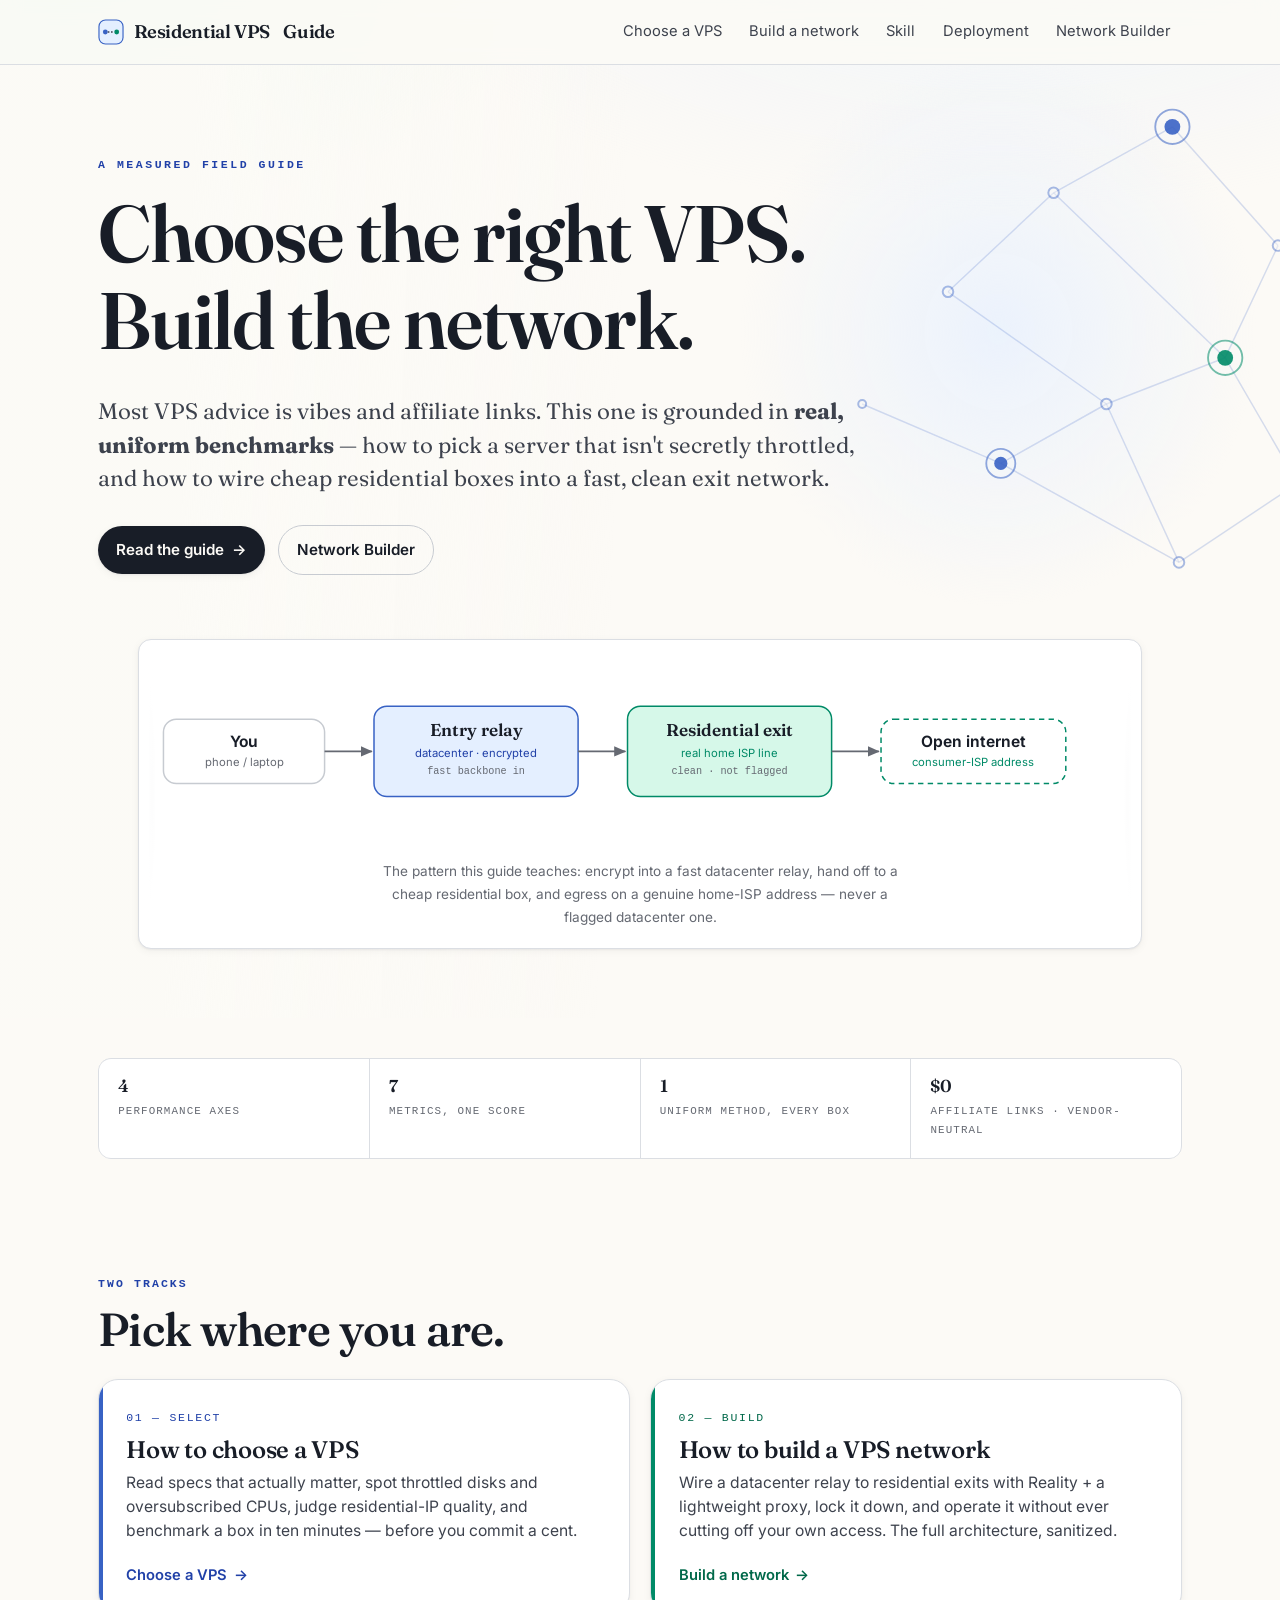
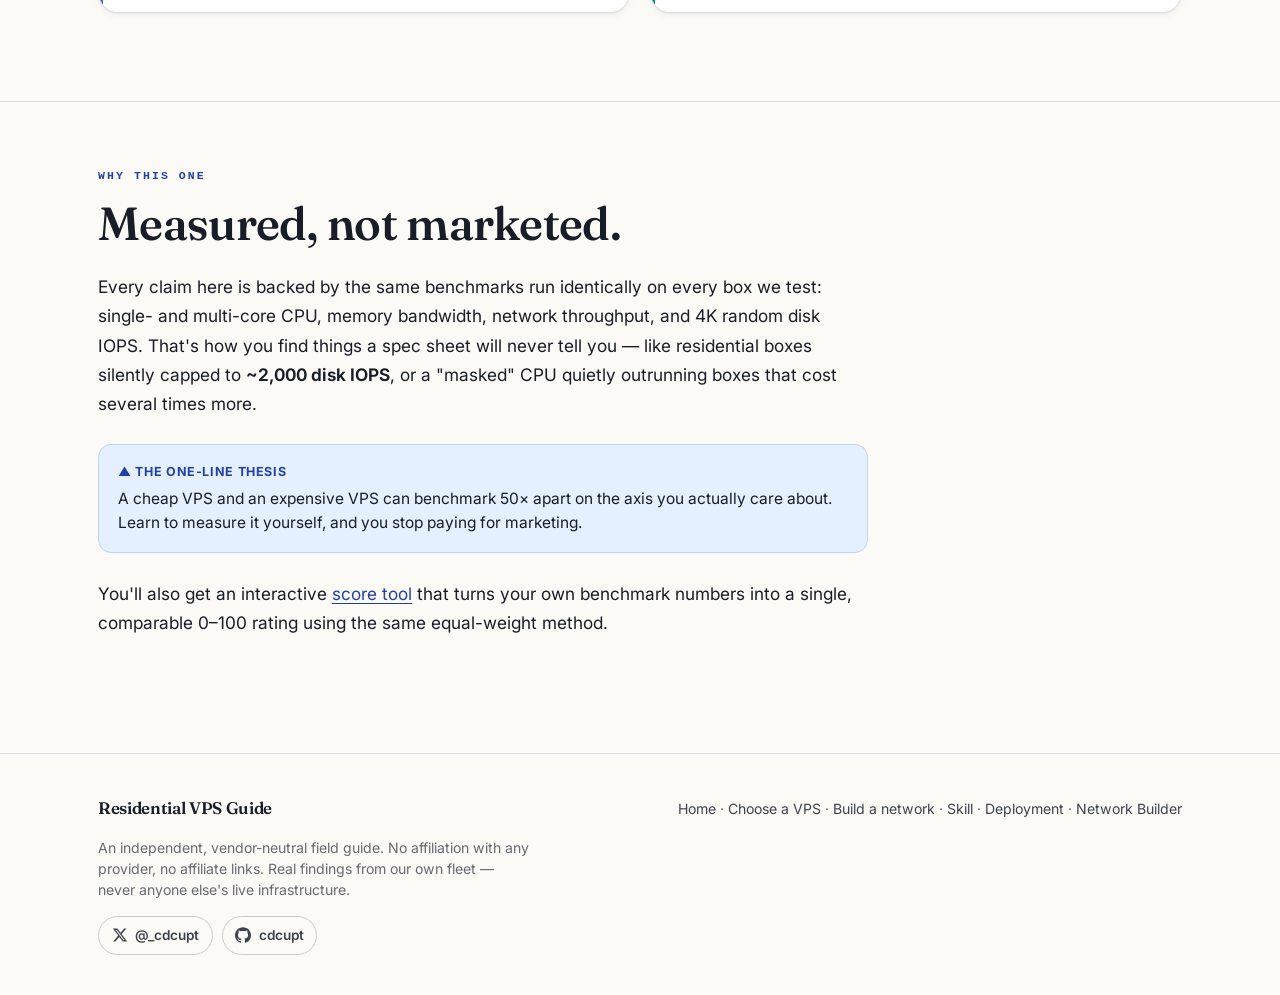
<file: index.html>
<!doctype html>
<html lang="en">
<head>
<meta charset="utf-8">
<meta name="viewport" content="width=device-width, initial-scale=1">
<title>Residential VPS Guide — choose a VPS, build a residential-exit network</title>
<meta name="description" content="A measured, data-driven field guide to choosing a VPS and building residential-exit VPN networks — grounded in real, uniform benchmarks.">
<link rel="preconnect" href="https://fonts.googleapis.com">
<link rel="preconnect" href="https://fonts.gstatic.com" crossorigin>
<link href="https://fonts.googleapis.com/css2?family=Fraunces:opsz,wght@9..144,380..600&family=Inter:wght@400..700&display=swap" rel="stylesheet">
<link rel="stylesheet" href="style.css">
</head>
<body>

<!-- ============ NAV ============ -->
<nav class="nav">
  <div class="wrap">
    <a class="brand" href="index.html">
      <svg class="mk" viewBox="0 0 32 32" fill="none" aria-hidden="true">
        <rect x="1.2" y="1.2" width="29.6" height="29.6" rx="8" fill="var(--accent-bg)" stroke="var(--accent)" stroke-width="1.4"/>
        <circle cx="9" cy="16" r="3" fill="var(--accent)"/>
        <circle cx="23" cy="16" r="3" fill="var(--exit)"/>
        <path d="M12 16 H20" stroke="var(--ink-2)" stroke-width="1.6" stroke-dasharray="2 2"/>
      </svg>
      Residential VPS<span class="g">&nbsp;Guide</span>
    </a>
    <div class="nav-links">
      <a href="choose.html"><span class="nl-full">Choose a VPS</span><span class="nl-short">Choose</span></a>
      <a href="build.html"><span class="nl-full">Build a network</span><span class="nl-short">Build</span></a>
      <a href="setup.html"><span class="nl-full">Skill</span><span class="nl-short">Skill</span></a>
      <a href="deployment.html"><span class="nl-full">Deployment</span><span class="nl-short">Deploy</span></a>
      <a href="tool.html"><span class="nl-full">Network Builder</span><span class="nl-short">Builder</span></a>
    </div>
  </div>
</nav>

<!-- ============ HERO ============ -->
<header class="hero">
  <div class="hero-bg" aria-hidden="true">
    <svg viewBox="0 0 640 480" fill="none">
      <g class="edges">
        <line class="edge" x1="520" y1="90" x2="430" y2="140"/>
        <line class="edge" x1="520" y1="90" x2="600" y2="180"/>
        <line class="edge" x1="430" y1="140" x2="350" y2="215"/>
        <line class="edge" x1="600" y1="180" x2="560" y2="265"/>
        <line class="edge" x1="560" y1="265" x2="470" y2="300"/>
        <line class="edge" x1="350" y1="215" x2="470" y2="300"/>
        <line class="edge" x1="470" y1="300" x2="390" y2="345"/>
        <line class="edge" x1="560" y1="265" x2="615" y2="360"/>
        <line class="edge" x1="390" y1="345" x2="285" y2="300"/>
        <line class="edge" x1="470" y1="300" x2="525" y2="420"/>
        <line class="edge" x1="390" y1="345" x2="525" y2="420"/>
        <line class="edge" x1="615" y1="360" x2="525" y2="420"/>
        <line class="edge" x1="430" y1="140" x2="560" y2="265"/>
      </g>
      <circle class="halo a pulse"    cx="520" cy="90"  r="13"/>
      <circle class="halo e pulse d2" cx="560" cy="265" r="13"/>
      <circle class="halo a pulse d3" cx="390" cy="345" r="11"/>
      <circle class="node"   cx="600" cy="180" r="4"/>
      <circle class="node"   cx="430" cy="140" r="4"/>
      <circle class="node"   cx="350" cy="215" r="4"/>
      <circle class="node"   cx="470" cy="300" r="4"/>
      <circle class="node"   cx="615" cy="360" r="4"/>
      <circle class="node"   cx="285" cy="300" r="3"/>
      <circle class="node"   cx="525" cy="420" r="4"/>
      <circle class="node a" cx="520" cy="90"  r="6"/>
      <circle class="node e" cx="560" cy="265" r="6"/>
      <circle class="node a" cx="390" cy="345" r="5"/>
    </svg>
  </div>
  <div class="wrap">
    <p class="eyebrow">A measured field guide</p>
    <h1>Choose the right VPS. Build the network.</h1>
    <p class="lede">Most VPS advice is vibes and affiliate links. This one is grounded in <strong>real, uniform benchmarks</strong> — how to pick a server that isn't secretly throttled, and how to wire cheap residential boxes into a fast, clean exit network.</p>
    <div class="hero-cta">
      <a class="btn btn-primary" href="choose.html">Read the guide <span class="arr">→</span></a>
      <a class="btn btn-ghost" href="tool.html">Network Builder</a>
    </div>

    <figure class="hero-figure">
      <svg viewBox="0 0 900 172" role="img" aria-label="Traffic flows from you, through an entry relay, to a residential exit, then out to the open internet on a real consumer-ISP address." style="width:100%;min-width:520px;height:auto">
        <defs>
          <marker id="a" markerWidth="9" markerHeight="9" refX="6.5" refY="3" orient="auto">
            <path d="M0,0 L7,3 L0,6 Z" fill="oklch(52% .015 265)"/>
          </marker>
        </defs>
        <rect x="6" y="56" width="150" height="60" rx="12" fill="var(--card)" stroke="var(--line-2)" stroke-width="1.4"/>
        <text x="81" y="82" text-anchor="middle" font-family="Inter,sans-serif" font-size="14.5" font-weight="650" fill="var(--ink)">You</text>
        <text x="81" y="100" text-anchor="middle" font-family="Inter,sans-serif" font-size="10.5" fill="var(--ink-soft)">phone / laptop</text>
        <line x1="156" y1="86" x2="200" y2="86" stroke="oklch(52% .015 265)" stroke-width="1.6" marker-end="url(#a)"/>

        <rect x="202" y="44" width="190" height="84" rx="12" fill="var(--accent-bg)" stroke="var(--accent)" stroke-width="1.4"/>
        <text x="297" y="72" text-anchor="middle" font-family="Fraunces,serif" font-size="16" font-weight="600" fill="var(--ink)">Entry relay</text>
        <text x="297" y="91" text-anchor="middle" font-family="Inter,sans-serif" font-size="10.5" fill="var(--accent-ink)">datacenter · encrypted</text>
        <text x="297" y="107" text-anchor="middle" font-family="ui-monospace,monospace" font-size="9.5" fill="var(--ink-soft)">fast backbone in</text>
        <line x1="392" y1="86" x2="436" y2="86" stroke="oklch(52% .015 265)" stroke-width="1.6" marker-end="url(#a)"/>

        <rect x="438" y="44" width="190" height="84" rx="12" fill="var(--exit-bg)" stroke="var(--exit)" stroke-width="1.4"/>
        <text x="533" y="72" text-anchor="middle" font-family="Fraunces,serif" font-size="16" font-weight="600" fill="var(--ink)">Residential exit</text>
        <text x="533" y="91" text-anchor="middle" font-family="Inter,sans-serif" font-size="10.5" fill="var(--exit)">real home ISP line</text>
        <text x="533" y="107" text-anchor="middle" font-family="ui-monospace,monospace" font-size="9.5" fill="var(--ink-soft)">clean · not flagged</text>
        <line x1="628" y1="86" x2="672" y2="86" stroke="oklch(52% .015 265)" stroke-width="1.6" marker-end="url(#a)"/>

        <rect x="674" y="56" width="172" height="60" rx="12" fill="var(--card)" stroke="var(--exit)" stroke-width="1.4" stroke-dasharray="5 4"/>
        <text x="760" y="82" text-anchor="middle" font-family="Inter,sans-serif" font-size="14.5" font-weight="650" fill="var(--ink)">Open internet</text>
        <text x="760" y="100" text-anchor="middle" font-family="Inter,sans-serif" font-size="10.5" fill="var(--exit)">consumer-ISP address</text>
      </svg>
      <figcaption class="prose" style="margin:1rem auto 0;text-align:center;color:var(--ink-soft);font-size:.85rem;max-width:60ch">The pattern this guide teaches: encrypt into a fast datacenter relay, hand off to a cheap residential box, and egress on a genuine home-ISP address — never a flagged datacenter one.</figcaption>
    </figure>
  </div>
</header>

<!-- ============ STAT STRIP ============ -->
<div class="wrap">
  <div class="stats">
    <div class="s"><div class="v">4</div><div class="k">performance axes</div></div>
    <div class="s"><div class="v">7</div><div class="k">metrics, one score</div></div>
    <div class="s"><div class="v">1</div><div class="k">uniform method, every box</div></div>
    <div class="s"><div class="v">$0</div><div class="k">affiliate links · vendor-neutral</div></div>
  </div>
</div>

<!-- ============ TRACKS ============ -->
<section class="section">
  <div class="wrap">
    <p class="kicker">Two tracks</p>
    <h2 class="narrow">Pick where you are.</h2>
    <div class="tracks">
      <a class="track" href="choose.html">
        <span class="edge" aria-hidden="true"></span>
        <span class="num">01 — SELECT</span>
        <h3>How to choose a VPS</h3>
        <p>Read specs that actually matter, spot throttled disks and oversubscribed CPUs, judge residential-IP quality, and benchmark a box in ten minutes — before you commit a cent.</p>
        <span class="go">Choose a VPS <span class="arr">→</span></span>
      </a>
      <a class="track exit" href="build.html">
        <span class="edge" aria-hidden="true"></span>
        <span class="num">02 — BUILD</span>
        <h3>How to build a VPS network</h3>
        <p>Wire a datacenter relay to residential exits with Reality + a lightweight proxy, lock it down, and operate it without ever cutting off your own access. The full architecture, sanitized.</p>
        <span class="go">Build a network <span class="arr">→</span></span>
      </a>
    </div>
  </div>
</section>

<!-- ============ WHY DIFFERENT ============ -->
<section class="section">
  <div class="wrap">
    <div class="prose">
    <p class="kicker">Why this one</p>
    <h2>Measured, not marketed.</h2>
    <p>Every claim here is backed by the same benchmarks run identically on every box we test: single- and multi-core CPU, memory bandwidth, network throughput, and 4K random disk IOPS. That's how you find things a spec sheet will never tell you — like residential boxes silently capped to <strong>~2,000 disk IOPS</strong>, or a "masked" CPU quietly outrunning boxes that cost several times more.</p>
    <div class="callout tip">
      <div class="ct">▲ The one-line thesis</div>
      A cheap VPS and an expensive VPS can benchmark 50× apart on the axis you actually care about. Learn to measure it yourself, and you stop paying for marketing.
    </div>
    <p>You'll also get an interactive <a href="tool.html">score tool</a> that turns your own benchmark numbers into a single, comparable 0–100 rating using the same equal-weight method.</p>
    </div>
  </div>
</section>

<!-- ============ FOOTER ============ -->
<footer class="footer">
  <div class="wrap">
    <div>
      <div class="brand" style="font-size:1.05rem;margin-bottom:.5rem">Residential VPS Guide</div>
      <p class="disc">An independent, vendor-neutral field guide. No affiliation with any provider, no affiliate links. Real findings from our own fleet — never anyone else's live infrastructure.</p>
      <div class="social">
        <a href="https://x.com/_cdcupt" target="_blank" rel="noopener me" aria-label="X — @_cdcupt"><svg viewBox="0 0 24 24" aria-hidden="true"><path d="M18.244 2.25h3.308l-7.227 8.26 8.502 11.24H16.17l-5.214-6.817L4.99 21.75H1.68l7.73-8.835L1.254 2.25H8.08l4.713 6.231zm-1.161 17.52h1.833L7.084 4.126H5.117z"/></svg>@_cdcupt</a>
        <a href="https://github.com/cdcupt" target="_blank" rel="noopener me" aria-label="GitHub — cdcupt"><svg viewBox="0 0 24 24" aria-hidden="true"><path d="M12 .297c-6.63 0-12 5.373-12 12 0 5.303 3.438 9.8 8.205 11.385.6.113.82-.258.82-.577 0-.285-.01-1.04-.015-2.04-3.338.724-4.042-1.61-4.042-1.61C4.422 18.07 3.633 17.7 3.633 17.7c-1.087-.744.084-.729.084-.729 1.205.084 1.838 1.236 1.838 1.236 1.07 1.835 2.809 1.305 3.495.998.108-.776.417-1.305.76-1.605-2.665-.3-5.466-1.332-5.466-5.93 0-1.31.465-2.38 1.235-3.22-.135-.303-.54-1.523.105-3.176 0 0 1.005-.322 3.3 1.23.96-.267 1.98-.399 3-.405 1.02.006 2.04.138 3 .405 2.28-1.552 3.285-1.23 3.285-1.23.645 1.653.24 2.873.12 3.176.765.84 1.23 1.91 1.23 3.22 0 4.61-2.805 5.625-5.475 5.92.42.36.81 1.096.81 2.22 0 1.606-.015 2.896-.015 3.286 0 .315.21.69.825.57C20.565 22.092 24 17.592 24 12.297c0-6.627-5.373-12-12-12"/></svg>cdcupt</a>
      </div>
    </div>
    <nav aria-label="Footer">
      <a href="index.html">Home</a> · <a href="choose.html">Choose a VPS</a> · <a href="build.html">Build a network</a> · <a href="setup.html">Skill</a> · <a href="deployment.html">Deployment</a> · <a href="tool.html">Network Builder</a>
    </nav>
  </div>
</footer>

</body>
</html>
</file>
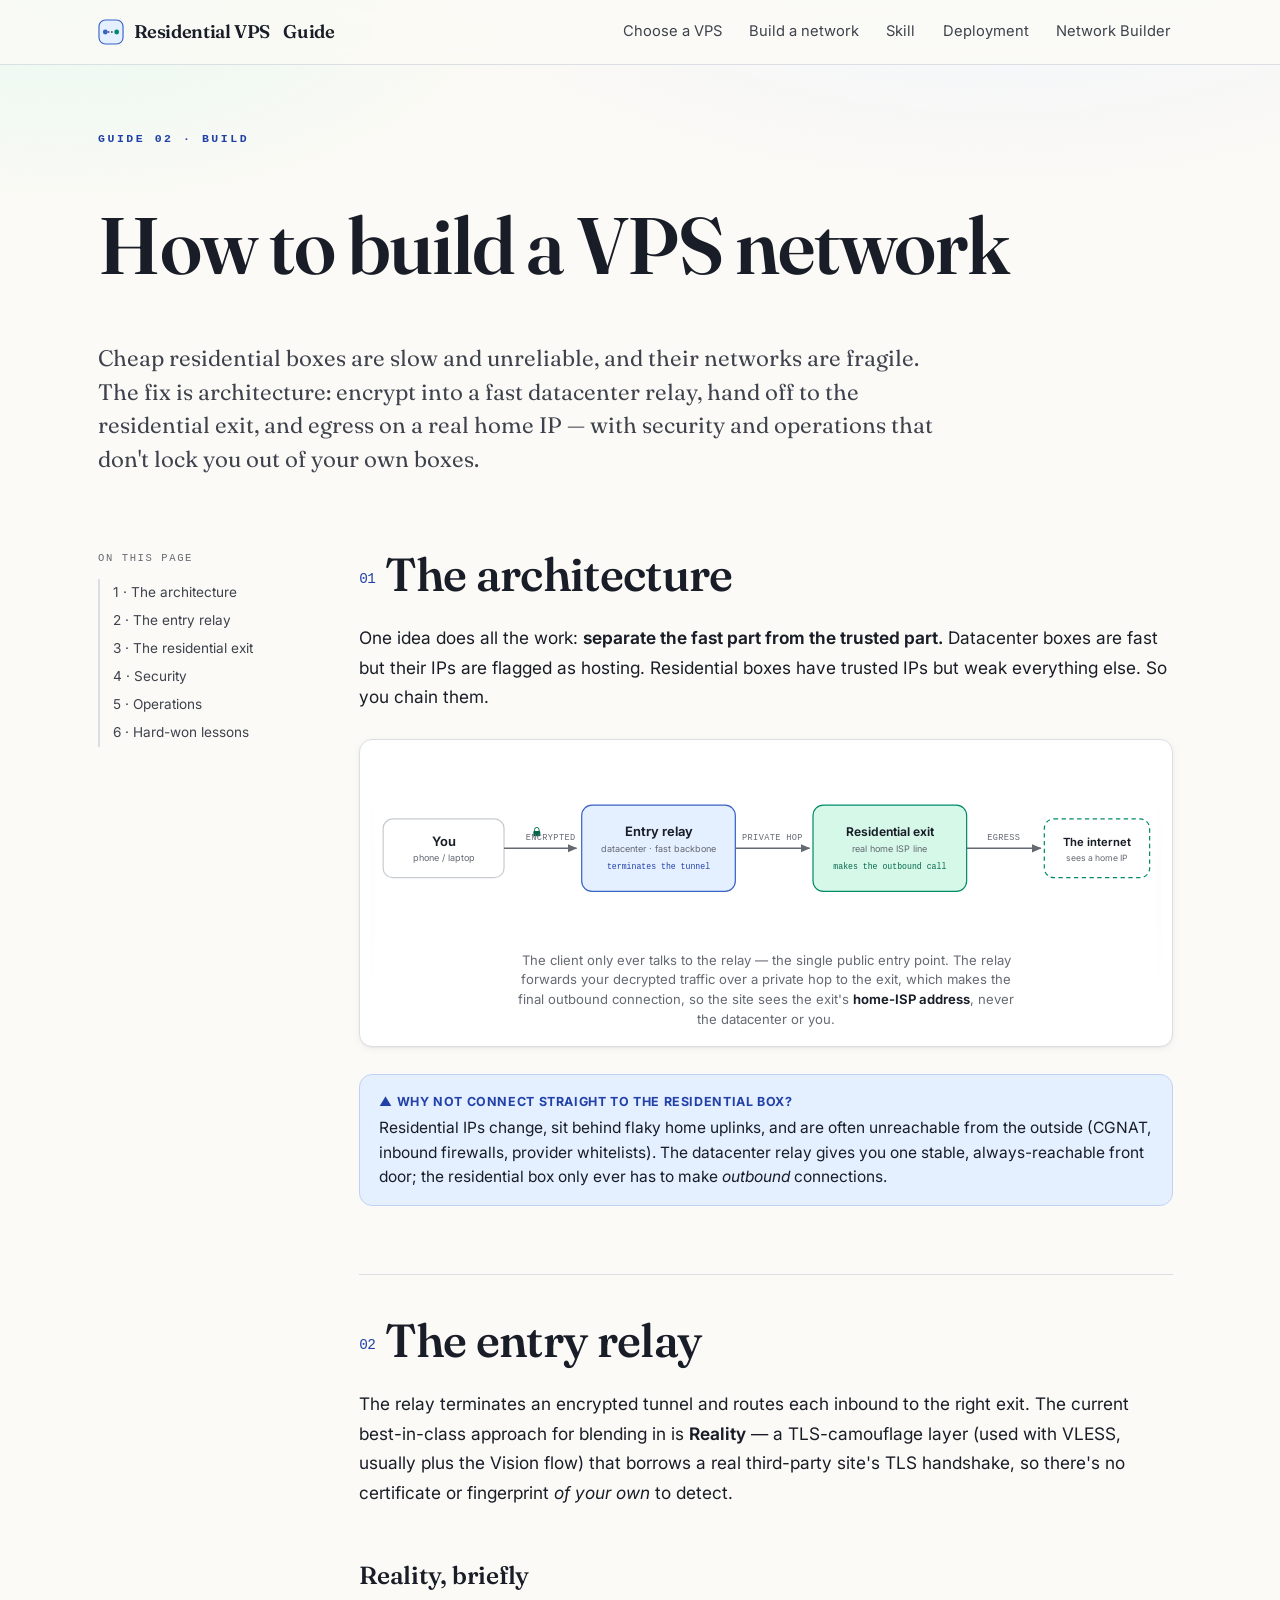
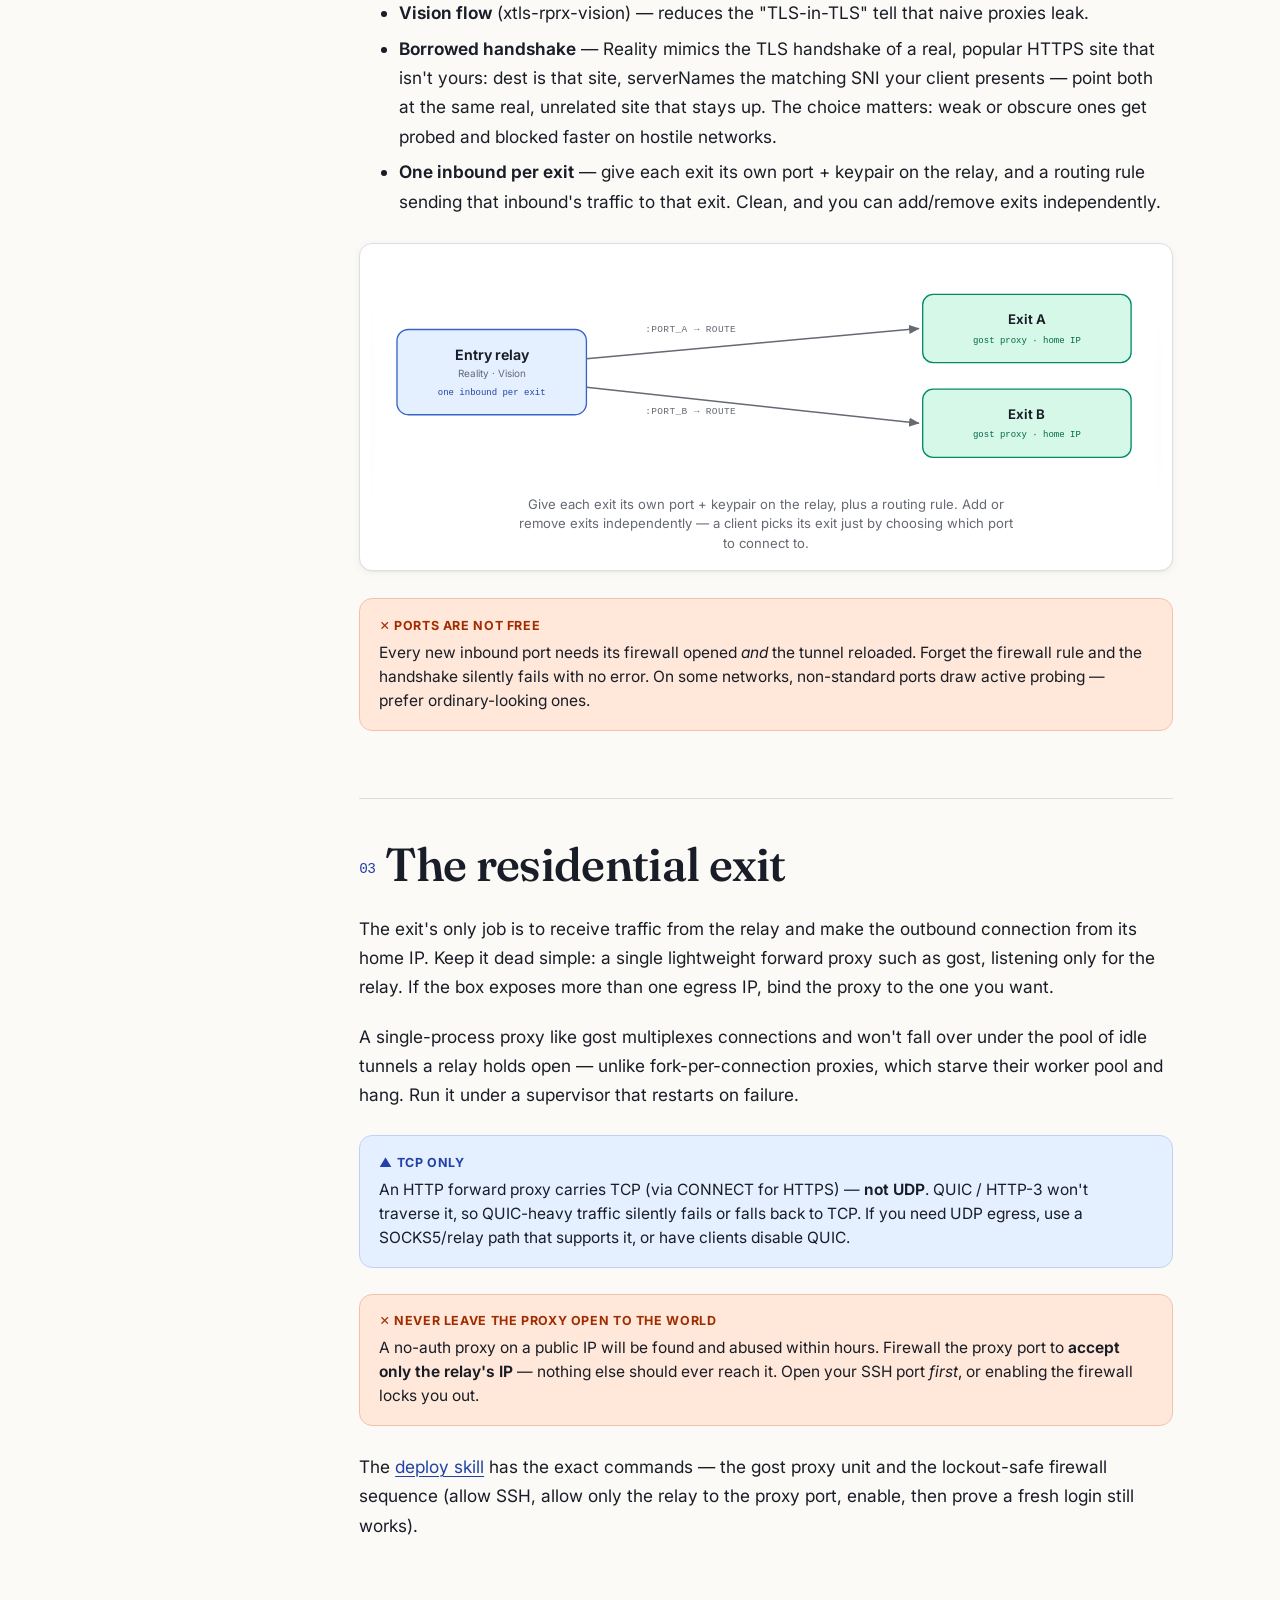
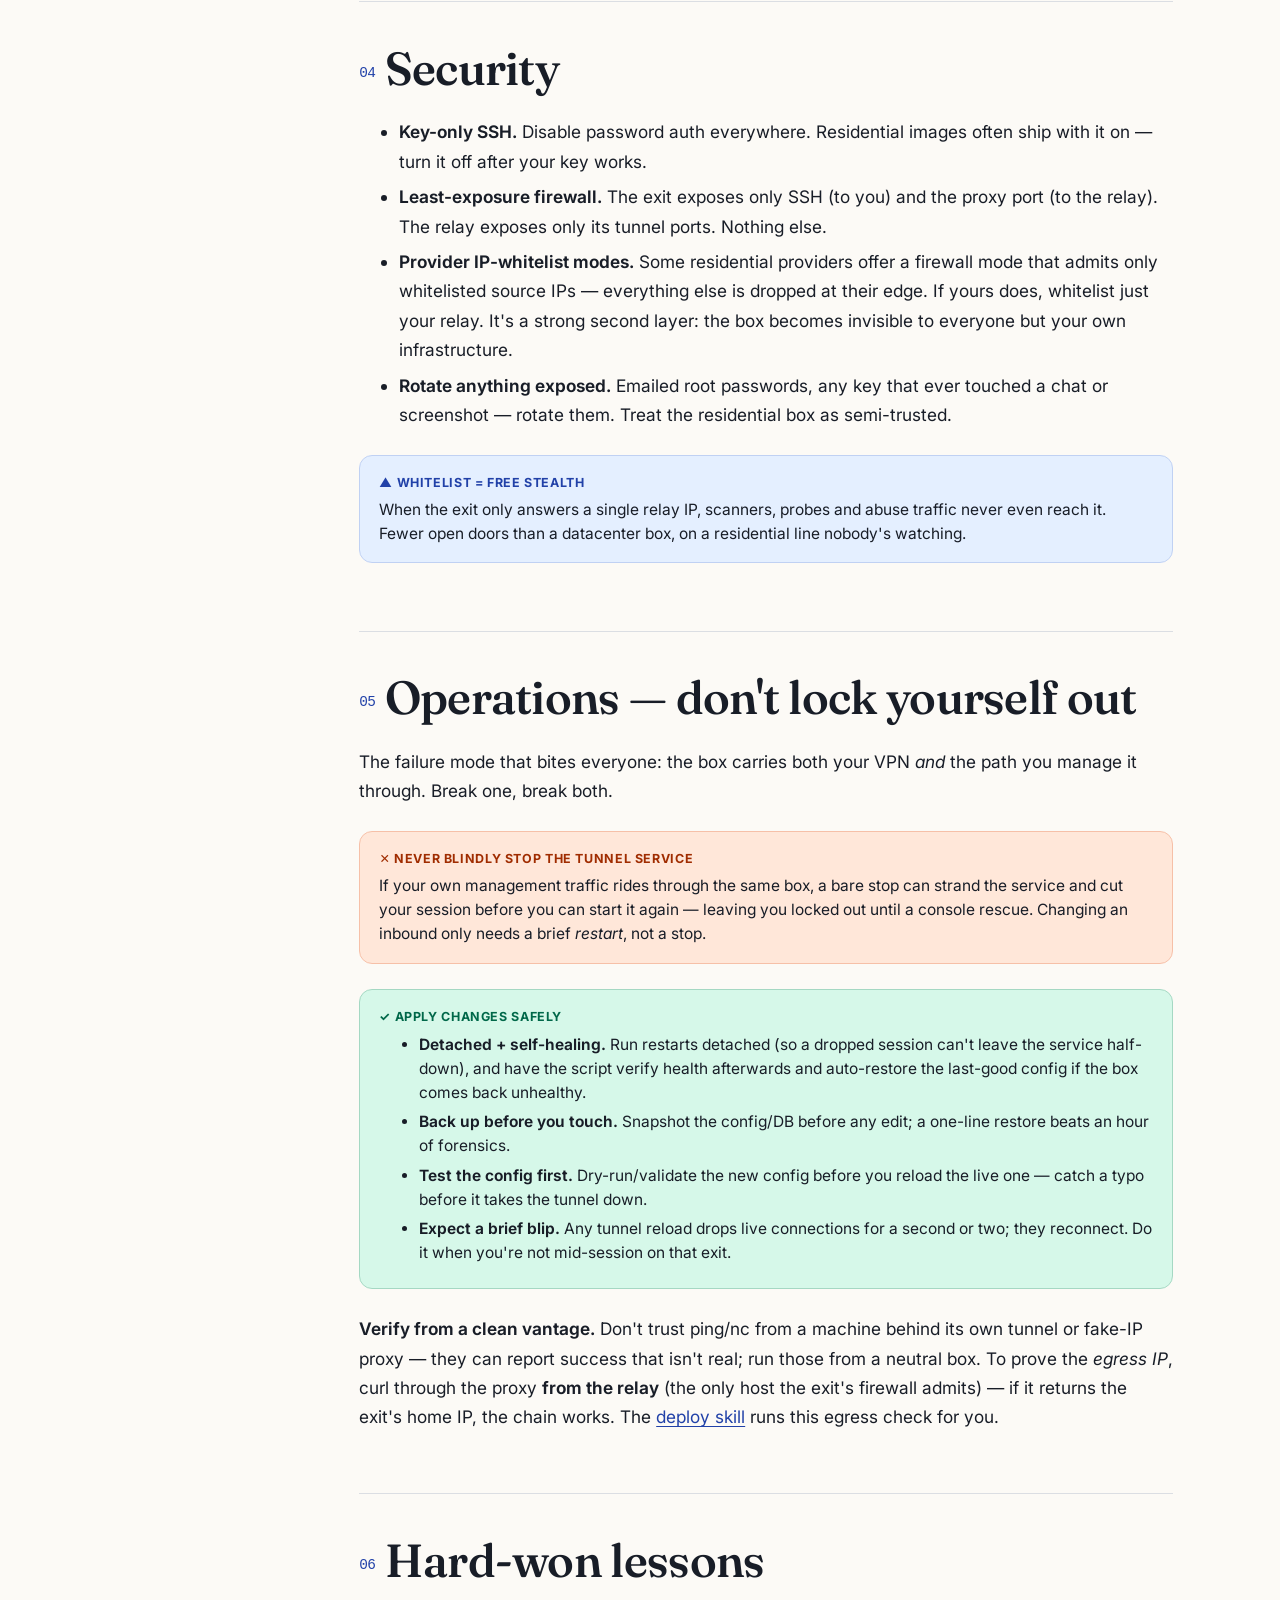
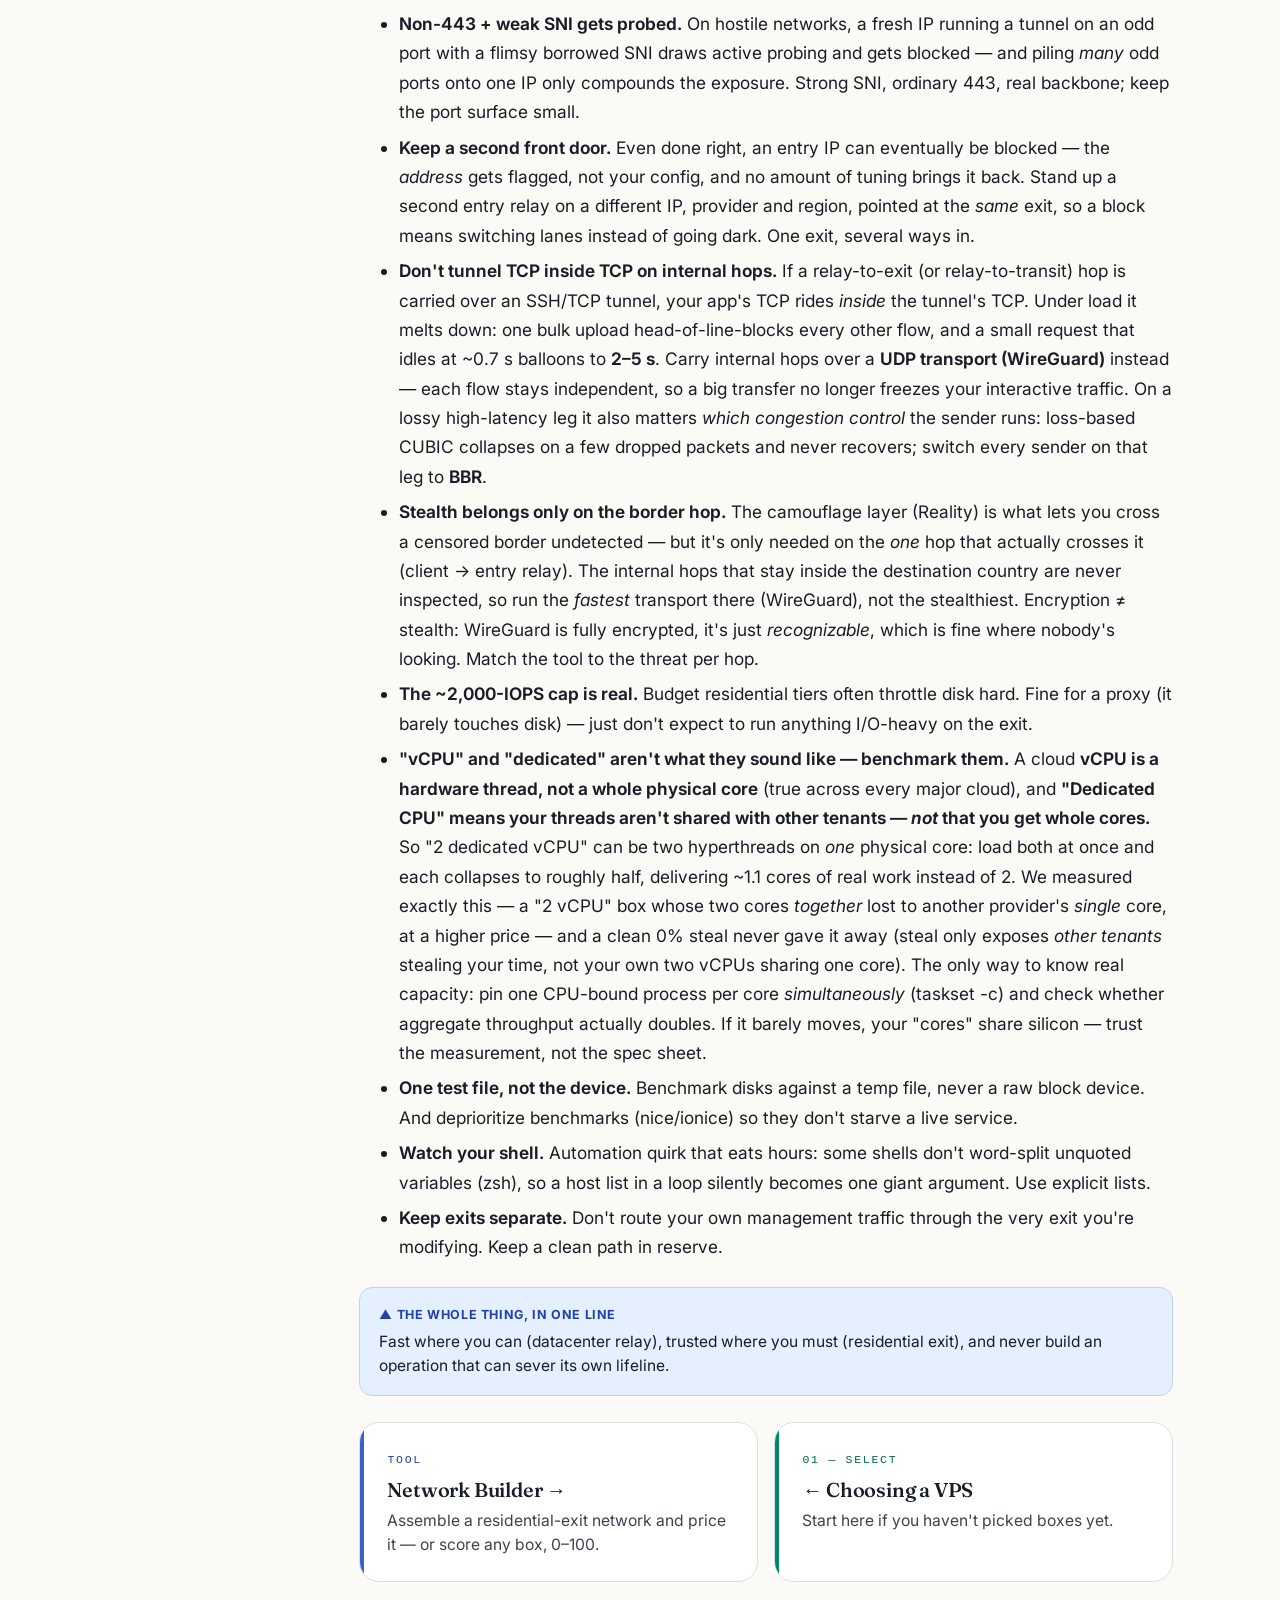
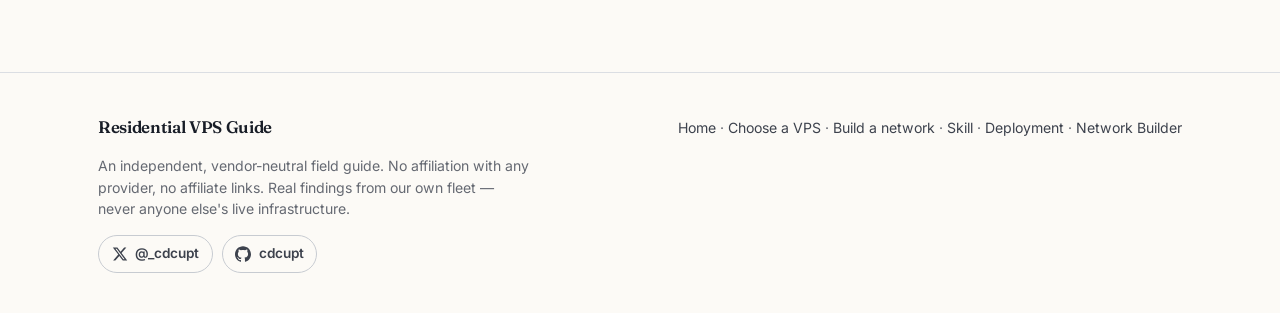
<file: build.html>
<!doctype html>
<html lang="en">
<head>
<meta charset="utf-8">
<meta name="viewport" content="width=device-width, initial-scale=1">
<title>How to build a VPS network — Residential VPS Guide</title>
<meta name="description" content="Chain a fast datacenter relay to cheap residential exits with an encrypted tunnel, lock it down, and operate it without ever cutting off your own access.">
<link rel="preconnect" href="https://fonts.googleapis.com">
<link rel="preconnect" href="https://fonts.gstatic.com" crossorigin>
<link href="https://fonts.googleapis.com/css2?family=Fraunces:opsz,wght@9..144,380..600&family=Inter:wght@400..700&display=swap" rel="stylesheet">
<link rel="stylesheet" href="style.css">
</head>
<body>

<nav class="nav">
  <div class="wrap">
    <a class="brand" href="index.html">
      <svg class="mk" viewBox="0 0 32 32" fill="none" aria-hidden="true">
        <rect x="1.2" y="1.2" width="29.6" height="29.6" rx="8" fill="var(--accent-bg)" stroke="var(--accent)" stroke-width="1.4"/>
        <circle cx="9" cy="16" r="3" fill="var(--accent)"/><circle cx="23" cy="16" r="3" fill="var(--exit)"/>
        <path d="M12 16 H20" stroke="var(--ink-2)" stroke-width="1.6" stroke-dasharray="2 2"/>
      </svg>
      Residential VPS<span class="g">&nbsp;Guide</span>
    </a>
    <div class="nav-links">
      <a href="choose.html"><span class="nl-full">Choose a VPS</span><span class="nl-short">Choose</span></a>
      <a href="build.html" aria-current="page"><span class="nl-full">Build a network</span><span class="nl-short">Build</span></a>
      <a href="setup.html"><span class="nl-full">Skill</span><span class="nl-short">Skill</span></a>
      <a href="deployment.html"><span class="nl-full">Deployment</span><span class="nl-short">Deploy</span></a>
      <a href="tool.html"><span class="nl-full">Network Builder</span><span class="nl-short">Builder</span></a>
    </div>
  </div>
</nav>

<header class="guide-hero">
  <div class="wrap">
    <p class="eyebrow">Guide 02 · Build</p>
    <h1>How to build a VPS network</h1>
    <p class="lede">Cheap residential boxes are slow and unreliable, and their networks are fragile. The fix is architecture: encrypt into a fast datacenter relay, hand off to the residential exit, and egress on a real home IP — with security and operations that don't lock you out of your own boxes.</p>
  </div>
</header>

<div class="wrap">
  <div class="guide">
    <aside class="toc" aria-label="On this page">
      <div class="tt">On this page</div>
      <a href="#arch">1 · The architecture</a>
      <a href="#relay">2 · The entry relay</a>
      <a href="#exit">3 · The residential exit</a>
      <a href="#security">4 · Security</a>
      <a href="#ops">5 · Operations</a>
      <a href="#lessons">6 · Hard-won lessons</a>
    </aside>

    <div class="gbody prose">

      <section id="arch">
        <h2><span class="n">01</span>The architecture</h2>
        <p>One idea does all the work: <strong>separate the fast part from the trusted part.</strong> Datacenter boxes are fast but their IPs are flagged as hosting. Residential boxes have trusted IPs but weak everything else. So you chain them.</p>
        <figure class="fig">
          <svg viewBox="0 0 900 200" style="width:100%;min-width:660px" role="img" aria-label="Your client encrypts into a datacenter entry relay, which forwards over a private hop to a residential exit, which egresses on a real home-ISP IP.">
            <defs><marker id="ah" markerWidth="9" markerHeight="9" refX="6.5" refY="3" orient="auto"><path d="M0,0 L7,3 L0,6 Z" fill="var(--ink-soft)"/></marker></defs>
            <rect class="dg-box"      x="6"   y="66" width="140" height="68"  rx="11"/>
            <rect class="dg-box a"    x="236" y="50" width="178" height="100" rx="12"/>
            <rect class="dg-box e"    x="504" y="50" width="178" height="100" rx="12"/>
            <rect class="dg-box dash" x="772" y="66" width="122" height="68"  rx="11"/>
            <line class="dg-arw" x1="146" y1="100" x2="230" y2="100" marker-end="url(#ah)"/>
            <line class="dg-arw" x1="414" y1="100" x2="500" y2="100" marker-end="url(#ah)"/>
            <line class="dg-arw" x1="682" y1="100" x2="768" y2="100" marker-end="url(#ah)"/>
            <g transform="translate(180,80)"><rect x="0" y="0" width="8" height="6" rx="1" fill="var(--exit-ink)"/><path d="M1.4 0 v-1.6 a2.6 2.6 0 0 1 5.2 0 V0" fill="none" stroke="var(--exit-ink)" stroke-width="1.1"/></g>
            <text class="dg-lbl" x="200" y="90" text-anchor="middle">encrypted</text>
            <text class="dg-lbl" x="457" y="90" text-anchor="middle">private hop</text>
            <text class="dg-lbl" x="725" y="90" text-anchor="middle">egress</text>
            <text class="dg-t"  x="76"  y="97"  text-anchor="middle" font-size="15">You</text>
            <text class="dg-s"  x="76"  y="115" text-anchor="middle" font-size="10.5">phone / laptop</text>
            <text class="dg-t"  x="325" y="86"  text-anchor="middle" font-size="15">Entry relay</text>
            <text class="dg-s"  x="325" y="104" text-anchor="middle" font-size="10.5">datacenter · fast backbone</text>
            <text class="dg-m"  x="325" y="124" text-anchor="middle" font-size="9.5">terminates the tunnel</text>
            <text class="dg-t"  x="593" y="86"  text-anchor="middle" font-size="14">Residential exit</text>
            <text class="dg-s"  x="593" y="104" text-anchor="middle" font-size="10.5">real home ISP line</text>
            <text class="dg-me" x="593" y="124" text-anchor="middle" font-size="9.5">makes the outbound call</text>
            <text class="dg-t"  x="833" y="97"  text-anchor="middle" font-size="13">The internet</text>
            <text class="dg-s"  x="833" y="115" text-anchor="middle" font-size="10">sees a home IP</text>
          </svg>
          <figcaption>The client only ever talks to the relay — the single public entry point. The relay forwards your decrypted traffic over a private hop to the exit, which makes the final outbound connection, so the site sees the exit's <strong>home-ISP address</strong>, never the datacenter or you.</figcaption>
        </figure>
        <div class="callout tip">
          <div class="ct">▲ Why not connect straight to the residential box?</div>
          Residential IPs change, sit behind flaky home uplinks, and are often unreachable from the outside (CGNAT, inbound firewalls, provider whitelists). The datacenter relay gives you one stable, always-reachable front door; the residential box only ever has to make <em>outbound</em> connections.
        </div>
      </section>

      <section id="relay">
        <h2><span class="n">02</span>The entry relay</h2>
        <p>The relay terminates an encrypted tunnel and routes each inbound to the right exit. The current best-in-class approach for blending in is <strong>Reality</strong> — a TLS-camouflage layer (used with VLESS, usually plus the Vision flow) that borrows a real third-party site's TLS handshake, so there's no certificate or fingerprint <em>of your own</em> to detect.</p>
        <h3>Reality, briefly</h3>
        <ul>
          <li><strong>Vision flow</strong> (<span class="mono">xtls-rprx-vision</span>) — reduces the "TLS-in-TLS" tell that naive proxies leak.</li>
          <li><strong>Borrowed handshake</strong> — Reality mimics the TLS handshake of a real, popular HTTPS site that isn't yours: <span class="mono">dest</span> is that site, <span class="mono">serverNames</span> the matching SNI your client presents — point both at the same real, unrelated site that stays up. The choice matters: weak or obscure ones get probed and blocked faster on hostile networks.</li>
          <li><strong>One inbound per exit</strong> — give each exit its own port + keypair on the relay, and a routing rule sending that inbound's traffic to that exit. Clean, and you can add/remove exits independently.</li>
        </ul>
        <figure class="fig">
          <svg viewBox="0 0 820 224" style="width:100%;min-width:560px" role="img" aria-label="One Reality inbound per exit: the relay routes each port to its own residential exit proxy.">
            <defs><marker id="ah2" markerWidth="9" markerHeight="9" refX="6.5" refY="3" orient="auto"><path d="M0,0 L7,3 L0,6 Z" fill="var(--ink-soft)"/></marker></defs>
            <rect class="dg-box a" x="20" y="67" width="200" height="90" rx="12"/>
            <text class="dg-t" x="120" y="99"  text-anchor="middle" font-size="15">Entry relay</text>
            <text class="dg-s" x="120" y="117" text-anchor="middle" font-size="10.5">Reality · Vision</text>
            <text class="dg-m" x="120" y="136" text-anchor="middle" font-size="9.5">one inbound per exit</text>
            <line class="dg-arw" x1="220" y1="98"  x2="571" y2="66"  marker-end="url(#ah2)"/>
            <line class="dg-arw" x1="220" y1="128" x2="571" y2="166" marker-end="url(#ah2)"/>
            <text class="dg-lbl" x="330" y="70"  text-anchor="middle">:PORT_A → route</text>
            <text class="dg-lbl" x="330" y="156" text-anchor="middle">:PORT_B → route</text>
            <rect class="dg-box e" x="575" y="30"  width="220" height="72" rx="11"/>
            <text class="dg-t"  x="685" y="61" text-anchor="middle" font-size="14">Exit A</text>
            <text class="dg-me" x="685" y="81" text-anchor="middle" font-size="9.5">gost proxy · home IP</text>
            <rect class="dg-box e" x="575" y="130" width="220" height="72" rx="11"/>
            <text class="dg-t"  x="685" y="161" text-anchor="middle" font-size="14">Exit B</text>
            <text class="dg-me" x="685" y="181" text-anchor="middle" font-size="9.5">gost proxy · home IP</text>
          </svg>
          <figcaption>Give each exit its own port + keypair on the relay, plus a routing rule. Add or remove exits independently — a client picks its exit just by choosing which port to connect to.</figcaption>
        </figure>
        <div class="callout dont">
          <div class="ct">✕ Ports are not free</div>
          Every new inbound port needs its firewall opened <em>and</em> the tunnel reloaded. Forget the firewall rule and the handshake silently fails with no error. On some networks, non-standard ports draw active probing — prefer ordinary-looking ones.
        </div>
      </section>

      <section id="exit">
        <h2><span class="n">03</span>The residential exit</h2>
        <p>The exit's only job is to receive traffic from the relay and make the outbound connection from its home IP. Keep it dead simple: a single lightweight forward proxy such as <span class="mono">gost</span>, listening only for the relay. If the box exposes more than one egress IP, bind the proxy to the one you want.</p>
        <p>A single-process proxy like <span class="mono">gost</span> multiplexes connections and won't fall over under the pool of idle tunnels a relay holds open — unlike fork-per-connection proxies, which starve their worker pool and hang. Run it under a supervisor that restarts on failure.</p>
        <div class="callout tip">
          <div class="ct">▲ TCP only</div>
          An HTTP forward proxy carries TCP (via <span class="mono">CONNECT</span> for HTTPS) — <strong>not UDP</strong>. QUIC / HTTP-3 won't traverse it, so QUIC-heavy traffic silently fails or falls back to TCP. If you need UDP egress, use a SOCKS5/relay path that supports it, or have clients disable QUIC.
        </div>
        <div class="callout dont">
          <div class="ct">✕ Never leave the proxy open to the world</div>
          A no-auth proxy on a public IP will be found and abused within hours. Firewall the proxy port to <strong>accept only the relay's IP</strong> — nothing else should ever reach it. Open your SSH port <em>first</em>, or enabling the firewall locks you out.
        </div>
        <p>The <a href="setup.html">deploy skill</a> has the exact commands — the <span class="mono">gost</span> proxy unit and the lockout-safe firewall sequence (allow SSH, allow only the relay to the proxy port, enable, then prove a fresh login still works).</p>
      </section>

      <section id="security">
        <h2><span class="n">04</span>Security</h2>
        <ul>
          <li><strong>Key-only SSH.</strong> Disable password auth everywhere. Residential images often ship with it on — turn it off after your key works.</li>
          <li><strong>Least-exposure firewall.</strong> The exit exposes only SSH (to you) and the proxy port (to the relay). The relay exposes only its tunnel ports. Nothing else.</li>
          <li><strong>Provider IP-whitelist modes.</strong> Some residential providers offer a firewall mode that admits only whitelisted source IPs — everything else is dropped at their edge. If yours does, whitelist just your relay. It's a strong second layer: the box becomes invisible to everyone but your own infrastructure.</li>
          <li><strong>Rotate anything exposed.</strong> Emailed root passwords, any key that ever touched a chat or screenshot — rotate them. Treat the residential box as semi-trusted.</li>
        </ul>
        <div class="callout tip">
          <div class="ct">▲ Whitelist = free stealth</div>
          When the exit only answers a single relay IP, scanners, probes and abuse traffic never even reach it. Fewer open doors than a datacenter box, on a residential line nobody's watching.
        </div>
      </section>

      <section id="ops">
        <h2><span class="n">05</span>Operations — don't lock yourself out</h2>
        <p>The failure mode that bites everyone: the box carries both your VPN <em>and</em> the path you manage it through. Break one, break both.</p>
        <div class="callout dont">
          <div class="ct">✕ Never blindly stop the tunnel service</div>
          If your own management traffic rides through the same box, a bare <span class="mono">stop</span> can strand the service and cut your session before you can start it again — leaving you locked out until a console rescue. Changing an inbound only needs a brief <em>restart</em>, not a stop.
        </div>
        <div class="callout do">
          <div class="ct">✓ Apply changes safely</div>
          <ul style="margin:.4rem 0 0">
            <li><strong>Detached + self-healing.</strong> Run restarts detached (so a dropped session can't leave the service half-down), and have the script verify health afterwards and auto-restore the last-good config if the box comes back unhealthy.</li>
            <li><strong>Back up before you touch.</strong> Snapshot the config/DB before any edit; a one-line restore beats an hour of forensics.</li>
            <li><strong>Test the config first.</strong> Dry-run/validate the new config before you reload the live one — catch a typo before it takes the tunnel down.</li>
            <li><strong>Expect a brief blip.</strong> Any tunnel reload drops live connections for a second or two; they reconnect. Do it when you're not mid-session on that exit.</li>
          </ul>
        </div>
        <p><strong>Verify from a clean vantage.</strong> Don't trust <span class="mono">ping</span>/<span class="mono">nc</span> from a machine behind its own tunnel or fake-IP proxy — they can report success that isn't real; run those from a neutral box. To prove the <em>egress IP</em>, curl through the proxy <strong>from the relay</strong> (the only host the exit's firewall admits) — if it returns the exit's home IP, the chain works. The <a href="setup.html">deploy skill</a> runs this egress check for you.</p>
      </section>

      <section id="lessons">
        <h2><span class="n">06</span>Hard-won lessons</h2>
        <ul>
          <li><strong>Non-443 + weak SNI gets probed.</strong> On hostile networks, a fresh IP running a tunnel on an odd port with a flimsy borrowed SNI draws active probing and gets blocked — and piling <em>many</em> odd ports onto one IP only compounds the exposure. Strong SNI, ordinary 443, real backbone; keep the port surface small.</li>
          <li><strong>Keep a second front door.</strong> Even done right, an entry IP can eventually be blocked — the <em>address</em> gets flagged, not your config, and no amount of tuning brings it back. Stand up a second entry relay on a different IP, provider and region, pointed at the <em>same</em> exit, so a block means switching lanes instead of going dark. One exit, several ways in.</li>
          <li><strong>Don't tunnel TCP inside TCP on internal hops.</strong> If a relay-to-exit (or relay-to-transit) hop is carried over an <span class="mono">SSH</span>/TCP tunnel, your app's TCP rides <em>inside</em> the tunnel's TCP. Under load it melts down: one bulk upload head-of-line-blocks every other flow, and a small request that idles at ~0.7&nbsp;s balloons to <strong>2–5&nbsp;s</strong>. Carry internal hops over a <strong>UDP transport (WireGuard)</strong> instead — each flow stays independent, so a big transfer no longer freezes your interactive traffic. On a lossy high-latency leg it also matters <em>which congestion control</em> the sender runs: loss-based <span class="mono">CUBIC</span> collapses on a few dropped packets and never recovers; switch every sender on that leg to <strong>BBR</strong>.</li>
          <li><strong>Stealth belongs only on the border hop.</strong> The camouflage layer (Reality) is what lets you cross a censored border undetected — but it's only needed on the <em>one</em> hop that actually crosses it (client → entry relay). The internal hops that stay inside the destination country are never inspected, so run the <em>fastest</em> transport there (WireGuard), not the stealthiest. Encryption ≠ stealth: WireGuard is fully encrypted, it's just <em>recognizable</em>, which is fine where nobody's looking. Match the tool to the threat per hop.</li>
          <li><strong>The ~2,000-IOPS cap is real.</strong> Budget residential tiers often throttle disk hard. Fine for a proxy (it barely touches disk) — just don't expect to run anything I/O-heavy on the exit.</li>
          <li><strong>"vCPU" and "dedicated" aren't what they sound like — benchmark them.</strong> A cloud <strong>vCPU is a hardware thread, not a whole physical core</strong> (true across every major cloud), and <strong>"Dedicated CPU" means your threads aren't shared with other tenants — <em>not</em> that you get whole cores.</strong> So "2 dedicated vCPU" can be two hyperthreads on <em>one</em> physical core: load both at once and each collapses to roughly half, delivering ~1.1 cores of real work instead of 2. We measured exactly this — a "2 vCPU" box whose two cores <em>together</em> lost to another provider's <em>single</em> core, at a higher price — and a clean <span class="mono">0% steal</span> never gave it away (steal only exposes <em>other tenants</em> stealing your time, not your own two vCPUs sharing one core). The only way to know real capacity: pin one CPU-bound process per core <em>simultaneously</em> (<span class="mono">taskset -c</span>) and check whether aggregate throughput actually doubles. If it barely moves, your "cores" share silicon — trust the measurement, not the spec sheet.</li>
          <li><strong>One test file, not the device.</strong> Benchmark disks against a temp file, never a raw block device. And deprioritize benchmarks (<span class="mono">nice</span>/<span class="mono">ionice</span>) so they don't starve a live service.</li>
          <li><strong>Watch your shell.</strong> Automation quirk that eats hours: some shells don't word-split unquoted variables (zsh), so a host list in a loop silently becomes one giant argument. Use explicit lists.</li>
          <li><strong>Keep exits separate.</strong> Don't route your own management traffic through the very exit you're modifying. Keep a clean path in reserve.</li>
        </ul>
        <div class="callout tip">
          <div class="ct">▲ The whole thing, in one line</div>
          Fast where you can (datacenter relay), trusted where you must (residential exit), and never build an operation that can sever its own lifeline.
        </div>
        <div class="next-cards">
          <a class="track" href="tool.html" style="box-shadow:none">
            <span class="edge" aria-hidden="true"></span>
            <span class="num">TOOL</span>
            <h3 style="font-size:1.25rem">Network Builder →</h3>
            <p style="margin:0">Assemble a residential-exit network and price it — or score any box, 0–100.</p>
          </a>
          <a class="track exit" href="choose.html" style="box-shadow:none">
            <span class="edge" aria-hidden="true"></span>
            <span class="num">01 — SELECT</span>
            <h3 style="font-size:1.25rem">← Choosing a VPS</h3>
            <p style="margin:0">Start here if you haven't picked boxes yet.</p>
          </a>
        </div>
      </section>

    </div>
  </div>
</div>

<footer class="footer">
  <div class="wrap">
    <div>
      <div class="brand" style="font-size:1.05rem;margin-bottom:.5rem">Residential VPS Guide</div>
      <p class="disc">An independent, vendor-neutral field guide. No affiliation with any provider, no affiliate links. Real findings from our own fleet — never anyone else's live infrastructure.</p>
      <div class="social">
        <a href="https://x.com/_cdcupt" target="_blank" rel="noopener me" aria-label="X — @_cdcupt"><svg viewBox="0 0 24 24" aria-hidden="true"><path d="M18.244 2.25h3.308l-7.227 8.26 8.502 11.24H16.17l-5.214-6.817L4.99 21.75H1.68l7.73-8.835L1.254 2.25H8.08l4.713 6.231zm-1.161 17.52h1.833L7.084 4.126H5.117z"/></svg>@_cdcupt</a>
        <a href="https://github.com/cdcupt" target="_blank" rel="noopener me" aria-label="GitHub — cdcupt"><svg viewBox="0 0 24 24" aria-hidden="true"><path d="M12 .297c-6.63 0-12 5.373-12 12 0 5.303 3.438 9.8 8.205 11.385.6.113.82-.258.82-.577 0-.285-.01-1.04-.015-2.04-3.338.724-4.042-1.61-4.042-1.61C4.422 18.07 3.633 17.7 3.633 17.7c-1.087-.744.084-.729.084-.729 1.205.084 1.838 1.236 1.838 1.236 1.07 1.835 2.809 1.305 3.495.998.108-.776.417-1.305.76-1.605-2.665-.3-5.466-1.332-5.466-5.93 0-1.31.465-2.38 1.235-3.22-.135-.303-.54-1.523.105-3.176 0 0 1.005-.322 3.3 1.23.96-.267 1.98-.399 3-.405 1.02.006 2.04.138 3 .405 2.28-1.552 3.285-1.23 3.285-1.23.645 1.653.24 2.873.12 3.176.765.84 1.23 1.91 1.23 3.22 0 4.61-2.805 5.625-5.475 5.92.42.36.81 1.096.81 2.22 0 1.606-.015 2.896-.015 3.286 0 .315.21.69.825.57C20.565 22.092 24 17.592 24 12.297c0-6.627-5.373-12-12-12"/></svg>cdcupt</a>
      </div>
    </div>
    <nav aria-label="Footer">
      <a href="index.html">Home</a> · <a href="choose.html">Choose a VPS</a> · <a href="build.html">Build a network</a> · <a href="setup.html">Skill</a> · <a href="deployment.html">Deployment</a> · <a href="tool.html">Network Builder</a>
    </nav>
  </div>
</footer>

</body>
</html>
</file>
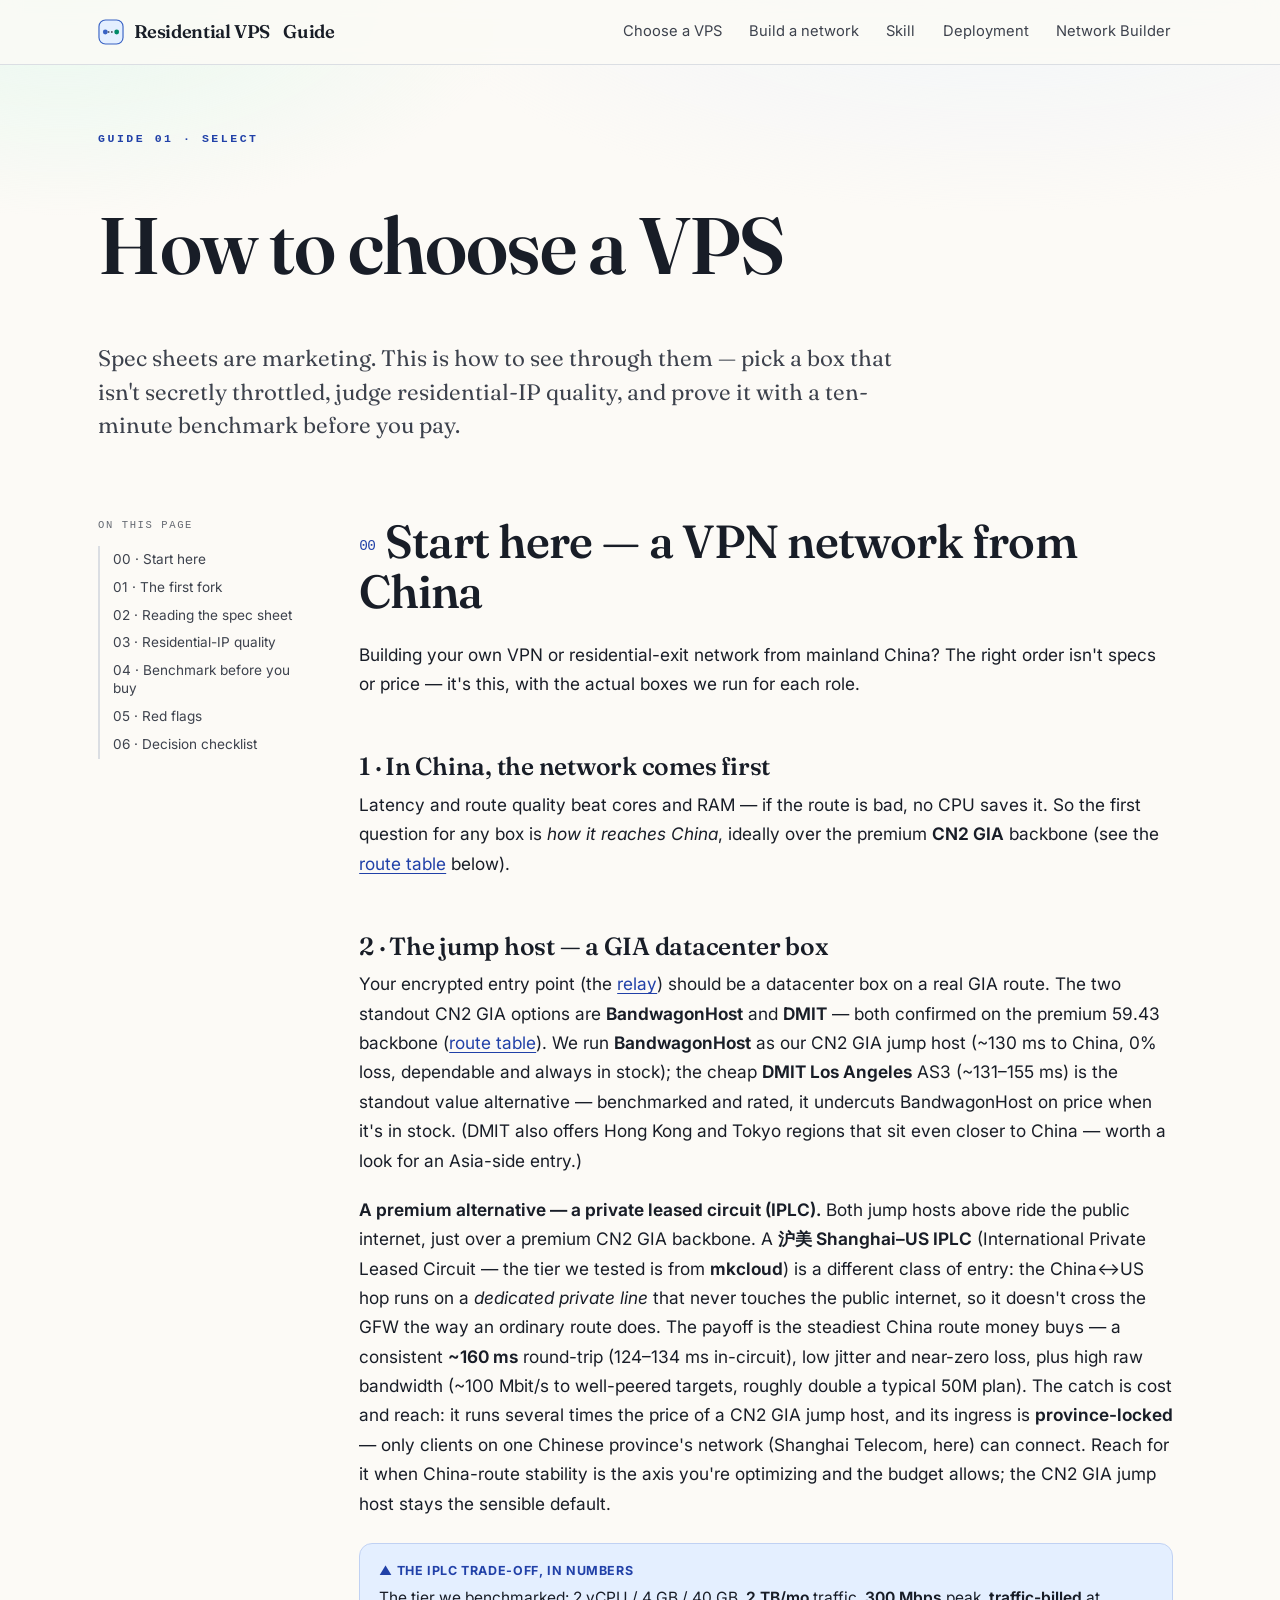
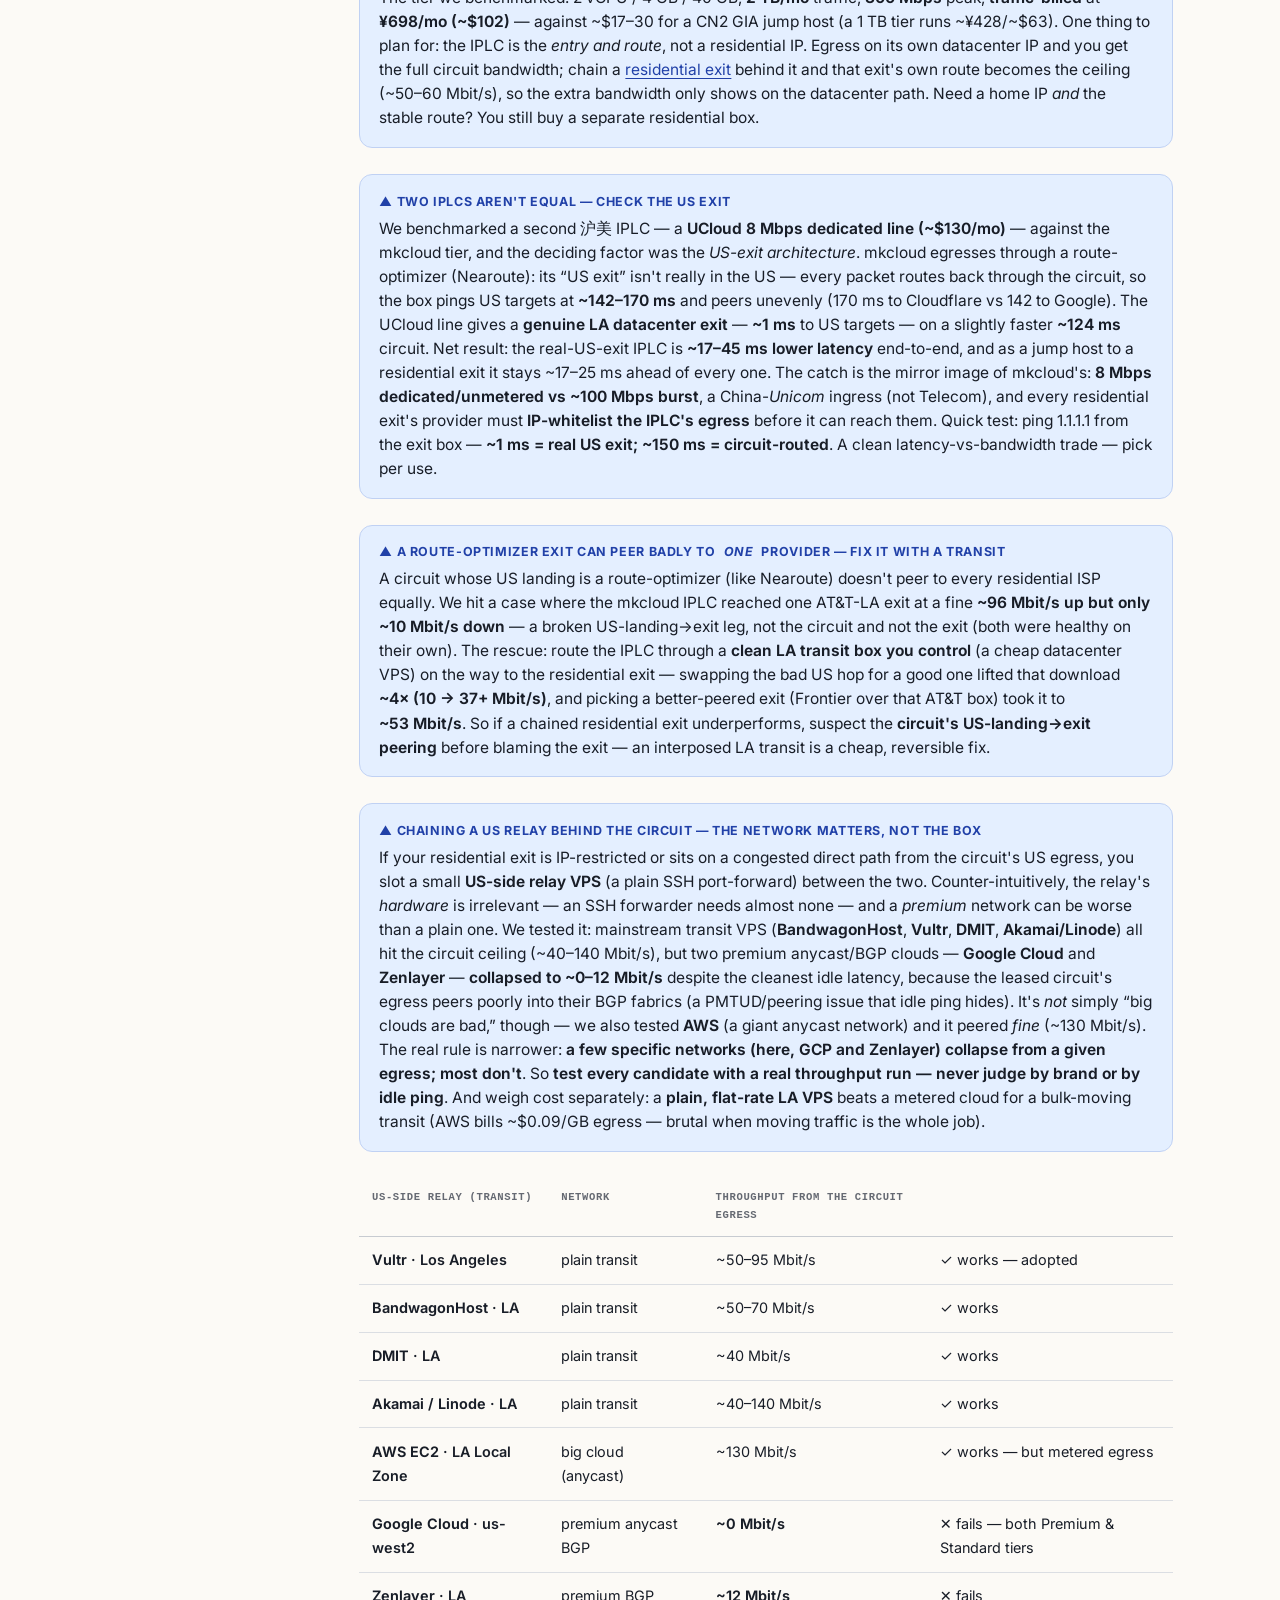
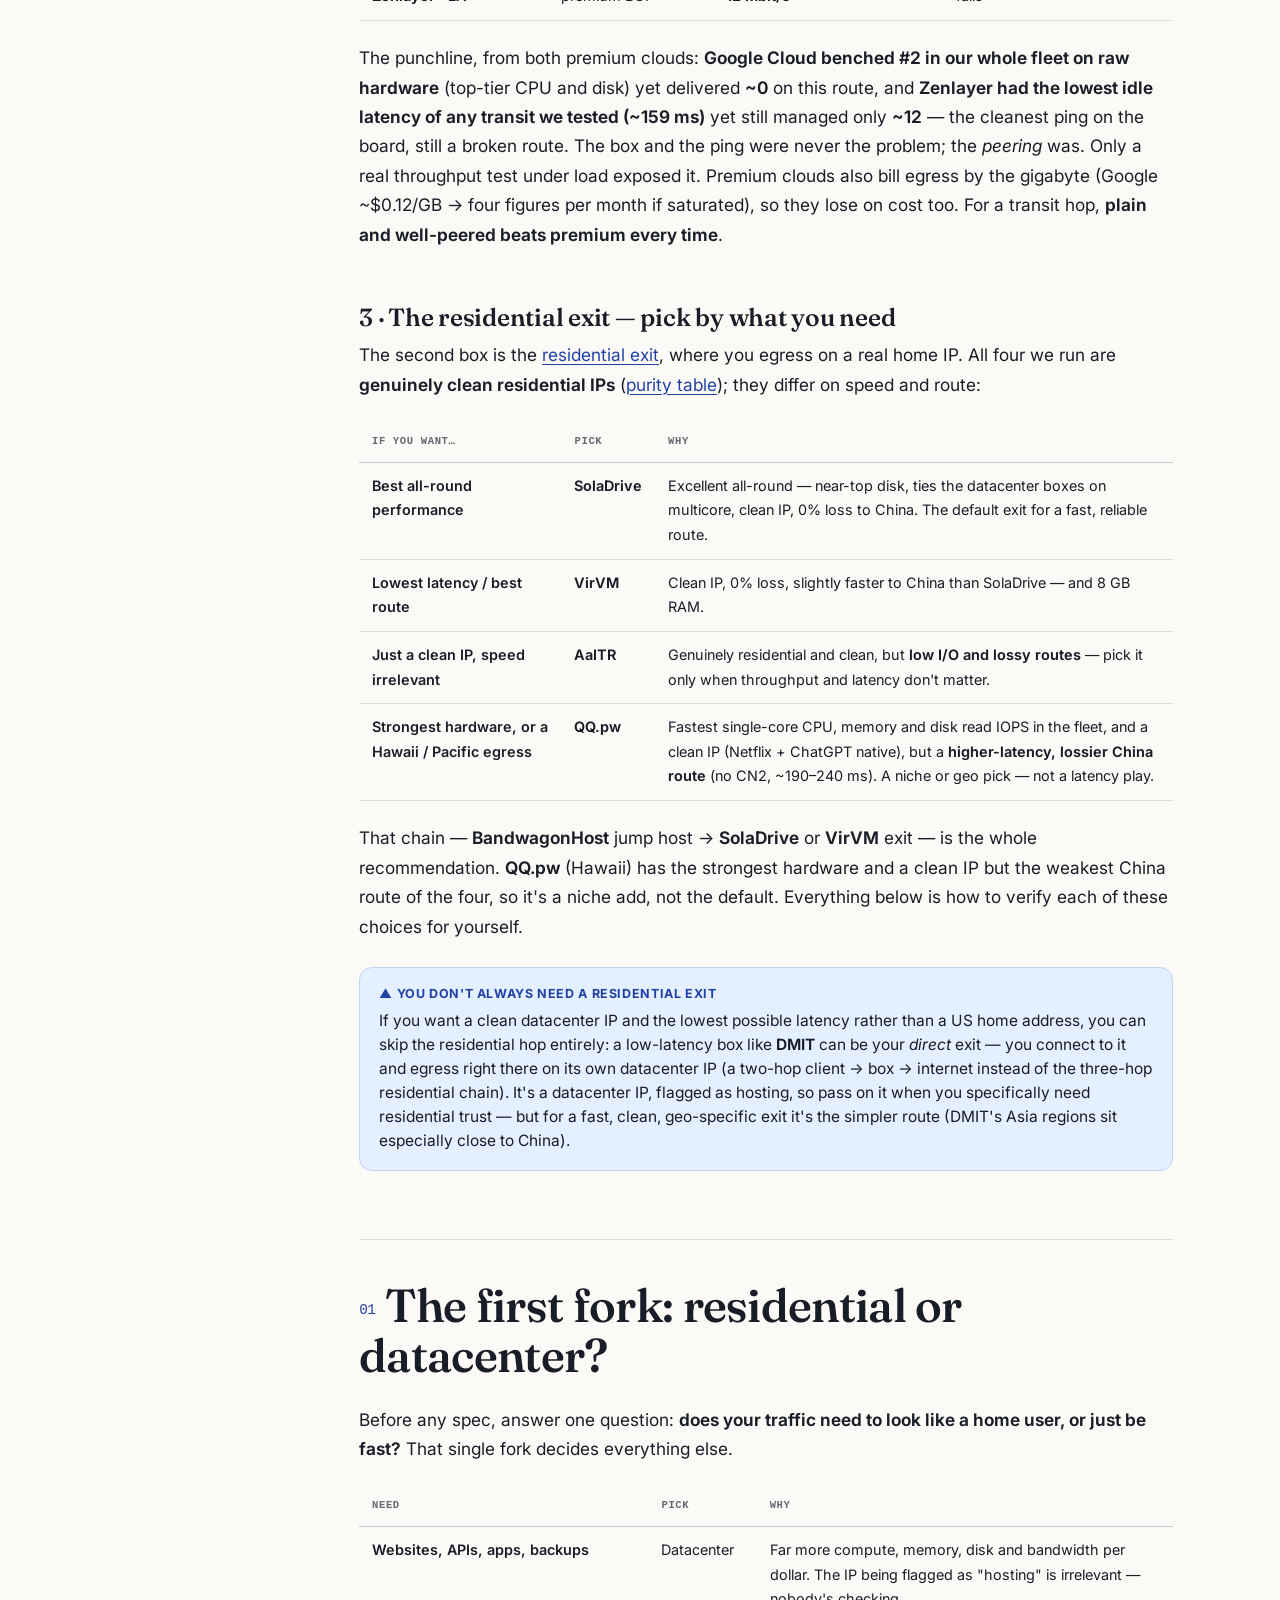
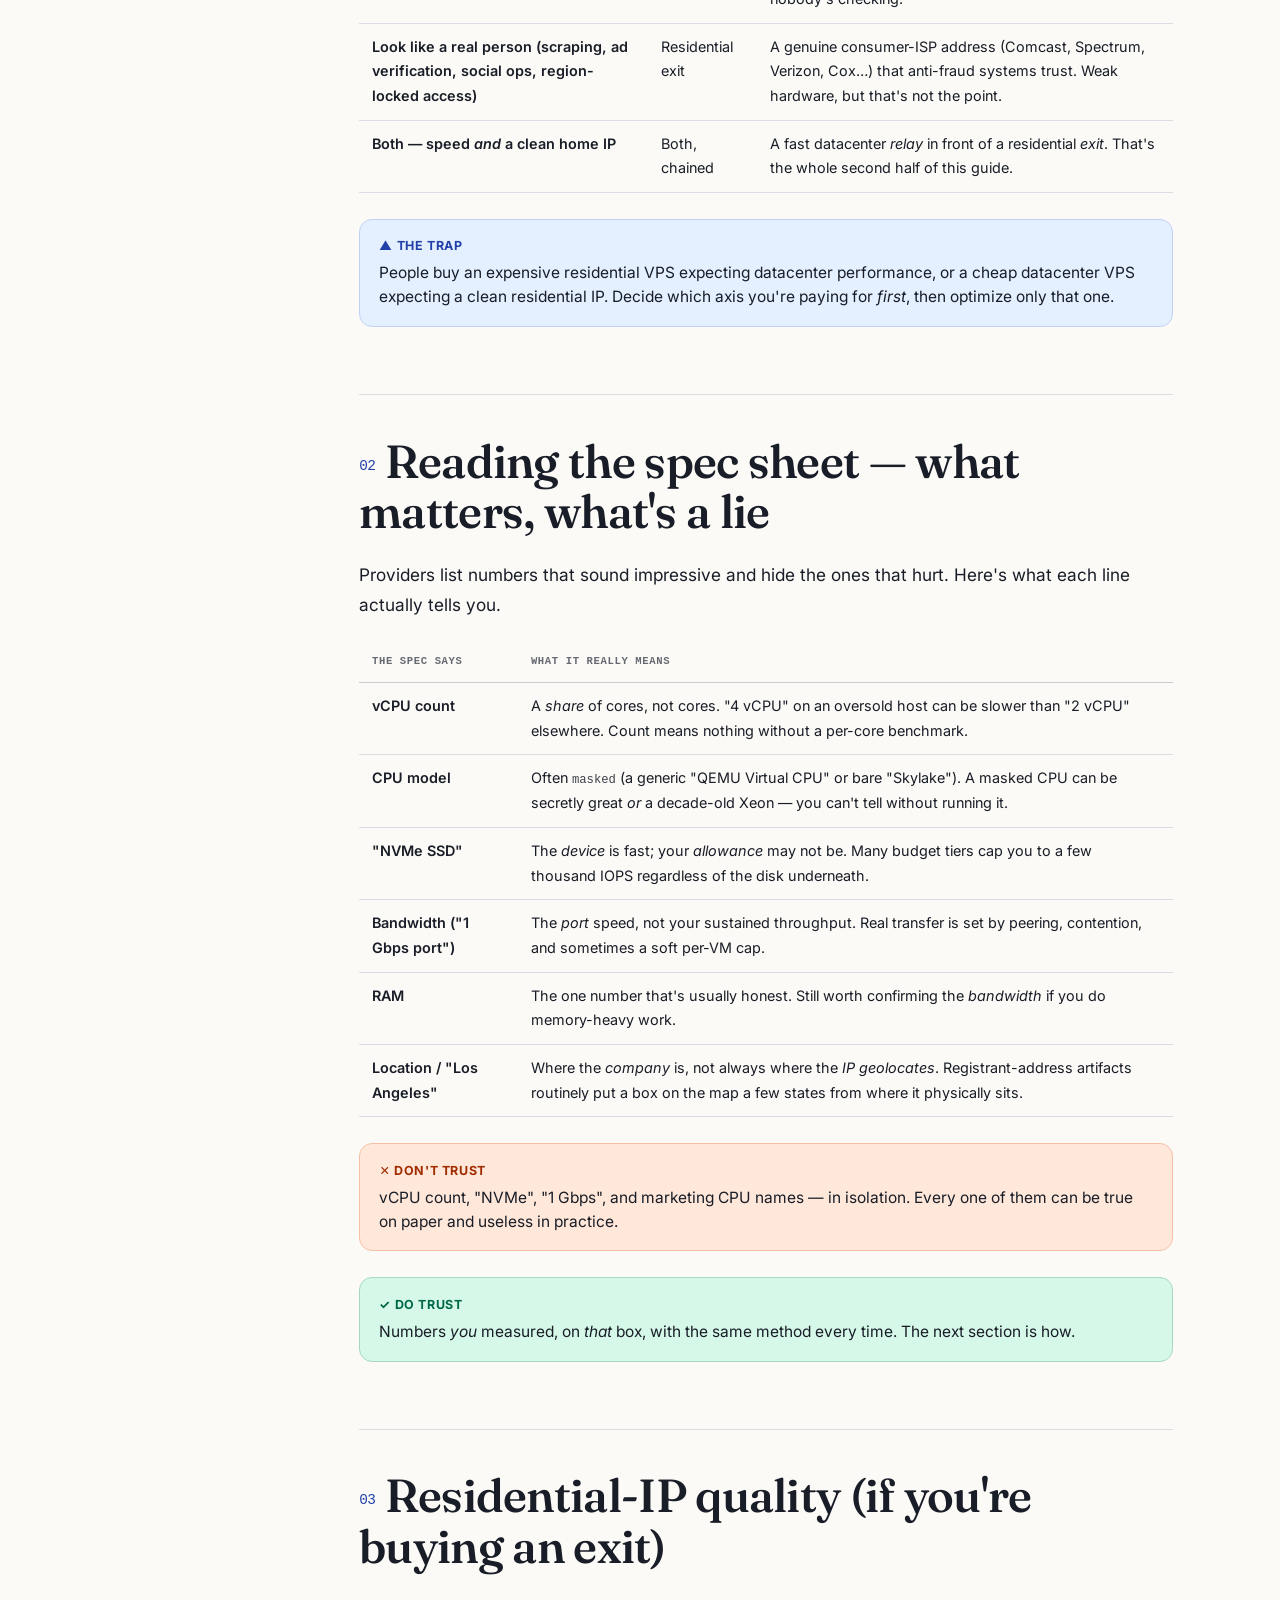
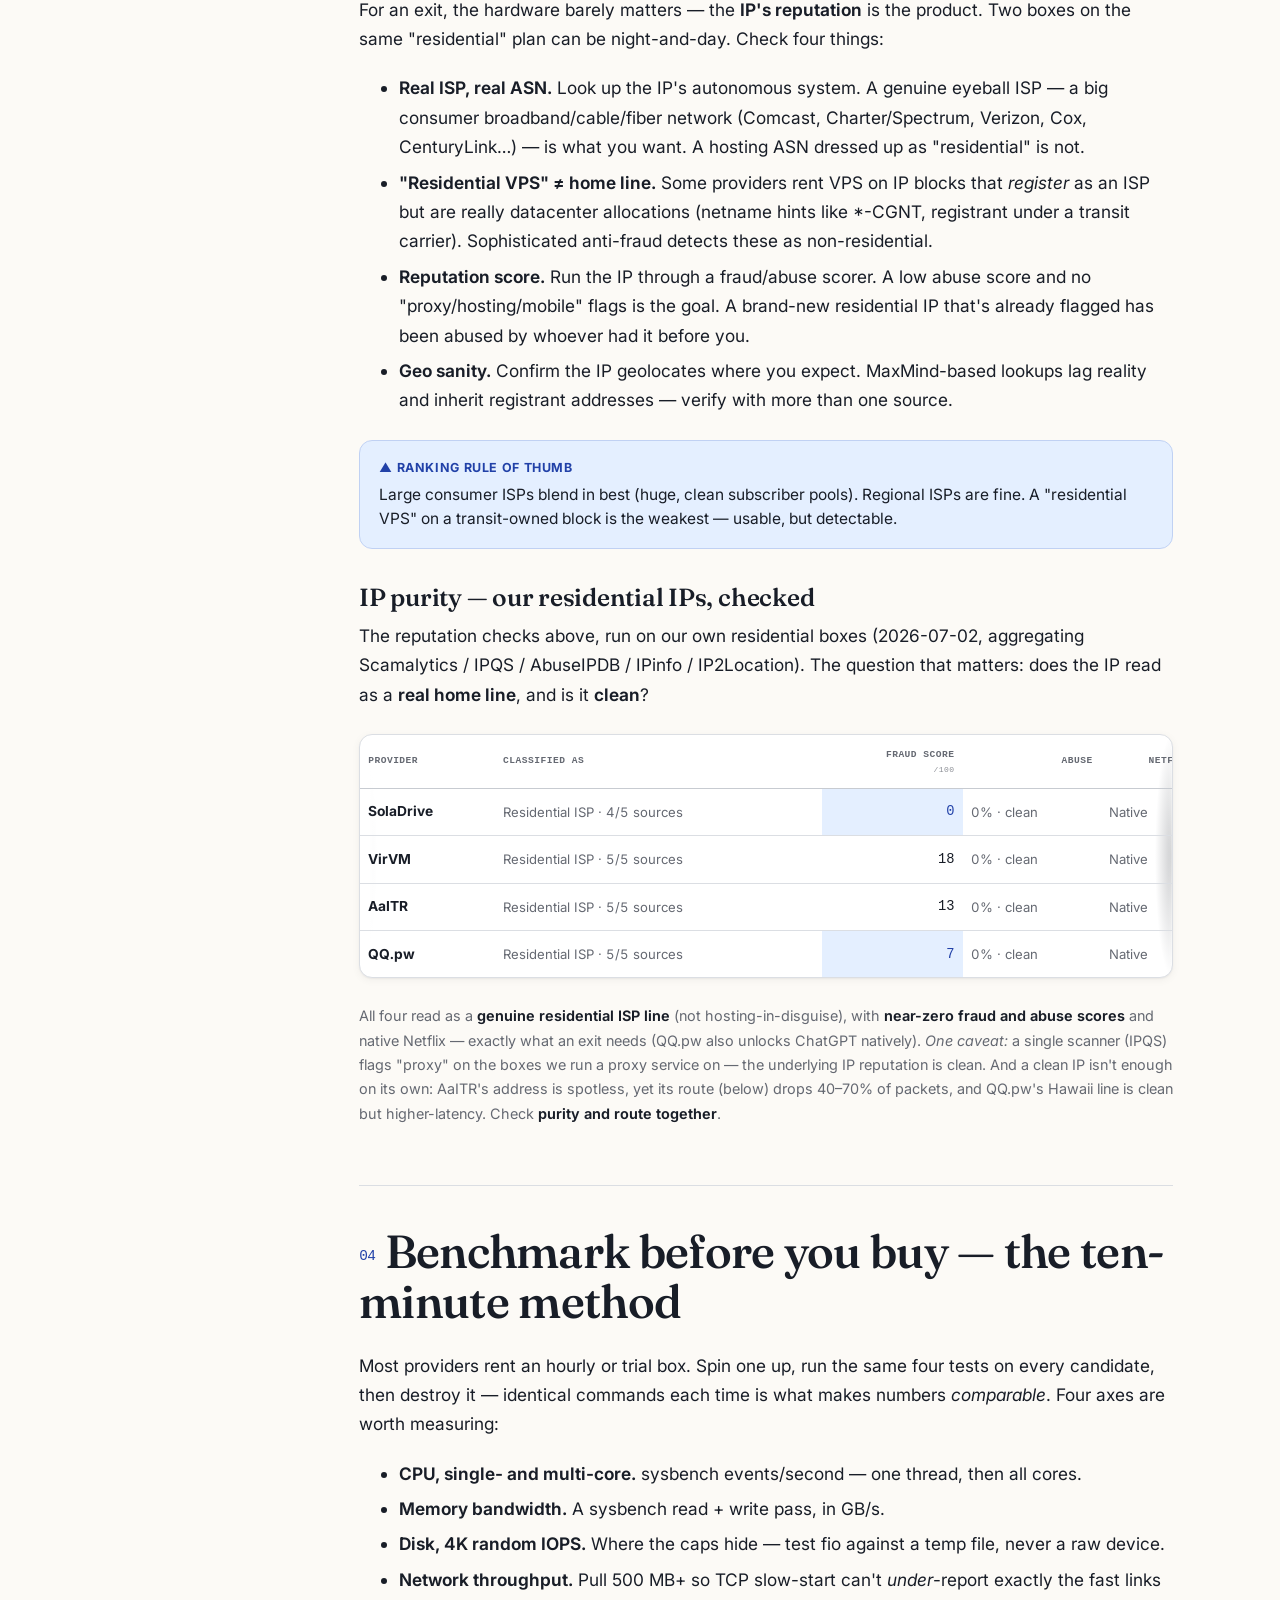
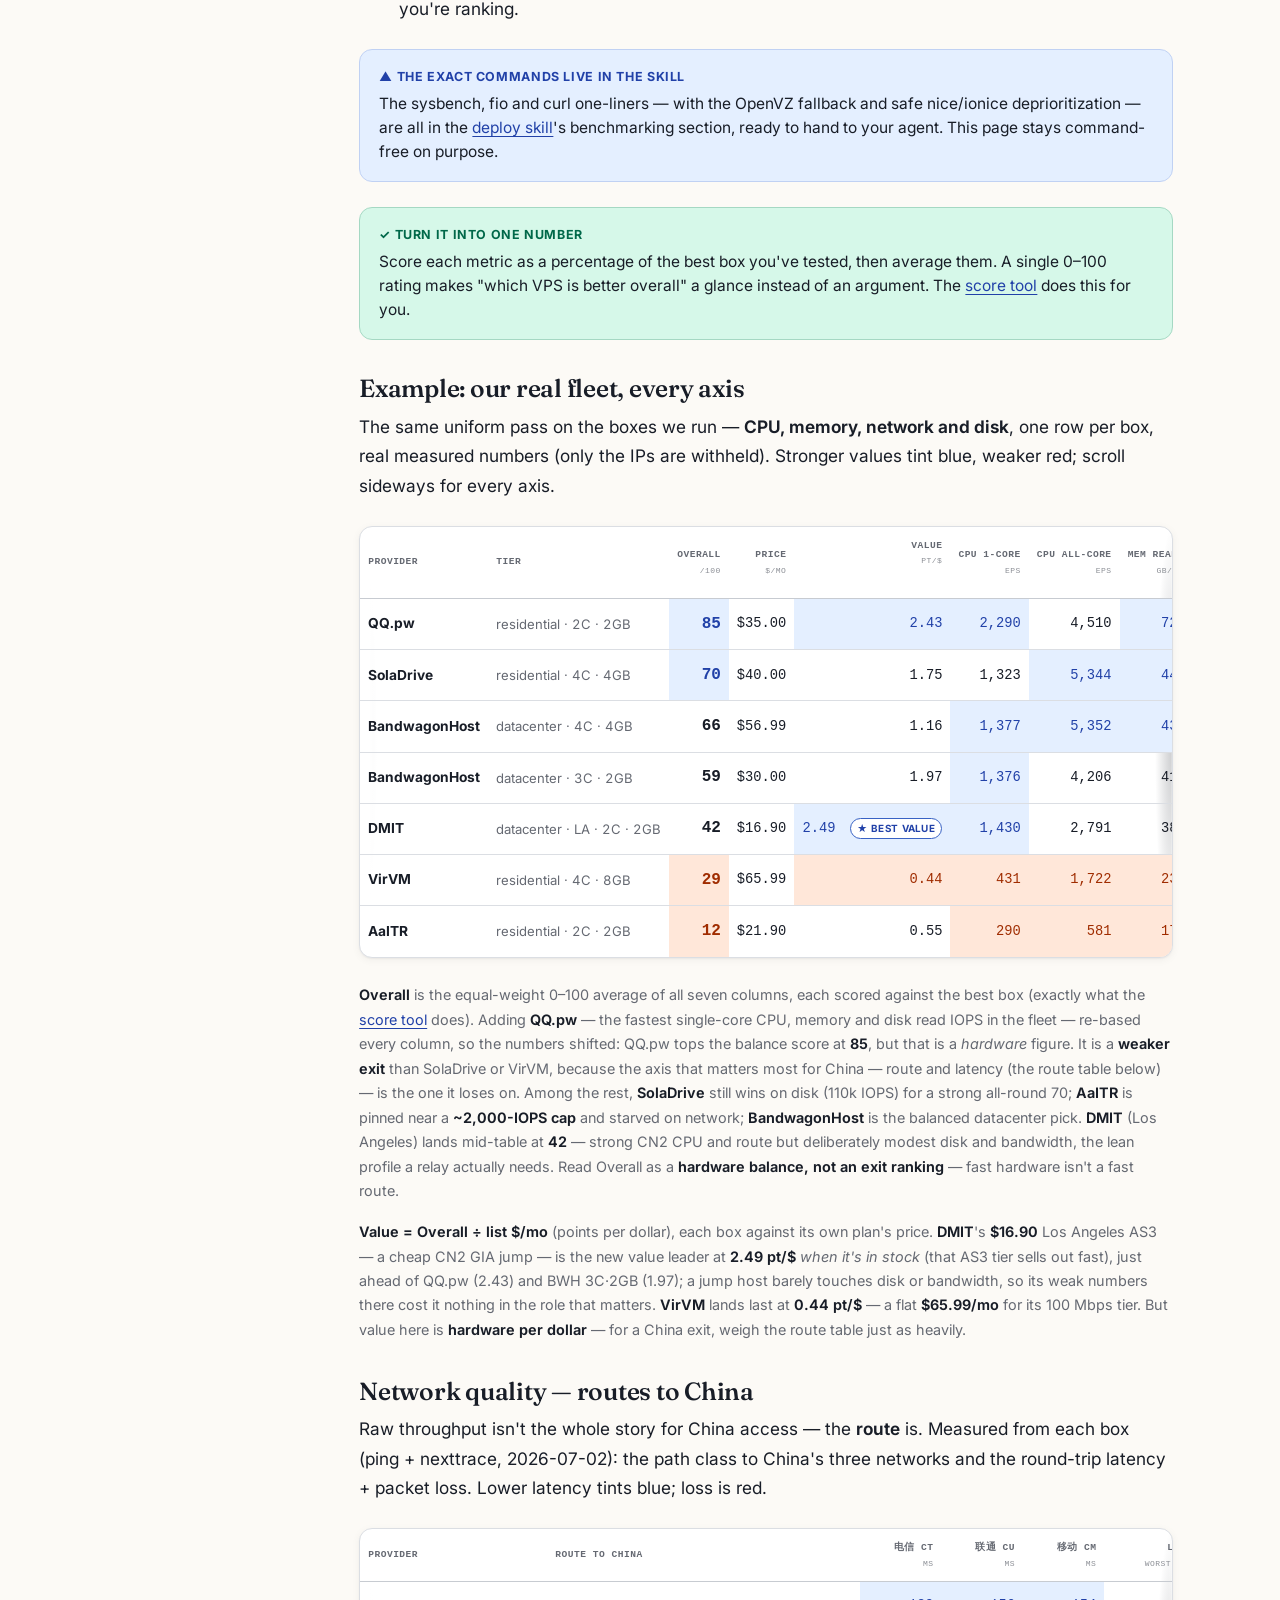
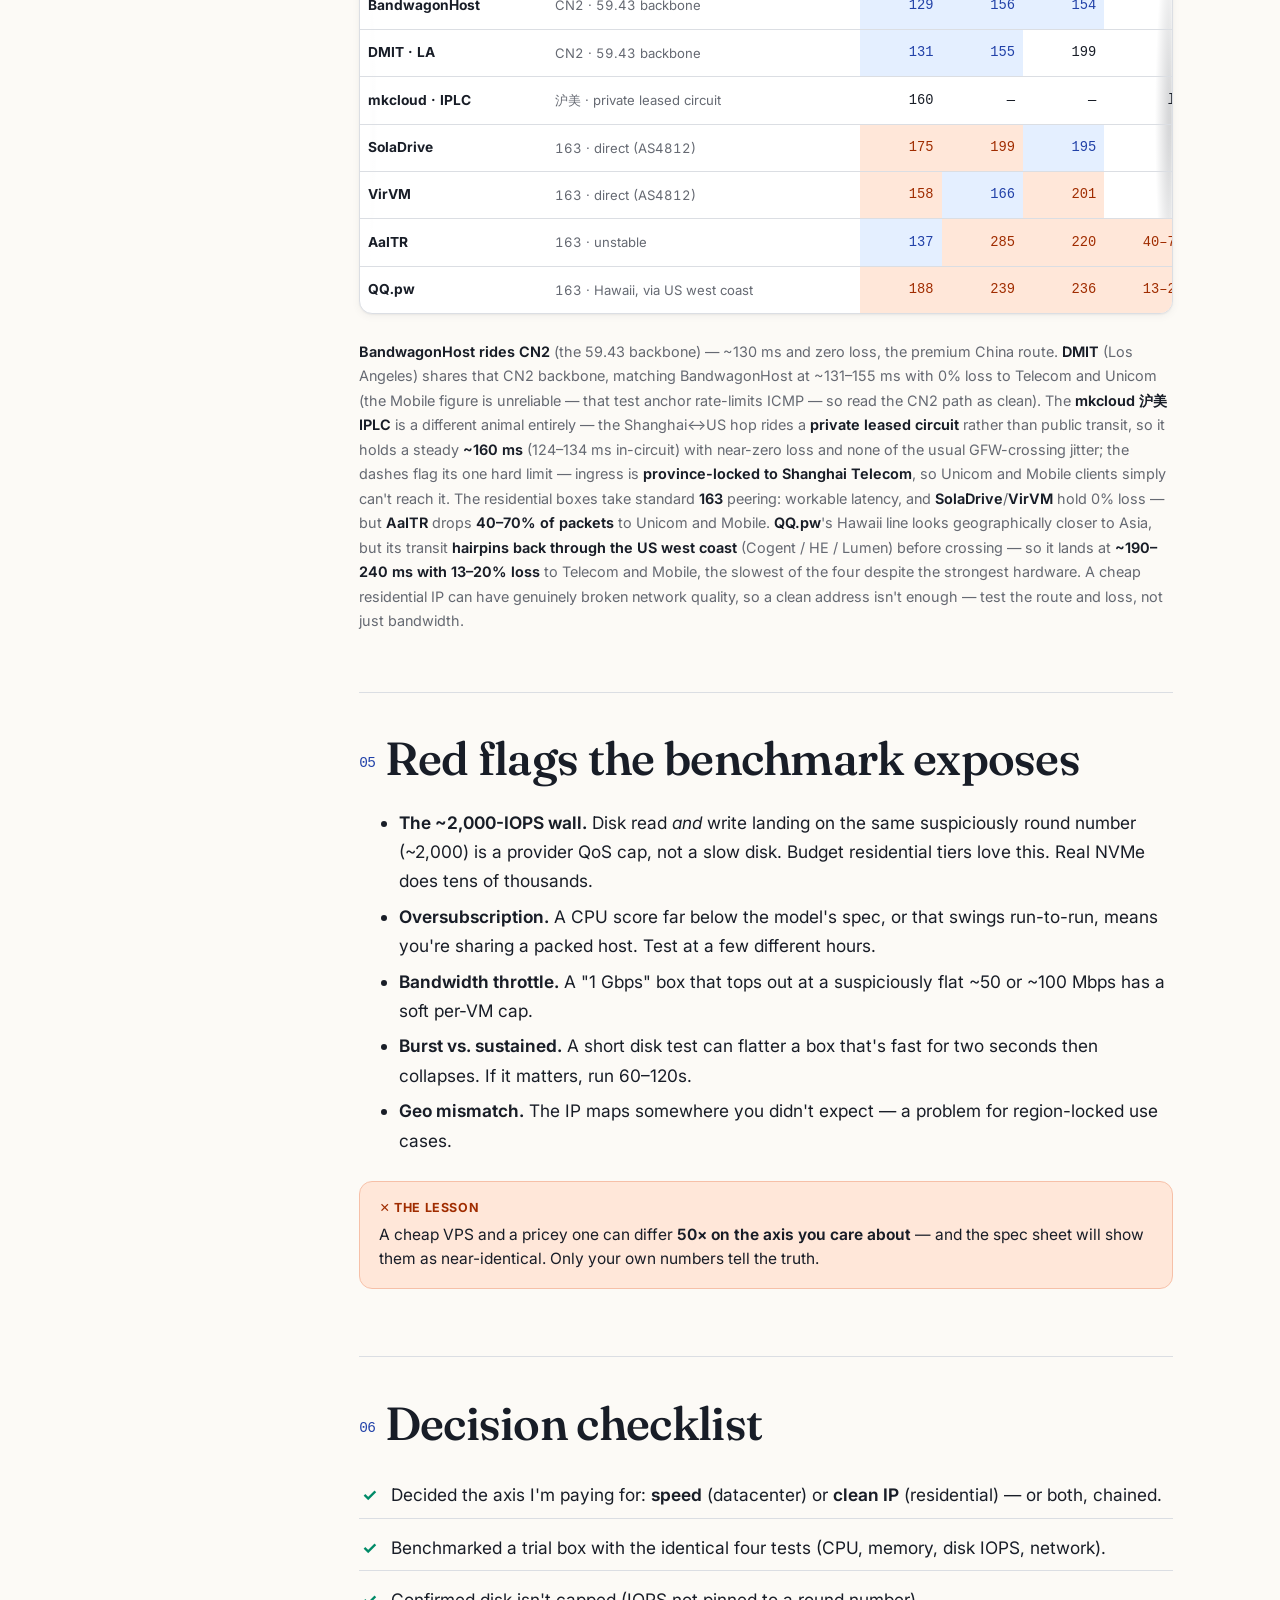
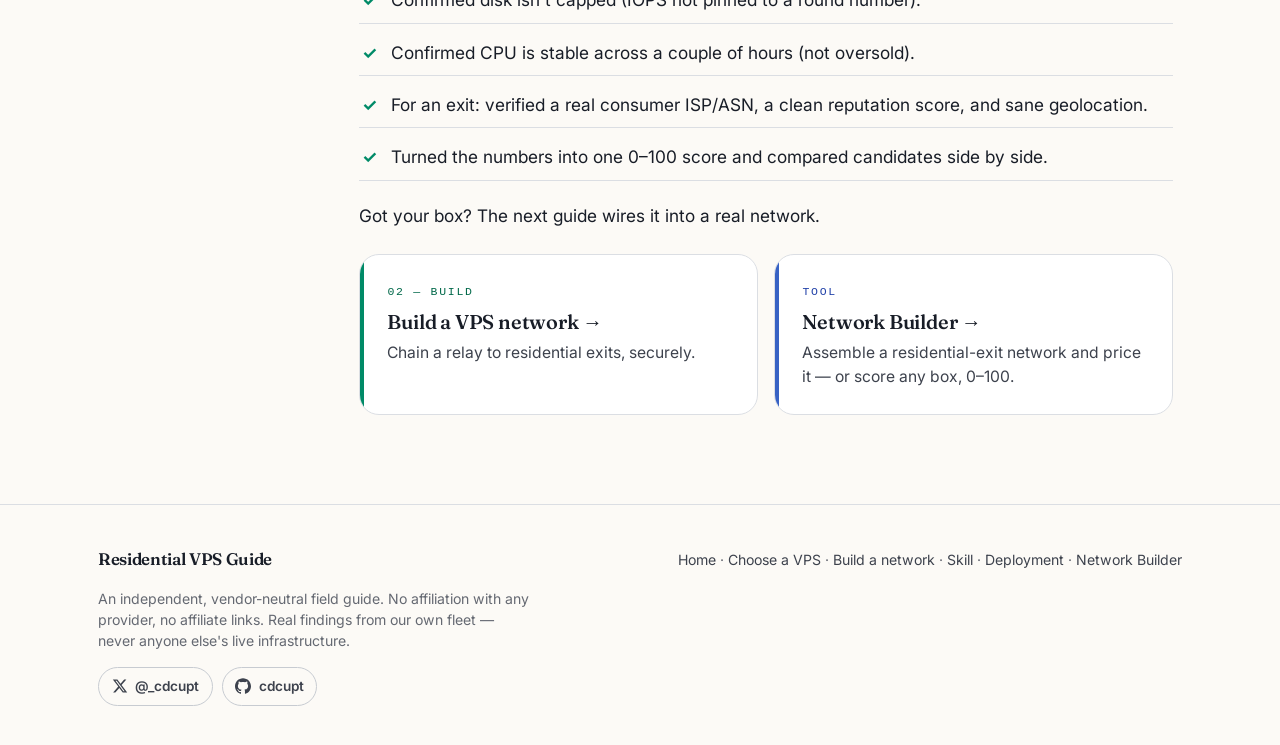
<file: choose.html>
<!doctype html>
<html lang="en">
<head>
<meta charset="utf-8">
<meta name="viewport" content="width=device-width, initial-scale=1">
<title>How to choose a VPS — Residential VPS Guide</title>
<meta name="description" content="Read the specs that matter, spot throttled disks and oversubscribed CPUs, judge residential-IP quality, and benchmark any VPS in ten minutes before you buy.">
<link rel="preconnect" href="https://fonts.googleapis.com">
<link rel="preconnect" href="https://fonts.gstatic.com" crossorigin>
<link href="https://fonts.googleapis.com/css2?family=Fraunces:opsz,wght@9..144,380..600&family=Inter:wght@400..700&display=swap" rel="stylesheet">
<link rel="stylesheet" href="style.css">
<style>
  /* choose.html — Value column (cost-performance) additions, scoped to the fleet table */
  #fleet-table td.best{position:relative}
  #fleet-table .best-badge{display:inline-block; margin-left:.4rem; font-family:var(--sans);
    font-size:.62rem; font-weight:700; letter-spacing:.03em; text-transform:uppercase;
    color:var(--accent-ink); background:var(--card); border:1px solid var(--accent);
    border-radius:99px; padding:.05rem .4rem; vertical-align:middle; white-space:nowrap}
  #fleet-table th.val-th.sortable{cursor:pointer; user-select:none}
  #fleet-table th.val-th.sortable:hover{color:var(--accent-ink)}
  #fleet-table th.val-th .sort-ind{font-size:.7rem; opacity:.65; margin-left:.15rem}
</style>
</head>
<body>

<nav class="nav">
  <div class="wrap">
    <a class="brand" href="index.html">
      <svg class="mk" viewBox="0 0 32 32" fill="none" aria-hidden="true">
        <rect x="1.2" y="1.2" width="29.6" height="29.6" rx="8" fill="var(--accent-bg)" stroke="var(--accent)" stroke-width="1.4"/>
        <circle cx="9" cy="16" r="3" fill="var(--accent)"/><circle cx="23" cy="16" r="3" fill="var(--exit)"/>
        <path d="M12 16 H20" stroke="var(--ink-2)" stroke-width="1.6" stroke-dasharray="2 2"/>
      </svg>
      Residential VPS<span class="g">&nbsp;Guide</span>
    </a>
    <div class="nav-links">
      <a href="choose.html" aria-current="page"><span class="nl-full">Choose a VPS</span><span class="nl-short">Choose</span></a>
      <a href="build.html"><span class="nl-full">Build a network</span><span class="nl-short">Build</span></a>
      <a href="setup.html"><span class="nl-full">Skill</span><span class="nl-short">Skill</span></a>
      <a href="deployment.html"><span class="nl-full">Deployment</span><span class="nl-short">Deploy</span></a>
      <a href="tool.html"><span class="nl-full">Network Builder</span><span class="nl-short">Builder</span></a>
    </div>
  </div>
</nav>

<header class="guide-hero">
  <div class="wrap">
    <p class="eyebrow">Guide 01 · Select</p>
    <h1>How to choose a VPS</h1>
    <p class="lede">Spec sheets are marketing. This is how to see through them — pick a box that isn't secretly throttled, judge residential-IP quality, and prove it with a ten-minute benchmark before you pay.</p>
  </div>
</header>

<div class="wrap">
  <div class="guide">
    <aside class="toc" aria-label="On this page">
      <div class="tt">On this page</div>
      <a href="#start">00 · Start here</a>
      <a href="#fork">01 · The first fork</a>
      <a href="#specs">02 · Reading the spec sheet</a>
      <a href="#ip">03 · Residential-IP quality</a>
      <a href="#bench">04 · Benchmark before you buy</a>
      <a href="#flags">05 · Red flags</a>
      <a href="#checklist">06 · Decision checklist</a>
    </aside>

    <div class="gbody prose">

      <section id="start">
        <h2><span class="n">00</span>Start here — a VPN network from China</h2>
        <p>Building your own VPN or residential-exit network from mainland China? The right order isn't specs or price — it's this, with the actual boxes we run for each role.</p>

        <h3>1 · In China, the network comes first</h3>
        <p>Latency and route quality beat cores and RAM — if the route is bad, no CPU saves it. So the first question for any box is <em>how it reaches China</em>, ideally over the premium <strong>CN2 GIA</strong> backbone (see the <a href="#bench">route table</a> below).</p>

        <h3>2 · The jump host — a GIA datacenter box</h3>
        <p>Your encrypted entry point (the <a href="build.html">relay</a>) should be a datacenter box on a real GIA route. The two standout CN2 GIA options are <strong>BandwagonHost</strong> and <strong>DMIT</strong> — both confirmed on the premium <span class="mono">59.43</span> backbone (<a href="#bench">route table</a>). We run <strong>BandwagonHost</strong> as our CN2 GIA jump host (~130&nbsp;ms to China, 0% loss, dependable and always in stock); the cheap <strong>DMIT Los Angeles</strong> AS3 (~131–155&nbsp;ms) is the standout value alternative — benchmarked and rated, it undercuts BandwagonHost on price when it's in stock. (DMIT also offers Hong Kong and Tokyo regions that sit even closer to China — worth a look for an Asia-side entry.)</p>

        <p><strong>A premium alternative — a private leased circuit (IPLC).</strong> Both jump hosts above ride the public internet, just over a premium CN2 GIA backbone. A <strong>沪美 Shanghai–US IPLC</strong> (International Private Leased Circuit — the tier we tested is from <strong>mkcloud</strong>) is a different class of entry: the China↔US hop runs on a <em>dedicated private line</em> that never touches the public internet, so it doesn&#x27;t cross the GFW the way an ordinary route does. The payoff is the steadiest China route money buys — a consistent <strong>~160&nbsp;ms</strong> round-trip (124–134&nbsp;ms in-circuit), low jitter and near-zero loss, plus high raw bandwidth (~100&nbsp;Mbit/s to well-peered targets, roughly double a typical 50M plan). The catch is cost and reach: it runs several times the price of a CN2 GIA jump host, and its ingress is <strong>province-locked</strong> — only clients on one Chinese province&#x27;s network (Shanghai Telecom, here) can connect. Reach for it when China-route stability is the axis you&#x27;re optimizing and the budget allows; the CN2 GIA jump host stays the sensible default.</p>
        <div class="callout tip">
          <div class="ct">▲ The IPLC trade-off, in numbers</div>
          The tier we benchmarked: 2&nbsp;vCPU&nbsp;/&nbsp;4&nbsp;GB&nbsp;/&nbsp;40&nbsp;GB, <strong>2&nbsp;TB/mo</strong> traffic, <strong>300&nbsp;Mbps</strong> peak, <strong>traffic-billed</strong> at <strong>¥698/mo (~$102)</strong> — against ~$17–30 for a CN2 GIA jump host (a 1&nbsp;TB tier runs ~¥428/~$63). One thing to plan for: the IPLC is the <em>entry and route</em>, not a residential IP. Egress on its own datacenter IP and you get the full circuit bandwidth; chain a <a href="build.html">residential exit</a> behind it and that exit&#x27;s own route becomes the ceiling (~50–60&nbsp;Mbit/s), so the extra bandwidth only shows on the datacenter path. Need a home IP <em>and</em> the stable route? You still buy a separate residential box.
        </div>
        <div class="callout tip">
          <div class="ct">▲ Two IPLCs aren&#x27;t equal — check the US exit</div>
          We benchmarked a second 沪美 IPLC — a <strong>UCloud 8&nbsp;Mbps dedicated line (~$130/mo)</strong> — against the mkcloud tier, and the deciding factor was the <em>US-exit architecture</em>. mkcloud egresses through a route-optimizer (Nearoute): its &ldquo;US exit&rdquo; isn&#x27;t really in the US — every packet routes back through the circuit, so the box pings US targets at <strong>~142–170&nbsp;ms</strong> and peers unevenly (170&nbsp;ms to Cloudflare vs 142 to Google). The UCloud line gives a <strong>genuine LA datacenter exit</strong> — <strong>~1&nbsp;ms</strong> to US targets — on a slightly faster <strong>~124&nbsp;ms</strong> circuit. Net result: the real-US-exit IPLC is <strong>~17–45&nbsp;ms lower latency</strong> end-to-end, and as a jump host to a residential exit it stays ~17–25&nbsp;ms ahead of every one. The catch is the mirror image of mkcloud&#x27;s: <strong>8&nbsp;Mbps dedicated/unmetered vs ~100&nbsp;Mbps burst</strong>, a China-<em>Unicom</em> ingress (not Telecom), and every residential exit&#x27;s provider must <strong>IP-whitelist the IPLC&#x27;s egress</strong> before it can reach them. Quick test: ping <span class="mono">1.1.1.1</span> from the exit box — <strong>~1&nbsp;ms = real US exit; ~150&nbsp;ms = circuit-routed</strong>. A clean latency-vs-bandwidth trade — pick per use.
        </div>
        <div class="callout tip">
          <div class="ct">▲ A route-optimizer exit can peer badly to <em>one</em> provider — fix it with a transit</div>
          A circuit whose US landing is a route-optimizer (like Nearoute) doesn&#x27;t peer to every residential ISP equally. We hit a case where the mkcloud IPLC reached one AT&amp;T-LA exit at a fine <strong>~96&nbsp;Mbit/s up but only ~10&nbsp;Mbit/s down</strong> — a broken US-landing&#8594;exit leg, not the circuit and not the exit (both were healthy on their own). The rescue: route the IPLC through a <strong>clean LA transit box you control</strong> (a cheap datacenter VPS) on the way to the residential exit — swapping the bad US hop for a good one lifted that download <strong>~4&times; (10 &#8594; 37+&nbsp;Mbit/s)</strong>, and picking a better-peered exit (Frontier over that AT&amp;T box) took it to <strong>~53&nbsp;Mbit/s</strong>. So if a chained residential exit underperforms, suspect the <strong>circuit&#x27;s US-landing&#8594;exit peering</strong> before blaming the exit — an interposed LA transit is a cheap, reversible fix.
        </div>
        <div class="callout tip">
          <div class="ct">▲ Chaining a US relay behind the circuit — the network matters, not the box</div>
          If your residential exit is IP-restricted or sits on a congested direct path from the circuit&#x27;s US egress, you slot a small <strong>US-side relay VPS</strong> (a plain SSH port-forward) between the two. Counter-intuitively, the relay&#x27;s <em>hardware</em> is irrelevant — an SSH forwarder needs almost none — and a <em>premium</em> network can be worse than a plain one. We tested it: mainstream transit VPS (<strong>BandwagonHost</strong>, <strong>Vultr</strong>, <strong>DMIT</strong>, <strong>Akamai/Linode</strong>) all hit the circuit ceiling (~40–140&nbsp;Mbit/s), but two premium anycast/BGP clouds — <strong>Google Cloud</strong> and <strong>Zenlayer</strong> — <strong>collapsed to ~0–12&nbsp;Mbit/s</strong> despite the cleanest idle latency, because the leased circuit&#x27;s egress peers poorly into their BGP fabrics (a PMTUD/peering issue that idle ping hides). It&#x27;s <em>not</em> simply &ldquo;big clouds are bad,&rdquo; though — we also tested <strong>AWS</strong> (a giant anycast network) and it peered <em>fine</em> (~130&nbsp;Mbit/s). The real rule is narrower: <strong>a few specific networks (here, GCP and Zenlayer) collapse from a given egress; most don&#x27;t</strong>. So <strong>test every candidate with a real throughput run — never judge by brand or by idle ping</strong>. And weigh cost separately: a <strong>plain, flat-rate LA VPS</strong> beats a metered cloud for a bulk-moving transit (AWS bills ~$0.09/GB egress — brutal when moving traffic is the whole job).
        </div>
        <table class="mtable">
          <thead><tr><th>US-side relay (transit)</th><th>Network</th><th>Throughput from the circuit egress</th><th></th></tr></thead>
          <tbody>
            <tr><td><strong>Vultr</strong> · Los Angeles</td><td>plain transit</td><td>~50–95&nbsp;Mbit/s</td><td>✓ works — adopted</td></tr>
            <tr><td><strong>BandwagonHost</strong> · LA</td><td>plain transit</td><td>~50–70&nbsp;Mbit/s</td><td>✓ works</td></tr>
            <tr><td><strong>DMIT</strong> · LA</td><td>plain transit</td><td>~40&nbsp;Mbit/s</td><td>✓ works</td></tr>
            <tr><td><strong>Akamai / Linode</strong> · LA</td><td>plain transit</td><td>~40–140&nbsp;Mbit/s</td><td>✓ works</td></tr>
            <tr><td><strong>AWS EC2</strong> · LA Local Zone</td><td>big cloud (anycast)</td><td>~130&nbsp;Mbit/s</td><td>✓ works — but metered egress</td></tr>
            <tr><td><strong>Google Cloud</strong> · us-west2</td><td>premium anycast BGP</td><td><strong>~0&nbsp;Mbit/s</strong></td><td>✕ fails — both Premium &amp; Standard tiers</td></tr>
            <tr><td><strong>Zenlayer</strong> · LA</td><td>premium BGP</td><td><strong>~12&nbsp;Mbit/s</strong></td><td>✕ fails</td></tr>
          </tbody>
        </table>
        <p class="small">The punchline, from both premium clouds: <strong>Google Cloud benched #2 in our whole fleet on raw hardware</strong> (top-tier CPU and disk) yet delivered <strong>~0</strong> on this route, and <strong>Zenlayer had the lowest idle latency of any transit we tested (~159&nbsp;ms)</strong> yet still managed only <strong>~12</strong> — the cleanest ping on the board, still a broken route. The box and the ping were never the problem; the <em>peering</em> was. Only a real throughput test under load exposed it. Premium clouds also bill egress by the gigabyte (Google ~$0.12/GB → four figures per month if saturated), so they lose on cost too. For a transit hop, <strong>plain and well-peered beats premium every time</strong>.</p>

        <h3>3 · The residential exit — pick by what you need</h3>
        <p>The second box is the <a href="build.html">residential exit</a>, where you egress on a real home IP. All four we run are <strong>genuinely clean residential IPs</strong> (<a href="#ip">purity table</a>); they differ on speed and route:</p>
        <table class="mtable">
          <thead><tr><th>If you want…</th><th>Pick</th><th>Why</th></tr></thead>
          <tbody>
            <tr><td>Best all-round performance</td><td><strong>SolaDrive</strong></td><td>Excellent all-round — near-top disk, ties the datacenter boxes on multicore, clean IP, 0% loss to China. The default exit for a fast, reliable route.</td></tr>
            <tr><td>Lowest latency / best route</td><td><strong>VirVM</strong></td><td>Clean IP, 0% loss, slightly faster to China than SolaDrive — and 8&nbsp;GB RAM.</td></tr>
            <tr><td>Just a clean IP, speed irrelevant</td><td><strong>AaITR</strong></td><td>Genuinely residential and clean, but <strong>low I/O and lossy routes</strong> — pick it only when throughput and latency don't matter.</td></tr>
            <tr><td>Strongest hardware, or a Hawaii&nbsp;/&nbsp;Pacific egress</td><td><strong>QQ.pw</strong></td><td>Fastest single-core CPU, memory and disk read IOPS in the fleet, and a clean IP (Netflix + ChatGPT native), but a <strong>higher-latency, lossier China route</strong> (no CN2, ~190–240&nbsp;ms). A niche or geo pick — not a latency play.</td></tr>
          </tbody>
        </table>
        <p>That chain — <strong>BandwagonHost</strong> jump host → <strong>SolaDrive</strong> or <strong>VirVM</strong> exit — is the whole recommendation. <strong>QQ.pw</strong> (Hawaii) has the strongest hardware and a clean IP but the weakest China route of the four, so it's a niche add, not the default. Everything below is how to verify each of these choices for yourself.</p>
        <div class="callout tip">
          <div class="ct">▲ You don't always need a residential exit</div>
          If you want a clean datacenter IP and the lowest possible latency rather than a US home address, you can skip the residential hop entirely: a low-latency box like <strong>DMIT</strong> can be your <em>direct</em> exit — you connect to it and egress right there on its own datacenter IP (a two-hop <span class="mono">client → box → internet</span> instead of the three-hop residential chain). It's a datacenter IP, flagged as hosting, so pass on it when you specifically need residential trust — but for a fast, clean, geo-specific exit it's the simpler route (DMIT's Asia regions sit especially close to China).
        </div>
      </section>

      <section id="fork">
        <h2><span class="n">01</span>The first fork: residential or datacenter?</h2>
        <p>Before any spec, answer one question: <strong>does your traffic need to look like a home user, or just be fast?</strong> That single fork decides everything else.</p>
        <table class="mtable">
          <thead><tr><th>Need</th><th>Pick</th><th>Why</th></tr></thead>
          <tbody>
            <tr><td>Websites, APIs, apps, backups</td><td>Datacenter</td><td>Far more compute, memory, disk and bandwidth per dollar. The IP being flagged as "hosting" is irrelevant — nobody's checking.</td></tr>
            <tr><td>Look like a real person (scraping, ad verification, social ops, region-locked access)</td><td>Residential exit</td><td>A genuine consumer-ISP address (Comcast, Spectrum, Verizon, Cox…) that anti-fraud systems trust. Weak hardware, but that's not the point.</td></tr>
            <tr><td>Both — speed <em>and</em> a clean home IP</td><td>Both, chained</td><td>A fast datacenter <em>relay</em> in front of a residential <em>exit</em>. That's the whole second half of this guide.</td></tr>
          </tbody>
        </table>
        <div class="callout tip">
          <div class="ct">▲ The trap</div>
          People buy an expensive residential VPS expecting datacenter performance, or a cheap datacenter VPS expecting a clean residential IP. Decide which axis you're paying for <em>first</em>, then optimize only that one.
        </div>
      </section>

      <section id="specs">
        <h2><span class="n">02</span>Reading the spec sheet — what matters, what's a lie</h2>
        <p>Providers list numbers that sound impressive and hide the ones that hurt. Here's what each line actually tells you.</p>
        <table class="mtable">
          <thead><tr><th>The spec says</th><th>What it really means</th></tr></thead>
          <tbody>
            <tr><td>vCPU count</td><td>A <em>share</em> of cores, not cores. "4 vCPU" on an oversold host can be slower than "2 vCPU" elsewhere. Count means nothing without a per-core benchmark.</td></tr>
            <tr><td>CPU model</td><td>Often <span class="mono">masked</span> (a generic "QEMU Virtual CPU" or bare "Skylake"). A masked CPU can be secretly great <em>or</em> a decade-old Xeon — you can't tell without running it.</td></tr>
            <tr><td>"NVMe SSD"</td><td>The <em>device</em> is fast; your <em>allowance</em> may not be. Many budget tiers cap you to a few thousand IOPS regardless of the disk underneath.</td></tr>
            <tr><td>Bandwidth ("1 Gbps port")</td><td>The <em>port</em> speed, not your sustained throughput. Real transfer is set by peering, contention, and sometimes a soft per-VM cap.</td></tr>
            <tr><td>RAM</td><td>The one number that's usually honest. Still worth confirming the <em>bandwidth</em> if you do memory-heavy work.</td></tr>
            <tr><td>Location / "Los Angeles"</td><td>Where the <em>company</em> is, not always where the <em>IP geolocates</em>. Registrant-address artifacts routinely put a box on the map a few states from where it physically sits.</td></tr>
          </tbody>
        </table>
        <div class="callout dont">
          <div class="ct">✕ Don't trust</div>
          vCPU count, "NVMe", "1 Gbps", and marketing CPU names — in isolation. Every one of them can be true on paper and useless in practice.
        </div>
        <div class="callout do">
          <div class="ct">✓ Do trust</div>
          Numbers <em>you</em> measured, on <em>that</em> box, with the same method every time. The next section is how.
        </div>
      </section>

      <section id="ip">
        <h2><span class="n">03</span>Residential-IP quality (if you're buying an exit)</h2>
        <p>For an exit, the hardware barely matters — the <strong>IP's reputation</strong> is the product. Two boxes on the same "residential" plan can be night-and-day. Check four things:</p>
        <ul>
          <li><strong>Real ISP, real ASN.</strong> Look up the IP's autonomous system. A genuine eyeball ISP — a big consumer broadband/cable/fiber network (Comcast, Charter/Spectrum, Verizon, Cox, CenturyLink…) — is what you want. A hosting ASN dressed up as "residential" is not.</li>
          <li><strong>"Residential VPS" ≠ home line.</strong> Some providers rent VPS on IP blocks that <em>register</em> as an ISP but are really datacenter allocations (netname hints like <span class="mono">*-CGNT</span>, registrant under a transit carrier). Sophisticated anti-fraud detects these as non-residential.</li>
            <li><strong>Reputation score.</strong> Run the IP through a fraud/abuse scorer. A low abuse score and no "proxy/hosting/mobile" flags is the goal. A brand-new residential IP that's already flagged has been abused by whoever had it before you.</li>
          <li><strong>Geo sanity.</strong> Confirm the IP geolocates where you expect. MaxMind-based lookups lag reality and inherit registrant addresses — verify with more than one source.</li>
        </ul>
        <div class="callout tip">
          <div class="ct">▲ Ranking rule of thumb</div>
          Large consumer ISPs blend in best (huge, clean subscriber pools). Regional ISPs are fine. A "residential VPS" on a transit-owned block is the weakest — usable, but detectable.
        </div>

        <h3 style="margin-top:2.2rem">IP purity — our residential IPs, checked</h3>
        <p>The reputation checks above, run on our own residential boxes (2026-07-02, aggregating Scamalytics / IPQS / AbuseIPDB / IPinfo / IP2Location). The question that matters: does the IP read as a <strong>real home line</strong>, and is it <strong>clean</strong>?</p>
        <div class="tool-wrap">
          <table class="perf-ref">
            <thead><tr>
              <th>Provider</th><th>Classified as</th>
              <th>Fraud score<small>/100</small></th>
              <th>Abuse</th><th>Netflix</th>
            </tr></thead>
            <tbody>
          <tr><td class="box">SolaDrive</td><td class="type">Residential ISP · 4/5 sources</td><td class="hi">0</td><td class="type">0% · clean</td><td class="type">Native</td></tr>
          <tr><td class="box">VirVM</td><td class="type">Residential ISP · 5/5 sources</td><td class="">18</td><td class="type">0% · clean</td><td class="type">Native</td></tr>
          <tr><td class="box">AaITR</td><td class="type">Residential ISP · 5/5 sources</td><td class="">13</td><td class="type">0% · clean</td><td class="type">Native</td></tr>
          <tr><td class="box">QQ.pw</td><td class="type">Residential ISP · 5/5 sources</td><td class="hi">7</td><td class="type">0% · clean</td><td class="type">Native</td></tr>
            </tbody>
          </table>
        </div>
        <p style="font-size:.9rem;color:var(--ink-soft)">All four read as a <strong>genuine residential ISP line</strong> (not hosting-in-disguise), with <strong>near-zero fraud and abuse scores</strong> and native Netflix — exactly what an exit needs (QQ.pw also unlocks ChatGPT natively). <em>One caveat:</em> a single scanner (IPQS) flags "proxy" on the boxes we run a proxy service on — the underlying IP reputation is clean. And a clean IP isn&#x27;t enough on its own: AaITR&#x27;s address is spotless, yet its route (below) drops 40–70% of packets, and QQ.pw&#x27;s Hawaii line is clean but higher-latency. Check <strong>purity and route together</strong>.</p>
      </section>

      <section id="bench">
        <h2><span class="n">04</span>Benchmark before you buy — the ten-minute method</h2>
        <p>Most providers rent an hourly or trial box. Spin one up, run the same four tests on every candidate, then destroy it — identical commands each time is what makes numbers <em>comparable</em>. Four axes are worth measuring:</p>
        <ul>
          <li><strong>CPU, single- and multi-core.</strong> <span class="mono">sysbench</span> events/second — one thread, then all cores.</li>
          <li><strong>Memory bandwidth.</strong> A <span class="mono">sysbench</span> read + write pass, in GB/s.</li>
          <li><strong>Disk, 4K random IOPS.</strong> Where the caps hide — test <span class="mono">fio</span> against a temp file, never a raw device.</li>
          <li><strong>Network throughput.</strong> Pull 500&nbsp;MB+ so TCP slow-start can't <em>under</em>-report exactly the fast links you're ranking.</li>
        </ul>
        <div class="callout tip">
          <div class="ct">▲ The exact commands live in the skill</div>
          The <span class="mono">sysbench</span>, <span class="mono">fio</span> and <span class="mono">curl</span> one-liners — with the OpenVZ fallback and safe <span class="mono">nice</span>/<span class="mono">ionice</span> deprioritization — are all in the <a href="setup.html">deploy skill</a>'s benchmarking section, ready to hand to your agent. This page stays command-free on purpose.
        </div>

        <div class="callout do">
          <div class="ct">✓ Turn it into one number</div>
          Score each metric as a percentage of the best box you've tested, then average them. A single 0–100 rating makes "which VPS is better overall" a glance instead of an argument. The <a href="tool.html">score tool</a> does this for you.
        </div>

        <h3 style="margin-top:2.2rem">Example: our real fleet, every axis</h3>
        <p>The same uniform pass on the boxes we run — <strong>CPU, memory, network and disk</strong>, one row per box, real measured numbers (only the IPs are withheld). Stronger values tint blue, weaker red; scroll sideways for every axis.</p>
        <div class="tool-wrap">
          <table class="perf-ref" id="fleet-table">
            <thead><tr>
              <th>Provider</th><th>Tier</th>
              <th>Overall<small>/100</small></th>
              <th>Price<small>$/mo</small></th>
              <th id="value-th" class="val-th">Value<small>pt/$</small></th>
              <th>CPU 1-core<small>eps</small></th>
              <th>CPU all-core<small>eps</small></th>
              <th>Mem read<small>GB/s</small></th>
              <th>Mem write<small>GB/s</small></th>
              <th>Net &darr;<small>Mbps</small></th>
              <th>Disk read<small>IOPS</small></th>
              <th>Disk write<small>IOPS</small></th>
            </tr></thead>
            <tbody>
          <tr><td class="box">QQ.pw</td><td class="type">residential · 2C · 2GB</td><td class="sc hi">85</td><td>$35.00</td><td class="hi" data-value="2.43">2.43</td><td class="hi">2,290</td><td class="">4,510</td><td class="hi">72</td><td class="hi">41</td><td class="">300</td><td class="hi">130,000</td><td class="hi">108,000</td></tr>
          <tr><td class="box">SolaDrive</td><td class="type">residential · 4C · 4GB</td><td class="sc hi">70</td><td>$40.00</td><td data-value="1.75">1.75</td><td class="">1,323</td><td class="hi">5,344</td><td class="hi">44</td><td class="hi">26</td><td class="">569</td><td class="hi">109,775</td><td class="hi">113,304</td></tr>
          <tr><td class="box">BandwagonHost</td><td class="type">datacenter · 4C · 4GB</td><td class="sc ">66</td><td>$56.99</td><td data-value="1.16">1.16</td><td class="hi">1,377</td><td class="hi">5,352</td><td class="hi">43</td><td class="hi">24</td><td class="hi">2,280</td><td class="hi">57,318</td><td class="">48,246</td></tr>
          <tr><td class="box">BandwagonHost</td><td class="type">datacenter · 3C · 2GB</td><td class="sc ">59</td><td>$30.00</td><td data-value="1.97">1.97</td><td class="hi">1,376</td><td class="">4,206</td><td class="">41</td><td class="">22</td><td class="hi">1,774</td><td class="">55,499</td><td class="hi">51,469</td></tr>
          <tr><td class="box">DMIT</td><td class="type">datacenter · LA · 2C · 2GB</td><td class="sc ">42</td><td>$16.90</td><td class="hi best" data-value="2.49">2.49 <span class="best-badge">★ best value</span></td><td class="hi">1,430</td><td class="">2,791</td><td class="">38</td><td class="">20</td><td class="">964</td><td class="">23,000</td><td class="">17,000</td></tr>          <tr><td class="box">VirVM</td><td class="type">residential · 4C · 8GB</td><td class="sc lo">29</td><td>$65.99</td><td class="lo" data-value="0.44">0.44</td><td class="lo">431</td><td class="lo">1,722</td><td class="lo">23</td><td class="lo">19</td><td class="lo">94</td><td class="lo">38,813</td><td class="lo">46,692</td></tr>
          <tr><td class="box">AaITR</td><td class="type">residential · 2C · 2GB</td><td class="sc lo">12</td><td>$21.90</td><td data-value="0.55">0.55</td><td class="lo">290</td><td class="lo">581</td><td class="lo">17</td><td class="lo">13</td><td class="lo">102</td><td class="lo">2,018</td><td class="lo">2,018</td></tr>
            </tbody>
          </table>
        </div>
        <p style="font-size:.9rem;color:var(--ink-soft)"><strong>Overall</strong> is the equal-weight 0&ndash;100 average of all seven columns, each scored against the best box (exactly what the <a href="tool.html">score tool</a> does). Adding <strong>QQ.pw</strong> — the fastest single-core CPU, memory and disk read IOPS in the fleet — re-based every column, so the numbers shifted: QQ.pw tops the balance score at <strong>85</strong>, but that is a <em>hardware</em> figure. It is a <strong>weaker exit</strong> than SolaDrive or VirVM, because the axis that matters most for China — route and latency (the route table below) — is the one it loses on. Among the rest, <strong>SolaDrive</strong> still wins on disk (110k IOPS) for a strong all-round 70; <strong>AaITR</strong> is pinned near a <strong>~2,000-IOPS cap</strong> and starved on network; <strong>BandwagonHost</strong> is the balanced datacenter pick. <strong>DMIT</strong> (Los Angeles) lands mid-table at <strong>42</strong> — strong CN2 CPU and route but deliberately modest disk and bandwidth, the lean profile a relay actually needs. Read Overall as a <strong>hardware balance, not an exit ranking</strong> — fast hardware isn&#x27;t a fast route.</p>
        <p style="font-size:.9rem;color:var(--ink-soft)"><strong>Value = Overall &divide; list $/mo</strong> (points per dollar), each box against its own plan&#x27;s price. <strong>DMIT</strong>&#x27;s <strong>$16.90</strong> Los Angeles AS3 — a cheap CN2 GIA jump — is the new value leader at <strong>2.49 pt/$</strong> <em>when it&#x27;s in stock</em> (that AS3 tier sells out fast), just ahead of QQ.pw (2.43) and BWH&nbsp;3C&middot;2GB (1.97); a jump host barely touches disk or bandwidth, so its weak numbers there cost it nothing in the role that matters. <strong>VirVM</strong> lands last at <strong>0.44 pt/$</strong> — a flat <strong>$65.99/mo</strong> for its 100 Mbps tier. But value here is <strong>hardware per dollar</strong> — for a China exit, weigh the route table just as heavily.</p>

        <h3 style="margin-top:2.2rem">Network quality — routes to China</h3>
        <p>Raw throughput isn&#x27;t the whole story for China access — the <strong>route</strong> is. Measured from each box (ping + <span class="mono">nexttrace</span>, 2026-07-02): the path class to China&#x27;s three networks and the round-trip latency + packet loss. Lower latency tints blue; loss is red.</p>
        <div class="tool-wrap">
          <table class="perf-ref">
            <thead><tr>
              <th>Provider</th><th>Route to China</th>
              <th>电信 CT<small>ms</small></th>
              <th>联通 CU<small>ms</small></th>
              <th>移动 CM<small>ms</small></th>
              <th>Loss<small>worst net</small></th>
            </tr></thead>
            <tbody>
          <tr><td class="box">BandwagonHost</td><td class="type">CN2 · 59.43 backbone</td><td class="hi">129</td><td class="hi">156</td><td class="hi">154</td><td class="">0%</td></tr>
          <tr><td class="box">DMIT · LA</td><td class="type">CN2 · 59.43 backbone</td><td class="hi">131</td><td class="hi">155</td><td class="">199</td><td class="">0%</td></tr>
          <tr><td class="box">mkcloud · IPLC</td><td class="type">沪美 · private leased circuit</td><td class="">160</td><td class="">—</td><td class="">—</td><td class="">low</td></tr>
          <tr><td class="box">SolaDrive</td><td class="type">163 · direct (AS4812)</td><td class="lo">175</td><td class="lo">199</td><td class="hi">195</td><td class="">0%</td></tr>
          <tr><td class="box">VirVM</td><td class="type">163 · direct (AS4812)</td><td class="lo">158</td><td class="hi">166</td><td class="lo">201</td><td class="">0%</td></tr>
          <tr><td class="box">AaITR</td><td class="type">163 · unstable</td><td class="hi">137</td><td class="lo">285</td><td class="lo">220</td><td class="lo">40–70%</td></tr>
          <tr><td class="box">QQ.pw</td><td class="type">163 · Hawaii, via US west coast</td><td class="lo">188</td><td class="lo">239</td><td class="lo">236</td><td class="lo">13–20%</td></tr>
            </tbody>
          </table>
        </div>
        <p style="font-size:.9rem;color:var(--ink-soft)"><strong>BandwagonHost rides CN2</strong> (the <span class="mono">59.43</span> backbone) — ~130&nbsp;ms and zero loss, the premium China route. <strong>DMIT</strong> (Los Angeles) shares that CN2 backbone, matching BandwagonHost at ~131–155&nbsp;ms with 0% loss to Telecom and Unicom (the Mobile figure is unreliable — that test anchor rate-limits ICMP — so read the CN2 path as clean). The <strong>mkcloud 沪美 IPLC</strong> is a different animal entirely — the Shanghai↔US hop rides a <strong>private leased circuit</strong> rather than public transit, so it holds a steady <strong>~160&nbsp;ms</strong> (124–134&nbsp;ms in-circuit) with near-zero loss and none of the usual GFW-crossing jitter; the dashes flag its one hard limit — ingress is <strong>province-locked to Shanghai Telecom</strong>, so Unicom and Mobile clients simply can&#x27;t reach it. The residential boxes take standard <strong>163</strong> peering: workable latency, and <strong>SolaDrive</strong>/<strong>VirVM</strong> hold 0% loss — but <strong>AaITR</strong> drops <strong>40–70% of packets</strong> to Unicom and Mobile. <strong>QQ.pw</strong>&#x27;s Hawaii line looks geographically closer to Asia, but its transit <strong>hairpins back through the US west coast</strong> (Cogent / HE / Lumen) before crossing — so it lands at <strong>~190–240&nbsp;ms with 13–20% loss</strong> to Telecom and Mobile, the slowest of the four despite the strongest hardware. A cheap residential IP can have genuinely broken network quality, so a clean address isn&#x27;t enough — test the route and loss, not just bandwidth.</p>
      </section>

      <section id="flags">
        <h2><span class="n">05</span>Red flags the benchmark exposes</h2>
        <ul>
          <li><strong>The ~2,000-IOPS wall.</strong> Disk read <em>and</em> write landing on the same suspiciously round number (~2,000) is a provider QoS cap, not a slow disk. Budget residential tiers love this. Real NVMe does tens of thousands.</li>
          <li><strong>Oversubscription.</strong> A CPU score far below the model's spec, or that swings run-to-run, means you're sharing a packed host. Test at a few different hours.</li>
          <li><strong>Bandwidth throttle.</strong> A "1 Gbps" box that tops out at a suspiciously flat ~50 or ~100 Mbps has a soft per-VM cap.</li>
          <li><strong>Burst vs. sustained.</strong> A short disk test can flatter a box that's fast for two seconds then collapses. If it matters, run 60–120s.</li>
          <li><strong>Geo mismatch.</strong> The IP maps somewhere you didn't expect — a problem for region-locked use cases.</li>
        </ul>
        <div class="callout dont">
          <div class="ct">✕ The lesson</div>
          A cheap VPS and a pricey one can differ <strong>50× on the axis you care about</strong> — and the spec sheet will show them as near-identical. Only your own numbers tell the truth.
        </div>
      </section>

      <section id="checklist">
        <h2><span class="n">06</span>Decision checklist</h2>
        <ul class="check">
          <li>Decided the axis I'm paying for: <strong>speed</strong> (datacenter) or <strong>clean IP</strong> (residential) — or both, chained.</li>
          <li>Benchmarked a trial box with the identical four tests (CPU, memory, disk IOPS, network).</li>
          <li>Confirmed disk isn't capped (IOPS not pinned to a round number).</li>
          <li>Confirmed CPU is stable across a couple of hours (not oversold).</li>
          <li>For an exit: verified a real consumer ISP/ASN, a clean reputation score, and sane geolocation.</li>
          <li>Turned the numbers into one 0–100 score and compared candidates side by side.</li>
        </ul>
        <p>Got your box? The next guide wires it into a real network.</p>
        <div class="next-cards">
          <a class="track exit" href="build.html" style="box-shadow:none">
            <span class="edge" aria-hidden="true"></span>
            <span class="num">02 — BUILD</span>
            <h3 style="font-size:1.25rem">Build a VPS network →</h3>
            <p style="margin:0">Chain a relay to residential exits, securely.</p>
          </a>
          <a class="track" href="tool.html" style="box-shadow:none">
            <span class="edge" aria-hidden="true"></span>
            <span class="num">TOOL</span>
            <h3 style="font-size:1.25rem">Network Builder →</h3>
            <p style="margin:0">Assemble a residential-exit network and price it — or score any box, 0–100.</p>
          </a>
        </div>
      </section>

    </div>
  </div>
</div>

<footer class="footer">
  <div class="wrap">
    <div>
      <div class="brand" style="font-size:1.05rem;margin-bottom:.5rem">Residential VPS Guide</div>
      <p class="disc">An independent, vendor-neutral field guide. No affiliation with any provider, no affiliate links. Real findings from our own fleet — never anyone else's live infrastructure.</p>
      <div class="social">
        <a href="https://x.com/_cdcupt" target="_blank" rel="noopener me" aria-label="X — @_cdcupt"><svg viewBox="0 0 24 24" aria-hidden="true"><path d="M18.244 2.25h3.308l-7.227 8.26 8.502 11.24H16.17l-5.214-6.817L4.99 21.75H1.68l7.73-8.835L1.254 2.25H8.08l4.713 6.231zm-1.161 17.52h1.833L7.084 4.126H5.117z"/></svg>@_cdcupt</a>
        <a href="https://github.com/cdcupt" target="_blank" rel="noopener me" aria-label="GitHub — cdcupt"><svg viewBox="0 0 24 24" aria-hidden="true"><path d="M12 .297c-6.63 0-12 5.373-12 12 0 5.303 3.438 9.8 8.205 11.385.6.113.82-.258.82-.577 0-.285-.01-1.04-.015-2.04-3.338.724-4.042-1.61-4.042-1.61C4.422 18.07 3.633 17.7 3.633 17.7c-1.087-.744.084-.729.084-.729 1.205.084 1.838 1.236 1.838 1.236 1.07 1.835 2.809 1.305 3.495.998.108-.776.417-1.305.76-1.605-2.665-.3-5.466-1.332-5.466-5.93 0-1.31.465-2.38 1.235-3.22-.135-.303-.54-1.523.105-3.176 0 0 1.005-.322 3.3 1.23.96-.267 1.98-.399 3-.405 1.02.006 2.04.138 3 .405 2.28-1.552 3.285-1.23 3.285-1.23.645 1.653.24 2.873.12 3.176.765.84 1.23 1.91 1.23 3.22 0 4.61-2.805 5.625-5.475 5.92.42.36.81 1.096.81 2.22 0 1.606-.015 2.896-.015 3.286 0 .315.21.69.825.57C20.565 22.092 24 17.592 24 12.297c0-6.627-5.373-12-12-12"/></svg>cdcupt</a>
      </div>
    </div>
    <nav aria-label="Footer">
      <a href="index.html">Home</a> · <a href="choose.html">Choose a VPS</a> · <a href="build.html">Build a network</a> · <a href="setup.html">Skill</a> · <a href="deployment.html">Deployment</a> · <a href="tool.html">Network Builder</a>
    </nav>
  </div>
</footer>

<script>
/* Progressive enhancement: click/Enter the Value header to sort the fleet table by
   cost-performance. Fully optional — with JS off the column is static and complete. */
(function(){
  var table = document.getElementById('fleet-table');
  if(!table || !table.tBodies.length) return;
  var th = document.getElementById('value-th');
  var tbody = table.tBodies[0];
  if(!th) return;
  var VAL_COL = 4; /* Provider0 · Tier1 · Overall2 · Price3 · Value4 */
  th.classList.add('sortable');
  th.setAttribute('tabindex','0');
  th.setAttribute('role','columnheader');
  th.setAttribute('aria-sort','none');
  var ind = document.createElement('span');
  ind.className = 'sort-ind';
  ind.setAttribute('aria-hidden','true');
  th.appendChild(ind);
  var dir = 0; /* 0 = none · 1 = descending · 2 = ascending */
  function valOf(row){
    var cell = row.cells[VAL_COL];
    if(!cell) return null;
    var n = parseFloat(cell.getAttribute('data-value'));
    return isNaN(n) ? null : n;
  }
  function apply(){
    if(dir === 0){ th.setAttribute('aria-sort','none'); ind.textContent = ''; return; }
    var desc = dir === 1;
    var rows = Array.prototype.slice.call(tbody.rows);
    rows.sort(function(a, b){
      var av = valOf(a), bv = valOf(b);
      if(av === null && bv === null) return 0;
      if(av === null) return 1;   /* any null value always sinks to the bottom */
      if(bv === null) return -1;
      return desc ? bv - av : av - bv;
    });
    rows.forEach(function(r){ tbody.appendChild(r); });
    th.setAttribute('aria-sort', desc ? 'descending' : 'ascending');
    ind.textContent = desc ? ' ▼' : ' ▲';
  }
  function toggle(){ dir = (dir === 1) ? 2 : 1; apply(); }
  th.addEventListener('click', toggle);
  th.addEventListener('keydown', function(e){
    if(e.key === 'Enter' || e.key === ' ' || e.key === 'Spacebar'){ e.preventDefault(); toggle(); }
  });
})();
</script>

</body>
</html>
</file>
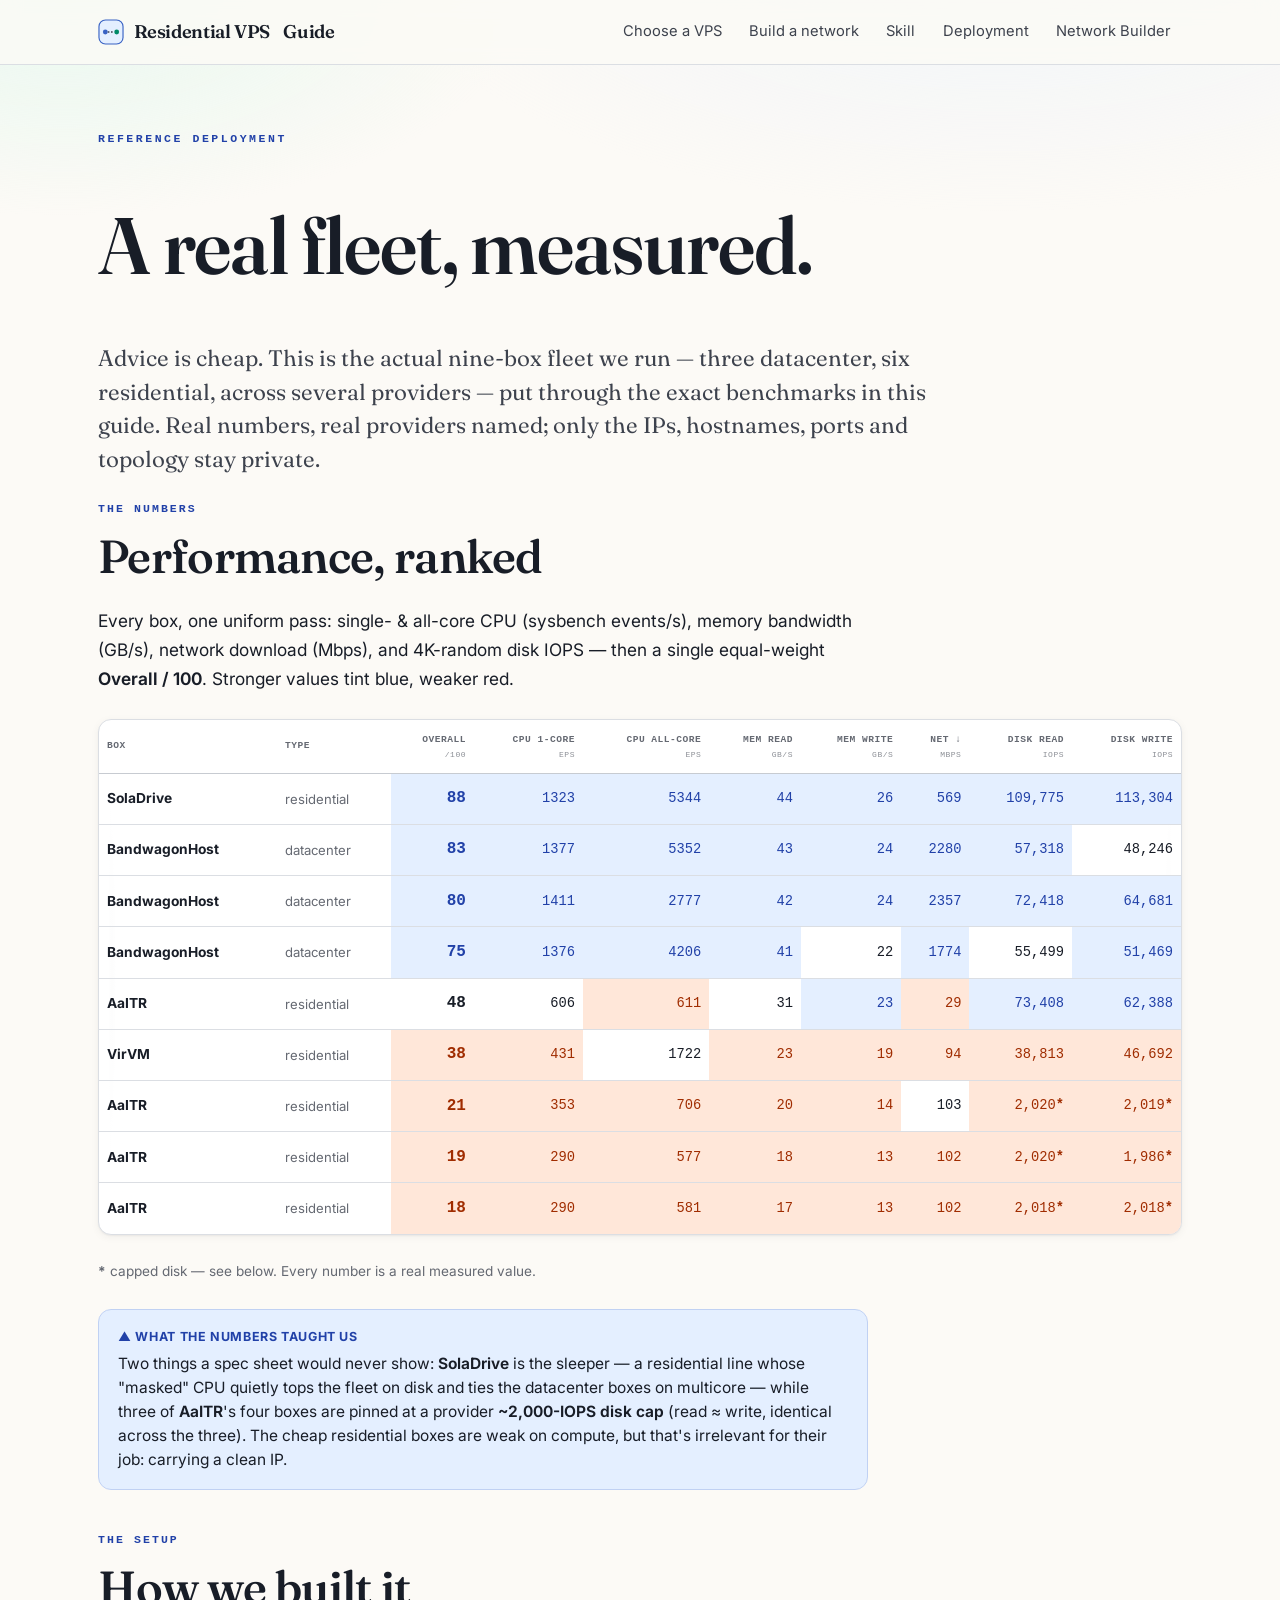
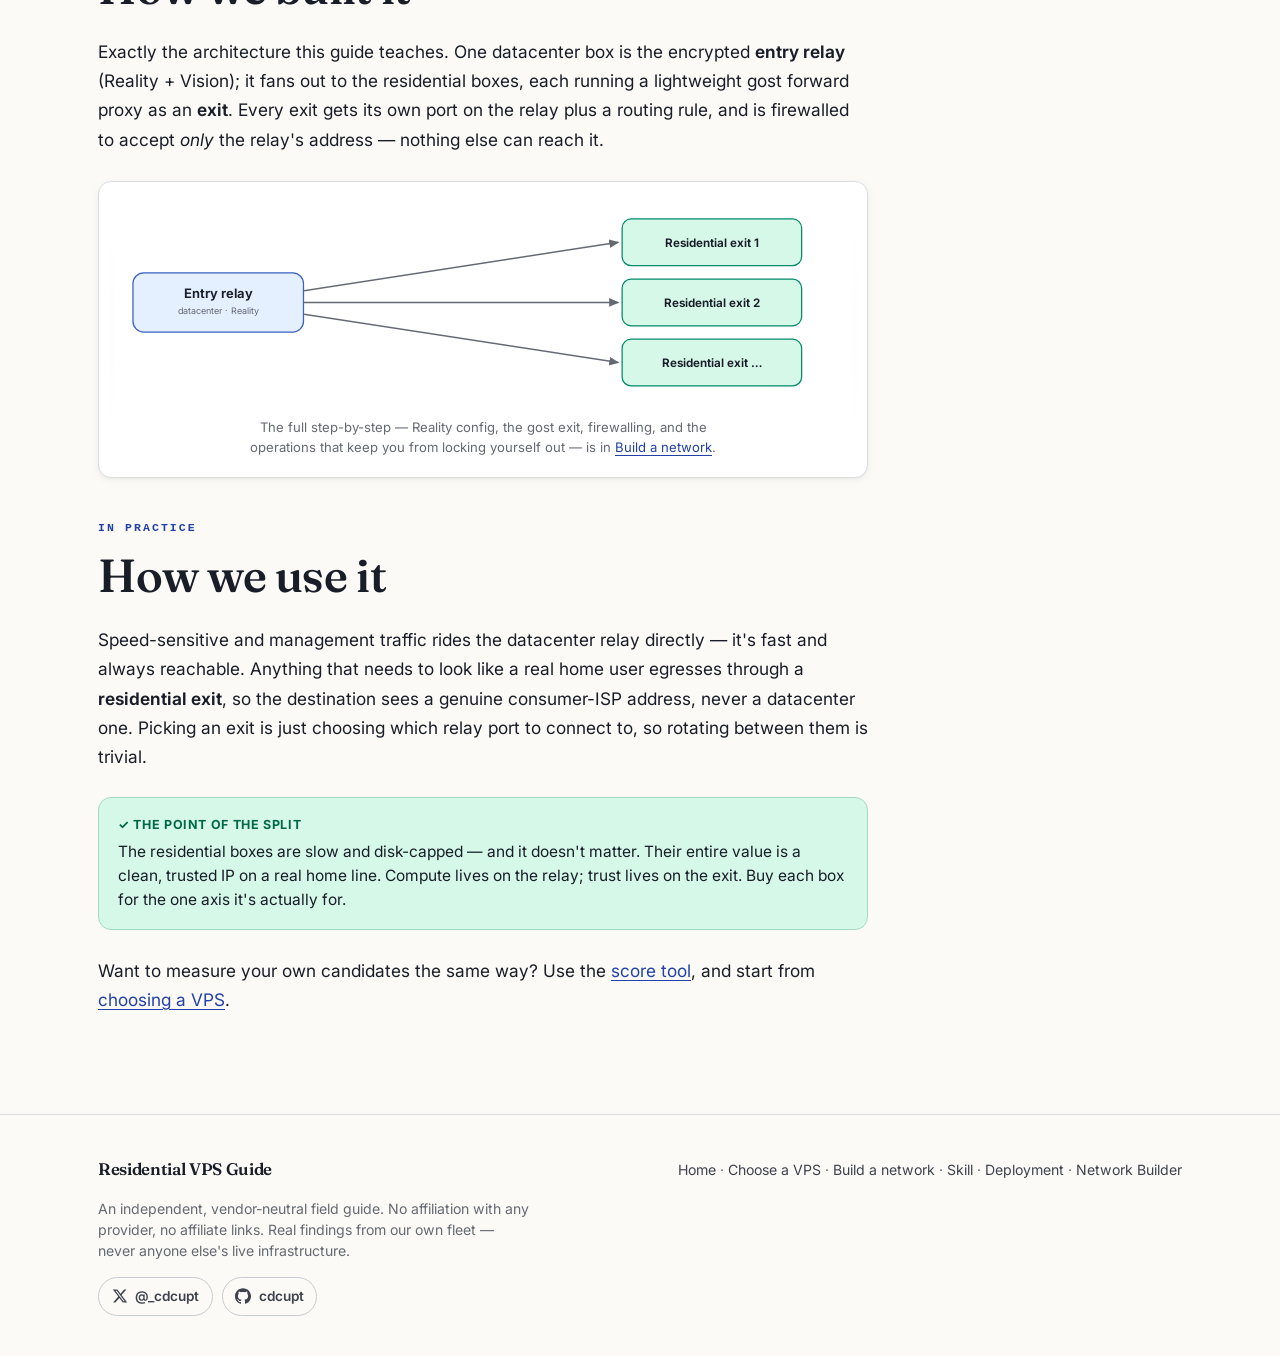
<file: deployment.html>
<!doctype html>
<html lang="en">
<head>
<meta charset="utf-8">
<meta name="viewport" content="width=device-width, initial-scale=1">
<title>Reference deployment — Residential VPS Guide</title>
<meta name="description" content="A real nine-box VPS fleet we run, measured with the same uniform benchmarks — providers named. See the real numbers, how it's built, and how it's used.">
<link rel="preconnect" href="https://fonts.googleapis.com">
<link rel="preconnect" href="https://fonts.gstatic.com" crossorigin>
<link href="https://fonts.googleapis.com/css2?family=Fraunces:opsz,wght@9..144,380..600&family=Inter:wght@400..700&display=swap" rel="stylesheet">
<link rel="stylesheet" href="style.css">
</head>
<body>

<nav class="nav">
  <div class="wrap">
    <a class="brand" href="index.html">
      <svg class="mk" viewBox="0 0 32 32" fill="none" aria-hidden="true">
        <rect x="1.2" y="1.2" width="29.6" height="29.6" rx="8" fill="var(--accent-bg)" stroke="var(--accent)" stroke-width="1.4"/>
        <circle cx="9" cy="16" r="3" fill="var(--accent)"/><circle cx="23" cy="16" r="3" fill="var(--exit)"/>
        <path d="M12 16 H20" stroke="var(--ink-2)" stroke-width="1.6" stroke-dasharray="2 2"/>
      </svg>
      Residential VPS<span class="g">&nbsp;Guide</span>
    </a>
    <div class="nav-links">
      <a href="choose.html"><span class="nl-full">Choose a VPS</span><span class="nl-short">Choose</span></a>
      <a href="build.html"><span class="nl-full">Build a network</span><span class="nl-short">Build</span></a>
      <a href="setup.html"><span class="nl-full">Skill</span><span class="nl-short">Skill</span></a>
      <a href="deployment.html" aria-current="page"><span class="nl-full">Deployment</span><span class="nl-short">Deploy</span></a>
      <a href="tool.html"><span class="nl-full">Network Builder</span><span class="nl-short">Builder</span></a>
    </div>
  </div>
</nav>

<header class="guide-hero">
  <div class="wrap">
    <p class="eyebrow">Reference deployment</p>
    <h1>A real fleet, measured.</h1>
    <p class="lede">Advice is cheap. This is the actual nine-box fleet we run — three datacenter, six residential, across several providers — put through the exact benchmarks in this guide. Real numbers, real providers named; only the IPs, hostnames, ports and topology stay private.</p>
  </div>
</header>

<main class="wrap" style="padding-bottom:3rem">

  <div class="prose">
    <p class="kicker">The numbers</p>
    <h2 style="margin-top:.3em">Performance, ranked</h2>
    <p>Every box, one uniform pass: single- &amp; all-core CPU (sysbench events/s), memory bandwidth (GB/s), network download (Mbps), and 4K-random disk IOPS — then a single equal-weight <strong>Overall / 100</strong>. Stronger values tint blue, weaker red.</p>
  </div>

  <div class="tool-wrap">
    <table class="perf-ref">
      <thead>
        <tr>
          <th>Box</th><th>Type</th>
          <th>Overall<small>/100</small></th>
          <th>CPU 1-core<small>eps</small></th>
          <th>CPU all-core<small>eps</small></th>
          <th>Mem read<small>GB/s</small></th>
          <th>Mem write<small>GB/s</small></th>
          <th>Net &darr;<small>Mbps</small></th>
          <th>Disk read<small>IOPS</small></th>
          <th>Disk write<small>IOPS</small></th>
        </tr>
      </thead>
      <tbody>
          <tr><td class="box">SolaDrive</td><td class="type">residential</td><td class="sc hi">88</td><td class="hi">1323</td><td class="hi">5344</td><td class="hi">44</td><td class="hi">26</td><td class="hi">569</td><td class="hi">109,775</td><td class="hi">113,304</td></tr>
          <tr><td class="box">BandwagonHost</td><td class="type">datacenter</td><td class="sc hi">83</td><td class="hi">1377</td><td class="hi">5352</td><td class="hi">43</td><td class="hi">24</td><td class="hi">2280</td><td class="hi">57,318</td><td class="">48,246</td></tr>
          <tr><td class="box">BandwagonHost</td><td class="type">datacenter</td><td class="sc hi">80</td><td class="hi">1411</td><td class="hi">2777</td><td class="hi">42</td><td class="hi">24</td><td class="hi">2357</td><td class="hi">72,418</td><td class="hi">64,681</td></tr>
          <tr><td class="box">BandwagonHost</td><td class="type">datacenter</td><td class="sc hi">75</td><td class="hi">1376</td><td class="hi">4206</td><td class="hi">41</td><td class="">22</td><td class="hi">1774</td><td class="">55,499</td><td class="hi">51,469</td></tr>
          <tr><td class="box">AaITR</td><td class="type">residential</td><td class="sc">48</td><td class="">606</td><td class="lo">611</td><td class="">31</td><td class="hi">23</td><td class="lo">29</td><td class="hi">73,408</td><td class="hi">62,388</td></tr>
          <tr><td class="box">VirVM</td><td class="type">residential</td><td class="sc lo">38</td><td class="lo">431</td><td class="">1722</td><td class="lo">23</td><td class="lo">19</td><td class="lo">94</td><td class="lo">38,813</td><td class="lo">46,692</td></tr>
          <tr><td class="box">AaITR</td><td class="type">residential</td><td class="sc lo">21</td><td class="lo">353</td><td class="lo">706</td><td class="lo">20</td><td class="lo">14</td><td class="">103</td><td class="lo">2,020<b>*</b></td><td class="lo">2,019<b>*</b></td></tr>
          <tr><td class="box">AaITR</td><td class="type">residential</td><td class="sc lo">19</td><td class="lo">290</td><td class="lo">577</td><td class="lo">18</td><td class="lo">13</td><td class="lo">102</td><td class="lo">2,020<b>*</b></td><td class="lo">1,986<b>*</b></td></tr>
          <tr><td class="box">AaITR</td><td class="type">residential</td><td class="sc lo">18</td><td class="lo">290</td><td class="lo">581</td><td class="lo">17</td><td class="lo">13</td><td class="lo">102</td><td class="lo">2,018<b>*</b></td><td class="lo">2,018<b>*</b></td></tr>
      </tbody>
    </table>
  </div>

  <div class="prose">
    <p style="font-size:.85rem;color:var(--ink-soft)"><b>*</b> capped disk — see below. Every number is a real measured value.</p>
    <div class="callout tip">
      <div class="ct">▲ What the numbers taught us</div>
      Two things a spec sheet would never show: <strong>SolaDrive</strong> is the sleeper — a residential line whose "masked" CPU quietly tops the fleet on disk and ties the datacenter boxes on multicore — while three of <strong>AaITR</strong>'s four boxes are pinned at a provider <strong>~2,000-IOPS disk cap</strong> (read ≈ write, identical across the three). The cheap residential boxes are weak on compute, but that's irrelevant for their job: carrying a clean IP.
    </div>

    <p class="kicker" style="margin-top:2.5rem">The setup</p>
    <h2 style="margin-top:.3em">How we built it</h2>
    <p>Exactly the architecture this guide teaches. One datacenter box is the encrypted <strong>entry relay</strong> (Reality + Vision); it fans out to the residential boxes, each running a lightweight <span class="mono">gost</span> forward proxy as an <strong>exit</strong>. Every exit gets its own port on the relay plus a routing rule, and is firewalled to accept <em>only</em> the relay's address — nothing else can reach it.</p>
    <div class="fig" style="padding:1.2rem 1rem">
      <svg viewBox="0 0 820 224" style="width:100%;min-width:520px" role="img" aria-label="One datacenter relay fans out to several residential exits.">
        <defs><marker id="ah3" markerWidth="9" markerHeight="9" refX="6.5" refY="3" orient="auto"><path d="M0,0 L7,3 L0,6 Z" fill="var(--ink-soft)"/></marker></defs>
        <rect class="dg-box a" x="20" y="80" width="190" height="66" rx="12"/>
        <text class="dg-t" x="115" y="108" text-anchor="middle" font-size="14.5">Entry relay</text>
        <text class="dg-s" x="115" y="126" text-anchor="middle" font-size="10">datacenter · Reality</text>
        <line class="dg-arw" x1="210" y1="100" x2="561" y2="46"  marker-end="url(#ah3)"/>
        <line class="dg-arw" x1="210" y1="113" x2="561" y2="113" marker-end="url(#ah3)"/>
        <line class="dg-arw" x1="210" y1="126" x2="561" y2="180" marker-end="url(#ah3)"/>
        <rect class="dg-box e" x="565" y="20"  width="200" height="52" rx="10"/><text class="dg-t" x="665" y="51" text-anchor="middle" font-size="13">Residential exit 1</text>
        <rect class="dg-box e" x="565" y="87"  width="200" height="52" rx="10"/><text class="dg-t" x="665" y="118" text-anchor="middle" font-size="13">Residential exit 2</text>
        <rect class="dg-box e" x="565" y="154" width="200" height="52" rx="10"/><text class="dg-t" x="665" y="185" text-anchor="middle" font-size="13">Residential exit …</text>
      </svg>
      <figcaption>The full step-by-step — Reality config, the gost exit, firewalling, and the operations that keep you from locking yourself out — is in <a href="build.html">Build a network</a>.</figcaption>
    </div>

    <p class="kicker" style="margin-top:2.5rem">In practice</p>
    <h2 style="margin-top:.3em">How we use it</h2>
    <p>Speed-sensitive and management traffic rides the datacenter relay directly — it's fast and always reachable. Anything that needs to look like a real home user egresses through a <strong>residential exit</strong>, so the destination sees a genuine consumer-ISP address, never a datacenter one. Picking an exit is just choosing which relay port to connect to, so rotating between them is trivial.</p>
    <div class="callout do">
      <div class="ct">✓ The point of the split</div>
      The residential boxes are slow and disk-capped — and it doesn't matter. Their entire value is a clean, trusted IP on a real home line. Compute lives on the relay; trust lives on the exit. Buy each box for the one axis it's actually for.
    </div>
    <p>Want to measure your own candidates the same way? Use the <a href="tool.html">score tool</a>, and start from <a href="choose.html">choosing a VPS</a>.</p>
  </div>

</main>

<footer class="footer">
  <div class="wrap">
    <div>
      <div class="brand" style="font-size:1.05rem;margin-bottom:.5rem">Residential VPS Guide</div>
      <p class="disc">An independent, vendor-neutral field guide. No affiliation with any provider, no affiliate links. Real findings from our own fleet — never anyone else's live infrastructure.</p>
      <div class="social">
        <a href="https://x.com/_cdcupt" target="_blank" rel="noopener me" aria-label="X — @_cdcupt"><svg viewBox="0 0 24 24" aria-hidden="true"><path d="M18.244 2.25h3.308l-7.227 8.26 8.502 11.24H16.17l-5.214-6.817L4.99 21.75H1.68l7.73-8.835L1.254 2.25H8.08l4.713 6.231zm-1.161 17.52h1.833L7.084 4.126H5.117z"/></svg>@_cdcupt</a>
        <a href="https://github.com/cdcupt" target="_blank" rel="noopener me" aria-label="GitHub — cdcupt"><svg viewBox="0 0 24 24" aria-hidden="true"><path d="M12 .297c-6.63 0-12 5.373-12 12 0 5.303 3.438 9.8 8.205 11.385.6.113.82-.258.82-.577 0-.285-.01-1.04-.015-2.04-3.338.724-4.042-1.61-4.042-1.61C4.422 18.07 3.633 17.7 3.633 17.7c-1.087-.744.084-.729.084-.729 1.205.084 1.838 1.236 1.838 1.236 1.07 1.835 2.809 1.305 3.495.998.108-.776.417-1.305.76-1.605-2.665-.3-5.466-1.332-5.466-5.93 0-1.31.465-2.38 1.235-3.22-.135-.303-.54-1.523.105-3.176 0 0 1.005-.322 3.3 1.23.96-.267 1.98-.399 3-.405 1.02.006 2.04.138 3 .405 2.28-1.552 3.285-1.23 3.285-1.23.645 1.653.24 2.873.12 3.176.765.84 1.23 1.91 1.23 3.22 0 4.61-2.805 5.625-5.475 5.92.42.36.81 1.096.81 2.22 0 1.606-.015 2.896-.015 3.286 0 .315.21.69.825.57C20.565 22.092 24 17.592 24 12.297c0-6.627-5.373-12-12-12"/></svg>cdcupt</a>
      </div>
    </div>
    <nav aria-label="Footer">
      <a href="index.html">Home</a> · <a href="choose.html">Choose a VPS</a> · <a href="build.html">Build a network</a> · <a href="setup.html">Skill</a> · <a href="deployment.html">Deployment</a> · <a href="tool.html">Network Builder</a>
    </nav>
  </div>
</footer>

</body>
</html>
</file>
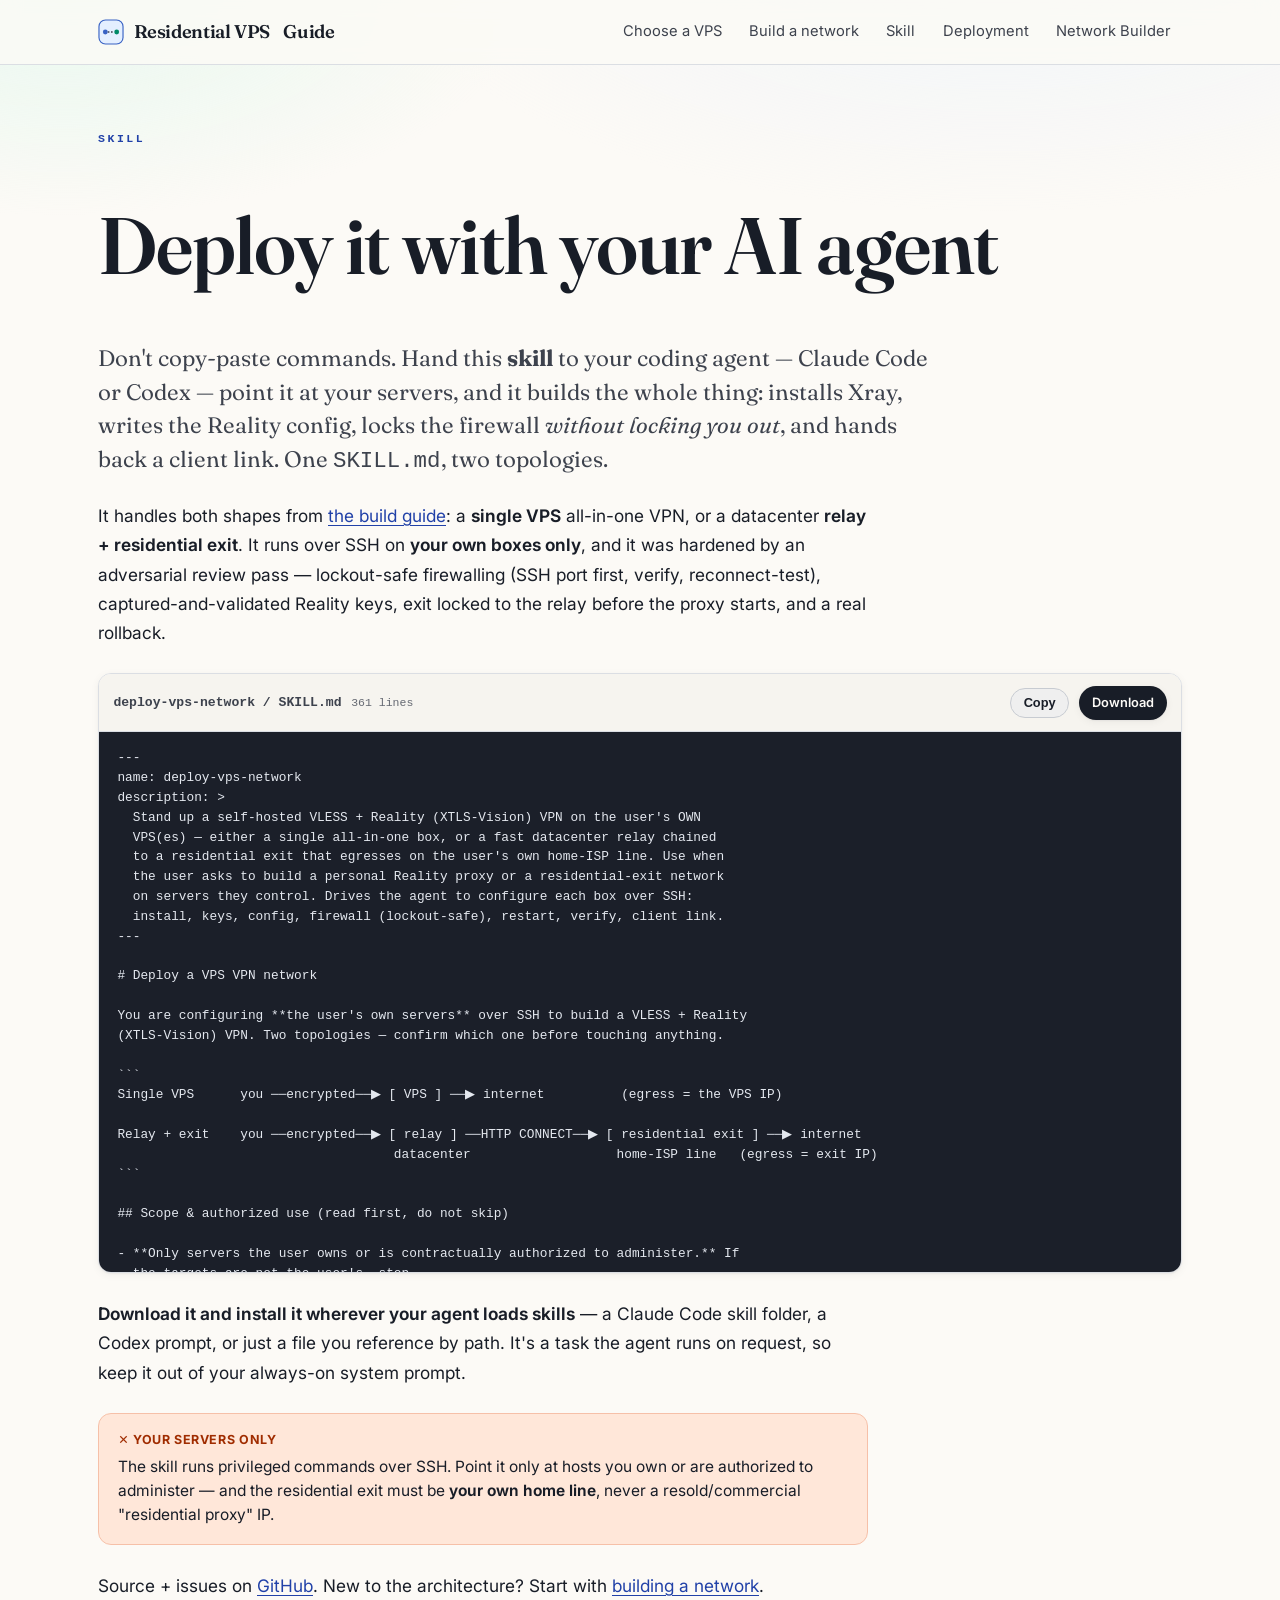
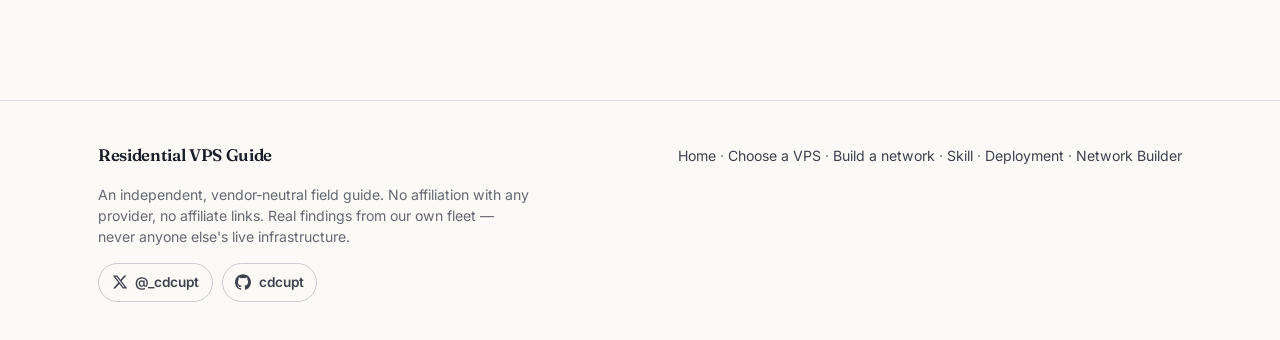
<file: setup.html>
<!doctype html>
<html lang="en">
<head>
<meta charset="utf-8">
<meta name="viewport" content="width=device-width, initial-scale=1">
<title>Deploy skill — Residential VPS Guide</title>
<meta name="description" content="An agent skill (SKILL.md) you drop into Claude Code or Codex to build your VPS VPN network for you — single-VPS or relay+residential-exit. Reviewed for lockout-safety and correctness.">
<link rel="preconnect" href="https://fonts.googleapis.com">
<link rel="preconnect" href="https://fonts.gstatic.com" crossorigin>
<link href="https://fonts.googleapis.com/css2?family=Fraunces:opsz,wght@9..144,380..600&family=Inter:wght@400..700&display=swap" rel="stylesheet">
<link rel="stylesheet" href="style.css">
<style>
  .skill-card{border:1px solid var(--line); border-radius:var(--r-md); background:var(--card); box-shadow:var(--shadow-sm); overflow:hidden; margin:1.6rem 0}
  .skill-head{display:flex; flex-wrap:wrap; align-items:center; gap:.6rem; padding:.7rem .9rem; border-bottom:1px solid var(--line); background:var(--paper-2)}
  .skill-head .fn{font-family:var(--mono); font-size:.82rem; color:var(--ink-2); font-weight:600}
  .skill-head .meta{font-family:var(--mono); font-size:.72rem; color:var(--ink-soft)}
  .skill-head .sp{flex:1}
  .skill-head .btn{padding:.4rem .8rem; font-size:.8rem}
  .skill-body{max-height:60vh; overflow:auto; margin:0}
  .skill-body pre{margin:0; border:none; border-radius:0; box-shadow:none; font-size:.8rem; line-height:1.55}
  .copybtn.done{background:var(--exit); border-color:var(--exit); color:#fff}
</style>
</head>
<body>

<nav class="nav">
  <div class="wrap">
    <a class="brand" href="index.html">
      <svg class="mk" viewBox="0 0 32 32" fill="none" aria-hidden="true">
        <rect x="1.2" y="1.2" width="29.6" height="29.6" rx="8" fill="var(--accent-bg)" stroke="var(--accent)" stroke-width="1.4"/>
        <circle cx="9" cy="16" r="3" fill="var(--accent)"/><circle cx="23" cy="16" r="3" fill="var(--exit)"/>
        <path d="M12 16 H20" stroke="var(--ink-2)" stroke-width="1.6" stroke-dasharray="2 2"/>
      </svg>
      Residential VPS<span class="g">&nbsp;Guide</span>
    </a>
    <div class="nav-links">
      <a href="choose.html"><span class="nl-full">Choose a VPS</span><span class="nl-short">Choose</span></a>
      <a href="build.html"><span class="nl-full">Build a network</span><span class="nl-short">Build</span></a>
      <a href="setup.html" aria-current="page"><span class="nl-full">Skill</span><span class="nl-short">Skill</span></a>
      <a href="deployment.html"><span class="nl-full">Deployment</span><span class="nl-short">Deploy</span></a>
      <a href="tool.html"><span class="nl-full">Network Builder</span><span class="nl-short">Builder</span></a>
    </div>
  </div>
</nav>

<header class="guide-hero">
  <div class="wrap">
    <p class="eyebrow">Skill</p>
    <h1>Deploy it with your AI agent</h1>
    <p class="lede">Don't copy-paste commands. Hand this <strong>skill</strong> to your coding agent — Claude Code or Codex — point it at your servers, and it builds the whole thing: installs Xray, writes the Reality config, locks the firewall <em>without locking you out</em>, and hands back a client link. One <code>SKILL.md</code>, two topologies.</p>
  </div>
</header>

<main class="wrap" style="padding-bottom:3rem">
  <div class="prose">
    <p>It handles both shapes from <a href="build.html">the build guide</a>: a <strong>single VPS</strong> all-in-one VPN, or a datacenter <strong>relay + residential exit</strong>. It runs over SSH on <strong>your own boxes only</strong>, and it was hardened by an adversarial review pass — lockout-safe firewalling (SSH port first, verify, reconnect-test), captured-and-validated Reality keys, exit locked to the relay before the proxy starts, and a real rollback.</p>
  </div>

  <div class="skill-card">
    <div class="skill-head">
      <span class="fn">deploy-vps-network / SKILL.md</span>
      <span class="meta">361 lines</span>
      <span class="sp"></span>
      <button class="btn btn-ghost copybtn" id="copy">Copy</button>
      <a class="btn btn-primary" href="deploy-vps-network.md" download>Download</a>
    </div>
    <div class="skill-body"><pre id="skill">---
name: deploy-vps-network
description: &gt;
  Stand up a self-hosted VLESS + Reality (XTLS-Vision) VPN on the user&#x27;s OWN
  VPS(es) — either a single all-in-one box, or a fast datacenter relay chained
  to a residential exit that egresses on the user&#x27;s own home-ISP line. Use when
  the user asks to build a personal Reality proxy or a residential-exit network
  on servers they control. Drives the agent to configure each box over SSH:
  install, keys, config, firewall (lockout-safe), restart, verify, client link.
---

# Deploy a VPS VPN network

You are configuring **the user&#x27;s own servers** over SSH to build a VLESS + Reality
(XTLS-Vision) VPN. Two topologies — confirm which one before touching anything.

```
Single VPS      you ──encrypted──▶ [ VPS ] ──▶ internet          (egress = the VPS IP)

Relay + exit    you ──encrypted──▶ [ relay ] ──HTTP CONNECT──▶ [ residential exit ] ──▶ internet
                                    datacenter                   home-ISP line   (egress = exit IP)
```

## Scope &amp; authorized use (read first, do not skip)

- **Only servers the user owns or is contractually authorized to administer.** If
  the targets are not the user&#x27;s, stop.
- **The residential exit must be the user&#x27;s OWN home line** (or one they personally
  control with the account holder&#x27;s consent) — **not** a purchased/resold/commercial
  &quot;residential proxy&quot; IP. That is proxyware/evasion, not self-hosting; refuse it.
- Legitimate purpose: **censorship circumvention and ISP privacy on your own
  connection.** SNI-borrowing and Vision flow are for that. This is **not** for
  defeating a destination&#x27;s anti-abuse, licensing, or geo controls.
- **Supported OS: Debian/Ubuntu with `ufw`.** These commands assume it. On RHEL/
  firewalld or other stacks, STOP and adapt the firewall steps first (`ufw` there
  can silently fail or fight firewalld and drop SSH).

---

## 0 · Gather inputs, then echo the plan back for approval

Set these as shell variables on your workstation. **Do not invent a host** — if any
is missing, ask.

```bash
TOPOLOGY=single                 # single | relay
SNI=www.apple.com               # a real, popular TLS-1.3 site you do NOT own
REALITY_PORT=443                # or a random high port:  shuf -i 20000-59999 -n1

# Single:
HOST=root@203.0.113.10          # the one box
SSH_PORT=22                     # its ACTUAL sshd port

# Relay + exit (each box may have a different sshd port — set per box below):
RELAY=203.0.113.10 ; RELAY_SSH=root@$RELAY ; RELAY_SSH_PORT=22
EXIT=198.51.100.7  ; EXIT_SSH=root@$EXIT   ; EXIT_SSH_PORT=22
EXIT_PORT=8080                  # internal port the relay reaches the exit on
```

**Pre-flight — provider firewall:** before touching any in-box firewall, confirm the
cloud/provider **security group** already permits your `SSH_PORT` and `REALITY_PORT`
inbound (and does not restrict them to an IP you&#x27;re not on). Never edit provider SG
SSH rules in the same pass as the in-box `ufw` changes.

Echo the full plan (topology, hosts, ports, SNI) back to the user and get a yes.

---

## 1 · CRITICAL safety rules

1. **Never lock yourself out.** Every firewall change opens **your real SSH port**
   first, **verifies it is in `ufw status`** (hard gate), enables, and then **proves a
   fresh SSH login still works** before anything else runs. Use the §-firewall snippet
   verbatim; never hand-roll `ufw --force enable` without the gate + reconnect test.
2. **Back up before overwrite.** The config-write recipe copies any existing
   `config.json` to a timestamped `.bak` first, and **aborts if the box already has a
   different multi-inbound config** — ask the user before clobbering it.
3. **Verify each hop before the next.** Exit up and reachable before you touch the
   relay; egress verified before you hand out a client link.
4. **Least privilege on the exit.** The exit&#x27;s proxy port accepts **only the relay&#x27;s
   IP** — never `0.0.0.0/0` — and the firewall is locked **before** the proxy starts.
5. **Fail closed.** Any error or failed check → STOP and report the exact output.
   Never blind-retry a destructive step.
6. Keys/UUIDs are secrets. Print the client link once; don&#x27;t scatter private keys.

---

## 2 · Canonical order (top-to-bottom runnable, per box)

`install xray → generate keys/uuid on the box → write config (+backup) → validate
config → lock firewall (SSH-safe) → restart → verify`. Do the **exit fully first** in
relay+exit mode.

### Reusable snippet — SAFE firewall enable
Run as ONE remote script so the gate and enable can&#x27;t be separated. Order is
allow-SSH → allow-services → **enable** → gate (rules are only visible once ufw is
active) → capture the remote exit code → prove a fresh login. Extra args are literal
`ufw` rule strings, e.g. `&quot;allow 443/tcp&quot;`:

```bash
safe_ufw () {  # usage: safe_ufw &lt;ssh_target&gt; &lt;ssh_port&gt; &quot;allow 443/tcp&quot; [&quot;allow from X to any port Y proto tcp&quot; ...]
  local T=$1 P=$2; shift 2
  ssh -p &quot;$P&quot; &quot;$T&quot; &quot;bash -s&quot; &lt;&lt;EOF
set -e
ufw allow ${P}/tcp
$(for r in &quot;$@&quot;; do echo &quot;ufw $r&quot;; done)
ufw --force enable
ufw status verbose | grep -qw &quot;${P}/tcp&quot; || { echo &quot;ABORT: ssh port not active after enable&quot;; exit 1; }
EOF
  local rc=$?
  [ &quot;$rc&quot; -eq 0 ] || { echo &quot;safe_ufw FAILED on $T (rc=$rc) — firewall NOT trusted, aborting&quot;; return 1; }
  ssh -p &quot;$P&quot; &quot;$T&quot; true || { echo &quot;LOCKED OUT on $T — use provider console&quot;; return 1; }
  echo &quot;FIREWALL ACTIVE + RECONNECT OK ($T)&quot;
}
```
**Every caller gates on its success with `&amp;&amp;`** — if `safe_ufw` returns non-zero, do
NOT start any service (a half-configured firewall must never leave a port world-open).

---

## 3 · Topology: SINGLE VPS

```bash
# 3.1 install xray (official installer; sets up the `xray` systemd service)
ssh -p $SSH_PORT $HOST &#x27;bash -c &quot;$(curl -fsSL https://github.com/XTLS/Xray-install/raw/main/install-release.sh)&quot; @ install&#x27;
ssh -p $SSH_PORT $HOST &#x27;command -v xray &amp;&amp; systemctl cat xray &gt;/dev/null&#x27; || { echo &quot;xray install failed&quot;; exit 1; }

# 3.2 generate identifiers ON the box; capture into LOCAL vars
UUID=$(ssh -p $SSH_PORT $HOST &#x27;xray uuid&#x27;)
SID=$(openssl rand -hex 8)                       # even-length hex, &lt;=16 chars; client sid must equal this
KEYS=$(ssh -p $SSH_PORT $HOST &#x27;xray x25519&#x27;)
PRIVATE_KEY=$(awk &#x27;/[Pp]rivate/{print $NF}&#x27; &lt;&lt;&lt;&quot;$KEYS&quot;)
PUBLIC_KEY=$(awk &#x27;/[Pp]ublic|Password/{print $NF}&#x27; &lt;&lt;&lt;&quot;$KEYS&quot;)
[ ${#PRIVATE_KEY} -ge 43 ] &amp;&amp; [ ${#PUBLIC_KEY} -ge 43 ] || { echo &quot;keypair parse failed&quot;; exit 1; }

# 3.3 GUARD: abort LOCALLY if a different (non-reality) config already exists
ssh -p $SSH_PORT $HOST &#x27;f=/usr/local/etc/xray/config.json; [ -s &quot;$f&quot; ] &amp;&amp; grep -q &quot;\&quot;inbounds\&quot;&quot; &quot;$f&quot; &amp;&amp; ! grep -q reality &quot;$f&quot; &amp;&amp; exit 3; exit 0&#x27; \
  || { echo &quot;STOP: existing non-reality config on this box — ask the user before overwriting&quot;; exit 1; }
# 3.3 backup any existing config, then write (unquoted heredoc → vars expand locally, then piped to the box)
ssh -p $SSH_PORT $HOST &#x27;f=/usr/local/etc/xray/config.json; [ -s &quot;$f&quot; ] &amp;&amp; cp &quot;$f&quot; &quot;$f.bak.$(date +%s)&quot;; :&#x27;
ssh -p $SSH_PORT $HOST &#x27;cat &gt; /usr/local/etc/xray/config.json&#x27; &lt;&lt;EOF
{
  &quot;inbounds&quot;: [{
    &quot;listen&quot;: &quot;0.0.0.0&quot;,
    &quot;port&quot;: ${REALITY_PORT},
    &quot;protocol&quot;: &quot;vless&quot;,
    &quot;settings&quot;: { &quot;clients&quot;: [{ &quot;id&quot;: &quot;${UUID}&quot;, &quot;flow&quot;: &quot;xtls-rprx-vision&quot; }], &quot;decryption&quot;: &quot;none&quot; },
    &quot;streamSettings&quot;: {
      &quot;network&quot;: &quot;tcp&quot;,
      &quot;security&quot;: &quot;reality&quot;,
      &quot;realitySettings&quot;: {
        &quot;show&quot;: false,
        &quot;dest&quot;: &quot;${SNI}:443&quot;,
        &quot;xver&quot;: 0,
        &quot;serverNames&quot;: [&quot;${SNI}&quot;],
        &quot;privateKey&quot;: &quot;${PRIVATE_KEY}&quot;,
        &quot;shortIds&quot;: [&quot;${SID}&quot;]
      }
    }
  }],
  &quot;outbounds&quot;: [{ &quot;protocol&quot;: &quot;freedom&quot; }]
}
EOF

# 3.4 validate config BEFORE restart (hard stop on non-zero)
ssh -p $SSH_PORT $HOST &#x27;xray run -test -c /usr/local/etc/xray/config.json&#x27; || { echo &quot;config invalid&quot;; exit 1; }

# 3.5 lock firewall (SSH-safe); ONLY restart xray if the firewall is confirmed
safe_ufw &quot;$HOST&quot; &quot;$SSH_PORT&quot; &quot;allow ${REALITY_PORT}/tcp&quot; \
  &amp;&amp; ssh -p $SSH_PORT $HOST &#x27;systemctl restart xray &amp;&amp; systemctl enable xray&#x27; \
  || { echo &quot;firewall not confirmed — xray NOT restarted&quot;; exit 1; }

# 3.6 verify
ssh -p $SSH_PORT $HOST &quot;ss -tlnp | grep -q :${REALITY_PORT} &amp;&amp; echo LISTENING || echo NOT-LISTENING&quot;
ssh -p $SSH_PORT $HOST &#x27;journalctl -u xray -n20 --no-pager | grep -qiE &quot;err|fail&quot; &amp;&amp; echo CHECK-LOG || echo CLEAN&#x27;
```
`HOST_IP` for the client link = the VPS public IP. Go to §5.

---

## 4 · Topology: RELAY + RESIDENTIAL EXIT

### 4A · The EXIT first (residential box)

```bash
# install gost v3, capture its absolute path
ssh -p $EXIT_SSH_PORT $EXIT_SSH &#x27;curl -fsSL https://github.com/go-gost/gost/raw/master/install.sh | bash&#x27;
GOST=$(ssh -p $EXIT_SSH_PORT $EXIT_SSH &#x27;command -v gost&#x27;) ; [ -n &quot;$GOST&quot; ] || { echo &quot;gost missing&quot;; exit 1; }

# write a REAL systemd unit (absolute path; binds 0.0.0.0 — the firewall is the control)
ssh -p $EXIT_SSH_PORT $EXIT_SSH &quot;cat &gt; /etc/systemd/system/gost.service&quot; &lt;&lt;EOF
[Unit]
Description=gost exit proxy
After=network-online.target
Wants=network-online.target
[Service]
ExecStart=${GOST} -L &quot;http://0.0.0.0:${EXIT_PORT}&quot;
Restart=on-failure
RestartSec=3
[Install]
WantedBy=multi-user.target
EOF

# If the exit box has MULTIPLE egress IPs/interfaces, pin the one you want by editing
# the ExecStart above to:  ${GOST} -L &quot;http://0.0.0.0:${EXIT_PORT}?interface=EGRESS_IP&quot;
# (EGRESS_IP = the home-ISP address you want the outbound call to leave from).

# LOCK THE FIREWALL BEFORE STARTING THE PROXY — and ONLY start gost if the lock is confirmed
# (a failed/inactive firewall must never leave a 0.0.0.0 proxy world-open)
safe_ufw &quot;$EXIT_SSH&quot; &quot;$EXIT_SSH_PORT&quot; &quot;allow from ${RELAY} to any port ${EXIT_PORT} proto tcp&quot; \
  &amp;&amp; ssh -p $EXIT_SSH_PORT $EXIT_SSH &#x27;systemctl daemon-reload &amp;&amp; systemctl enable --now gost &amp;&amp; systemctl is-active --quiet gost &amp;&amp; echo GOST-UP&#x27; \
  || { echo &quot;exit firewall not confirmed — gost NOT started (would be world-open)&quot;; exit 1; }
```

**Verify the exit — this test MUST be run FROM THE RELAY** (its source IP is the one
allow-listed; your workstation is not):
```bash
ssh -p $RELAY_SSH_PORT $RELAY_SSH &quot;curl -s --max-time 15 -x http://${EXIT}:${EXIT_PORT} https://api.ipify.org&quot;   # → the EXIT&#x27;s IP
ssh -p $RELAY_SSH_PORT $RELAY_SSH &quot;curl -s --max-time 15 -x http://${EXIT}:${EXIT_PORT} https://ipinfo.io/org&quot;   # → the exit&#x27;s ISP/ASN
```
Connection-refused here almost always means gost isn&#x27;t `0.0.0.0`-bound or the
allow-from-relay rule is missing. **Do not continue until the exit returns its own IP.**

### 4B · The RELAY (datacenter box)

Install xray and generate keys exactly as §3.1–3.2, but over `$RELAY_SSH` /
`$RELAY_SSH_PORT`. Then write the relay config (Reality in → routed out to the exit):

```bash
# GUARD (same as §3.3): abort locally if the relay already has a different config
ssh -p $RELAY_SSH_PORT $RELAY_SSH &#x27;f=/usr/local/etc/xray/config.json; [ -s &quot;$f&quot; ] &amp;&amp; grep -q &quot;\&quot;inbounds\&quot;&quot; &quot;$f&quot; &amp;&amp; ! grep -q reality &quot;$f&quot; &amp;&amp; exit 3; exit 0&#x27; \
  || { echo &quot;STOP: existing non-reality config on the relay — ask the user before overwriting&quot;; exit 1; }
ssh -p $RELAY_SSH_PORT $RELAY_SSH &#x27;f=/usr/local/etc/xray/config.json; [ -s &quot;$f&quot; ] &amp;&amp; cp &quot;$f&quot; &quot;$f.bak.$(date +%s)&quot;; :&#x27;
ssh -p $RELAY_SSH_PORT $RELAY_SSH &#x27;cat &gt; /usr/local/etc/xray/config.json&#x27; &lt;&lt;EOF
{
  &quot;inbounds&quot;: [{
    &quot;listen&quot;: &quot;0.0.0.0&quot;, &quot;port&quot;: ${REALITY_PORT}, &quot;protocol&quot;: &quot;vless&quot;, &quot;tag&quot;: &quot;in&quot;,
    &quot;settings&quot;: { &quot;clients&quot;: [{ &quot;id&quot;: &quot;${UUID}&quot;, &quot;flow&quot;: &quot;xtls-rprx-vision&quot; }], &quot;decryption&quot;: &quot;none&quot; },
    &quot;streamSettings&quot;: { &quot;network&quot;: &quot;tcp&quot;, &quot;security&quot;: &quot;reality&quot;,
      &quot;realitySettings&quot;: { &quot;show&quot;: false, &quot;dest&quot;: &quot;${SNI}:443&quot;, &quot;xver&quot;: 0,
        &quot;serverNames&quot;: [&quot;${SNI}&quot;], &quot;privateKey&quot;: &quot;${PRIVATE_KEY}&quot;, &quot;shortIds&quot;: [&quot;${SID}&quot;] } }
  }],
  &quot;outbounds&quot;: [
    { &quot;tag&quot;: &quot;exit&quot;, &quot;protocol&quot;: &quot;http&quot;, &quot;settings&quot;: { &quot;servers&quot;: [{ &quot;address&quot;: &quot;${EXIT}&quot;, &quot;port&quot;: ${EXIT_PORT} }] } },
    { &quot;tag&quot;: &quot;direct&quot;, &quot;protocol&quot;: &quot;freedom&quot; }
  ],
  &quot;routing&quot;: { &quot;rules&quot;: [{ &quot;type&quot;: &quot;field&quot;, &quot;inboundTag&quot;: [&quot;in&quot;], &quot;outboundTag&quot;: &quot;exit&quot; }] }
}
EOF
ssh -p $RELAY_SSH_PORT $RELAY_SSH &#x27;xray run -test -c /usr/local/etc/xray/config.json&#x27; || { echo &quot;relay config invalid&quot;; exit 1; }
safe_ufw &quot;$RELAY_SSH&quot; &quot;$RELAY_SSH_PORT&quot; &quot;allow ${REALITY_PORT}/tcp&quot; \
  &amp;&amp; ssh -p $RELAY_SSH_PORT $RELAY_SSH &#x27;systemctl restart xray &amp;&amp; systemctl enable xray&#x27; \
  || { echo &quot;relay firewall not confirmed — xray NOT restarted&quot;; exit 1; }
```
`HOST_IP` for the client link = the **relay** IP.

&gt; Optional hardening for the relay→exit hop (plaintext HTTP CONNECT, ufw is the primary
&gt; control): add proxy creds — listener `${GOST} -L &quot;http://user:pass@0.0.0.0:${EXIT_PORT}&quot;`
&gt; and relay outbound `&quot;users&quot;:[{&quot;user&quot;:&quot;user&quot;,&quot;pass&quot;:&quot;pass&quot;}]` inside the `exit` server.

---

## 5 · Client link

```bash
LINK=&quot;vless://${UUID}@HOST_IP:${REALITY_PORT}?security=reality&amp;encryption=none&amp;flow=xtls-rprx-vision&amp;type=tcp&amp;sni=${SNI}&amp;fp=chrome&amp;pbk=${PUBLIC_KEY}&amp;sid=${SID}&amp;spx=%2F#my-vpn&quot;
echo &quot;$LINK&quot;
```
Replace `HOST_IP` with the single-VPS IP or the **relay** IP. Import into Shadowrocket /
v2rayN / Nekoray / sing-box. `sid` must exactly equal the server&#x27;s `shortIds` entry.

---

## 6 · Verify end-to-end

1. **Listening:** `ss -tlnp | grep :${REALITY_PORT}` on each xray box.
2. **Connect** a client with the link.
3. **Egress (from the client, tunnel on):** `curl https://api.ipify.org`
   - single → the VPS IP.
   - relay+exit → the **exit&#x27;s** IP (a consumer-ISP address), **not** the relay&#x27;s. If it
     returns the relay IP, the routing rule isn&#x27;t matching — recheck inbound `tag:&quot;in&quot;`
     and the rule&#x27;s `inboundTag`.
4. **Handshake:** `journalctl -u xray -n50 --no-pager` shows no Reality/TLS errors.

---

## 7 · Troubleshooting &amp; rollback

- **No connect:** port open end-to-end? (`ufw status`, provider SG). `dest` host and
  `serverNames` must match: **`dest` is `host:443`, `serverNames` is the bare host, no
  port.** The SNI must serve TLS 1.3 (`www.apple.com` is a safe default).
- **Egress = relay IP:** routing rule not matching (see §6.3).
- **Exit refused from relay:** exit firewall must `allow from $RELAY`; `systemctl
  is-active gost` must be true; gost must bind `0.0.0.0`.
- **Rollback a box (by spec, never by index):**
  ```bash
  ssh -p $SSH_PORT $HOST &#x27;systemctl stop xray 2&gt;/dev/null; f=/usr/local/etc/xray/config.json; ls -t $f.bak.* 2&gt;/dev/null | head -1 | xargs -r -I{} cp {} $f&#x27;
  ssh -p $SSH_PORT $HOST &quot;ufw delete allow ${REALITY_PORT}/tcp&quot;      # NEVER delete the ssh allow rule
  # exit:  ssh ... &quot;systemctl disable --now gost; ufw delete allow from ${RELAY} to any port ${EXIT_PORT} proto tcp&quot;
  ```
  If ever locked out, use the provider console/VNC to fix `ufw`.

---

## 8 · Benchmark a candidate VPS (run BEFORE you commit to a box)

Spin up an hourly/trial box, run the **identical** four tests on every candidate, then
destroy it — same params each time is what makes numbers comparable. Prefix the heavy
tests with `nice`/`ionice` so a benchmark can&#x27;t starve a live service, and **benchmark
disks against a temp file, never a raw block device.**

```bash
# CPU — single- then all-core; &quot;events per second&quot; is the score
sudo apt install -y sysbench
nice -n19 sysbench cpu --cpu-max-prime=20000 --threads=1        --time=10 run
nice -n19 sysbench cpu --cpu-max-prime=20000 --threads=$(nproc) --time=10 run

# Memory bandwidth — read then write
sysbench memory --memory-block-size=1M --memory-total-size=10G --memory-oper=read  run
sysbench memory --memory-block-size=1M --memory-total-size=10G --memory-oper=write run

# Disk — 4K random IOPS against a TEMP FILE (where budget tiers hide a ~2000-IOPS cap)
sudo apt install -y fio
nice -n19 ionice -c3 fio --name=r --filename=./t --size=256M --direct=1 --ioengine=libaio \
    --iodepth=16 --bs=4k --rw=randread  --runtime=10 --time_based --group_reporting
nice -n19 ionice -c3 fio --name=w --filename=./t --size=256M --direct=1 --ioengine=libaio \
    --iodepth=16 --bs=4k --rw=randwrite --runtime=10 --time_based --group_reporting
rm -f ./t
# OpenVZ/LXC (no libaio/O_DIRECT): swap `--ioengine=psync` and drop `--direct=1`
# (page cache flatters the result — read it as a ceiling, not real speed).

# Network — real download throughput (bytes/sec ×8 ÷ 1e6 = Mbps); big payload, run 2–3×
curl -o /dev/null -w &#x27;%{speed_download}\n&#x27; --max-time 30 \
     &#x27;https://speed.cloudflare.com/__down?bytes=524288000&#x27;

# Route quality — latency + loss, then the path class (which backbone it rides).
# Target = the network you care about (e.g. a China CT/CU/CM endpoint); 203.0.113.1 is a placeholder.
ping -c 20 203.0.113.1                          # round-trip latency + packet loss %
curl nexttrace.io/nt -Lo nt &amp;&amp; sudo bash nt     # install nexttrace once
nexttrace -M 203.0.113.1                        # traced hops → premium (e.g. CN2) vs standard route
```

Score each metric as a **% of the best box you&#x27;ve tested**, then average for one 0–100
rating (`value ÷ column-best × 100`). Disk read AND write both pinned near a flat
~2,000 IOPS is a provider QoS cap, not real speed — a genuine NVMe allowance does tens
of thousands. Re-run CPU at a few different hours to catch an oversubscribed host.

---

## Notes

- **SNI choice matters.** A weak/edge SNI can get a fresh IP&#x27;s Reality handshake
  throttled or blocked. Prefer a strong, ubiquitous TLS-1.3 site; keep `dest` host and
  `serverNames` identical.
- **Vision scope.** `xtls-rprx-vision` hardens the **client↔relay** hop only; the
  relay→exit leg is plain HTTP CONNECT (ufw-gated) and doesn&#x27;t get Vision&#x27;s zero-copy path.
- **shortId:** even-length hex, ≤16 chars (`openssl rand -hex 8` = 16 = the max).
- **More exits:** give each its own relay port + `shortId` + `exit` outbound + routing
  rule; a client picks an exit by which relay port it connects to.
- **Ports:** if a port behaves badly on a fresh IP, try another high port before blaming
  the backend.
</pre></div>
  </div>

  <div class="prose" style="margin-top:1.6rem">
    <p><strong>Download it and install it wherever your agent loads skills</strong> — a Claude Code skill folder, a Codex prompt, or just a file you reference by path. It's a task the agent runs on request, so keep it out of your always-on system prompt.</p>
    <div class="callout dont">
      <div class="ct">✕ Your servers only</div>
      The skill runs privileged commands over SSH. Point it only at hosts you own or are authorized to administer — and the residential exit must be <strong>your own home line</strong>, never a resold/commercial "residential proxy" IP.
    </div>
    <p>Source + issues on <a href="https://github.com/cdcupt/residential-vps-guide" target="_blank" rel="noopener">GitHub</a>. New to the architecture? Start with <a href="build.html">building a network</a>.</p>
  </div>
</main>

<footer class="footer">
  <div class="wrap">
    <div>
      <div class="brand" style="font-size:1.05rem;margin-bottom:.5rem">Residential VPS Guide</div>
      <p class="disc">An independent, vendor-neutral field guide. No affiliation with any provider, no affiliate links. Real findings from our own fleet — never anyone else's live infrastructure.</p>
      <div class="social">
        <a href="https://x.com/_cdcupt" target="_blank" rel="noopener me" aria-label="X — @_cdcupt"><svg viewBox="0 0 24 24" aria-hidden="true"><path d="M18.244 2.25h3.308l-7.227 8.26 8.502 11.24H16.17l-5.214-6.817L4.99 21.75H1.68l7.73-8.835L1.254 2.25H8.08l4.713 6.231zm-1.161 17.52h1.833L7.084 4.126H5.117z"/></svg>@_cdcupt</a>
        <a href="https://github.com/cdcupt" target="_blank" rel="noopener me" aria-label="GitHub — cdcupt"><svg viewBox="0 0 24 24" aria-hidden="true"><path d="M12 .297c-6.63 0-12 5.373-12 12 0 5.303 3.438 9.8 8.205 11.385.6.113.82-.258.82-.577 0-.285-.01-1.04-.015-2.04-3.338.724-4.042-1.61-4.042-1.61C4.422 18.07 3.633 17.7 3.633 17.7c-1.087-.744.084-.729.084-.729 1.205.084 1.838 1.236 1.838 1.236 1.07 1.835 2.809 1.305 3.495.998.108-.776.417-1.305.76-1.605-2.665-.3-5.466-1.332-5.466-5.93 0-1.31.465-2.38 1.235-3.22-.135-.303-.54-1.523.105-3.176 0 0 1.005-.322 3.3 1.23.96-.267 1.98-.399 3-.405 1.02.006 2.04.138 3 .405 2.28-1.552 3.285-1.23 3.285-1.23.645 1.653.24 2.873.12 3.176.765.84 1.23 1.91 1.23 3.22 0 4.61-2.805 5.625-5.475 5.92.42.36.81 1.096.81 2.22 0 1.606-.015 2.896-.015 3.286 0 .315.21.69.825.57C20.565 22.092 24 17.592 24 12.297c0-6.627-5.373-12-12-12"/></svg>cdcupt</a>
      </div>
    </div>
    <nav aria-label="Footer">
      <a href="index.html">Home</a> · <a href="choose.html">Choose a VPS</a> · <a href="build.html">Build a network</a> · <a href="setup.html">Skill</a> · <a href="deployment.html">Deployment</a> · <a href="tool.html">Network Builder</a>
    </nav>
  </div>
</footer>

<script>
  document.getElementById('copy').addEventListener('click', function(){
    var b=this; navigator.clipboard.writeText(document.getElementById('skill').textContent).then(function(){
      b.textContent='Copied'; b.classList.add('done'); setTimeout(function(){ b.textContent='Copy'; b.classList.remove('done'); },1500);
    });
  });
</script>
</body>
</html>
</file>
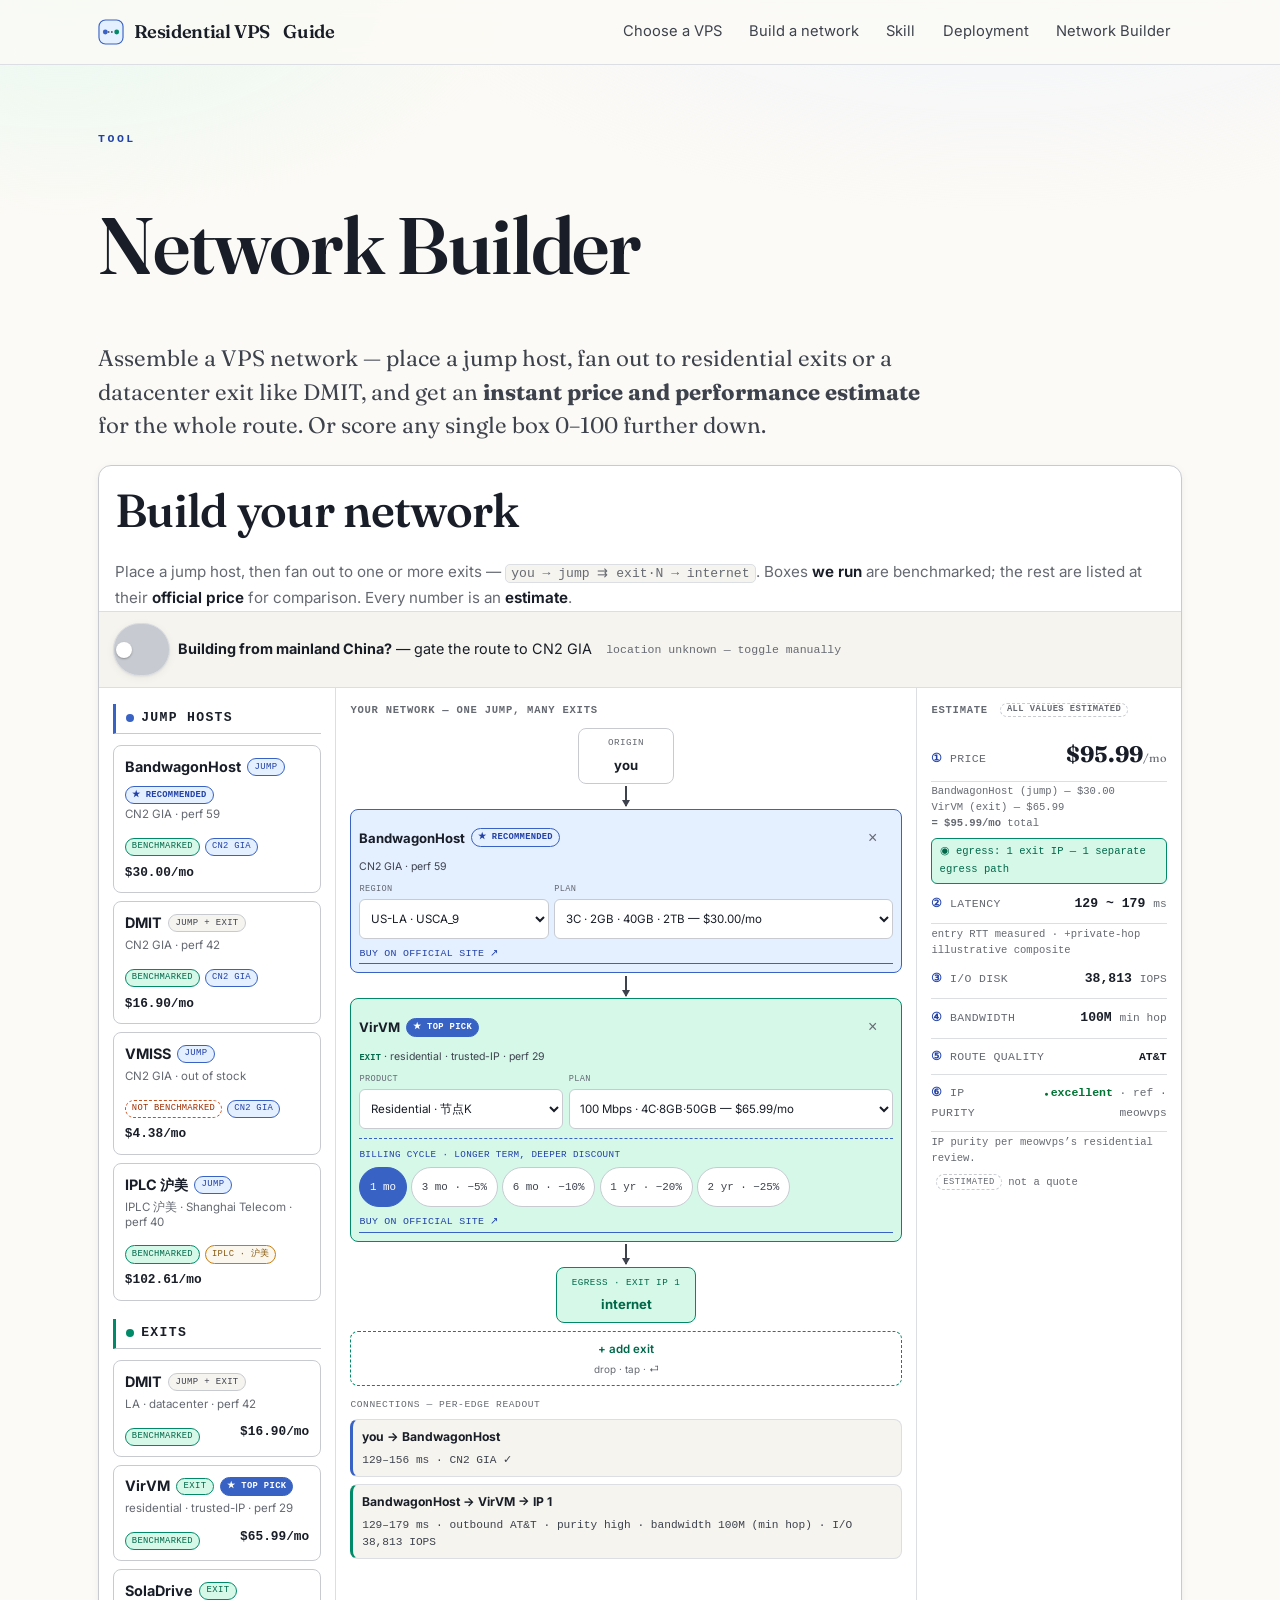
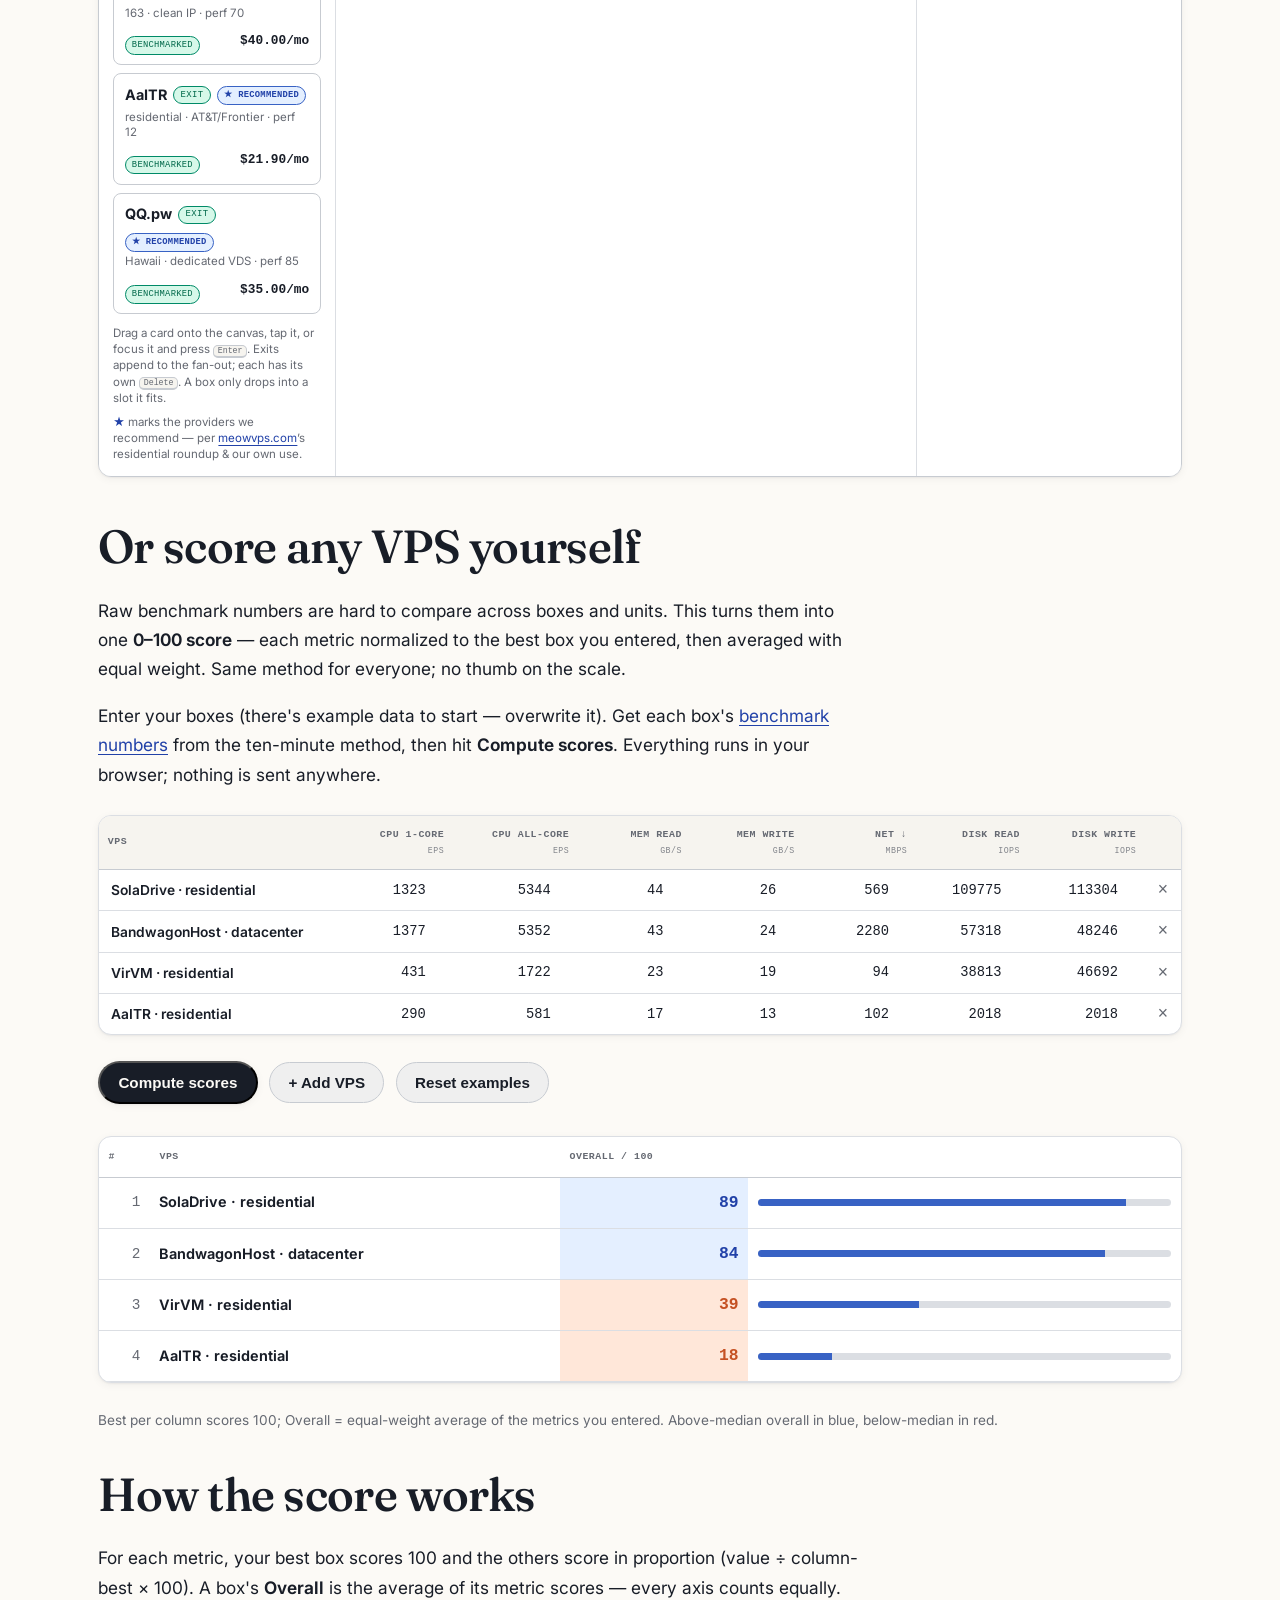
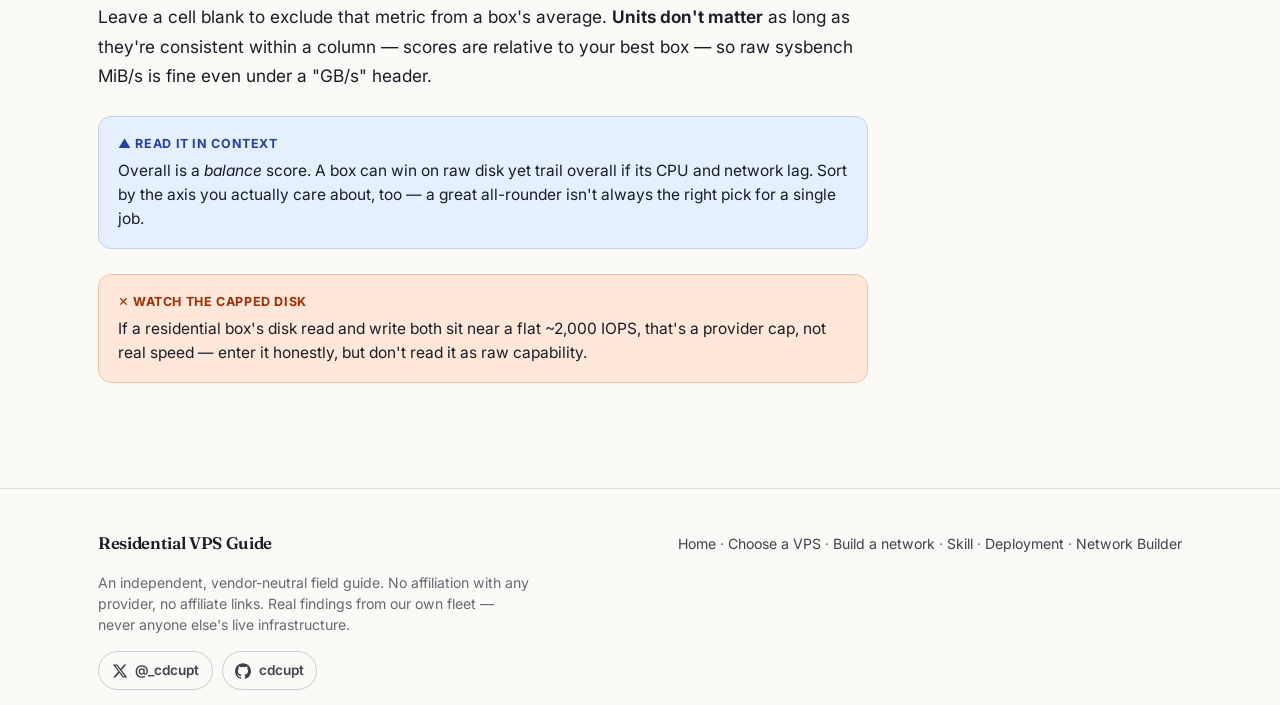
<file: tool.html>
<!doctype html>
<html lang="en">
<head>
<meta charset="utf-8">
<meta name="viewport" content="width=device-width, initial-scale=1">
<title>Network Builder — Residential VPS Guide</title>
<meta name="description" content="Turn raw VPS benchmark numbers into one comparable 0–100 score. Enter your boxes, get an instant ranking using an equal-weight normalized method.">
<link rel="preconnect" href="https://fonts.googleapis.com">
<link rel="preconnect" href="https://fonts.gstatic.com" crossorigin>
<link href="https://fonts.googleapis.com/css2?family=Fraunces:opsz,wght@9..144,380..600&family=Inter:wght@400..700&display=swap" rel="stylesheet">
<link rel="stylesheet" href="style.css">
<style>
  .tool-wrap{overflow-x:auto; border:1px solid var(--line); border-radius:var(--r-md); background:var(--card); box-shadow:var(--shadow-sm); margin:1.6rem 0}
  table.io{width:100%; border-collapse:collapse; font-size:.86rem; min-width:880px}
  table.io th{font-family:var(--mono); font-size:.62rem; letter-spacing:.05em; text-transform:uppercase; color:var(--ink-soft);
    text-align:right; padding:.7rem .55rem; border-bottom:1px solid var(--line-2); white-space:nowrap; background:var(--paper-2)}
  table.io th:first-child,table.io th.lbl{text-align:left}
  table.io th:first-child,table.io td:first-child{min-width:236px}
  table.io th small{display:block; font-weight:400; color:var(--ink-soft); opacity:.8}
  table.io td{padding:.35rem .4rem; border-bottom:1px solid var(--line)}
  table.io tr:last-child td{border-bottom:none}
  table.io input{width:100%; border:1px solid transparent; background:transparent; font-family:var(--mono); font-size:.86rem;
    text-align:right; padding:.35rem .3rem; border-radius:6px; color:var(--ink)}
  table.io input[type=number]{min-width:4rem}
  table.io input.name{text-align:left; font-family:var(--sans); font-weight:600; min-width:220px}
  table.io input:hover{border-color:var(--line-2)}
  table.io input:focus{outline:none; box-shadow:0 0 0 3px var(--accent-bg); border-color:var(--accent); background:var(--paper)}
  .rm{border:none; background:transparent; color:var(--ink-soft); cursor:pointer; font-size:1.1rem; line-height:1; padding:.2rem .4rem; border-radius:6px}
  .rm:hover{color:var(--warn); background:var(--warn-bg)}
  .tool-actions{display:flex; flex-wrap:wrap; gap:.7rem; align-items:center; margin:.4rem 0 0}
  .res-table{width:100%; border-collapse:collapse; font-size:.9rem; min-width:640px}
  .res-table th{font-family:var(--mono); font-size:.62rem; letter-spacing:.05em; text-transform:uppercase; color:var(--ink-soft); text-align:right; padding:.7rem .6rem; border-bottom:1px solid var(--line-2)}
  .res-table th:nth-child(-n+2){text-align:left}
  .res-table td{padding:.7rem .6rem; border-bottom:1px solid var(--line); text-align:right; font-family:var(--mono); font-variant-numeric:tabular-nums}
  .res-table th:nth-child(2),.res-table td:nth-child(2){min-width:12rem}
  .res-table td:nth-child(2){text-align:left; font-family:var(--sans); font-weight:650; white-space:nowrap}
  .res-table td.sc{font-weight:800; font-size:1.02rem}
  .res-table td.sc.hi{background:var(--accent-bg); color:var(--accent-ink)}
  .res-table td.sc.lo{background:var(--warn-bg); color:var(--warn)}
  .res-table td.rk{color:var(--ink-soft)}
  .bar{height:7px; border-radius:99px; background:var(--line); overflow:hidden; min-width:60px}
  .bar>i{display:block; height:100%; background:var(--accent)}
  #results:empty{display:none}
  /* ============ network builder board ============ */
  .nbx{border:1px solid var(--line-2); border-radius:var(--r-md); background:var(--card); box-shadow:var(--shadow-sm); margin:1.2rem 0 0; overflow:hidden}
  .nbx-guard{display:flex; flex-wrap:wrap; gap:.5rem .9rem; align-items:center; padding:.7rem .9rem; border-top:1px solid var(--line); border-bottom:1px solid var(--line); font-size:.9rem; background:var(--paper-2)}
  .nbx .switch{position:relative; display:inline-flex; align-items:center; gap:.5rem; cursor:pointer; user-select:none; min-height:40px}
  .nbx .switch input{position:absolute; opacity:0; width:0; height:0}
  .nbx .track{width:40px; height:22px; border-radius:99px; background:var(--line-2); transition:.15s; flex:none}
  .nbx .knob{position:absolute; left:3px; width:16px; height:16px; border-radius:50%; background:#fff; box-shadow:0 1px 2px rgba(0,0,0,.3); transition:.15s}
  .nbx .switch input:checked + .track{background:var(--warn)}
  .nbx .switch input:checked + .track + .knob{transform:translateX(18px)}
  .nbx .switch input:focus-visible + .track{outline:2px solid var(--accent); outline-offset:2px}
  .nbx-geo{font-family:var(--mono); font-size:.72rem; color:var(--ink-soft)}
  .nbx-body{display:grid; grid-template-columns:236px minmax(0,1fr) 264px; gap:1px; background:var(--line)}
  @media(max-width:900px){ .nbx-body{grid-template-columns:1fr} }
  .nbx-col{background:var(--card); padding:.9rem; min-width:0}
  .nbx-col h3{margin:.1rem 0 .6rem; font-family:var(--mono); font-size:.66rem; text-transform:uppercase; letter-spacing:.07em; color:var(--ink-soft); font-weight:700; line-height:1.3}
  /* palette lane headers — two prominent, distinct lanes (jump=indigo, exit=teal) */
  .nbx-col h3.pal-h{display:flex; align-items:center; gap:.45rem; margin:.1rem 0 .7rem;
    padding:.3rem 0 .42rem .6rem; font-size:.82rem; font-weight:800; letter-spacing:.1em;
    color:var(--ink); border-left:3px solid var(--accent); border-bottom:1px solid var(--line-2)}
  .nbx-col h3.pal-h::before{content:""; width:.5rem; height:.5rem; border-radius:50%; background:var(--accent); flex:none}
  .nbx-col h3.pal-h.exit{margin-top:1.15rem; border-left-color:var(--exit)}
  .nbx-col h3.pal-h.exit::before{background:var(--exit)}
  .nbx-hint{font-size:.72rem; color:var(--ink-soft); margin:.7rem 0 0; line-height:1.4}
  .nbx kbd{font-family:var(--mono); font-size:.72em; background:var(--paper-2); border:1px solid var(--line-2); border-bottom-width:2px; border-radius:5px; padding:.05em .4em}
  /* palette cards */
  .nbx .pcard{display:block; width:100%; text-align:left; border:1px solid var(--line-2); border-radius:var(--r-sm); background:var(--card); padding:.55rem .65rem; margin-bottom:.5rem; cursor:grab; transition:.12s; font:inherit; color:inherit; min-height:40px}
  .nbx .pcard:hover{border-color:var(--accent); box-shadow:0 2px 8px oklch(52% 0.16 264 / .12)}
  .nbx .pcard:focus-visible{outline:2px solid var(--accent); outline-offset:2px}
  .nbx .pcard.dragging{opacity:.45}
  .nbx .pc-top{display:flex; align-items:center; gap:.4rem; flex-wrap:wrap}
  .nbx .pcard .nm{font-weight:700; font-size:.9rem}
  .nbx .role{font-family:var(--mono); font-size:.56rem; text-transform:uppercase; letter-spacing:.04em; color:var(--accent-ink); border:1px solid var(--accent); border-radius:99px; padding:.02rem .4rem; background:var(--accent-bg); white-space:nowrap}
  .nbx .role.ex{color:var(--exit-ink); border-color:var(--exit); background:var(--exit-bg)}
  .nbx .role.both{color:var(--ink-2); border-color:var(--line-2); background:var(--paper-2)}
  .nbx .pcard .sp{color:var(--ink-soft); font-size:.72rem; margin-top:.15rem; line-height:1.3; display:block; overflow-wrap:anywhere}
  .nbx .pc-foot{display:flex; justify-content:space-between; align-items:center; margin-top:.35rem; gap:.3rem; flex-wrap:wrap}
  .nbx .pcard .pr{font-family:var(--mono); font-weight:700; font-size:.8rem}
  .nbx .badge{font-family:var(--mono); font-size:.55rem; text-transform:uppercase; letter-spacing:.03em; padding:.05rem .38rem; border-radius:99px; white-space:nowrap; display:inline-block}
  .nbx .badge.bench{background:var(--exit-bg); color:var(--exit-ink); border:1px solid var(--exit)}
  .nbx .badge.notbench{background:var(--card); color:var(--warn-ink); border:1px dashed var(--warn)}
  .nbx .badge.gia{background:var(--accent-bg); color:var(--accent-ink); border:1px solid var(--accent)}
  .nbx .badge.i163{background:var(--paper-2); color:var(--ink-2); border:1px solid var(--line-2)}
  .nbx .badge.iplc{background:#fbf7ee; color:#8a5a10; border:1px solid #c47d12}
  .nbx .badge.out{background:var(--warn-bg); color:var(--warn-ink); border:1px solid var(--warn)}
  /* recommendation badges — ★ Top pick (accent-filled standout) + ★ Recommended (accent-tinted) */
  .nbx .badge.rec{background:var(--accent-bg); color:var(--accent-ink); border:1px solid var(--accent); font-weight:700}
  .nbx .badge.toppick{background:var(--accent); color:#fff; border:1px solid var(--accent); font-weight:800; letter-spacing:.04em}
  /* official order-page link on a placed box */
  .nbx .buylink{display:inline-block; margin-top:.45rem; font-family:var(--mono); font-size:.62rem; text-transform:uppercase; letter-spacing:.03em; color:var(--accent-ink); text-decoration:none; border-bottom:1px solid var(--accent); padding-bottom:.04rem}
  .nbx .buylink:hover{color:var(--accent)}
  .nbx .buylink:focus-visible{outline:2px solid var(--accent); outline-offset:2px; border-radius:3px}
  /* ============ canvas — vertical top-down flow (you down jump down exit down egress) ============ */
  .nbx .canvas{min-height:150px; position:relative}
  /* the whole route reads top -> bottom as a centered vertical spine */
  .nbx .fan{display:flex; flex-direction:column; align-items:center; gap:.14rem}
  /* wide cards span the canvas column; compact chips (you / internet) stay centered */
  .nbx .fan > .slot{flex:none; width:100%}
  .nbx .fan > .addexit{flex:none; width:100%; margin-top:.4rem}
  .nbx .fan > .branches{width:100%; margin-top:.85rem}
  .nbx .fan > .branches::before{top:-.85rem; height:calc(.85rem + 2px)}
  /* node chips */
  .nbx .node{border:1.4px solid var(--line-2); border-radius:var(--r-sm); background:var(--paper-2); padding:.5rem; text-align:center; display:flex; flex-direction:column; justify-content:center}
  .nbx .fan > .node{flex:none; width:auto; min-width:6rem; min-height:0; padding:.42rem .95rem; align-self:center; background:var(--card); color:var(--ink-soft)}
  .nbx .node .nlab{font-family:var(--mono); font-size:.58rem; text-transform:uppercase; letter-spacing:.05em; color:var(--ink-soft)}
  .nbx .node .nnm{font-weight:700; font-size:.82rem; margin-top:.15rem; color:var(--ink)}
  .nbx .node.net .nnm{color:var(--ink-soft)}
  /* single-exit egress chip is exit-tinted — internet reached over the residential IP */
  .nbx .fan > .node.egress{border-color:var(--exit); background:var(--exit-bg)}
  .nbx .node.egress .nlab,.nbx .node.egress .nnm{color:var(--exit-ink)}
  /* vertical connector — the main downward flow; entry edge recolors on gating */
  .nbx .connv{flex:none; align-self:center; width:2px; height:20px; background:var(--ink-2); position:relative; margin:.02rem 0}
  .nbx .connv::after{content:""; position:absolute; left:-3px; bottom:-1px; border-top:7px solid var(--ink-2); border-left:4px solid transparent; border-right:4px solid transparent}
  .nbx .connv.red{background:var(--warn); width:3px} .nbx .connv.red::after{border-top-color:var(--warn); left:-2.5px}
  .nbx .connv.ok{background:var(--exit)} .nbx .connv.ok::after{border-top-color:var(--exit)}
  /* horizontal connector — used only inside a fan branch (exit -> its egress IP) */
  .nbx .conn{align-self:center; flex:0 0 22px; height:2px; background:var(--ink-2); position:relative; min-width:18px}
  .nbx .conn::after{content:""; position:absolute; right:-1px; top:-3px; border-left:7px solid var(--ink-2); border-top:4px solid transparent; border-bottom:4px solid transparent}
  /* fan-out (2+ exits): a dashed rail drops from the jump host and every exit tees off
     it, stacked vertically, each -> its own egress IP. Reads as a fan FROM THE JUMP. */
  .nbx .branches{width:100%; min-width:0; position:relative; border-left:2px dashed var(--exit); padding-left:.7rem; display:flex; flex-direction:column; gap:.6rem}
  /* vertical drop from the jump host's underside into the head of the fan-out bus */
  .nbx .branches::before{content:""; position:absolute; left:-2px; top:calc(-.6rem - 2px); width:2px; height:calc(.6rem + 4px); background:var(--exit)}
  .nbx .branch{display:flex; align-items:stretch; flex-wrap:wrap; position:relative; gap:.15rem}
  .nbx .branch::before{content:""; position:absolute; left:-0.72rem; top:50%; width:.6rem; height:2px; background:var(--exit)}
  .nbx .ipnode{align-self:center; border:1.2px solid var(--line-2); border-radius:var(--r-sm); background:var(--card); padding:.35rem .45rem; text-align:center; min-width:74px; flex:0 0 auto}
  .nbx .ipnode .il{font-family:var(--mono); font-size:.52rem; text-transform:uppercase; letter-spacing:.03em; color:var(--ink-soft); display:block}
  .nbx .ipnode .iv{font-weight:700; font-size:.72rem; color:var(--exit-ink)}
  .nbx .addexit{border:1.6px dashed var(--exit); border-radius:var(--r-sm); background:var(--card); padding:.45rem .5rem; text-align:center; color:var(--exit-ink); font-size:.72rem; font-weight:600; flex:1 1 120px; min-width:120px; min-height:40px; align-self:stretch; display:flex; flex-direction:column; justify-content:center; gap:.1rem; cursor:pointer; transition:.12s}
  .nbx .addexit:hover{background:var(--exit-bg)}
  .nbx .addexit span{color:var(--ink-soft); font-weight:400; font-size:.62rem}
  .nbx .addexit.over{background:var(--exit-bg); border-style:solid}
  .nbx .addexit.reject{background:var(--warn-bg); border-color:var(--warn)}
  .nbx .addexit:focus-visible{outline:2px solid var(--accent); outline-offset:2px}
  /* slots */
  .nbx .slot{border:1.6px dashed var(--line-2); border-radius:var(--r-sm); background:var(--card); padding:.5rem; min-height:74px; display:flex; flex-direction:column; justify-content:center; align-items:center; text-align:center; flex:1 1 96px; min-width:96px; transition:.12s}
  .nbx .slot .stitle{font-family:var(--mono); font-size:.58rem; text-transform:uppercase; letter-spacing:.05em; color:var(--ink-soft)}
  .nbx .slot .shint{font-size:.68rem; color:var(--ink-soft); margin-top:.2rem}
  .nbx .slot.jump{border-color:var(--accent)} .nbx .slot.exit{border-color:var(--exit)}
  .nbx .slot.over{background:var(--accent-bg); border-style:solid}
  .nbx .slot.reject{background:var(--warn-bg); border-color:var(--warn); border-style:solid}
  .nbx .slot.filled{border-style:solid; background:var(--paper-2); text-align:left; align-items:stretch}
  .nbx .slot.filled.jump{background:var(--accent-bg); border-color:var(--accent)}
  .nbx .slot.filled.exit{background:var(--exit-bg); border-color:var(--exit)}
  .nbx .slot .fnm{font-weight:700; font-size:.82rem; display:flex; justify-content:space-between; align-items:center; gap:.3rem}
  .nbx .slot .fnm .fnm-l{display:inline-flex; align-items:center; gap:.35rem; flex-wrap:wrap; min-width:0}
  .nbx .slot .ftag{font-family:var(--mono); font-size:.54rem; text-transform:uppercase; letter-spacing:.03em; color:var(--exit-ink); font-weight:600}
  .nbx .slot .fsub{font-size:.66rem; color:var(--ink-2); margin-top:.15rem; line-height:1.35; overflow-wrap:anywhere}
  .nbx .slot .x{border:1px solid transparent; background:none; color:var(--ink-soft); cursor:pointer; font-size:1rem; line-height:1; min-width:40px; min-height:40px; border-radius:6px; flex:none}
  .nbx .slot .x:hover{color:var(--warn); background:var(--warn-bg)}
  .nbx .slot .x:focus-visible{outline:2px solid var(--accent); outline-offset:1px}
  .nbx .slot:focus-visible{outline:2px solid var(--accent); outline-offset:2px}
  /* configurator */
  .nbx .cfg{display:flex; flex-wrap:wrap; gap:.35rem; margin-top:.45rem}
  .nbx .cfg-l{display:flex; flex-direction:column; gap:.15rem; font-family:var(--mono); font-size:.54rem; text-transform:uppercase; letter-spacing:.04em; color:var(--ink-soft); flex:1 1 auto; min-width:0}
  .nbx .cfg-s{font-family:var(--sans); font-size:.72rem; padding:.35rem .4rem; min-height:40px; border:1px solid var(--line-2); border-radius:6px; background:var(--card); color:var(--ink); max-width:100%; width:100%}
  /* notice */
  .nbx .notice{margin-top:.5rem; background:var(--warn-bg); border:1px solid var(--warn); color:var(--warn-ink); border-radius:var(--r-sm); padding:.5rem .6rem; font-size:.74rem; line-height:1.4}
  .nbx .notice.info{background:var(--accent-bg); border-color:var(--accent); color:var(--accent-ink)}
  .nbx .notice.ok{background:var(--exit-bg); border-color:var(--exit); color:var(--exit-ink)}
  .nbx .notice b{color:inherit}
  /* per-edge readouts */
  .nbx .edges{margin-top:.7rem}
  .nbx .edges .eh{font-family:var(--mono); font-size:.6rem; text-transform:uppercase; letter-spacing:.06em; color:var(--ink-soft); margin-bottom:.35rem}
  .nbx .edgerow{border:1px solid var(--line); border-left:3px solid var(--line-2); border-radius:var(--r-sm); background:var(--paper-2); padding:.45rem .55rem; margin-bottom:.4rem}
  .nbx .edgerow .ehead{font-weight:700; font-size:.76rem; display:flex; align-items:center; gap:.35rem; flex-wrap:wrap}
  .nbx .edgerow .emetrics{font-family:var(--mono); font-size:.7rem; color:var(--ink-2); margin-top:.25rem; line-height:1.55; overflow-wrap:anywhere}
  .nbx .edgerow.entry{border-left-color:var(--accent)} .nbx .edgerow.entry.red{border-left-color:var(--warn); background:var(--warn-bg)}
  .nbx .edgerow.link{border-left-color:var(--exit)}
  /* billing-cycle selector (VirVM — flat price × cycle discount) */
  .nbx .bwsel{margin-top:.55rem; border-top:1px dashed var(--accent); padding-top:.5rem}
  .nbx .bwsel .tl{font-family:var(--mono); font-size:.58rem; text-transform:uppercase; letter-spacing:.04em; color:var(--accent-ink); margin-bottom:.3rem; display:flex; flex-wrap:wrap; gap:.3rem; align-items:center}
  .nbx .chips{display:flex; flex-wrap:wrap; gap:.28rem}
  .nbx .chip{font-family:var(--mono); font-size:.68rem; border:1px solid var(--line-2); background:var(--card); color:var(--ink-2); border-radius:99px; padding:.18rem .6rem; min-height:40px; cursor:pointer; transition:.1s}
  .nbx .chip:hover{border-color:var(--accent)}
  .nbx .chip.on{background:var(--accent); color:#fff; border-color:var(--accent)}
  .nbx .chip:focus-visible{outline:2px solid var(--accent); outline-offset:1px}
  /* estimate panel */
  .nbx .est h3{margin-top:0}
  .nbx .est .row{display:flex; justify-content:space-between; align-items:baseline; gap:.5rem; padding:.5rem 0; border-bottom:1px solid var(--line)}
  .nbx .est .row:last-of-type{border-bottom:none}
  .nbx .est .k{font-size:.72rem; color:var(--ink-soft); font-family:var(--mono); text-transform:uppercase; letter-spacing:.03em}
  .nbx .est .k .i{color:var(--accent-ink); font-weight:700}
  .nbx .est .v{font-family:var(--mono); font-weight:700; text-align:right; font-size:.82rem}
  .nbx .est .v.big{font-size:1.4rem; font-family:var(--serif)}
  .nbx .est .v .u{font-weight:400; font-size:.7rem; color:var(--ink-soft)}
  /* ⑥ IP-purity traffic light: colored dot + rating text by level (tag stays muted via .u) */
  .nbx .est .pdot{font-size:.6em; margin-right:.35em; vertical-align:baseline; line-height:1}
  .nbx .est .pdot-high,.nbx .est .ptext-high{color:var(--purity-high)}
  .nbx .est .pdot-mid,.nbx .est .ptext-mid{color:var(--purity-mid)}
  .nbx .est .pdot-low,.nbx .est .ptext-low{color:var(--purity-low)}
  .nbx .est .breakdown{font-family:var(--mono); font-size:.66rem; color:var(--ink-soft); margin:.15rem 0 .1rem; line-height:1.5; overflow-wrap:anywhere}
  .nbx .est .egress{font-family:var(--mono); font-size:.66rem; color:var(--exit-ink); background:var(--exit-bg); border:1px solid var(--exit); border-radius:6px; padding:.25rem .45rem; margin:.35rem 0 .1rem}
  .nbx .estlabel{display:inline-block; font-family:var(--mono); font-size:.55rem; text-transform:uppercase; letter-spacing:.05em; color:var(--ink-soft); border:1px dashed var(--line-2); border-radius:99px; padding:.02rem .38rem; margin-left:.3rem; vertical-align:middle}
  .nbx-sr{position:absolute; width:1px; height:1px; overflow:hidden; clip:rect(0 0 0 0); white-space:nowrap}
</style>
</head>
<body>

<nav class="nav">
  <div class="wrap">
    <a class="brand" href="index.html">
      <svg class="mk" viewBox="0 0 32 32" fill="none" aria-hidden="true">
        <rect x="1.2" y="1.2" width="29.6" height="29.6" rx="8" fill="var(--accent-bg)" stroke="var(--accent)" stroke-width="1.4"/>
        <circle cx="9" cy="16" r="3" fill="var(--accent)"/><circle cx="23" cy="16" r="3" fill="var(--exit)"/>
        <path d="M12 16 H20" stroke="var(--ink-2)" stroke-width="1.6" stroke-dasharray="2 2"/>
      </svg>
      Residential VPS<span class="g">&nbsp;Guide</span>
    </a>
    <div class="nav-links">
      <a href="choose.html"><span class="nl-full">Choose a VPS</span><span class="nl-short">Choose</span></a>
      <a href="build.html"><span class="nl-full">Build a network</span><span class="nl-short">Build</span></a>
      <a href="setup.html"><span class="nl-full">Skill</span><span class="nl-short">Skill</span></a>
      <a href="deployment.html"><span class="nl-full">Deployment</span><span class="nl-short">Deploy</span></a>
      <a href="tool.html" aria-current="page"><span class="nl-full">Network Builder</span><span class="nl-short">Builder</span></a>
    </div>
  </div>
</nav>

<header class="guide-hero">
  <div class="wrap">
    <p class="eyebrow">Tool</p>
    <h1>Network Builder</h1>
    <p class="lede">Assemble a VPS network — place a jump host, fan out to residential exits or a datacenter exit like DMIT, and get an <strong>instant price and performance estimate</strong> for the whole route. Or score any single box 0–100 further down.</p>
  </div>
</header>

<main class="wrap" style="padding-bottom:3rem">

  <section class="nbx" id="nbx-board" aria-label="Network builder">
    <div class="prose" style="max-width:none; padding:1rem 1rem 0">
      <h2 style="margin-top:.2rem">Build your network</h2>
      <p style="margin:.3rem 0 0; color:var(--ink-soft); font-size:.95rem">Place a jump host, then fan out to one or more exits — <code>you &rarr; jump &#8649; exit&middot;N &rarr; internet</code>. Boxes <strong>we run</strong> are benchmarked; the rest are listed at their <strong>official price</strong> for comparison. Every number is an <strong>estimate</strong>.</p>
    </div>
    <div class="nbx-guard" id="nbx-guardrail">
      <label class="switch">
        <input type="checkbox" id="nbx-toggle" aria-describedby="nbx-geo">
        <span class="track" aria-hidden="true"></span><span class="knob" aria-hidden="true"></span>
        <span><b>Building from mainland China?</b> &mdash; gate the route to CN2 GIA</span>
      </label>
      <span class="nbx-geo" id="nbx-geo">detecting location&hellip;</span>
    </div>
    <div class="nbx-body">
      <div class="nbx-col">
        <h3 class="pal-h jump">Jump hosts</h3>
        <div id="nbx-palette-jump" aria-label="Jump host providers"></div>
        <h3 class="pal-h exit">Exits</h3>
        <div id="nbx-palette-exit" aria-label="Exit providers"></div>
        <p class="nbx-hint">Drag a card onto the canvas, tap it, or focus it and press <kbd>Enter</kbd>. Exits append to the fan-out; each has its own <kbd>Delete</kbd>. A box only drops into a slot it fits.</p>
        <p class="nbx-hint" style="margin-top:.5rem"><span style="color:var(--accent-ink);font-weight:700">★</span> marks the providers we recommend — per <a href="https://meowvps.com/blog/resrec/" target="_blank" rel="noopener">meowvps.com</a>&rsquo;s residential roundup &amp; our own use.</p>
      </div>
      <div class="nbx-col">
        <h3>Your network &mdash; one jump, many exits</h3>
        <div class="canvas" id="nbx-canvas"></div>
        <div id="nbx-notice"></div>
        <div class="edges" id="nbx-edges"></div>
      </div>
      <div class="nbx-col est">
        <h3>Estimate <span class="estlabel">all values estimated</span></h3>
        <div id="nbx-estimate"></div>
      </div>
    </div>
    <div class="nbx-sr" id="nbx-live" aria-live="polite"></div>
  </section>

  <div class="prose"><h2 style="margin-top:2.8rem">Or score any VPS yourself</h2></div>
  <p class="prose">Raw benchmark numbers are hard to compare across boxes and units. This turns them into one <strong>0–100 score</strong> — each metric normalized to the best box you entered, then averaged with equal weight. Same method for everyone; no thumb on the scale.</p>
  <p class="prose">Enter your boxes (there's example data to start — overwrite it). Get each box's <a href="choose.html#bench">benchmark numbers</a> from the ten-minute method, then hit <strong>Compute scores</strong>. Everything runs in your browser; nothing is sent anywhere.</p>

  <div class="tool-wrap">
    <table class="io">
      <thead>
        <tr>
          <th class="lbl" scope="col">VPS</th>
          <th scope="col">CPU 1-core<small>eps</small></th>
          <th scope="col">CPU all-core<small>eps</small></th>
          <th scope="col">Mem read<small>GB/s</small></th>
          <th scope="col">Mem write<small>GB/s</small></th>
          <th scope="col">Net &darr;<small>Mbps</small></th>
          <th scope="col">Disk read<small>IOPS</small></th>
          <th scope="col">Disk write<small>IOPS</small></th>
          <th></th>
        </tr>
      </thead>
      <tbody id="rows"></tbody>
    </table>
  </div>

  <div class="tool-actions">
    <button class="btn btn-primary" id="compute">Compute scores</button>
    <button class="btn btn-ghost" id="addrow">+ Add VPS</button>
    <button class="btn btn-ghost" id="reset">Reset examples</button>
  </div>

  <div id="results" style="margin-top:2rem"></div>

  <div class="prose">
  <h2 style="margin-top:2.4rem">How the score works</h2>
  <p>For each metric, your best box scores 100 and the others score in proportion (<span class="mono">value ÷ column-best × 100</span>). A box's <strong>Overall</strong> is the average of its metric scores — every axis counts equally. Leave a cell blank to exclude that metric from a box's average. <strong>Units don't matter</strong> as long as they're consistent within a column — scores are relative to your best box — so raw sysbench <span class="mono">MiB/s</span> is fine even under a "GB/s" header.</p>
  <div class="callout tip">
    <div class="ct">▲ Read it in context</div>
    Overall is a <em>balance</em> score. A box can win on raw disk yet trail overall if its CPU and network lag. Sort by the axis you actually care about, too — a great all-rounder isn't always the right pick for a single job.
  </div>
  <div class="callout dont">
    <div class="ct">✕ Watch the capped disk</div>
    If a residential box's disk read and write both sit near a flat ~2,000 IOPS, that's a provider cap, not real speed — enter it honestly, but don't read it as raw capability.
  </div>
  </div>
</main>

<footer class="footer">
  <div class="wrap">
    <div>
      <div class="brand" style="font-size:1.05rem;margin-bottom:.5rem">Residential VPS Guide</div>
      <p class="disc">An independent, vendor-neutral field guide. No affiliation with any provider, no affiliate links. Real findings from our own fleet — never anyone else's live infrastructure.</p>
      <div class="social">
        <a href="https://x.com/_cdcupt" target="_blank" rel="noopener me" aria-label="X — @_cdcupt"><svg viewBox="0 0 24 24" aria-hidden="true"><path d="M18.244 2.25h3.308l-7.227 8.26 8.502 11.24H16.17l-5.214-6.817L4.99 21.75H1.68l7.73-8.835L1.254 2.25H8.08l4.713 6.231zm-1.161 17.52h1.833L7.084 4.126H5.117z"/></svg>@_cdcupt</a>
        <a href="https://github.com/cdcupt" target="_blank" rel="noopener me" aria-label="GitHub — cdcupt"><svg viewBox="0 0 24 24" aria-hidden="true"><path d="M12 .297c-6.63 0-12 5.373-12 12 0 5.303 3.438 9.8 8.205 11.385.6.113.82-.258.82-.577 0-.285-.01-1.04-.015-2.04-3.338.724-4.042-1.61-4.042-1.61C4.422 18.07 3.633 17.7 3.633 17.7c-1.087-.744.084-.729.084-.729 1.205.084 1.838 1.236 1.838 1.236 1.07 1.835 2.809 1.305 3.495.998.108-.776.417-1.305.76-1.605-2.665-.3-5.466-1.332-5.466-5.93 0-1.31.465-2.38 1.235-3.22-.135-.303-.54-1.523.105-3.176 0 0 1.005-.322 3.3 1.23.96-.267 1.98-.399 3-.405 1.02.006 2.04.138 3 .405 2.28-1.552 3.285-1.23 3.285-1.23.645 1.653.24 2.873.12 3.176.765.84 1.23 1.91 1.23 3.22 0 4.61-2.805 5.625-5.475 5.92.42.36.81 1.096.81 2.22 0 1.606-.015 2.896-.015 3.286 0 .315.21.69.825.57C20.565 22.092 24 17.592 24 12.297c0-6.627-5.373-12-12-12"/></svg>cdcupt</a>
      </div>
    </div>
    <nav aria-label="Footer">
      <a href="index.html">Home</a> · <a href="choose.html">Choose a VPS</a> · <a href="build.html">Build a network</a> · <a href="setup.html">Skill</a> · <a href="deployment.html">Deployment</a> · <a href="tool.html">Network Builder</a>
    </nav>
  </div>
</footer>

<script>
(function(){
  var METRICS = [
    {k:'st',l:'CPU single-core'}, {k:'mt',l:'CPU all-core'}, {k:'memr',l:'memory read'}, {k:'memw',l:'memory write'},
    {k:'net',l:'network download'}, {k:'dr',l:'disk read'}, {k:'dw',l:'disk write'}
  ];
  // starter data = our own measured fleet (overwrite with your own boxes)
  var EXAMPLES = [
    {name:'SolaDrive · residential',    v:[1323, 5344, 44, 26, 569,  109775, 113304]},
    {name:'BandwagonHost · datacenter', v:[1377, 5352, 43, 24, 2280, 57318,  48246]},
    {name:'VirVM · residential',        v:[431,  1722, 23, 19, 94,   38813,  46692]},
    {name:'AaITR · residential',        v:[290,  581,  17, 13, 102,  2018,   2018]}
  ];
  var rowsEl = document.getElementById('rows');

  function makeRow(name, vals){
    var tr = document.createElement('tr');
    var cells = '<td><input class="name" type="text" aria-label="VPS name" value="'+ (name||'') +'" placeholder="name"></td>';
    for (var i=0;i<7;i++){
      var val = (vals && vals[i]!=null) ? vals[i] : '';
      cells += '<td><input type="number" min="0" step="any" aria-label="'+METRICS[i].l+'" data-m="'+METRICS[i].k+'" value="'+val+'"></td>';
    }
    cells += '<td><button class="rm" title="Remove" aria-label="Remove row">×</button></td>';
    tr.innerHTML = cells;
    tr.querySelector('.rm').addEventListener('click', function(){ tr.remove(); });
    return tr;
  }
  function load(data){
    rowsEl.innerHTML = '';
    data.forEach(function(r){ rowsEl.appendChild(makeRow(r.name, r.v)); });
  }

  function compute(scroll){
    var rows = [].slice.call(rowsEl.querySelectorAll('tr')).map(function(tr){
      var name = (tr.querySelector('.name').value || 'unnamed').trim();
      var v = {};
      tr.querySelectorAll('input[type=number]').forEach(function(inp){
        var n = parseFloat(inp.value);
        v[inp.dataset.m] = (isFinite(n) && n>0) ? n : null;
      });
      return {name:name, v:v};
    }).filter(function(r){ return METRICS.some(function(m){ return r.v[m.k]!=null; }); });

    if (rows.length < 1){ document.getElementById('results').innerHTML =
      '<p style="color:var(--ink-soft)">Enter at least one box with a number.</p>'; return; }

    var max = {};
    METRICS.forEach(function(m){
      max[m.k] = Math.max.apply(null, rows.map(function(r){ return r.v[m.k]||0; }));
    });
    rows.forEach(function(r){
      var parts = METRICS.filter(function(m){ return r.v[m.k]!=null && max[m.k]>0; })
        .map(function(m){ return r.v[m.k]/max[m.k]*100; });
      r.overall = parts.length ? Math.round(parts.reduce(function(a,b){return a+b;},0)/parts.length) : 0;
    });
    rows.sort(function(a,b){ return b.overall - a.overall; });

    // median of overall for hi/lo tint
    var ov = rows.map(function(r){return r.overall;}).sort(function(a,b){return a-b;});
    var med = ov.length%2 ? ov[(ov.length-1)/2] : (ov[ov.length/2-1]+ov[ov.length/2])/2;
    var html = '<div class="tool-wrap"><table class="res-table"><thead><tr>'+
      '<th scope="col">#</th><th scope="col">VPS</th><th scope="col" style="text-align:left">Overall / 100</th><th scope="col"></th></tr></thead><tbody>';
    rows.forEach(function(r, i){
      var cls = r.overall>med ? ' hi' : (r.overall<med ? ' lo' : '');
      html += '<tr><td class="rk">'+(i+1)+'</td><td>'+esc(r.name)+'</td>'+
        '<td class="sc'+cls+'">'+r.overall+'</td>'+
        '<td style="width:40%"><div class="bar"><i style="width:'+Math.max(4,r.overall)+'%"></i></div></td></tr>';
    });
    html += '</tbody></table></div><p style="color:var(--ink-soft);font-size:.85rem">Best per column scores 100; Overall = equal-weight average of the metrics you entered. Above-median overall in blue, below-median in red.</p>';
    document.getElementById('results').innerHTML = html;
    if (scroll) document.getElementById('results').scrollIntoView({behavior:'smooth', block:'nearest'});
  }
  function esc(s){ return String(s).replace(/[&<>"]/g, function(c){ return ({'&':'&amp;','<':'&lt;','>':'&gt;','"':'&quot;'})[c]; }); }

  document.getElementById('addrow').addEventListener('click', function(){ rowsEl.appendChild(makeRow('', null)); });
  document.getElementById('reset').addEventListener('click', function(){ load(EXAMPLES); document.getElementById('results').innerHTML=''; });
  document.getElementById('compute').addEventListener('click', function(){ compute(true); });
  load(EXAMPLES);
  compute(false);
})();
</script>

<script>
/* ===================================================================
   Network builder — roster (PROVIDERS) + pure estimate() engine +
   detectGeo() guardrail + vanilla view. Self-contained IIFE.
   =================================================================== */
(function(){
  'use strict';

  /* ---------- module constants ---------- */
  var FX = { USD:1, CAD:0.73, CNY:0.147 };
  var CURSYM = { USD:'$', CAD:'CA$', CNY:'¥' };
  // Billing-cycle discounts — VirVM offers these on BOTH product lines. Longer term, deeper discount.
  var CYCLES = [
    { mo:1,  disc:0,    label:'1 mo' },
    { mo:3,  disc:0.05, label:'3 mo · −5%' },
    { mo:6,  disc:0.10, label:'6 mo · −10%' },
    { mo:12, disc:0.20, label:'1 yr · −20%' },
    { mo:24, disc:0.25, label:'2 yr · −25%' }
  ];
  function cycleObj(mo){ for(var i=0;i<CYCLES.length;i++){ if(CYCLES[i].mo===mo) return CYCLES[i]; } return CYCLES[0]; }

  /* ---------- PROVIDERS dataset (provider -> region/product -> plan) ----------
     FULL official catalog — every provider's real plan list, transcribed from
     PROVIDERS.md (no fabrication). The mid level is a generic group: for BWH/DMIT/
     VMISS it is a REGION; for VirVM/QQ.pw/AaITR it is a PRODUCT (groupLabel switches
     the configurator's label). Facts (metrics) live on the plan we actually ran, so
     only our fleet rows carry metrics; every other plan is priced-only (metrics:null).
     Pricing is flat $/mo per selected variant; VirVM adds a billing-cycle discount. */
  var PROVIDERS = [
    /* ============ JUMP HOSTS — datacenter CN2 GIA ============ */
    { id:'bwh', name:'BandwagonHost', roles:['jump'], recommend:'rec', recNote:'Recommended — our go-to CN2 GIA jump host', buyUrl:'https://bandwagonhost.com/order/ecommerce/Los%20Angeles', regions:[
      { id:'us-la', name:'US-LA · USCA_9', network:'CN2 GIA', hopOrigin:true, jumpGia:true, plans:[
        { id:'bwh-la-20',   label:'2C · 1GB · 20GB · 1TB (·$49.99/3mo)', bench:false, stock:'in', pricing:{ type:'flat', amount:16.66,  currency:'USD' }, linkMbps:2500, metrics:null },
        { id:'bwh-la-40',   label:'3C · 2GB · 40GB · 2TB',                bench:true,  stock:'in', pricing:{ type:'flat', amount:30,     currency:'USD' },
          metrics:{ perf:59, latencyMs:{lo:129,hi:156}, iops:57318, iopsCapped:false, bandwidthMbps:2280, hopAddMs:0, route:null } },
        { id:'bwh-la-80',   label:'4C · 4GB · 80GB · 3TB',                bench:true,  stock:'in', pricing:{ type:'flat', amount:56.99,  currency:'USD' },
          metrics:{ perf:66, latencyMs:{lo:129,hi:156}, iops:57318, iopsCapped:false, bandwidthMbps:2280, hopAddMs:0, route:null } },
        { id:'bwh-la-160',  label:'6C · 8GB · 160GB · 5TB',   bench:false, stock:'in', pricing:{ type:'flat', amount:86.99,  currency:'USD' }, linkMbps:5000, metrics:null },
        { id:'bwh-la-320',  label:'8C · 16GB · 320GB · 8TB',  bench:false, stock:'in', pricing:{ type:'flat', amount:159.99, currency:'USD' }, linkMbps:5000, metrics:null },
        { id:'bwh-la-640',  label:'10C · 32GB · 640GB · 10TB', bench:false, stock:'in', pricing:{ type:'flat', amount:289.99, currency:'USD' }, linkMbps:10000, metrics:null },
        { id:'bwh-la-1t12', label:'12C · 64GB · 1TB · 12TB',  bench:false, stock:'in', pricing:{ type:'flat', amount:549.99, currency:'USD' }, linkMbps:10000, metrics:null },
        { id:'bwh-la-1t15', label:'12C · 64GB · 1TB · 15TB',  bench:false, stock:'in', pricing:{ type:'flat', amount:679,    currency:'USD' }, linkMbps:10000, metrics:null },
        { id:'bwh-la-1t20', label:'12C · 64GB · 1TB · 20TB',  bench:false, stock:'in', pricing:{ type:'flat', amount:899,    currency:'USD' }, linkMbps:10000, metrics:null }
      ]},
      { id:'hk', name:'Hong Kong · HKHK_8', network:'CN2 GIA', jumpGia:true, plans:[
        { id:'bwh-hk-40',  label:'2C · 2GB · 40GB · 500GB',  bench:false, stock:'in', pricing:{ type:'flat', amount:89.99,   currency:'USD' }, linkMbps:1000, metrics:null },
        { id:'bwh-hk-80',  label:'4C · 4GB · 80GB · 1TB',    bench:false, stock:'in', pricing:{ type:'flat', amount:155.99,  currency:'USD' }, linkMbps:1000, metrics:null },
        { id:'bwh-hk-160', label:'6C · 8GB · 160GB · 2TB',   bench:false, stock:'in', pricing:{ type:'flat', amount:299.99,  currency:'USD' }, linkMbps:1000, metrics:null },
        { id:'bwh-hk-320', label:'8C · 16GB · 320GB · 4TB',  bench:false, stock:'in', pricing:{ type:'flat', amount:589.99,  currency:'USD' }, linkMbps:1000, metrics:null },
        { id:'bwh-hk-640', label:'10C · 32GB · 640GB · 6TB', bench:false, stock:'in', pricing:{ type:'flat', amount:989.99,  currency:'USD' }, linkMbps:1000, metrics:null },
        { id:'bwh-hk-1t',  label:'12C · 64GB · 1TB · 8TB',   bench:false, stock:'in', pricing:{ type:'flat', amount:1889.99, currency:'USD' }, linkMbps:1000, metrics:null }
      ]},
      { id:'jp', name:'Japan-Osaka · JPOS_6', network:'CN2 GIA', jumpGia:true, plans:[
        { id:'bwh-jp-40',  label:'2C · 2GB · 40GB · 500GB',  bench:false, stock:'in', pricing:{ type:'flat', amount:49.99,   currency:'USD' }, linkMbps:1500, metrics:null },
        { id:'bwh-jp-80',  label:'4C · 4GB · 80GB · 1TB',    bench:false, stock:'in', pricing:{ type:'flat', amount:86.99,   currency:'USD' }, linkMbps:1500, metrics:null },
        { id:'bwh-jp-160', label:'6C · 8GB · 160GB · 2TB',   bench:false, stock:'in', pricing:{ type:'flat', amount:165.99,  currency:'USD' }, linkMbps:1500, metrics:null },
        { id:'bwh-jp-320', label:'8C · 16GB · 320GB · 4TB',  bench:false, stock:'in', pricing:{ type:'flat', amount:329.99,  currency:'USD' }, linkMbps:1500, metrics:null },
        { id:'bwh-jp-640', label:'10C · 32GB · 640GB · 6TB', bench:false, stock:'in', pricing:{ type:'flat', amount:549.99,  currency:'USD' }, linkMbps:1500, metrics:null },
        { id:'bwh-jp-1t',  label:'12C · 64GB · 1TB · 8TB',   bench:false, stock:'in', pricing:{ type:'flat', amount:1059.99, currency:'USD' }, linkMbps:1500, metrics:null }
      ]},
      { id:'sg', name:'Singapore · SG_8', network:'CN2 GIA', jumpGia:true, plans:[
        { id:'bwh-sg-40',  label:'2C · 2GB · 40GB · 500GB',  bench:false, stock:'in', pricing:{ type:'flat', amount:49.99,   currency:'USD' }, linkMbps:1500, metrics:null },
        { id:'bwh-sg-80',  label:'4C · 4GB · 80GB · 1TB',    bench:false, stock:'in', pricing:{ type:'flat', amount:86.99,   currency:'USD' }, linkMbps:1500, metrics:null },
        { id:'bwh-sg-160', label:'6C · 8GB · 160GB · 2TB',   bench:false, stock:'in', pricing:{ type:'flat', amount:165.99,  currency:'USD' }, linkMbps:2500, metrics:null },
        { id:'bwh-sg-320', label:'8C · 16GB · 320GB · 4TB',  bench:false, stock:'in', pricing:{ type:'flat', amount:329.99,  currency:'USD' }, linkMbps:2500, metrics:null },
        { id:'bwh-sg-640', label:'10C · 32GB · 640GB · 6TB', bench:false, stock:'in', pricing:{ type:'flat', amount:549.99,  currency:'USD' }, linkMbps:5000, metrics:null },
        { id:'bwh-sg-1t',  label:'12C · 64GB · 1TB · 8TB',   bench:false, stock:'in', pricing:{ type:'flat', amount:1059.99, currency:'USD' }, linkMbps:5000, metrics:null }
      ]}
    ]},
    // DMIT — CN2 GIA "Pro". Stock is PER-PLAN (checked against a live stock panel + the DMIT site).
    // LA AS3 Pocket + HK AS3 TINY are our two benchmarked relays (2026-07-12); LA is currently out of stock.
    { id:'dmit', name:'DMIT', roles:['jump','exit'], purity:{ datacenter:true }, buyUrl:'https://www.dmit.io/cart.php?network=premium&language=english', regions:[
      { id:'us-la', name:'US-LA · AS3/AN4/AN5 Pro', network:'CN2 GIA', exitNetwork:'LA · datacenter', hopOrigin:true, jumpGia:true, plans:[
        { id:'dmit-la-as3-tiny',    label:'AS3 · TINY · 1C/1GB', bench:false, stock:'out', pricing:{ type:'flat', amount:10.90,   currency:'USD' }, linkMbps:1000, metrics:null },
        { id:'dmit-la-as3-pocket',  label:'AS3 · POCKET · 2C/2GB', bench:true, stock:'out', pricing:{ type:'flat', amount:16.90,   currency:'USD' },
          metrics:{ perf:42, latencyMs:{lo:131,hi:199}, iops:23000, iopsCapped:false, bandwidthMbps:964, hopAddMs:1, route:{ isp:'DMIT · datacenter', purity:'datacenter' } } },
        { id:'dmit-la-as3-starter', label:'AS3 · STARTER',       bench:false, stock:'out', pricing:{ type:'flat', amount:34.90,   currency:'USD' }, linkMbps:1000, metrics:null },
        { id:'dmit-la-as3-mini',    label:'AS3 · MINI',          bench:false, stock:'out', pricing:{ type:'flat', amount:62.90,   currency:'USD' }, linkMbps:1000, metrics:null },
        { id:'dmit-la-as3-micro',   label:'AS3 · MICRO',         bench:false, stock:'out', pricing:{ type:'flat', amount:87.90,   currency:'USD' }, linkMbps:1000, metrics:null },
        { id:'dmit-la-as3-medium',  label:'AS3 · MEDIUM',        bench:false, stock:'out', pricing:{ type:'flat', amount:199.90,  currency:'USD' }, linkMbps:1000, metrics:null },
        { id:'dmit-la-an4-mini',    label:'AN4 · MINI',          bench:false, stock:'out', pricing:{ type:'flat', amount:72.90,   currency:'USD' }, linkMbps:1000, metrics:null },
        { id:'dmit-la-an4-micro',   label:'AN4 · MICRO',         bench:false, stock:'out', pricing:{ type:'flat', amount:102.90,  currency:'USD' }, linkMbps:1000, metrics:null },
        { id:'dmit-la-an4-medium',  label:'AN4 · MEDIUM',        bench:false, stock:'out', pricing:{ type:'flat', amount:239.90,  currency:'USD' }, linkMbps:1000, metrics:null },
        { id:'dmit-la-an4-large',   label:'AN4 · LARGE',         bench:false, stock:'out', pricing:{ type:'flat', amount:459.90,  currency:'USD' }, linkMbps:1000, metrics:null },
        { id:'dmit-la-an4-giant',   label:'AN4 · GIANT',         bench:false, stock:'out', pricing:{ type:'flat', amount:929.90,  currency:'USD' }, linkMbps:1000, metrics:null },
        { id:'dmit-la-an5-mini',    label:'AN5 · MINI',          bench:false, stock:'out', pricing:{ type:'flat', amount:79.90,   currency:'USD' }, linkMbps:1000, metrics:null },
        { id:'dmit-la-an5-micro',   label:'AN5 · MICRO',         bench:false, stock:'out', pricing:{ type:'flat', amount:110.90,  currency:'USD' }, linkMbps:1000, metrics:null },
        { id:'dmit-la-an5-medium',  label:'AN5 · MEDIUM',        bench:false, stock:'out', pricing:{ type:'flat', amount:289.90,  currency:'USD' }, linkMbps:1000, metrics:null },
        { id:'dmit-la-an5-large',   label:'AN5 · LARGE',         bench:false, stock:'out', pricing:{ type:'flat', amount:499.90,  currency:'USD' }, linkMbps:1000, metrics:null },
        { id:'dmit-la-an5-giant',   label:'AN5 · GIANT',         bench:false, stock:'out', pricing:{ type:'flat', amount:1009.90, currency:'USD' }, linkMbps:1000, metrics:null }
      ]},
      { id:'hk', name:'Hong Kong · AS3/AN5 Pro', network:'CN2 GIA', jumpGia:true, plans:[
        { id:'dmit-hk-as3-tiny',    label:'AS3 · TINY · 1C/1GB',      bench:false, stock:'in', pricing:{ type:'flat', amount:39.90,  currency:'USD' }, linkMbps:1000, metrics:null },
        { id:'dmit-hk-as3-starter', label:'AS3 · STARTER',           bench:false, stock:'in', pricing:{ type:'flat', amount:79.90,  currency:'USD' }, linkMbps:1000, metrics:null },
        { id:'dmit-hk-as3-mini',    label:'AS3 · MINI',              bench:false, stock:'in', pricing:{ type:'flat', amount:126.90, currency:'USD' }, linkMbps:1000, metrics:null },
        { id:'dmit-hk-as3-micro',   label:'AS3 · MICRO',             bench:false, stock:'in', pricing:{ type:'flat', amount:179.90, currency:'USD' }, linkMbps:1000, metrics:null },
        { id:'dmit-hk-as3-medium',  label:'AS3 · MEDIUM',            bench:false, stock:'in', pricing:{ type:'flat', amount:239.90, currency:'USD' }, linkMbps:1000, metrics:null },
        { id:'dmit-hk-an5-mini',    label:'AN5 · MINI · 4C·4GB·80GB',  bench:false, stock:'in', pricing:{ type:'flat', amount:149.90, currency:'USD' }, linkMbps:1000, metrics:null },
        { id:'dmit-hk-an5-micro',   label:'AN5 · MICRO · 4C·4GB·160GB',bench:false, stock:'in', pricing:{ type:'flat', amount:199.90, currency:'USD' }, linkMbps:1000, metrics:null },
        { id:'dmit-hk-an5-medium',  label:'AN5 · MEDIUM · 6C·8GB·160GB',bench:false, stock:'in', pricing:{ type:'flat', amount:279.90, currency:'USD' }, linkMbps:1000, metrics:null },
        { id:'dmit-hk-an5-large',   label:'AN5 · LARGE · 8C·16GB·320GB',bench:false, stock:'in', pricing:{ type:'flat', amount:359.90, currency:'USD' }, linkMbps:1000, metrics:null },
        { id:'dmit-hk-an5-giant',   label:'AN5 · GIANT · 8C·24GB·640GB',bench:false, stock:'in', pricing:{ type:'flat', amount:759.90, currency:'USD' }, linkMbps:1000, metrics:null }
      ]},
      { id:'jp', name:'Japan-Tokyo · AS3 Pro', network:'CN2 GIA', jumpGia:true, plans:[
        { id:'dmit-jp-as3-tiny',    label:'AS3 · TINY · 1C/1GB', bench:false, stock:'in',  pricing:{ type:'flat', amount:21.90,  currency:'USD' }, linkMbps:1000, metrics:null },
        { id:'dmit-jp-as3-starter', label:'AS3 · STARTER',       bench:false, stock:'in',  pricing:{ type:'flat', amount:45.90,  currency:'USD' }, linkMbps:1000, metrics:null },
        { id:'dmit-jp-as3-mini',    label:'AS3 · MINI',          bench:false, stock:'in',  pricing:{ type:'flat', amount:89.90,  currency:'USD' }, linkMbps:1000, metrics:null },
        { id:'dmit-jp-as3-micro',   label:'AS3 · MICRO',         bench:false, stock:'in',  pricing:{ type:'flat', amount:189.90, currency:'USD' }, linkMbps:1000, metrics:null },
        { id:'dmit-jp-as3-medium',  label:'AS3 · MEDIUM',        bench:false, stock:'in',  pricing:{ type:'flat', amount:320.90, currency:'USD' }, linkMbps:1000, metrics:null },
        { id:'dmit-jp-as3-large',   label:'AS3 · LARGE',         bench:false, stock:'out', pricing:{ type:'flat', amount:429.90, currency:'USD' }, linkMbps:1000, metrics:null },
        { id:'dmit-jp-as3-giant',   label:'AS3 · GIANT',         bench:false, stock:'out', pricing:{ type:'flat', amount:829.90, currency:'USD' }, linkMbps:1000, metrics:null }
      ]}
    ]},
    { id:'vmiss', name:'VMISS', roles:['jump'], stockNote:'out of stock', buyUrl:'https://app.vmiss.com/store/us-los-angeles-cn2', regions:[
      { id:'us-la', name:'US-LA · CN2 GIA', network:'CN2 GIA', jumpGia:true, plans:[
        { id:'vmiss-basic', label:'Basic · 1C/1GB · 10GB · 300GB',  bench:false, stock:'out', pricing:{ type:'flat', amount:6,  currency:'CAD' }, linkMbps:200, metrics:null },
        { id:'vmiss-core',  label:'Core · 1C/1GB · 15GB · 600GB',   bench:false, stock:'out', pricing:{ type:'flat', amount:12, currency:'CAD' }, linkMbps:200, metrics:null },
        { id:'vmiss-pro',   label:'Pro · 1C/2GB · 20GB · 1000GB',   bench:false, stock:'out', pricing:{ type:'flat', amount:20, currency:'CAD' }, linkMbps:500, metrics:null },
        { id:'vmiss-elite', label:'Elite · 2C/4GB · 40GB · 1600GB', bench:false, stock:'out', pricing:{ type:'flat', amount:38, currency:'CAD' }, linkMbps:500, metrics:null },
        { id:'vmiss-ultra', label:'Ultra · 4C/8GB · 80GB · 2800GB', bench:false, stock:'out', pricing:{ type:'flat', amount:75, currency:'CAD' }, linkMbps:1000, metrics:null }
      ]}
    ]},
    /* ============ JUMP HOST — 沪美 IPLC (private leased circuit) ============ */
    { id:'iplc', name:'IPLC 沪美', roles:['jump'], recNote:'A private Shanghai↔US leased circuit — the steadiest China route (a dedicated line that bypasses the GFW), but province-locked & premium-priced. Niche direct-purchase (no public order page).', groupLabel:'Line', regions:[
      { id:'mkcloud', name:'mkcloud · Shanghai-Telecom in / US-BGP out (Nearoute)', network:'IPLC 沪美 · Shanghai Telecom', iplc:true, hopOrigin:true, plans:[
        { id:'iplc-mk-100g', label:'1C·2GB·20GB · 100GB/mo · 150M peak', bench:false, stock:'out', pricing:{ type:'flat', amount:198, currency:'CNY' }, linkMbps:150, metrics:null },
        { id:'iplc-mk-500g', label:'1C·2GB·20GB · 500GB/mo · 150M peak', bench:false, stock:'out', pricing:{ type:'flat', amount:258, currency:'CNY' }, linkMbps:150, metrics:null },
        { id:'iplc-mk-1t', label:'1C·2GB·20GB · 1TB/mo · 200M peak', bench:false, stock:'in', pricing:{ type:'flat', amount:428, currency:'CNY' }, linkMbps:200, metrics:null },
        { id:'iplc-mk-2t', label:'2C·4GB·40GB · 2TB/mo · 300M peak (benchmarked)', bench:true, stock:'in', pricing:{ type:'flat', amount:698, currency:'CNY' },
          metrics:{ perf:40, latencyMs:{lo:141,hi:170}, iops:79200, iopsCapped:false, bandwidthMbps:100, hopAddMs:0, route:null } },
        { id:'iplc-mk-4t', label:'2C·4GB·40GB · 4TB/mo · 300M peak', bench:false, stock:'in', pricing:{ type:'flat', amount:1258, currency:'CNY' }, linkMbps:300, metrics:null },
        { id:'iplc-mk-6t', label:'4C·8GB·60GB · 6TB/mo · 500M peak', bench:false, stock:'in', pricing:{ type:'flat', amount:1758, currency:'CNY' }, linkMbps:500, metrics:null },
        { id:'iplc-mk-10t', label:'4C·8GB·60GB · 10TB/mo · 500M peak', bench:false, stock:'in', pricing:{ type:'flat', amount:2888, currency:'CNY' }, linkMbps:500, metrics:null }
      ]},
      { id:'heptasky', name:'heptasky · UCloud SH-BGP in / UCloud LA-BGP out (real LA exit · 99.9% SLA)', network:'IPLC 沪美 · UCloud BGP', iplc:true, hopOrigin:true, plans:[
        { id:'iplc-hep-8m',   label:'8Mbps 特惠款 · 2C·2GB VDS · dedicated/unmetered · real LA exit (benchmarked)', bench:true, stock:'in', pricing:{ type:'flat', amount:130, currency:'USD' },
          metrics:{ perf:25, latencyMs:{lo:124,hi:134}, iops:2900, iopsCapped:false, bandwidthMbps:8, hopAddMs:0, route:null } },
        { id:'iplc-hep-5m',   label:'5Mbps · 2C·2GB VDS · dedicated/unmetered',   bench:false, stock:'in', pricing:{ type:'flat', amount:130,  currency:'USD' }, linkMbps:5,   metrics:null },
        { id:'iplc-hep-10m',  label:'10Mbps · 2C·2GB VDS · dedicated/unmetered',  bench:false, stock:'in', pricing:{ type:'flat', amount:260,  currency:'USD' }, linkMbps:10,  metrics:null },
        { id:'iplc-hep-20m',  label:'20Mbps · 2C·2GB VDS · dedicated/unmetered',  bench:false, stock:'in', pricing:{ type:'flat', amount:520,  currency:'USD' }, linkMbps:20,  metrics:null },
        { id:'iplc-hep-50m',  label:'50Mbps · 2C·2GB VDS · dedicated/unmetered',  bench:false, stock:'in', pricing:{ type:'flat', amount:1250, currency:'USD' }, linkMbps:50,  metrics:null },
        { id:'iplc-hep-100m', label:'100Mbps · 2C·2GB VDS · dedicated/unmetered', bench:false, stock:'in', pricing:{ type:'flat', amount:2430, currency:'USD' }, linkMbps:100, metrics:null }
      ]}
    ]},
    /* ============ RESIDENTIAL EXITS ============ */
    { id:'virvm', name:'VirVM', roles:['exit'], recommend:'top', recNote:'Top pick — our #1 US-West residential provider; 5/5 in meowvps.com’s residential roundup', groupLabel:'Product', cycles:true, purity:{ rating:'excellent', source:'meowvps' }, buyUrl:'https://www.vircs.com/products/2', regions:[
      { id:'res', name:'Residential · 节点K', network:'residential', exitNetwork:'residential · trusted-IP', jumpGia:false, plans:[
        { id:'virvm-res-50',  label:'50 Mbps · 4C·8GB·50GB',  bench:false, stock:'in', pricing:{ type:'flat', amount:35.99,  currency:'USD' }, linkMbps:50, metrics:null },
        { id:'virvm-res-100', label:'100 Mbps · 4C·8GB·50GB', bench:true,  stock:'in', pricing:{ type:'flat', amount:65.99,  currency:'USD' },
          metrics:{ perf:29, latencyMs:{lo:158,hi:201}, iops:38813, iopsCapped:false, bandwidthMbps:100, hopAddMs:50, route:{ isp:'AT&T', purity:'high' } } },
        { id:'virvm-res-200', label:'200 Mbps · 4C·8GB·50GB', bench:false, stock:'in', pricing:{ type:'flat', amount:115.99, currency:'USD' }, linkMbps:200, metrics:null },
        { id:'virvm-res-300', label:'300 Mbps · 4C·8GB·50GB', bench:false, stock:'in', pricing:{ type:'flat', amount:160.99, currency:'USD' }, linkMbps:300, metrics:null }
      ]},
      { id:'gia', name:'GIA · 专线隧道B', network:'专线GIA', exitNetwork:'专线GIA · relay-ready', jumpGia:false, plans:[
        { id:'virvm-gia-100',  label:'100 GB · 300M dedicated',  bench:false, stock:'in', pricing:{ type:'flat', amount:59.98,  currency:'USD' }, linkMbps:300, metrics:null },
        { id:'virvm-gia-300',  label:'300 GB · 300M dedicated',  bench:false, stock:'in', pricing:{ type:'flat', amount:99.98,  currency:'USD' }, linkMbps:300, metrics:null },
        { id:'virvm-gia-500',  label:'500 GB · 300M dedicated',  bench:false, stock:'in', pricing:{ type:'flat', amount:139.98, currency:'USD' }, linkMbps:300, metrics:null },
        { id:'virvm-gia-1000', label:'1000 GB · 300M dedicated', bench:false, stock:'in', pricing:{ type:'flat', amount:239.98, currency:'USD' }, linkMbps:300, metrics:null }
      ]}
    ]},
    // SolaDrive "Residential IP" line (US-LA, 163 · clean IP, 1Gbps port). FOUR official
    // options; only SD-4 is our fleet box (benchmarked, perf 70) so it carries metrics and
    // stays the default placement (bench:true). The other three are priced-only with linkMbps
    // set so the min-hop bandwidth still resolves (no "pending"). meowvps rates SolaDrive
    // 2nd-tier: recycles IP ranges, some IPs hit Google captcha → variable · degrading.
    { id:'sola', name:'SolaDrive', roles:['exit'], purity:{ rating:'variable', degrading:true, source:'meowvps' }, buyUrl:'https://www.soladrive.com/support/store/residential-ip', regions:[
      { id:'us-la', name:'US-LA', network:'163 · clean IP', exitNetwork:'163 · clean IP', jumpGia:false, plans:[
        { id:'sola-sd2', label:'SD-2 · 2C·2GB·25GB · 2TB · 1 res-IP',   bench:false, stock:'in', pricing:{ type:'flat', amount:25,  currency:'USD' }, linkMbps:1000, metrics:null },
        { id:'sola-1',   label:'SD-4 · 4C·4GB·50GB · 4TB · 2 res-IP',   bench:true,  stock:'in', pricing:{ type:'flat', amount:40,  currency:'USD' },
          metrics:{ perf:70, latencyMs:{lo:175,hi:199}, iops:109775, iopsCapped:false, bandwidthMbps:569, hopAddMs:46, route:{ isp:'consumer ISP', purity:'high' } } },
        { id:'sola-10',  label:'10 VPS · 10×(2GB·25GB) · 10 res-IP · 15TB', bench:false, stock:'in', pricing:{ type:'flat', amount:195, currency:'USD' }, linkMbps:1000, metrics:null },
        { id:'sola-250', label:'250 VPS Node · 24C/48T·512GB·2×8TB · 254 res-IP · 30TB', bench:false, stock:'in', pricing:{ type:'flat', amount:795, currency:'USD' }, linkMbps:1000, metrics:null }
      ]}
    ]},
    { id:'aaitr', name:'AaITR', roles:['exit'], recommend:'rec', recNote:'Recommended — 5/5 in meowvps.com’s residential roundup', groupLabel:'Product', purity:{ rating:'excellent', source:'meowvps' }, buyUrl:'https://www.aaitr.com/store/srv', regions:[
      { id:'static', name:'Static residential · 独享', network:'residential', exitNetwork:'residential · AT&T/Frontier', jumpGia:false, plans:[
        { id:'aaitr-att',      label:'US AT&T static · 2C·2GB·25GB · 100M · 2TB', bench:true,  stock:'out', pricing:{ type:'flat', amount:149, currency:'CNY' },
          metrics:{ perf:12, latencyMs:{lo:137,hi:285}, iops:2018, iopsCapped:true, bandwidthMbps:102, hopAddMs:81, route:{ isp:'AT&T', purity:'high' } } },
        { id:'aaitr-frontier', label:'US Frontier static · 2C·2GB·25GB · 100M · 2TB', bench:false, stock:'out', pricing:{ type:'flat', amount:149, currency:'CNY' }, linkMbps:100, metrics:null }
      ]},
      { id:'nat', name:'Residential NAT · 共享', network:'residential NAT', exitNetwork:'residential NAT · port-forward ×10', jumpGia:false, plans:[
        { id:'aaitr-nat-frontier', label:'US Frontier NAT · 1C·512MB · 100M · daily rotate', bench:false, stock:'in', pricing:{ type:'flat', amount:149, currency:'CNY' }, linkMbps:100, metrics:null },
        { id:'aaitr-nat-sb',       label:'JP SoftBank NAT · 1C·512MB · Tokyo · 50M',          bench:false, stock:'in', pricing:{ type:'flat', amount:149, currency:'CNY' }, linkMbps:50, metrics:null }
      ]}
    ]},
    { id:'qqpw', name:'QQ.pw', roles:['exit'], recommend:'rec', recNote:'Strongest hardware + clean IP (Netflix &amp; ChatGPT native), but the slowest China route of our exits (~190–240 ms, some loss, no CN2) — a niche / Hawaii-geo pick', groupLabel:'Product', purity:{ rating:'excellent', source:'meowvps' }, buyUrl:'https://qq.pw/store/residential-vds-with-dedicated-ip', regions:[
      { id:'dedicated', name:'Hawaii · Dedicated VDS', network:'residential VDS', exitNetwork:'Hawaii · dedicated VDS', jumpGia:false, plans:[
        { id:'qqpw-ded-intern',   label:'VDS Intern · 2C·2GB·20GB · 1TB@400M',   bench:true,  stock:'in',  pricing:{ type:'flat', amount:35, currency:'USD' }, linkMbps:400,
          metrics:{ perf:85, latencyMs:{lo:188,hi:239}, iops:130000, iopsCapped:false, bandwidthMbps:300, hopAddMs:56, route:{ isp:'Hawaiian Telcom', purity:'high' } } },
        { id:'qqpw-ded-reliable', label:'VDS Reliable · 3C·4GB·30GB · 2TB@400M', bench:false, stock:'out', pricing:{ type:'flat', amount:35, currency:'USD' }, linkMbps:400, metrics:null },
        { id:'qqpw-ded-hardcore', label:'VDS Hardcore · 4C·4GB·40GB · 4TB@400M', bench:false, stock:'out', pricing:{ type:'flat', amount:45, currency:'USD' }, linkMbps:400, metrics:null },
        { id:'qqpw-ded-elite',    label:'VDS Elite · 5C·8GB·50GB · $165/qtr',    bench:false, stock:'out', pricing:{ type:'flat', amount:55, currency:'USD' }, linkMbps:400, metrics:null }
      ]},
      { id:'nat', name:'Hawaii · NAT VPS', network:'residential NAT', exitNetwork:'Hawaii · residential NAT', jumpGia:false, plans:[
        { id:'qqpw-nat-tiny',     label:'NAT Tiny · 1C·238MB · 1GB/mo · 10M · $12/yr', bench:false, stock:'in', pricing:{ type:'flat', amount:1,   currency:'USD' }, linkMbps:10, metrics:null },
        { id:'qqpw-nat-lite',     label:'NAT Lite · 1C·256MB · 6GB · 50M',      bench:false, stock:'in', pricing:{ type:'flat', amount:2,   currency:'USD' }, linkMbps:50, metrics:null },
        { id:'qqpw-nat-basic',    label:'NAT Basic · 1C·512MB · 20GB · 100M',   bench:false, stock:'in', pricing:{ type:'flat', amount:4,   currency:'USD' }, linkMbps:100, metrics:null },
        { id:'qqpw-nat-basic2',   label:'NAT Basic2 · 1C·512MB · 50GB · 150M',  bench:false, stock:'in', pricing:{ type:'flat', amount:6,   currency:'USD' }, linkMbps:150, metrics:null },
        { id:'qqpw-nat-basic3',   label:'NAT Basic3 · 1C·512MB · 100GB · 200M', bench:false, stock:'in', pricing:{ type:'flat', amount:8,   currency:'USD' }, linkMbps:200, metrics:null },
        { id:'qqpw-nat-standard', label:'NAT Standard · 1C·512MB · 200GB · 250M', bench:false, stock:'in', pricing:{ type:'flat', amount:10, currency:'USD' }, linkMbps:250, metrics:null },
        { id:'qqpw-nat-booster',  label:'NAT Booster · 1C·1GB · 512GB · 300M',  bench:false, stock:'in', pricing:{ type:'flat', amount:16,  currency:'USD' }, linkMbps:300, metrics:null },
        { id:'qqpw-nat-plus',     label:'NAT Plus · 2C·1.5GB · 1TB · 350M',     bench:false, stock:'in', pricing:{ type:'flat', amount:22,  currency:'USD' }, linkMbps:350, metrics:null },
        { id:'qqpw-nat-premium',  label:'NAT Premium · 2C·2GB · 2TB · 400M · from $28', bench:false, stock:'in', pricing:{ type:'flat', amount:28, currency:'USD' }, linkMbps:400, metrics:null },
        { id:'qqpw-nat-extreme',  label:'NAT Extreme · 8C·8GB · 40TB · 1Gbps',  bench:false, stock:'in', pricing:{ type:'flat', amount:690, currency:'USD' }, linkMbps:1000, metrics:null }
      ]}
    ]}
  ];

  /* ---------- pure helpers ---------- */
  function esc(s){ return String(s).replace(/[&<>"]/g,function(c){return {'&':'&amp;','<':'&lt;','>':'&gt;','"':'&quot;'}[c];}); }
  function money(n){ return '$'+Number(n).toFixed(2); }
  function commas(n){ return String(n).replace(/\B(?=(\d{3})+(?!\d))/g, ','); }
  function findProvider(id){ for(var i=0;i<PROVIDERS.length;i++){ if(PROVIDERS[i].id===id) return PROVIDERS[i]; } return null; }
  function toUSD(amount, currency){ return amount * (FX[currency]!=null?FX[currency]:1); }
  function nativeStr(pr){
    if(pr.native) return CURSYM[pr.native.currency]+commas(pr.native.amount);
    if(pr.currency && pr.currency!=='USD') return CURSYM[pr.currency]+pr.amount;
    return null;
  }
  function priceShort(pr){
    if(pr.type==='flat') return money(toUSD(pr.amount,pr.currency))+'/mo';
    return 'from '+money(toUSD(pr.from,pr.currency))+'/mo';
  }
  function benchPlan(region){ for(var i=0;i<region.plans.length;i++){ if(region.plans[i].bench) return region.plans[i]; } return region.plans[0]; }
  function providerBench(p){ return p.regions.some(function(r){ return r.plans.some(function(x){ return x.bench; }); }); }
  // Recommendation badge — ★ Top pick (standout) or ★ Recommended, per the provider's
  // `recommend` field. Basis: meowvps.com's residential roundup (5/5) + our own use.
  function recBadge(p){
    if(!p || !p.recommend) return '';
    var top = p.recommend==='top';
    var note = p.recNote || (top ? 'Top pick' : 'Recommended');
    return '<span class="badge '+(top?'toppick':'rec')+'" title="'+esc(note)+'">★ '+(top?'Top pick':'Recommended')+'</span>';
  }
  function planUSD(pl){ var pr=pl.pricing; return toUSD(pr.amount!=null?pr.amount:pr.from, pr.currency); }
  // Headline plan for the palette card + default placement: the benchmarked plan of the
  // first region normally; but when that lead plan is out-of-stock AND not benchmarked
  // (DMIT — LA sold out), fall back to the cheapest IN-STOCK plan across the provider so
  // the card reads "from $x/mo" and a placed node defaults to something buildable.
  function headlinePlan(p){
    var reg = p.regions[0], pl = benchPlan(reg), from = false;
    if(pl.stock==='out' && !pl.bench){
      var best=null, bestU=Infinity, breg=reg;
      p.regions.forEach(function(r){ r.plans.forEach(function(x){
        if(x.stock==='out') return; var u=planUSD(x);
        if(u<bestU){ bestU=u; best=x; breg=r; }
      }); });
      if(best){ reg=breg; pl=best; from=true; }
    }
    return { region:reg, plan:pl, from:from };
  }
  // Cycle discount applies only to providers that offer billing cycles (VirVM).
  function cycleDiscOf(node){ return (node.provider.cycles && node.cycle) ? cycleObj(node.cycle).disc : 0; }
  // Effective monthly USD for a placed node: flat price → USD, then the cycle discount.
  function effUSD(node){ var pr=node.plan.pricing; var u=toUSD(pr.amount!=null?pr.amount:pr.from, pr.currency); return u*(1-cycleDiscOf(node)); }
  // Bandwidth for the min-hop bottleneck: prefer the box's MEASURED throughput
  // (benchmarked boxes), else fall back to the plan's official port/link speed
  // (linkMbps) so every hop always contributes a number to the min-hop calc.
  function bwOf(node){ var m=node.plan.metrics; if(m && m.bandwidthMbps!=null) return m.bandwidthMbps; return (node.plan.linkMbps!=null) ? node.plan.linkMbps : null; }
  function resolveNode(ref){
    if(!ref) return null;
    var p = findProvider(ref.provider); if(!p) return null;
    var reg = null, i;
    for(i=0;i<p.regions.length;i++){ if(p.regions[i].id===ref.region){ reg=p.regions[i]; break; } }
    if(!reg) reg = p.regions[0];
    var pl = null;
    for(i=0;i<reg.plans.length;i++){ if(reg.plans[i].id===ref.plan){ pl=reg.plans[i]; break; } }
    if(!pl) pl = benchPlan(reg);
    return { provider:p, region:reg, plan:pl, cycle:(ref.cycle!=null?ref.cycle:(p.cycles?1:null)) };
  }
  function netOf(node, role){ var r=node.region; return role==='exit' ? (r.exitNetwork||r.network) : r.network; }
  function giaOf(node){ return !!(node.region.jumpGia || node.region.iplc); }

  /* ---------- price fold-in ---------- */
  // Cycle suffix for a price line label (only when a non-default cycle is selected).
  function cycleSuffix(node){ return (node.provider.cycles && node.cycle && node.cycle!==1) ? ' · '+cycleObj(node.cycle).label : ''; }
  // Fold one node into the running total. EVERY placed box counts toward the total,
  // regardless of stock — out-of-stock is an availability note (the OUT OF STOCK
  // badge), never a price exclusion. Each plan sums its effective monthly price
  // (base × billing-cycle discount where offered); the `out` flag only drives the
  // informational badge on that line.
  function foldNode(node, label, acc){
    var pr = node.plan.pricing, u = effUSD(node);
    acc.total += u;
    acc.lines.push({ label:label+cycleSuffix(node), usd:u, native:nativeStr(pr), out:node.plan.stock==='out' });
  }
  function computePrice(jump, exits){
    var acc = { total:0, lines:[] };
    if(jump) foldNode(jump, jump.provider.name+(exits.length>1?' (shared jump)':' (jump)'), acc);
    exits.forEach(function(ex, i){
      foldNode(ex, ex.provider.name+(exits.length>1 ? ' (exit '+(i+1)+')' : ' (exit)'), acc);
    });
    return { monthlyUSD: acc.total, lines: acc.lines };
  }

  /* ---------- estimate(state) -> EstimateResult (pure, synchronous) ---------- */
  function estimate(state){
    var jump = resolveNode(state.jump);
    var exits = (state.exits||[]).map(resolveNode).filter(Boolean);

    // HIGH-1: the jump host is required (you → jump ⇉ exits → internet). With no
    // jump the network is incomplete — no price total, no billed exits, no entry
    // edge. Everything reads blank so canvas / notice / estimate / edges agree.
    if(!jump){
      return {
        incomplete: true,
        price: { monthlyUSD: null, lines: [] },
        latency: null, io: null, bandwidth: null, route: null, purity: null, edges: [],
        gating: { active: !!state.gatingOn, entryBlocked: false, reason: null },
        estimated: true
      };
    }

    var gia = jump ? giaOf(jump) : false;
    var gatingActive = !!state.gatingOn;
    var gated = !!(gatingActive && jump && !gia);

    /* edges: pre-ordered [entry, link x N] OR [entry, tail] */
    var edges = [];
    if(jump){
      var jm = jump.plan.metrics;
      edges.push({ kind:'entry', from:'you', to:jump.provider.name, gia:gia, iplc:!!(jump.region&&jump.region.iplc), gated:gated,
        latency: jm ? { lo:jm.latencyMs.lo, hi:jm.latencyMs.hi } : null,
        bandwidthMbps: jm ? bwOf(jump) : null,
        io: jm ? { iops:jm.iops, capped:!!jm.iopsCapped } : null,
        route: null, benchmarked: !!jm, exitIndex:-1 });
    }
    if(jump && exits.length===0){
      var jm2 = jump.plan.metrics;
      edges.push({ kind:'tail', from:jump.provider.name, to:'internet',
        latency: jm2 ? { lo:jm2.latencyMs.lo, hi:jm2.latencyMs.hi } : null,
        bandwidthMbps: jm2 ? bwOf(jump) : null,
        io: jm2 ? { iops:jm2.iops, capped:!!jm2.iopsCapped } : null,
        route: null, benchmarked: !!jm2, exitIndex:-1 });
    } else {
      exits.forEach(function(ex, i){
        var jmm = jump && jump.plan.metrics, em = ex.plan.metrics;
        var lat = (jmm && em && jump.region.hopOrigin) ? { lo:jmm.latencyMs.lo, hi:jmm.latencyMs.lo + (em.hopAddMs||0) }
                : (em ? { lo:em.latencyMs.lo, hi:em.latencyMs.hi } : null);
        edges.push({ kind:'link', from: jump?jump.provider.name:'—', to: ex.provider.name,
          latency: lat,
          bandwidthMbps: em ? bwOf(ex) : null,
          io: em ? { iops:em.iops, capped:!!em.iopsCapped } : null,
          route: (em && em.route) ? { isp:em.route.isp, purity:em.route.purity } : null,
          benchmarked: !!em, exitIndex:i });
      });
    }

    var price = computePrice(jump, exits);

    /* latency: [min lo .. max hi] across link edges; single-host = jump range */
    var latency = null;
    var linkEdges = edges.filter(function(e){ return e.kind==='link' && e.latency; });
    if(linkEdges.length){
      var los = linkEdges.map(function(e){ return e.latency.lo; }), his = linkEdges.map(function(e){ return e.latency.hi; });
      latency = { lo: Math.min.apply(null,los), hi: Math.max.apply(null,his), illustrative:true };
    } else if(jump && exits.length===0 && jump.plan.metrics){
      latency = { lo: jump.plan.metrics.latencyMs.lo, hi: jump.plan.metrics.latencyMs.hi, illustrative:false };
    }

    /* io: min across link edges (bottleneck); single-host = jump */
    var io = null;
    var ioEdges = edges.filter(function(e){ return e.kind==='link' && e.io; });
    if(ioEdges.length){
      var iv = ioEdges.map(function(e){ return e.io.iops; });
      io = { iops: Math.min.apply(null,iv), capped: ioEdges.some(function(e){ return e.io.capped; }) };
    } else if(jump && exits.length===0 && jump.plan.metrics){
      io = { iops: jump.plan.metrics.iops, capped: !!jump.plan.metrics.iopsCapped };
    }

    /* bandwidth: min across ALL hops (jump + every exit). The min-hop value is a
       valid estimate even when some hops are unmeasured — the slowest measured tier
       is the bottleneck regardless of an unbenchmarked hop's throughput. */
    var bandwidth = null, bwVals = [];
    if(jump){ var jbw = bwOf(jump); if(jbw!=null) bwVals.push(jbw); }
    exits.forEach(function(ex){ var ebw = bwOf(ex); if(ebw!=null) bwVals.push(ebw); });
    if(bwVals.length) bandwidth = { mbps: Math.min.apply(null,bwVals) };
    else if(jump || exits.length) bandwidth = { mbps:null };

    /* route: collapse identical exits; N egress IPs */
    var route = null;
    if(jump){
      if(exits.length===0){
        route = { label:'datacenter IP', exitIPs:0, benchmarked: !!jump.plan.metrics };
      } else {
        var lr = edges.filter(function(e){ return e.kind==='link'; });
        var labels = lr.map(function(e){ return e.route ? e.route.isp : 'not benchmarked'; });
        var allSame = labels.every(function(v){ return v===labels[0]; });
        var label = allSame ? (lr.length>1 ? lr.length+'× '+labels[0] : labels[0]) : labels.join(', ');
        route = { label:label, exitIPs:exits.length,
          benchmarked: lr.every(function(e){ return e.benchmarked; }) };
      }
    }

    /* purity: qualitative IP-quality read of the EGRESS IP — which is the EXIT's,
       never the jump's. Sourced entirely from meowvps's residential review
       (https://meowvps.com/blog/resrec/): a per-provider rating, no scorer number.
       Ranking (worst→best): variable · degrading < good < excellent. Rated exit →
       its rating. Unrated exit (no blog read) → `— · unrated`. Multiple exits →
       the WORST (lowest-ranked) rating; SolaDrive's `variable · degrading` ranks
       lowest, so any SolaDrive present surfaces that caveat. Zero exits
       (single-host) → egress is the jump's datacenter IP, so `datacenter`. */
    var ipPurity = null;
    if(jump){
      if(exits.length===0){
        ipPurity = { datacenter:true };
      } else {
        var PURITY_RANK = { variable:0, good:1, excellent:2 };
        var pus = exits.map(function(ex){ return ex.provider.purity || {}; });
        var worst = null, degrading = false, unrated = false, hasDatacenter = false, ratedCount = 0;
        pus.forEach(function(q){
          if(q.datacenter){ hasDatacenter = true; }         // datacenter exit (e.g. DMIT) — egress is a hosting IP, not residential
          else if(q.rating){
            ratedCount++;
            if(worst===null || PURITY_RANK[q.rating] < PURITY_RANK[worst]) worst = q.rating;
            if(q.degrading) degrading = true;
          } else { unrated = true; }
        });
        if(hasDatacenter && ratedCount===0 && !unrated){
          // every exit egresses a datacenter IP → the whole path lands on hosting IPs
          ipPurity = { datacenter:true, count: exits.length };
        } else {
          ipPurity = {
            rating: worst,
            degrading: degrading && worst==='variable',
            hasUnrated: unrated,
            hasDatacenter: hasDatacenter,
            count: exits.length
          };
        }
      }
    }

    return {
      price: price, latency: latency, io: io, bandwidth: bandwidth, route: route, purity: ipPurity, edges: edges,
      gating: { active: gatingActive, entryBlocked: gated,
        reason: gated ? (jump.provider.name+' reaches China over '+netOf(jump,'jump')+', not CN2 GIA') : null },
      estimated: true
    };
  }

  /* ---------- detectGeo({timeoutMs}) — keyless, graceful ---------- */
  function detectGeo(opts){
    opts = opts || {}; var timeoutMs = opts.timeoutMs!=null ? opts.timeoutMs : 1500;
    var sources = [
      { url:'https://ipapi.co/json/', pick:function(j){ return j.country_code; } },
      { url:'https://ipwho.is/',      pick:function(j){ return j.country_code; } }
    ];
    return sources.reduce(function(chain, src){
      return chain.then(function(acc){
        if(acc) return acc;
        var ctl = new AbortController();
        var t = setTimeout(function(){ ctl.abort(); }, timeoutMs);
        return fetch(src.url, { signal: ctl.signal }).then(function(res){
          clearTimeout(t); if(!res.ok) return null;
          return res.json().then(function(j){ var code = src.pick(j); return code ? { country:code, source:src.url } : null; });
        }).catch(function(){ clearTimeout(t); return null; });
      });
    }, Promise.resolve(null)).then(function(acc){ return acc || { country:null, source:null }; });
  }

  /* ================= VIEW ================= */
  var state = {
    geo: null, gatingOn: false,
    jump: { provider:'bwh', region:'us-la', plan:'bwh-la-40' },
    exits: [ { provider:'virvm', region:'res', plan:'virvm-res-100', cycle:1 } ]
  };
  var els = {};
  var pendingFocus = null;

  function announce(t){ els.live.textContent = t; }
  function estText(est){
    if(est.incomplete || est.price.monthlyUSD==null) return 'Incomplete network — add a jump host to start.';
    var p = 'Estimated '+money(est.price.monthlyUSD)+' per month';
    if(est.route && est.route.exitIPs) p += ', '+est.route.exitIPs+' exit IP'+(est.route.exitIPs>1?'s':'');
    if(est.latency) p += ', latency '+est.latency.lo+' to '+est.latency.hi+' ms';
    return p+'.';
  }
  function compatible(providerId, role){ var p=findProvider(providerId); return !!(p && p.roles.indexOf(role)>=0); }
  // tier scope: 'jump' for the jump host, or an exit index number.
  function scopeVal(s){ return s==='jump' ? 'jump' : parseInt(s,10); }
  function defaultRef(providerId){
    var p = findProvider(providerId), hp = headlinePlan(p);
    var ref = { provider:providerId, region:hp.region.id, plan:hp.plan.id };
    if(p.cycles) ref.cycle = 1;
    return ref;
  }

  /* ---- palette (data-driven, built once) ---- */
  function pcard(p, role){
    var hp = headlinePlan(p), reg = hp.region, pl = hp.plan;
    var net = role==='jump' ? reg.network : (reg.exitNetwork||reg.network);
    var sub = net + (pl.metrics ? ' · perf '+pl.metrics.perf : (p.stockNote?' · '+p.stockNote:''));
    var both = p.roles.length>1;
    var roleTag = '<span class="role '+(both?'both':(role==='exit'?'ex':''))+'">'+(both?'JUMP + EXIT':(role==='jump'?'JUMP':'EXIT'))+'</span>';
    var badge = providerBench(p) ? '<span class="badge bench">benchmarked</span>' : '<span class="badge notbench">not benchmarked</span>';
    if(role==='jump') badge += reg.iplc ? ' <span class="badge iplc">IPLC · 沪美</span>' : (reg.jumpGia ? ' <span class="badge gia">CN2 GIA</span>' : ' <span class="badge i163">163 · non-GIA</span>');
    return '<button class="pcard" type="button" draggable="true" data-id="'+p.id+'" data-role="'+role+'" '+
      'aria-label="Add '+esc(p.name)+' as '+(role==='jump'?'jump host':'exit')+(both?' (fits both roles)':'')+'">'+
      '<span class="pc-top"><span class="nm">'+esc(p.name)+'</span>'+roleTag+recBadge(p)+'</span>'+
      '<span class="sp">'+esc(sub)+'</span>'+
      '<span class="pc-foot"><span>'+badge+'</span><span class="pr">'+(hp.from?'from ':'')+priceShort(pl.pricing)+'</span></span>'+
      '</button>';
  }
  function buildPalette(){
    els.palJump.innerHTML = PROVIDERS.filter(function(p){ return p.roles.indexOf('jump')>=0; }).map(function(p){ return pcard(p,'jump'); }).join('');
    els.palExit.innerHTML = PROVIDERS.filter(function(p){ return p.roles.indexOf('exit')>=0; }).map(function(p){ return pcard(p,'exit'); }).join('');
  }

  /* ---- canvas pieces ---- */
  function nodeYou(){ return '<div class="node you"><span class="nlab">origin</span><span class="nnm">you</span></div>'; }
  function nodeNet(){ return '<div class="node net"><span class="nlab">egress &middot; datacenter</span><span class="nnm">internet</span></div>'; }
  function conn(k){ return '<div class="conn '+(k||'')+'" aria-hidden="true"></div>'; }
  function connV(k){ return '<div class="connv '+(k||'')+'" aria-hidden="true"></div>'; }
  function ipNode(i){ return '<div class="ipnode" aria-hidden="true"><span class="il">egress</span><span class="iv">exit IP '+(i+1)+'</span></div>'; }
  function egressNode(i){ return '<div class="node net egress" aria-hidden="true"><span class="nlab">egress &middot; exit IP '+(i+1)+'</span><span class="nnm">internet</span></div>'; }
  function stockBadge(pl){ return pl.stock==='out' ? ' · <span class="badge out">out of stock</span>' : ''; }
  function benchTag(pl){ return pl.bench ? '' : ' · <span class="badge notbench">not benchmarked</span>'; }
  // Official order-page link for a placed box. Every provider now carries a buyUrl;
  // an empty buyUrl still renders no link (safe guard for any future data edit).
  function buyLink(node){
    var url = node.provider.buyUrl;
    if(!url) return '';
    return '<a class="buylink" href="'+esc(url)+'" target="_blank" rel="noopener" aria-label="Buy '+esc(node.provider.name)+' on its official site (opens in a new tab)">Buy on official site ↗</a>';
  }

  // Generalized product/region + plan selector. `scope` is 'jump' or an exit index.
  // The mid dimension is labelled by the provider's groupLabel ('Product' for VirVM/
  // QQ.pw/AaITR, 'Region' otherwise). Reaches every official plan in the catalog.
  function configurator(node, scope){
    var p = node.provider, multiGroup = p.regions.length>1, multiPlan = node.region.plans.length>1;
    if(!multiGroup && !multiPlan) return '';
    var glabel = p.groupLabel || 'Region', role = scope==='jump' ? 'jump host' : 'exit';
    var h = '<div class="cfg">';
    if(multiGroup){
      h += '<label class="cfg-l">'+esc(glabel)+'<select class="cfg-s" data-cfg="region" data-scope="'+scope+'" aria-label="'+esc(glabel)+' for '+esc(p.name)+' '+role+'">'+
        p.regions.map(function(r){ return '<option value="'+r.id+'"'+(r.id===node.region.id?' selected':'')+'>'+esc(r.name)+'</option>'; }).join('')+
        '</select></label>';
    }
    if(multiPlan){
      h += '<label class="cfg-l">Plan<select class="cfg-s" data-cfg="plan" data-scope="'+scope+'" aria-label="Plan for '+esc(p.name)+' '+role+'">'+
        node.region.plans.map(function(pl){ return '<option value="'+pl.id+'"'+(pl.id===node.plan.id?' selected':'')+'>'+esc(pl.label)+' — '+esc(priceShort(pl.pricing))+'</option>'; }).join('')+
        '</select></label>';
    }
    return h+'</div>';
  }
  function jumpSlot(node){
    if(!node) return '<div class="slot jump" data-drop="jump" role="button" tabindex="0" aria-label="Jump host slot, empty. Activate a jump provider in the palette, or drop one here."><span class="stitle">Jump host</span><span class="shint">required · drop · tap · ⏎</span></div>';
    var p=node.provider, pl=node.plan;
    var h = '<div class="slot filled jump" data-node="jump" role="group" tabindex="0" aria-label="Jump host: '+esc(p.name)+' '+esc(pl.label)+'. Press Delete to remove.">'+
      '<span class="fnm"><span class="fnm-l">'+esc(p.name)+recBadge(p)+'</span><button class="x" type="button" data-remove="jump" aria-label="Remove '+esc(p.name)+'">×</button></span>'+
      '<span class="fsub">'+esc(netOf(node,'jump'))+(pl.metrics?' · perf '+pl.metrics.perf:'')+benchTag(pl)+stockBadge(pl)+'</span>';
    if(state.gatingOn && !giaOf(node)) h += '<span class="badge i163" style="margin-top:.3rem">'+esc(netOf(node,'jump'))+' · non-GIA entry</span>';
    else if(node.region.iplc) h += '<span class="badge iplc" style="margin-top:.3rem">沪美 IPLC · Shanghai-province-locked</span>';
    h += configurator(node,'jump');
    if(p.cycles) h += cycleUI('jump');   // a cycle-billed provider as jump gets the cycle selector
    h += buyLink(node);
    return h+'</div>';
  }
  // Billing-cycle selector for VirVM (both product lines). Picking a longer cycle
  // multiplies the flat monthly price by (1 − discount). Default = 1 mo (no discount).
  function cycleUI(scope){
    var ref = scope==='jump' ? state.jump : state.exits[scope];
    var node = resolveNode(ref); if(!node || !node.provider.cycles) return '';
    var sel = (ref && ref.cycle!=null) ? ref.cycle : 1;
    var chips = CYCLES.map(function(c){
      return '<button type="button" class="chip'+(sel===c.mo?' on':'')+'" data-cycle="'+c.mo+'" data-scope="'+scope+'" aria-pressed="'+(sel===c.mo)+'">'+esc(c.label)+'</button>';
    }).join('');
    return '<div class="bwsel"><div class="tl">Billing cycle · longer term, deeper discount</div>'+
      '<div class="chips">'+chips+'</div></div>';
  }
  function exitSlot(node, i, total){
    var p=node.provider, pl=node.plan, tag = total>1 ? 'exit '+(i+1) : 'exit';
    var h = '<div class="slot filled exit" data-node="exit" data-idx="'+i+'" role="group" tabindex="0" aria-label="Exit '+(i+1)+': '+esc(p.name)+'. Press Delete to remove.">'+
      '<span class="fnm"><span class="fnm-l">'+esc(p.name)+recBadge(p)+'</span><button class="x" type="button" data-remove="exit" data-idx="'+i+'" aria-label="Remove '+esc(p.name)+' (exit '+(i+1)+')">×</button></span>'+
      '<span class="fsub"><span class="ftag">'+tag+'</span> · '+esc(netOf(node,'exit'))+(pl.metrics?' · perf '+pl.metrics.perf:'')+benchTag(pl)+stockBadge(pl)+'</span>';
    h += configurator(node, i);
    if(p.cycles) h += cycleUI(i);
    h += buyLink(node);
    return h+'</div>';
  }
  function addExitTarget(){
    return '<div class="addexit" data-drop="exit" role="button" tabindex="0" aria-label="Add an exit to the fan-out. Drop or activate a compatible provider.">+ add exit<span>drop · tap · ⏎</span></div>';
  }

  function paintCanvas(est){
    var jump = resolveNode(state.jump);
    var exits = state.exits.map(resolveNode).filter(Boolean);
    var entryKind = !jump ? '' : (est.gating.entryBlocked ? 'red' : (state.gatingOn ? 'ok' : ''));
    // Vertical top-down flow: you down jump down (exit down egress | internet | fan-out).
    // The entry connector (you -> jump) carries the gating red-state.
    var html = '<div class="fan">'+ nodeYou() + connV(entryKind) + jumpSlot(jump);
    if(jump){
      if(exits.length===0){
        // single-host — the jump egresses on its own datacenter IP, then invite a fan-out
        html += connV('') + nodeNet() + addExitTarget();
      } else if(exits.length===1){
        // clean vertical chain — you down jump down exit down egress (the default, primary case)
        html += connV('') + exitSlot(exits[0],0,1) + connV('') + egressNode(0) + addExitTarget();
      } else {
        // 2+ exits — the jump fans out: a dashed rail drops from the jump and each exit
        // tees off it, stacked vertically, each -> its own egress IP. Never a single chain.
        var rows = '';
        exits.forEach(function(ex, i){ rows += '<div class="branch">'+exitSlot(ex,i,exits.length)+conn('')+ipNode(i)+'</div>'; });
        rows += '<div class="branch">'+addExitTarget()+'</div>';
        html += '<div class="branches" aria-label="Exits — fan-out from the jump host">'+rows+'</div>';
      }
    }
    els.canvas.innerHTML = html+'</div>';
  }
  function paintNotice(est){
    var jump = resolveNode(state.jump), n='';
    if(!jump) n = '<div class="notice info">Start by connecting a <b>jump host</b> — the required entry box. Then fan out to one or more exits.</div>';
    else if(est.gating.entryBlocked) n = '<div class="notice">⚠ <b>'+esc(jump.provider.name)+'</b> reaches China over <b>'+esc(netOf(jump,'jump'))+'</b>, not CN2 GIA. From the mainland this route is slow or blocked — <b>pick a CN2 GIA box</b> (BandwagonHost / DMIT / VMISS).</div>';
    else if(state.exits.length===0) n = '<div class="notice ok">Single-host network — egress on the jump host’s datacenter IP. Add exits to fan out, or keep it to run a service here.</div>';
    els.notice.innerHTML = n;
  }
  function paintEdges(est){
    if(!est.edges.length){ els.edges.innerHTML=''; return; }
    var jn = resolveNode(state.jump), entryNet = jn ? netOf(jn,'jump') : '';
    var h = '<div class="eh">Connections — per-edge readout</div>';
    est.edges.forEach(function(e){
      if(e.kind==='entry'){
        var line = (e.latency ? e.latency.lo+'–'+e.latency.hi+' ms · ' : '') +
          (e.iplc ? esc(entryNet)+' ✓ (private circuit)' : (e.gia ? 'CN2 GIA ✓' : (esc(entryNet)+' · non-GIA'+(e.gated?' — gated':'')))) +
          (e.benchmarked ? '' : ' · not benchmarked');
        h += '<div class="edgerow entry'+(e.gated?' red':'')+'"><div class="ehead">'+esc(e.from)+' → '+esc(e.to)+'</div><div class="emetrics">'+line+'</div></div>';
      } else if(e.kind==='tail'){
        h += '<div class="edgerow link"><div class="ehead">'+esc(e.from)+' → internet</div><div class="emetrics">egress on datacenter IP · no residential exit'+(e.latency?' · '+e.latency.lo+'–'+e.latency.hi+' ms':'')+'</div></div>';
      } else {
        var lat = e.latency ? e.latency.lo+'–'+e.latency.hi+' ms' : '—';
        var rq = e.route ? esc(e.route.isp) : (e.benchmarked?'—':'not benchmarked');
        var bw = e.bandwidthMbps!=null ? e.bandwidthMbps+'M (min hop)' : (e.benchmarked?'—':'not benchmarked');
        var io = e.io ? commas(e.io.iops)+(e.io.capped?' IOPS capped':' IOPS') : (e.benchmarked?'—':'not benchmarked');
        var pur = e.route && e.route.purity ? ' · purity '+esc(e.route.purity) : '';
        h += '<div class="edgerow link"><div class="ehead">'+esc(e.from)+' → '+esc(e.to)+' → IP '+(e.exitIndex+1)+'</div>'+
          '<div class="emetrics">'+lat+' · outbound '+rq+pur+' · bandwidth '+bw+' · I/O '+io+'</div></div>';
      }
    });
    els.edges.innerHTML = h;
  }
  // ⑥ IP-purity traffic light: map a rating (aggregate/worst) to a level bucket.
  // HIGH→green, MEDIUM→amber, LOW→red. Unknown/unrated → null (neutral, no color).
  function purityLevel(rating){
    if(!rating) return null;
    switch(String(rating).toLowerCase()){
      case 'excellent': return 'high';
      case 'poor': case 'low': return 'low';
      case 'variable': case 'degrading': case 'good': case 'average': return 'mid';
      default: return null;
    }
  }
  function paintEstimate(est){
    var jump = resolveNode(state.jump);
    if(est.incomplete){   // HIGH-1: no jump => no phantom dollar total, everything blank
      els.estimate.innerHTML =
        '<div class="row"><span class="k"><span class="i">①</span> Price</span><span class="v big">—<span class="u">/mo</span></span></div>'+
        '<div class="breakdown">add a jump host to start — the required entry box</div>'+
        '<div class="egress">◉ egress: —</div>'+
        '<div class="row"><span class="k"><span class="i">②</span> Latency</span><span class="v">—</span></div>'+
        '<div class="row"><span class="k"><span class="i">③</span> I/O disk</span><span class="v">—</span></div>'+
        '<div class="row"><span class="k"><span class="i">④</span> Bandwidth</span><span class="v">—</span></div>'+
        '<div class="row"><span class="k"><span class="i">⑤</span> Route quality</span><span class="v">—</span></div>'+
        '<div class="row"><span class="k"><span class="i">⑥</span> IP purity</span><span class="v">—</span></div>'+
        '<div class="breakdown" style="margin-top:.5rem"><span class="estlabel">incomplete</span> jump host required — nothing billed yet</div>';
      return;
    }
    var p = est.price;
    var lineHtml = p.lines.map(function(l){
      return esc(l.label)+' — '+money(l.usd)+(l.native?' <span class="u">('+esc(l.native)+')</span>':'')+(l.out?' <span class="badge out">out of stock</span>':'');
    }).join('<br>');
    var multi = p.lines.length>1;

    var latHtml = est.latency ? (est.latency.lo+' ~ '+est.latency.hi+' <span class="u">ms</span>') : '—';
    var ioHtml = est.io ? commas(est.io.iops)+(est.io.capped?' <span class="u">capped</span>':'')+' <span class="u">IOPS</span>'
      : ((jump||est.edges.length)?'not benchmarked':'—');
    var bwHtml = est.bandwidth ? (est.bandwidth.mbps!=null ? est.bandwidth.mbps+'M <span class="u">min hop</span>' : 'not benchmarked') : '—';
    var routeHtml;
    if(!est.route) routeHtml = '—';
    else if(est.route.exitIPs===0) routeHtml = 'datacenter IP <span class="u">no residential</span>';
    else if(!est.route.benchmarked) routeHtml = 'not benchmarked';
    else routeHtml = esc(est.route.label);
    var nIP = est.route ? est.route.exitIPs : 0;
    var egress = nIP ? nIP+' exit IP'+(nIP>1?'s':'')+' — '+nIP+' separate egress path'+(nIP>1?'s':'') : (jump?'single host · datacenter egress':'—');

    // ⑥ IP purity — qualitative IP-quality read of the EXIT egress IP, sourced
    // entirely from meowvps's residential review. No number, no /100, no scorer:
    // a rating (excellent / good / variable) + a uniform `ref · meowvps` tag.
    // SolaDrive is `variable · degrading`; an unrated exit shows `— · unrated`.
    var pu = est.purity, puHtml;
    if(!pu) puHtml = '—';
    else if(pu.datacenter) puHtml = 'datacenter IP<span class="u"> · no residential exit</span>';
    else if(!pu.rating) puHtml = '—<span class="u"> · unrated'+(pu.hasDatacenter?' · +datacenter':'')+'</span>';
    else {
      // colour by aggregate (worst) rating — matches the worst-of value ⑥ shows.
      var puLvl = purityLevel(pu.rating);
      if(pu.hasDatacenter) puLvl = 'mid';   // a datacenter egress in the mix pulls the light down to amber — not every IP is residential
      var puText = esc(pu.rating)+(pu.rating==='variable' && pu.degrading ? ' · degrading' : '');
      var puTag = '<span class="u"> · ref · meowvps'+(pu.hasUnrated?' · +unrated':'')+(pu.hasDatacenter?' · +datacenter':'')+'</span>';
      puHtml = puLvl
        ? '<span class="pdot pdot-'+puLvl+'" aria-hidden="true">●</span>'+
          '<span class="ptext ptext-'+puLvl+'">'+puText+'</span>'+puTag
        : puText+puTag;   // unknown rating → neutral, no traffic-light colour
    }

    els.estimate.innerHTML =
      '<div class="row"><span class="k"><span class="i">①</span> Price</span><span class="v big">'+money(p.monthlyUSD)+'<span class="u">/mo</span></span></div>'+
      '<div class="breakdown">'+(lineHtml||'connect a box')+(multi?'<br><b>= '+money(p.monthlyUSD)+'/mo</b> total':'')+'</div>'+
      '<div class="egress">◉ egress: '+egress+'</div>'+
      '<div class="row"><span class="k"><span class="i">②</span> Latency'+(nIP>1?' <span class="u">(across exits)</span>':'')+'</span><span class="v">'+latHtml+'</span></div>'+
      (est.latency && est.latency.illustrative ? '<div class="breakdown">entry RTT measured · +private-hop illustrative composite</div>' : '')+
      '<div class="row"><span class="k"><span class="i">③</span> I/O disk'+(nIP>1?' <span class="u">(min)</span>':'')+'</span><span class="v">'+ioHtml+'</span></div>'+
      '<div class="row"><span class="k"><span class="i">④</span> Bandwidth</span><span class="v">'+bwHtml+'</span></div>'+
      '<div class="row"><span class="k"><span class="i">⑤</span> Route quality</span><span class="v" style="font-size:.72rem">'+routeHtml+'</span></div>'+
      '<div class="row"><span class="k"><span class="i">⑥</span> IP purity</span><span class="v" style="font-size:.72rem">'+puHtml+'</span></div>'+
      (pu && pu.rating ? '<div class="breakdown">IP purity per meowvps’s residential review.</div>' : '')+
      '<div class="breakdown" style="margin-top:.5rem"><span class="estlabel">estimated</span> not a quote</div>';
  }
  function syncGuardrail(){
    els.toggle.checked = !!state.gatingOn;
    els.geo.textContent = state.geo==='CN' ? 'geo: CN (auto-detected · you can override)'
      : state.geo==='ROW' ? 'geo: outside CN (auto-detected · you can override)'
      : 'location unknown — toggle manually';
  }
  function render(){
    var est = estimate(state);
    paintCanvas(est); paintNotice(est); paintEdges(est); paintEstimate(est); syncGuardrail();
    if(pendingFocus){ var f = els.board.querySelector(pendingFocus); if(f) f.focus(); pendingFocus = null; }
  }

  /* ---- actions (the only mutators) ---- */
  function place(providerId, role){
    var p = findProvider(providerId); if(!p) return;
    if(p.roles.indexOf(role)<0){ announce(p.name+' can’t be a '+(role==='jump'?'jump host':'exit')+'.'); return; }
    if(role==='jump'){ state.jump = defaultRef(providerId); pendingFocus = '[data-node="jump"]'; render(); announce('Connected '+p.name+' as jump host. '+estText(estimate(state))); }
    else {
      if(!state.jump){ announce('Add a jump host first — it’s the required entry box. Then fan out to exits.'); return; }  // HIGH-1: no exits without a jump
      state.exits.push(defaultRef(providerId)); var idx = state.exits.length-1; pendingFocus = '[data-node="exit"][data-idx="'+idx+'"]'; render(); announce('Added '+p.name+' as exit '+state.exits.length+'. '+estText(estimate(state)));
    }
  }
  function remove(role, idx){
    if(role==='jump'){ state.jump = null; pendingFocus = '[data-drop="jump"]'; announce('Removed jump host.'); }
    else {
      var g = resolveNode(state.exits[idx]); state.exits.splice(idx,1);
      pendingFocus = state.exits.length ? '[data-node="exit"][data-idx="'+Math.min(idx,state.exits.length-1)+'"]' : '.addexit';
      announce('Removed exit '+(g?g.provider.name:'')+'. '+(state.exits.length?state.exits.length+' exit(s) left.':'Single-host network.'));
    }
    render();
  }
  // Product/region + plan changes on ANY placed node (jump or exit index).
  function setRegionPlan(scope, kind, value){
    var ref = scope==='jump' ? state.jump : state.exits[scope]; if(!ref) return;
    var p = findProvider(ref.provider), glabel = (p.groupLabel||'Region');
    if(kind==='region'){
      var reg=null,i; for(i=0;i<p.regions.length;i++){ if(p.regions[i].id===value){ reg=p.regions[i]; break; } } if(!reg) reg=p.regions[0];
      ref.region = reg.id; ref.plan = benchPlan(reg).id;   // reset to that group's default plan
      pendingFocus = 'select[data-cfg="region"][data-scope="'+scope+'"]';
      announce(glabel+' set to '+reg.name+'. '+estText(estimate(state)));
    } else {
      ref.plan = value; pendingFocus = 'select[data-cfg="plan"][data-scope="'+scope+'"]';
      announce('Plan updated. '+estText(estimate(state)));
    }
    render();
  }
  function setCycle(scope, mo){
    var e = scope==='jump' ? state.jump : state.exits[scope]; if(!e) return;
    e.cycle = mo; pendingFocus = '.chip[data-cycle="'+mo+'"][data-scope="'+scope+'"]';
    render(); announce((scope==='jump'?'Jump host':'Exit '+(scope+1))+' billing cycle set to '+cycleObj(mo).label+'. '+estText(estimate(state)));
  }

  /* ---- delegated wiring (bind once on the stable board) ---- */
  function wire(){
    els.board.addEventListener('click', function(ev){
      var t = ev.target; if(!t.closest) return;
      var rm = t.closest('[data-remove]'); if(rm){ ev.stopPropagation(); remove(rm.getAttribute('data-remove'), rm.dataset.idx?parseInt(rm.dataset.idx,10):0); return; }
      var chip = t.closest('.chip[data-cycle]'); if(chip){ setCycle(scopeVal(chip.dataset.scope), parseInt(chip.dataset.cycle,10)); return; }
      var card = t.closest('.pcard'); if(card){ place(card.dataset.id, card.dataset.role); return; }
    });
    els.board.addEventListener('change', function(ev){
      var s = ev.target.closest && ev.target.closest('select[data-cfg]'); if(!s) return;
      var scope = scopeVal(s.getAttribute('data-scope')), cfg = s.getAttribute('data-cfg');
      if(cfg==='region') setRegionPlan(scope, 'region', s.value);
      else if(cfg==='plan') setRegionPlan(scope, 'plan', s.value);
    });
    els.board.addEventListener('keydown', function(ev){
      var t = ev.target; if(!t.closest) return;
      var card = t.closest('.pcard');
      if(card && (ev.key==='Enter'||ev.key===' ')){ ev.preventDefault(); place(card.dataset.id, card.dataset.role); return; }
      var filled = t.closest('.slot.filled');
      if(filled && (ev.key==='Delete'||ev.key==='Backspace')){ ev.preventDefault(); remove(filled.getAttribute('data-node')==='jump'?'jump':'exit', filled.dataset.idx?parseInt(filled.dataset.idx,10):0); return; }
      var drop = t.closest('.slot[data-drop], .addexit');
      if(drop && (ev.key==='Enter'||ev.key===' ')){ ev.preventDefault(); announce(drop.getAttribute('data-drop')==='jump'?'To add a jump host, activate a jump-host card in the palette.':'To add an exit, activate an exit card in the palette; it appends here.'); return; }
    });
    els.board.addEventListener('dragstart', function(ev){ var card = ev.target.closest && ev.target.closest('.pcard'); if(!card) return; card.classList.add('dragging'); ev.dataTransfer.setData('text/plain', card.dataset.id+'|'+card.dataset.role); ev.dataTransfer.effectAllowed='copy'; });
    els.board.addEventListener('dragend', function(ev){ var card = ev.target.closest && ev.target.closest('.pcard'); if(card) card.classList.remove('dragging'); });
    els.board.addEventListener('dragover', function(ev){ var z = ev.target.closest && ev.target.closest('[data-drop]'); if(!z) return; ev.preventDefault();
      var id = (ev.dataTransfer.getData('text/plain')||'').split('|')[0], role = z.getAttribute('data-drop');
      z.classList.remove('over','reject'); z.classList.add(id && !compatible(id,role) ? 'reject' : 'over'); ev.dataTransfer.dropEffect='copy'; });
    els.board.addEventListener('dragleave', function(ev){ var z = ev.target.closest && ev.target.closest('[data-drop]'); if(z) z.classList.remove('over','reject'); });
    els.board.addEventListener('drop', function(ev){ var z = ev.target.closest && ev.target.closest('[data-drop]'); if(!z) return; ev.preventDefault();
      z.classList.remove('over');
      var id = (ev.dataTransfer.getData('text/plain')||'').split('|')[0], role = z.getAttribute('data-drop'); if(!id) return;
      if(compatible(id,role)){ z.classList.remove('reject'); place(id,role); }
      else { z.classList.add('reject'); setTimeout(function(){ z.classList.remove('reject'); }, 450); var pp=findProvider(id); announce((pp?pp.name:'That box')+' can’t be a '+(role==='jump'?'jump host':'exit')+'.'); } });
    els.toggle.addEventListener('change', function(ev){ state.gatingOn = ev.target.checked; render(); announce(state.gatingOn?'China gating on. Entry must be CN2 GIA.':'China gating off.'); });
  }

  /* ---- init ---- */
  function init(){
    els.board = document.getElementById('nbx-board');
    els.palJump = document.getElementById('nbx-palette-jump');
    els.palExit = document.getElementById('nbx-palette-exit');
    els.canvas = document.getElementById('nbx-canvas');
    els.notice = document.getElementById('nbx-notice');
    els.edges = document.getElementById('nbx-edges');
    els.estimate = document.getElementById('nbx-estimate');
    els.toggle = document.getElementById('nbx-toggle');
    els.geo = document.getElementById('nbx-geo');
    els.live = document.getElementById('nbx-live');
    buildPalette(); wire(); render();
    detectGeo({ timeoutMs:1500 }).then(function(res){
      var c = res.country;
      state.geo = c==='CN' ? 'CN' : (c ? 'ROW' : null);
      state.gatingOn = state.geo==='CN';
      render();
    });
  }
  if(document.readyState==='loading') document.addEventListener('DOMContentLoaded', init); else init();
})();
</script>
</body>
</html>
</file>
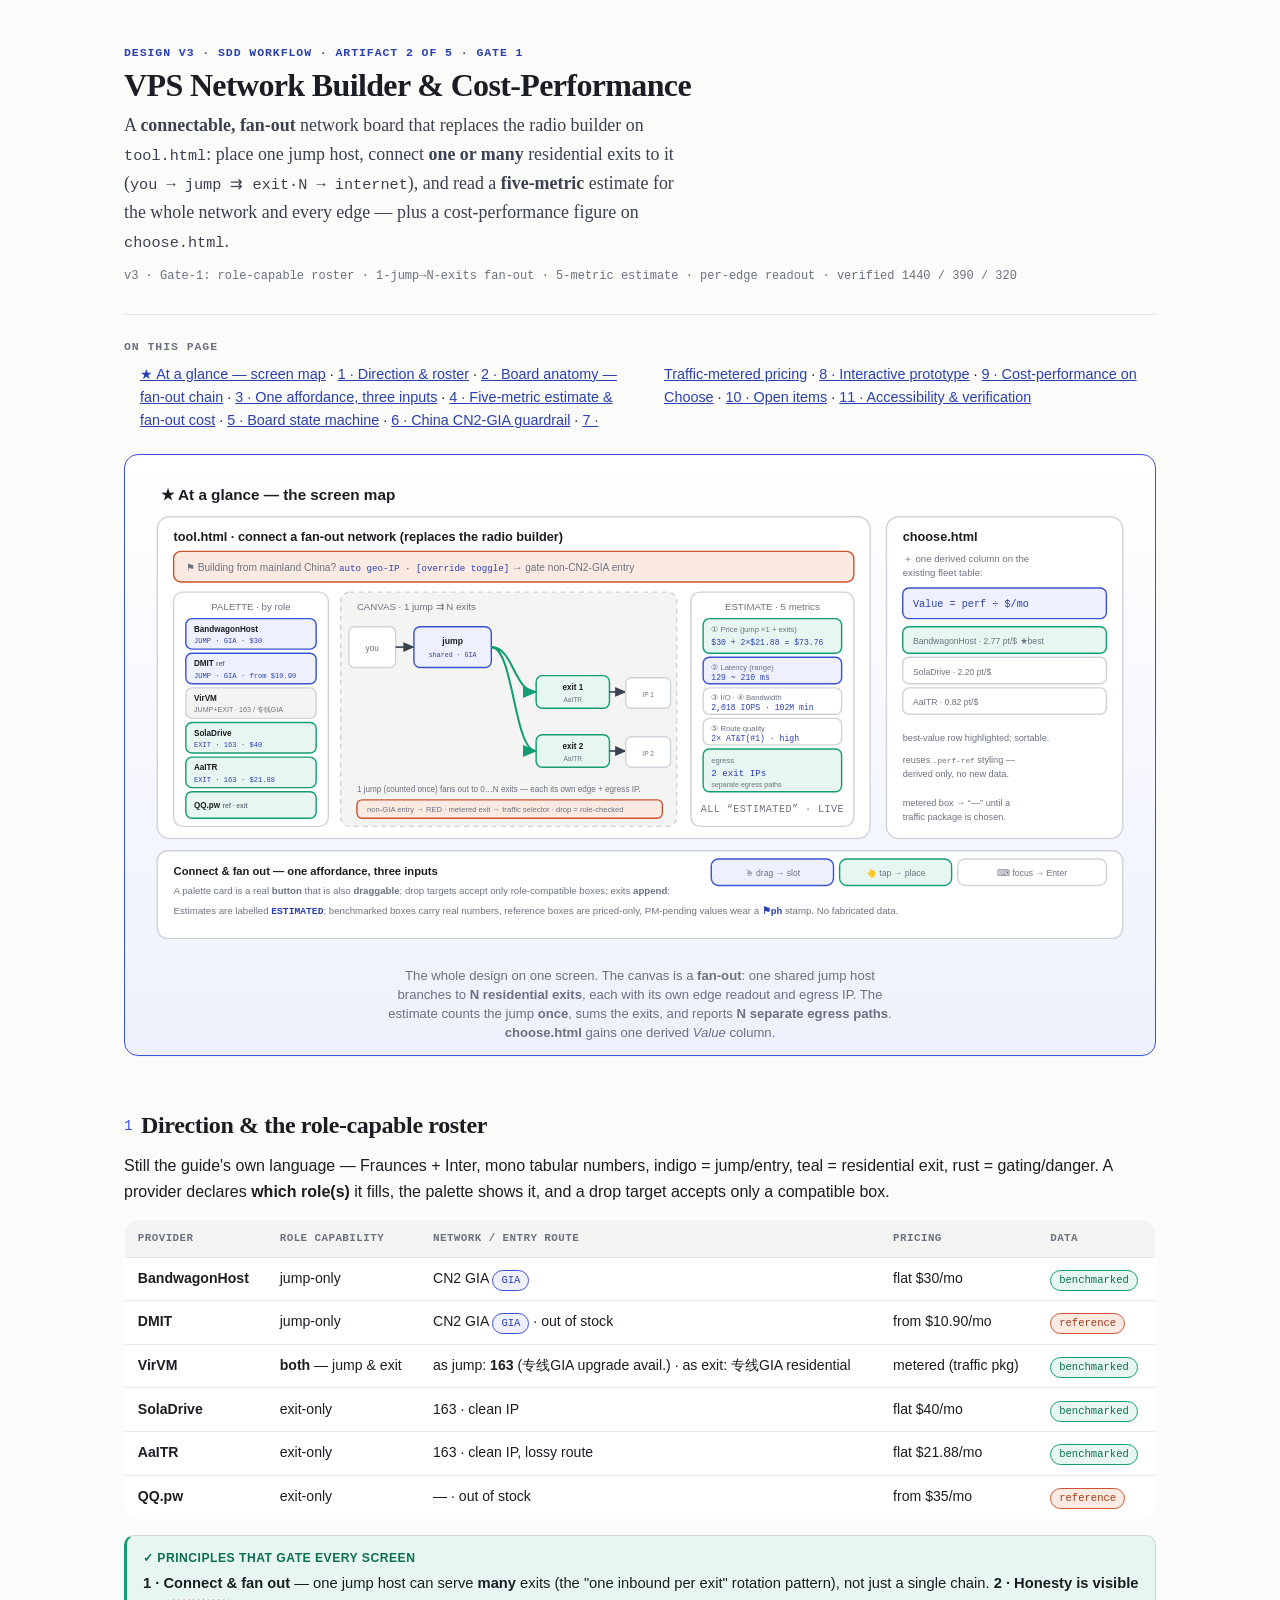
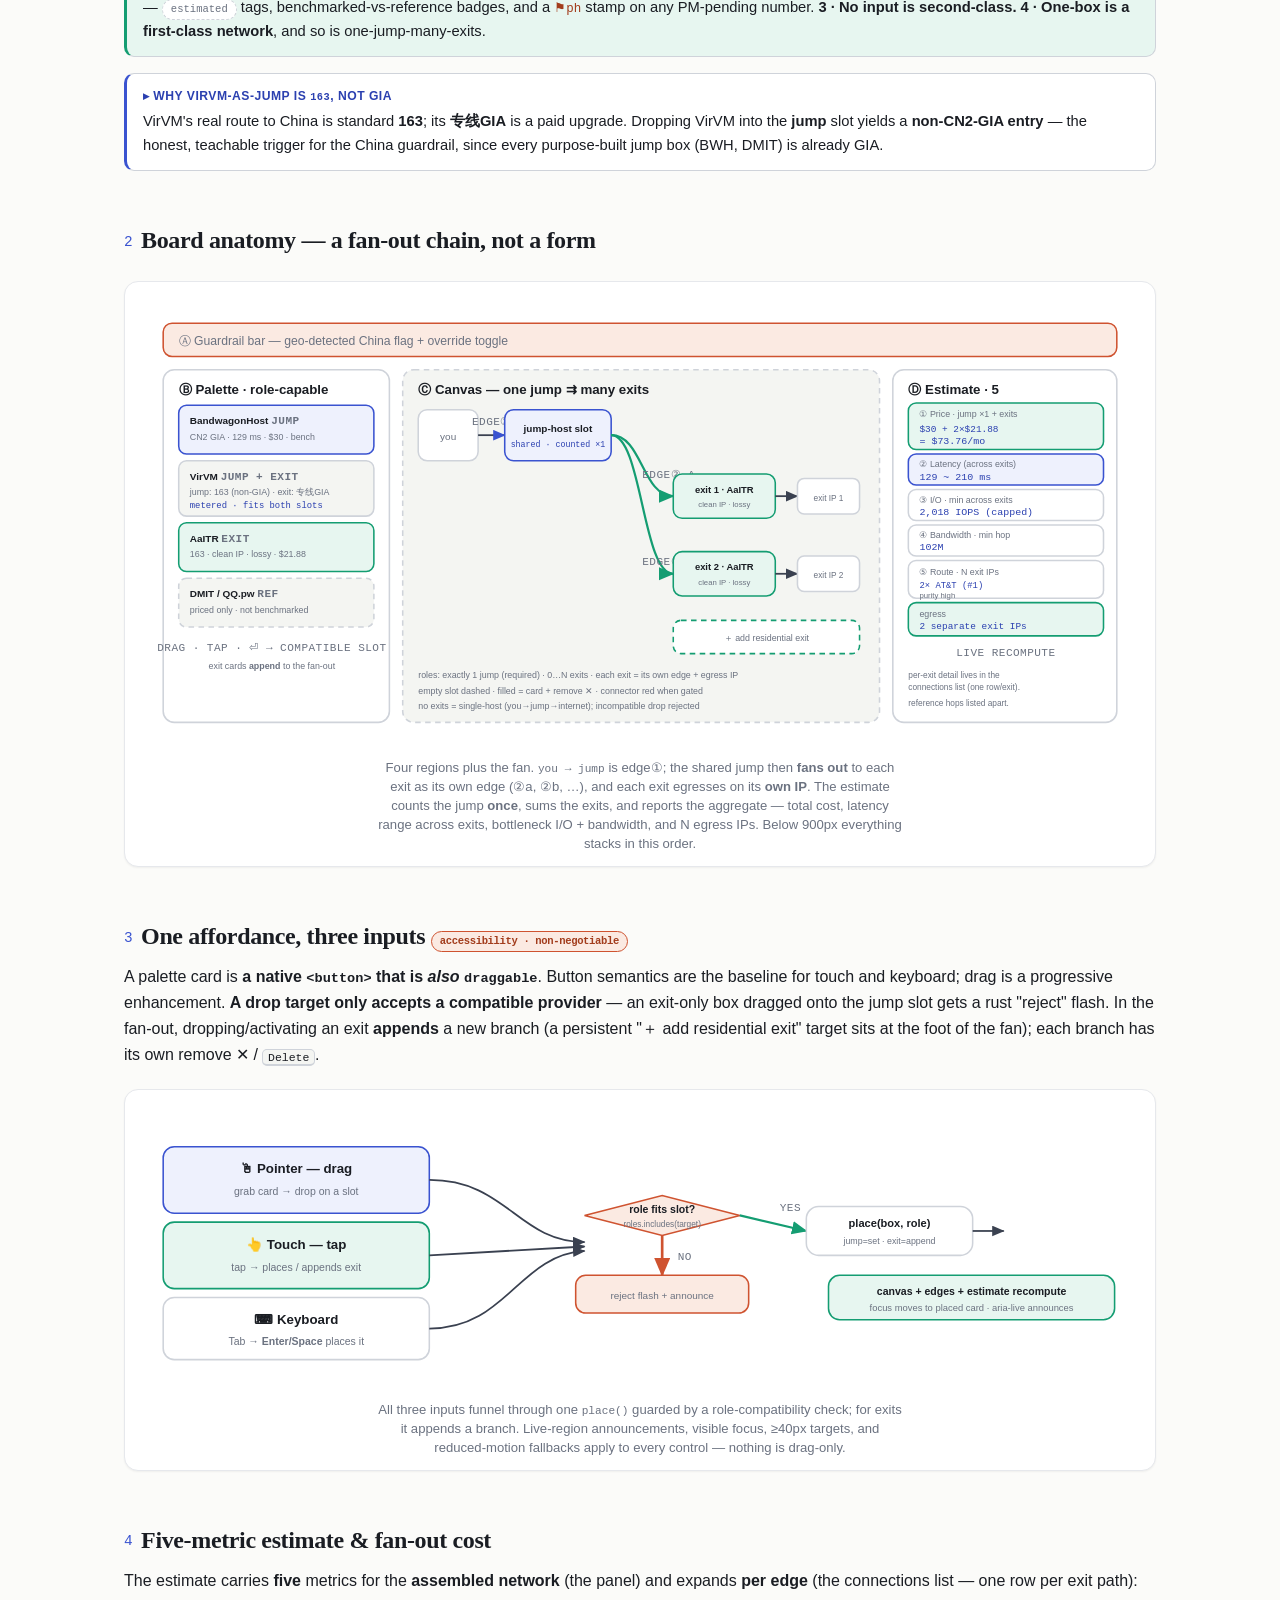
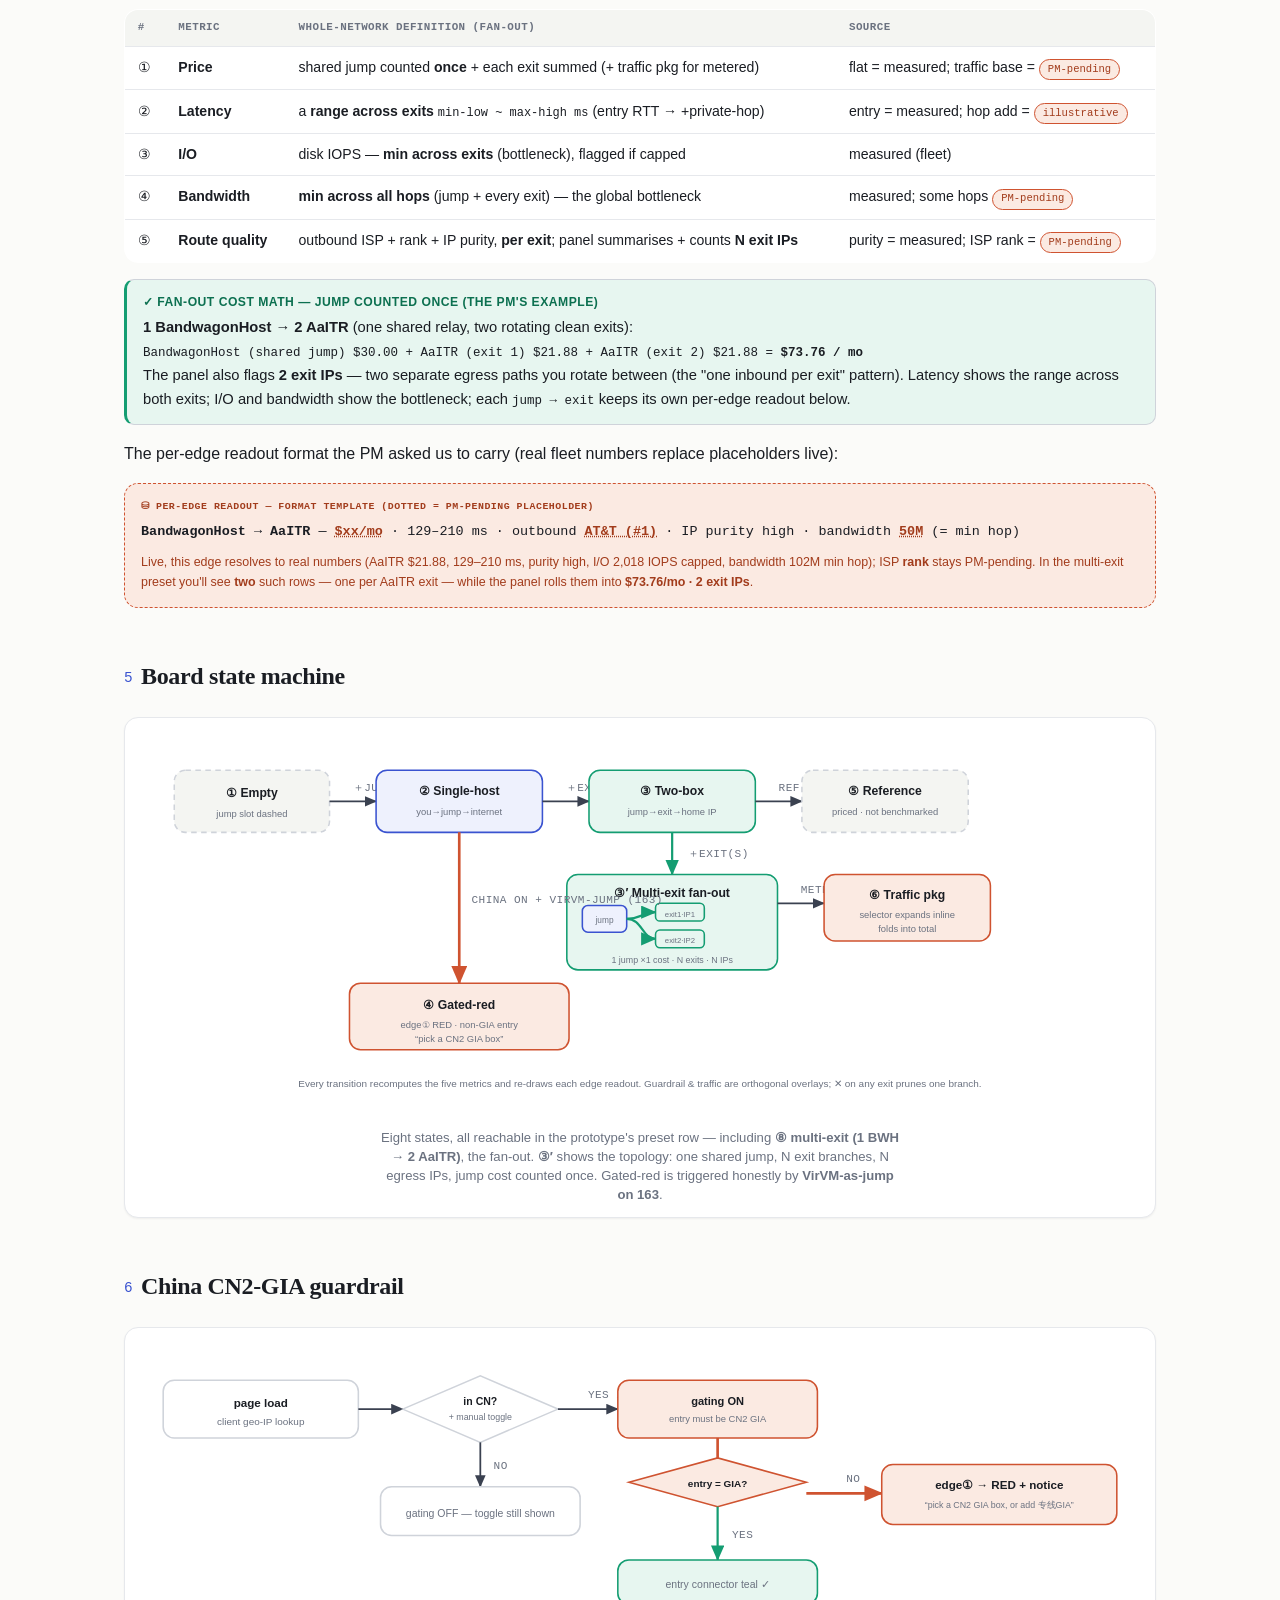
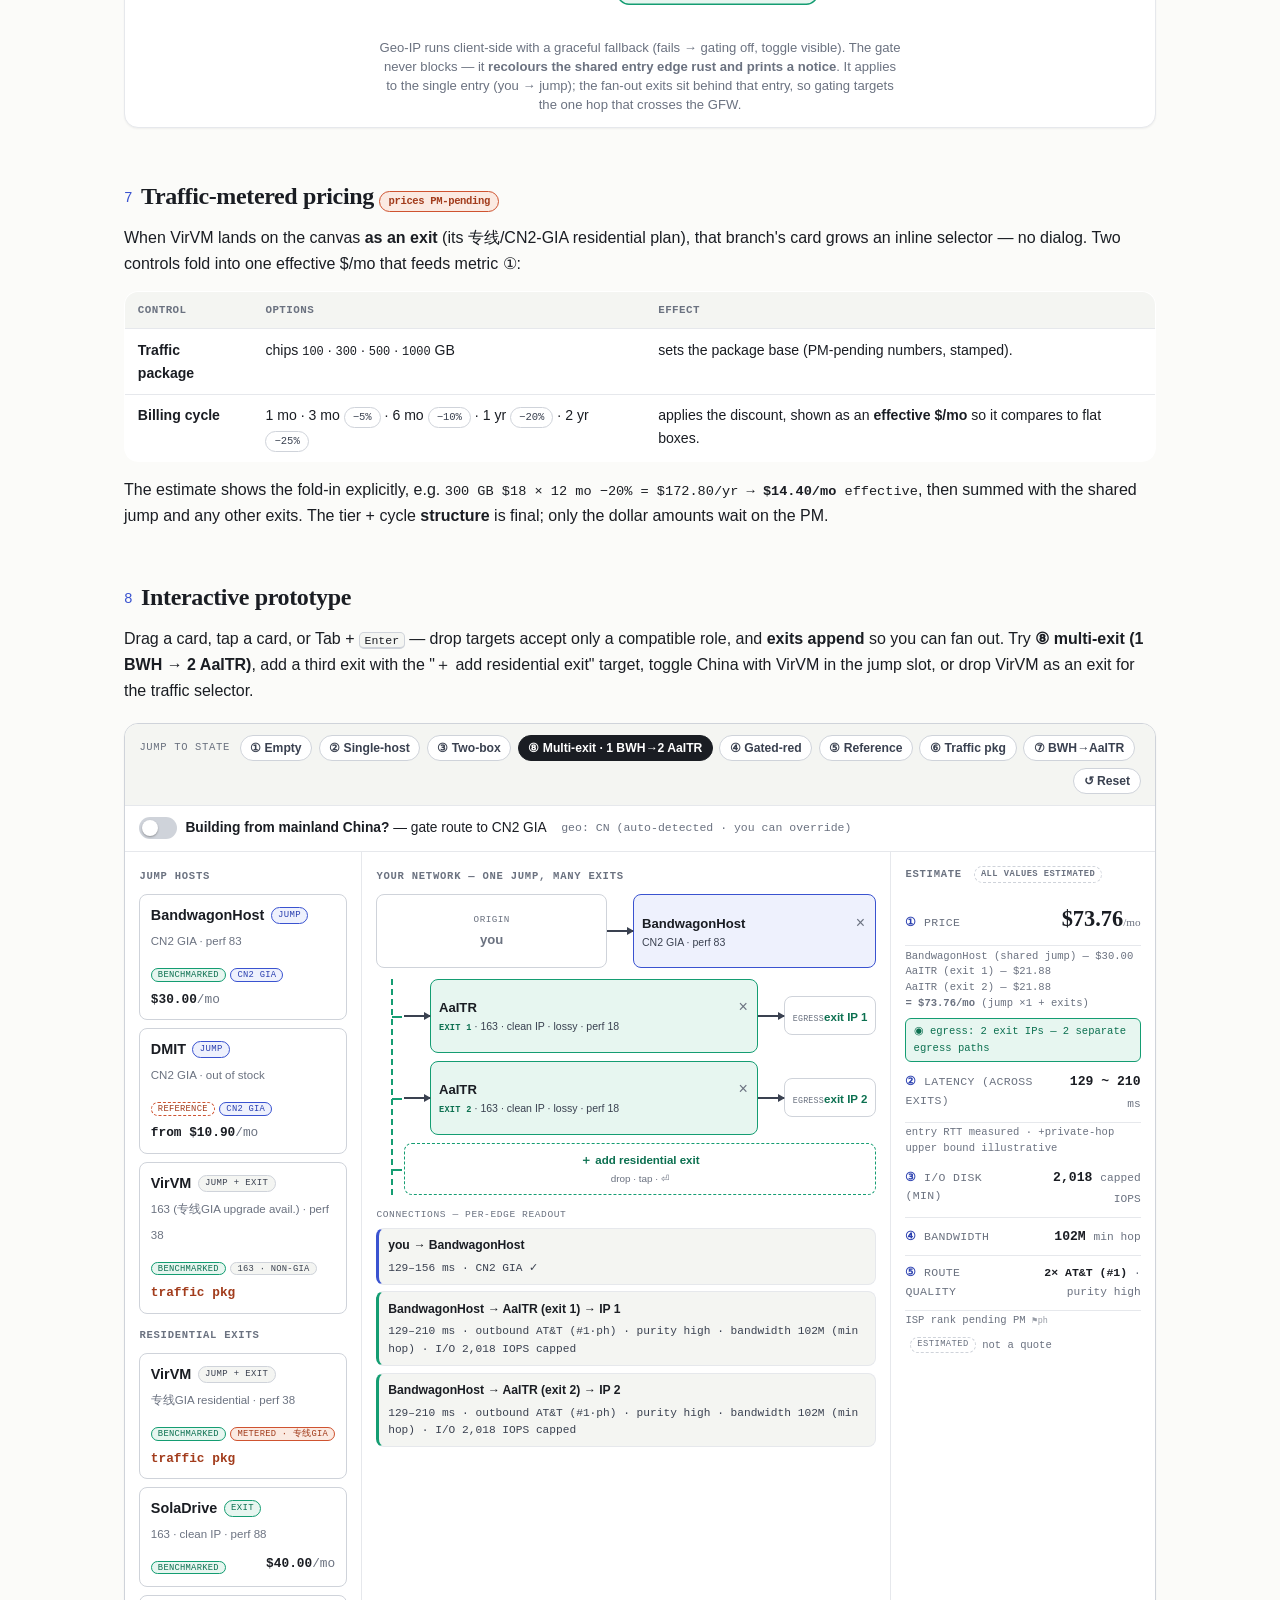
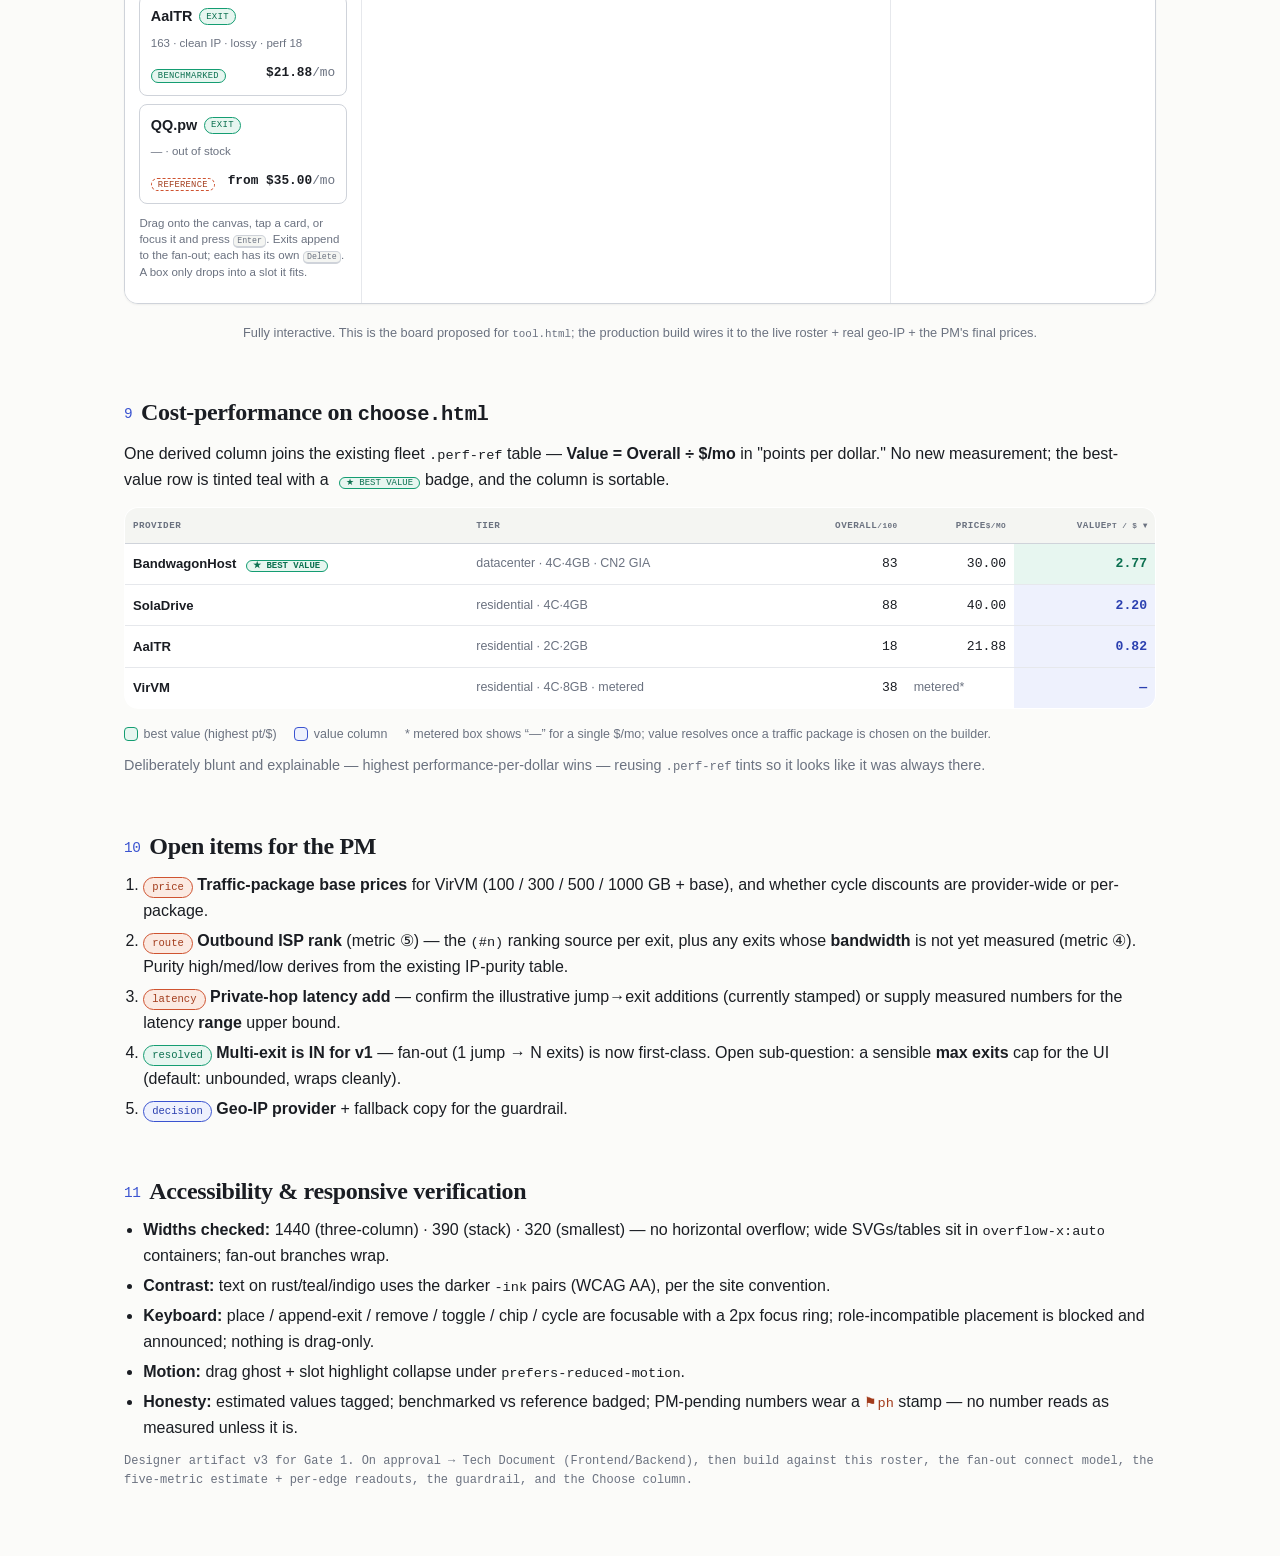
<file: docs/workflow/network-builder/DESIGN.html>
<!doctype html>
<html lang="en">
<head>
<meta charset="utf-8">
<meta name="viewport" content="width=device-width, initial-scale=1">
<title>Design v3 — VPS Network Builder &amp; Cost-Performance</title>
<style>
  :root{
    --ink:#1a1d23; --ink-2:#3a4150; --muted:#6b7280; --line:#e6e8ec; --line-2:#cfd3da;
    --paper:#fbfbf9; --paper-2:#f4f5f2; --card:#fff;
    --accent:#3a53d0; --accent-bg:#eef1fd; --accent-ink:#2b40b0;
    --exit:#149d72; --exit-bg:#e7f6f0; --exit-ink:#0c7050;
    --warn:#cf5330; --warn-bg:#fbeae2; --warn-ink:#a23c1c;
    --r:14px; --r-sm:8px;
    --serif:'Fraunces','Iowan Old Style',Georgia,serif;
    --mono:ui-monospace,"SF Mono",Menlo,Consolas,monospace;
    --sans:'Inter',-apple-system,"Segoe UI",Roboto,sans-serif;
  }
  *{box-sizing:border-box}
  body{margin:0;background:var(--paper);color:var(--ink);font-family:var(--sans);line-height:1.62;
    font-size:16px;-webkit-font-smoothing:antialiased}
  .wrap{max-width:1120px;margin:0 auto;padding:clamp(1.1rem,3.5vw,2.75rem)}
  a{color:var(--accent-ink)}
  header.doc{border-bottom:1px solid var(--line);padding-bottom:1.2rem;margin-bottom:1.4rem}
  .tag{font-family:var(--mono);font-size:.72rem;letter-spacing:.08em;text-transform:uppercase;color:var(--accent-ink);font-weight:700}
  h1{font-family:var(--serif);font-weight:600;font-size:clamp(1.8rem,1.3rem+2vw,2.7rem);line-height:1.05;letter-spacing:-.02em;margin:.4rem 0 .5rem}
  .sub{color:var(--ink-2);max-width:66ch;margin:0}
  .meta{font-family:var(--mono);font-size:.75rem;color:var(--muted);margin-top:.7rem}
  h2{font-family:var(--serif);font-weight:560;font-size:clamp(1.4rem,1.15rem+1vw,1.9rem);letter-spacing:-.015em;margin:2.6rem 0 .3rem;padding-top:.5rem}
  h2 .n{font-family:var(--mono);color:var(--accent);font-size:.6em;margin-right:.55rem;font-weight:400;vertical-align:middle}
  h3{font-family:var(--serif);font-weight:560;font-size:1.12rem;margin:1.5rem 0 .3rem}
  p{margin:.55rem 0} ul,ol{margin:.4rem 0;padding-left:1.2rem} li{margin:.25rem 0}
  strong{font-weight:650}
  code,.mono{font-family:var(--mono);font-size:.85em}
  .lede{font-family:var(--serif);font-weight:380;font-size:1.12rem;color:var(--ink-2);max-width:64ch}
  .fig{margin:1.3rem 0;background:var(--card);border:1px solid var(--line);border-radius:var(--r);
    box-shadow:0 1px 2px rgba(20,23,28,.05);padding:1.2rem 1rem .8rem;overflow-x:auto}
  .fig svg{display:block;margin:0 auto;height:auto;max-width:100%;min-width:0}
  .fig figcaption{margin:.85rem auto 0;max-width:72ch;text-align:center;color:var(--muted);font-size:.82rem;line-height:1.45}
  .glance{border:1.5px solid var(--accent);background:linear-gradient(180deg,#fff,var(--accent-bg))}
  table{width:100%;border-collapse:collapse;font-size:.88rem;margin:.9rem 0;background:var(--card);
    border:1px solid var(--line);border-radius:var(--r);overflow:hidden}
  th,td{text-align:left;padding:.58rem .8rem;border-bottom:1px solid var(--line);vertical-align:top}
  th{background:var(--paper-2);font-size:.68rem;text-transform:uppercase;letter-spacing:.04em;color:var(--muted);font-family:var(--mono)}
  tr:last-child td{border-bottom:none}
  .tw{overflow-x:auto;margin:.9rem 0;-webkit-overflow-scrolling:touch;border-radius:var(--r)} .tw table{margin:0}
  .pill{display:inline-block;font-family:var(--mono);font-size:.66rem;padding:.06rem .5rem;border-radius:99px;border:1px solid var(--line-2);color:var(--ink-2);white-space:nowrap}
  .pill.in{background:var(--exit-bg);border-color:var(--exit);color:var(--exit-ink)}
  .pill.out{background:var(--accent-bg);border-color:var(--accent);color:var(--accent-ink)}
  .pill.data{background:var(--warn-bg);border-color:var(--warn);color:var(--warn-ink)}
  .pill.est{background:#fff;border-style:dashed;color:var(--muted)}
  .callout{border:1px solid var(--line-2);border-left:3px solid var(--accent);background:var(--card);
    border-radius:10px;padding:.8rem 1rem;margin:1rem 0;font-size:.92rem}
  .callout.data{border-left-color:var(--warn);background:var(--warn-bg)}
  .callout.ok{border-left-color:var(--exit);background:var(--exit-bg)}
  .callout .ct{font-weight:700;font-size:.76rem;text-transform:uppercase;letter-spacing:.04em;color:var(--accent-ink);margin-bottom:.2rem}
  .callout.data .ct{color:var(--warn-ink)} .callout.ok .ct{color:var(--exit-ink)}
  .toc{font-size:.9rem;columns:2;column-gap:2rem;margin:.4rem 0 0;padding-left:1rem}
  @media(max-width:560px){ .toc{columns:1} }
  /* diagram primitives (mirror site tokens) */
  .b{fill:var(--card);stroke:var(--line-2);stroke-width:1.4}
  .b.a{fill:var(--accent-bg);stroke:var(--accent)} .b.e{fill:var(--exit-bg);stroke:var(--exit)}
  .b.w{fill:var(--warn-bg);stroke:var(--warn)} .b.d{fill:var(--paper-2);stroke:var(--line-2);stroke-dasharray:5 4}
  .t{font-family:var(--sans);font-weight:650;fill:var(--ink)} .s{font-family:var(--sans);fill:var(--muted)}
  .m{font-family:var(--mono);fill:var(--accent-ink)} .arw{stroke:var(--ink-2);stroke-width:1.6;fill:none}
  .arw.w{stroke:var(--warn);stroke-width:2.4} .arw.e{stroke:var(--exit);stroke-width:2}
  .lbl{font-family:var(--mono);font-size:10px;fill:var(--muted);text-transform:uppercase;letter-spacing:.04em}
  /* ============ interactive prototype ============ */
  .proto{border:1px solid var(--line-2);border-radius:var(--r);background:var(--card);box-shadow:0 1px 2px rgba(20,23,28,.05);padding:0;margin:1.2rem 0;overflow:hidden}
  .proto .bar{display:flex;flex-wrap:wrap;gap:.4rem;align-items:center;padding:.7rem .9rem;background:var(--paper-2);border-bottom:1px solid var(--line)}
  .proto .bar .lab{font-family:var(--mono);font-size:.66rem;text-transform:uppercase;letter-spacing:.06em;color:var(--muted);margin-right:.2rem}
  .preset{font-family:var(--sans);font-size:.76rem;font-weight:600;border:1px solid var(--line-2);background:#fff;color:var(--ink-2);
    padding:.32rem .6rem;border-radius:99px;cursor:pointer;transition:.12s}
  .preset:hover{border-color:var(--accent);color:var(--accent-ink)}
  .preset.on{background:var(--ink);color:#fff;border-color:var(--ink)}
  /* china bar */
  .china{display:flex;flex-wrap:wrap;gap:.5rem .9rem;align-items:center;padding:.7rem .9rem;border-bottom:1px solid var(--line);font-size:.86rem}
  .china .geo{font-family:var(--mono);font-size:.72rem;color:var(--muted)}
  .switch{position:relative;display:inline-flex;align-items:center;gap:.5rem;cursor:pointer;user-select:none}
  .switch input{position:absolute;opacity:0;width:0;height:0}
  .track{width:38px;height:22px;border-radius:99px;background:var(--line-2);transition:.15s;flex:none}
  .knob{position:absolute;left:3px;top:3px;width:16px;height:16px;border-radius:50%;background:#fff;box-shadow:0 1px 2px rgba(0,0,0,.3);transition:.15s}
  .switch input:checked + .track{background:var(--warn)}
  .switch input:checked + .track + .knob{transform:translateX(16px)}
  .switch input:focus-visible + .track{outline:2px solid var(--accent);outline-offset:2px}
  /* body grid */
  .pbody{display:grid;grid-template-columns:236px minmax(0,1fr) 264px;gap:1px;background:var(--line)}
  @media(max-width:900px){ .pbody{grid-template-columns:1fr} }
  .col{background:var(--card);padding:.9rem}
  .col h4{margin:.1rem 0 .6rem;font-family:var(--mono);font-size:.66rem;text-transform:uppercase;letter-spacing:.07em;color:var(--muted);font-weight:700}
  /* palette card */
  .pcard{display:block;width:100%;text-align:left;border:1px solid var(--line-2);border-radius:var(--r-sm);background:var(--card);
    padding:.55rem .65rem;margin-bottom:.5rem;cursor:grab;transition:.12s;font:inherit;color:inherit}
  .pcard:hover{border-color:var(--accent);box-shadow:0 2px 8px rgba(58,83,208,.1)}
  .pcard:focus-visible{outline:2px solid var(--accent);outline-offset:2px}
  .pcard.dragging{opacity:.45}
  .pcard .pc-top{display:flex;align-items:center;gap:.4rem;flex-wrap:wrap}
  .pcard .nm{font-weight:700;font-size:.9rem}
  .pcard .role{font-family:var(--mono);font-size:.56rem;text-transform:uppercase;letter-spacing:.04em;color:var(--accent-ink);
    border:1px solid var(--accent);border-radius:99px;padding:.02rem .4rem;background:var(--accent-bg);white-space:nowrap}
  .pcard .role.ex{color:var(--exit-ink);border-color:var(--exit);background:var(--exit-bg)}
  .pcard .role.both{color:var(--ink-2);border-color:var(--line-2);background:var(--paper-2)}
  .pcard .sp{color:var(--muted);font-size:.72rem;margin-top:.15rem;line-height:1.3}
  .pcard .pc-foot{display:flex;justify-content:space-between;align-items:center;margin-top:.35rem;gap:.3rem;flex-wrap:wrap}
  .pcard .pr{font-family:var(--mono);font-weight:700;font-size:.8rem}
  .badge{font-family:var(--mono);font-size:.55rem;text-transform:uppercase;letter-spacing:.03em;padding:.05rem .38rem;border-radius:99px;white-space:nowrap}
  .badge.bench{background:var(--exit-bg);color:var(--exit-ink);border:1px solid var(--exit)}
  .badge.ref{background:#fff;color:var(--warn-ink);border:1px dashed var(--warn)}
  .badge.gia{background:var(--accent-bg);color:var(--accent-ink);border:1px solid var(--accent)}
  .badge.mtr{background:var(--warn-bg);color:var(--warn-ink);border:1px solid var(--warn)}
  .badge.i163{background:var(--paper-2);color:var(--ink-2);border:1px solid var(--line-2)}
  /* canvas + fan-out */
  .canvas{min-height:150px;position:relative}
  .fan{display:flex;flex-direction:column;gap:.5rem}
  .entryrow{display:flex;align-items:stretch;flex-wrap:wrap}
  .node{flex:1 1 84px;min-width:84px;border:1.4px solid var(--line-2);border-radius:var(--r-sm);background:var(--paper-2);
    padding:.5rem;text-align:center;display:flex;flex-direction:column;justify-content:center;min-height:74px}
  .node.you,.node.net{background:#fff;color:var(--muted)}
  .node .nlab{font-family:var(--mono);font-size:.58rem;text-transform:uppercase;letter-spacing:.05em;color:var(--muted)}
  .node .nnm{font-weight:700;font-size:.82rem;margin-top:.15rem}
  .conn{align-self:center;flex:0 0 26px;height:2px;background:var(--ink-2);position:relative;min-width:20px}
  .conn::after{content:"";position:absolute;right:-1px;top:-3px;border-left:7px solid var(--ink-2);border-top:4px solid transparent;border-bottom:4px solid transparent}
  .conn.red{background:var(--warn);height:3px} .conn.red::after{border-left-color:var(--warn)}
  .conn.ok{background:var(--exit)} .conn.ok::after{border-left-color:var(--exit)}
  /* fan-out branches: 1 jump → N exits */
  .branches{margin:.15rem 0 0 .9rem;border-left:2px dashed var(--exit);padding-left:.7rem;display:flex;flex-direction:column;gap:.5rem}
  .branch{display:flex;align-items:stretch;flex-wrap:wrap;position:relative}
  .branch::before{content:"";position:absolute;left:-0.72rem;top:50%;width:.6rem;height:2px;background:var(--exit)}
  .ipnode{align-self:center;border:1.2px solid var(--line-2);border-radius:var(--r-sm);background:#fff;padding:.35rem .45rem;
    text-align:center;min-width:74px;flex:0 0 auto}
  .ipnode .il{font-family:var(--mono);font-size:.52rem;text-transform:uppercase;letter-spacing:.03em;color:var(--muted)}
  .ipnode .iv{font-weight:700;font-size:.72rem;color:var(--exit-ink)}
  .addexit{border:1.6px dashed var(--exit);border-radius:var(--r-sm);background:var(--card);padding:.45rem .5rem;text-align:center;
    color:var(--exit-ink);font-size:.72rem;font-weight:600;flex:1 1 120px;min-width:120px;align-self:stretch;
    display:flex;flex-direction:column;justify-content:center;gap:.1rem;cursor:pointer;transition:.12s}
  .addexit:hover{background:var(--exit-bg)}
  .addexit span{color:var(--muted);font-weight:400;font-size:.62rem}
  .addexit.over{background:var(--exit-bg);border-style:solid}
  .addexit.reject{background:var(--warn-bg);border-color:var(--warn)}
  .addexit:focus-visible{outline:2px solid var(--accent);outline-offset:2px}
  /* drop slot */
  .slot{border:1.6px dashed var(--line-2);border-radius:var(--r-sm);background:var(--card);padding:.5rem;min-height:74px;
    display:flex;flex-direction:column;justify-content:center;align-items:center;text-align:center;flex:1 1 96px;min-width:96px;transition:.12s}
  .slot .stitle{font-family:var(--mono);font-size:.58rem;text-transform:uppercase;letter-spacing:.05em;color:var(--muted)}
  .slot .shint{font-size:.68rem;color:var(--muted);margin-top:.2rem}
  .slot.jump{border-color:var(--accent)} .slot.exit{border-color:var(--exit)}
  .slot.over{background:var(--accent-bg);border-style:solid}
  .slot.reject{background:var(--warn-bg);border-color:var(--warn);border-style:solid}
  .slot.filled{border-style:solid;background:var(--paper-2);text-align:left;align-items:stretch}
  .slot.filled.jump{background:var(--accent-bg);border-color:var(--accent)}
  .slot.filled.exit{background:var(--exit-bg);border-color:var(--exit)}
  .slot .fnm{font-weight:700;font-size:.82rem;display:flex;justify-content:space-between;align-items:center;gap:.3rem}
  .slot .ftag{font-family:var(--mono);font-size:.54rem;text-transform:uppercase;letter-spacing:.03em;color:var(--exit-ink);font-weight:600}
  .slot .fsub{font-size:.66rem;color:var(--ink-2);margin-top:.15rem;line-height:1.3}
  .slot .x{border:none;background:none;color:var(--muted);cursor:pointer;font-size:1rem;line-height:1;padding:0 .1rem}
  .slot .x:hover{color:var(--warn)}
  .notice{margin-top:.5rem;background:var(--warn-bg);border:1px solid var(--warn);color:var(--warn-ink);
    border-radius:var(--r-sm);padding:.4rem .55rem;font-size:.72rem;line-height:1.35}
  .notice b{color:var(--warn-ink)}
  /* per-edge readouts (connections are first-class) */
  .edges{margin-top:.7rem}
  .edges .eh{font-family:var(--mono);font-size:.6rem;text-transform:uppercase;letter-spacing:.06em;color:var(--muted);margin-bottom:.35rem}
  .edgerow{border:1px solid var(--line);border-left:3px solid var(--line-2);border-radius:var(--r-sm);background:var(--paper-2);
    padding:.45rem .55rem;margin-bottom:.4rem}
  .edgerow .ehead{font-weight:700;font-size:.76rem;display:flex;align-items:center;gap:.35rem;flex-wrap:wrap}
  .edgerow .emetrics{font-family:var(--mono);font-size:.7rem;color:var(--ink-2);margin-top:.25rem;line-height:1.55}
  .edgerow.entry{border-left-color:var(--accent)} .edgerow.entry.red{border-left-color:var(--warn);background:var(--warn-bg)}
  .edgerow.link{border-left-color:var(--exit)}
  /* traffic selector */
  .traffic{margin-top:.55rem;border-top:1px dashed var(--warn);padding-top:.5rem}
  .traffic .tl{font-family:var(--mono);font-size:.58rem;text-transform:uppercase;letter-spacing:.04em;color:var(--warn-ink);margin-bottom:.3rem}
  .chips{display:flex;flex-wrap:wrap;gap:.28rem}
  .chip{font-family:var(--mono);font-size:.68rem;border:1px solid var(--line-2);background:#fff;color:var(--ink-2);
    border-radius:99px;padding:.18rem .5rem;cursor:pointer;transition:.1s}
  .chip:hover{border-color:var(--warn)}
  .chip.on{background:var(--warn);color:#fff;border-color:var(--warn)}
  .chip:focus-visible{outline:2px solid var(--accent);outline-offset:1px}
  .cyc{margin-top:.35rem;width:100%;font-family:var(--mono);font-size:.72rem;padding:.28rem .4rem;border:1px solid var(--line-2);border-radius:6px;background:#fff}
  /* estimate panel (5 metrics) */
  .est h4{margin-top:0}
  .est .row{display:flex;justify-content:space-between;align-items:baseline;gap:.5rem;padding:.5rem 0;border-bottom:1px solid var(--line)}
  .est .row:last-of-type{border-bottom:none}
  .est .k{font-size:.72rem;color:var(--muted);font-family:var(--mono);text-transform:uppercase;letter-spacing:.03em}
  .est .k .i{color:var(--accent-ink);font-weight:700}
  .est .v{font-family:var(--mono);font-weight:700;text-align:right;font-size:.82rem}
  .est .v.big{font-size:1.4rem;font-family:var(--serif)}
  .est .v .u{font-weight:400;font-size:.7rem;color:var(--muted)}
  .est .breakdown{font-family:var(--mono);font-size:.66rem;color:var(--muted);margin:.15rem 0 .1rem;line-height:1.5}
  .est .egress{font-family:var(--mono);font-size:.66rem;color:var(--exit-ink);background:var(--exit-bg);border:1px solid var(--exit);
    border-radius:6px;padding:.25rem .45rem;margin:.35rem 0 .1rem}
  .est .estlabel{display:inline-block;font-family:var(--mono);font-size:.55rem;text-transform:uppercase;letter-spacing:.05em;
    color:var(--muted);border:1px dashed var(--line-2);border-radius:99px;padding:.02rem .38rem;margin-left:.3rem;vertical-align:middle}
  .ph{color:var(--warn-ink)} .ph::after{content:" ⚑ph";font-size:.8em;opacity:.7}
  .kbdhint{font-size:.72rem;color:var(--muted);margin-top:.7rem;line-height:1.4}
  kbd{font-family:var(--mono);font-size:.72em;background:var(--paper-2);border:1px solid var(--line-2);border-bottom-width:2px;border-radius:5px;padding:.05em .4em}
  .sr{position:absolute;width:1px;height:1px;overflow:hidden;clip:rect(0 0 0 0)}
  /* example template block */
  .tmpl{border:1.4px dashed var(--warn);background:var(--warn-bg);border-radius:var(--r);padding:.9rem 1rem;margin:1rem 0;font-size:.86rem}
  .tmpl .tt{font-family:var(--mono);font-size:.62rem;text-transform:uppercase;letter-spacing:.05em;color:var(--warn-ink);font-weight:700;margin-bottom:.4rem}
  .tmpl .line{font-family:var(--mono);font-size:.84rem;color:var(--ink);line-height:1.7;word-break:break-word}
  .tmpl .ph2{font-weight:700;color:var(--warn-ink);text-decoration:underline dotted}
  /* choose.html mock table */
  .perf-ref{width:100%;border-collapse:collapse;font-size:.82rem;min-width:640px;margin:0}
  .perf-ref thead th{font-family:var(--mono);font-size:.58rem;letter-spacing:.05em;text-transform:uppercase;color:var(--muted);
    text-align:right;padding:.6rem .5rem;border-bottom:1px solid var(--line-2);white-space:nowrap;background:var(--paper-2)}
  .perf-ref thead th:nth-child(-n+2){text-align:left}
  .perf-ref tbody td{padding:.6rem .5rem;border-bottom:1px solid var(--line);text-align:right;font-family:var(--mono);
    font-variant-numeric:tabular-nums;white-space:nowrap}
  .perf-ref tbody td.box{text-align:left;font-family:var(--sans);font-weight:700}
  .perf-ref tbody td.type{text-align:left;font-family:var(--sans);color:var(--muted);font-size:.78rem}
  .perf-ref td.val{font-weight:800;background:var(--accent-bg);color:var(--accent-ink)}
  .perf-ref td.best{background:var(--exit-bg);color:var(--exit-ink);font-weight:800}
  .bestbadge{font-family:var(--mono);font-size:.56rem;text-transform:uppercase;background:var(--exit-bg);color:var(--exit-ink);
    border:1px solid var(--exit);border-radius:99px;padding:.02rem .4rem;margin-left:.35rem}
  .legend{display:flex;flex-wrap:wrap;gap:.5rem 1.1rem;font-size:.78rem;color:var(--muted);margin:.6rem 0}
  .legend span{display:inline-flex;align-items:center;gap:.35rem}
  .sw{width:14px;height:14px;border-radius:4px;display:inline-block;border:1px solid var(--line-2)}
</style>
</head>
<body>
<div class="wrap">

<header class="doc">
  <div class="tag">DESIGN v3 · SDD Workflow · Artifact 2 of 5 · Gate 1</div>
  <h1>VPS Network Builder &amp; Cost-Performance</h1>
  <p class="sub lede">A <b>connectable, fan-out</b> network board that replaces the radio builder on <code>tool.html</code>: place one jump host, connect <b>one or many</b> residential exits to it (<code>you → jump ⇉ exit·N → internet</code>), and read a <b>five-metric</b> estimate for the whole network and every edge — plus a cost-performance figure on <code>choose.html</code>.</p>
  <p class="meta">v3 · Gate-1: role-capable roster · 1-jump→N-exits fan-out · 5-metric estimate · per-edge readout · verified 1440 / 390 / 320</p>
</header>

<nav aria-label="Contents">
  <div class="tag" style="color:var(--muted)">On this page</div>
  <div class="toc">
    <a href="#glance">★ At a glance — screen map</a> ·
    <a href="#direction">1 · Direction &amp; roster</a> ·
    <a href="#anatomy">2 · Board anatomy — fan-out chain</a> ·
    <a href="#inputs">3 · One affordance, three inputs</a> ·
    <a href="#metrics">4 · Five-metric estimate &amp; fan-out cost</a> ·
    <a href="#states">5 · Board state machine</a> ·
    <a href="#guardrail">6 · China CN2-GIA guardrail</a> ·
    <a href="#traffic">7 · Traffic-metered pricing</a> ·
    <a href="#proto">8 · Interactive prototype</a> ·
    <a href="#choose">9 · Cost-performance on Choose</a> ·
    <a href="#open">10 · Open items</a> ·
    <a href="#verify">11 · Accessibility &amp; verification</a>
  </div>
</nav>

<!-- ============================ AT A GLANCE ============================ -->
<div class="fig glance" id="glance">
  <svg viewBox="0 0 980 470" role="img" aria-label="Screen map: role-capable palette, a fan-out canvas (one jump to many exits), a five-metric estimate, the guardrail bar, and the choose.html value column.">
    <text x="20" y="26" class="t" font-size="15">★ At a glance — the screen map</text>

    <rect class="b" x="16" y="42" width="700" height="316" rx="12"/>
    <text x="32" y="66" class="t" font-size="12.5">tool.html · connect a fan-out network (replaces the radio builder)</text>

    <rect class="b w" x="32" y="76" width="668" height="30" rx="7"/>
    <text x="44" y="95" class="s" font-size="10">⚑ Building from mainland China?  <tspan class="m" font-size="9">auto geo-IP · [override toggle]</tspan>  → gate non-CN2-GIA entry</text>

    <!-- palette -->
    <rect class="b" x="32" y="116" width="152" height="230" rx="9"/>
    <text x="108" y="134" class="s" font-size="9.5" text-anchor="middle">PALETTE · by role</text>
    <rect class="b a" x="44" y="142" width="128" height="30" rx="6"/><text x="52" y="155" class="t" font-size="8">BandwagonHost</text><text x="52" y="166" class="m" font-size="7">JUMP · GIA · $30</text>
    <rect class="b a" x="44" y="176" width="128" height="30" rx="6"/><text x="52" y="189" class="t" font-size="8">DMIT <tspan class="s" font-size="6.5">ref</tspan></text><text x="52" y="200" class="m" font-size="7">JUMP · GIA · from $10.90</text>
    <rect class="b" x="44" y="210" width="128" height="30" rx="6" style="fill:var(--paper-2)"/><text x="52" y="223" class="t" font-size="8">VirVM</text><text x="52" y="234" class="s" font-size="7">JUMP+EXIT · 163 / 专线GIA</text>
    <rect class="b e" x="44" y="244" width="128" height="30" rx="6"/><text x="52" y="257" class="t" font-size="8">SolaDrive</text><text x="52" y="268" class="m" font-size="7" fill="var(--exit-ink)">EXIT · 163 · $40</text>
    <rect class="b e" x="44" y="278" width="128" height="30" rx="6"/><text x="52" y="291" class="t" font-size="8">AaITR</text><text x="52" y="302" class="m" font-size="7" fill="var(--exit-ink)">EXIT · 163 · $21.88</text>
    <rect class="b e" x="44" y="312" width="128" height="26" rx="6"/><text x="52" y="328" class="t" font-size="8">QQ.pw <tspan class="s" font-size="6.5">ref · exit</tspan></text>

    <!-- canvas: fan-out 1 jump -> 2 exits -->
    <rect class="b d" x="196" y="116" width="330" height="230" rx="9"/>
    <text x="212" y="134" class="s" font-size="9.5">CANVAS · 1 jump ⇉ N exits</text>
    <rect class="b" x="204" y="150" width="46" height="40" rx="6"/><text x="227" y="174" class="s" font-size="8" text-anchor="middle">you</text>
    <line class="arw" x1="250" y1="170" x2="268" y2="170" marker-end="url(#a)"/>
    <rect class="b a" x="268" y="150" width="76" height="40" rx="6"/><text x="306" y="167" class="t" font-size="8.5" text-anchor="middle">jump</text><text x="306" y="180" class="m" font-size="6.5" text-anchor="middle">shared · GIA</text>
    <!-- fan lines -->
    <path class="arw e" d="M344 170 C 366 170, 366 214, 388 214" marker-end="url(#ae)"/>
    <path class="arw e" d="M344 170 C 366 170, 366 272, 388 272" marker-end="url(#ae)"/>
    <rect class="b e" x="388" y="198" width="72" height="32" rx="6"/><text x="424" y="212" class="t" font-size="8" text-anchor="middle">exit 1</text><text x="424" y="224" class="s" font-size="6.5" text-anchor="middle">AaITR</text>
    <line class="arw" x1="460" y1="214" x2="476" y2="214" marker-end="url(#a)"/><rect class="b" x="476" y="200" width="44" height="30" rx="5"/><text x="498" y="219" class="s" font-size="6.5" text-anchor="middle">IP 1</text>
    <rect class="b e" x="388" y="256" width="72" height="32" rx="6"/><text x="424" y="270" class="t" font-size="8" text-anchor="middle">exit 2</text><text x="424" y="282" class="s" font-size="6.5" text-anchor="middle">AaITR</text>
    <line class="arw" x1="460" y1="272" x2="476" y2="272" marker-end="url(#a)"/><rect class="b" x="476" y="258" width="44" height="30" rx="5"/><text x="498" y="277" class="s" font-size="6.5" text-anchor="middle">IP 2</text>
    <text x="212" y="312" class="s" font-size="8">1 jump (counted once) fans out to 0…N exits — each its own edge + egress IP.</text>
    <rect class="b w" x="212" y="320" width="300" height="18" rx="5"/><text x="222" y="332" class="s" font-size="7.5">non-GIA entry → RED · metered exit → traffic selector · drop = role-checked</text>

    <!-- estimate: 5 metrics + fan aggregate -->
    <rect class="b" x="540" y="116" width="160" height="230" rx="9"/>
    <text x="620" y="134" class="s" font-size="9.5" text-anchor="middle">ESTIMATE · 5 metrics</text>
    <rect class="b e" x="552" y="142" width="136" height="34" rx="6"/><text x="560" y="155" class="s" font-size="7.5">① Price (jump ×1 + exits)</text><text x="560" y="168" class="m" font-size="8">$30 + 2×$21.88 = $73.76</text>
    <rect class="b a" x="552" y="180" width="136" height="26" rx="6"/><text x="560" y="192" class="s" font-size="7.5">② Latency (range)</text><text x="560" y="202" class="m" font-size="8">129 ~ 210 ms</text>
    <rect class="b" x="552" y="210" width="136" height="26" rx="6"/><text x="560" y="222" class="s" font-size="7.5">③ I/O · ④ Bandwidth</text><text x="560" y="232" class="m" font-size="8">2,018 IOPS · 102M min</text>
    <rect class="b" x="552" y="240" width="136" height="26" rx="6"/><text x="560" y="252" class="s" font-size="7.5">⑤ Route quality</text><text x="560" y="262" class="m" font-size="8">2× AT&amp;T(#1) · high</text>
    <rect class="b e" x="552" y="270" width="136" height="42" rx="6"/><text x="560" y="284" class="s" font-size="7.5" fill="var(--exit-ink)">egress</text><text x="560" y="297" class="m" font-size="9" fill="var(--exit-ink)">2 exit IPs</text><text x="560" y="307" class="s" font-size="7">separate egress paths</text>
    <text x="620" y="332" class="lbl" font-size="8" text-anchor="middle">all “estimated” · live</text>

    <!-- choose.html -->
    <rect class="b" x="732" y="42" width="232" height="316" rx="12"/>
    <text x="748" y="66" class="t" font-size="12.5">choose.html</text>
    <text x="748" y="86" class="s" font-size="9.5">＋ one derived column on the</text>
    <text x="748" y="100" class="s" font-size="9.5">existing fleet table:</text>
    <rect class="b a" x="748" y="112" width="200" height="30" rx="6"/><text x="758" y="131" class="m" font-size="10">Value = perf ÷ $/mo</text>
    <rect class="b e" x="748" y="150" width="200" height="26" rx="6"/><text x="758" y="167" class="s" font-size="8.5">BandwagonHost · 2.77 pt/$  ★best</text>
    <rect class="b" x="748" y="180" width="200" height="26" rx="6"/><text x="758" y="197" class="s" font-size="8.5">SolaDrive · 2.20 pt/$</text>
    <rect class="b" x="748" y="210" width="200" height="26" rx="6"/><text x="758" y="227" class="s" font-size="8.5">AaITR · 0.82 pt/$</text>
    <text x="748" y="262" class="s" font-size="9">best-value row highlighted; sortable.</text>
    <text x="748" y="284" class="s" font-size="9">reuses <tspan class="mono" font-size="8">.perf-ref</tspan> styling —</text>
    <text x="748" y="298" class="s" font-size="9">derived only, no new data.</text>
    <text x="748" y="326" class="s" font-size="9">metered box → “—” until a</text>
    <text x="748" y="340" class="s" font-size="9">traffic package is chosen.</text>

    <rect class="b" x="16" y="370" width="948" height="86" rx="10"/>
    <text x="32" y="394" class="t" font-size="11">Connect &amp; fan out — one affordance, three inputs</text>
    <text x="32" y="412" class="s" font-size="9.5">A palette card is a real <tspan font-weight="700">button</tspan> that is also <tspan font-weight="700">draggable</tspan>; drop targets accept only role-compatible boxes; exits <tspan font-weight="700">append</tspan>:</text>
    <rect class="b a" x="560" y="378" width="120" height="26" rx="7"/><text x="620" y="395" class="s" font-size="8.5" text-anchor="middle">🖱 drag → slot</text>
    <rect class="b e" x="686" y="378" width="110" height="26" rx="7"/><text x="741" y="395" class="s" font-size="8.5" text-anchor="middle">👆 tap → place</text>
    <rect class="b" x="802" y="378" width="146" height="26" rx="7"/><text x="875" y="395" class="s" font-size="8.5" text-anchor="middle">⌨ focus → Enter</text>
    <text x="32" y="432" class="s" font-size="9.5">Estimates are labelled <tspan class="m" font-weight="700">ESTIMATED</tspan>; benchmarked boxes carry real numbers, reference boxes are priced-only, PM-pending values wear a <tspan class="m" font-weight="700">⚑ph</tspan> stamp. No fabricated data.</text>

    <defs>
      <marker id="a" markerWidth="9" markerHeight="9" refX="6.5" refY="3" orient="auto"><path d="M0,0 L7,3 L0,6 Z" fill="var(--ink-2)"/></marker>
      <marker id="ae" markerWidth="9" markerHeight="9" refX="6.5" refY="3" orient="auto"><path d="M0,0 L7,3 L0,6 Z" fill="var(--exit)"/></marker>
    </defs>
  </svg>
  <figcaption>The whole design on one screen. The canvas is a <b>fan-out</b>: one shared jump host branches to <b>N residential exits</b>, each with its own edge readout and egress IP. The estimate counts the jump <b>once</b>, sums the exits, and reports <b>N separate egress paths</b>. <b>choose.html</b> gains one derived <i>Value</i> column.</figcaption>
</div>

<!-- ============================ 1 DIRECTION + ROSTER ============================ -->
<h2 id="direction"><span class="n">1</span>Direction &amp; the role-capable roster</h2>
<p>Still the guide's own language — Fraunces + Inter, mono tabular numbers, indigo = jump/entry, teal = residential exit, rust = gating/danger. A provider declares <b>which role(s)</b> it fills, the palette shows it, and a drop target accepts only a compatible box.</p>
<div class="tw"><table>
  <tr><th>Provider</th><th>Role capability</th><th>Network / entry route</th><th>Pricing</th><th>Data</th></tr>
  <tr><td><b>BandwagonHost</b></td><td>jump-only</td><td>CN2 GIA <span class="pill out">GIA</span></td><td>flat $30/mo</td><td><span class="pill in">benchmarked</span></td></tr>
  <tr><td><b>DMIT</b></td><td>jump-only</td><td>CN2 GIA <span class="pill out">GIA</span> · out of stock</td><td>from $10.90/mo</td><td><span class="pill data">reference</span></td></tr>
  <tr><td><b>VirVM</b></td><td><b>both</b> — jump &amp; exit</td><td>as jump: <b>163</b> (专线GIA upgrade avail.) · as exit: 专线GIA residential</td><td>metered (traffic pkg)</td><td><span class="pill in">benchmarked</span></td></tr>
  <tr><td><b>SolaDrive</b></td><td>exit-only</td><td>163 · clean IP</td><td>flat $40/mo</td><td><span class="pill in">benchmarked</span></td></tr>
  <tr><td><b>AaITR</b></td><td>exit-only</td><td>163 · clean IP, lossy route</td><td>flat $21.88/mo</td><td><span class="pill in">benchmarked</span></td></tr>
  <tr><td><b>QQ.pw</b></td><td>exit-only</td><td>— · out of stock</td><td>from $35/mo</td><td><span class="pill data">reference</span></td></tr>
</table></div>
<div class="callout ok"><div class="ct">✓ Principles that gate every screen</div>
  <b>1 · Connect &amp; fan out</b> — one jump host can serve <b>many</b> exits (the "one inbound per exit" rotation pattern), not just a single chain. <b>2 · Honesty is visible</b> — <span class="pill est">estimated</span> tags, benchmarked-vs-reference badges, and a <span class="mono" style="color:var(--warn-ink)">⚑ph</span> stamp on any PM-pending number. <b>3 · No input is second-class.</b> <b>4 · One-box is a first-class network</b>, and so is one-jump-many-exits.</div>
<div class="callout"><div class="ct">▸ Why VirVM-as-jump is <span class="mono">163</span>, not GIA</div>
  VirVM's real route to China is standard <b>163</b>; its <b>专线GIA</b> is a paid upgrade. Dropping VirVM into the <b>jump</b> slot yields a <b>non-CN2-GIA entry</b> — the honest, teachable trigger for the China guardrail, since every purpose-built jump box (BWH, DMIT) is already GIA.</div>

<!-- ============================ 2 ANATOMY ============================ -->
<h2 id="anatomy"><span class="n">2</span>Board anatomy — a fan-out chain, not a form</h2>
<div class="fig">
  <svg viewBox="0 0 900 400" role="img" aria-label="Board anatomy: guardrail bar, role-capable palette, a fan-out canvas where one jump host branches to two exits each with its own edge and egress IP, and a five-metric estimate that counts the jump once.">
    <rect class="b w" x="20" y="20" width="860" height="30" rx="8"/>
    <text x="34" y="40" class="s" font-size="11">Ⓐ Guardrail bar — geo-detected China flag + override toggle</text>

    <!-- palette -->
    <rect class="b" x="20" y="62" width="204" height="318" rx="10"/>
    <text x="34" y="84" class="t" font-size="12">Ⓑ Palette · role-capable</text>
    <rect class="b a" x="34" y="94" width="176" height="44" rx="7"/>
    <text x="44" y="111" class="t" font-size="9">BandwagonHost <tspan class="lbl" font-size="7">JUMP</tspan></text>
    <text x="44" y="125" class="s" font-size="8">CN2 GIA · 129 ms · $30 · bench</text>
    <rect class="b" x="34" y="144" width="176" height="50" rx="7" style="fill:var(--paper-2)"/>
    <text x="44" y="161" class="t" font-size="9">VirVM <tspan class="lbl" font-size="7">JUMP + EXIT</tspan></text>
    <text x="44" y="175" class="s" font-size="8">jump: 163 (non-GIA) · exit: 专线GIA</text>
    <text x="44" y="187" class="m" font-size="8">metered · fits both slots</text>
    <rect class="b e" x="34" y="200" width="176" height="44" rx="7"/>
    <text x="44" y="217" class="t" font-size="9">AaITR <tspan class="lbl" font-size="7">EXIT</tspan></text>
    <text x="44" y="231" class="s" font-size="8">163 · clean IP · lossy · $21.88</text>
    <rect class="b d" x="34" y="250" width="176" height="44" rx="7"/>
    <text x="44" y="267" class="t" font-size="9">DMIT / QQ.pw <tspan class="lbl" font-size="7">REF</tspan></text>
    <text x="44" y="281" class="s" font-size="8">priced only · not benchmarked</text>
    <text x="118" y="316" class="lbl" font-size="8" text-anchor="middle">drag · tap · ⏎ → compatible slot</text>
    <text x="118" y="332" class="s" font-size="8" text-anchor="middle">exit cards <tspan font-weight="700">append</tspan> to the fan-out</text>

    <!-- canvas fan-out -->
    <rect class="b d" x="236" y="62" width="430" height="318" rx="10"/>
    <text x="250" y="84" class="t" font-size="12">Ⓒ Canvas — one jump ⇉ many exits</text>
    <rect class="b" x="250" y="98" width="54" height="46" rx="8"/><text x="277" y="125" class="s" font-size="9" text-anchor="middle">you</text>
    <line class="arw a" x1="304" y1="121" x2="328" y2="121" marker-end="url(#a2a)"/><text x="316" y="112" class="lbl" font-size="7" text-anchor="middle">edge①</text>
    <rect class="b a" x="328" y="98" width="96" height="46" rx="8"/><text x="376" y="118" class="t" font-size="9" text-anchor="middle">jump-host slot</text><text x="376" y="132" class="m" font-size="7.5" text-anchor="middle">shared · counted ×1</text>
    <!-- fan branches -->
    <path class="arw e" d="M424 121 C 452 121, 452 176, 480 176" marker-end="url(#a2e)"/><text x="452" y="160" class="lbl" font-size="7">edge② a</text>
    <path class="arw e" d="M424 121 C 452 121, 452 246, 480 246" marker-end="url(#a2e)"/><text x="452" y="238" class="lbl" font-size="7">edge② b</text>
    <rect class="b e" x="480" y="156" width="92" height="40" rx="8"/><text x="526" y="173" class="t" font-size="8.5" text-anchor="middle">exit 1 · AaITR</text><text x="526" y="186" class="s" font-size="7" text-anchor="middle">clean IP · lossy</text>
    <line class="arw" x1="572" y1="176" x2="592" y2="176" marker-end="url(#a2)"/><rect class="b" x="592" y="160" width="56" height="32" rx="6"/><text x="620" y="180" class="s" font-size="7.5" text-anchor="middle">exit IP 1</text>
    <rect class="b e" x="480" y="226" width="92" height="40" rx="8"/><text x="526" y="243" class="t" font-size="8.5" text-anchor="middle">exit 2 · AaITR</text><text x="526" y="256" class="s" font-size="7" text-anchor="middle">clean IP · lossy</text>
    <line class="arw" x1="572" y1="246" x2="592" y2="246" marker-end="url(#a2)"/><rect class="b" x="592" y="230" width="56" height="32" rx="6"/><text x="620" y="250" class="s" font-size="7.5" text-anchor="middle">exit IP 2</text>
    <rect class="b" x="480" y="288" width="168" height="30" rx="7" style="fill:var(--card);stroke-dasharray:5 4;stroke:var(--exit)"/><text x="564" y="307" class="s" font-size="8" text-anchor="middle" fill="var(--exit-ink)">＋ add residential exit</text>
    <text x="250" y="340" class="s" font-size="8">roles: exactly 1 jump (required) · 0…N exits · each exit = its own edge + egress IP</text>
    <text x="250" y="354" class="s" font-size="8">empty slot dashed · filled = card + remove ✕ · connector red when gated</text>
    <text x="250" y="368" class="s" font-size="8">no exits = single-host (you→jump→internet); incompatible drop rejected</text>

    <!-- estimate 5-metric + fan aggregate -->
    <rect class="b" x="678" y="62" width="202" height="318" rx="10"/>
    <text x="692" y="84" class="t" font-size="12">Ⓓ Estimate · 5</text>
    <rect class="b e" x="692" y="92" width="176" height="42" rx="7"/><text x="702" y="105" class="s" font-size="8">① Price · jump ×1 + exits</text><text x="702" y="118" class="m" font-size="8.5">$30 + 2×$21.88</text><text x="702" y="129" class="m" font-size="9">= $73.76/mo</text>
    <rect class="b a" x="692" y="138" width="176" height="28" rx="7"/><text x="702" y="150" class="s" font-size="8">② Latency (across exits)</text><text x="702" y="161" class="m" font-size="9">129 ~ 210 ms</text>
    <rect class="b" x="692" y="170" width="176" height="28" rx="7"/><text x="702" y="182" class="s" font-size="8">③ I/O · min across exits</text><text x="702" y="193" class="m" font-size="9">2,018 IOPS (capped)</text>
    <rect class="b" x="692" y="202" width="176" height="28" rx="7"/><text x="702" y="214" class="s" font-size="8">④ Bandwidth · min hop</text><text x="702" y="225" class="m" font-size="9">102M</text>
    <rect class="b" x="692" y="234" width="176" height="34" rx="7"/><text x="702" y="247" class="s" font-size="8">⑤ Route · N exit IPs</text><text x="702" y="259" class="m" font-size="8">2× AT&amp;T (#1)</text><text x="702" y="268" class="s" font-size="7">purity high</text>
    <rect class="b e" x="692" y="272" width="176" height="30" rx="7"/><text x="702" y="285" class="s" font-size="8" fill="var(--exit-ink)">egress</text><text x="702" y="296" class="m" font-size="8.5" fill="var(--exit-ink)">2 separate exit IPs</text>
    <text x="780" y="320" class="lbl" font-size="8" text-anchor="middle">live recompute</text>
    <text x="692" y="340" class="s" font-size="7.5">per-exit detail lives in the</text>
    <text x="692" y="351" class="s" font-size="7.5">connections list (one row/exit).</text>
    <text x="692" y="365" class="s" font-size="7.5">reference hops listed apart.</text>

    <defs>
      <marker id="a2" markerWidth="9" markerHeight="9" refX="6.5" refY="3" orient="auto"><path d="M0,0 L7,3 L0,6 Z" fill="var(--ink-2)"/></marker>
      <marker id="a2a" markerWidth="9" markerHeight="9" refX="6.5" refY="3" orient="auto"><path d="M0,0 L7,3 L0,6 Z" fill="var(--accent)"/></marker>
      <marker id="a2e" markerWidth="9" markerHeight="9" refX="6.5" refY="3" orient="auto"><path d="M0,0 L7,3 L0,6 Z" fill="var(--exit)"/></marker>
    </defs>
  </svg>
  <figcaption>Four regions plus the fan. <code>you → jump</code> is edge①; the shared jump then <b>fans out</b> to each exit as its own edge (②a, ②b, …), and each exit egresses on its <b>own IP</b>. The estimate counts the jump <b>once</b>, sums the exits, and reports the aggregate — total cost, latency range across exits, bottleneck I/O + bandwidth, and N egress IPs. Below 900px everything stacks in this order.</figcaption>
</div>

<!-- ============================ 3 INPUTS ============================ -->
<h2 id="inputs"><span class="n">3</span>One affordance, three inputs <span class="pill data">accessibility · non-negotiable</span></h2>
<p>A palette card is <b>a native <code>&lt;button&gt;</code> that is <em>also</em> <code>draggable</code></b>. Button semantics are the baseline for touch and keyboard; drag is a progressive enhancement. <b>A drop target only accepts a compatible provider</b> — an exit-only box dragged onto the jump slot gets a rust "reject" flash. In the fan-out, dropping/activating an exit <b>appends</b> a new branch (a persistent "＋ add residential exit" target sits at the foot of the fan); each branch has its own remove ✕ / <kbd>Delete</kbd>.</p>
<div class="fig">
  <svg viewBox="0 0 900 250" role="img" aria-label="Three input paths converge on one place action, gated by role compatibility; exits append.">
    <rect class="b a" x="20" y="34" width="240" height="60" rx="10"/>
    <text x="140" y="58" class="t" font-size="12" text-anchor="middle">🖱 Pointer — drag</text>
    <text x="140" y="78" class="s" font-size="9.5" text-anchor="middle">grab card → drop on a slot</text>
    <rect class="b e" x="20" y="102" width="240" height="60" rx="10"/>
    <text x="140" y="126" class="t" font-size="12" text-anchor="middle">👆 Touch — tap</text>
    <text x="140" y="146" class="s" font-size="9.5" text-anchor="middle">tap → places / appends exit</text>
    <rect class="b" x="20" y="170" width="240" height="56" rx="10"/>
    <text x="140" y="194" class="t" font-size="12" text-anchor="middle">⌨ Keyboard</text>
    <text x="140" y="213" class="s" font-size="9.5" text-anchor="middle">Tab → <tspan font-weight="700">Enter/Space</tspan> places it</text>

    <path class="arw" d="M260 64 C 330 64, 340 120, 400 120" marker-end="url(#a3)"/>
    <path class="arw" d="M260 132 L 400 124" marker-end="url(#a3)"/>
    <path class="arw" d="M260 198 C 330 198, 340 132, 400 128" marker-end="url(#a3)"/>

    <path class="b w" d="M400 96 L470 78 L540 96 L470 114 Z"/>
    <text x="470" y="94" class="t" font-size="9.5" text-anchor="middle">role fits slot?</text>
    <text x="470" y="106" class="s" font-size="7.5" text-anchor="middle">roles.includes(target)</text>
    <line class="arw w" x1="470" y1="114" x2="470" y2="150" marker-end="url(#a3w)"/><text x="484" y="136" class="lbl" font-size="8">no</text>
    <rect class="b w" x="392" y="150" width="156" height="34" rx="9"/><text x="470" y="171" class="s" font-size="9" text-anchor="middle" fill="var(--warn-ink)">reject flash + announce</text>
    <line class="arw e" x1="540" y1="96" x2="600" y2="110" marker-end="url(#a3e)"/><text x="576" y="92" class="lbl" font-size="8">yes</text>
    <rect class="b" x="600" y="88" width="150" height="44" rx="11"/><text x="675" y="106" class="t" font-size="10" text-anchor="middle">place(box, role)</text><text x="675" y="122" class="s" font-size="8" text-anchor="middle">jump=set · exit=append</text>
    <line class="arw" x1="750" y1="110" x2="778" y2="110" marker-end="url(#a3)"/>
    <rect class="b e" x="620" y="150" width="258" height="40" rx="10"/><text x="749" y="168" class="t" font-size="9.5" text-anchor="middle">canvas + edges + estimate recompute</text><text x="749" y="182" class="s" font-size="8.5" text-anchor="middle">focus moves to placed card · aria-live announces</text>
    <defs>
      <marker id="a3" markerWidth="9" markerHeight="9" refX="6.5" refY="3" orient="auto"><path d="M0,0 L7,3 L0,6 Z" fill="var(--ink-2)"/></marker>
      <marker id="a3w" markerWidth="9" markerHeight="9" refX="6.5" refY="3" orient="auto"><path d="M0,0 L7,3 L0,6 Z" fill="var(--warn)"/></marker>
      <marker id="a3e" markerWidth="9" markerHeight="9" refX="6.5" refY="3" orient="auto"><path d="M0,0 L7,3 L0,6 Z" fill="var(--exit)"/></marker>
    </defs>
  </svg>
  <figcaption>All three inputs funnel through one <code>place()</code> guarded by a role-compatibility check; for exits it appends a branch. Live-region announcements, visible focus, ≥40px targets, and reduced-motion fallbacks apply to every control — nothing is drag-only.</figcaption>
</div>

<!-- ============================ 4 METRICS ============================ -->
<h2 id="metrics"><span class="n">4</span>Five-metric estimate &amp; fan-out cost</h2>
<p>The estimate carries <b>five</b> metrics for the <b>assembled network</b> (the panel) and expands <b>per edge</b> (the connections list — one row per exit path):</p>
<div class="tw"><table>
  <tr><th>#</th><th>Metric</th><th>Whole-network definition (fan-out)</th><th>Source</th></tr>
  <tr><td>①</td><td><b>Price</b></td><td>shared jump counted <b>once</b> + each exit summed (+ traffic pkg for metered)</td><td>flat = measured; traffic base = <span class="pill data">PM-pending</span></td></tr>
  <tr><td>②</td><td><b>Latency</b></td><td>a <b>range across exits</b> <code>min-low ~ max-high ms</code> (entry RTT → +private-hop)</td><td>entry = measured; hop add = <span class="pill data">illustrative</span></td></tr>
  <tr><td>③</td><td><b>I/O</b></td><td>disk IOPS — <b>min across exits</b> (bottleneck), flagged if capped</td><td>measured (fleet)</td></tr>
  <tr><td>④</td><td><b>Bandwidth</b></td><td><b>min across all hops</b> (jump + every exit) — the global bottleneck</td><td>measured; some hops <span class="pill data">PM-pending</span></td></tr>
  <tr><td>⑤</td><td><b>Route quality</b></td><td>outbound ISP + rank + IP purity, <b>per exit</b>; panel summarises + counts <b>N exit IPs</b></td><td>purity = measured; ISP rank = <span class="pill data">PM-pending</span></td></tr>
</table></div>
<div class="callout ok"><div class="ct">✓ Fan-out cost math — jump counted once (the PM's example)</div>
  <b>1 BandwagonHost → 2 AaITR</b> (one shared relay, two rotating clean exits):<br>
  <span class="mono">BandwagonHost (shared jump) $30.00 + AaITR (exit 1) $21.88 + AaITR (exit 2) $21.88 = <b>$73.76 / mo</b></span><br>
  The panel also flags <b>2 exit IPs</b> — two separate egress paths you rotate between (the "one inbound per exit" pattern). Latency shows the range across both exits; I/O and bandwidth show the bottleneck; each <code>jump → exit</code> keeps its own per-edge readout below.</div>
<p>The per-edge readout format the PM asked us to carry (real fleet numbers replace placeholders live):</p>
<div class="tmpl">
  <div class="tt">⛁ Per-edge readout — format template (dotted = PM-pending placeholder)</div>
  <div class="line"><b>BandwagonHost → AaITR</b> — <span class="ph2">$xx/mo</span> · 129–210 ms · outbound <span class="ph2">AT&amp;T (#1)</span> · IP purity high · bandwidth <span class="ph2">50M</span> (= min hop)</div>
  <p style="margin:.5rem 0 0;font-size:.78rem;color:var(--warn-ink)">Live, this edge resolves to real numbers (AaITR $21.88, 129–210 ms, purity high, I/O 2,018 IOPS capped, bandwidth 102M min hop); ISP <b>rank</b> stays PM-pending. In the multi-exit preset you'll see <b>two</b> such rows — one per AaITR exit — while the panel rolls them into <b>$73.76/mo · 2 exit IPs</b>.</p>
</div>

<!-- ============================ 5 STATES ============================ -->
<h2 id="states"><span class="n">5</span>Board state machine</h2>
<div class="fig">
  <svg viewBox="0 0 900 340" role="img" aria-label="State machine from empty through single-host, two-box, multi-exit fan-out, gated, reference and traffic states.">
    <rect class="b d" x="30" y="30" width="140" height="56" rx="10"/><text x="100" y="54" class="t" font-size="11" text-anchor="middle">① Empty</text><text x="100" y="72" class="s" font-size="8.5" text-anchor="middle">jump slot dashed</text>
    <line class="arw" x1="170" y1="58" x2="212" y2="58" marker-end="url(#a4)"/><text x="191" y="49" class="lbl" font-size="7.5">＋jump</text>
    <rect class="b a" x="212" y="30" width="150" height="56" rx="10"/><text x="287" y="52" class="t" font-size="11" text-anchor="middle">② Single-host</text><text x="287" y="70" class="s" font-size="8.5" text-anchor="middle">you→jump→internet</text>
    <line class="arw" x1="362" y1="58" x2="404" y2="58" marker-end="url(#a4)"/><text x="383" y="49" class="lbl" font-size="7.5">＋exit</text>
    <rect class="b e" x="404" y="30" width="150" height="56" rx="10"/><text x="479" y="52" class="t" font-size="11" text-anchor="middle">③ Two-box</text><text x="479" y="70" class="s" font-size="8.5" text-anchor="middle">jump→exit→home IP</text>
    <line class="arw e" x1="479" y1="86" x2="479" y2="124" marker-end="url(#a4e)"/><text x="493" y="108" class="lbl" font-size="7.5">＋exit(s)</text>

    <!-- fan-out node -->
    <rect class="b e" x="384" y="124" width="190" height="86" rx="10"/><text x="479" y="144" class="t" font-size="11" text-anchor="middle">③′ Multi-exit fan-out</text>
    <rect class="b a" x="398" y="152" width="40" height="24" rx="5"/><text x="418" y="168" class="s" font-size="7.5" text-anchor="middle">jump</text>
    <path class="arw e" d="M438 164 C 452 164, 452 158, 464 158" marker-end="url(#a4e)"/><rect class="b e" x="464" y="150" width="44" height="16" rx="4"/><text x="486" y="162" class="s" font-size="7" text-anchor="middle">exit1·IP1</text>
    <path class="arw e" d="M438 164 C 452 164, 452 182, 464 182" marker-end="url(#a4e)"/><rect class="b e" x="464" y="174" width="44" height="16" rx="4"/><text x="486" y="186" class="s" font-size="7" text-anchor="middle">exit2·IP2</text>
    <text x="479" y="204" class="s" font-size="8" text-anchor="middle">1 jump ×1 cost · N exits · N IPs</text>

    <line class="arw w" x1="287" y1="86" x2="287" y2="222" marker-end="url(#a4w)"/><text x="298" y="150" class="lbl" font-size="8" fill="var(--warn-ink)">China ON + VirVM-jump (163)</text>
    <rect class="b w" x="188" y="222" width="198" height="60" rx="10"/><text x="287" y="245" class="t" font-size="11" text-anchor="middle" fill="var(--warn-ink)">④ Gated-red</text><text x="287" y="262" class="s" font-size="8.5" text-anchor="middle">edge① RED · non-GIA entry</text><text x="287" y="275" class="s" font-size="8.5" text-anchor="middle">“pick a CN2 GIA box”</text>

    <line class="arw" x1="554" y1="58" x2="596" y2="58" marker-end="url(#a4)"/><text x="575" y="49" class="lbl" font-size="7.5">ref</text>
    <rect class="b d" x="596" y="30" width="150" height="56" rx="10"/><text x="671" y="52" class="t" font-size="11" text-anchor="middle">⑤ Reference</text><text x="671" y="70" class="s" font-size="8.5" text-anchor="middle">priced · not benchmarked</text>

    <line class="arw" x1="574" y1="150" x2="616" y2="150" marker-end="url(#a4)"/><text x="595" y="141" class="lbl" font-size="7.5">metered</text>
    <rect class="b w" x="616" y="124" width="150" height="60" rx="10"/><text x="691" y="146" class="t" font-size="11" text-anchor="middle">⑥ Traffic pkg</text><text x="691" y="163" class="s" font-size="8.5" text-anchor="middle">selector expands inline</text><text x="691" y="176" class="s" font-size="8.5" text-anchor="middle">folds into total</text>

    <text x="450" y="316" class="s" font-size="9" text-anchor="middle">Every transition recomputes the five metrics and re-draws each edge readout. Guardrail &amp; traffic are orthogonal overlays; ✕ on any exit prunes one branch.</text>
    <defs>
      <marker id="a4" markerWidth="9" markerHeight="9" refX="6.5" refY="3" orient="auto"><path d="M0,0 L7,3 L0,6 Z" fill="var(--ink-2)"/></marker>
      <marker id="a4e" markerWidth="9" markerHeight="9" refX="6.5" refY="3" orient="auto"><path d="M0,0 L7,3 L0,6 Z" fill="var(--exit)"/></marker>
      <marker id="a4w" markerWidth="9" markerHeight="9" refX="6.5" refY="3" orient="auto"><path d="M0,0 L7,3 L0,6 Z" fill="var(--warn)"/></marker>
    </defs>
  </svg>
  <figcaption>Eight states, all reachable in the prototype's preset row — including <b>⑧ multi-exit (1 BWH → 2 AaITR)</b>, the fan-out. <b>③′</b> shows the topology: one shared jump, N exit branches, N egress IPs, jump cost counted once. Gated-red is triggered honestly by <b>VirVM-as-jump on 163</b>.</figcaption>
</div>

<!-- ============================ 6 GUARDRAIL ============================ -->
<h2 id="guardrail"><span class="n">6</span>China CN2-GIA guardrail</h2>
<div class="fig">
  <svg viewBox="0 0 900 250" role="img" aria-label="Guardrail flow from geo-IP detection to a red entry connector.">
    <rect class="b" x="20" y="30" width="176" height="52" rx="10"/><text x="108" y="54" class="t" font-size="10.5" text-anchor="middle">page load</text><text x="108" y="70" class="s" font-size="9" text-anchor="middle">client geo-IP lookup</text>
    <line class="arw" x1="196" y1="56" x2="236" y2="56" marker-end="url(#a5)"/>
    <path class="b" d="M236 56 L306 26 L376 56 L306 86 Z"/><text x="306" y="52" class="t" font-size="9.5" text-anchor="middle">in CN?</text><text x="306" y="66" class="s" font-size="8" text-anchor="middle">+ manual toggle</text>
    <line class="arw" x1="376" y1="56" x2="430" y2="56" marker-end="url(#a5)"/><text x="403" y="46" class="lbl" font-size="8">yes / on</text>
    <rect class="b w" x="430" y="30" width="180" height="52" rx="10"/><text x="520" y="52" class="t" font-size="10" text-anchor="middle">gating ON</text><text x="520" y="68" class="s" font-size="8.5" text-anchor="middle">entry must be CN2 GIA</text>
    <line class="arw" x1="306" y1="86" x2="306" y2="126" marker-end="url(#a5)"/><text x="318" y="110" class="lbl" font-size="8">no</text>
    <rect class="b" x="216" y="126" width="180" height="44" rx="10"/><text x="306" y="153" class="s" font-size="9.5" text-anchor="middle">gating OFF — toggle still shown</text>

    <line class="arw w" x1="520" y1="82" x2="520" y2="122" marker-end="url(#a5w)"/>
    <path class="b w" d="M440 122 L520 100 L600 122 L520 144 Z"/><text x="520" y="126" class="t" font-size="9" text-anchor="middle">entry = GIA?</text>
    <line class="arw w" x1="600" y1="132" x2="668" y2="132" marker-end="url(#a5w)"/><text x="636" y="122" class="lbl" font-size="8">no</text>
    <rect class="b w" x="668" y="106" width="212" height="54" rx="10"/><text x="774" y="128" class="t" font-size="10.5" text-anchor="middle" fill="var(--warn-ink)">edge① → RED + notice</text><text x="774" y="145" class="s" font-size="8" text-anchor="middle">“pick a CN2 GIA box, or add 专线GIA”</text>
    <line class="arw e" x1="520" y1="144" x2="520" y2="192" marker-end="url(#a5e)"/><text x="533" y="172" class="lbl" font-size="8">yes</text>
    <rect class="b e" x="430" y="192" width="180" height="40" rx="10"/><text x="520" y="217" class="s" font-size="9.5" text-anchor="middle">entry connector teal ✓</text>
    <defs>
      <marker id="a5" markerWidth="9" markerHeight="9" refX="6.5" refY="3" orient="auto"><path d="M0,0 L7,3 L0,6 Z" fill="var(--ink-2)"/></marker>
      <marker id="a5w" markerWidth="9" markerHeight="9" refX="6.5" refY="3" orient="auto"><path d="M0,0 L7,3 L0,6 Z" fill="var(--warn)"/></marker>
      <marker id="a5e" markerWidth="9" markerHeight="9" refX="6.5" refY="3" orient="auto"><path d="M0,0 L7,3 L0,6 Z" fill="var(--exit)"/></marker>
    </defs>
  </svg>
  <figcaption>Geo-IP runs client-side with a graceful fallback (fails → gating off, toggle visible). The gate never blocks — it <b>recolours the shared entry edge rust and prints a notice</b>. It applies to the single entry (you → jump); the fan-out exits sit behind that entry, so gating targets the one hop that crosses the GFW.</figcaption>
</div>

<!-- ============================ 7 TRAFFIC ============================ -->
<h2 id="traffic"><span class="n">7</span>Traffic-metered pricing <span class="pill data">prices PM-pending</span></h2>
<p>When VirVM lands on the canvas <b>as an exit</b> (its 专线/CN2-GIA residential plan), that branch's card grows an inline selector — no dialog. Two controls fold into one effective $/mo that feeds metric ①:</p>
<div class="tw"><table>
  <tr><th>Control</th><th>Options</th><th>Effect</th></tr>
  <tr><td><b>Traffic package</b></td><td>chips <code>100</code> · <code>300</code> · <code>500</code> · <code>1000</code> GB</td><td>sets the package base (PM-pending numbers, stamped).</td></tr>
  <tr><td><b>Billing cycle</b></td><td>1 mo · 3 mo <span class="pill">−5%</span> · 6 mo <span class="pill">−10%</span> · 1 yr <span class="pill">−20%</span> · 2 yr <span class="pill">−25%</span></td><td>applies the discount, shown as an <b>effective $/mo</b> so it compares to flat boxes.</td></tr>
</table></div>
<p>The estimate shows the fold-in explicitly, e.g. <span class="mono">300 GB $18 × 12 mo −20% = $172.80/yr → <b>$14.40/mo</b> effective</span>, then summed with the shared jump and any other exits. The tier + cycle <b>structure</b> is final; only the dollar amounts wait on the PM.</p>

<!-- ============================ 8 PROTOTYPE ============================ -->
<h2 id="proto"><span class="n">8</span>Interactive prototype</h2>
<p>Drag a card, tap a card, or Tab + <kbd>Enter</kbd> — drop targets accept only a compatible role, and <b>exits append</b> so you can fan out. Try <b>⑧ multi-exit (1 BWH → 2 AaITR)</b>, add a third exit with the "＋ add residential exit" target, toggle China with VirVM in the jump slot, or drop VirVM as an exit for the traffic selector.</p>

<div class="proto" id="board">
  <div class="bar">
    <span class="lab">Jump to state</span>
    <button class="preset" data-preset="empty">① Empty</button>
    <button class="preset" data-preset="single">② Single-host</button>
    <button class="preset" data-preset="two">③ Two-box</button>
    <button class="preset on" data-preset="multi">⑧ Multi-exit · 1 BWH→2 AaITR</button>
    <button class="preset" data-preset="gated">④ Gated-red</button>
    <button class="preset" data-preset="ref">⑤ Reference</button>
    <button class="preset" data-preset="traffic">⑥ Traffic pkg</button>
    <button class="preset" data-preset="example">⑦ BWH→AaITR</button>
    <button class="preset" data-preset="reset" style="margin-left:auto">↺ Reset</button>
  </div>

  <div class="china">
    <label class="switch">
      <input type="checkbox" id="chinaToggle" aria-describedby="geoStamp">
      <span class="track" aria-hidden="true"></span><span class="knob" aria-hidden="true"></span>
      <span><b>Building from mainland China?</b> — gate route to CN2 GIA</span>
    </label>
    <span class="geo" id="geoStamp">geo: CN (auto-detected · you can override)</span>
  </div>

  <div class="pbody">
    <div class="col">
      <h4>Jump hosts</h4>
      <div id="paletteJump" aria-label="Jump host providers"></div>
      <h4 style="margin-top:.8rem">Residential exits</h4>
      <div id="paletteExit" aria-label="Residential exit providers"></div>
      <p class="kbdhint">Drag onto the canvas, tap a card, or focus it and press <kbd>Enter</kbd>. Exits append to the fan-out; each has its own <kbd>Delete</kbd>. A box only drops into a slot it fits.</p>
    </div>

    <div class="col">
      <h4>Your network — one jump, many exits</h4>
      <div class="canvas">
        <div id="path"></div>
        <div id="canvasNotice"></div>
        <div class="edges" id="edges"></div>
      </div>
    </div>

    <div class="col est">
      <h4>Estimate <span class="estlabel">all values estimated</span></h4>
      <div id="estimate"></div>
    </div>
  </div>
  <div class="sr" id="live" aria-live="polite"></div>
</div>
<p style="text-align:center;color:var(--muted);font-size:.8rem">Fully interactive. This is the board proposed for <code>tool.html</code>; the production build wires it to the live roster + real geo-IP + the PM's final prices.</p>

<!-- ============================ 9 CHOOSE ============================ -->
<h2 id="choose"><span class="n">9</span>Cost-performance on <code>choose.html</code></h2>
<p>One derived column joins the existing fleet <code>.perf-ref</code> table — <b>Value = Overall ÷ $/mo</b> in "points per dollar." No new measurement; the best-value row is tinted teal with a <span class="bestbadge">★ best value</span> badge, and the column is sortable.</p>
<div class="tw">
  <table class="perf-ref">
    <thead><tr>
      <th>Provider</th><th>Tier</th><th>Overall<small>/100</small></th><th>Price<small>$/mo</small></th>
      <th>Value<small>pt / $ ▾</small></th>
    </tr></thead>
    <tbody>
      <tr><td class="box">BandwagonHost <span class="bestbadge">★ best value</span></td><td class="type">datacenter · 4C·4GB · CN2 GIA</td><td>83</td><td>30.00</td><td class="best">2.77</td></tr>
      <tr><td class="box">SolaDrive</td><td class="type">residential · 4C·4GB</td><td>88</td><td>40.00</td><td class="val">2.20</td></tr>
      <tr><td class="box">AaITR</td><td class="type">residential · 2C·2GB</td><td>18</td><td>21.88</td><td class="val">0.82</td></tr>
      <tr><td class="box">VirVM</td><td class="type">residential · 4C·8GB · metered</td><td>38</td><td class="type">metered*</td><td class="val">—</td></tr>
    </tbody>
  </table>
</div>
<div class="legend">
  <span><span class="sw" style="background:var(--exit-bg);border-color:var(--exit)"></span> best value (highest pt/$)</span>
  <span><span class="sw" style="background:var(--accent-bg);border-color:var(--accent)"></span> value column</span>
  <span>* metered box shows “—” for a single $/mo; value resolves once a traffic package is chosen on the builder.</span>
</div>
<p style="font-size:.9rem;color:var(--muted)">Deliberately blunt and explainable — highest performance-per-dollar wins — reusing <code>.perf-ref</code> tints so it looks like it was always there.</p>

<!-- ============================ 10 OPEN ============================ -->
<h2 id="open"><span class="n">10</span>Open items for the PM</h2>
<ol>
  <li><span class="pill data">price</span> <b>Traffic-package base prices</b> for VirVM (100 / 300 / 500 / 1000 GB + base), and whether cycle discounts are provider-wide or per-package.</li>
  <li><span class="pill data">route</span> <b>Outbound ISP rank</b> (metric ⑤) — the <code>(#n)</code> ranking source per exit, plus any exits whose <b>bandwidth</b> is not yet measured (metric ④). Purity high/med/low derives from the existing IP-purity table.</li>
  <li><span class="pill data">latency</span> <b>Private-hop latency add</b> — confirm the illustrative jump→exit additions (currently stamped) or supply measured numbers for the latency <b>range</b> upper bound.</li>
  <li><span class="pill in">resolved</span> <b>Multi-exit is IN for v1</b> — fan-out (1 jump → N exits) is now first-class. Open sub-question: a sensible <b>max exits</b> cap for the UI (default: unbounded, wraps cleanly).</li>
  <li><span class="pill out">decision</span> <b>Geo-IP provider</b> + fallback copy for the guardrail.</li>
</ol>

<!-- ============================ 11 VERIFY ============================ -->
<h2 id="verify"><span class="n">11</span>Accessibility &amp; responsive verification</h2>
<ul>
  <li><b>Widths checked:</b> 1440 (three-column) · 390 (stack) · 320 (smallest) — no horizontal overflow; wide SVGs/tables sit in <code>overflow-x:auto</code> containers; fan-out branches wrap.</li>
  <li><b>Contrast:</b> text on rust/teal/indigo uses the darker <code>-ink</code> pairs (WCAG AA), per the site convention.</li>
  <li><b>Keyboard:</b> place / append-exit / remove / toggle / chip / cycle are focusable with a 2px focus ring; role-incompatible placement is blocked and announced; nothing is drag-only.</li>
  <li><b>Motion:</b> drag ghost + slot highlight collapse under <code>prefers-reduced-motion</code>.</li>
  <li><b>Honesty:</b> estimated values tagged; benchmarked vs reference badged; PM-pending numbers wear a <span class="mono" style="color:var(--warn-ink)">⚑ph</span> stamp — no number reads as measured unless it is.</li>
</ul>
<p class="meta">Designer artifact v3 for Gate 1. On approval → Tech Document (Frontend/Backend), then build against this roster, the fan-out connect model, the five-metric estimate + per-edge readouts, the guardrail, and the Choose column.</p>

</div><!-- /wrap -->

<script>
(function(){
  /* ---------- roster (role-capable) ---------- */
  var R = {
    bwh:   {id:'bwh',   nm:'BandwagonHost', roles:['jump'], jumpGia:true,
            net:'CN2 GIA', perf:83, lat:{lo:129,hi:156}, iops:57318, bw:2280,
            price:{type:'flat',mo:30}, bench:true},
    dmit:  {id:'dmit',  nm:'DMIT',          roles:['jump'], jumpGia:true,
            net:'CN2 GIA', perf:null, lat:null, iops:null, bw:null,
            price:{type:'ref',from:10.90}, bench:false, note:'out of stock'},
    virvm: {id:'virvm', nm:'VirVM',         roles:['jump','exit'], jumpGia:false,
            jumpNet:'163 (专线GIA upgrade avail.)', exitNet:'专线GIA residential',
            perf:38, lat:{lo:158,hi:201}, iops:38813, bw:94, hopAdd:50,
            route:{isp:'AT&T',rank:2,purity:'high',phRank:true},
            price:{type:'metered', pkgs:{100:8,300:18,500:28,1000:48}}, bench:true},
    sola:  {id:'sola',  nm:'SolaDrive',     roles:['exit'],
            exitNet:'163 · clean IP', perf:88, lat:{lo:175,hi:199}, iops:109775, bw:569, hopAdd:46,
            route:{isp:'consumer ISP',rank:2,purity:'high',phRank:true},
            price:{type:'flat',mo:40}, bench:true},
    aaitr: {id:'aaitr', nm:'AaITR',         roles:['exit'],
            exitNet:'163 · clean IP · lossy', perf:18, lat:{lo:137,hi:285}, iops:2018, iopsCapped:true, bw:102, hopAdd:81,
            route:{isp:'AT&T',rank:1,purity:'high',phRank:true}, lossy:true,
            price:{type:'flat',mo:21.88}, bench:true},
    qqpw:  {id:'qqpw',  nm:'QQ.pw',         roles:['exit'],
            exitNet:'—', perf:null, lat:null, iops:null, bw:null,
            price:{type:'ref',from:35}, bench:false, note:'out of stock'}
  };
  var CYCLES = [ {mo:1,d:0,l:'1 month'}, {mo:3,d:.05,l:'3 months −5%'}, {mo:6,d:.10,l:'6 months −10%'},
                 {mo:12,d:.20,l:'1 year −20%'}, {mo:24,d:.25,l:'2 years −25%'} ];

  /* state: exits is now an ARRAY (fan-out; duplicates allowed) */
  var S = { jump:'bwh', exits:['aaitr','aaitr'], china:false, pkg:300, cycle:12 };
  function esc(s){ return String(s).replace(/[&<>"]/g,function(c){return {'&':'&amp;','<':'&lt;','>':'&gt;','"':'&quot;'}[c];}); }
  function money(n){ return '$'+n.toFixed(2); }
  function commas(n){ return String(n).replace(/\B(?=(\d{3})+(?!\d))/g, ','); }
  function netOf(o,role){ return role==='jump' ? (o.jumpNet||o.net||'—') : (o.exitNet||o.net||'—'); }
  function giaOfJump(o){ return !!o.jumpGia; }
  function exitObjs(){ return S.exits.map(function(id){return R[id];}).filter(Boolean); }

  /* ---------- palette ---------- */
  function badges(o, role){
    var b = o.bench ? '<span class="badge bench">benchmarked</span>' : '<span class="badge ref">reference</span>';
    if(role==='jump' && giaOfJump(o)) b += ' <span class="badge gia">CN2 GIA</span>';
    if(role==='jump' && !giaOfJump(o)) b += ' <span class="badge i163">163 · non-GIA</span>';
    if(role==='exit' && o.price.type==='metered') b += ' <span class="badge mtr">metered · 专线GIA</span>';
    return b;
  }
  function priceLabel(o){
    if(o.price.type==='flat') return money(o.price.mo)+'<span style="font-weight:400;color:var(--muted)">/mo</span>';
    if(o.price.type==='metered') return '<span style="color:var(--warn-ink)">traffic pkg</span>';
    return 'from '+money(o.price.from)+'<span style="font-weight:400;color:var(--muted)">/mo</span>';
  }
  function roleTag(o, role){
    var both=o.roles.length>1, cls=both?'both':(role==='exit'?'ex':''), lbl=both?'JUMP + EXIT':(role==='jump'?'JUMP':'EXIT');
    return '<span class="role '+cls+'">'+lbl+'</span>';
  }
  function pcard(o, role){
    var sp=netOf(o,role); if(o.perf!=null) sp+=' · perf '+o.perf; else if(o.note) sp+=' · '+o.note;
    return '<button class="pcard" draggable="true" data-id="'+o.id+'" data-role="'+role+'" '+
      'aria-label="Add '+esc(o.nm)+' as '+(role==='jump'?'jump host':'residential exit')+(o.roles.length>1?' (fits both roles)':'')+'">'+
      '<span class="pc-top"><span class="nm">'+esc(o.nm)+'</span>'+roleTag(o,role)+'</span>'+
      '<span class="sp">'+esc(sp)+'</span>'+
      '<span class="pc-foot"><span>'+badges(o,role)+'</span><span class="pr">'+priceLabel(o)+'</span></span>'+
      '</button>';
  }
  function buildPalette(){
    document.getElementById('paletteJump').innerHTML =
      Object.keys(R).filter(function(k){return R[k].roles.indexOf('jump')>=0;}).map(function(k){return pcard(R[k],'jump');}).join('');
    document.getElementById('paletteExit').innerHTML =
      Object.keys(R).filter(function(k){return R[k].roles.indexOf('exit')>=0;}).map(function(k){return pcard(R[k],'exit');}).join('');
    wireCards();
  }

  /* ---------- place / remove (fan-out: exits append) ---------- */
  function place(id, role){
    var o=R[id]; if(!o) return;
    if(o.roles.indexOf(role)<0){ announce(o.nm+' can’t be a '+(role==='jump'?'jump host':'residential exit')+'.'); return; }
    if(role==='jump'){ S.jump=id; announce('Connected '+o.nm+' as jump host. '+estText()); }
    else { S.exits.push(id); announce('Added '+o.nm+' as exit '+S.exits.length+'. '+estText()); }
    render();
  }
  function remove(role, idx){
    if(role==='jump'){ S.jump=null; announce('Removed jump host.'); }
    else { var g=S.exits.splice(idx,1)[0]; announce('Removed exit '+((R[g]&&R[g].nm)||'')+'. '+(S.exits.length?S.exits.length+' exit(s) left.':'Single-host network.')); }
    render();
  }
  function announce(t){ document.getElementById('live').textContent=t; }

  /* ---------- estimate math (5 metrics, fan-out) ---------- */
  function meteredFor(o){ if(!o||o.price.type!=='metered') return null;
    var base=o.price.pkgs[S.pkg], cyc=CYCLES.filter(function(c){return c.mo===S.cycle;})[0]||CYCLES[0];
    return {base:base, cyc:cyc, eff:base*(1-cyc.d)}; }
  function priceOf(o){
    if(!o) return {mo:0,ref:null};
    if(o.price.type==='flat') return {mo:o.price.mo,ref:null};
    if(o.price.type==='ref') return {mo:0,ref:true};
    var m=meteredFor(o); return {mo:m?m.eff:0,ref:null};
  }
  function metrics(){
    var j=S.jump?R[S.jump]:null, exits=exitObjs();
    /* ① price — jump counted once, each exit summed */
    var flat=0, refs=[], lines=[], meteredLines=[];
    if(j){ var pj=priceOf(j);
      if(pj.ref){ refs.push(j.nm+' (from '+money(j.price.from)+')'); lines.push(j.nm+' (jump) — from '+money(j.price.from)); }
      else if(j.price.type==='metered'){ refs.push(j.nm+' (metered — priced as exit)'); lines.push(j.nm+' (jump) — 专线GIA metered'); }
      else { flat+=pj.mo; lines.push(j.nm+(exits.length>1?' (shared jump)':' (jump)')+' — '+money(pj.mo)); }
    }
    exits.forEach(function(e,i){ var p=priceOf(e), tag=exits.length>1?' (exit '+(i+1)+')':' (exit)';
      if(p.ref){ refs.push(e.nm+' (from '+money(e.price.from)+')'); lines.push(e.nm+tag+' — from '+money(e.price.from)); }
      else if(e.price.type==='metered'){ var m=meteredFor(e); flat+=p.mo; lines.push(e.nm+tag+' · '+S.pkg+'GB '+m.cyc.l+' — '+money(p.mo)+' eff');
        meteredLines.push(e.nm+tag+': '+S.pkg+'GB base '+money(m.base)+' × '+m.cyc.mo+'mo −'+(m.cyc.d*100)+'% = '+money(m.eff)+'/mo eff'); }
      else { flat+=p.mo; lines.push(e.nm+tag+' — '+money(p.mo)); }
    });
    /* per-exit paths */
    var paths = exits.map(function(e,i){
      var lat = (j&&j.lat&&e.lat) ? {lo:j.lat.lo, hi:j.lat.lo+(e.hopAdd||0)} : (e.lat?{lo:e.lat.lo,hi:e.lat.hi}:null);
      var bws=[]; if(j&&j.bw!=null)bws.push(j.bw); if(e.bw!=null)bws.push(e.bw);
      return { e:e, idx:i, lat:lat, bw:bws.length?Math.min.apply(null,bws):null, bwRef:e.bw==null,
        io: e.iops!=null?{v:e.iops,cap:!!e.iopsCapped}:null, ioRef:e.iops==null,
        route: e.route?{isp:e.route.isp,rank:e.route.rank,purity:e.route.purity,ph:!!e.route.phRank}:{ref:true} };
    });
    /* ② latency range across exits */
    var aggLat=null;
    if(paths.length){ var los=[],his=[]; paths.forEach(function(x){ if(x.lat){los.push(x.lat.lo);his.push(x.lat.hi);} });
      if(los.length) aggLat={lo:Math.min.apply(null,los),hi:Math.max.apply(null,his)}; }
    else if(j&&j.lat) aggLat={lo:j.lat.lo,hi:j.lat.hi};
    var latPh = paths.length>0;
    /* ③ I/O min across exits (bottleneck) */
    var aggIo=null, aggIoRef=false, ioVals=[], ioCap=false;
    paths.forEach(function(x){ if(x.io){ioVals.push(x.io.v); if(x.io.cap)ioCap=true;} });
    if(ioVals.length) aggIo={v:Math.min.apply(null,ioVals),cap:ioCap};
    else if(!exits.length && j && j.iops!=null) aggIo={v:j.iops,cap:!!j.iopsCapped};
    else if(exits.length) aggIoRef=true;
    /* ④ bandwidth min across ALL hops */
    var allbw=[]; if(j&&j.bw!=null)allbw.push(j.bw); exits.forEach(function(e){ if(e.bw!=null)allbw.push(e.bw); });
    var aggBw=allbw.length?Math.min.apply(null,allbw):null;
    var aggBwRef = exits.some(function(e){return e.bw==null;}) || (!exits.length && j && j.bw==null);
    /* ⑤ route summary + N IPs */
    var isps = paths.map(function(x){ return x.route.isp ? x.route.isp+' (#'+x.route.rank+')' : 'ref'; });
    var routeSummary;
    if(!exits.length){ routeSummary = j ? {dc:true} : null; }
    else {
      var allSame = isps.every(function(v){return v===isps[0];});
      var purs = paths.map(function(x){return x.route.purity||'—';});
      var purAll = purs.every(function(v){return v===purs[0];}) ? purs[0] : 'mixed';
      var anyPh = paths.some(function(x){return x.route.ph;});
      routeSummary = { n:exits.length, label: allSame ? (exits.length>1?exits.length+'× ':'')+isps[0] : isps.join(', '), purity:purAll, ph:anyPh, ref:paths.every(function(x){return x.route.ref;}) };
    }
    return { j:j, exits:exits, flat:flat, refs:refs, lines:lines, meteredLines:meteredLines,
      paths:paths, lat:aggLat, latPh:latPh, io:aggIo, ioRef:aggIoRef, bw:aggBw, bwRef:aggBwRef,
      route:routeSummary, nIP:exits.length };
  }
  function estText(){ var d=metrics(); return 'Estimated '+money(d.flat)+' per month'+(d.nIP?', '+d.nIP+' exit IP'+(d.nIP>1?'s':''):'')+(d.lat?', latency '+d.lat.lo+' to '+d.lat.hi+' ms':'')+'.'; }

  /* ---------- render ---------- */
  function nodeYou(){ return '<div class="node you"><span class="nlab">origin</span><span class="nnm">you</span></div>'; }
  function nodeNet(){ return '<div class="node net"><span class="nlab">→</span><span class="nnm">internet</span></div>'; }
  function connEl(k){ return '<div class="conn '+(k||'')+'" aria-hidden="true"></div>'; }
  function ipNode(i){ return '<div class="ipnode" aria-hidden="true"><span class="il">egress</span><span class="iv">exit IP '+(i+1)+'</span></div>'; }
  function trafficUI(idx){
    var chips=[100,300,500,1000].map(function(g){ return '<button class="chip'+(S.pkg===g?' on':'')+'" data-pkg="'+g+'" aria-pressed="'+(S.pkg===g)+'">'+g+' GB</button>'; }).join('');
    var opts=CYCLES.map(function(c){ return '<option value="'+c.mo+'"'+(S.cycle===c.mo?' selected':'')+'>'+c.l+'</option>'; }).join('');
    return '<div class="traffic"><div class="tl">Traffic package <span class="badge ref">placeholder $ · PM-pending</span></div>'+
      '<div class="chips">'+chips+'</div><select class="cyc cycsel" aria-label="Billing cycle for exit '+(idx+1)+'">'+opts+'</select></div>';
  }
  function jumpSlot(o){
    if(!o) return '<div class="slot jump" data-slot="jump" role="group" tabindex="0" aria-label="Jump host, empty. Drop or activate a compatible provider."><span class="stitle">Jump host</span><span class="shint">required · drop or tap</span></div>';
    var html='<div class="slot filled jump" role="group" tabindex="0" data-role="jump" aria-label="Jump host: '+esc(o.nm)+'. Press Delete to remove.">'+
      '<span class="fnm">'+esc(o.nm)+' <button class="x" data-remove="jump" aria-label="Remove '+esc(o.nm)+'">×</button></span>'+
      '<span class="fsub">'+esc(netOf(o,'jump'))+(o.perf!=null?' · perf '+o.perf:'')+'</span>';
    if(S.china && !giaOfJump(o)) html+='<span class="badge i163" style="margin-top:.3rem">163 · non-GIA entry</span>';
    return html+'</div>';
  }
  function exitSlot(o, idx, total){
    var tag = total>1 ? '<span class="ftag">exit '+(idx+1)+'</span>' : '<span class="ftag">exit</span>';
    var html='<div class="slot filled exit" role="group" tabindex="0" data-role="exit" data-idx="'+idx+'" aria-label="Exit '+(idx+1)+': '+esc(o.nm)+'. Press Delete to remove.">'+
      '<span class="fnm">'+esc(o.nm)+' <button class="x" data-remove="exit" data-idx="'+idx+'" aria-label="Remove '+esc(o.nm)+' (exit '+(idx+1)+')">×</button></span>'+
      '<span class="fsub">'+tag+' · '+esc(netOf(o,'exit'))+(o.perf!=null?' · perf '+o.perf:'')+'</span>';
    if(o.price.type==='metered') html+=trafficUI(idx);
    return html+'</div>';
  }
  function addExit(){
    return '<div class="addexit" data-slot="exit" role="button" tabindex="0" aria-label="Add a residential exit to the fan-out. Drop or activate a compatible provider.">＋ add residential exit<span>drop · tap · ⏎</span></div>';
  }

  function edgeRows(d){
    if(!d.j) return '';
    var rows='<div class="eh">Connections — per-edge readout</div>';
    var gia=giaOfJump(d.j), e1cls=(S.china&&!gia)?'entry red':'entry';
    var e1=(d.j.lat?(d.j.lat.lo+'–'+d.j.lat.hi+' ms · '):'')+(gia?'CN2 GIA ✓':('163 · non-GIA'+(S.china?' — gated':'')));
    rows+='<div class="edgerow '+e1cls+'"><div class="ehead">you → '+esc(d.j.nm)+'</div><div class="emetrics">'+e1+'</div></div>';
    if(d.paths.length){
      d.paths.forEach(function(x){
        var lat=x.lat?(x.lat.lo+'–'+x.lat.hi+' ms'):'—';
        var rq=x.route.isp?esc(x.route.isp)+' (#'+x.route.rank+(x.route.ph?'·ph':'')+')':(x.route.ref?'not benchmarked':'—');
        var bw=x.bw!=null?x.bw+'M (min hop)':'—';
        var io=x.io?(commas(x.io.v)+(x.io.cap?' IOPS capped':' IOPS')):(x.ioRef?'not benchmarked':'—');
        var pur=x.route.purity?' · purity '+x.route.purity:'';
        var name=d.exits.length>1?esc(x.e.nm)+' (exit '+(x.idx+1)+')':esc(x.e.nm);
        rows+='<div class="edgerow link"><div class="ehead">'+esc(d.j.nm)+' → '+name+' → IP '+(x.idx+1)+'</div>'+
          '<div class="emetrics">'+lat+' · outbound '+rq+pur+' · bandwidth '+bw+' · I/O '+io+'</div></div>';
      });
    } else {
      rows+='<div class="edgerow link"><div class="ehead">'+esc(d.j.nm)+' → internet</div><div class="emetrics">egress on datacenter IP · no residential exit</div></div>';
    }
    return rows;
  }

  function render(){
    var j=S.jump?R[S.jump]:null, exits=exitObjs();
    var entryKind = !j ? '' : (S.china ? (giaOfJump(j)?'ok':'red') : '');
    var entry = nodeYou()+connEl(entryKind)+jumpSlot(j);
    if(j && exits.length===0) entry += connEl('')+nodeNet(); /* single-host tail */
    var branches='';
    if(j){
      var rows='';
      exits.forEach(function(e,i){ rows+='<div class="branch">'+connEl('')+exitSlot(e,i,exits.length)+connEl('')+ipNode(i)+'</div>'; });
      rows+='<div class="branch">'+addExit()+'</div>';
      branches='<div class="branches" aria-label="Residential exits — fan-out from the jump host">'+rows+'</div>';
    }
    document.getElementById('path').innerHTML='<div class="fan"><div class="entryrow">'+entry+'</div>'+branches+'</div>';

    var notice='';
    if(!j) notice='<div class="notice" style="background:var(--accent-bg);border-color:var(--accent);color:var(--accent-ink)">Start by connecting a <b>jump host</b> — the required entry box. Then fan out to one or more exits.</div>';
    else if(S.china && !giaOfJump(j)) notice='<div class="notice">⚑ <b>'+esc(j.nm)+'</b> reaches China over <b>'+esc(netOf(j,'jump'))+'</b>, not CN2 GIA. From the mainland this route is slow/blocked — <b>pick a CN2 GIA box</b> (BandwagonHost / DMIT)'+(j.id==='virvm'?', or add VirVM’s 专线GIA upgrade':'')+'.</div>';
    else if(exits.length===0) notice='<div class="notice" style="background:var(--exit-bg);border-color:var(--exit);color:var(--exit-ink)">Single-host network — egress on the jump host’s datacenter IP. Add one or more residential exits to fan out, or keep it to run a service here.</div>';
    document.getElementById('canvasNotice').innerHTML=notice;

    var d=metrics();
    document.getElementById('edges').innerHTML=edgeRows(d);

    /* estimate panel — 5 metrics + fan aggregate */
    var priceHtml='<span class="big">'+money(d.flat)+'</span><span class="u">/mo'+(d.refs.length?' + ref':'')+'</span>';
    var latHtml=d.lat?(d.lat.lo+' ~ '+d.lat.hi+' <span class="u">ms</span>'):'—';
    var ioHtml=d.ioRef?'not benchmarked':(d.io?commas(d.io.v)+(d.io.cap?' <span class="u">capped</span>':'')+' <span class="u">IOPS</span>':'—');
    var bwHtml=d.bwRef?'<span class="ph">pending</span>':(d.bw!=null?d.bw+'M <span class="u">min hop</span>':'—');
    var routeHtml;
    if(!d.route) routeHtml='—';
    else if(d.route.dc) routeHtml='datacenter IP <span class="u">no residential</span>';
    else if(d.route.ref) routeHtml='not benchmarked';
    else routeHtml=esc(d.route.label)+'<span class="u"> · purity '+d.route.purity+'</span>';
    var egress = d.nIP ? d.nIP+' exit IP'+(d.nIP>1?'s':'')+' — '+d.nIP+' separate egress path'+(d.nIP>1?'s':'') : (j?'single host · datacenter egress':'—');

    document.getElementById('estimate').innerHTML =
      '<div class="row"><span class="k"><span class="i">①</span> Price</span><span class="v big">'+priceHtml+'</span></div>'+
      '<div class="breakdown">'+(d.lines.join('<br>')||'connect a box')+(d.exits.length>1||(d.j&&d.exits.length)?'<br><b>= '+money(d.flat)+'/mo</b> (jump ×1 + exits)':'')+'</div>'+
      (d.meteredLines.length?'<div class="breakdown ph">'+d.meteredLines.join('<br>')+'</div>':'')+
      '<div class="egress">◉ egress: '+egress+'</div>'+
      '<div class="row"><span class="k"><span class="i">②</span> Latency'+(d.nIP>1?' <span class="u">(across exits)</span>':'')+'</span><span class="v">'+latHtml+'</span></div>'+
      (d.latPh?'<div class="breakdown">entry RTT measured · +private-hop upper bound illustrative</div>':'')+
      '<div class="row"><span class="k"><span class="i">③</span> I/O disk'+(d.nIP>1?' <span class="u">(min)</span>':'')+'</span><span class="v">'+ioHtml+'</span></div>'+
      '<div class="row"><span class="k"><span class="i">④</span> Bandwidth</span><span class="v">'+bwHtml+'</span></div>'+
      '<div class="row"><span class="k"><span class="i">⑤</span> Route quality</span><span class="v" style="font-size:.72rem">'+routeHtml+'</span></div>'+
      (d.route&&d.route.ph?'<div class="breakdown ph">ISP rank pending PM</div>':'')+
      (d.refs.length?'<div class="breakdown">reference (not summed): '+d.refs.map(esc).join(', ')+'</div>':'')+
      '<div class="breakdown" style="margin-top:.5rem"><span class="estlabel">estimated</span> not a quote</div>';

    document.getElementById('chinaToggle').checked=S.china;
    wireSlots(); wireTraffic();
  }

  /* ---------- wiring ---------- */
  function wireCards(){
    document.querySelectorAll('.pcard').forEach(function(el){
      var id=el.dataset.id, role=el.dataset.role;
      el.addEventListener('click', function(){ place(id,role); });
      el.addEventListener('keydown', function(ev){ if(ev.key==='Enter'||ev.key===' '){ ev.preventDefault(); place(id,role); } });
      el.addEventListener('dragstart', function(ev){ el.classList.add('dragging'); ev.dataTransfer.setData('text/plain', id); ev.dataTransfer.effectAllowed='copy'; });
      el.addEventListener('dragend', function(){ el.classList.remove('dragging'); });
    });
  }
  function compatible(id, role){ var o=R[id]; return o && o.roles.indexOf(role)>=0; }
  function wireSlots(){
    document.querySelectorAll('.slot[data-slot], .addexit[data-slot]').forEach(function(el){
      var role=el.dataset.slot;
      el.addEventListener('dragover', function(ev){ ev.preventDefault();
        var id=ev.dataTransfer.getData('text/plain')||''; el.classList.remove('over','reject');
        el.classList.add(id&&!compatible(id,role)?'reject':'over'); ev.dataTransfer.dropEffect='copy'; });
      el.addEventListener('dragleave', function(){ el.classList.remove('over','reject'); });
      el.addEventListener('drop', function(ev){ ev.preventDefault(); el.classList.remove('over','reject');
        var id=ev.dataTransfer.getData('text/plain')||''; if(!id) return;
        if(compatible(id,role)) place(id,role); else announce(R[id].nm+' can’t be a '+(role==='jump'?'jump host':'residential exit')+'.'); });
    });
    // keyboard activate the add-exit target: focus an exit palette card guidance (Enter on addexit does nothing itself; announce)
    document.querySelectorAll('.addexit[data-slot]').forEach(function(el){
      el.addEventListener('keydown', function(ev){ if(ev.key==='Enter'||ev.key===' '){ ev.preventDefault(); announce('To add an exit, activate a residential-exit card in the palette; it appends here.'); } });
    });
    document.querySelectorAll('.slot.filled').forEach(function(el){
      el.addEventListener('keydown', function(ev){ if(ev.key==='Delete'||ev.key==='Backspace'){ ev.preventDefault(); remove(el.dataset.role, el.dataset.idx?parseInt(el.dataset.idx,10):0); } });
    });
    document.querySelectorAll('[data-remove]').forEach(function(b){
      b.addEventListener('click', function(ev){ ev.stopPropagation(); remove(b.dataset.remove, b.dataset.idx?parseInt(b.dataset.idx,10):0); });
    });
  }
  function wireTraffic(){
    document.querySelectorAll('.chip[data-pkg]').forEach(function(b){
      b.addEventListener('click', function(){ S.pkg=parseInt(b.dataset.pkg,10); render(); announce(S.pkg+' GB package. '+estText()); });
    });
    document.querySelectorAll('.cycsel').forEach(function(sel){
      sel.addEventListener('change', function(){ S.cycle=parseInt(sel.value,10); render(); announce('Billing cycle changed. '+estText()); });
    });
  }

  /* ---------- presets ---------- */
  var PRESETS = {
    empty:   function(){ S.jump=null;    S.exits=[];              S.china=false; },
    single:  function(){ S.jump='bwh';   S.exits=[];              S.china=false; },
    two:     function(){ S.jump='bwh';   S.exits=['sola'];        S.china=false; },
    multi:   function(){ S.jump='bwh';   S.exits=['aaitr','aaitr']; S.china=false; }, /* PM: 1 BWH → 2 AaITR */
    gated:   function(){ S.jump='virvm'; S.exits=[];              S.china=true;  },
    ref:     function(){ S.jump='dmit';  S.exits=['qqpw'];        S.china=false; },
    traffic: function(){ S.jump='bwh';   S.exits=['virvm'];       S.china=false; S.pkg=300; S.cycle=12; },
    example: function(){ S.jump='bwh';   S.exits=['aaitr'];       S.china=false; }
  };
  document.querySelectorAll('.preset').forEach(function(b){
    b.addEventListener('click', function(){
      var p=b.dataset.preset;
      if(p==='reset'){ S={jump:'bwh',exits:['aaitr','aaitr'],china:false,pkg:300,cycle:12}; p='multi'; }
      else if(PRESETS[p]) PRESETS[p]();
      document.querySelectorAll('.preset').forEach(function(x){ x.classList.toggle('on', x.dataset.preset===p); });
      render(); announce('Preset: '+b.textContent.trim()+'. '+estText());
    });
  });
  document.getElementById('chinaToggle').addEventListener('change', function(e){
    S.china=e.target.checked; render();
    announce(S.china?'China gating on. Entry must be CN2 GIA.':'China gating off.');
  });

  buildPalette(); render();
})();
</script>
</body>
</html>
</file>
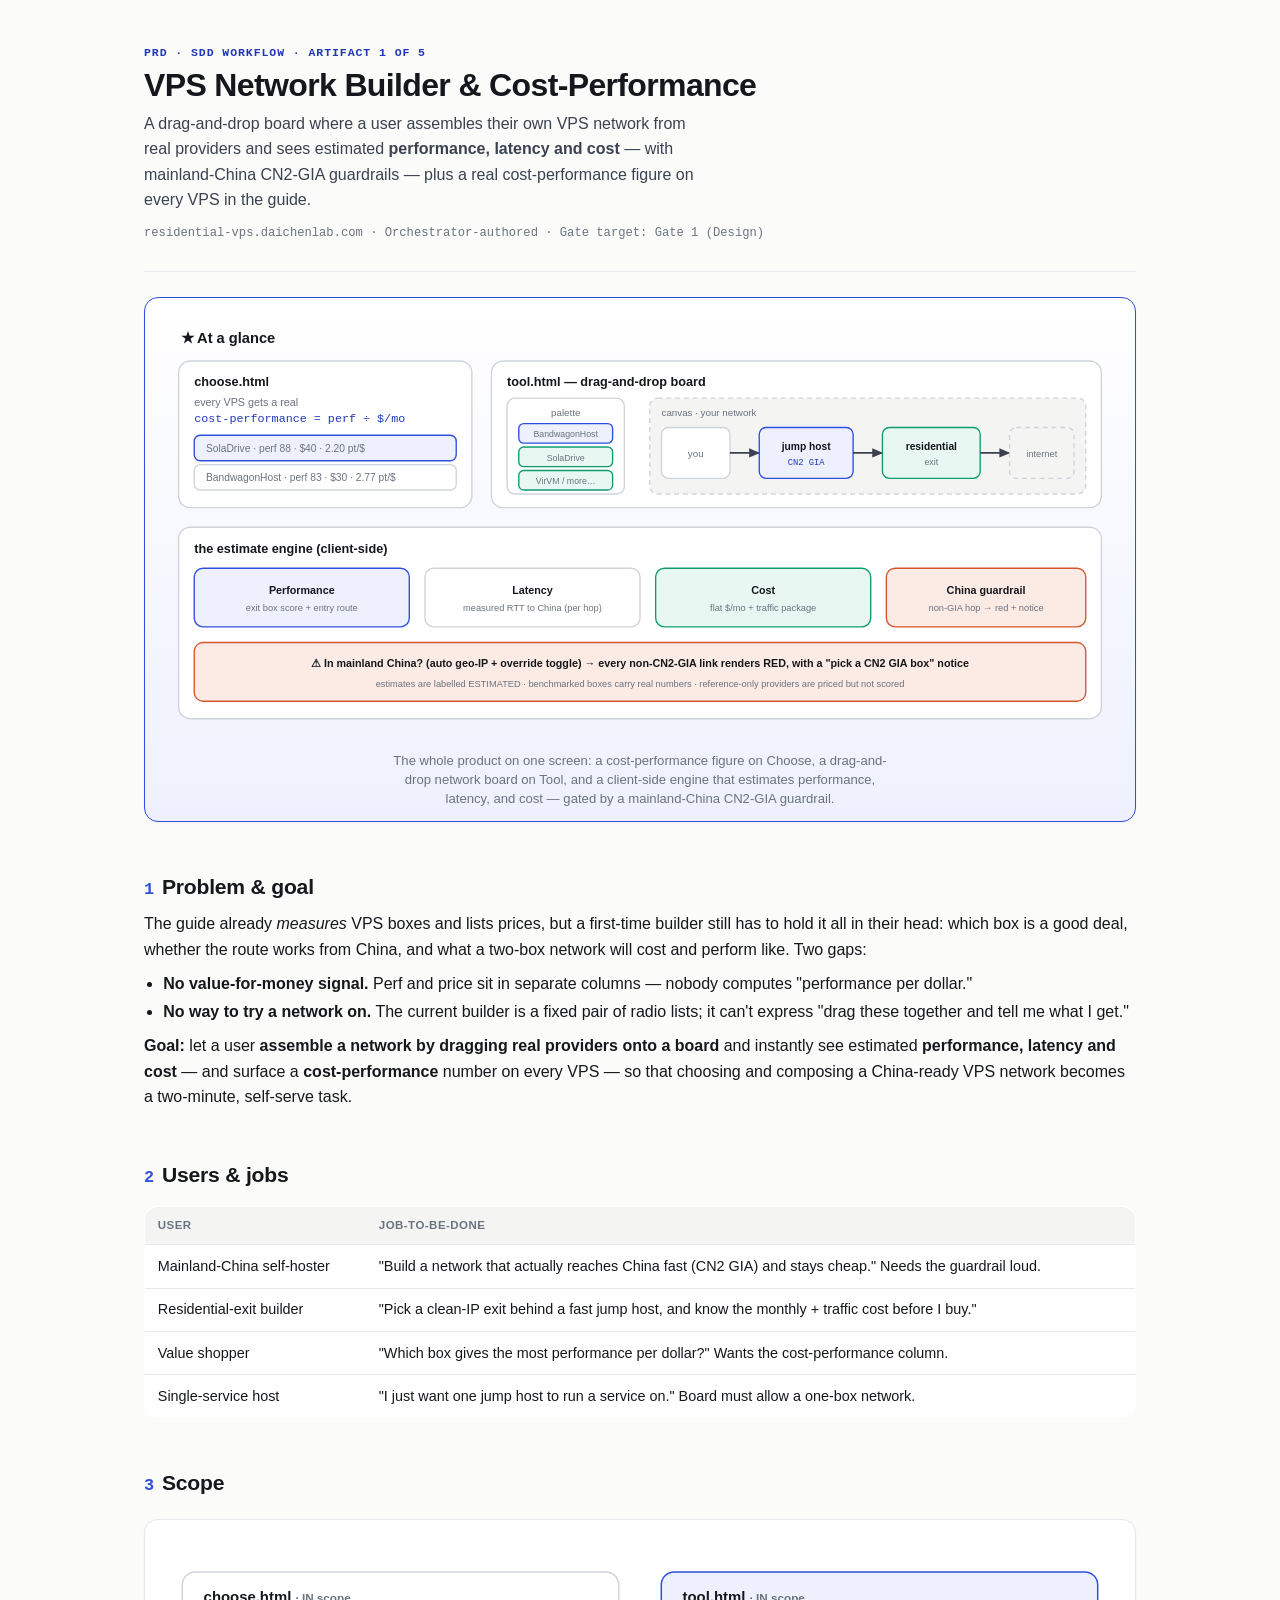
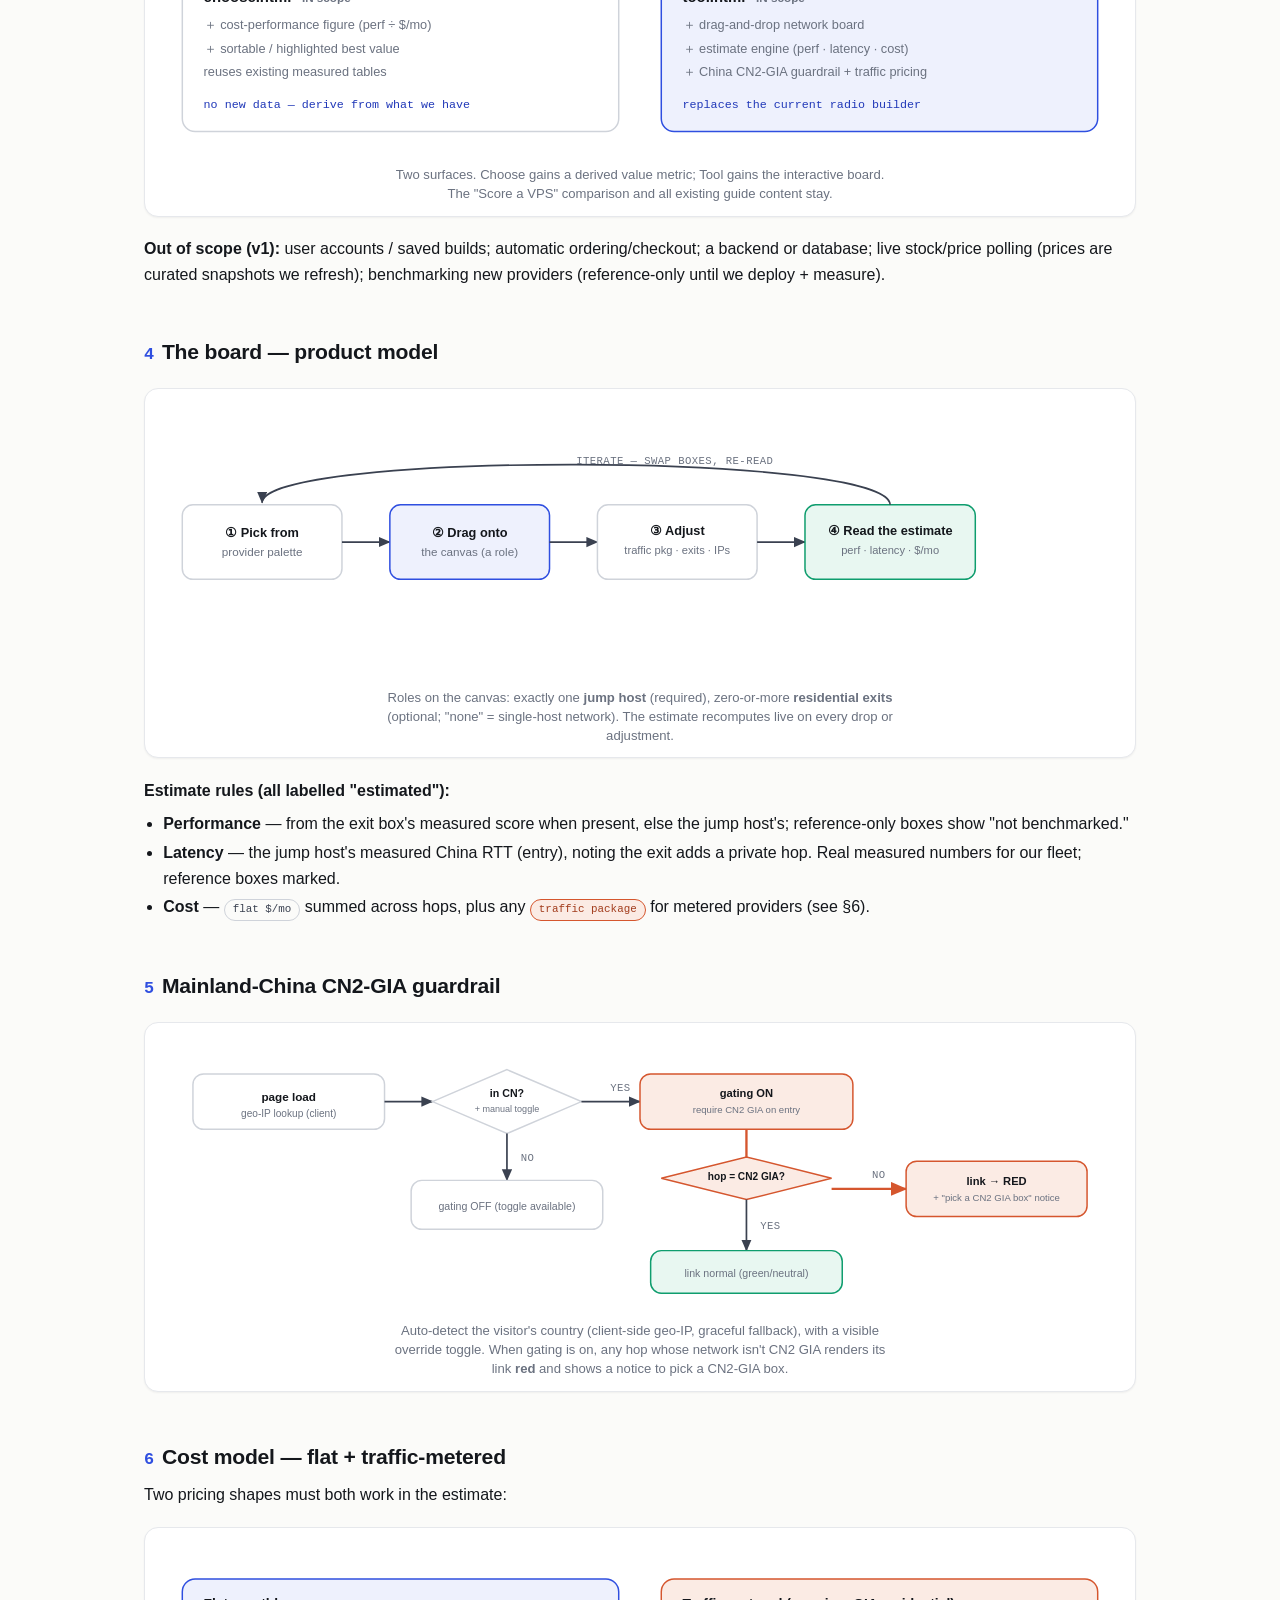
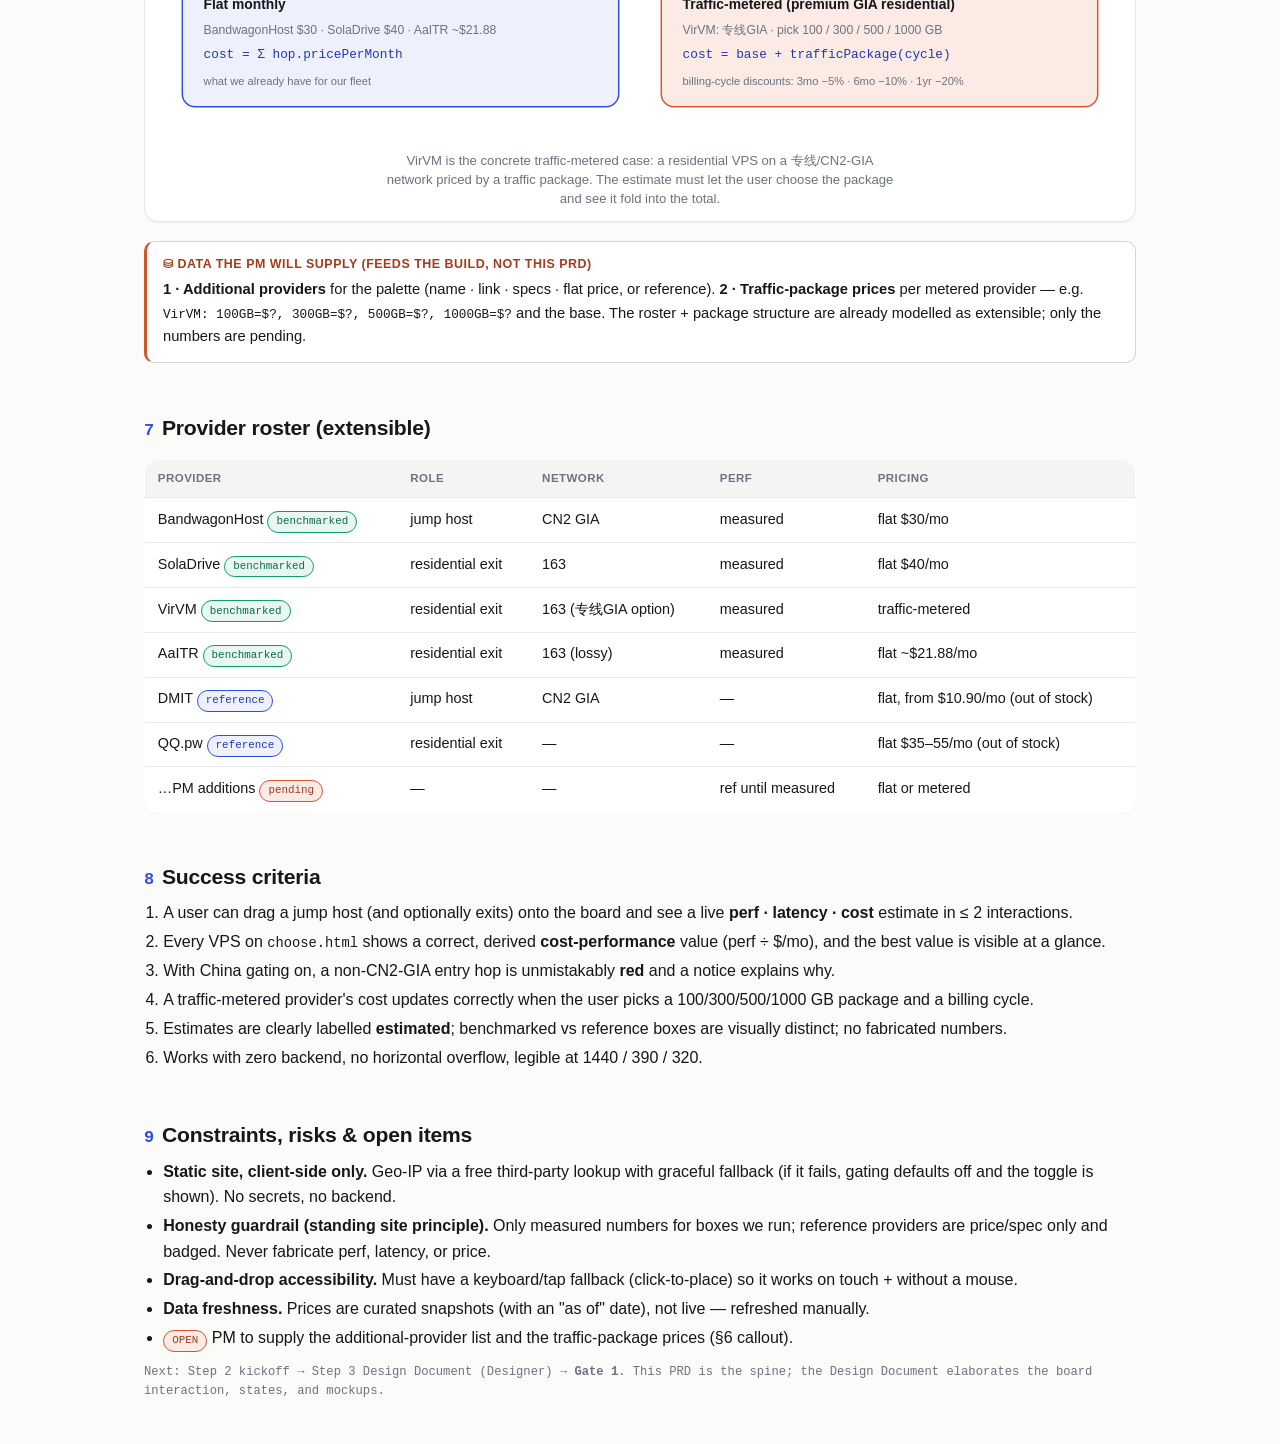
<file: docs/workflow/network-builder/PRD.html>
<!doctype html>
<html lang="en">
<head>
<meta charset="utf-8">
<meta name="viewport" content="width=device-width, initial-scale=1">
<title>PRD — VPS Network Builder & Cost-Performance</title>
<style>
  :root{
    --ink:#14171c; --ink-2:#3a4150; --muted:#6b7280; --line:#e6e8ec; --line-2:#cfd3da;
    --paper:#fbfbf9; --card:#fff; --accent:#2f4fe0; --accent-bg:#eef1fd; --accent-ink:#2038b8;
    --exit:#0f9d6e; --exit-bg:#e8f7f1; --warn:#d5562e; --warn-bg:#fbebe4; --warn-ink:#a23c1c;
    --r:14px; --mono:ui-monospace,"SF Mono",Menlo,monospace; --sans:-apple-system,"Segoe UI",Inter,sans-serif;
  }
  *{box-sizing:border-box}
  body{margin:0;background:var(--paper);color:var(--ink);font-family:var(--sans);line-height:1.6;
    font-size:16px;-webkit-font-smoothing:antialiased}
  .wrap{max-width:1080px;margin:0 auto;padding:clamp(1.1rem,3.5vw,2.75rem)}
  header.doc{border-bottom:1px solid var(--line);padding-bottom:1.2rem;margin-bottom:1.6rem}
  .tag{font-family:var(--mono);font-size:.72rem;letter-spacing:.08em;text-transform:uppercase;color:var(--accent-ink);font-weight:700}
  h1{font-size:clamp(1.7rem,1.3rem+1.8vw,2.5rem);line-height:1.08;letter-spacing:-.02em;margin:.35rem 0 .5rem}
  .sub{color:var(--ink-2);max-width:64ch;margin:0}
  .meta{font-family:var(--mono);font-size:.76rem;color:var(--muted);margin-top:.7rem}
  h2{font-size:1.32rem;letter-spacing:-.01em;margin:2.4rem 0 .3rem;padding-top:.6rem}
  h2 .n{font-family:var(--mono);color:var(--accent);font-size:.8em;margin-right:.5rem}
  h3{font-size:1.02rem;margin:1.3rem 0 .3rem}
  p{margin:.5rem 0}
  ul,ol{margin:.4rem 0;padding-left:1.2rem} li{margin:.2rem 0}
  .fig{margin:1.2rem 0;background:var(--card);border:1px solid var(--line);border-radius:var(--r);
    box-shadow:0 1px 2px rgba(20,23,28,.05);padding:1.2rem 1rem .8rem;overflow-x:auto}
  .fig svg{display:block;margin:0 auto;height:auto;max-width:100%}
  .fig figcaption{margin:.8rem auto 0;max-width:70ch;text-align:center;color:var(--muted);font-size:.82rem;line-height:1.45}
  .glance{border:1.5px solid var(--accent);background:linear-gradient(180deg,#fff,var(--accent-bg))}
  table{width:100%;border-collapse:collapse;font-size:.9rem;margin:.9rem 0;background:var(--card);
    border:1px solid var(--line);border-radius:var(--r);overflow:hidden}
  th,td{text-align:left;padding:.6rem .8rem;border-bottom:1px solid var(--line);vertical-align:top}
  th{background:#f4f5f3;font-size:.72rem;text-transform:uppercase;letter-spacing:.04em;color:var(--muted)}
  tr:last-child td{border-bottom:none}
  .tw{overflow-x:auto;margin:.9rem 0;-webkit-overflow-scrolling:touch} .tw table{margin:0}
  code,.mono{font-family:var(--mono);font-size:.86em}
  .pill{display:inline-block;font-family:var(--mono);font-size:.68rem;padding:.08rem .5rem;border-radius:99px;border:1px solid var(--line-2);color:var(--ink-2)}
  .pill.in{background:var(--exit-bg);border-color:var(--exit);color:#0a6b4c}
  .pill.out{background:var(--accent-bg);border-color:var(--accent);color:var(--accent-ink)}
  .pill.data{background:var(--warn-bg);border-color:var(--warn);color:var(--warn-ink)}
  .callout{border:1px solid var(--line-2);border-left:3px solid var(--accent);background:var(--card);
    border-radius:10px;padding:.8rem 1rem;margin:1rem 0;font-size:.92rem}
  .callout.data{border-left-color:var(--warn)}
  .callout .ct{font-weight:700;font-size:.78rem;text-transform:uppercase;letter-spacing:.04em;color:var(--accent-ink);margin-bottom:.2rem}
  .callout.data .ct{color:var(--warn-ink)}
  .toc{font-size:.9rem;columns:2;column-gap:2rem;margin:.6rem 0 0}
  @media(max-width:560px){ .toc{columns:1} }
  /* diagram primitives */
  .b{fill:var(--card);stroke:var(--line-2);stroke-width:1.4}
  .b.a{fill:var(--accent-bg);stroke:var(--accent)} .b.e{fill:var(--exit-bg);stroke:var(--exit)}
  .b.w{fill:var(--warn-bg);stroke:var(--warn)} .b.d{fill:#f4f5f3;stroke:var(--line-2);stroke-dasharray:5 4}
  .t{font-family:var(--sans);font-weight:650;fill:var(--ink)} .s{font-family:var(--sans);fill:var(--muted)}
  .m{font-family:var(--mono);fill:var(--accent-ink)} .arw{stroke:var(--ink-2);stroke-width:1.6;fill:none}
  .arw.w{stroke:var(--warn);stroke-width:2.2} .lbl{font-family:var(--mono);font-size:10px;fill:var(--muted);text-transform:uppercase;letter-spacing:.04em}
</style>
</head>
<body>
<div class="wrap">
<header class="doc">
  <div class="tag">PRD · SDD Workflow · Artifact 1 of 5</div>
  <h1>VPS Network Builder &amp; Cost-Performance</h1>
  <p class="sub">A drag-and-drop board where a user assembles their own VPS network from real providers and sees estimated <b>performance, latency and cost</b> — with mainland-China CN2-GIA guardrails — plus a real cost-performance figure on every VPS in the guide.</p>
  <p class="meta">residential-vps.daichenlab.com · Orchestrator-authored · Gate target: Gate 1 (Design)</p>
</header>

<div class="fig glance">
  <svg viewBox="0 0 980 430" role="img" aria-label="At-a-glance: the two surfaces, the drag-drop loop, the cost/latency/gating engine.">
    <text x="20" y="26" class="t" font-size="15">★ At a glance</text>
    <!-- surface 1: choose -->
    <rect class="b" x="18" y="44" width="300" height="150" rx="12"/>
    <text x="34" y="70" class="t" font-size="13">choose.html</text>
    <text x="34" y="90" class="s" font-size="11">every VPS gets a real</text>
    <text x="34" y="106" class="m" font-size="12">cost-performance = perf ÷ $/mo</text>
    <rect class="b a" x="34" y="120" width="268" height="26" rx="6"/><text x="46" y="137" class="s" font-size="10.5">SolaDrive · perf 88 · $40 · 2.20 pt/$</text>
    <rect class="b" x="34" y="150" width="268" height="26" rx="6"/><text x="46" y="167" class="s" font-size="10.5">BandwagonHost · perf 83 · $30 · 2.77 pt/$</text>
    <!-- surface 2: tool board -->
    <rect class="b" x="338" y="44" width="624" height="150" rx="12"/>
    <text x="354" y="70" class="t" font-size="13">tool.html — drag-and-drop board</text>
    <rect class="b" x="354" y="82" width="120" height="98" rx="8"/><text x="414" y="100" class="s" font-size="10" text-anchor="middle">palette</text>
    <rect class="b a" x="366" y="108" width="96" height="20" rx="5"/><text x="414" y="122" class="s" font-size="9" text-anchor="middle">BandwagonHost</text>
    <rect class="b e" x="366" y="132" width="96" height="20" rx="5"/><text x="414" y="146" class="s" font-size="9" text-anchor="middle">SolaDrive</text>
    <rect class="b e" x="366" y="156" width="96" height="20" rx="5"/><text x="414" y="170" class="s" font-size="9" text-anchor="middle">VirVM / more…</text>
    <text x="500" y="132" class="lbl">drag →</text>
    <rect class="b d" x="500" y="82" width="446" height="98" rx="8"/><text x="512" y="100" class="s" font-size="10">canvas · your network</text>
    <rect class="b" x="512" y="112" width="70" height="52" rx="7"/><text x="547" y="142" class="s" font-size="10" text-anchor="middle">you</text>
    <line class="arw" x1="582" y1="138" x2="612" y2="138" marker-end="url(#a)"/>
    <rect class="b a" x="612" y="112" width="96" height="52" rx="7"/><text x="660" y="135" class="t" font-size="10.5" text-anchor="middle">jump host</text><text x="660" y="150" class="m" font-size="9" text-anchor="middle">CN2 GIA</text>
    <line class="arw" x1="708" y1="138" x2="738" y2="138" marker-end="url(#a)"/>
    <rect class="b e" x="738" y="112" width="100" height="52" rx="7"/><text x="788" y="135" class="t" font-size="10.5" text-anchor="middle">residential</text><text x="788" y="150" class="s" font-size="9" text-anchor="middle">exit</text>
    <line class="arw" x1="838" y1="138" x2="868" y2="138" marker-end="url(#a)"/>
    <rect class="b d" x="868" y="112" width="66" height="52" rx="7"/><text x="901" y="142" class="s" font-size="9.5" text-anchor="middle">internet</text>
    <!-- engine -->
    <rect class="b" x="18" y="214" width="944" height="196" rx="12"/>
    <text x="34" y="240" class="t" font-size="13">the estimate engine (client-side)</text>
    <rect class="b a" x="34" y="256" width="220" height="60" rx="9"/><text x="144" y="282" class="t" font-size="11" text-anchor="middle">Performance</text><text x="144" y="300" class="s" font-size="9.5" text-anchor="middle">exit box score + entry route</text>
    <rect class="b" x="270" y="256" width="220" height="60" rx="9"/><text x="380" y="282" class="t" font-size="11" text-anchor="middle">Latency</text><text x="380" y="300" class="s" font-size="9.5" text-anchor="middle">measured RTT to China (per hop)</text>
    <rect class="b e" x="506" y="256" width="220" height="60" rx="9"/><text x="616" y="282" class="t" font-size="11" text-anchor="middle">Cost</text><text x="616" y="300" class="s" font-size="9.5" text-anchor="middle">flat $/mo + traffic package</text>
    <rect class="b w" x="742" y="256" width="204" height="60" rx="9"/><text x="844" y="282" class="t" font-size="11" text-anchor="middle">China guardrail</text><text x="844" y="300" class="s" font-size="9.5" text-anchor="middle">non-GIA hop → red + notice</text>
    <rect class="b w" x="34" y="332" width="912" height="60" rx="9"/>
    <text x="490" y="357" class="t" font-size="11" text-anchor="middle">⚠ In mainland China? (auto geo-IP + override toggle) → every non-CN2-GIA link renders RED, with a "pick a CN2 GIA box" notice</text>
    <text x="490" y="378" class="s" font-size="9.5" text-anchor="middle">estimates are labelled ESTIMATED · benchmarked boxes carry real numbers · reference-only providers are priced but not scored</text>
    <defs><marker id="a" markerWidth="9" markerHeight="9" refX="6.5" refY="3" orient="auto"><path d="M0,0 L7,3 L0,6 Z" fill="var(--ink-2)"/></marker></defs>
  </svg>
  <figcaption>The whole product on one screen: a cost-performance figure on Choose, a drag-and-drop network board on Tool, and a client-side engine that estimates performance, latency, and cost — gated by a mainland-China CN2-GIA guardrail.</figcaption>
</div>

<h2><span class="n">1</span>Problem &amp; goal</h2>
<p>The guide already <em>measures</em> VPS boxes and lists prices, but a first-time builder still has to hold it all in their head: which box is a good deal, whether the route works from China, and what a two-box network will cost and perform like. Two gaps:</p>
<ul>
  <li><b>No value-for-money signal.</b> Perf and price sit in separate columns — nobody computes "performance per dollar."</li>
  <li><b>No way to try a network on.</b> The current builder is a fixed pair of radio lists; it can't express "drag these together and tell me what I get."</li>
</ul>
<p><b>Goal:</b> let a user <b>assemble a network by dragging real providers onto a board</b> and instantly see estimated <b>performance, latency and cost</b> — and surface a <b>cost-performance</b> number on every VPS — so that choosing and composing a China-ready VPS network becomes a two-minute, self-serve task.</p>

<h2><span class="n">2</span>Users &amp; jobs</h2>
<div class="tw"><table>
  <tr><th>User</th><th>Job-to-be-done</th></tr>
  <tr><td>Mainland-China self-hoster</td><td>"Build a network that actually reaches China fast (CN2 GIA) and stays cheap." Needs the guardrail loud.</td></tr>
  <tr><td>Residential-exit builder</td><td>"Pick a clean-IP exit behind a fast jump host, and know the monthly + traffic cost before I buy."</td></tr>
  <tr><td>Value shopper</td><td>"Which box gives the most performance per dollar?" Wants the cost-performance column.</td></tr>
  <tr><td>Single-service host</td><td>"I just want one jump host to run a service on." Board must allow a one-box network.</td></tr>
</table></div>

<h2><span class="n">3</span>Scope</h2>
<div class="fig">
  <svg viewBox="0 0 900 200" role="img" aria-label="Scope across two pages.">
    <rect class="b" x="20" y="30" width="410" height="150" rx="12"/>
    <text x="40" y="58" class="t" font-size="14">choose.html <tspan class="s" font-size="11">· IN scope</tspan></text>
    <text x="40" y="84" class="s" font-size="12">＋ cost-performance figure (perf ÷ $/mo)</text>
    <text x="40" y="106" class="s" font-size="12">＋ sortable / highlighted best value</text>
    <text x="40" y="128" class="s" font-size="12">reuses existing measured tables</text>
    <text x="40" y="158" class="m" font-size="11">no new data — derive from what we have</text>
    <rect class="b a" x="470" y="30" width="410" height="150" rx="12"/>
    <text x="490" y="58" class="t" font-size="14">tool.html <tspan class="s" font-size="11">· IN scope</tspan></text>
    <text x="490" y="84" class="s" font-size="12">＋ drag-and-drop network board</text>
    <text x="490" y="106" class="s" font-size="12">＋ estimate engine (perf · latency · cost)</text>
    <text x="490" y="128" class="s" font-size="12">＋ China CN2-GIA guardrail + traffic pricing</text>
    <text x="490" y="158" class="m" font-size="11">replaces the current radio builder</text>
  </svg>
  <figcaption>Two surfaces. Choose gains a derived value metric; Tool gains the interactive board. The "Score a VPS" comparison and all existing guide content stay.</figcaption>
</div>
<p><b>Out of scope (v1):</b> user accounts / saved builds; automatic ordering/checkout; a backend or database; live stock/price polling (prices are curated snapshots we refresh); benchmarking new providers (reference-only until we deploy + measure).</p>

<h2><span class="n">4</span>The board — product model</h2>
<div class="fig">
  <svg viewBox="0 0 900 250" role="img" aria-label="Drag-drop loop.">
    <rect class="b" x="20" y="90" width="150" height="70" rx="10"/><text x="95" y="120" class="t" font-size="12" text-anchor="middle">① Pick from</text><text x="95" y="138" class="s" font-size="11" text-anchor="middle">provider palette</text>
    <line class="arw" x1="170" y1="125" x2="215" y2="125" marker-end="url(#a2)"/>
    <rect class="b a" x="215" y="90" width="150" height="70" rx="10"/><text x="290" y="120" class="t" font-size="12" text-anchor="middle">② Drag onto</text><text x="290" y="138" class="s" font-size="11" text-anchor="middle">the canvas (a role)</text>
    <line class="arw" x1="365" y1="125" x2="410" y2="125" marker-end="url(#a2)"/>
    <rect class="b" x="410" y="90" width="150" height="70" rx="10"/><text x="485" y="118" class="t" font-size="12" text-anchor="middle">③ Adjust</text><text x="485" y="136" class="s" font-size="10.5" text-anchor="middle">traffic pkg · exits · IPs</text>
    <line class="arw" x1="560" y1="125" x2="605" y2="125" marker-end="url(#a2)"/>
    <rect class="b e" x="605" y="90" width="160" height="70" rx="10"/><text x="685" y="118" class="t" font-size="12" text-anchor="middle">④ Read the estimate</text><text x="685" y="136" class="s" font-size="10.5" text-anchor="middle">perf · latency · $/mo</text>
    <path class="arw" d="M685 90 C 685 40, 95 40, 95 88" marker-end="url(#a2)"/>
    <text x="390" y="52" class="lbl">iterate — swap boxes, re-read</text>
    <defs><marker id="a2" markerWidth="9" markerHeight="9" refX="6.5" refY="3" orient="auto"><path d="M0,0 L7,3 L0,6 Z" fill="var(--ink-2)"/></marker></defs>
  </svg>
  <figcaption>Roles on the canvas: exactly one <b>jump host</b> (required), zero-or-more <b>residential exits</b> (optional; "none" = single-host network). The estimate recomputes live on every drop or adjustment.</figcaption>
</div>
<p><b>Estimate rules (all labelled "estimated"):</b></p>
<ul>
  <li><b>Performance</b> — from the exit box's measured score when present, else the jump host's; reference-only boxes show "not benchmarked."</li>
  <li><b>Latency</b> — the jump host's measured China RTT (entry), noting the exit adds a private hop. Real measured numbers for our fleet; reference boxes marked.</li>
  <li><b>Cost</b> — <span class="pill">flat $/mo</span> summed across hops, plus any <span class="pill data">traffic package</span> for metered providers (see §6).</li>
</ul>

<h2><span class="n">5</span>Mainland-China CN2-GIA guardrail</h2>
<div class="fig">
  <svg viewBox="0 0 900 250" role="img" aria-label="China guardrail flowchart.">
    <rect class="b" x="30" y="30" width="180" height="52" rx="10"/><text x="120" y="55" class="t" font-size="11" text-anchor="middle">page load</text><text x="120" y="70" class="s" font-size="9.5" text-anchor="middle">geo-IP lookup (client)</text>
    <line class="arw" x1="210" y1="56" x2="255" y2="56" marker-end="url(#a3)"/>
    <path class="b" d="M255 56 L325 26 L395 56 L325 86 Z"/><text x="325" y="52" class="t" font-size="10" text-anchor="middle">in CN?</text><text x="325" y="66" class="s" font-size="8.5" text-anchor="middle">+ manual toggle</text>
    <line class="arw" x1="395" y1="56" x2="450" y2="56" marker-end="url(#a3)"/><text x="422" y="46" class="lbl">yes</text>
    <rect class="b w" x="450" y="30" width="200" height="52" rx="10"/><text x="550" y="52" class="t" font-size="10.5" text-anchor="middle">gating ON</text><text x="550" y="67" class="s" font-size="9" text-anchor="middle">require CN2 GIA on entry</text>
    <line class="arw" x1="325" y1="86" x2="325" y2="130" marker-end="url(#a3)"/><text x="338" y="112" class="lbl">no</text>
    <rect class="b" x="235" y="130" width="180" height="46" rx="10"/><text x="325" y="158" class="s" font-size="10" text-anchor="middle">gating OFF (toggle available)</text>
    <line class="arw w" x1="550" y1="82" x2="550" y2="128" marker-end="url(#a3w)"/>
    <path class="b w" d="M470 128 L550 108 L630 128 L550 148 Z"/><text x="550" y="130" class="t" font-size="9.5" text-anchor="middle">hop = CN2 GIA?</text>
    <line class="arw w" x1="630" y1="138" x2="700" y2="138" marker-end="url(#a3w)"/><text x="668" y="128" class="lbl">no</text>
    <rect class="b w" x="700" y="112" width="170" height="52" rx="10"/><text x="785" y="134" class="t" font-size="10.5" text-anchor="middle" fill="var(--warn-ink)">link → RED</text><text x="785" y="149" class="s" font-size="9" text-anchor="middle">+ "pick a CN2 GIA box" notice</text>
    <line class="arw" x1="550" y1="148" x2="550" y2="196" marker-end="url(#a3)"/><text x="563" y="176" class="lbl">yes</text>
    <rect class="b e" x="460" y="196" width="180" height="40" rx="10"/><text x="550" y="221" class="s" font-size="10" text-anchor="middle">link normal (green/neutral)</text>
    <defs>
      <marker id="a3" markerWidth="9" markerHeight="9" refX="6.5" refY="3" orient="auto"><path d="M0,0 L7,3 L0,6 Z" fill="var(--ink-2)"/></marker>
      <marker id="a3w" markerWidth="9" markerHeight="9" refX="6.5" refY="3" orient="auto"><path d="M0,0 L7,3 L0,6 Z" fill="var(--warn)"/></marker>
    </defs>
  </svg>
  <figcaption>Auto-detect the visitor's country (client-side geo-IP, graceful fallback), with a visible override toggle. When gating is on, any hop whose network isn't CN2 GIA renders its link <b>red</b> and shows a notice to pick a CN2-GIA box.</figcaption>
</div>

<h2><span class="n">6</span>Cost model — flat + traffic-metered</h2>
<p>Two pricing shapes must both work in the estimate:</p>
<div class="fig">
  <svg viewBox="0 0 900 180" role="img" aria-label="Two cost models.">
    <rect class="b a" x="20" y="30" width="410" height="120" rx="12"/>
    <text x="40" y="58" class="t" font-size="13">Flat monthly</text>
    <text x="40" y="82" class="s" font-size="11.5">BandwagonHost $30 · SolaDrive $40 · AaITR ~$21.88</text>
    <text x="40" y="104" class="m" font-size="12">cost = Σ hop.pricePerMonth</text>
    <text x="40" y="130" class="s" font-size="10.5">what we already have for our fleet</text>
    <rect class="b w" x="470" y="30" width="410" height="120" rx="12"/>
    <text x="490" y="58" class="t" font-size="13">Traffic-metered (premium GIA residential)</text>
    <text x="490" y="82" class="s" font-size="11.5">VirVM: 专线GIA · pick 100 / 300 / 500 / 1000 GB</text>
    <text x="490" y="104" class="m" font-size="12">cost = base + trafficPackage(cycle)</text>
    <text x="490" y="130" class="s" font-size="10.5">billing-cycle discounts: 3mo −5% · 6mo −10% · 1yr −20%</text>
  </svg>
  <figcaption>VirVM is the concrete traffic-metered case: a residential VPS on a 专线/CN2-GIA network priced by a traffic package. The estimate must let the user choose the package and see it fold into the total.</figcaption>
</div>
<div class="callout data"><div class="ct">⛁ Data the PM will supply (feeds the build, not this PRD)</div>
  <b>1 · Additional providers</b> for the palette (name · link · specs · flat price, or reference). <b>2 · Traffic-package prices</b> per metered provider — e.g. <code>VirVM: 100GB=$?, 300GB=$?, 500GB=$?, 1000GB=$?</code> and the base. The roster + package structure are already modelled as extensible; only the numbers are pending.</div>

<h2><span class="n">7</span>Provider roster (extensible)</h2>
<div class="tw"><table>
  <tr><th>Provider</th><th>Role</th><th>Network</th><th>Perf</th><th>Pricing</th></tr>
  <tr><td>BandwagonHost <span class="pill in">benchmarked</span></td><td>jump host</td><td>CN2 GIA</td><td>measured</td><td>flat $30/mo</td></tr>
  <tr><td>SolaDrive <span class="pill in">benchmarked</span></td><td>residential exit</td><td>163</td><td>measured</td><td>flat $40/mo</td></tr>
  <tr><td>VirVM <span class="pill in">benchmarked</span></td><td>residential exit</td><td>163 (专线GIA option)</td><td>measured</td><td>traffic-metered</td></tr>
  <tr><td>AaITR <span class="pill in">benchmarked</span></td><td>residential exit</td><td>163 (lossy)</td><td>measured</td><td>flat ~$21.88/mo</td></tr>
  <tr><td>DMIT <span class="pill out">reference</span></td><td>jump host</td><td>CN2 GIA</td><td>—</td><td>flat, from $10.90/mo (out of stock)</td></tr>
  <tr><td>QQ.pw <span class="pill out">reference</span></td><td>residential exit</td><td>—</td><td>—</td><td>flat $35–55/mo (out of stock)</td></tr>
  <tr><td>…PM additions <span class="pill data">pending</span></td><td>—</td><td>—</td><td>ref until measured</td><td>flat or metered</td></tr>
</table></div>

<h2><span class="n">8</span>Success criteria</h2>
<ol>
  <li>A user can drag a jump host (and optionally exits) onto the board and see a live <b>perf · latency · cost</b> estimate in ≤ 2 interactions.</li>
  <li>Every VPS on <code>choose.html</code> shows a correct, derived <b>cost-performance</b> value (perf ÷ $/mo), and the best value is visible at a glance.</li>
  <li>With China gating on, a non-CN2-GIA entry hop is unmistakably <b>red</b> and a notice explains why.</li>
  <li>A traffic-metered provider's cost updates correctly when the user picks a 100/300/500/1000 GB package and a billing cycle.</li>
  <li>Estimates are clearly labelled <b>estimated</b>; benchmarked vs reference boxes are visually distinct; no fabricated numbers.</li>
  <li>Works with zero backend, no horizontal overflow, legible at 1440 / 390 / 320.</li>
</ol>

<h2><span class="n">9</span>Constraints, risks &amp; open items</h2>
<ul>
  <li><b>Static site, client-side only.</b> Geo-IP via a free third-party lookup with graceful fallback (if it fails, gating defaults off and the toggle is shown). No secrets, no backend.</li>
  <li><b>Honesty guardrail (standing site principle).</b> Only measured numbers for boxes we run; reference providers are price/spec only and badged. Never fabricate perf, latency, or price.</li>
  <li><b>Drag-and-drop accessibility.</b> Must have a keyboard/tap fallback (click-to-place) so it works on touch + without a mouse.</li>
  <li><b>Data freshness.</b> Prices are curated snapshots (with an "as of" date), not live — refreshed manually.</li>
  <li><span class="pill data">OPEN</span> PM to supply the additional-provider list and the traffic-package prices (§6 callout).</li>
</ul>

<p class="meta">Next: Step 2 kickoff → Step 3 Design Document (Designer) → <b>Gate 1</b>. This PRD is the spine; the Design Document elaborates the board interaction, states, and mockups.</p>
</div>
</body>
</html>
</file>
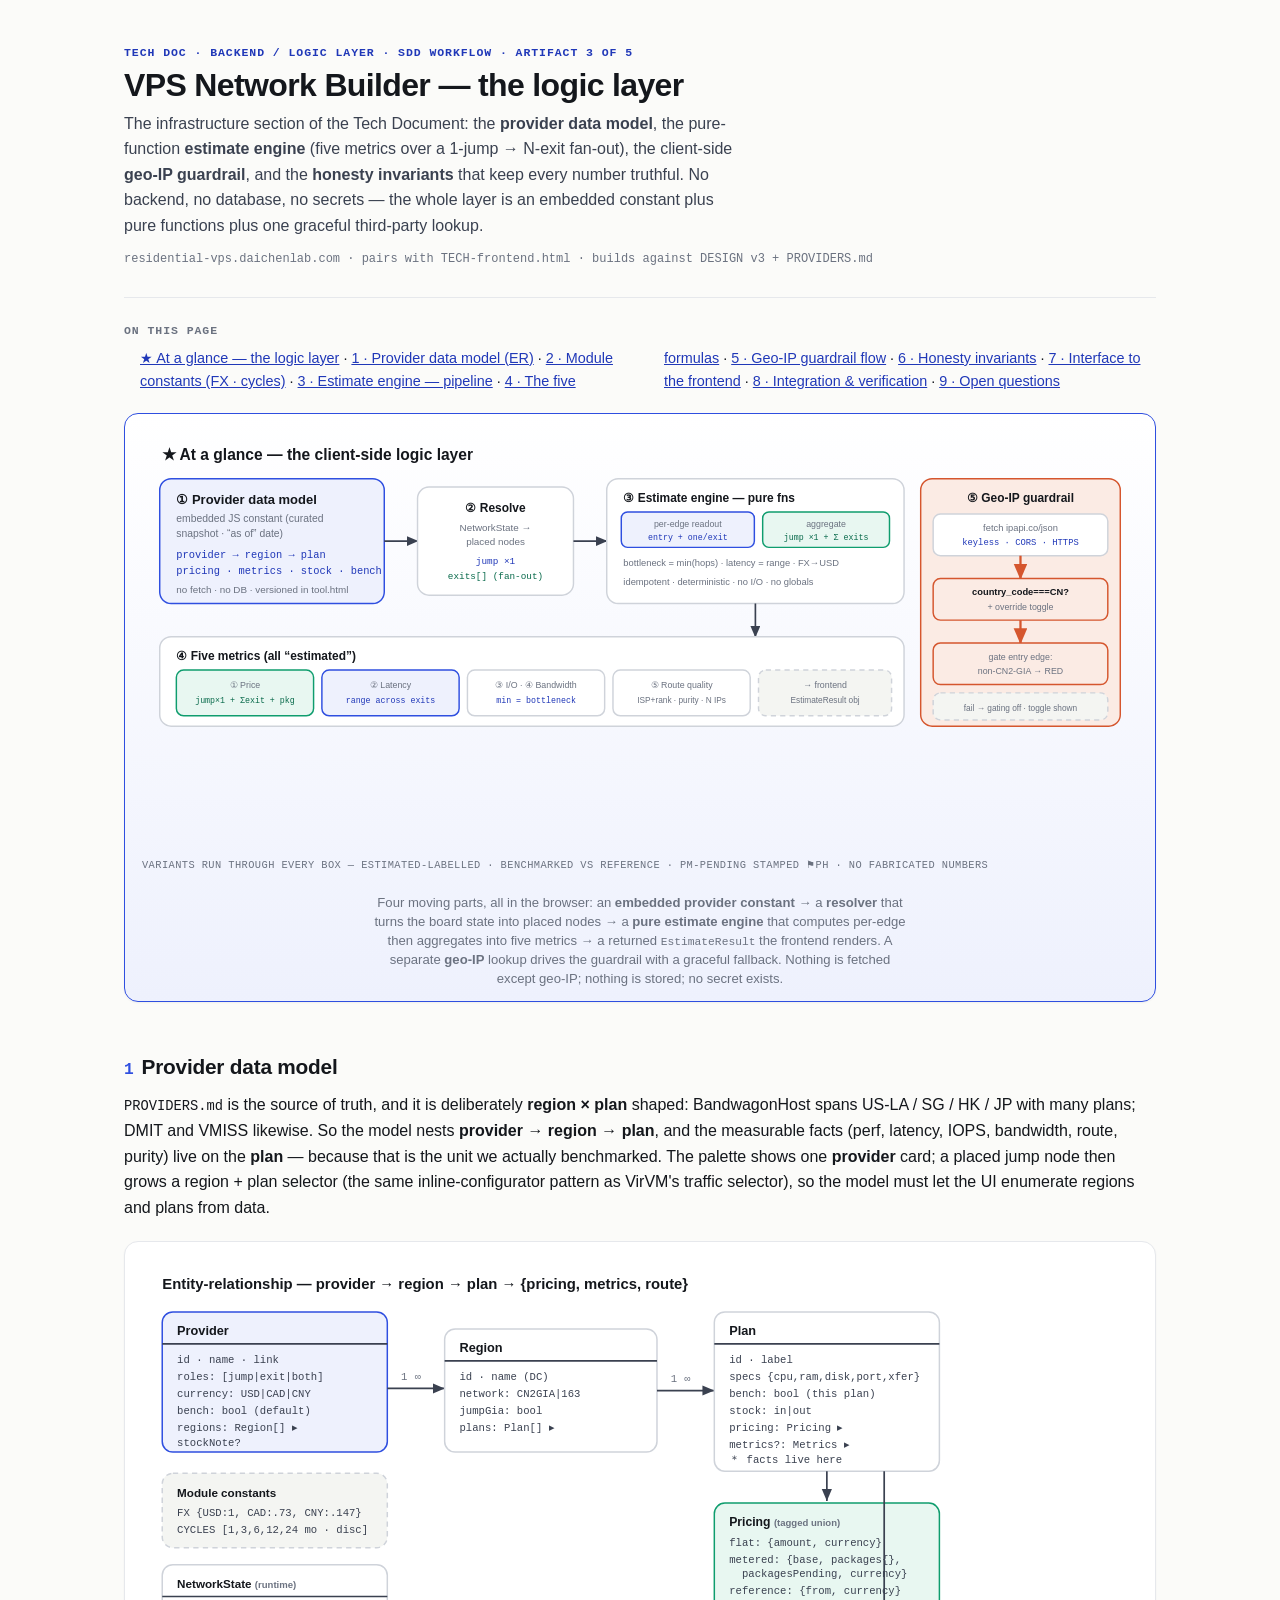
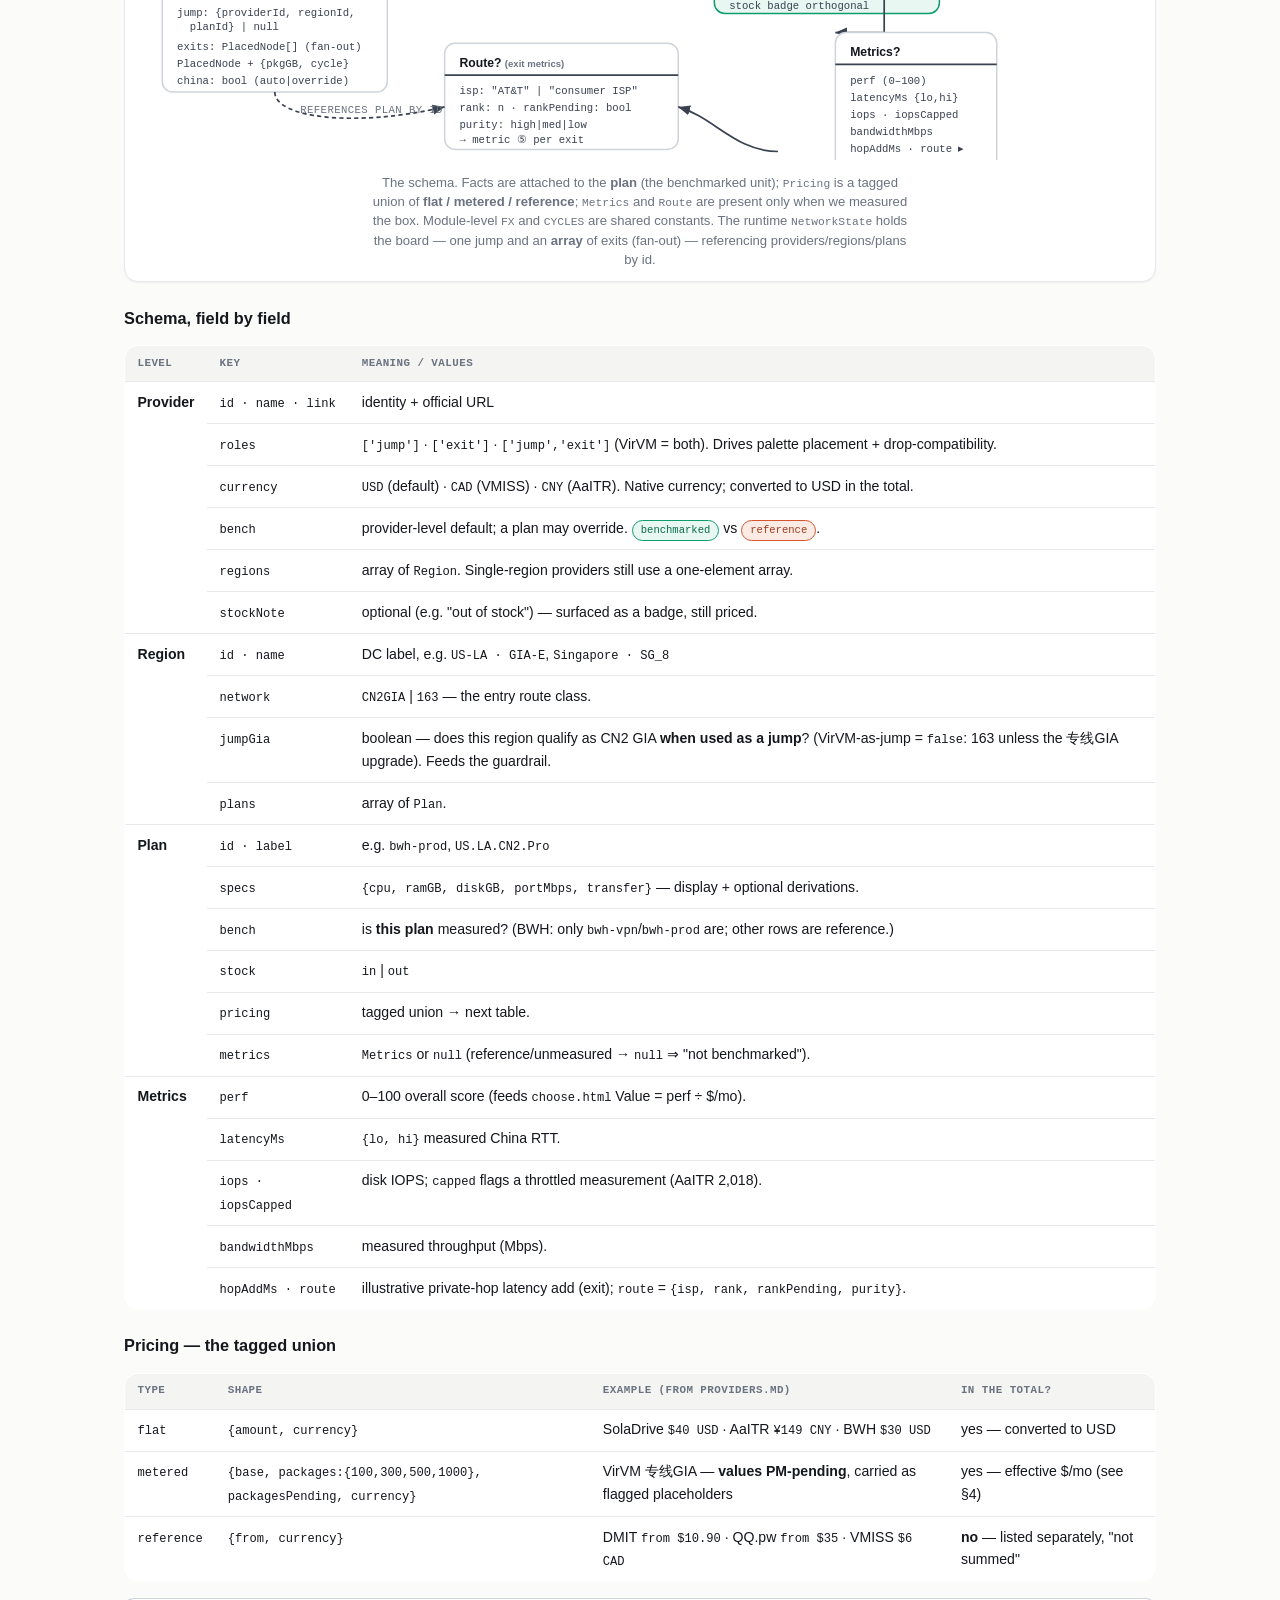
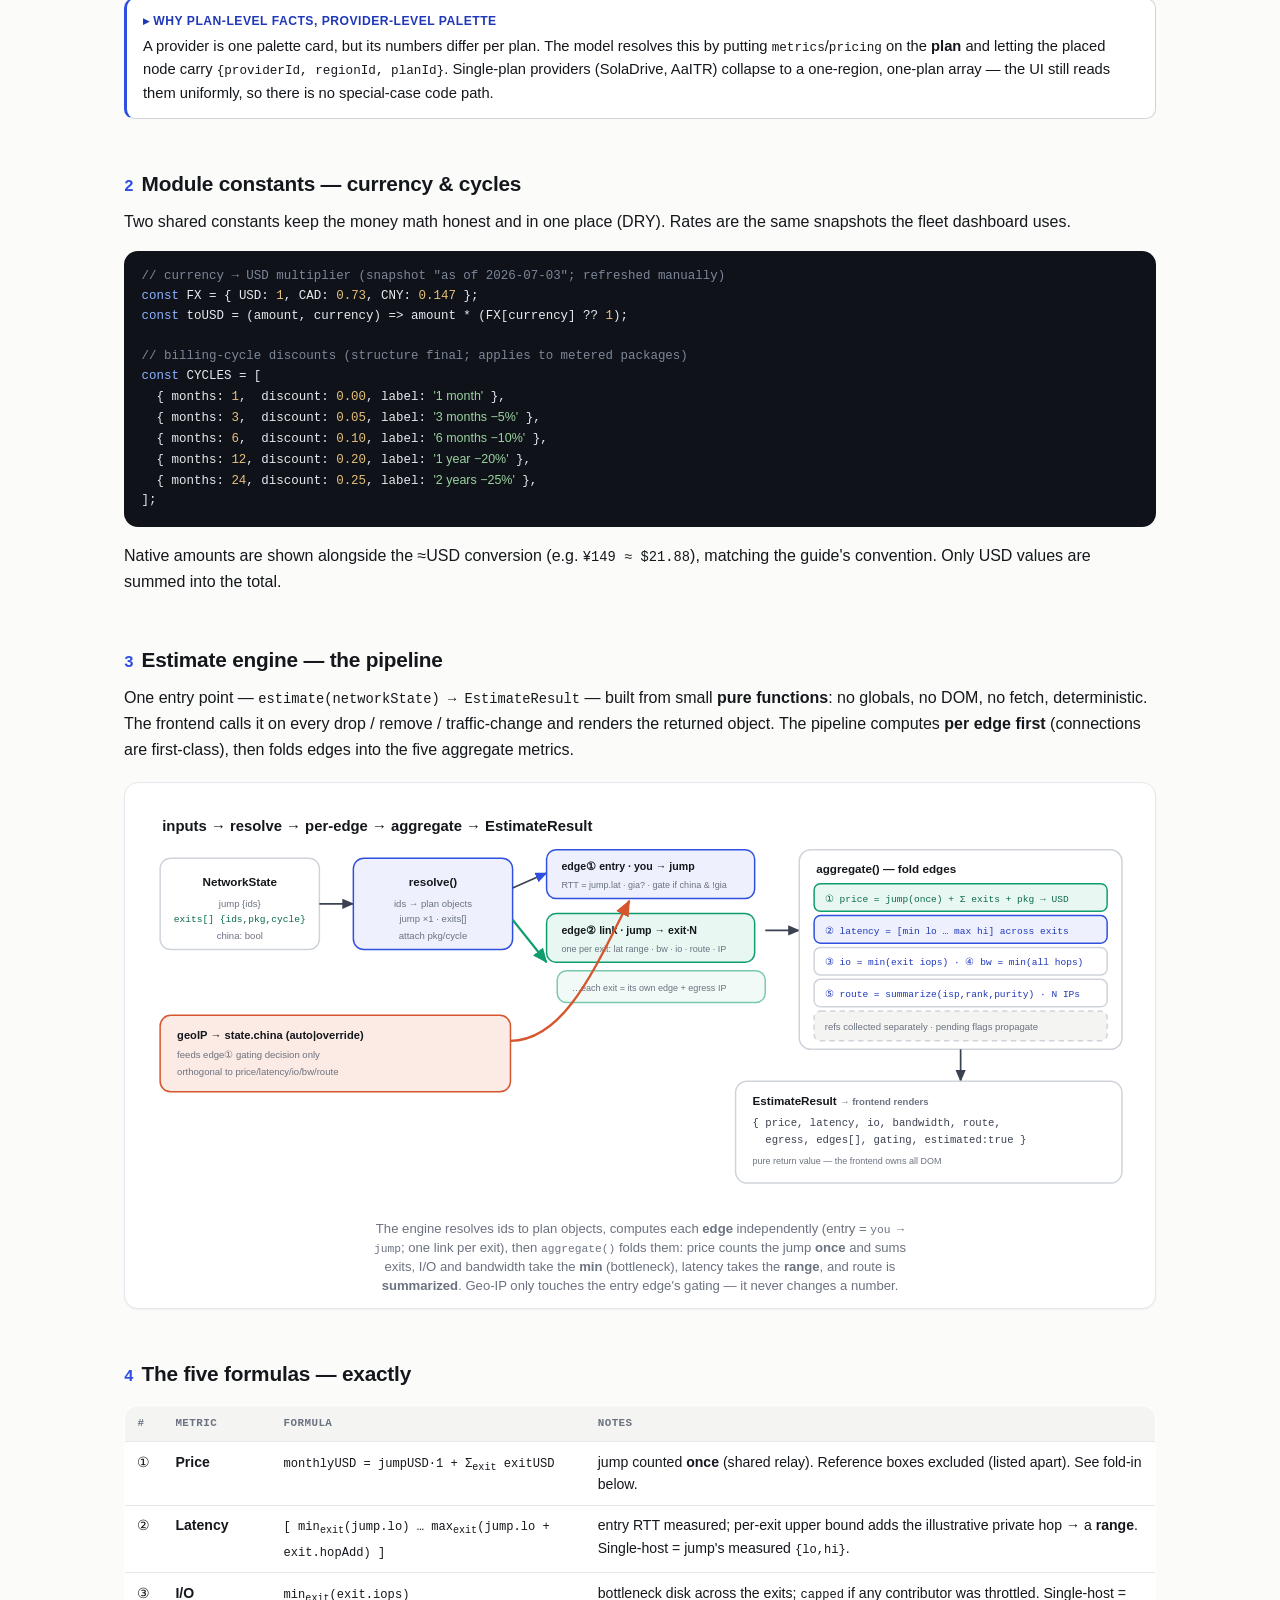
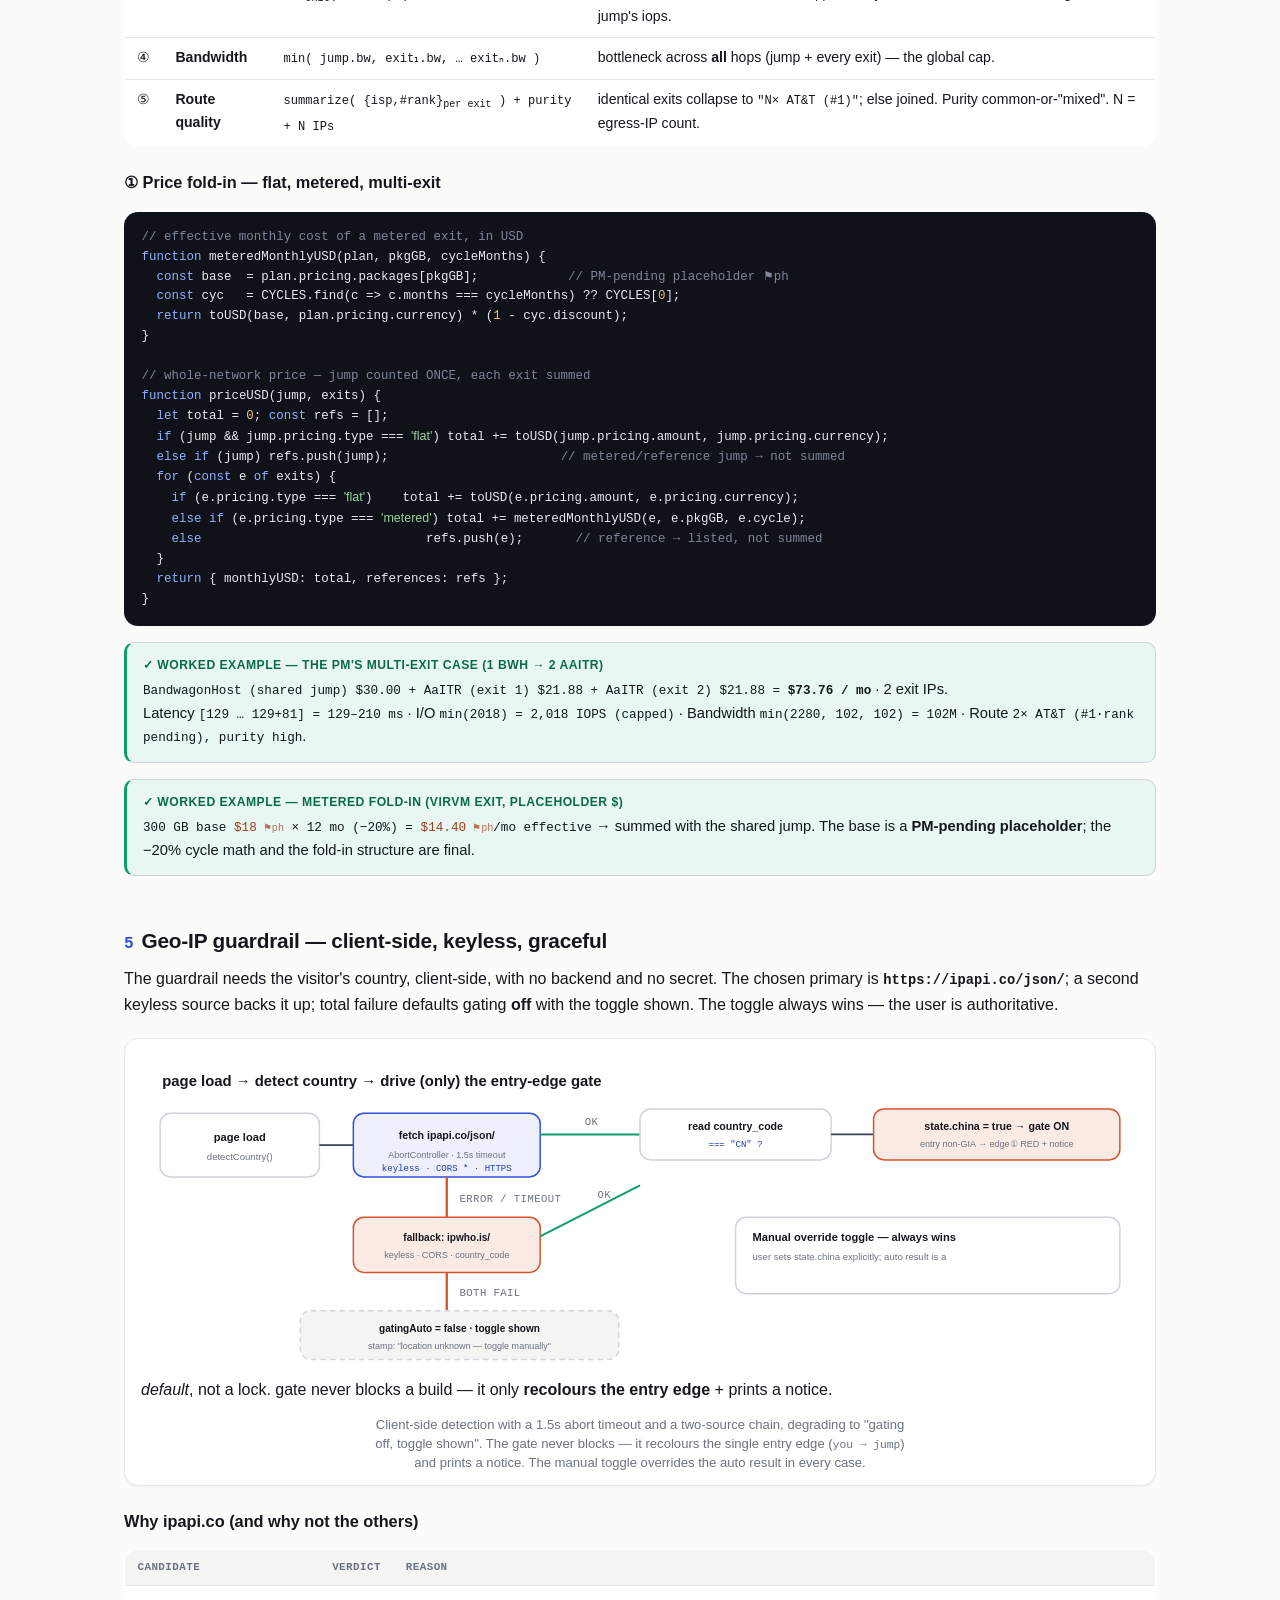
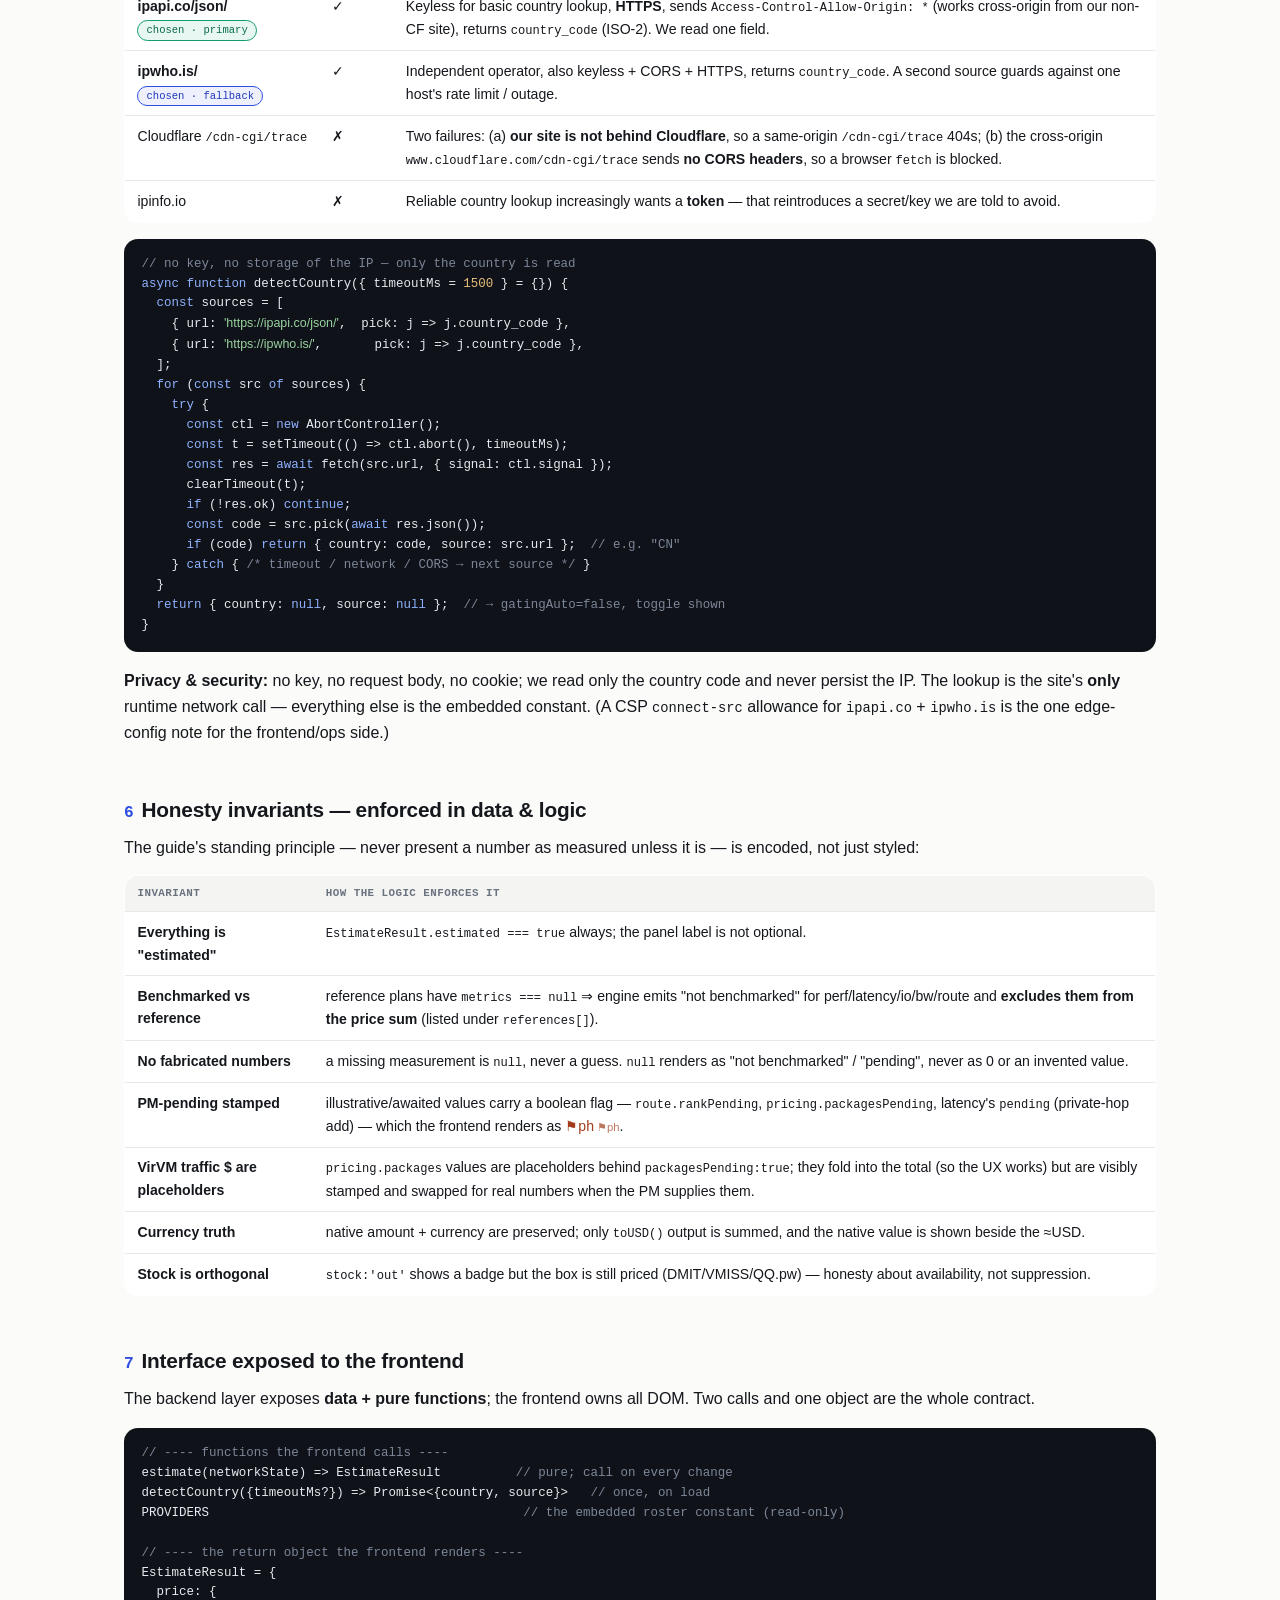
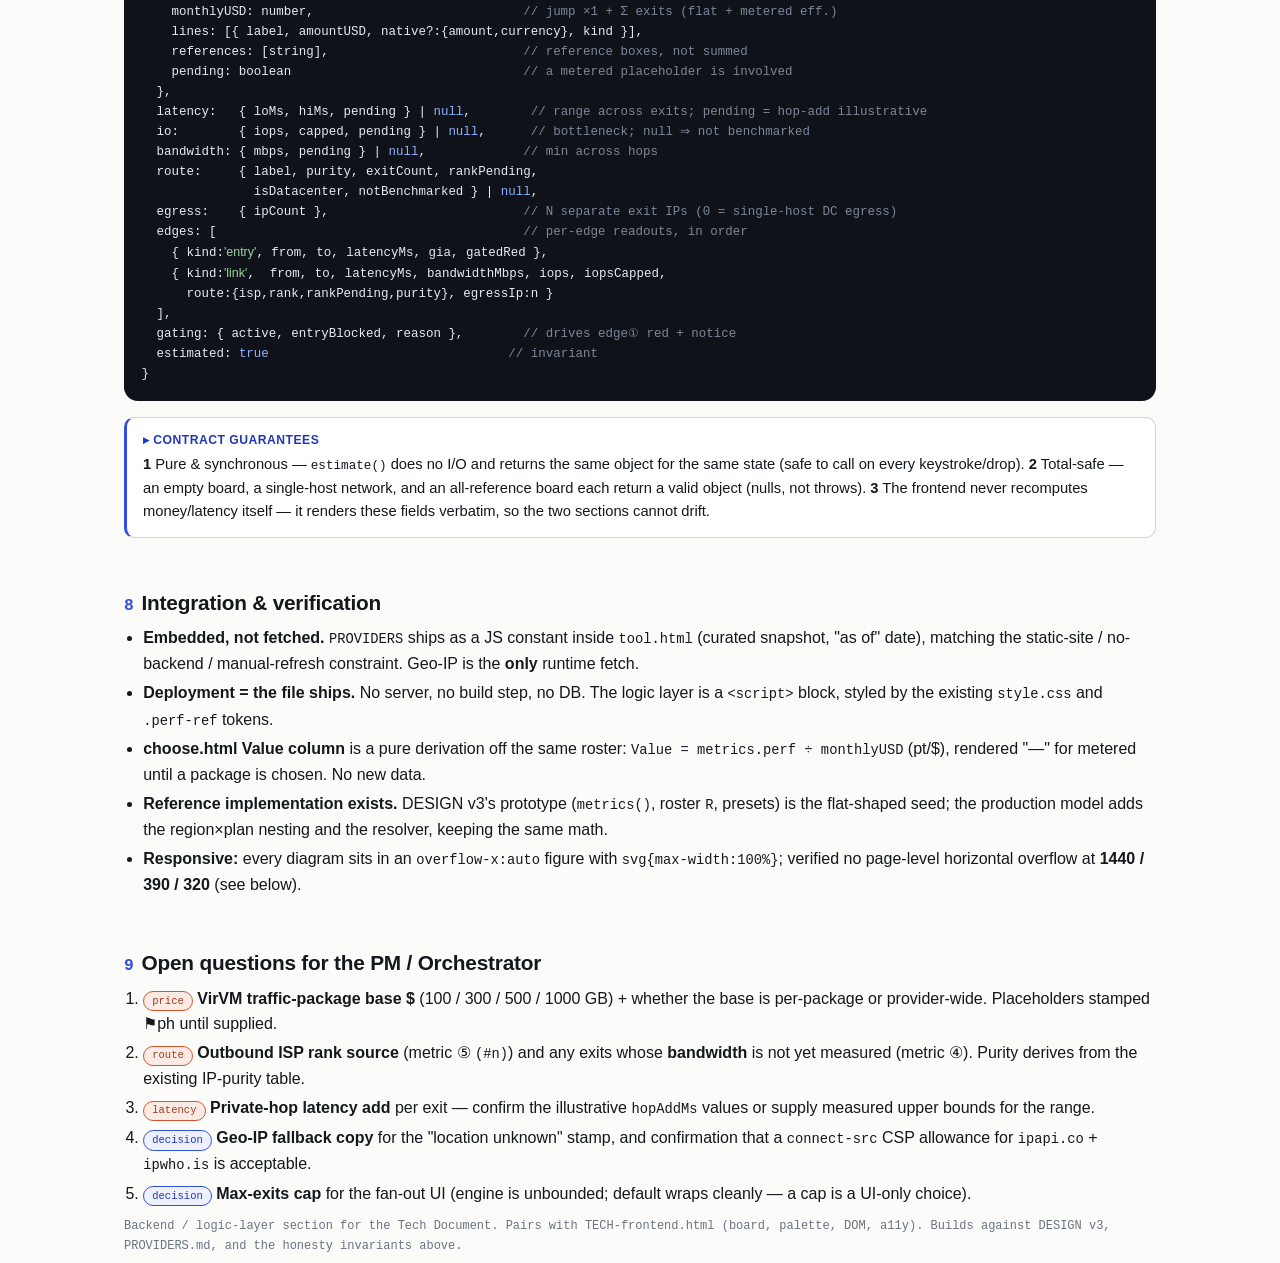
<file: docs/workflow/network-builder/TECH-backend.html>
<!doctype html>
<html lang="en">
<head>
<meta charset="utf-8">
<meta name="viewport" content="width=device-width, initial-scale=1">
<title>Tech Doc — Backend / Logic Layer — VPS Network Builder</title>
<style>
  :root{
    --ink:#14171c; --ink-2:#3a4150; --muted:#6b7280; --line:#e6e8ec; --line-2:#cfd3da;
    --paper:#fbfbf9; --paper-2:#f4f5f2; --card:#fff;
    --accent:#2f4fe0; --accent-bg:#eef1fd; --accent-ink:#2038b8;
    --exit:#0f9d6e; --exit-bg:#e8f7f1; --exit-ink:#0a6b4c;
    --warn:#d5562e; --warn-bg:#fbebe4; --warn-ink:#a23c1c;
    --r:14px; --r-sm:8px;
    --mono:ui-monospace,"SF Mono",Menlo,Consolas,monospace;
    --sans:-apple-system,"Segoe UI",Inter,Roboto,sans-serif;
  }
  *{box-sizing:border-box}
  body{margin:0;background:var(--paper);color:var(--ink);font-family:var(--sans);line-height:1.6;
    font-size:16px;-webkit-font-smoothing:antialiased}
  .wrap{max-width:1120px;margin:0 auto;padding:clamp(1.1rem,3.5vw,2.75rem)}
  a{color:var(--accent-ink)}
  header.doc{border-bottom:1px solid var(--line);padding-bottom:1.2rem;margin-bottom:1.5rem}
  .tag{font-family:var(--mono);font-size:.72rem;letter-spacing:.08em;text-transform:uppercase;color:var(--accent-ink);font-weight:700}
  h1{font-size:clamp(1.7rem,1.3rem+1.8vw,2.4rem);line-height:1.08;letter-spacing:-.02em;margin:.35rem 0 .5rem}
  .sub{color:var(--ink-2);max-width:70ch;margin:0}
  .meta{font-family:var(--mono);font-size:.75rem;color:var(--muted);margin-top:.7rem}
  h2{font-size:1.3rem;letter-spacing:-.01em;margin:2.5rem 0 .3rem;padding-top:.5rem}
  h2 .n{font-family:var(--mono);color:var(--accent);font-size:.78em;margin-right:.5rem}
  h3{font-size:1.02rem;margin:1.4rem 0 .3rem}
  p{margin:.55rem 0} ul,ol{margin:.4rem 0;padding-left:1.2rem} li{margin:.22rem 0}
  strong{font-weight:650}
  code,.mono{font-family:var(--mono);font-size:.86em}
  .fig{margin:1.25rem 0;background:var(--card);border:1px solid var(--line);border-radius:var(--r);
    box-shadow:0 1px 2px rgba(20,23,28,.05);padding:1.2rem 1rem .8rem;overflow-x:auto}
  .fig svg{display:block;margin:0 auto;height:auto;max-width:100%;min-width:0}
  .fig figcaption{margin:.8rem auto 0;max-width:74ch;text-align:center;color:var(--muted);font-size:.82rem;line-height:1.45}
  .glance{border:1.5px solid var(--accent);background:linear-gradient(180deg,#fff,var(--accent-bg))}
  table{width:100%;border-collapse:collapse;font-size:.88rem;margin:.9rem 0;background:var(--card);
    border:1px solid var(--line);border-radius:var(--r);overflow:hidden}
  th,td{text-align:left;padding:.55rem .78rem;border-bottom:1px solid var(--line);vertical-align:top}
  th{background:var(--paper-2);font-size:.68rem;text-transform:uppercase;letter-spacing:.04em;color:var(--muted);font-family:var(--mono)}
  tr:last-child td{border-bottom:none}
  .tw{overflow-x:auto;margin:.9rem 0;-webkit-overflow-scrolling:touch;border-radius:var(--r)} .tw table{margin:0}
  .pill{display:inline-block;font-family:var(--mono);font-size:.66rem;padding:.05rem .5rem;border-radius:99px;border:1px solid var(--line-2);color:var(--ink-2);white-space:nowrap}
  .pill.in{background:var(--exit-bg);border-color:var(--exit);color:var(--exit-ink)}
  .pill.out{background:var(--accent-bg);border-color:var(--accent);color:var(--accent-ink)}
  .pill.data{background:var(--warn-bg);border-color:var(--warn);color:var(--warn-ink)}
  .pill.est{background:#fff;border-style:dashed;color:var(--muted)}
  .callout{border:1px solid var(--line-2);border-left:3px solid var(--accent);background:var(--card);
    border-radius:10px;padding:.8rem 1rem;margin:1rem 0;font-size:.92rem}
  .callout.data{border-left-color:var(--warn);background:var(--warn-bg)}
  .callout.ok{border-left-color:var(--exit);background:var(--exit-bg)}
  .callout .ct{font-weight:700;font-size:.76rem;text-transform:uppercase;letter-spacing:.04em;color:var(--accent-ink);margin-bottom:.2rem}
  .callout.data .ct{color:var(--warn-ink)} .callout.ok .ct{color:var(--exit-ink)}
  .toc{font-size:.9rem;columns:2;column-gap:2rem;margin:.4rem 0 0;padding-left:1rem}
  @media(max-width:560px){ .toc{columns:1} }
  pre.code{font-family:var(--mono);font-size:.78rem;line-height:1.6;background:#0f1218;color:#e7eaf0;
    border-radius:var(--r);padding:1rem 1.1rem;overflow-x:auto;margin:1rem 0;-webkit-overflow-scrolling:touch}
  pre.code .c{color:#7d8799} pre.code .k{color:#8fb2ff} pre.code .s{color:#9ad3a0} pre.code .n{color:#e6c07b} pre.code .w{color:#e79a7a}
  .ph{color:var(--warn-ink)} .ph::after{content:" ⚑ph";font-size:.8em;opacity:.7}
  /* diagram primitives (mirror site tokens) */
  .b{fill:var(--card);stroke:var(--line-2);stroke-width:1.4}
  .b.a{fill:var(--accent-bg);stroke:var(--accent)} .b.e{fill:var(--exit-bg);stroke:var(--exit)}
  .b.w{fill:var(--warn-bg);stroke:var(--warn)} .b.d{fill:var(--paper-2);stroke:var(--line-2);stroke-dasharray:5 4}
  .t{font-family:var(--sans);font-weight:650;fill:var(--ink)} .s{font-family:var(--sans);fill:var(--muted)}
  .m{font-family:var(--mono);fill:var(--accent-ink)} .me{font-family:var(--mono);fill:var(--exit-ink)}
  .arw{stroke:var(--ink-2);stroke-width:1.6;fill:none} .arw.w{stroke:var(--warn);stroke-width:2.2} .arw.e{stroke:var(--exit);stroke-width:2}
  .lbl{font-family:var(--mono);font-size:10px;fill:var(--muted);text-transform:uppercase;letter-spacing:.04em}
  .fld{font-family:var(--mono);font-size:10px;fill:var(--ink-2)}
</style>
</head>
<body>
<div class="wrap">

<header class="doc">
  <div class="tag">TECH DOC · Backend / Logic Layer · SDD Workflow · Artifact 3 of 5</div>
  <h1>VPS Network Builder — the logic layer</h1>
  <p class="sub">The infrastructure section of the Tech Document: the <b>provider data model</b>, the pure-function
  <b>estimate engine</b> (five metrics over a 1-jump → N-exit fan-out), the client-side <b>geo-IP guardrail</b>,
  and the <b>honesty invariants</b> that keep every number truthful. No backend, no database, no secrets —
  the whole layer is an embedded constant plus pure functions plus one graceful third-party lookup.</p>
  <p class="meta">residential-vps.daichenlab.com · pairs with TECH-frontend.html · builds against DESIGN v3 + PROVIDERS.md</p>
</header>

<nav aria-label="Contents">
  <div class="tag" style="color:var(--muted)">On this page</div>
  <div class="toc">
    <a href="#glance">★ At a glance — the logic layer</a> ·
    <a href="#model">1 · Provider data model (ER)</a> ·
    <a href="#constants">2 · Module constants (FX · cycles)</a> ·
    <a href="#engine">3 · Estimate engine — pipeline</a> ·
    <a href="#formulas">4 · The five formulas</a> ·
    <a href="#geo">5 · Geo-IP guardrail flow</a> ·
    <a href="#honesty">6 · Honesty invariants</a> ·
    <a href="#contract">7 · Interface to the frontend</a> ·
    <a href="#integration">8 · Integration &amp; verification</a> ·
    <a href="#open">9 · Open questions</a>
  </div>
</nav>

<!-- ============================ AT A GLANCE ============================ -->
<div class="fig glance" id="glance">
  <svg viewBox="0 0 960 430" role="img" aria-label="The logic layer on one screen: an embedded provider constant feeds a resolver, a pure estimate engine computes five metrics per-edge then aggregates, and a client-side geo-IP lookup drives the guardrail — all client-side.">
    <text x="20" y="26" class="t" font-size="15">★ At a glance — the client-side logic layer</text>

    <!-- data source -->
    <rect class="b a" x="18" y="44" width="216" height="120" rx="11"/>
    <text x="34" y="68" class="t" font-size="12.5">① Provider data model</text>
    <text x="34" y="86" class="s" font-size="10">embedded JS constant (curated</text>
    <text x="34" y="100" class="s" font-size="10">snapshot · “as of” date)</text>
    <text x="34" y="120" class="m" font-size="10">provider → region → plan</text>
    <text x="34" y="136" class="m" font-size="10">pricing · metrics · stock · bench</text>
    <text x="34" y="154" class="s" font-size="9.5">no fetch · no DB · versioned in tool.html</text>

    <!-- resolver -->
    <line class="arw" x1="234" y1="104" x2="266" y2="104" marker-end="url(#a)"/>
    <rect class="b" x="266" y="52" width="150" height="104" rx="11"/>
    <text x="341" y="76" class="t" font-size="11.5" text-anchor="middle">② Resolve</text>
    <text x="341" y="94" class="s" font-size="9.5" text-anchor="middle">NetworkState →</text>
    <text x="341" y="108" class="s" font-size="9.5" text-anchor="middle">placed nodes</text>
    <text x="341" y="126" class="m" font-size="9" text-anchor="middle">jump ×1</text>
    <text x="341" y="140" class="me" font-size="9" text-anchor="middle">exits[] (fan-out)</text>

    <!-- engine -->
    <line class="arw" x1="416" y1="104" x2="448" y2="104" marker-end="url(#a)"/>
    <rect class="b" x="448" y="44" width="286" height="120" rx="11"/>
    <text x="464" y="66" class="t" font-size="11.5">③ Estimate engine — pure fns</text>
    <rect class="b a" x="462" y="76" width="128" height="34" rx="6"/><text x="526" y="90" class="s" font-size="8.5" text-anchor="middle">per-edge readout</text><text x="526" y="103" class="m" font-size="8" text-anchor="middle">entry + one/exit</text>
    <rect class="b e" x="598" y="76" width="122" height="34" rx="6"/><text x="659" y="90" class="s" font-size="8.5" text-anchor="middle">aggregate</text><text x="659" y="103" class="me" font-size="8" text-anchor="middle">jump ×1 + Σ exits</text>
    <text x="464" y="128" class="s" font-size="9">bottleneck = min(hops) · latency = range · FX→USD</text>
    <text x="464" y="146" class="s" font-size="9">idempotent · deterministic · no I/O · no globals</text>

    <!-- five metrics -->
    <line class="arw" x1="591" y1="164" x2="591" y2="196" marker-end="url(#a)"/>
    <rect class="b" x="18" y="196" width="716" height="86" rx="11"/>
    <text x="34" y="218" class="t" font-size="11.5">④ Five metrics (all “estimated”)</text>
    <rect class="b e" x="34" y="228" width="132" height="44" rx="7"/><text x="100" y="245" class="s" font-size="8.5" text-anchor="middle">① Price</text><text x="100" y="260" class="me" font-size="8" text-anchor="middle">jump×1 + Σexit + pkg</text>
    <rect class="b a" x="174" y="228" width="132" height="44" rx="7"/><text x="240" y="245" class="s" font-size="8.5" text-anchor="middle">② Latency</text><text x="240" y="260" class="m" font-size="8" text-anchor="middle">range across exits</text>
    <rect class="b" x="314" y="228" width="132" height="44" rx="7"/><text x="380" y="245" class="s" font-size="8.5" text-anchor="middle">③ I/O · ④ Bandwidth</text><text x="380" y="260" class="m" font-size="8" text-anchor="middle">min = bottleneck</text>
    <rect class="b" x="454" y="228" width="132" height="44" rx="7"/><text x="520" y="245" class="s" font-size="8.5" text-anchor="middle">⑤ Route quality</text><text x="520" y="260" class="s" font-size="8" text-anchor="middle">ISP+rank · purity · N IPs</text>
    <rect class="b d" x="594" y="228" width="128" height="44" rx="7"/><text x="658" y="245" class="s" font-size="8.5" text-anchor="middle">→ frontend</text><text x="658" y="260" class="s" font-size="8" text-anchor="middle">EstimateResult obj</text>

    <!-- guardrail column -->
    <rect class="b w" x="750" y="44" width="192" height="238" rx="11"/>
    <text x="846" y="66" class="t" font-size="11.5" text-anchor="middle">⑤ Geo-IP guardrail</text>
    <rect class="b" x="762" y="78" width="168" height="40" rx="7"/><text x="846" y="94" class="s" font-size="9" text-anchor="middle">fetch ipapi.co/json</text><text x="846" y="108" class="m" font-size="8.5" text-anchor="middle">keyless · CORS · HTTPS</text>
    <line class="arw w" x1="846" y1="118" x2="846" y2="140" marker-end="url(#aw)"/>
    <rect class="b w" x="762" y="140" width="168" height="40" rx="7"/><text x="846" y="156" class="t" font-size="9" text-anchor="middle" fill="var(--warn-ink)">country_code===CN?</text><text x="846" y="170" class="s" font-size="8.5" text-anchor="middle">+ override toggle</text>
    <line class="arw w" x1="846" y1="180" x2="846" y2="202" marker-end="url(#aw)"/>
    <rect class="b w" x="762" y="202" width="168" height="40" rx="7"/><text x="846" y="218" class="s" font-size="8.5" text-anchor="middle">gate entry edge:</text><text x="846" y="232" class="s" font-size="8.5" text-anchor="middle">non-CN2-GIA → RED</text>
    <rect class="b d" x="762" y="250" width="168" height="26" rx="7"/><text x="846" y="267" class="s" font-size="8" text-anchor="middle">fail → gating off · toggle shown</text>

    <text x="376" y="418" class="lbl" text-anchor="middle" font-size="10">honesty invariants run through every box — estimated-labelled · benchmarked vs reference · PM-pending stamped ⚑ph · no fabricated numbers</text>
    <defs>
      <marker id="a" markerWidth="9" markerHeight="9" refX="6.5" refY="3" orient="auto"><path d="M0,0 L7,3 L0,6 Z" fill="var(--ink-2)"/></marker>
      <marker id="aw" markerWidth="9" markerHeight="9" refX="6.5" refY="3" orient="auto"><path d="M0,0 L7,3 L0,6 Z" fill="var(--warn)"/></marker>
    </defs>
  </svg>
  <figcaption>Four moving parts, all in the browser: an <b>embedded provider constant</b> → a <b>resolver</b> that turns the
  board state into placed nodes → a <b>pure estimate engine</b> that computes per-edge then aggregates into five metrics →
  a returned <code>EstimateResult</code> the frontend renders. A separate <b>geo-IP</b> lookup drives the guardrail with a
  graceful fallback. Nothing is fetched except geo-IP; nothing is stored; no secret exists.</figcaption>
</div>

<!-- ============================ 1 DATA MODEL ============================ -->
<h2 id="model"><span class="n">1</span>Provider data model</h2>
<p><code>PROVIDERS.md</code> is the source of truth, and it is deliberately <b>region × plan</b> shaped: BandwagonHost spans
US-LA / SG / HK / JP with many plans; DMIT and VMISS likewise. So the model nests <b>provider → region → plan</b>, and the
measurable facts (perf, latency, IOPS, bandwidth, route, purity) live on the <b>plan</b> — because that is the unit we actually
benchmarked. The palette shows one <b>provider</b> card; a placed jump node then grows a region + plan selector (the same
inline-configurator pattern as VirVM's traffic selector), so the model must let the UI enumerate regions and plans from data.</p>

<div class="fig">
  <svg viewBox="0 0 940 470" role="img" aria-label="Entity-relationship diagram: Provider has many Regions, a Region has many Plans, a Plan has one Pricing (flat/metered/reference), an optional Metrics, and an optional Route; module constants FX and CYCLES sit alongside; a runtime NetworkState references placed provider/region/plan.">
    <text x="20" y="26" class="t" font-size="14">Entity-relationship — provider → region → plan → {pricing, metrics, route}</text>

    <!-- Provider -->
    <rect class="b a" x="20" y="48" width="212" height="132" rx="10"/>
    <text x="34" y="70" class="t" font-size="12">Provider</text><line x1="20" y1="78" x2="232" y2="78" class="arw" stroke-width="1"/>
    <text x="34" y="96" class="fld">id · name · link</text>
    <text x="34" y="112" class="fld">roles: [jump|exit|both]</text>
    <text x="34" y="128" class="fld">currency: USD|CAD|CNY</text>
    <text x="34" y="144" class="fld">bench: bool (default)</text>
    <text x="34" y="160" class="fld">regions: Region[]  ▸</text>
    <text x="34" y="174" class="fld ">stockNote?</text>

    <!-- Region -->
    <path class="arw" d="M232 120 L286 120" marker-end="url(#er)"/><text x="245" y="112" class="lbl" font-size="9">1 ∞</text>
    <rect class="b" x="286" y="64" width="200" height="116" rx="10"/>
    <text x="300" y="86" class="t" font-size="12">Region</text><line x1="286" y1="94" x2="486" y2="94" class="arw" stroke-width="1"/>
    <text x="300" y="112" class="fld">id · name (DC)</text>
    <text x="300" y="128" class="fld">network: CN2GIA|163</text>
    <text x="300" y="144" class="fld">jumpGia: bool</text>
    <text x="300" y="160" class="fld">plans: Plan[]  ▸</text>

    <!-- Plan -->
    <path class="arw" d="M486 122 L540 122" marker-end="url(#er)"/><text x="499" y="114" class="lbl" font-size="9">1 ∞</text>
    <rect class="b" x="540" y="48" width="212" height="150" rx="10"/>
    <text x="554" y="70" class="t" font-size="12">Plan</text><line x1="540" y1="78" x2="752" y2="78" class="arw" stroke-width="1"/>
    <text x="554" y="96" class="fld">id · label</text>
    <text x="554" y="112" class="fld">specs {cpu,ram,disk,port,xfer}</text>
    <text x="554" y="128" class="fld">bench: bool (this plan)</text>
    <text x="554" y="144" class="fld">stock: in|out</text>
    <text x="554" y="160" class="fld">pricing: Pricing  ▸</text>
    <text x="554" y="176" class="fld">metrics?: Metrics  ▸</text>
    <text x="554" y="190" class="fld ">＊ facts live here</text>

    <!-- Pricing union -->
    <path class="arw" d="M646 198 L646 226" marker-end="url(#er)"/>
    <rect class="b e" x="540" y="228" width="212" height="104" rx="10"/>
    <text x="554" y="250" class="t" font-size="11.5">Pricing <tspan class="s" font-size="9">(tagged union)</tspan></text>
    <text x="554" y="268" class="fld">flat:  {amount, currency}</text>
    <text x="554" y="284" class="fld">metered: {base, packages{},</text>
    <text x="566" y="298" class="fld">   packagesPending, currency}</text>
    <text x="554" y="314" class="fld">reference: {from, currency}</text>
    <text x="554" y="328" class="fld ">stock badge orthogonal</text>

    <!-- Metrics -->
    <path class="arw" d="M700 198 L700 350 L654 350" marker-end="url(#er)"/>
    <rect class="b" x="768" y="228" width="152" height="150" rx="10" transform="translate(-114,122)"/>
    <text x="668" y="372" class="t" font-size="11.5">Metrics?</text><line x1="654" y1="380" x2="806" y2="380" class="arw" stroke-width="1"/>
    <text x="668" y="398" class="fld">perf (0–100)</text>
    <text x="668" y="414" class="fld">latencyMs {lo,hi}</text>
    <text x="668" y="430" class="fld">iops · iopsCapped</text>
    <text x="668" y="446" class="fld">bandwidthMbps</text>
    <text x="668" y="462" class="fld">hopAddMs · route ▸</text>

    <!-- Route -->
    <rect class="b" x="286" y="360" width="220" height="100" rx="10"/>
    <text x="300" y="382" class="t" font-size="11.5">Route? <tspan class="s" font-size="9">(exit metrics)</tspan></text><line x1="286" y1="390" x2="506" y2="390" class="arw" stroke-width="1"/>
    <text x="300" y="408" class="fld">isp: "AT&amp;T" | "consumer ISP"</text>
    <text x="300" y="424" class="fld">rank: n · rankPending: bool</text>
    <text x="300" y="440" class="fld">purity: high|med|low</text>
    <text x="300" y="454" class="fld ">→ metric ⑤ per exit</text>
    <path class="arw" d="M600 462 C 560 462, 540 430, 506 420" marker-end="url(#er)"/>

    <!-- constants + runtime -->
    <rect class="b d" x="20" y="200" width="212" height="70" rx="10"/>
    <text x="34" y="222" class="t" font-size="11">Module constants</text>
    <text x="34" y="240" class="fld">FX {USD:1, CAD:.73, CNY:.147}</text>
    <text x="34" y="256" class="fld">CYCLES [1,3,6,12,24 mo · disc]</text>

    <rect class="b" x="20" y="286" width="212" height="120" rx="10"/>
    <text x="34" y="308" class="t" font-size="11">NetworkState <tspan class="s" font-size="9">(runtime)</tspan></text>
    <line x1="20" y1="316" x2="232" y2="316" class="arw" stroke-width="1"/>
    <text x="34" y="334" class="fld">jump: {providerId, regionId,</text>
    <text x="46" y="348" class="fld">  planId} | null</text>
    <text x="34" y="366" class="fld">exits: PlacedNode[]  (fan-out)</text>
    <text x="34" y="382" class="fld">  PlacedNode + {pkgGB, cycle}</text>
    <text x="34" y="398" class="fld">china: bool (auto|override)</text>
    <path class="arw" d="M126 406 C 126 430, 200 440, 286 420" marker-end="url(#er)" stroke-dasharray="4 3"/>
    <text x="150" y="426" class="lbl" font-size="8.5">references plan by id</text>

    <defs>
      <marker id="er" markerWidth="10" markerHeight="10" refX="7" refY="3" orient="auto"><path d="M0,0 L7,3 L0,6 Z" fill="var(--ink-2)"/></marker>
    </defs>
  </svg>
  <figcaption>The schema. Facts are attached to the <b>plan</b> (the benchmarked unit); <code>Pricing</code> is a tagged union of
  <b>flat / metered / reference</b>; <code>Metrics</code> and <code>Route</code> are present only when we measured the box.
  Module-level <code>FX</code> and <code>CYCLES</code> are shared constants. The runtime <code>NetworkState</code> holds the board —
  one jump and an <b>array</b> of exits (fan-out) — referencing providers/regions/plans by id.</figcaption>
</div>

<h3>Schema, field by field</h3>
<div class="tw"><table>
  <tr><th>Level</th><th>Key</th><th>Meaning / values</th></tr>
  <tr><td rowspan="6"><b>Provider</b></td><td><code>id · name · link</code></td><td>identity + official URL</td></tr>
  <tr><td><code>roles</code></td><td><code>['jump']</code> · <code>['exit']</code> · <code>['jump','exit']</code> (VirVM = both). Drives palette placement + drop-compatibility.</td></tr>
  <tr><td><code>currency</code></td><td><code>USD</code> (default) · <code>CAD</code> (VMISS) · <code>CNY</code> (AaITR). Native currency; converted to USD in the total.</td></tr>
  <tr><td><code>bench</code></td><td>provider-level default; a plan may override. <span class="pill in">benchmarked</span> vs <span class="pill data">reference</span>.</td></tr>
  <tr><td><code>regions</code></td><td>array of <code>Region</code>. Single-region providers still use a one-element array.</td></tr>
  <tr><td><code>stockNote</code></td><td>optional (e.g. "out of stock") — surfaced as a badge, still priced.</td></tr>
  <tr><td rowspan="4"><b>Region</b></td><td><code>id · name</code></td><td>DC label, e.g. <code>US-LA · GIA-E</code>, <code>Singapore · SG_8</code></td></tr>
  <tr><td><code>network</code></td><td><code>CN2GIA</code> | <code>163</code> — the entry route class.</td></tr>
  <tr><td><code>jumpGia</code></td><td>boolean — does this region qualify as CN2 GIA <b>when used as a jump</b>? (VirVM-as-jump = <code>false</code>: 163 unless the 专线GIA upgrade). Feeds the guardrail.</td></tr>
  <tr><td><code>plans</code></td><td>array of <code>Plan</code>.</td></tr>
  <tr><td rowspan="6"><b>Plan</b></td><td><code>id · label</code></td><td>e.g. <code>bwh-prod</code>, <code>US.LA.CN2.Pro</code></td></tr>
  <tr><td><code>specs</code></td><td><code>{cpu, ramGB, diskGB, portMbps, transfer}</code> — display + optional derivations.</td></tr>
  <tr><td><code>bench</code></td><td>is <b>this plan</b> measured? (BWH: only <code>bwh-vpn</code>/<code>bwh-prod</code> are; other rows are reference.)</td></tr>
  <tr><td><code>stock</code></td><td><code>in</code> | <code>out</code></td></tr>
  <tr><td><code>pricing</code></td><td>tagged union → next table.</td></tr>
  <tr><td><code>metrics</code></td><td><code>Metrics</code> or <code>null</code> (reference/unmeasured → <code>null</code> ⇒ "not benchmarked").</td></tr>
  <tr><td rowspan="5"><b>Metrics</b></td><td><code>perf</code></td><td>0–100 overall score (feeds <code>choose.html</code> Value = perf ÷ $/mo).</td></tr>
  <tr><td><code>latencyMs</code></td><td><code>{lo, hi}</code> measured China RTT.</td></tr>
  <tr><td><code>iops · iopsCapped</code></td><td>disk IOPS; <code>capped</code> flags a throttled measurement (AaITR 2,018).</td></tr>
  <tr><td><code>bandwidthMbps</code></td><td>measured throughput (Mbps).</td></tr>
  <tr><td><code>hopAddMs · route</code></td><td>illustrative private-hop latency add (exit); <code>route</code> = <code>{isp, rank, rankPending, purity}</code>.</td></tr>
</table></div>

<h3>Pricing — the tagged union</h3>
<div class="tw"><table>
  <tr><th>type</th><th>shape</th><th>example (from PROVIDERS.md)</th><th>in the total?</th></tr>
  <tr><td><code>flat</code></td><td><code>{amount, currency}</code></td><td>SolaDrive <code>$40 USD</code> · AaITR <code>¥149 CNY</code> · BWH <code>$30 USD</code></td><td>yes — converted to USD</td></tr>
  <tr><td><code>metered</code></td><td><code>{base, packages:{100,300,500,1000}, packagesPending, currency}</code></td><td>VirVM 专线GIA — <b>values PM-pending</b>, carried as flagged placeholders</td><td>yes — effective $/mo (see §4)</td></tr>
  <tr><td><code>reference</code></td><td><code>{from, currency}</code></td><td>DMIT <code>from $10.90</code> · QQ.pw <code>from $35</code> · VMISS <code>$6 CAD</code></td><td><b>no</b> — listed separately, "not summed"</td></tr>
</table></div>

<div class="callout"><div class="ct">▸ Why plan-level facts, provider-level palette</div>
  A provider is one palette card, but its numbers differ per plan. The model resolves this by putting <code>metrics</code>/<code>pricing</code>
  on the <b>plan</b> and letting the placed node carry <code>{providerId, regionId, planId}</code>. Single-plan providers (SolaDrive, AaITR)
  collapse to a one-region, one-plan array — the UI still reads them uniformly, so there is no special-case code path.</div>

<!-- ============================ 2 CONSTANTS ============================ -->
<h2 id="constants"><span class="n">2</span>Module constants — currency &amp; cycles</h2>
<p>Two shared constants keep the money math honest and in one place (DRY). Rates are the same snapshots the fleet dashboard uses.</p>
<pre class="code"><span class="c">// currency → USD multiplier (snapshot "as of 2026-07-03"; refreshed manually)</span>
<span class="k">const</span> FX = { USD: <span class="n">1</span>, CAD: <span class="n">0.73</span>, CNY: <span class="n">0.147</span> };
<span class="k">const</span> toUSD = (amount, currency) => amount * (FX[currency] ?? <span class="n">1</span>);

<span class="c">// billing-cycle discounts (structure final; applies to metered packages)</span>
<span class="k">const</span> CYCLES = [
  { months: <span class="n">1</span>,  discount: <span class="n">0.00</span>, label: <span class="s">'1 month'</span> },
  { months: <span class="n">3</span>,  discount: <span class="n">0.05</span>, label: <span class="s">'3 months −5%'</span> },
  { months: <span class="n">6</span>,  discount: <span class="n">0.10</span>, label: <span class="s">'6 months −10%'</span> },
  { months: <span class="n">12</span>, discount: <span class="n">0.20</span>, label: <span class="s">'1 year −20%'</span> },
  { months: <span class="n">24</span>, discount: <span class="n">0.25</span>, label: <span class="s">'2 years −25%'</span> },
];</pre>
<p>Native amounts are shown alongside the ≈USD conversion (e.g. <code>¥149 ≈ $21.88</code>), matching the guide's convention. Only USD
values are summed into the total.</p>

<!-- ============================ 3 ENGINE PIPELINE ============================ -->
<h2 id="engine"><span class="n">3</span>Estimate engine — the pipeline</h2>
<p>One entry point — <code>estimate(networkState) → EstimateResult</code> — built from small <b>pure functions</b>: no globals, no DOM,
no fetch, deterministic. The frontend calls it on every drop / remove / traffic-change and renders the returned object. The pipeline
computes <b>per edge first</b> (connections are first-class), then folds edges into the five aggregate metrics.</p>
<div class="fig">
  <svg viewBox="0 0 940 380" role="img" aria-label="Estimate pipeline: NetworkState is resolved to placed nodes, split into an entry edge (you to jump) and per-exit link edges, each edge computes latency, bandwidth, io and route, then aggregation counts the jump price once, sums exits, takes min for bottlenecks, ranges latency, and summarizes route into the EstimateResult.">
    <text x="20" y="26" class="t" font-size="14">inputs → resolve → per-edge → aggregate → EstimateResult</text>

    <!-- input -->
    <rect class="b" x="18" y="52" width="150" height="86" rx="10"/>
    <text x="93" y="78" class="t" font-size="11" text-anchor="middle">NetworkState</text>
    <text x="93" y="98" class="s" font-size="9" text-anchor="middle">jump {ids}</text>
    <text x="93" y="112" class="me" font-size="9" text-anchor="middle">exits[] {ids,pkg,cycle}</text>
    <text x="93" y="128" class="s" font-size="9" text-anchor="middle">china: bool</text>

    <!-- resolve -->
    <line class="arw" x1="168" y1="95" x2="200" y2="95" marker-end="url(#p)"/>
    <rect class="b a" x="200" y="52" width="150" height="86" rx="10"/>
    <text x="275" y="78" class="t" font-size="11" text-anchor="middle">resolve()</text>
    <text x="275" y="98" class="s" font-size="9" text-anchor="middle">ids → plan objects</text>
    <text x="275" y="112" class="s" font-size="9" text-anchor="middle">jump ×1 · exits[]</text>
    <text x="275" y="128" class="s" font-size="9" text-anchor="middle">attach pkg/cycle</text>

    <!-- split to edges -->
    <line class="arw a" x1="350" y1="80" x2="382" y2="66" marker-end="url(#pa)"/>
    <line class="arw e" x1="350" y1="110" x2="382" y2="150" marker-end="url(#pe)"/>

    <!-- entry edge -->
    <rect class="b a" x="382" y="44" width="196" height="46" rx="9"/>
    <text x="396" y="63" class="t" font-size="10">edge① entry · you → jump</text>
    <text x="396" y="80" class="s" font-size="8.5">RTT = jump.lat · gia? · gate if china &amp; !gia</text>

    <!-- link edges (fan-out) -->
    <rect class="b e" x="382" y="104" width="196" height="46" rx="9"/>
    <text x="396" y="123" class="t" font-size="10">edge② link · jump → exit·N</text>
    <text x="396" y="140" class="s" font-size="8.5">one per exit: lat range · bw · io · route · IP</text>
    <rect class="b e" x="392" y="158" width="196" height="30" rx="9" style="opacity:.55"/>
    <text x="406" y="177" class="s" font-size="8.5">…each exit = its own edge + egress IP</text>

    <!-- aggregate -->
    <line class="arw" x1="588" y1="120" x2="620" y2="120" marker-end="url(#p)"/>
    <rect class="b" x="620" y="44" width="304" height="188" rx="11"/>
    <text x="636" y="66" class="t" font-size="11">aggregate() — fold edges</text>
    <rect class="b e" x="634" y="76" width="276" height="26" rx="6"/><text x="644" y="93" class="me" font-size="9">① price = jump(once) + Σ exits + pkg → USD</text>
    <rect class="b a" x="634" y="106" width="276" height="26" rx="6"/><text x="644" y="123" class="m" font-size="9">② latency = [min lo … max hi] across exits</text>
    <rect class="b" x="634" y="136" width="276" height="26" rx="6"/><text x="644" y="153" class="m" font-size="9">③ io = min(exit iops)  · ④ bw = min(all hops)</text>
    <rect class="b" x="634" y="166" width="276" height="26" rx="6"/><text x="644" y="183" class="m" font-size="9">⑤ route = summarize(isp,rank,purity) · N IPs</text>
    <rect class="b d" x="634" y="196" width="276" height="28" rx="6"/><text x="644" y="214" class="s" font-size="9">refs collected separately · pending flags propagate</text>

    <!-- output -->
    <line class="arw" x1="772" y1="232" x2="772" y2="262" marker-end="url(#p)"/>
    <rect class="b" x="560" y="262" width="364" height="96" rx="11"/>
    <text x="576" y="284" class="t" font-size="11">EstimateResult  <tspan class="s" font-size="9">→ frontend renders</tspan></text>
    <text x="576" y="304" class="fld">{ price, latency, io, bandwidth, route,</text>
    <text x="588" y="320" class="fld">  egress, edges[], gating, estimated:true }</text>
    <text x="576" y="340" class="s" font-size="8.5">pure return value — the frontend owns all DOM</text>

    <!-- guardrail feeds gating -->
    <rect class="b w" x="18" y="200" width="330" height="72" rx="10"/>
    <text x="34" y="222" class="t" font-size="10.5">geoIP → state.china (auto|override)</text>
    <text x="34" y="240" class="s" font-size="9">feeds edge① gating decision only</text>
    <text x="34" y="256" class="s" font-size="9">orthogonal to price/latency/io/bw/route</text>
    <path class="arw w" d="M348 224 C 400 224, 430 150, 460 92" marker-end="url(#pw)"/>

    <defs>
      <marker id="p" markerWidth="9" markerHeight="9" refX="6.5" refY="3" orient="auto"><path d="M0,0 L7,3 L0,6 Z" fill="var(--ink-2)"/></marker>
      <marker id="pa" markerWidth="9" markerHeight="9" refX="6.5" refY="3" orient="auto"><path d="M0,0 L7,3 L0,6 Z" fill="var(--accent)"/></marker>
      <marker id="pe" markerWidth="9" markerHeight="9" refX="6.5" refY="3" orient="auto"><path d="M0,0 L7,3 L0,6 Z" fill="var(--exit)"/></marker>
      <marker id="pw" markerWidth="9" markerHeight="9" refX="6.5" refY="3" orient="auto"><path d="M0,0 L7,3 L0,6 Z" fill="var(--warn)"/></marker>
    </defs>
  </svg>
  <figcaption>The engine resolves ids to plan objects, computes each <b>edge</b> independently (entry = <code>you → jump</code>;
  one link per exit), then <code>aggregate()</code> folds them: price counts the jump <b>once</b> and sums exits, I/O and bandwidth
  take the <b>min</b> (bottleneck), latency takes the <b>range</b>, and route is <b>summarized</b>. Geo-IP only touches the entry
  edge's gating — it never changes a number.</figcaption>
</div>

<!-- ============================ 4 FORMULAS ============================ -->
<h2 id="formulas"><span class="n">4</span>The five formulas — exactly</h2>
<div class="tw"><table>
  <tr><th>#</th><th>Metric</th><th>Formula</th><th>Notes</th></tr>
  <tr><td>①</td><td><b>Price</b></td>
    <td><code>monthlyUSD = jumpUSD·1 + Σ<sub>exit</sub> exitUSD</code></td>
    <td>jump counted <b>once</b> (shared relay). Reference boxes excluded (listed apart). See fold-in below.</td></tr>
  <tr><td>②</td><td><b>Latency</b></td>
    <td><code>[ min<sub>exit</sub>(jump.lo) … max<sub>exit</sub>(jump.lo + exit.hopAdd) ]</code></td>
    <td>entry RTT measured; per-exit upper bound adds the illustrative private hop → a <b>range</b>. Single-host = jump's measured <code>{lo,hi}</code>.</td></tr>
  <tr><td>③</td><td><b>I/O</b></td>
    <td><code>min<sub>exit</sub>(exit.iops)</code></td>
    <td>bottleneck disk across the exits; <code>capped</code> if any contributor was throttled. Single-host = jump's iops.</td></tr>
  <tr><td>④</td><td><b>Bandwidth</b></td>
    <td><code>min( jump.bw, exit₁.bw, … exitₙ.bw )</code></td>
    <td>bottleneck across <b>all</b> hops (jump + every exit) — the global cap.</td></tr>
  <tr><td>⑤</td><td><b>Route quality</b></td>
    <td><code>summarize( {isp,#rank}<sub>per exit</sub> ) + purity + N IPs</code></td>
    <td>identical exits collapse to <code>"N× AT&amp;T (#1)"</code>; else joined. Purity common-or-"mixed". N = egress-IP count.</td></tr>
</table></div>

<h3>① Price fold-in — flat, metered, multi-exit</h3>
<pre class="code"><span class="c">// effective monthly cost of a metered exit, in USD</span>
<span class="k">function</span> meteredMonthlyUSD(plan, pkgGB, cycleMonths) {
  <span class="k">const</span> base  = plan.pricing.packages[pkgGB];            <span class="c">// PM-pending placeholder ⚑ph</span>
  <span class="k">const</span> cyc   = CYCLES.find(c => c.months === cycleMonths) ?? CYCLES[<span class="n">0</span>];
  <span class="k">return</span> toUSD(base, plan.pricing.currency) * (<span class="n">1</span> - cyc.discount);
}

<span class="c">// whole-network price — jump counted ONCE, each exit summed</span>
<span class="k">function</span> priceUSD(jump, exits) {
  <span class="k">let</span> total = <span class="n">0</span>; <span class="k">const</span> refs = [];
  <span class="k">if</span> (jump &amp;&amp; jump.pricing.type === <span class="s">'flat'</span>) total += toUSD(jump.pricing.amount, jump.pricing.currency);
  <span class="k">else if</span> (jump) refs.push(jump);                       <span class="c">// metered/reference jump → not summed</span>
  <span class="k">for</span> (<span class="k">const</span> e <span class="k">of</span> exits) {
    <span class="k">if</span> (e.pricing.type === <span class="s">'flat'</span>)    total += toUSD(e.pricing.amount, e.pricing.currency);
    <span class="k">else if</span> (e.pricing.type === <span class="s">'metered'</span>) total += meteredMonthlyUSD(e, e.pkgGB, e.cycle);
    <span class="k">else</span>                              refs.push(e);       <span class="c">// reference → listed, not summed</span>
  }
  <span class="k">return</span> { monthlyUSD: total, references: refs };
}</pre>
<div class="callout ok"><div class="ct">✓ Worked example — the PM's multi-exit case (1 BWH → 2 AaITR)</div>
  <span class="mono">BandwagonHost (shared jump) $30.00 + AaITR (exit 1) $21.88 + AaITR (exit 2) $21.88 = <b>$73.76 / mo</b></span> · 2 exit IPs.<br>
  Latency <code>[129 … 129+81] = 129–210 ms</code> · I/O <code>min(2018) = 2,018 IOPS (capped)</code> · Bandwidth
  <code>min(2280, 102, 102) = 102M</code> · Route <code>2× AT&amp;T (#1·rank pending), purity high</code>.</div>
<div class="callout ok"><div class="ct">✓ Worked example — metered fold-in (VirVM exit, placeholder $)</div>
  <span class="mono">300 GB base <span class="ph">$18</span> × 12 mo (−20%) = <span class="ph">$14.40</span>/mo effective</span> → summed with the shared jump.
  The base is a <b>PM-pending placeholder</b>; the −20% cycle math and the fold-in structure are final.</div>

<!-- ============================ 5 GEO-IP ============================ -->
<h2 id="geo"><span class="n">5</span>Geo-IP guardrail — client-side, keyless, graceful</h2>
<p>The guardrail needs the visitor's country, client-side, with no backend and no secret. The chosen primary is
<b><code>https://ipapi.co/json/</code></b>; a second keyless source backs it up; total failure defaults gating <b>off</b> with the toggle shown.
The toggle always wins — the user is authoritative.</p>

<div class="fig">
  <svg viewBox="0 0 940 300" role="img" aria-label="Geo-IP flow: on load, fetch ipapi.co with a 1.5s abort timeout; on success read country_code; on failure try a keyless fallback; on total failure set gating off but show the toggle; the manual toggle overrides in all cases and only recolours the entry edge.">
    <text x="20" y="26" class="t" font-size="14">page load → detect country → drive (only) the entry-edge gate</text>

    <rect class="b" x="18" y="52" width="150" height="60" rx="10"/><text x="93" y="78" class="t" font-size="10.5" text-anchor="middle">page load</text><text x="93" y="96" class="s" font-size="9" text-anchor="middle">detectCountry()</text>

    <line class="arw" x1="168" y1="82" x2="200" y2="82" marker-end="url(#g)"/>
    <rect class="b a" x="200" y="52" width="176" height="60" rx="10"/>
    <text x="288" y="76" class="t" font-size="10" text-anchor="middle">fetch ipapi.co/json/</text>
    <text x="288" y="94" class="s" font-size="8.5" text-anchor="middle">AbortController · 1.5s timeout</text>
    <text x="288" y="106" class="m" font-size="8.5" text-anchor="middle">keyless · CORS * · HTTPS</text>

    <!-- success -->
    <line class="arw e" x1="376" y1="72" x2="470" y2="72" marker-end="url(#ge)"/><text x="418" y="63" class="lbl" font-size="8.5">ok</text>
    <rect class="b" x="470" y="48" width="180" height="48" rx="10"/><text x="560" y="68" class="t" font-size="10" text-anchor="middle">read country_code</text><text x="560" y="84" class="m" font-size="8.5" text-anchor="middle">=== "CN" ?</text>

    <!-- failure to fallback -->
    <line class="arw w" x1="288" y1="112" x2="288" y2="150" marker-end="url(#gw)"/><text x="300" y="136" class="lbl" font-size="8.5" fill="var(--warn-ink)">error / timeout</text>
    <rect class="b w" x="200" y="150" width="176" height="52" rx="10"/><text x="288" y="172" class="t" font-size="9.5" text-anchor="middle">fallback: ipwho.is/</text><text x="288" y="188" class="s" font-size="8.5" text-anchor="middle">keyless · CORS · country_code</text>
    <line class="arw e" x1="376" y1="168" x2="470" y2="120" marker-end="url(#ge)"/><text x="430" y="132" class="lbl" font-size="8">ok</text>

    <!-- total failure -->
    <line class="arw w" x1="288" y1="202" x2="288" y2="238" marker-end="url(#gw)"/><text x="300" y="224" class="lbl" font-size="8.5" fill="var(--warn-ink)">both fail</text>
    <rect class="b d" x="150" y="238" width="300" height="46" rx="10"/><text x="300" y="258" class="t" font-size="9.5" text-anchor="middle">gatingAuto = false · toggle shown</text><text x="300" y="274" class="s" font-size="8.5" text-anchor="middle">stamp: "location unknown — toggle manually"</text>

    <!-- decision -> gate -->
    <line class="arw" x1="650" y1="72" x2="690" y2="72" marker-end="url(#g)"/>
    <rect class="b w" x="690" y="48" width="232" height="48" rx="10"/><text x="806" y="68" class="t" font-size="10" text-anchor="middle" fill="var(--warn-ink)">state.china = true → gate ON</text><text x="806" y="84" class="s" font-size="8.5" text-anchor="middle">entry non-GIA → edge① RED + notice</text>

    <!-- override -->
    <rect class="b" x="560" y="150" width="362" height="72" rx="10"/>
    <text x="576" y="172" class="t" font-size="10.5">Manual override toggle — always wins</text>
    <text x="576" y="190" class="s" font-size="9">user sets state.china explicitly; auto result is a <i>default</i>, not a lock.</text>
    <text x="576" y="208" class="s" font-size="9">gate never blocks a build — it only <b>recolours the entry edge</b> + prints a notice.</text>
    <line class="arw w" x1="806" y1="150" x2="806" y2="98" marker-end="url(#gw)"/>

    <defs>
      <marker id="g" markerWidth="9" markerHeight="9" refX="6.5" refY="3" orient="auto"><path d="M0,0 L7,3 L0,6 Z" fill="var(--ink-2)"/></marker>
      <marker id="ge" markerWidth="9" markerHeight="9" refX="6.5" refY="3" orient="auto"><path d="M0,0 L7,3 L0,6 Z" fill="var(--exit)"/></marker>
      <marker id="gw" markerWidth="9" markerHeight="9" refX="6.5" refY="3" orient="auto"><path d="M0,0 L7,3 L0,6 Z" fill="var(--warn)"/></marker>
    </defs>
  </svg>
  <figcaption>Client-side detection with a 1.5s abort timeout and a two-source chain, degrading to "gating off, toggle shown".
  The gate never blocks — it recolours the single entry edge (<code>you → jump</code>) and prints a notice. The manual toggle
  overrides the auto result in every case.</figcaption>
</div>

<h3>Why ipapi.co (and why not the others)</h3>
<div class="tw"><table>
  <tr><th>Candidate</th><th>Verdict</th><th>Reason</th></tr>
  <tr><td><b>ipapi.co/json/</b> <span class="pill in">chosen · primary</span></td><td>✓</td>
    <td>Keyless for basic country lookup, <b>HTTPS</b>, sends <code>Access-Control-Allow-Origin: *</code> (works cross-origin from our non-CF site), returns <code>country_code</code> (ISO-2). We read one field.</td></tr>
  <tr><td><b>ipwho.is/</b> <span class="pill out">chosen · fallback</span></td><td>✓</td>
    <td>Independent operator, also keyless + CORS + HTTPS, returns <code>country_code</code>. A second source guards against one host's rate limit / outage.</td></tr>
  <tr><td>Cloudflare <code>/cdn-cgi/trace</code></td><td>✗</td>
    <td>Two failures: (a) <b>our site is not behind Cloudflare</b>, so a same-origin <code>/cdn-cgi/trace</code> 404s; (b) the cross-origin <code>www.cloudflare.com/cdn-cgi/trace</code> sends <b>no CORS headers</b>, so a browser <code>fetch</code> is blocked.</td></tr>
  <tr><td>ipinfo.io</td><td>✗</td>
    <td>Reliable country lookup increasingly wants a <b>token</b> — that reintroduces a secret/key we are told to avoid.</td></tr>
</table></div>
<pre class="code"><span class="c">// no key, no storage of the IP — only the country is read</span>
<span class="k">async function</span> detectCountry({ timeoutMs = <span class="n">1500</span> } = {}) {
  <span class="k">const</span> sources = [
    { url: <span class="s">'https://ipapi.co/json/'</span>,  pick: j => j.country_code },
    { url: <span class="s">'https://ipwho.is/'</span>,       pick: j => j.country_code },
  ];
  <span class="k">for</span> (<span class="k">const</span> src <span class="k">of</span> sources) {
    <span class="k">try</span> {
      <span class="k">const</span> ctl = <span class="k">new</span> AbortController();
      <span class="k">const</span> t = setTimeout(() => ctl.abort(), timeoutMs);
      <span class="k">const</span> res = <span class="k">await</span> fetch(src.url, { signal: ctl.signal });
      clearTimeout(t);
      <span class="k">if</span> (!res.ok) <span class="k">continue</span>;
      <span class="k">const</span> code = src.pick(<span class="k">await</span> res.json());
      <span class="k">if</span> (code) <span class="k">return</span> { country: code, source: src.url };  <span class="c">// e.g. "CN"</span>
    } <span class="k">catch</span> { <span class="c">/* timeout / network / CORS → next source */</span> }
  }
  <span class="k">return</span> { country: <span class="k">null</span>, source: <span class="k">null</span> };  <span class="c">// → gatingAuto=false, toggle shown</span>
}</pre>
<p><b>Privacy &amp; security:</b> no key, no request body, no cookie; we read only the country code and never persist the IP. The lookup is
the site's <b>only</b> runtime network call — everything else is the embedded constant. (A CSP <code>connect-src</code> allowance for
<code>ipapi.co</code> + <code>ipwho.is</code> is the one edge-config note for the frontend/ops side.)</p>

<!-- ============================ 6 HONESTY ============================ -->
<h2 id="honesty"><span class="n">6</span>Honesty invariants — enforced in data &amp; logic</h2>
<p>The guide's standing principle — never present a number as measured unless it is — is encoded, not just styled:</p>
<div class="tw"><table>
  <tr><th>Invariant</th><th>How the logic enforces it</th></tr>
  <tr><td><b>Everything is "estimated"</b></td><td><code>EstimateResult.estimated === true</code> always; the panel label is not optional.</td></tr>
  <tr><td><b>Benchmarked vs reference</b></td><td>reference plans have <code>metrics === null</code> ⇒ engine emits "not benchmarked" for perf/latency/io/bw/route and <b>excludes them from the price sum</b> (listed under <code>references[]</code>).</td></tr>
  <tr><td><b>No fabricated numbers</b></td><td>a missing measurement is <code>null</code>, never a guess. <code>null</code> renders as "not benchmarked" / "pending", never as 0 or an invented value.</td></tr>
  <tr><td><b>PM-pending stamped</b></td><td>illustrative/awaited values carry a boolean flag — <code>route.rankPending</code>, <code>pricing.packagesPending</code>, latency's <code>pending</code> (private-hop add) — which the frontend renders as <span class="ph">⚑ph</span>.</td></tr>
  <tr><td><b>VirVM traffic $ are placeholders</b></td><td><code>pricing.packages</code> values are placeholders behind <code>packagesPending:true</code>; they fold into the total (so the UX works) but are visibly stamped and swapped for real numbers when the PM supplies them.</td></tr>
  <tr><td><b>Currency truth</b></td><td>native amount + currency are preserved; only <code>toUSD()</code> output is summed, and the native value is shown beside the ≈USD.</td></tr>
  <tr><td><b>Stock is orthogonal</b></td><td><code>stock:'out'</code> shows a badge but the box is still priced (DMIT/VMISS/QQ.pw) — honesty about availability, not suppression.</td></tr>
</table></div>

<!-- ============================ 7 CONTRACT ============================ -->
<h2 id="contract"><span class="n">7</span>Interface exposed to the frontend</h2>
<p>The backend layer exposes <b>data + pure functions</b>; the frontend owns all DOM. Two calls and one object are the whole contract.</p>
<pre class="code"><span class="c">// ---- functions the frontend calls ----</span>
estimate(networkState) => EstimateResult          <span class="c">// pure; call on every change</span>
detectCountry({timeoutMs?}) => Promise&lt;{country, source}&gt;   <span class="c">// once, on load</span>
PROVIDERS                                          <span class="c">// the embedded roster constant (read-only)</span>

<span class="c">// ---- the return object the frontend renders ----</span>
EstimateResult = {
  price: {
    monthlyUSD: number,                            <span class="c">// jump ×1 + Σ exits (flat + metered eff.)</span>
    lines: [{ label, amountUSD, native?:{amount,currency}, kind }],
    references: [string],                          <span class="c">// reference boxes, not summed</span>
    pending: boolean                               <span class="c">// a metered placeholder is involved</span>
  },
  latency:   { loMs, hiMs, pending } | <span class="k">null</span>,        <span class="c">// range across exits; pending = hop-add illustrative</span>
  io:        { iops, capped, pending } | <span class="k">null</span>,      <span class="c">// bottleneck; null ⇒ not benchmarked</span>
  bandwidth: { mbps, pending } | <span class="k">null</span>,             <span class="c">// min across hops</span>
  route:     { label, purity, exitCount, rankPending,
               isDatacenter, notBenchmarked } | <span class="k">null</span>,
  egress:    { ipCount },                          <span class="c">// N separate exit IPs (0 = single-host DC egress)</span>
  edges: [                                         <span class="c">// per-edge readouts, in order</span>
    { kind:<span class="s">'entry'</span>, from, to, latencyMs, gia, gatedRed },
    { kind:<span class="s">'link'</span>,  from, to, latencyMs, bandwidthMbps, iops, iopsCapped,
      route:{isp,rank,rankPending,purity}, egressIp:n }
  ],
  gating: { active, entryBlocked, reason },        <span class="c">// drives edge① red + notice</span>
  estimated: <span class="k">true</span>                                <span class="c">// invariant</span>
}</pre>
<div class="callout"><div class="ct">▸ Contract guarantees</div>
  <b>1</b> Pure &amp; synchronous — <code>estimate()</code> does no I/O and returns the same object for the same state (safe to call on every keystroke/drop).
  <b>2</b> Total-safe — an empty board, a single-host network, and an all-reference board each return a valid object (nulls, not throws).
  <b>3</b> The frontend never recomputes money/latency itself — it renders these fields verbatim, so the two sections cannot drift.</div>

<!-- ============================ 8 INTEGRATION ============================ -->
<h2 id="integration"><span class="n">8</span>Integration &amp; verification</h2>
<ul>
  <li><b>Embedded, not fetched.</b> <code>PROVIDERS</code> ships as a JS constant inside <code>tool.html</code> (curated snapshot, "as of" date), matching the static-site / no-backend / manual-refresh constraint. Geo-IP is the <b>only</b> runtime fetch.</li>
  <li><b>Deployment = the file ships.</b> No server, no build step, no DB. The logic layer is a <code>&lt;script&gt;</code> block, styled by the existing <code>style.css</code> and <code>.perf-ref</code> tokens.</li>
  <li><b>choose.html Value column</b> is a pure derivation off the same roster: <code>Value = metrics.perf ÷ monthlyUSD</code> (pt/$), rendered "—" for metered until a package is chosen. No new data.</li>
  <li><b>Reference implementation exists.</b> DESIGN v3's prototype (<code>metrics()</code>, roster <code>R</code>, presets) is the flat-shaped seed; the production model adds the region×plan nesting and the resolver, keeping the same math.</li>
  <li><b>Responsive:</b> every diagram sits in an <code>overflow-x:auto</code> figure with <code>svg{max-width:100%}</code>; verified no page-level horizontal overflow at <b>1440 / 390 / 320</b> (see below).</li>
</ul>

<!-- ============================ 9 OPEN ============================ -->
<h2 id="open"><span class="n">9</span>Open questions for the PM / Orchestrator</h2>
<ol>
  <li><span class="pill data">price</span> <b>VirVM traffic-package base $</b> (100 / 300 / 500 / 1000 GB) + whether the base is per-package or provider-wide. Placeholders stamped ⚑ph until supplied.</li>
  <li><span class="pill data">route</span> <b>Outbound ISP rank source</b> (metric ⑤ <code>(#n)</code>) and any exits whose <b>bandwidth</b> is not yet measured (metric ④). Purity derives from the existing IP-purity table.</li>
  <li><span class="pill data">latency</span> <b>Private-hop latency add</b> per exit — confirm the illustrative <code>hopAddMs</code> values or supply measured upper bounds for the range.</li>
  <li><span class="pill out">decision</span> <b>Geo-IP fallback copy</b> for the "location unknown" stamp, and confirmation that a <code>connect-src</code> CSP allowance for <code>ipapi.co</code> + <code>ipwho.is</code> is acceptable.</li>
  <li><span class="pill out">decision</span> <b>Max-exits cap</b> for the fan-out UI (engine is unbounded; default wraps cleanly — a cap is a UI-only choice).</li>
</ol>

<p class="meta">Backend / logic-layer section for the Tech Document. Pairs with TECH-frontend.html (board, palette, DOM, a11y). Builds against DESIGN v3, PROVIDERS.md, and the honesty invariants above.</p>

</div><!-- /wrap -->
</body>
</html>
</file>
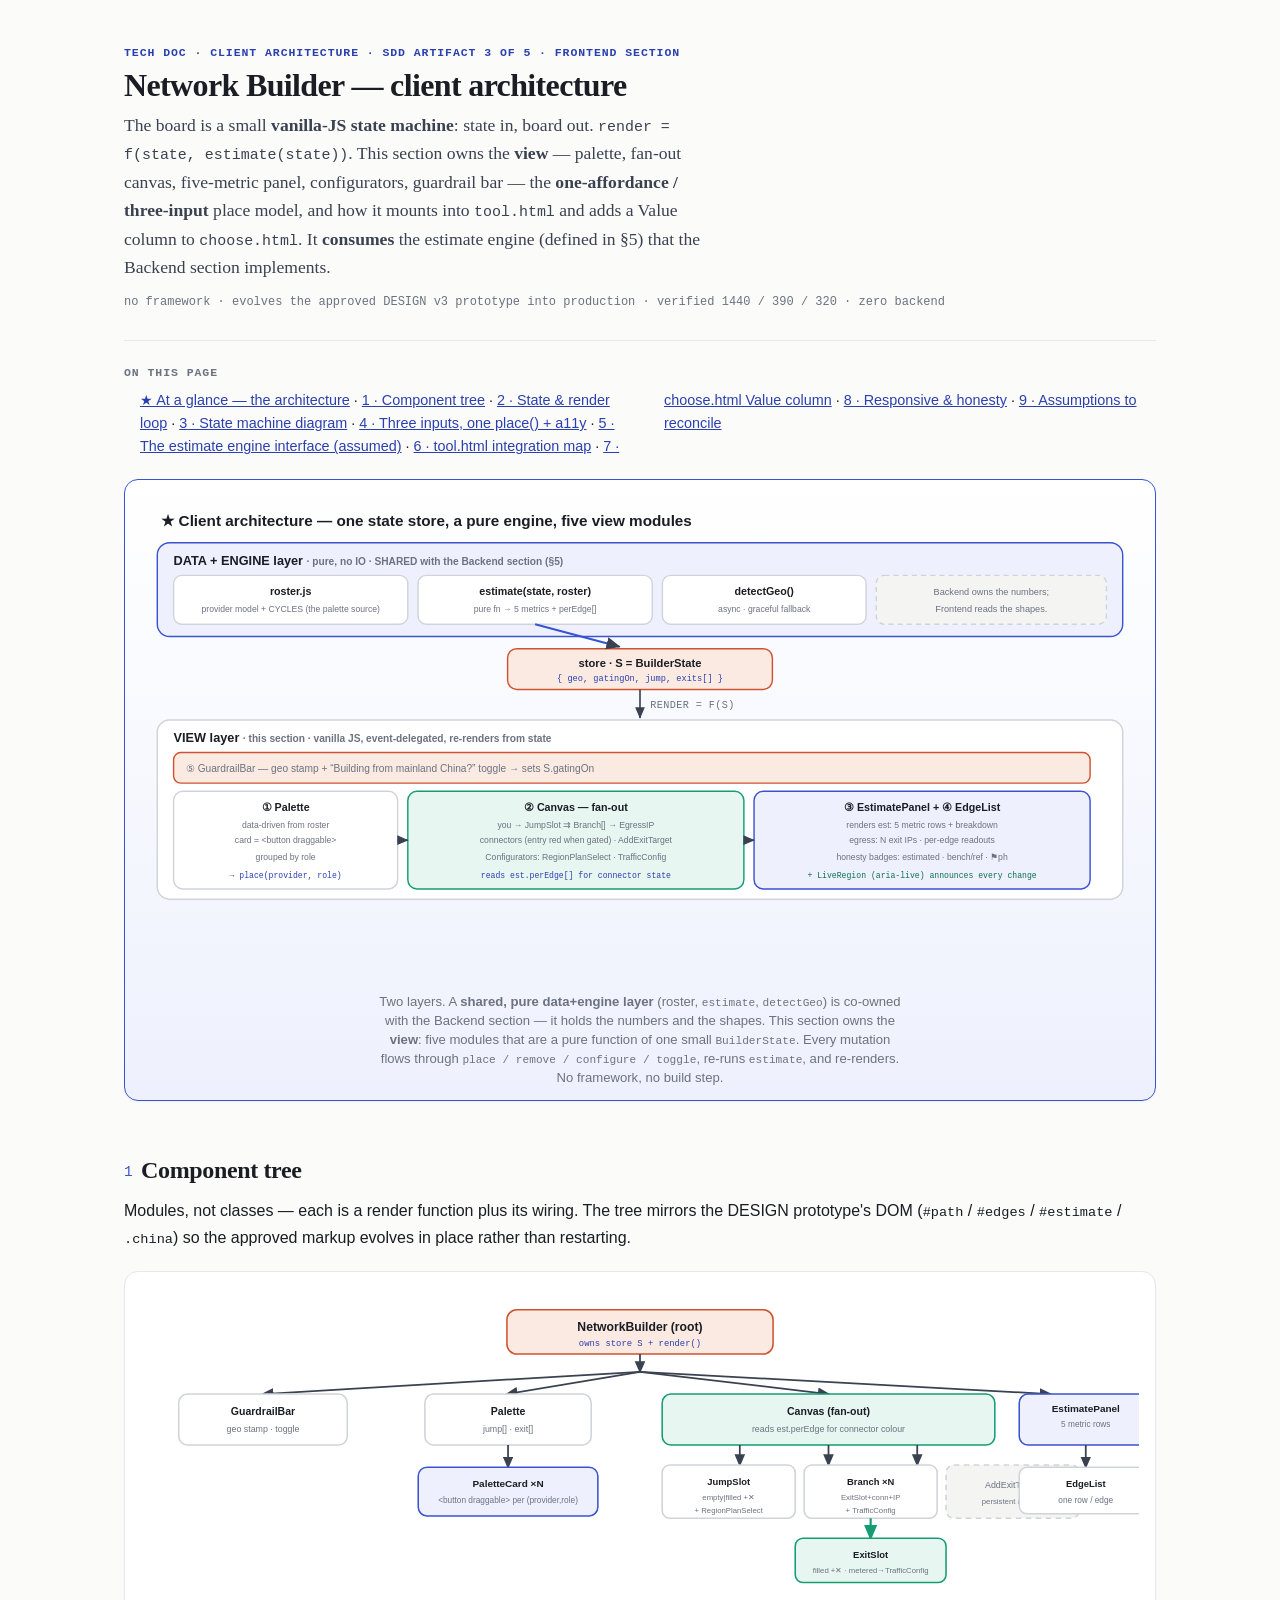
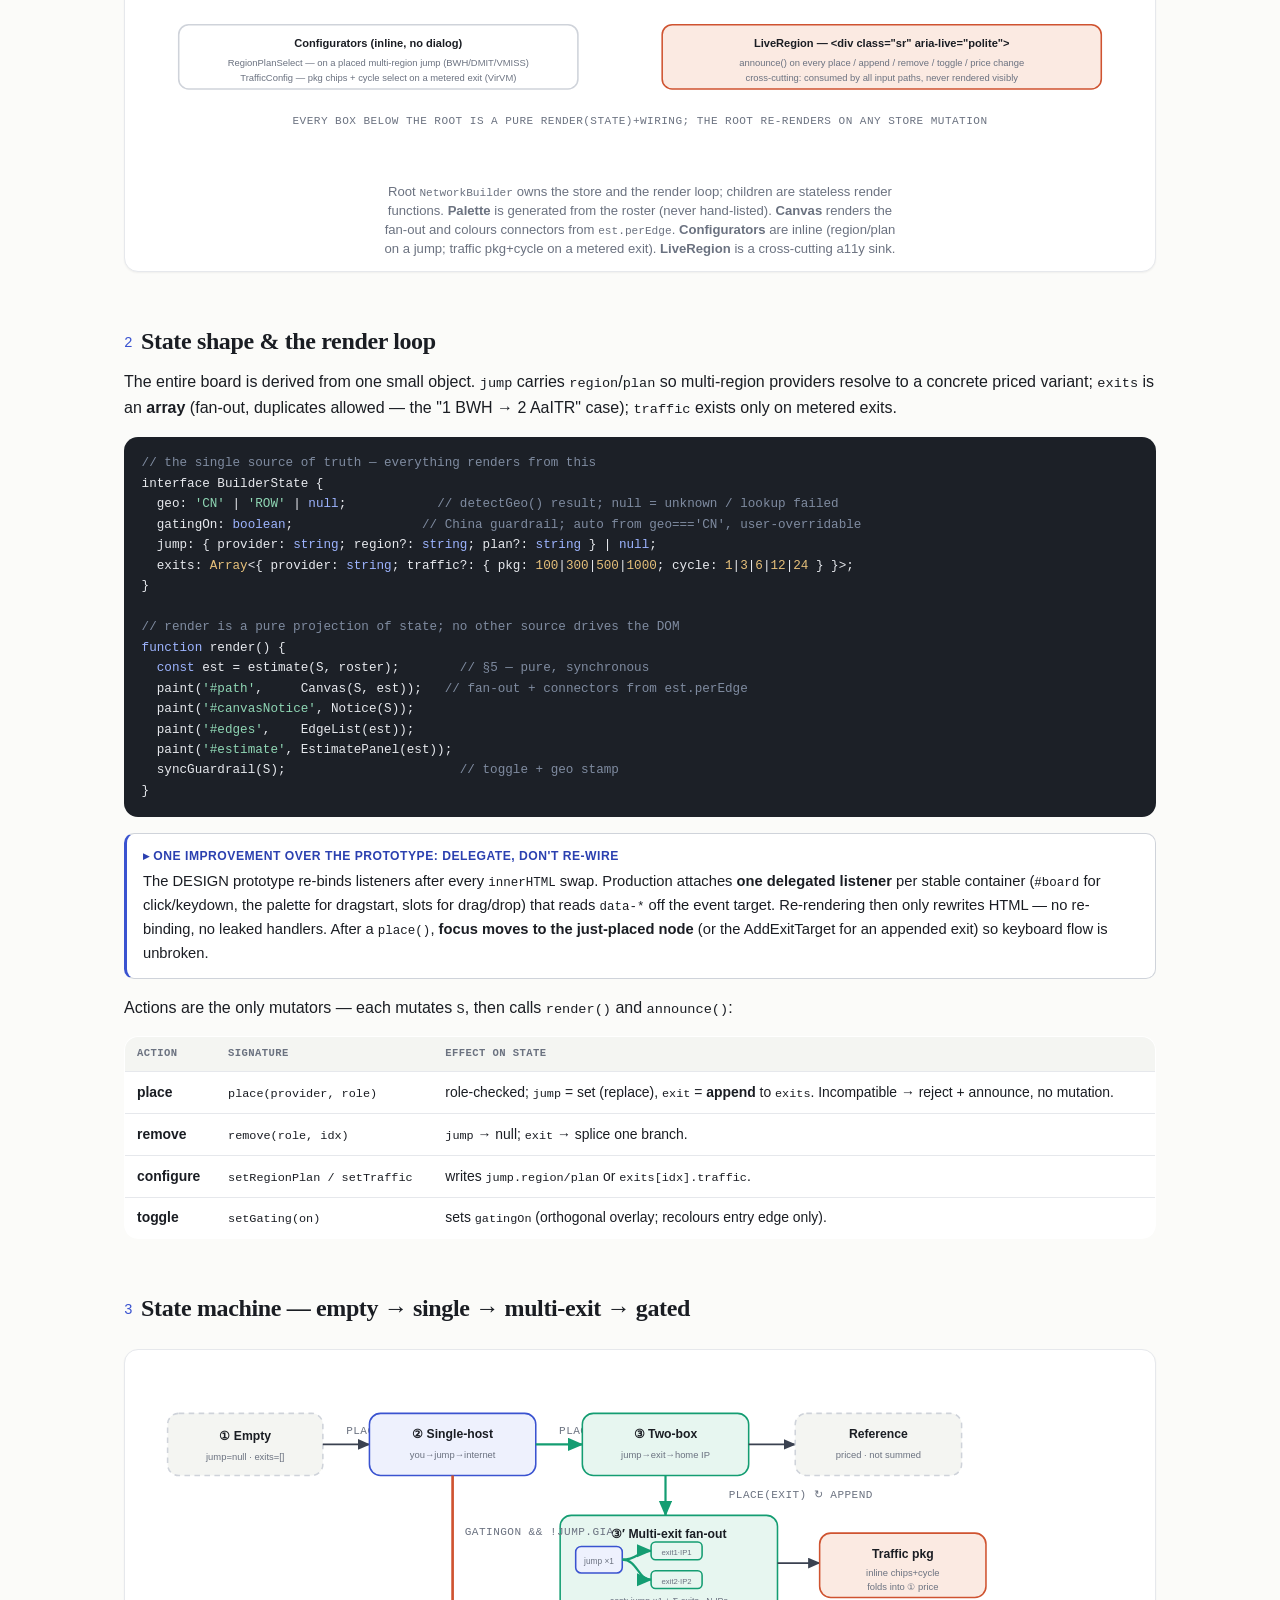
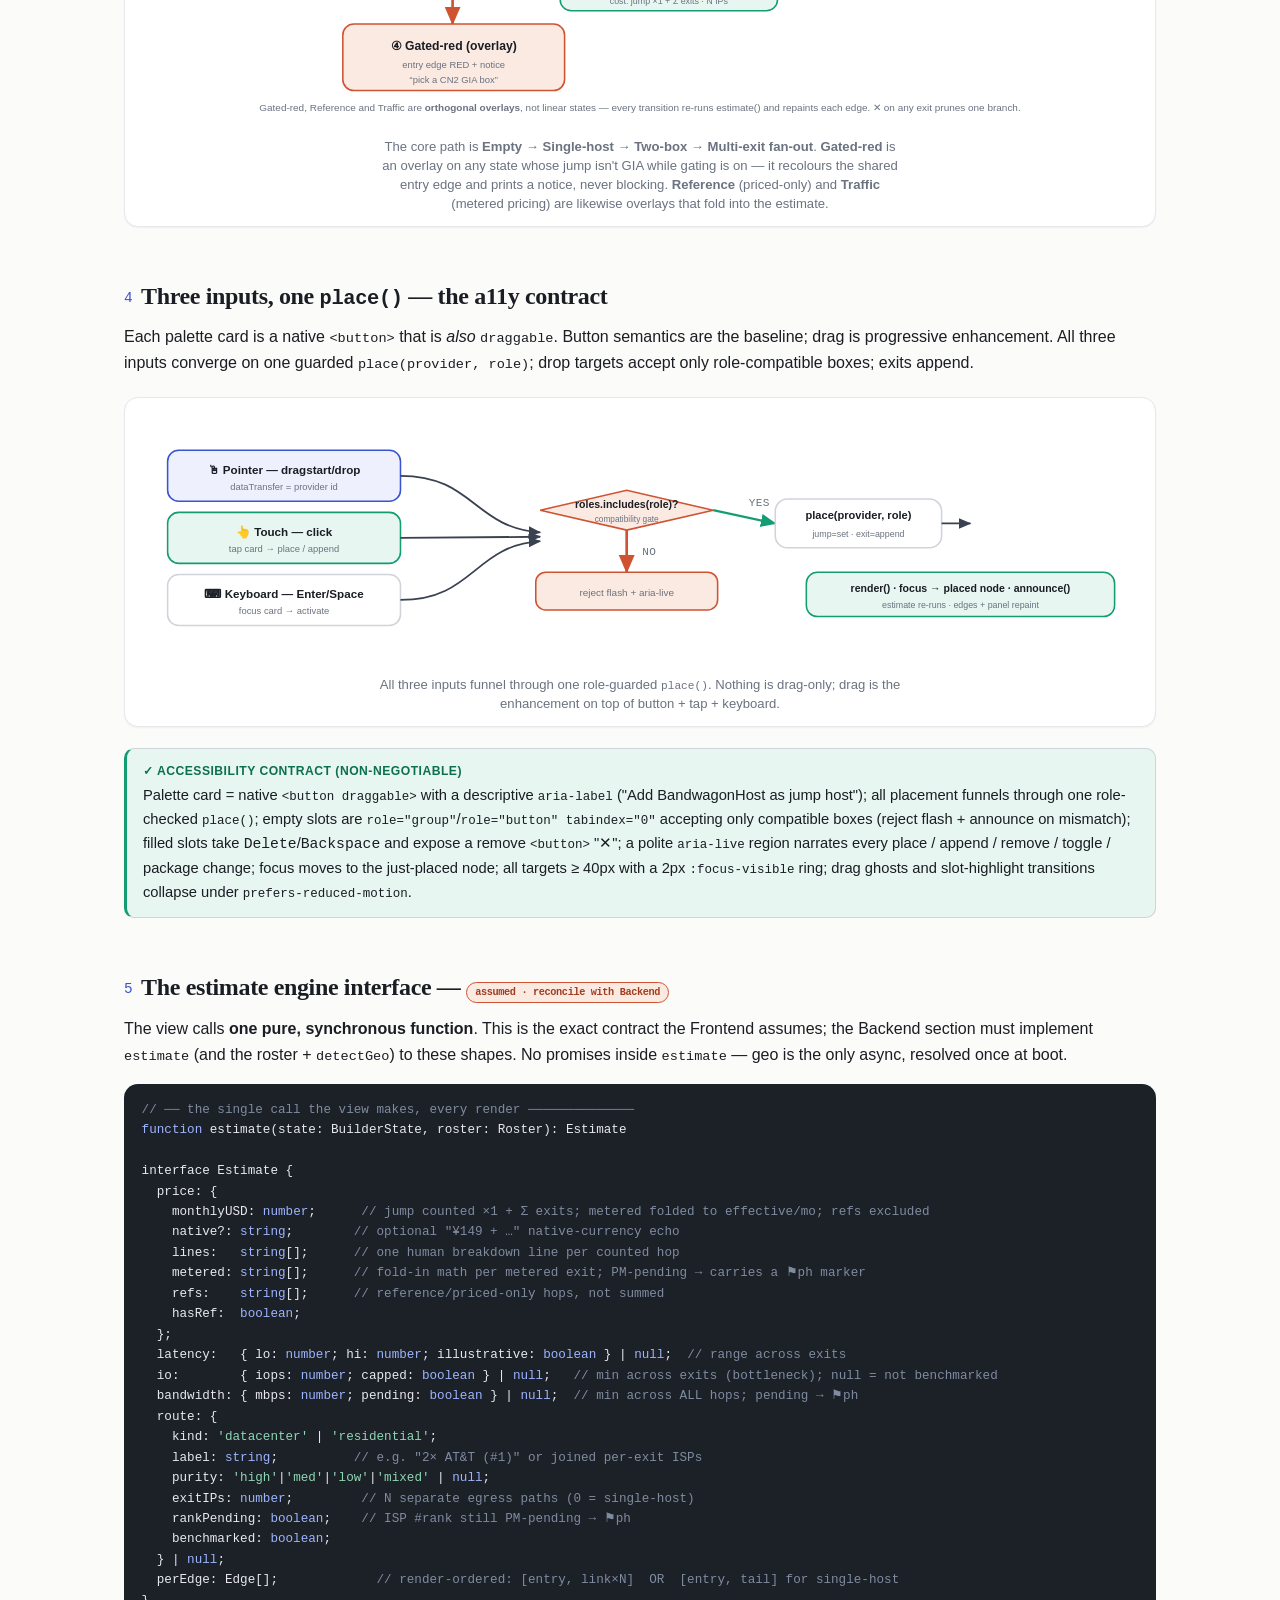
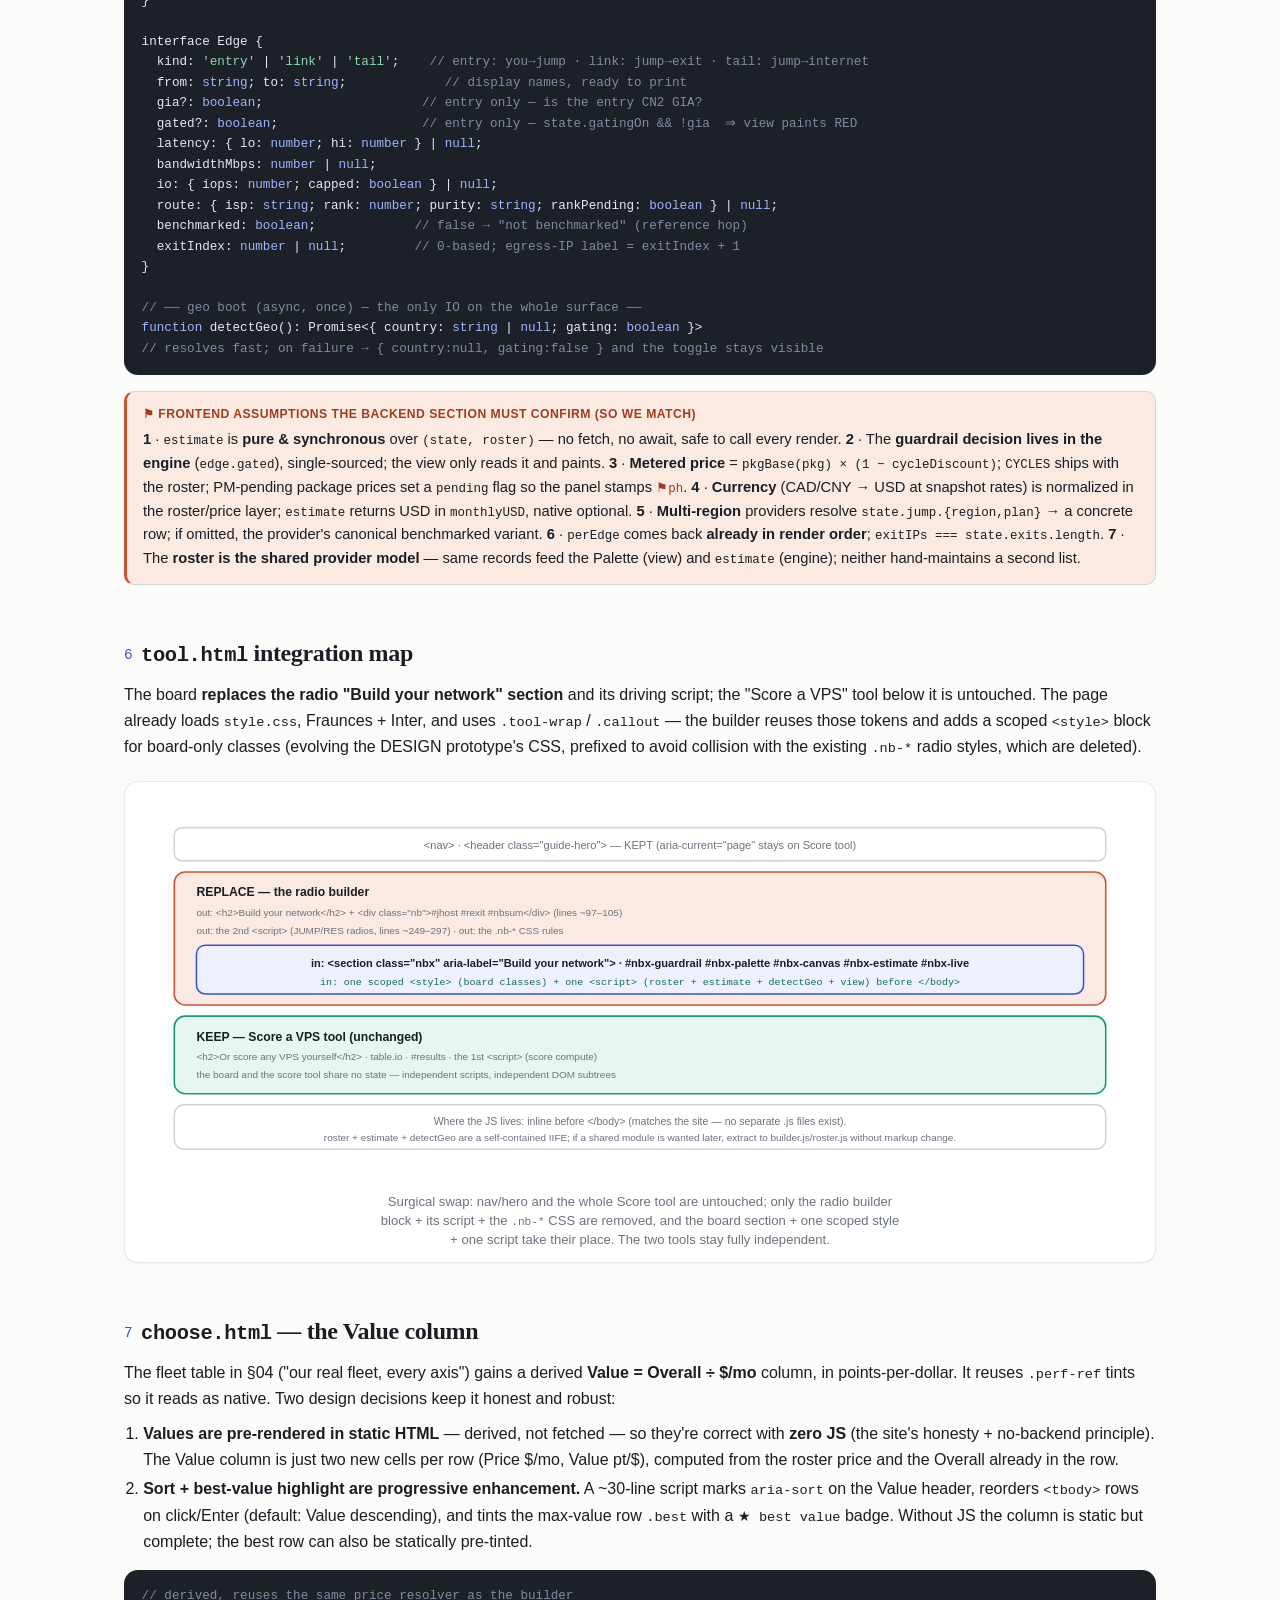
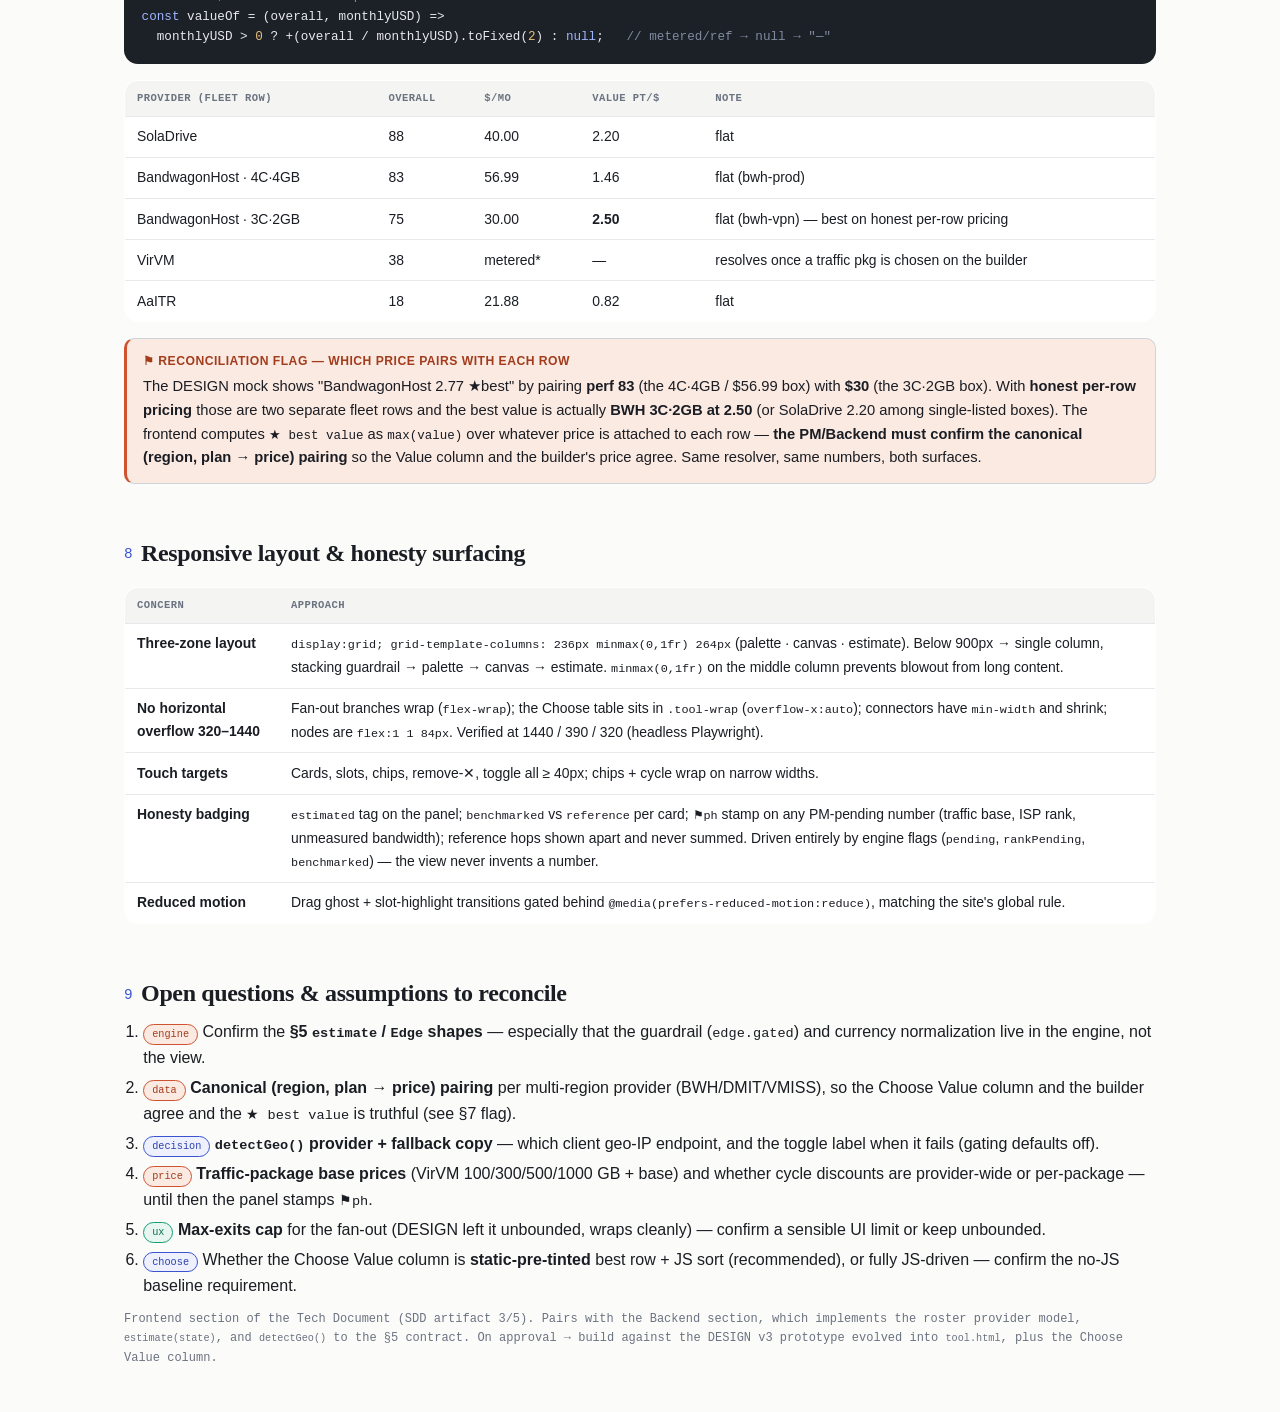
<file: docs/workflow/network-builder/TECH-frontend.html>
<!doctype html>
<html lang="en">
<head>
<meta charset="utf-8">
<meta name="viewport" content="width=device-width, initial-scale=1">
<title>Tech Document — Client architecture · VPS Network Builder</title>
<style>
  :root{
    --ink:#1a1d23; --ink-2:#3a4150; --muted:#6b7280; --line:#e6e8ec; --line-2:#cfd3da;
    --paper:#fbfbf9; --paper-2:#f4f5f2; --card:#fff;
    --accent:#3a53d0; --accent-bg:#eef1fd; --accent-ink:#2b40b0;
    --exit:#149d72; --exit-bg:#e7f6f0; --exit-ink:#0c7050;
    --warn:#cf5330; --warn-bg:#fbeae2; --warn-ink:#a23c1c;
    --r:14px; --r-sm:8px;
    --serif:'Fraunces','Iowan Old Style',Georgia,serif;
    --mono:ui-monospace,"SF Mono",Menlo,Consolas,monospace;
    --sans:'Inter',-apple-system,"Segoe UI",Roboto,sans-serif;
  }
  *{box-sizing:border-box}
  body{margin:0;background:var(--paper);color:var(--ink);font-family:var(--sans);line-height:1.62;
    font-size:16px;-webkit-font-smoothing:antialiased;overflow-wrap:break-word}
  .wrap{max-width:1120px;margin:0 auto;padding:clamp(1.1rem,3.5vw,2.75rem)}
  a{color:var(--accent-ink)}
  header.doc{border-bottom:1px solid var(--line);padding-bottom:1.2rem;margin-bottom:1.4rem}
  .tag{font-family:var(--mono);font-size:.72rem;letter-spacing:.08em;text-transform:uppercase;color:var(--accent-ink);font-weight:700}
  h1{font-family:var(--serif);font-weight:600;font-size:clamp(1.8rem,1.3rem+2vw,2.7rem);line-height:1.05;letter-spacing:-.02em;margin:.4rem 0 .5rem}
  .sub{color:var(--ink-2);max-width:70ch;margin:0}
  .lede{font-family:var(--serif);font-weight:380;font-size:1.1rem;color:var(--ink-2);max-width:66ch}
  .meta{font-family:var(--mono);font-size:.75rem;color:var(--muted);margin-top:.7rem}
  h2{font-family:var(--serif);font-weight:560;font-size:clamp(1.4rem,1.15rem+1vw,1.9rem);letter-spacing:-.015em;margin:2.6rem 0 .3rem;padding-top:.5rem}
  h2 .n{font-family:var(--mono);color:var(--accent);font-size:.6em;margin-right:.55rem;font-weight:400;vertical-align:middle}
  h3{font-family:var(--serif);font-weight:560;font-size:1.1rem;margin:1.5rem 0 .3rem}
  p{margin:.55rem 0} ul,ol{margin:.4rem 0;padding-left:1.2rem} li{margin:.25rem 0}
  strong{font-weight:650}
  code,.mono{font-family:var(--mono);font-size:.85em;overflow-wrap:anywhere}
  .fig{margin:1.3rem 0;background:var(--card);border:1px solid var(--line);border-radius:var(--r);
    box-shadow:0 1px 2px rgba(20,23,28,.05);padding:1.2rem 1rem .8rem;overflow-x:auto}
  .fig svg{display:block;margin:0 auto;height:auto;max-width:100%;min-width:0}
  .fig figcaption{margin:.85rem auto 0;max-width:72ch;text-align:center;color:var(--muted);font-size:.82rem;line-height:1.45}
  .glance{border:1.5px solid var(--accent);background:linear-gradient(180deg,#fff,var(--accent-bg))}
  table{width:100%;border-collapse:collapse;font-size:.87rem;margin:.9rem 0;background:var(--card);
    border:1px solid var(--line);border-radius:var(--r);overflow:hidden}
  th,td{text-align:left;padding:.55rem .75rem;border-bottom:1px solid var(--line);vertical-align:top}
  th{background:var(--paper-2);font-size:.66rem;text-transform:uppercase;letter-spacing:.04em;color:var(--muted);font-family:var(--mono)}
  tr:last-child td{border-bottom:none}
  .tw{overflow-x:auto;margin:.9rem 0;-webkit-overflow-scrolling:touch;border-radius:var(--r)} .tw table{margin:0}
  .pill{display:inline-block;font-family:var(--mono);font-size:.64rem;padding:.06rem .5rem;border-radius:99px;border:1px solid var(--line-2);color:var(--ink-2);white-space:nowrap}
  .pill.in{background:var(--exit-bg);border-color:var(--exit);color:var(--exit-ink)}
  .pill.out{background:var(--accent-bg);border-color:var(--accent);color:var(--accent-ink)}
  .pill.data{background:var(--warn-bg);border-color:var(--warn);color:var(--warn-ink)}
  .callout{border:1px solid var(--line-2);border-left:3px solid var(--accent);background:var(--card);
    border-radius:10px;padding:.8rem 1rem;margin:1rem 0;font-size:.92rem}
  .callout.data{border-left-color:var(--warn);background:var(--warn-bg)}
  .callout.ok{border-left-color:var(--exit);background:var(--exit-bg)}
  .callout .ct{font-weight:700;font-size:.76rem;text-transform:uppercase;letter-spacing:.04em;color:var(--accent-ink);margin-bottom:.2rem}
  .callout.data .ct{color:var(--warn-ink)} .callout.ok .ct{color:var(--exit-ink)}
  pre{background:#1c2027;color:#e7e9ee;border-radius:var(--r);padding:1rem 1.1rem;overflow-x:auto;
    font-family:var(--mono);font-size:.79rem;line-height:1.62;margin:1rem 0;max-width:100%}
  pre .c{color:#7f8ba0} pre .k{color:#9db4ff} pre .s2{color:#8fd6b4} pre .t2{color:#e6c07b}
  .toc{font-size:.9rem;columns:2;column-gap:2rem;margin:.4rem 0 0;padding-left:1rem}
  @media(max-width:560px){ .toc{columns:1} }
  /* diagram primitives (mirror site tokens) */
  .b{fill:var(--card);stroke:var(--line-2);stroke-width:1.4}
  .b.a{fill:var(--accent-bg);stroke:var(--accent)} .b.e{fill:var(--exit-bg);stroke:var(--exit)}
  .b.w{fill:var(--warn-bg);stroke:var(--warn)} .b.d{fill:var(--paper-2);stroke:var(--line-2);stroke-dasharray:5 4}
  .t{font-family:var(--sans);font-weight:650;fill:var(--ink)} .s{font-family:var(--sans);fill:var(--muted)}
  .m{font-family:var(--mono);fill:var(--accent-ink)} .me{font-family:var(--mono);fill:var(--exit-ink)}
  .arw{stroke:var(--ink-2);stroke-width:1.6;fill:none}
  .arw.w{stroke:var(--warn);stroke-width:2.4} .arw.e{stroke:var(--exit);stroke-width:2} .arw.a{stroke:var(--accent);stroke-width:2}
  .lbl{font-family:var(--mono);font-size:10px;fill:var(--muted);text-transform:uppercase;letter-spacing:.04em}
</style>
</head>
<body>
<div class="wrap">

<header class="doc">
  <div class="tag">TECH DOC · Client architecture · SDD Artifact 3 of 5 · Frontend section</div>
  <h1>Network Builder — client architecture</h1>
  <p class="sub lede">The board is a small <b>vanilla-JS state machine</b>: state in, board out. <code>render = f(state, estimate(state))</code>. This section owns the <b>view</b> — palette, fan-out canvas, five-metric panel, configurators, guardrail bar — the <b>one-affordance / three-input</b> place model, and how it mounts into <code>tool.html</code> and adds a Value column to <code>choose.html</code>. It <b>consumes</b> the estimate engine (defined in §5) that the Backend section implements.</p>
  <p class="meta">no framework · evolves the approved DESIGN v3 prototype into production · verified 1440 / 390 / 320 · zero backend</p>
</header>

<nav aria-label="Contents">
  <div class="tag" style="color:var(--muted)">On this page</div>
  <div class="toc">
    <a href="#glance">★ At a glance — the architecture</a> ·
    <a href="#tree">1 · Component tree</a> ·
    <a href="#state">2 · State &amp; render loop</a> ·
    <a href="#states">3 · State machine diagram</a> ·
    <a href="#inputs">4 · Three inputs, one place() + a11y</a> ·
    <a href="#engine">5 · The estimate engine interface (assumed)</a> ·
    <a href="#mount">6 · tool.html integration map</a> ·
    <a href="#choose">7 · choose.html Value column</a> ·
    <a href="#responsive">8 · Responsive &amp; honesty</a> ·
    <a href="#open">9 · Assumptions to reconcile</a>
  </div>
</nav>

<!-- ============================ AT A GLANCE ============================ -->
<div class="fig glance" id="glance">
  <svg viewBox="0 0 980 470" role="img" aria-label="Client architecture: a shared data+engine layer (roster, estimate, geo) feeds a view layer of five modules driven by a state store, mounted into tool.html and reused by choose.html.">
    <text x="20" y="26" class="t" font-size="15">★ Client architecture — one state store, a pure engine, five view modules</text>

    <!-- shared data + engine layer -->
    <rect class="b a" x="16" y="42" width="948" height="92" rx="12"/>
    <text x="32" y="64" class="t" font-size="12.5">DATA + ENGINE layer <tspan class="s" font-size="10">· pure, no IO · SHARED with the Backend section (§5)</tspan></text>
    <rect class="b" x="32" y="74" width="230" height="48" rx="8"/><text x="147" y="93" class="t" font-size="10.5" text-anchor="middle">roster.js</text><text x="147" y="110" class="s" font-size="8.5" text-anchor="middle">provider model + CYCLES (the palette source)</text>
    <rect class="b" x="272" y="74" width="230" height="48" rx="8"/><text x="387" y="93" class="t" font-size="10.5" text-anchor="middle">estimate(state, roster)</text><text x="387" y="110" class="s" font-size="8.5" text-anchor="middle">pure fn → 5 metrics + perEdge[]</text>
    <rect class="b" x="512" y="74" width="200" height="48" rx="8"/><text x="612" y="93" class="t" font-size="10.5" text-anchor="middle">detectGeo()</text><text x="612" y="110" class="s" font-size="8.5" text-anchor="middle">async · graceful fallback</text>
    <rect class="b d" x="722" y="74" width="226" height="48" rx="8"/><text x="835" y="93" class="s" font-size="9" text-anchor="middle">Backend owns the numbers;</text><text x="835" y="110" class="s" font-size="9" text-anchor="middle">Frontend reads the shapes.</text>

    <!-- store -->
    <rect class="b w" x="360" y="146" width="260" height="40" rx="9"/>
    <text x="490" y="164" class="t" font-size="11" text-anchor="middle">store · S = BuilderState</text>
    <text x="490" y="178" class="m" font-size="8.5" text-anchor="middle">{ geo, gatingOn, jump, exits[] }</text>
    <line class="arw a" x1="387" y1="122" x2="470" y2="144" marker-end="url(#a)"/>
    <line class="arw" x1="490" y1="186" x2="490" y2="214" marker-end="url(#a)"/><text x="500" y="204" class="lbl">render = f(S)</text>

    <!-- view layer: 5 modules -->
    <rect class="b" x="16" y="216" width="948" height="176" rx="12"/>
    <text x="32" y="238" class="t" font-size="12.5">VIEW layer <tspan class="s" font-size="10">· this section · vanilla JS, event-delegated, re-renders from state</tspan></text>

    <rect class="b w" x="32" y="248" width="900" height="30" rx="7"/>
    <text x="44" y="267" class="s" font-size="10">⑤ GuardrailBar — geo stamp + “Building from mainland China?” toggle → sets S.gatingOn</text>

    <rect class="b" x="32" y="286" width="220" height="96" rx="9"/>
    <text x="142" y="305" class="t" font-size="10.5" text-anchor="middle">① Palette</text>
    <text x="142" y="322" class="s" font-size="8.5" text-anchor="middle">data-driven from roster</text>
    <text x="142" y="337" class="s" font-size="8.5" text-anchor="middle">card = &lt;button draggable&gt;</text>
    <text x="142" y="354" class="s" font-size="8.5" text-anchor="middle">grouped by role</text>
    <text x="142" y="371" class="m" font-size="8" text-anchor="middle">→ place(provider, role)</text>

    <rect class="b e" x="262" y="286" width="330" height="96" rx="9"/>
    <text x="427" y="305" class="t" font-size="10.5" text-anchor="middle">② Canvas — fan-out</text>
    <text x="427" y="322" class="s" font-size="8.5" text-anchor="middle">you → JumpSlot ⇉ Branch[] → EgressIP</text>
    <text x="427" y="337" class="s" font-size="8.5" text-anchor="middle">connectors (entry red when gated) · AddExitTarget</text>
    <text x="427" y="354" class="s" font-size="8.5" text-anchor="middle">Configurators: RegionPlanSelect · TrafficConfig</text>
    <text x="427" y="371" class="m" font-size="8" text-anchor="middle">reads est.perEdge[] for connector state</text>

    <rect class="b a" x="602" y="286" width="330" height="96" rx="9"/>
    <text x="767" y="305" class="t" font-size="10.5" text-anchor="middle">③ EstimatePanel + ④ EdgeList</text>
    <text x="767" y="322" class="s" font-size="8.5" text-anchor="middle">renders est: 5 metric rows + breakdown</text>
    <text x="767" y="337" class="s" font-size="8.5" text-anchor="middle">egress: N exit IPs · per-edge readouts</text>
    <text x="767" y="354" class="s" font-size="8.5" text-anchor="middle">honesty badges: estimated · bench/ref · ⚑ph</text>
    <text x="767" y="371" class="me" font-size="8" text-anchor="middle">+ LiveRegion (aria-live) announces every change</text>

    <line class="arw" x1="252" y1="334" x2="262" y2="334" marker-end="url(#a)"/>
    <line class="arw" x1="592" y1="334" x2="602" y2="334" marker-end="url(#a)"/>

    <defs>
      <marker id="a" markerWidth="9" markerHeight="9" refX="6.5" refY="3" orient="auto"><path d="M0,0 L7,3 L0,6 Z" fill="var(--ink-2)"/></marker>
    </defs>
  </svg>
  <figcaption>Two layers. A <b>shared, pure data+engine layer</b> (roster, <code>estimate</code>, <code>detectGeo</code>) is co-owned with the Backend section — it holds the numbers and the shapes. This section owns the <b>view</b>: five modules that are a pure function of one small <code>BuilderState</code>. Every mutation flows through <code>place / remove / configure / toggle</code>, re-runs <code>estimate</code>, and re-renders. No framework, no build step.</figcaption>
</div>

<!-- ============================ 1 COMPONENT TREE ============================ -->
<h2 id="tree"><span class="n">1</span>Component tree</h2>
<p>Modules, not classes — each is a render function plus its wiring. The tree mirrors the DESIGN prototype's DOM (<code>#path</code> / <code>#edges</code> / <code>#estimate</code> / <code>.china</code>) so the approved markup evolves in place rather than restarting.</p>
<div class="fig">
  <svg viewBox="0 0 900 430" role="img" aria-label="Component tree: NetworkBuilder root over GuardrailBar, Palette with PaletteCards, Canvas with JumpSlot, Branch list, AddExitTarget and configurators, EstimatePanel with EdgeList, and a LiveRegion.">
    <rect class="b w" x="330" y="16" width="240" height="40" rx="9"/><text x="450" y="35" class="t" font-size="11" text-anchor="middle">NetworkBuilder (root)</text><text x="450" y="49" class="m" font-size="8" text-anchor="middle">owns store S + render()</text>

    <line class="arw" x1="450" y1="56" x2="450" y2="72" marker-end="url(#t)"/>
    <line class="arw" x1="450" y1="72" x2="110" y2="92" marker-end="url(#t)"/>
    <line class="arw" x1="450" y1="72" x2="330" y2="92" marker-end="url(#t)"/>
    <line class="arw" x1="450" y1="72" x2="620" y2="92" marker-end="url(#t)"/>
    <line class="arw" x1="450" y1="72" x2="820" y2="92" marker-end="url(#t)"/>

    <!-- GuardrailBar -->
    <rect class="b" x="34" y="92" width="152" height="46" rx="8"/><text x="110" y="111" class="t" font-size="9.5" text-anchor="middle">GuardrailBar</text><text x="110" y="126" class="s" font-size="8" text-anchor="middle">geo stamp · toggle</text>

    <!-- Palette -->
    <rect class="b" x="256" y="92" width="150" height="46" rx="8"/><text x="331" y="111" class="t" font-size="9.5" text-anchor="middle">Palette</text><text x="331" y="126" class="s" font-size="8" text-anchor="middle">jump[] · exit[]</text>
    <line class="arw" x1="331" y1="138" x2="331" y2="158" marker-end="url(#t)"/>
    <rect class="b a" x="250" y="158" width="162" height="44" rx="8"/><text x="331" y="176" class="t" font-size="9" text-anchor="middle">PaletteCard ×N</text><text x="331" y="190" class="s" font-size="7.5" text-anchor="middle">&lt;button draggable&gt; per (provider,role)</text>

    <!-- Canvas -->
    <rect class="b e" x="470" y="92" width="300" height="46" rx="8"/><text x="620" y="111" class="t" font-size="9.5" text-anchor="middle">Canvas (fan-out)</text><text x="620" y="126" class="s" font-size="8" text-anchor="middle">reads est.perEdge for connector colour</text>
    <line class="arw" x1="540" y1="138" x2="540" y2="156" marker-end="url(#t)"/>
    <line class="arw" x1="620" y1="138" x2="620" y2="156" marker-end="url(#t)"/>
    <line class="arw" x1="700" y1="138" x2="700" y2="156" marker-end="url(#t)"/>
    <rect class="b" x="470" y="156" width="120" height="48" rx="7"/><text x="530" y="174" class="t" font-size="8.5" text-anchor="middle">JumpSlot</text><text x="530" y="188" class="s" font-size="7" text-anchor="middle">empty|filled +✕</text><text x="530" y="199" class="s" font-size="7" text-anchor="middle">+ RegionPlanSelect</text>
    <rect class="b" x="598" y="156" width="120" height="48" rx="7"/><text x="658" y="174" class="t" font-size="8.5" text-anchor="middle">Branch ×N</text><text x="658" y="188" class="s" font-size="7" text-anchor="middle">ExitSlot+conn+IP</text><text x="658" y="199" class="s" font-size="7" text-anchor="middle">+ TrafficConfig</text>
    <rect class="b d" x="726" y="156" width="120" height="48" rx="7"/><text x="786" y="177" class="s" font-size="8" text-anchor="middle">AddExitTarget</text><text x="786" y="191" class="s" font-size="7" text-anchor="middle">persistent append</text>
    <line class="arw e" x1="658" y1="204" x2="658" y2="222" marker-end="url(#te)"/>
    <rect class="b e" x="590" y="222" width="136" height="40" rx="7"/><text x="658" y="240" class="t" font-size="8.5" text-anchor="middle">ExitSlot</text><text x="658" y="253" class="s" font-size="7" text-anchor="middle">filled +✕ · metered→TrafficConfig</text>

    <!-- EstimatePanel -->
    <rect class="b a" x="792" y="92" width="120" height="46" rx="8"/><text x="852" y="108" class="t" font-size="9" text-anchor="middle">EstimatePanel</text><text x="852" y="122" class="s" font-size="7.5" text-anchor="middle">5 metric rows</text>
    <line class="arw" x1="852" y1="138" x2="852" y2="158" marker-end="url(#t)"/>
    <rect class="b" x="792" y="158" width="120" height="42" rx="7"/><text x="852" y="176" class="t" font-size="8.5" text-anchor="middle">EdgeList</text><text x="852" y="190" class="s" font-size="7.5" text-anchor="middle">one row / edge</text>

    <!-- config + live region row -->
    <rect class="b" x="34" y="300" width="360" height="58" rx="9"/>
    <text x="214" y="320" class="t" font-size="10" text-anchor="middle">Configurators (inline, no dialog)</text>
    <text x="214" y="337" class="s" font-size="8.5" text-anchor="middle">RegionPlanSelect — on a placed multi-region jump (BWH/DMIT/VMISS)</text>
    <text x="214" y="351" class="s" font-size="8.5" text-anchor="middle">TrafficConfig — pkg chips + cycle select on a metered exit (VirVM)</text>

    <rect class="b w" x="470" y="300" width="396" height="58" rx="9"/>
    <text x="668" y="320" class="t" font-size="10" text-anchor="middle">LiveRegion — &lt;div class="sr" aria-live="polite"&gt;</text>
    <text x="668" y="337" class="s" font-size="8.5" text-anchor="middle">announce() on every place / append / remove / toggle / price change</text>
    <text x="668" y="351" class="s" font-size="8.5" text-anchor="middle">cross-cutting: consumed by all input paths, never rendered visibly</text>

    <text x="450" y="390" class="lbl" text-anchor="middle">every box below the root is a pure render(state)+wiring; the root re-renders on any store mutation</text>
    <defs>
      <marker id="t" markerWidth="8" markerHeight="8" refX="6" refY="3" orient="auto"><path d="M0,0 L7,3 L0,6 Z" fill="var(--ink-2)"/></marker>
      <marker id="te" markerWidth="8" markerHeight="8" refX="6" refY="3" orient="auto"><path d="M0,0 L7,3 L0,6 Z" fill="var(--exit)"/></marker>
    </defs>
  </svg>
  <figcaption>Root <code>NetworkBuilder</code> owns the store and the render loop; children are stateless render functions. <b>Palette</b> is generated from the roster (never hand-listed). <b>Canvas</b> renders the fan-out and colours connectors from <code>est.perEdge</code>. <b>Configurators</b> are inline (region/plan on a jump; traffic pkg+cycle on a metered exit). <b>LiveRegion</b> is a cross-cutting a11y sink.</figcaption>
</div>

<!-- ============================ 2 STATE + RENDER ============================ -->
<h2 id="state"><span class="n">2</span>State shape &amp; the render loop</h2>
<p>The entire board is derived from one small object. <code>jump</code> carries <code>region</code>/<code>plan</code> so multi-region providers resolve to a concrete priced variant; <code>exits</code> is an <b>array</b> (fan-out, duplicates allowed — the "1 BWH → 2 AaITR" case); <code>traffic</code> exists only on metered exits.</p>
<pre><span class="c">// the single source of truth — everything renders from this</span>
interface BuilderState {
  geo: <span class="s2">'CN'</span> | <span class="s2">'ROW'</span> | <span class="k">null</span>;            <span class="c">// detectGeo() result; null = unknown / lookup failed</span>
  gatingOn: <span class="k">boolean</span>;                 <span class="c">// China guardrail; auto from geo==='CN', user-overridable</span>
  jump: { provider: <span class="k">string</span>; region?: <span class="k">string</span>; plan?: <span class="k">string</span> } | <span class="k">null</span>;
  exits: <span class="t2">Array</span>&lt;{ provider: <span class="k">string</span>; traffic?: { pkg: <span class="t2">100</span>|<span class="t2">300</span>|<span class="t2">500</span>|<span class="t2">1000</span>; cycle: <span class="t2">1</span>|<span class="t2">3</span>|<span class="t2">6</span>|<span class="t2">12</span>|<span class="t2">24</span> } }&gt;;
}

<span class="c">// render is a pure projection of state; no other source drives the DOM</span>
<span class="k">function</span> render() {
  <span class="k">const</span> est = <span class="m">estimate</span>(S, roster);        <span class="c">// §5 — pure, synchronous</span>
  paint(<span class="s2">'#path'</span>,     Canvas(S, est));   <span class="c">// fan-out + connectors from est.perEdge</span>
  paint(<span class="s2">'#canvasNotice'</span>, Notice(S));
  paint(<span class="s2">'#edges'</span>,    EdgeList(est));
  paint(<span class="s2">'#estimate'</span>, EstimatePanel(est));
  syncGuardrail(S);                       <span class="c">// toggle + geo stamp</span>
}</pre>
<div class="callout"><div class="ct">▸ One improvement over the prototype: delegate, don't re-wire</div>
The DESIGN prototype re-binds listeners after every <code>innerHTML</code> swap. Production attaches <b>one delegated listener</b> per stable container (<code>#board</code> for click/keydown, the palette for dragstart, slots for drag/drop) that reads <code>data-*</code> off the event target. Re-rendering then only rewrites HTML — no re-binding, no leaked handlers. After a <code>place()</code>, <b>focus moves to the just-placed node</b> (or the AddExitTarget for an appended exit) so keyboard flow is unbroken.</div>
<p>Actions are the only mutators — each mutates <code>S</code>, then calls <code>render()</code> and <code>announce()</code>:</p>
<div class="tw"><table>
  <tr><th>Action</th><th>Signature</th><th>Effect on state</th></tr>
  <tr><td><b>place</b></td><td><code>place(provider, role)</code></td><td>role-checked; <code>jump</code> = set (replace), <code>exit</code> = <b>append</b> to <code>exits</code>. Incompatible → reject + announce, no mutation.</td></tr>
  <tr><td><b>remove</b></td><td><code>remove(role, idx)</code></td><td><code>jump</code> → null; <code>exit</code> → splice one branch.</td></tr>
  <tr><td><b>configure</b></td><td><code>setRegionPlan / setTraffic</code></td><td>writes <code>jump.region/plan</code> or <code>exits[idx].traffic</code>.</td></tr>
  <tr><td><b>toggle</b></td><td><code>setGating(on)</code></td><td>sets <code>gatingOn</code> (orthogonal overlay; recolours entry edge only).</td></tr>
</table></div>

<!-- ============================ 3 STATE MACHINE ============================ -->
<h2 id="states"><span class="n">3</span>State machine — empty → single → multi-exit → gated</h2>
<div class="fig">
  <svg viewBox="0 0 900 320" role="img" aria-label="State machine: Empty adds a jump to Single-host, adds an exit to Two-box, more exits to Multi-exit fan-out; China-on with a non-GIA jump overlays Gated-red; reference and traffic are orthogonal overlays.">
    <rect class="b d" x="24" y="40" width="140" height="56" rx="10"/><text x="94" y="64" class="t" font-size="11" text-anchor="middle">① Empty</text><text x="94" y="82" class="s" font-size="8.5" text-anchor="middle">jump=null · exits=[]</text>
    <line class="arw" x1="164" y1="68" x2="206" y2="68" marker-end="url(#s)"/><text x="185" y="59" class="lbl">place(jump)</text>
    <rect class="b a" x="206" y="40" width="150" height="56" rx="10"/><text x="281" y="62" class="t" font-size="11" text-anchor="middle">② Single-host</text><text x="281" y="80" class="s" font-size="8.5" text-anchor="middle">you→jump→internet</text>
    <line class="arw e" x1="356" y1="68" x2="398" y2="68" marker-end="url(#se)"/><text x="377" y="59" class="lbl">place(exit)</text>
    <rect class="b e" x="398" y="40" width="150" height="56" rx="10"/><text x="473" y="62" class="t" font-size="11" text-anchor="middle">③ Two-box</text><text x="473" y="80" class="s" font-size="8.5" text-anchor="middle">jump→exit→home IP</text>
    <path class="arw e" d="M473 96 C 473 116, 473 116, 473 132" marker-end="url(#se)"/><text x="530" y="116" class="lbl">place(exit) ↻ append</text>

    <rect class="b e" x="378" y="132" width="196" height="86" rx="10"/><text x="476" y="152" class="t" font-size="11" text-anchor="middle">③′ Multi-exit fan-out</text>
    <rect class="b a" x="392" y="160" width="42" height="24" rx="5"/><text x="413" y="176" class="s" font-size="7.5" text-anchor="middle">jump ×1</text>
    <path class="arw e" d="M434 172 C 448 172, 448 164, 460 164" marker-end="url(#se)"/><rect class="b e" x="460" y="156" width="46" height="16" rx="4"/><text x="483" y="168" class="s" font-size="7" text-anchor="middle">exit1·IP1</text>
    <path class="arw e" d="M434 172 C 448 172, 448 190, 460 190" marker-end="url(#se)"/><rect class="b e" x="460" y="182" width="46" height="16" rx="4"/><text x="483" y="194" class="s" font-size="7" text-anchor="middle">exit2·IP2</text>
    <text x="476" y="212" class="s" font-size="8" text-anchor="middle">cost: jump ×1 + Σ exits · N IPs</text>

    <!-- gated overlay -->
    <line class="arw w" x1="281" y1="96" x2="281" y2="230" marker-end="url(#sw)"/><text x="292" y="150" class="lbl" fill="var(--warn-ink)">gatingOn &amp;&amp; !jump.gia</text>
    <rect class="b w" x="182" y="230" width="200" height="60" rx="10"/><text x="282" y="253" class="t" font-size="11" text-anchor="middle" fill="var(--warn-ink)">④ Gated-red (overlay)</text><text x="282" y="270" class="s" font-size="8.5" text-anchor="middle">entry edge RED + notice</text><text x="282" y="283" class="s" font-size="8.5" text-anchor="middle">“pick a CN2 GIA box”</text>

    <!-- orthogonal overlays -->
    <line class="arw" x1="548" y1="68" x2="590" y2="68" marker-end="url(#s)"/>
    <rect class="b d" x="590" y="40" width="150" height="56" rx="10"/><text x="665" y="62" class="t" font-size="11" text-anchor="middle">Reference</text><text x="665" y="80" class="s" font-size="8.5" text-anchor="middle">priced · not summed</text>
    <line class="arw" x1="574" y1="175" x2="612" y2="175" marker-end="url(#s)"/>
    <rect class="b w" x="612" y="148" width="150" height="58" rx="10"/><text x="687" y="170" class="t" font-size="11" text-anchor="middle">Traffic pkg</text><text x="687" y="187" class="s" font-size="8.5" text-anchor="middle">inline chips+cycle</text><text x="687" y="199" class="s" font-size="8.5" text-anchor="middle">folds into ① price</text>

    <text x="450" y="308" class="s" font-size="9" text-anchor="middle">Gated-red, Reference and Traffic are <tspan font-weight="700">orthogonal overlays</tspan>, not linear states — every transition re-runs estimate() and repaints each edge. ✕ on any exit prunes one branch.</text>
    <defs>
      <marker id="s" markerWidth="9" markerHeight="9" refX="6.5" refY="3" orient="auto"><path d="M0,0 L7,3 L0,6 Z" fill="var(--ink-2)"/></marker>
      <marker id="se" markerWidth="9" markerHeight="9" refX="6.5" refY="3" orient="auto"><path d="M0,0 L7,3 L0,6 Z" fill="var(--exit)"/></marker>
      <marker id="sw" markerWidth="9" markerHeight="9" refX="6.5" refY="3" orient="auto"><path d="M0,0 L7,3 L0,6 Z" fill="var(--warn)"/></marker>
    </defs>
  </svg>
  <figcaption>The core path is <b>Empty → Single-host → Two-box → Multi-exit fan-out</b>. <b>Gated-red</b> is an overlay on any state whose jump isn't GIA while gating is on — it recolours the shared entry edge and prints a notice, never blocking. <b>Reference</b> (priced-only) and <b>Traffic</b> (metered pricing) are likewise overlays that fold into the estimate.</figcaption>
</div>

<!-- ============================ 4 INPUTS + A11Y ============================ -->
<h2 id="inputs"><span class="n">4</span>Three inputs, one <code>place()</code> — the a11y contract</h2>
<p>Each palette card is a native <code>&lt;button&gt;</code> that is <em>also</em> <code>draggable</code>. Button semantics are the baseline; drag is progressive enhancement. All three inputs converge on one guarded <code>place(provider, role)</code>; drop targets accept only role-compatible boxes; exits append.</p>
<div class="fig">
  <svg viewBox="0 0 900 220" role="img" aria-label="Pointer drag, touch tap and keyboard Enter all converge on a role-compatibility check then place(); incompatible drops flash reject and announce.">
    <rect class="b a" x="24" y="30" width="210" height="46" rx="10"/><text x="129" y="51" class="t" font-size="10.5" text-anchor="middle">🖱 Pointer — dragstart/drop</text><text x="129" y="66" class="s" font-size="8.5" text-anchor="middle">dataTransfer = provider id</text>
  <rect class="b e" x="24" y="86" width="210" height="46" rx="10"/><text x="129" y="107" class="t" font-size="10.5" text-anchor="middle">👆 Touch — click</text><text x="129" y="122" class="s" font-size="8.5" text-anchor="middle">tap card → place / append</text>
    <rect class="b" x="24" y="142" width="210" height="46" rx="10"/><text x="129" y="163" class="t" font-size="10.5" text-anchor="middle">⌨ Keyboard — Enter/Space</text><text x="129" y="178" class="s" font-size="8.5" text-anchor="middle">focus card → activate</text>

    <path class="arw" d="M234 53 C 300 53, 300 100, 360 104" marker-end="url(#i)"/>
    <path class="arw" d="M234 109 L 360 108" marker-end="url(#i)"/>
    <path class="arw" d="M234 165 C 300 165, 300 116, 360 112" marker-end="url(#i)"/>

    <path class="b w" d="M360 84 L438 66 L516 84 L438 102 Z"/><text x="438" y="82" class="t" font-size="9.5" text-anchor="middle">roles.includes(role)?</text><text x="438" y="95" class="s" font-size="7.5" text-anchor="middle">compatibility gate</text>
    <line class="arw w" x1="438" y1="102" x2="438" y2="140" marker-end="url(#iw)"/><text x="452" y="124" class="lbl">no</text>
    <rect class="b w" x="356" y="140" width="164" height="34" rx="9"/><text x="438" y="161" class="s" font-size="9" text-anchor="middle" fill="var(--warn-ink)">reject flash + aria-live</text>
    <line class="arw e" x1="516" y1="84" x2="572" y2="96" marker-end="url(#ie)"/><text x="548" y="80" class="lbl">yes</text>
    <rect class="b" x="572" y="74" width="150" height="44" rx="11"/><text x="647" y="92" class="t" font-size="10" text-anchor="middle">place(provider, role)</text><text x="647" y="108" class="s" font-size="8" text-anchor="middle">jump=set · exit=append</text>
    <line class="arw" x1="722" y1="96" x2="748" y2="96" marker-end="url(#i)"/>
    <rect class="b e" x="600" y="140" width="278" height="40" rx="10"/><text x="739" y="158" class="t" font-size="9.5" text-anchor="middle">render() · focus → placed node · announce()</text><text x="739" y="172" class="s" font-size="8" text-anchor="middle">estimate re-runs · edges + panel repaint</text>
    <defs>
      <marker id="i" markerWidth="9" markerHeight="9" refX="6.5" refY="3" orient="auto"><path d="M0,0 L7,3 L0,6 Z" fill="var(--ink-2)"/></marker>
      <marker id="iw" markerWidth="9" markerHeight="9" refX="6.5" refY="3" orient="auto"><path d="M0,0 L7,3 L0,6 Z" fill="var(--warn)"/></marker>
      <marker id="ie" markerWidth="9" markerHeight="9" refX="6.5" refY="3" orient="auto"><path d="M0,0 L7,3 L0,6 Z" fill="var(--exit)"/></marker>
    </defs>
  </svg>
  <figcaption>All three inputs funnel through one role-guarded <code>place()</code>. Nothing is drag-only; drag is the enhancement on top of button + tap + keyboard.</figcaption>
</div>
<div class="callout ok"><div class="ct">✓ Accessibility contract (non-negotiable)</div>
Palette card = native <code>&lt;button draggable&gt;</code> with a descriptive <code>aria-label</code> ("Add BandwagonHost as jump host"); all placement funnels through one role-checked <code>place()</code>; empty slots are <code>role="group"</code>/<code>role="button" tabindex="0"</code> accepting only compatible boxes (reject flash + announce on mismatch); filled slots take <kbd>Delete</kbd>/<kbd>Backspace</kbd> and expose a remove <code>&lt;button&gt;</code> "✕"; a polite <code>aria-live</code> region narrates every place / append / remove / toggle / package change; focus moves to the just-placed node; all targets ≥ 40px with a 2px <code>:focus-visible</code> ring; drag ghosts and slot-highlight transitions collapse under <code>prefers-reduced-motion</code>.</div>

<!-- ============================ 5 ENGINE INTERFACE ============================ -->
<h2 id="engine"><span class="n">5</span>The estimate engine interface — <span class="pill data">assumed · reconcile with Backend</span></h2>
<p>The view calls <b>one pure, synchronous function</b>. This is the exact contract the Frontend assumes; the Backend section must implement <code>estimate</code> (and the roster + <code>detectGeo</code>) to these shapes. No promises inside <code>estimate</code> — geo is the only async, resolved once at boot.</p>
<pre><span class="c">// ── the single call the view makes, every render ──────────────</span>
<span class="k">function</span> <span class="m">estimate</span>(state: BuilderState, roster: Roster): Estimate

interface Estimate {
  price: {
    monthlyUSD: <span class="k">number</span>;      <span class="c">// jump counted ×1 + Σ exits; metered folded to effective/mo; refs excluded</span>
    native?: <span class="k">string</span>;        <span class="c">// optional "¥149 + …" native-currency echo</span>
    lines:   <span class="k">string</span>[];      <span class="c">// one human breakdown line per counted hop</span>
    metered: <span class="k">string</span>[];      <span class="c">// fold-in math per metered exit; PM-pending → carries a ⚑ph marker</span>
    refs:    <span class="k">string</span>[];      <span class="c">// reference/priced-only hops, not summed</span>
    hasRef:  <span class="k">boolean</span>;
  };
  latency:   { lo: <span class="k">number</span>; hi: <span class="k">number</span>; illustrative: <span class="k">boolean</span> } | <span class="k">null</span>;  <span class="c">// range across exits</span>
  io:        { iops: <span class="k">number</span>; capped: <span class="k">boolean</span> } | <span class="k">null</span>;   <span class="c">// min across exits (bottleneck); null = not benchmarked</span>
  bandwidth: { mbps: <span class="k">number</span>; pending: <span class="k">boolean</span> } | <span class="k">null</span>;  <span class="c">// min across ALL hops; pending → ⚑ph</span>
  route: {
    kind: <span class="s2">'datacenter'</span> | <span class="s2">'residential'</span>;
    label: <span class="k">string</span>;          <span class="c">// e.g. "2× AT&amp;T (#1)" or joined per-exit ISPs</span>
    purity: <span class="s2">'high'</span>|<span class="s2">'med'</span>|<span class="s2">'low'</span>|<span class="s2">'mixed'</span> | <span class="k">null</span>;
    exitIPs: <span class="k">number</span>;         <span class="c">// N separate egress paths (0 = single-host)</span>
    rankPending: <span class="k">boolean</span>;    <span class="c">// ISP #rank still PM-pending → ⚑ph</span>
    benchmarked: <span class="k">boolean</span>;
  } | <span class="k">null</span>;
  perEdge: Edge[];             <span class="c">// render-ordered: [entry, link×N]  OR  [entry, tail] for single-host</span>
}

interface Edge {
  kind: <span class="s2">'entry'</span> | <span class="s2">'link'</span> | <span class="s2">'tail'</span>;    <span class="c">// entry: you→jump · link: jump→exit · tail: jump→internet</span>
  from: <span class="k">string</span>; to: <span class="k">string</span>;             <span class="c">// display names, ready to print</span>
  gia?: <span class="k">boolean</span>;                     <span class="c">// entry only — is the entry CN2 GIA?</span>
  gated?: <span class="k">boolean</span>;                   <span class="c">// entry only — state.gatingOn &amp;&amp; !gia  ⇒ view paints RED</span>
  latency: { lo: <span class="k">number</span>; hi: <span class="k">number</span> } | <span class="k">null</span>;
  bandwidthMbps: <span class="k">number</span> | <span class="k">null</span>;
  io: { iops: <span class="k">number</span>; capped: <span class="k">boolean</span> } | <span class="k">null</span>;
  route: { isp: <span class="k">string</span>; rank: <span class="k">number</span>; purity: <span class="k">string</span>; rankPending: <span class="k">boolean</span> } | <span class="k">null</span>;
  benchmarked: <span class="k">boolean</span>;             <span class="c">// false → "not benchmarked" (reference hop)</span>
  exitIndex: <span class="k">number</span> | <span class="k">null</span>;         <span class="c">// 0-based; egress-IP label = exitIndex + 1</span>
}

<span class="c">// ── geo boot (async, once) — the only IO on the whole surface ──</span>
<span class="k">function</span> <span class="m">detectGeo</span>(): Promise&lt;{ country: <span class="k">string</span> | <span class="k">null</span>; gating: <span class="k">boolean</span> }&gt;
<span class="c">// resolves fast; on failure → { country:null, gating:false } and the toggle stays visible</span></pre>
<div class="callout data"><div class="ct">⚑ Frontend assumptions the Backend section must confirm (so we match)</div>
<b>1</b> · <code>estimate</code> is <b>pure &amp; synchronous</b> over <code>(state, roster)</code> — no fetch, no await, safe to call every render. <b>2</b> · The <b>guardrail decision lives in the engine</b> (<code>edge.gated</code>), single-sourced; the view only reads it and paints. <b>3</b> · <b>Metered price</b> = <code>pkgBase(pkg) × (1 − cycleDiscount)</code>; <code>CYCLES</code> ships with the roster; PM-pending package prices set a <code>pending</code> flag so the panel stamps <span class="mono" style="color:var(--warn-ink)">⚑ph</span>. <b>4</b> · <b>Currency</b> (CAD/CNY → USD at snapshot rates) is normalized in the roster/price layer; <code>estimate</code> returns USD in <code>monthlyUSD</code>, native optional. <b>5</b> · <b>Multi-region</b> providers resolve <code>state.jump.{region,plan}</code> → a concrete row; if omitted, the provider's canonical benchmarked variant. <b>6</b> · <code>perEdge</code> comes back <b>already in render order</b>; <code>exitIPs === state.exits.length</code>. <b>7</b> · The <b>roster is the shared provider model</b> — same records feed the Palette (view) and <code>estimate</code> (engine); neither hand-maintains a second list.</div>

<!-- ============================ 6 MOUNT MAP ============================ -->
<h2 id="mount"><span class="n">6</span><code>tool.html</code> integration map</h2>
<p>The board <b>replaces the radio "Build your network" section</b> and its driving script; the "Score a VPS" tool below it is untouched. The page already loads <code>style.css</code>, Fraunces + Inter, and uses <code>.tool-wrap</code> / <code>.callout</code> — the builder reuses those tokens and adds a scoped <code>&lt;style&gt;</code> block for board-only classes (evolving the DESIGN prototype's CSS, prefixed to avoid collision with the existing <code>.nb-*</code> radio styles, which are deleted).</p>
<div class="fig">
  <svg viewBox="0 0 900 340" role="img" aria-label="tool.html regions: nav and hero kept, the radio Build-your-network block and its script replaced by the board, the Score-a-VPS tool and its script kept.">
    <rect class="b" x="30" y="24" width="840" height="30" rx="7"/><text x="450" y="43" class="s" font-size="10" text-anchor="middle">&lt;nav&gt; · &lt;header class="guide-hero"&gt; — KEPT (aria-current="page" stays on Score tool)</text>

    <rect class="b w" x="30" y="64" width="840" height="120" rx="10"/>
    <text x="50" y="86" class="t" font-size="11" fill="var(--warn-ink)">REPLACE — the radio builder</text>
    <text x="50" y="104" class="s" font-size="9">out: &lt;h2&gt;Build your network&lt;/h2&gt; + &lt;div class="nb"&gt;#jhost #rexit #nbsum&lt;/div&gt;  (lines ~97–105)</text>
    <text x="50" y="120" class="s" font-size="9">out: the 2nd &lt;script&gt; (JUMP/RES radios, lines ~249–297) · out: the .nb-* CSS rules</text>
    <rect class="b a" x="50" y="130" width="800" height="44" rx="8"/>
    <text x="450" y="150" class="t" font-size="10" text-anchor="middle">in: &lt;section class="nbx" aria-label="Build your network"&gt; · #nbx-guardrail #nbx-palette #nbx-canvas #nbx-estimate #nbx-live</text>
    <text x="450" y="166" class="me" font-size="9" text-anchor="middle">in: one scoped &lt;style&gt; (board classes) + one &lt;script&gt; (roster + estimate + detectGeo + view) before &lt;/body&gt;</text>

    <rect class="b e" x="30" y="194" width="840" height="70" rx="10"/>
    <text x="50" y="216" class="t" font-size="11" fill="var(--exit-ink)">KEEP — Score a VPS tool (unchanged)</text>
    <text x="50" y="234" class="s" font-size="9">&lt;h2&gt;Or score any VPS yourself&lt;/h2&gt; · table.io · #results · the 1st &lt;script&gt; (score compute)</text>
    <text x="50" y="250" class="s" font-size="9">the board and the score tool share no state — independent scripts, independent DOM subtrees</text>

    <rect class="b" x="30" y="274" width="840" height="40" rx="9"/>
    <text x="450" y="292" class="s" font-size="9.5" text-anchor="middle">Where the JS lives: inline before &lt;/body&gt; (matches the site — no separate .js files exist).</text>
    <text x="450" y="307" class="s" font-size="9" text-anchor="middle">roster + estimate + detectGeo are a self-contained IIFE; if a shared module is wanted later, extract to builder.js/roster.js without markup change.</text>
    <defs></defs>
  </svg>
  <figcaption>Surgical swap: nav/hero and the whole Score tool are untouched; only the radio builder block + its script + the <code>.nb-*</code> CSS are removed, and the board section + one scoped style + one script take their place. The two tools stay fully independent.</figcaption>
</div>

<!-- ============================ 7 CHOOSE ============================ -->
<h2 id="choose"><span class="n">7</span><code>choose.html</code> — the Value column</h2>
<p>The fleet table in §04 ("our real fleet, every axis") gains a derived <b>Value = Overall ÷ $/mo</b> column, in points-per-dollar. It reuses <code>.perf-ref</code> tints so it reads as native. Two design decisions keep it honest and robust:</p>
<ol>
  <li><b>Values are pre-rendered in static HTML</b> — derived, not fetched — so they're correct with <b>zero JS</b> (the site's honesty + no-backend principle). The Value column is just two new cells per row (Price $/mo, Value pt/$), computed from the roster price and the Overall already in the row.</li>
  <li><b>Sort + best-value highlight are progressive enhancement.</b> A ~30-line script marks <code>aria-sort</code> on the Value header, reorders <code>&lt;tbody&gt;</code> rows on click/Enter (default: Value descending), and tints the max-value row <code>.best</code> with a <code>★ best value</code> badge. Without JS the column is static but complete; the best row can also be statically pre-tinted.</li>
</ol>
<pre><span class="c">// derived, reuses the same price resolver as the builder</span>
<span class="k">const</span> valueOf = (overall, monthlyUSD) =&gt;
  monthlyUSD &gt; <span class="t2">0</span> ? +(overall / monthlyUSD).toFixed(<span class="t2">2</span>) : <span class="k">null</span>;   <span class="c">// metered/ref → null → "—"</span></pre>
<div class="tw"><table>
  <tr><th>Provider (fleet row)</th><th>Overall</th><th>$/mo</th><th>Value pt/$</th><th>Note</th></tr>
  <tr><td>SolaDrive</td><td>88</td><td>40.00</td><td>2.20</td><td>flat</td></tr>
  <tr><td>BandwagonHost · 4C·4GB</td><td>83</td><td>56.99</td><td>1.46</td><td>flat (bwh-prod)</td></tr>
  <tr><td>BandwagonHost · 3C·2GB</td><td>75</td><td>30.00</td><td><b>2.50</b></td><td>flat (bwh-vpn) — best on honest per-row pricing</td></tr>
  <tr><td>VirVM</td><td>38</td><td>metered*</td><td>—</td><td>resolves once a traffic pkg is chosen on the builder</td></tr>
  <tr><td>AaITR</td><td>18</td><td>21.88</td><td>0.82</td><td>flat</td></tr>
</table></div>
<div class="callout data"><div class="ct">⚑ Reconciliation flag — which price pairs with each row</div>
The DESIGN mock shows "BandwagonHost 2.77 ★best" by pairing <b>perf 83</b> (the 4C·4GB / $56.99 box) with <b>$30</b> (the 3C·2GB box). With <b>honest per-row pricing</b> those are two separate fleet rows and the best value is actually <b>BWH 3C·2GB at 2.50</b> (or SolaDrive 2.20 among single-listed boxes). The frontend computes <code>★ best value</code> as <code>max(value)</code> over whatever price is attached to each row — <b>the PM/Backend must confirm the canonical (region, plan → price) pairing</b> so the Value column and the builder's price agree. Same resolver, same numbers, both surfaces.</div>

<!-- ============================ 8 RESPONSIVE ============================ -->
<h2 id="responsive"><span class="n">8</span>Responsive layout &amp; honesty surfacing</h2>
<div class="tw"><table>
  <tr><th>Concern</th><th>Approach</th></tr>
  <tr><td><b>Three-zone layout</b></td><td><code>display:grid; grid-template-columns: 236px minmax(0,1fr) 264px</code> (palette · canvas · estimate). Below 900px → single column, stacking guardrail → palette → canvas → estimate. <code>minmax(0,1fr)</code> on the middle column prevents blowout from long content.</td></tr>
  <tr><td><b>No horizontal overflow 320–1440</b></td><td>Fan-out branches wrap (<code>flex-wrap</code>); the Choose table sits in <code>.tool-wrap</code> (<code>overflow-x:auto</code>); connectors have <code>min-width</code> and shrink; nodes are <code>flex:1 1 84px</code>. Verified at 1440 / 390 / 320 (headless Playwright).</td></tr>
  <tr><td><b>Touch targets</b></td><td>Cards, slots, chips, remove-✕, toggle all ≥ 40px; chips + cycle wrap on narrow widths.</td></tr>
  <tr><td><b>Honesty badging</b></td><td><code>estimated</code> tag on the panel; <code>benchmarked</code> vs <code>reference</code> per card; <code>⚑ph</code> stamp on any PM-pending number (traffic base, ISP rank, unmeasured bandwidth); reference hops shown apart and never summed. Driven entirely by engine flags (<code>pending</code>, <code>rankPending</code>, <code>benchmarked</code>) — the view never invents a number.</td></tr>
  <tr><td><b>Reduced motion</b></td><td>Drag ghost + slot-highlight transitions gated behind <code>@media(prefers-reduced-motion:reduce)</code>, matching the site's global rule.</td></tr>
</table></div>

<!-- ============================ 9 OPEN ============================ -->
<h2 id="open"><span class="n">9</span>Open questions &amp; assumptions to reconcile</h2>
<ol>
  <li><span class="pill data">engine</span> Confirm the <b>§5 <code>estimate</code> / <code>Edge</code> shapes</b> — especially that the guardrail (<code>edge.gated</code>) and currency normalization live in the engine, not the view.</li>
  <li><span class="pill data">data</span> <b>Canonical (region, plan → price) pairing</b> per multi-region provider (BWH/DMIT/VMISS), so the Choose Value column and the builder agree and the <code>★ best value</code> is truthful (see §7 flag).</li>
  <li><span class="pill out">decision</span> <b><code>detectGeo()</code> provider + fallback copy</b> — which client geo-IP endpoint, and the toggle label when it fails (gating defaults off).</li>
  <li><span class="pill data">price</span> <b>Traffic-package base prices</b> (VirVM 100/300/500/1000 GB + base) and whether cycle discounts are provider-wide or per-package — until then the panel stamps <code>⚑ph</code>.</li>
  <li><span class="pill in">ux</span> <b>Max-exits cap</b> for the fan-out (DESIGN left it unbounded, wraps cleanly) — confirm a sensible UI limit or keep unbounded.</li>
  <li><span class="pill out">choose</span> Whether the Choose Value column is <b>static-pre-tinted</b> best row + JS sort (recommended), or fully JS-driven — confirm the no-JS baseline requirement.</li>
</ol>

<p class="meta">Frontend section of the Tech Document (SDD artifact 3/5). Pairs with the Backend section, which implements the roster provider model, <code>estimate(state)</code>, and <code>detectGeo()</code> to the §5 contract. On approval → build against the DESIGN v3 prototype evolved into <code>tool.html</code>, plus the Choose Value column.</p>

</div><!-- /wrap -->
</body>
</html>
</file>
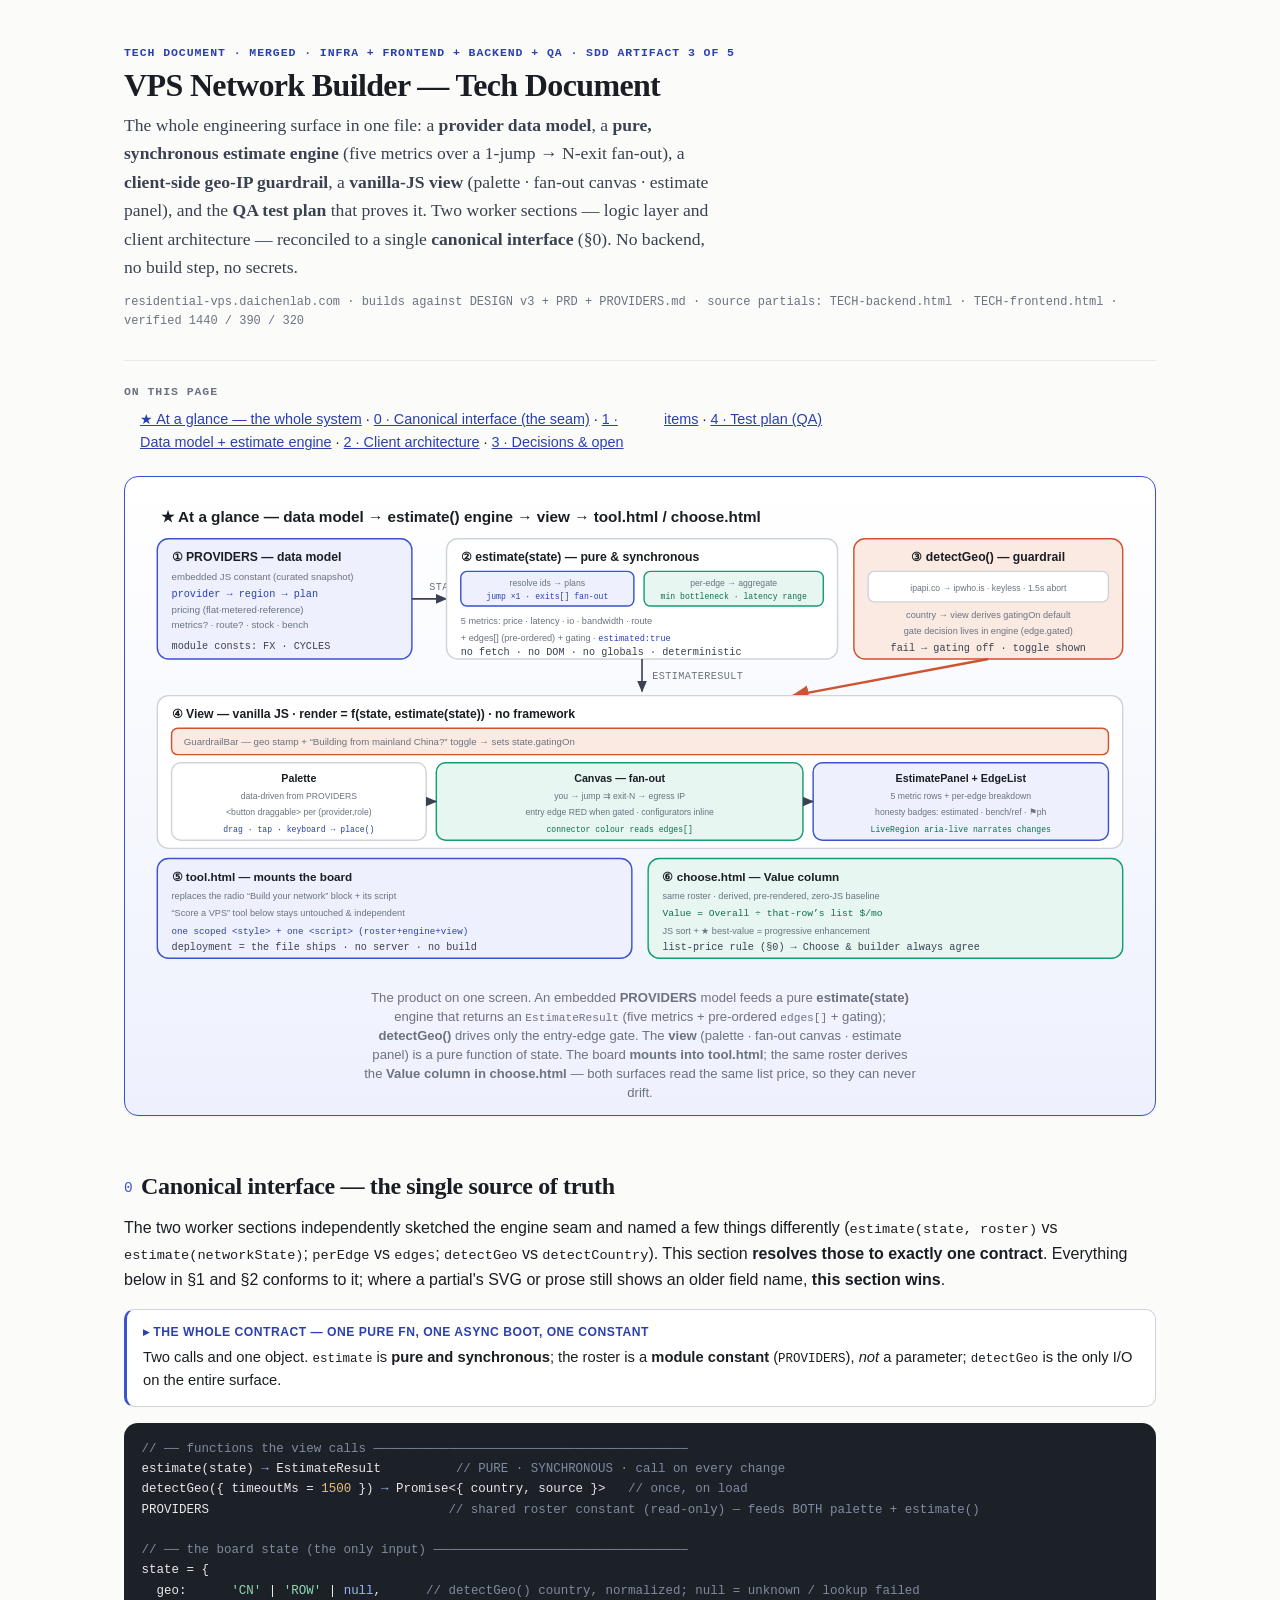
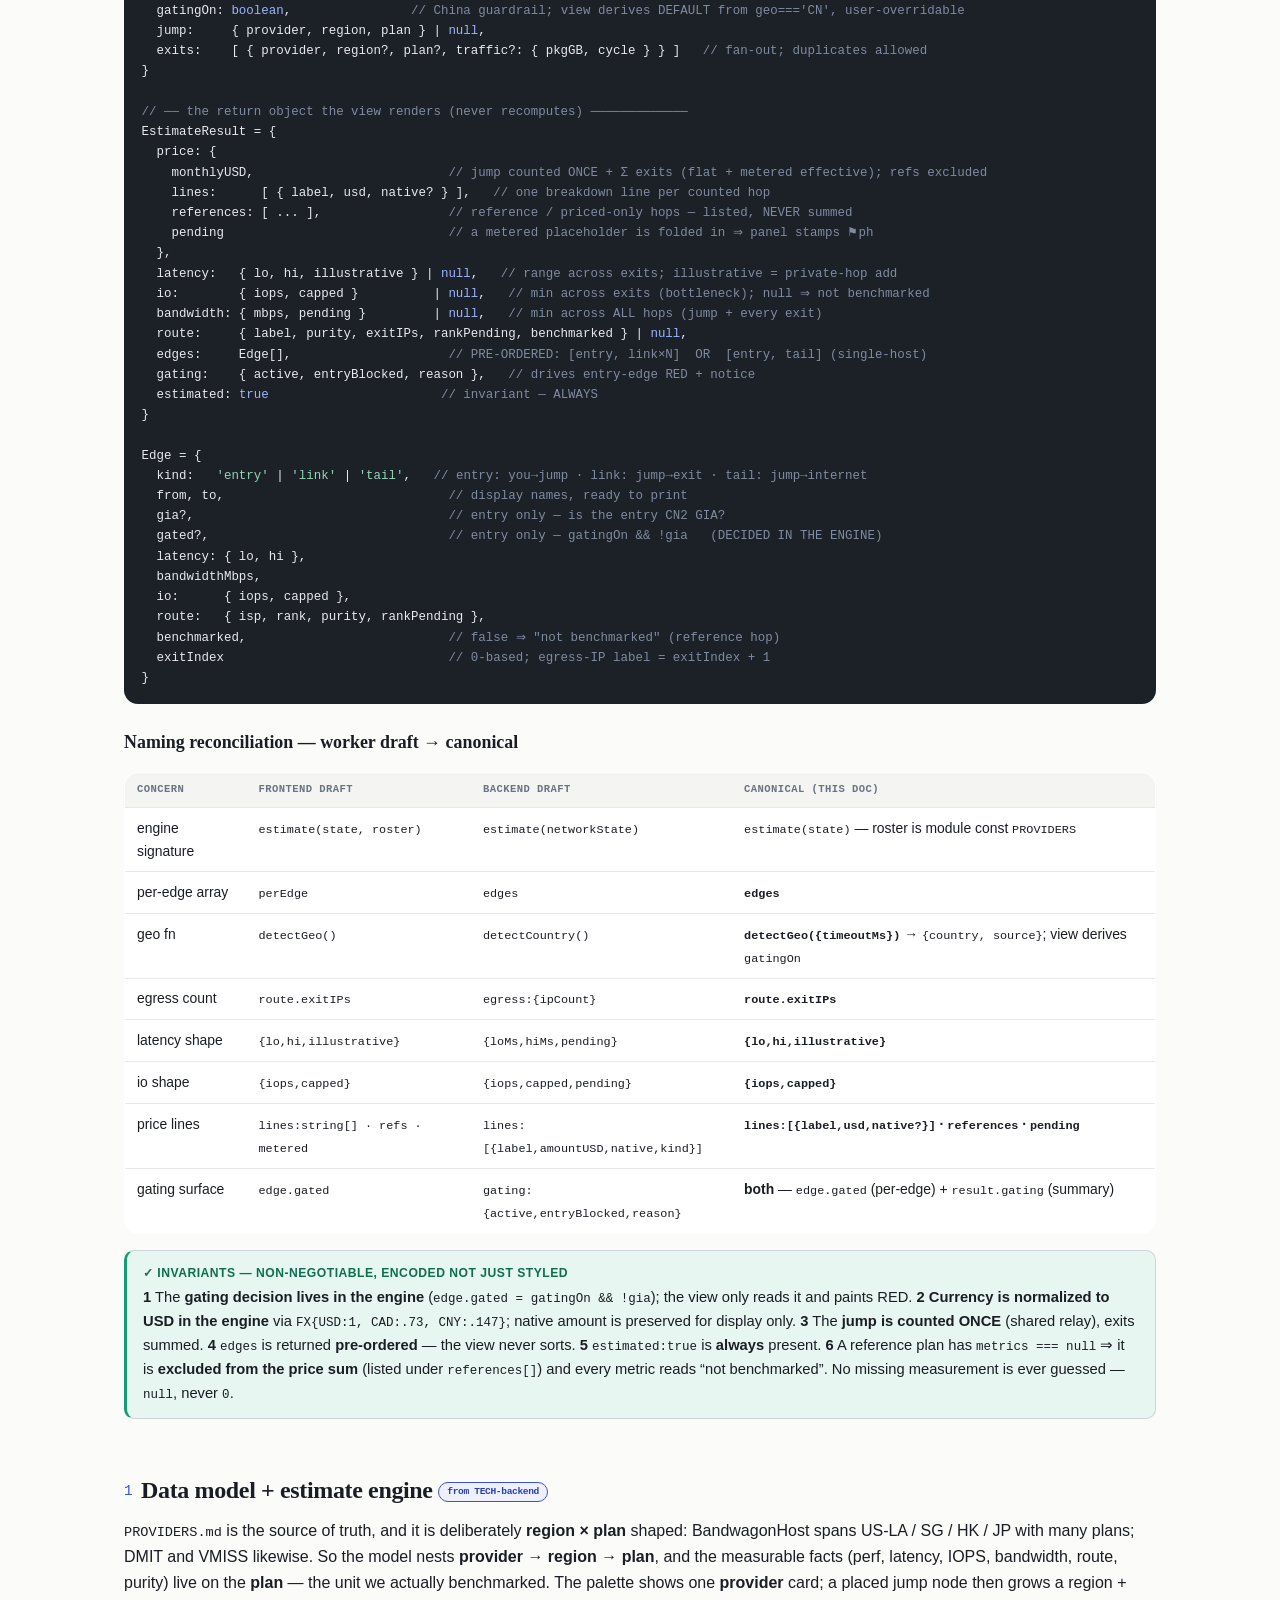
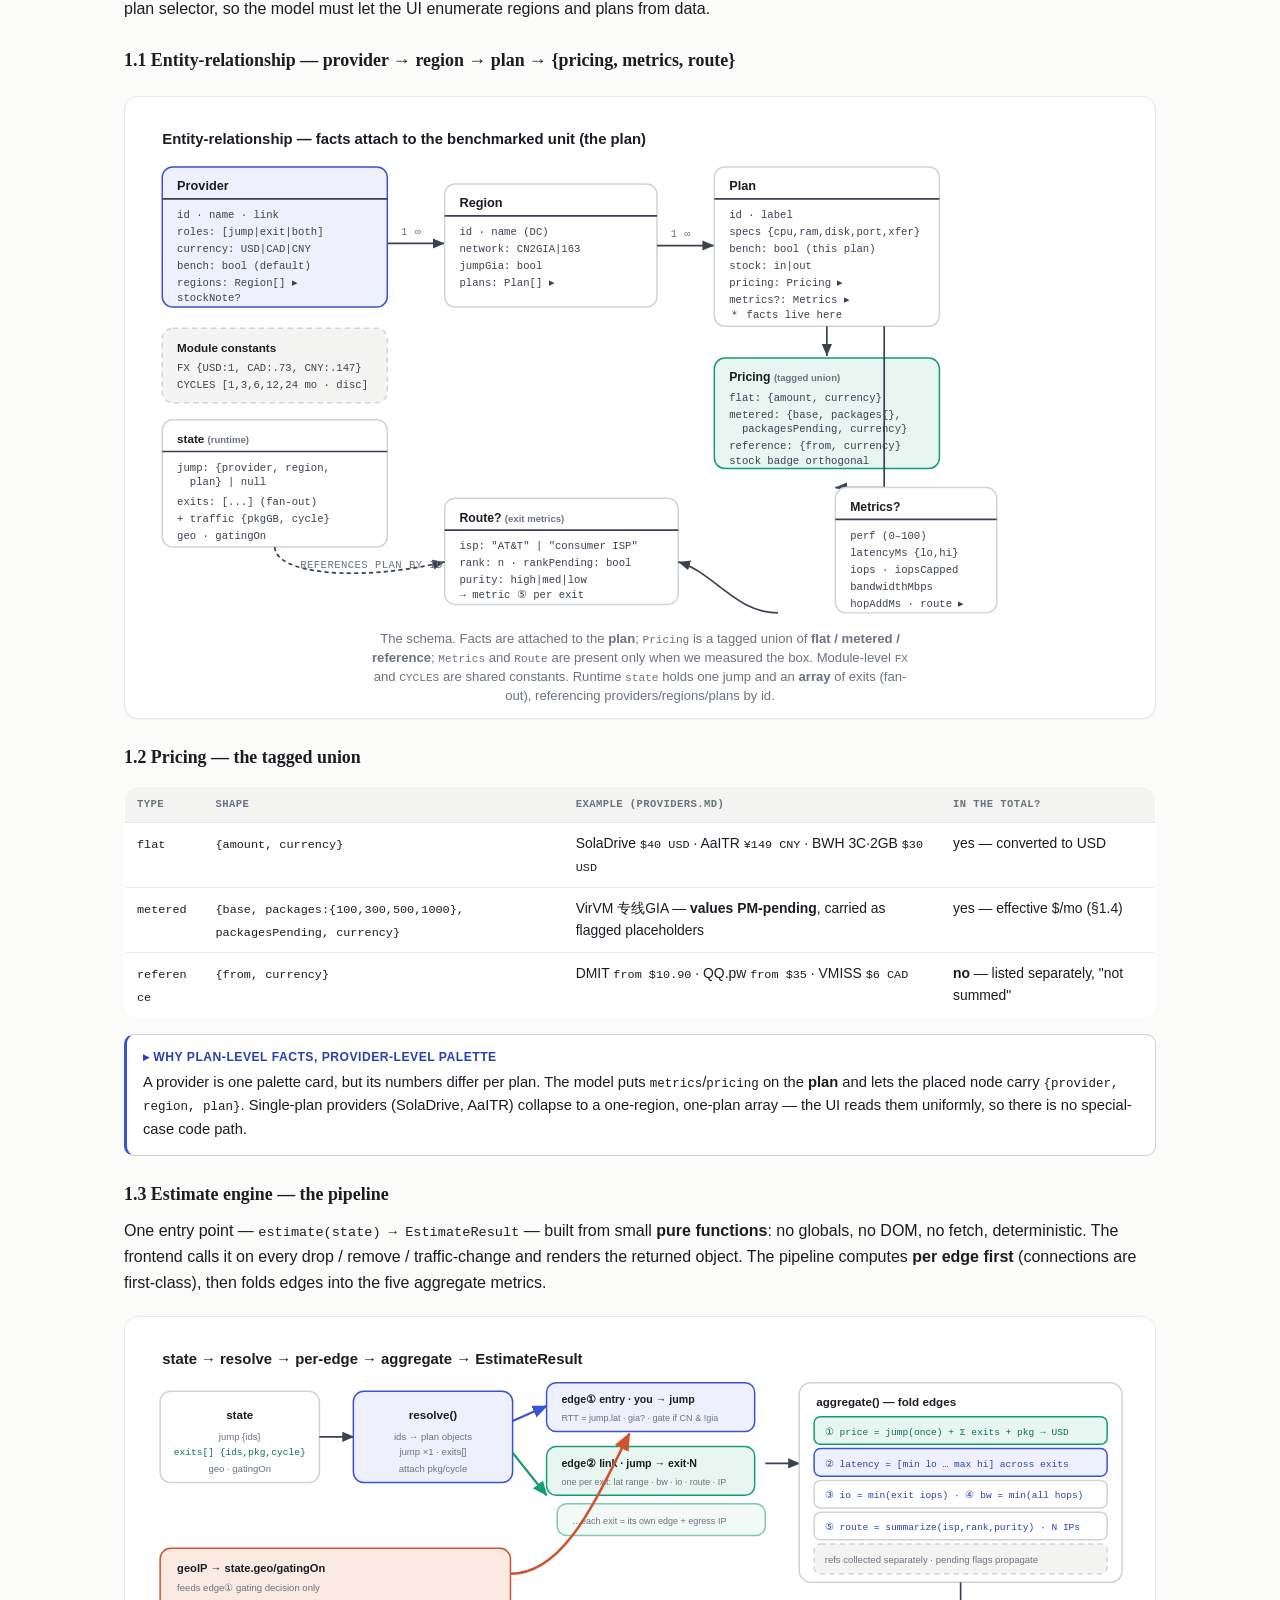
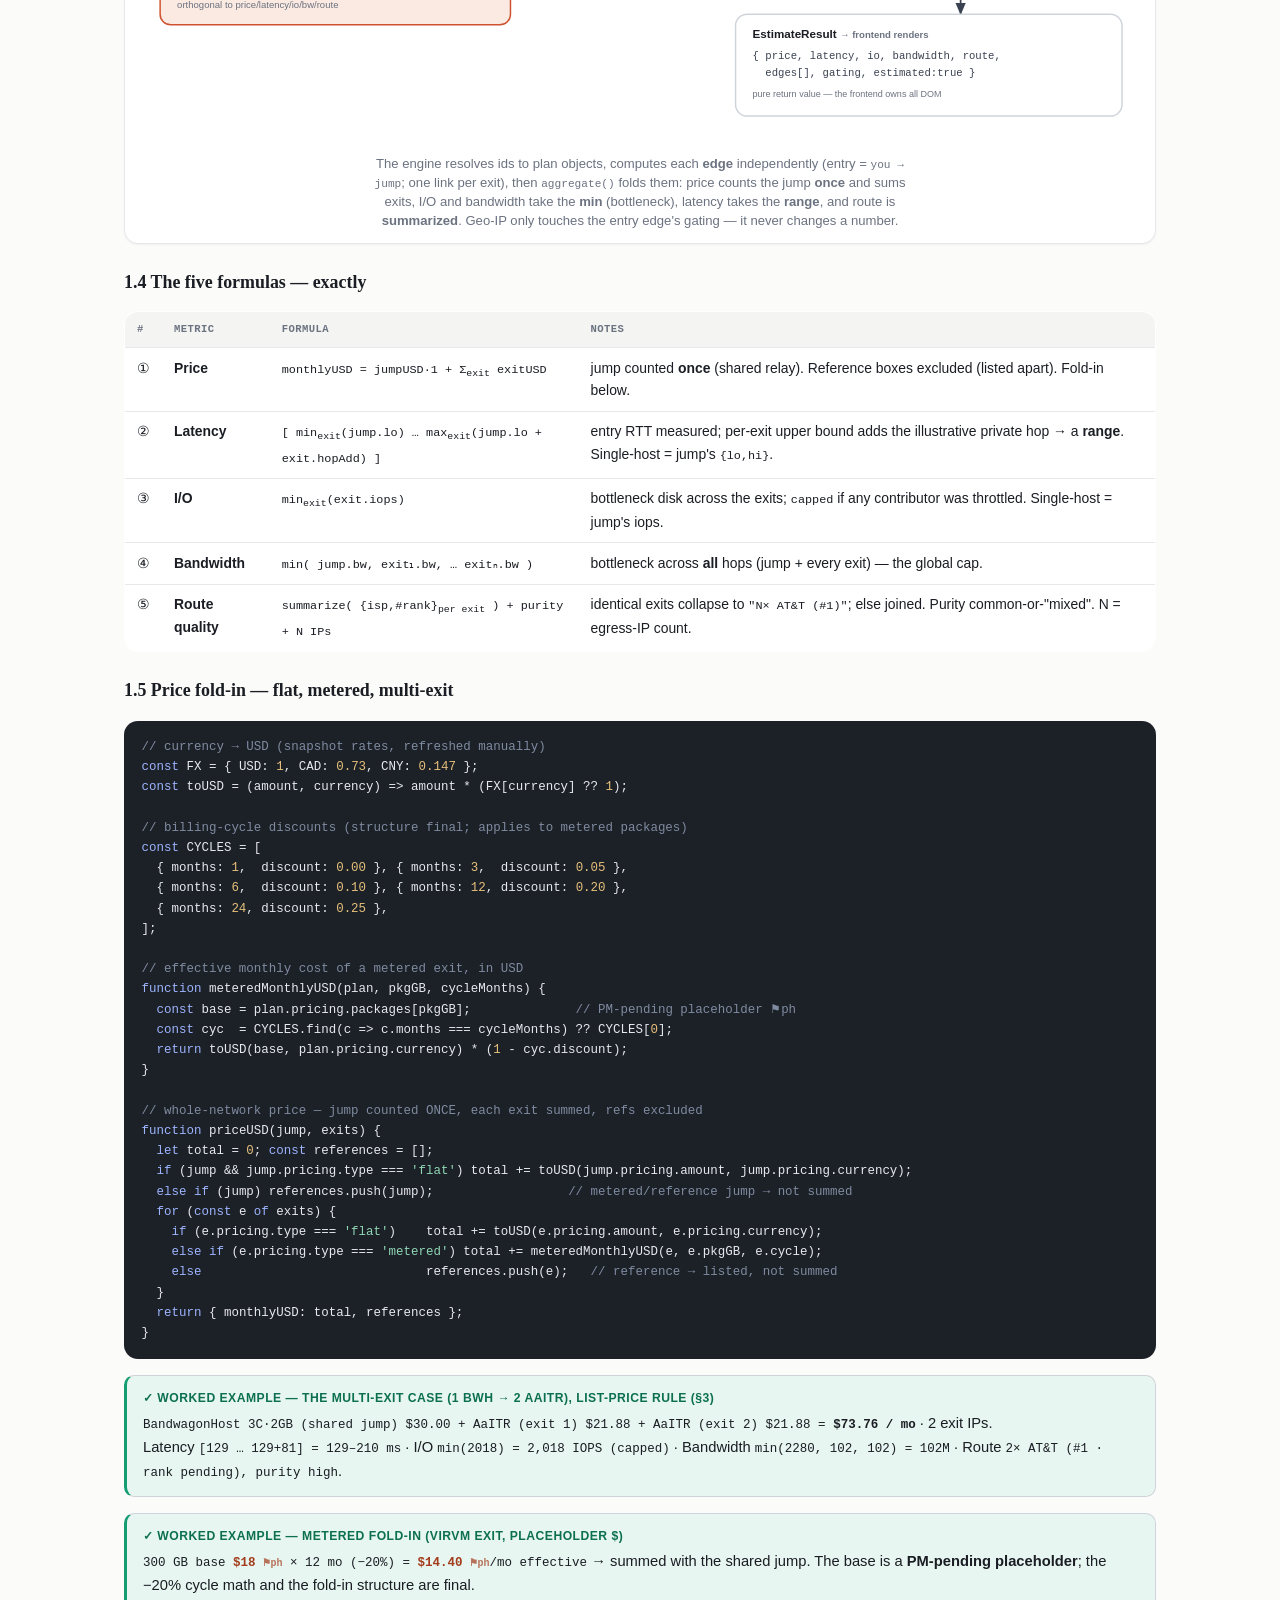
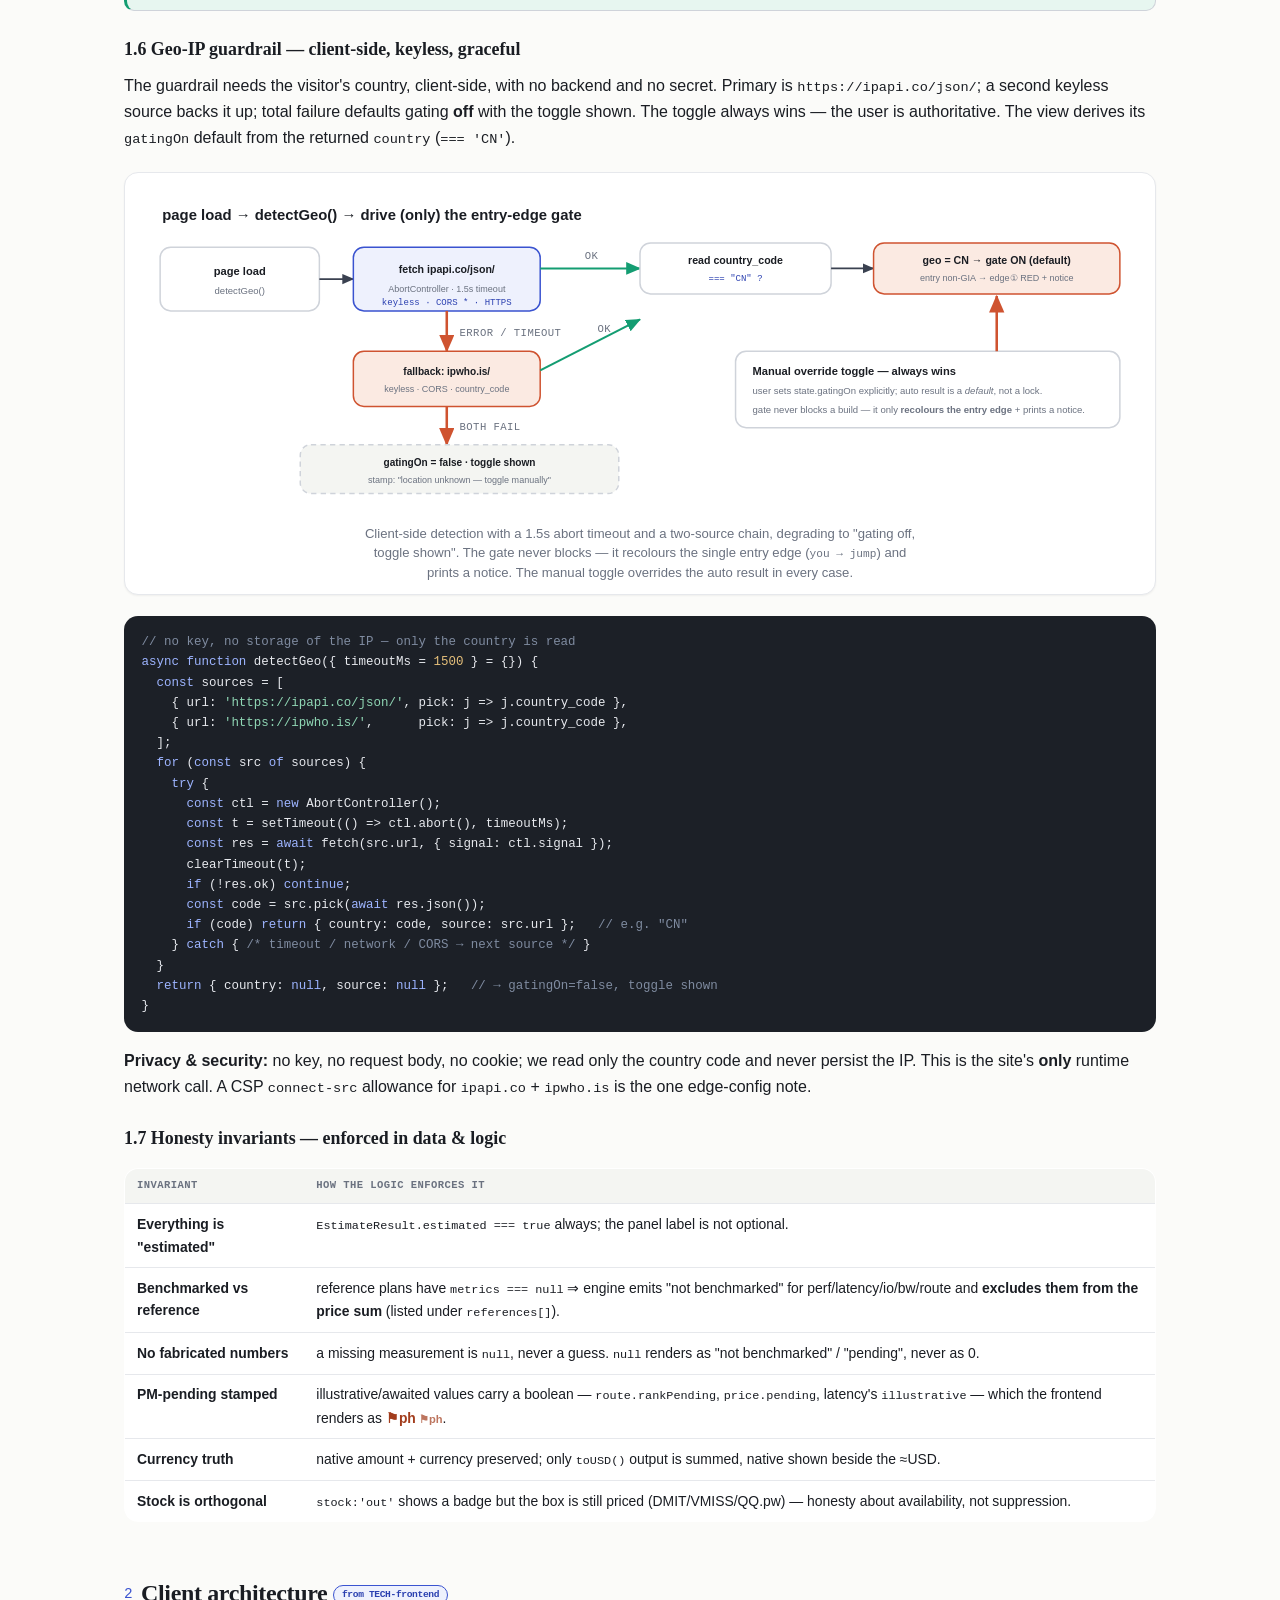
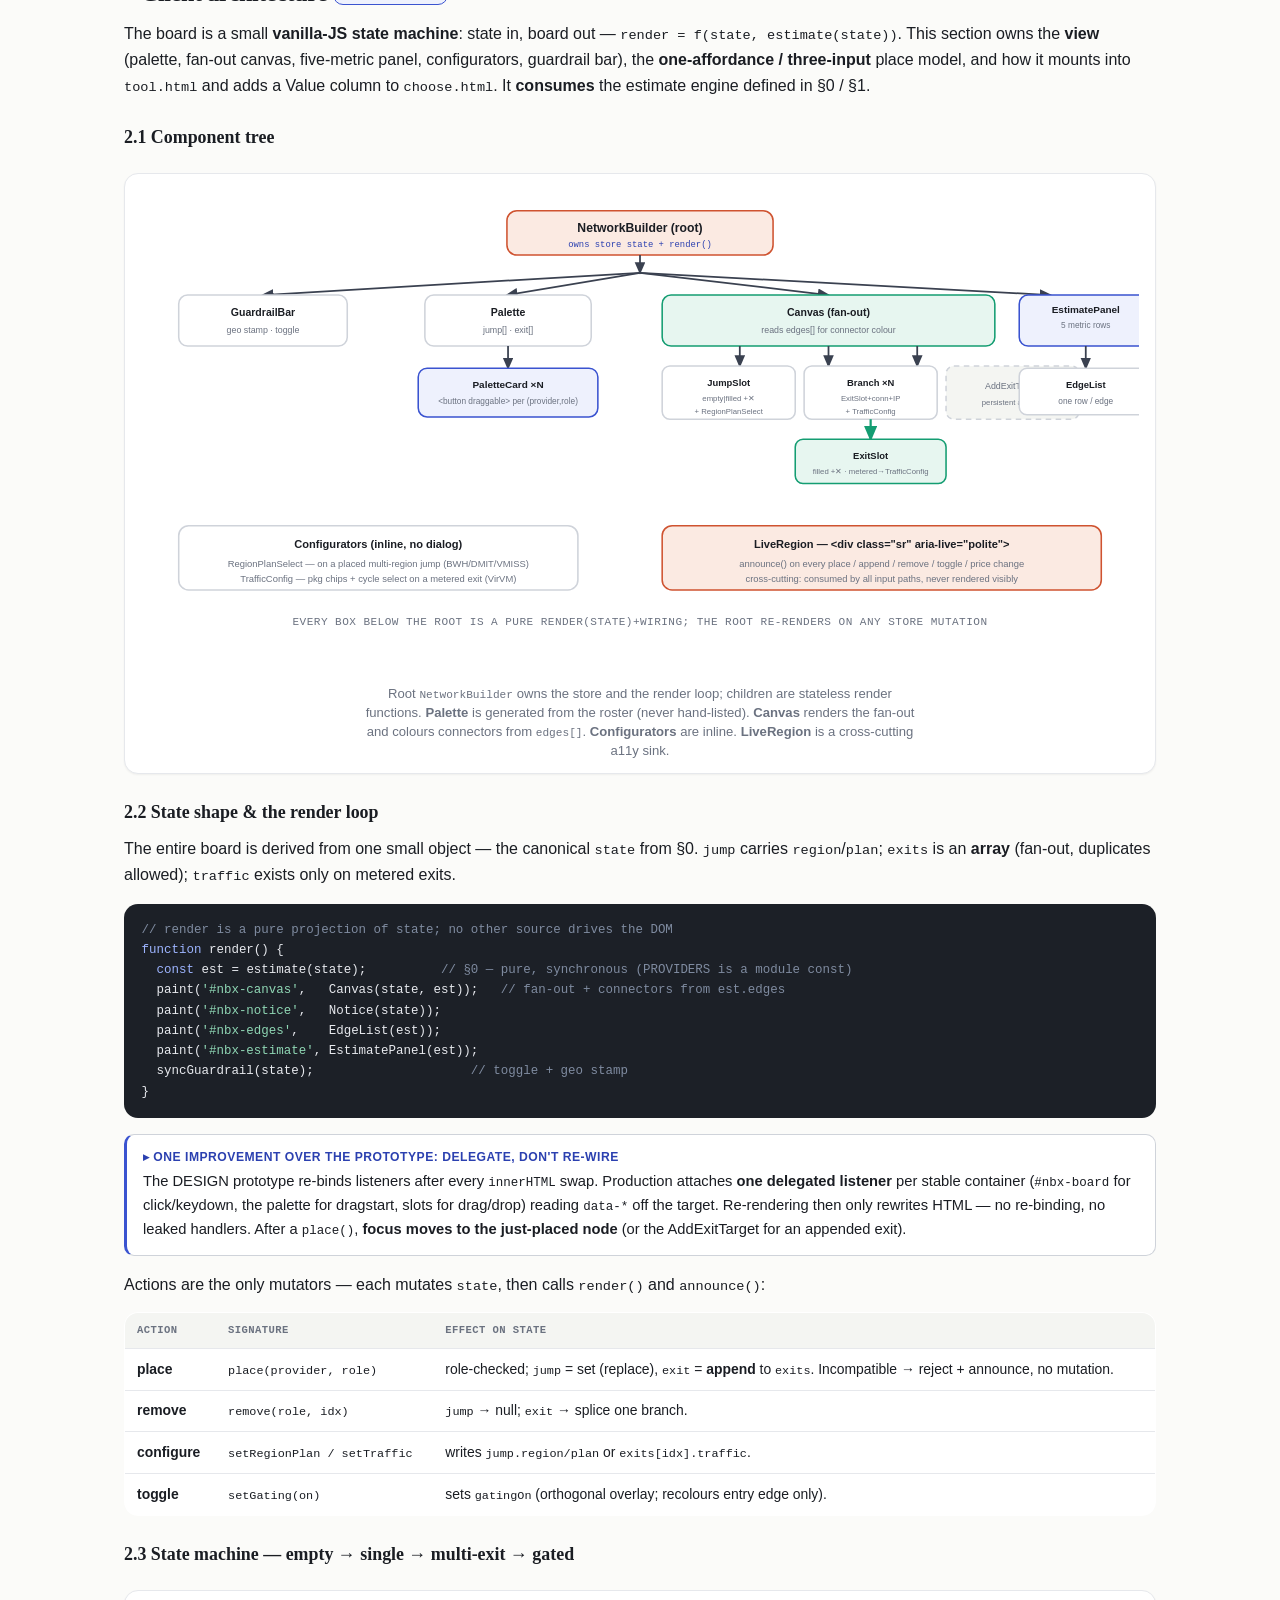
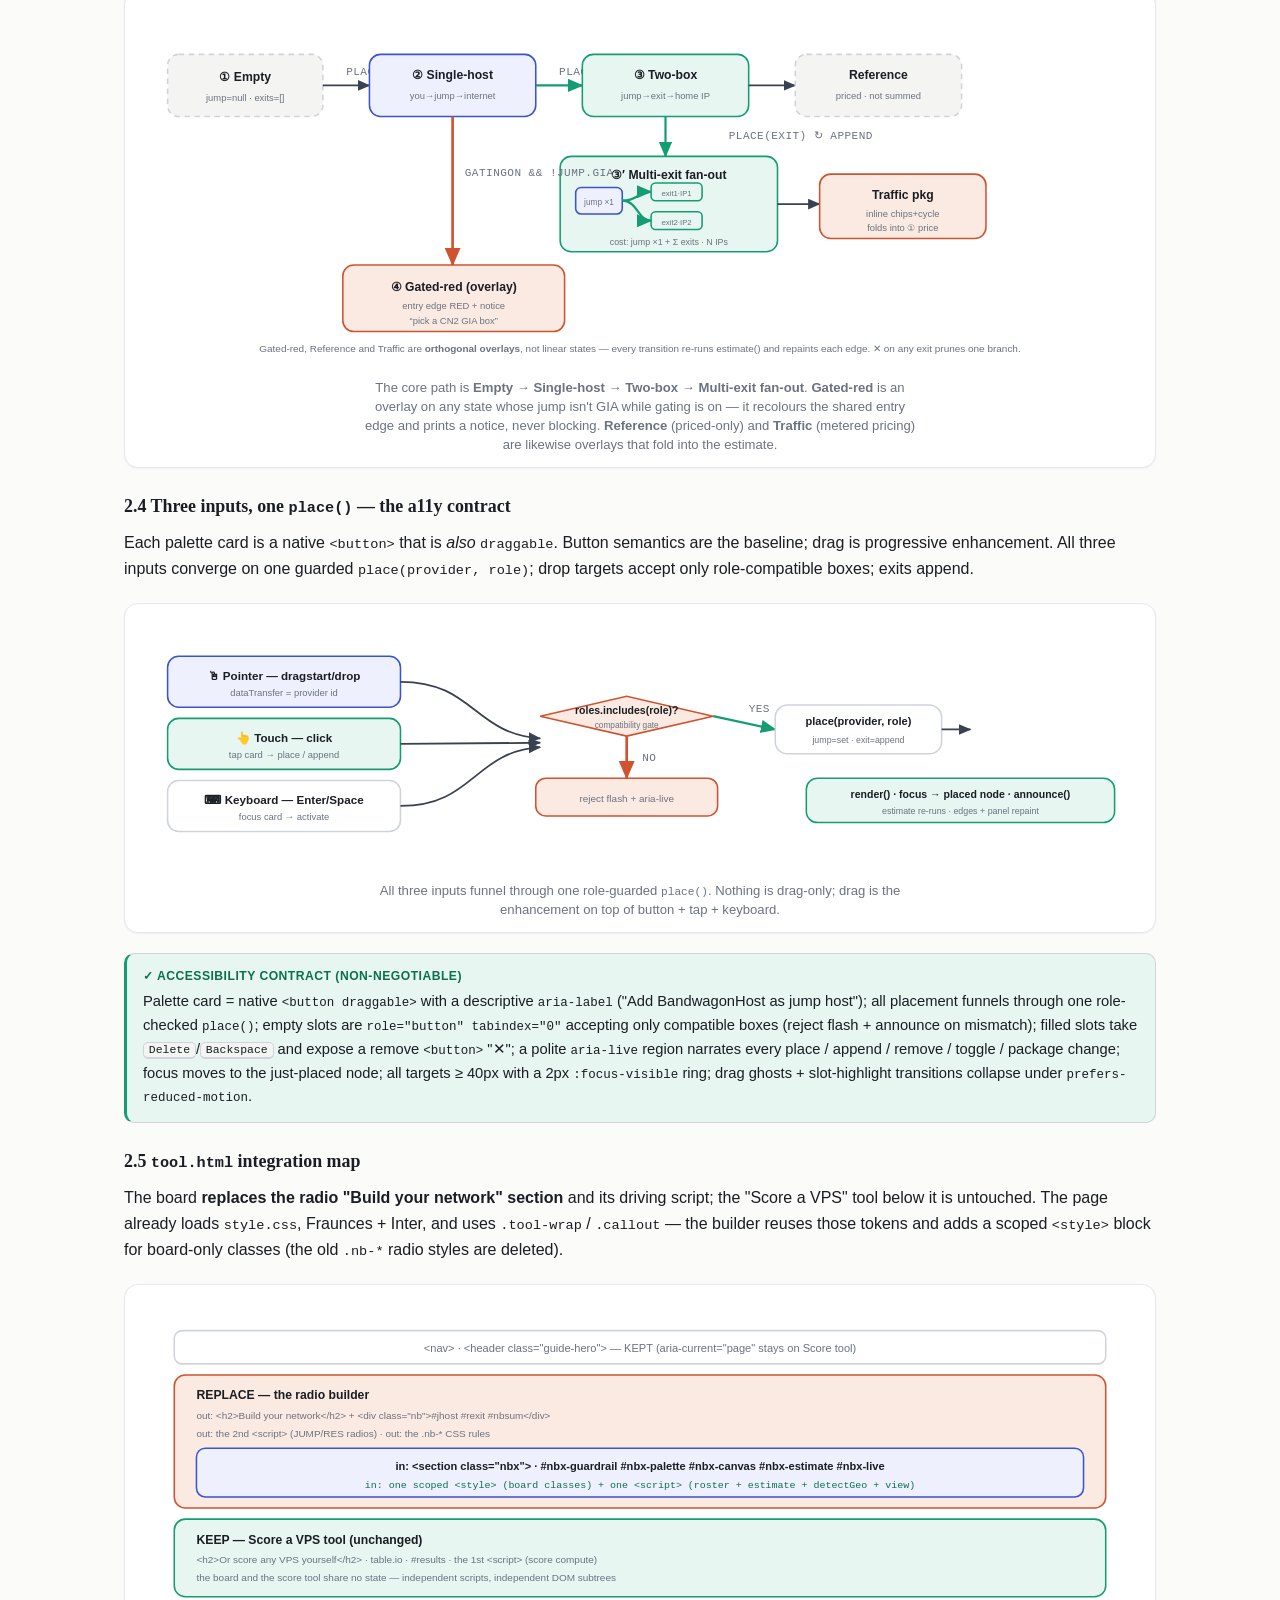
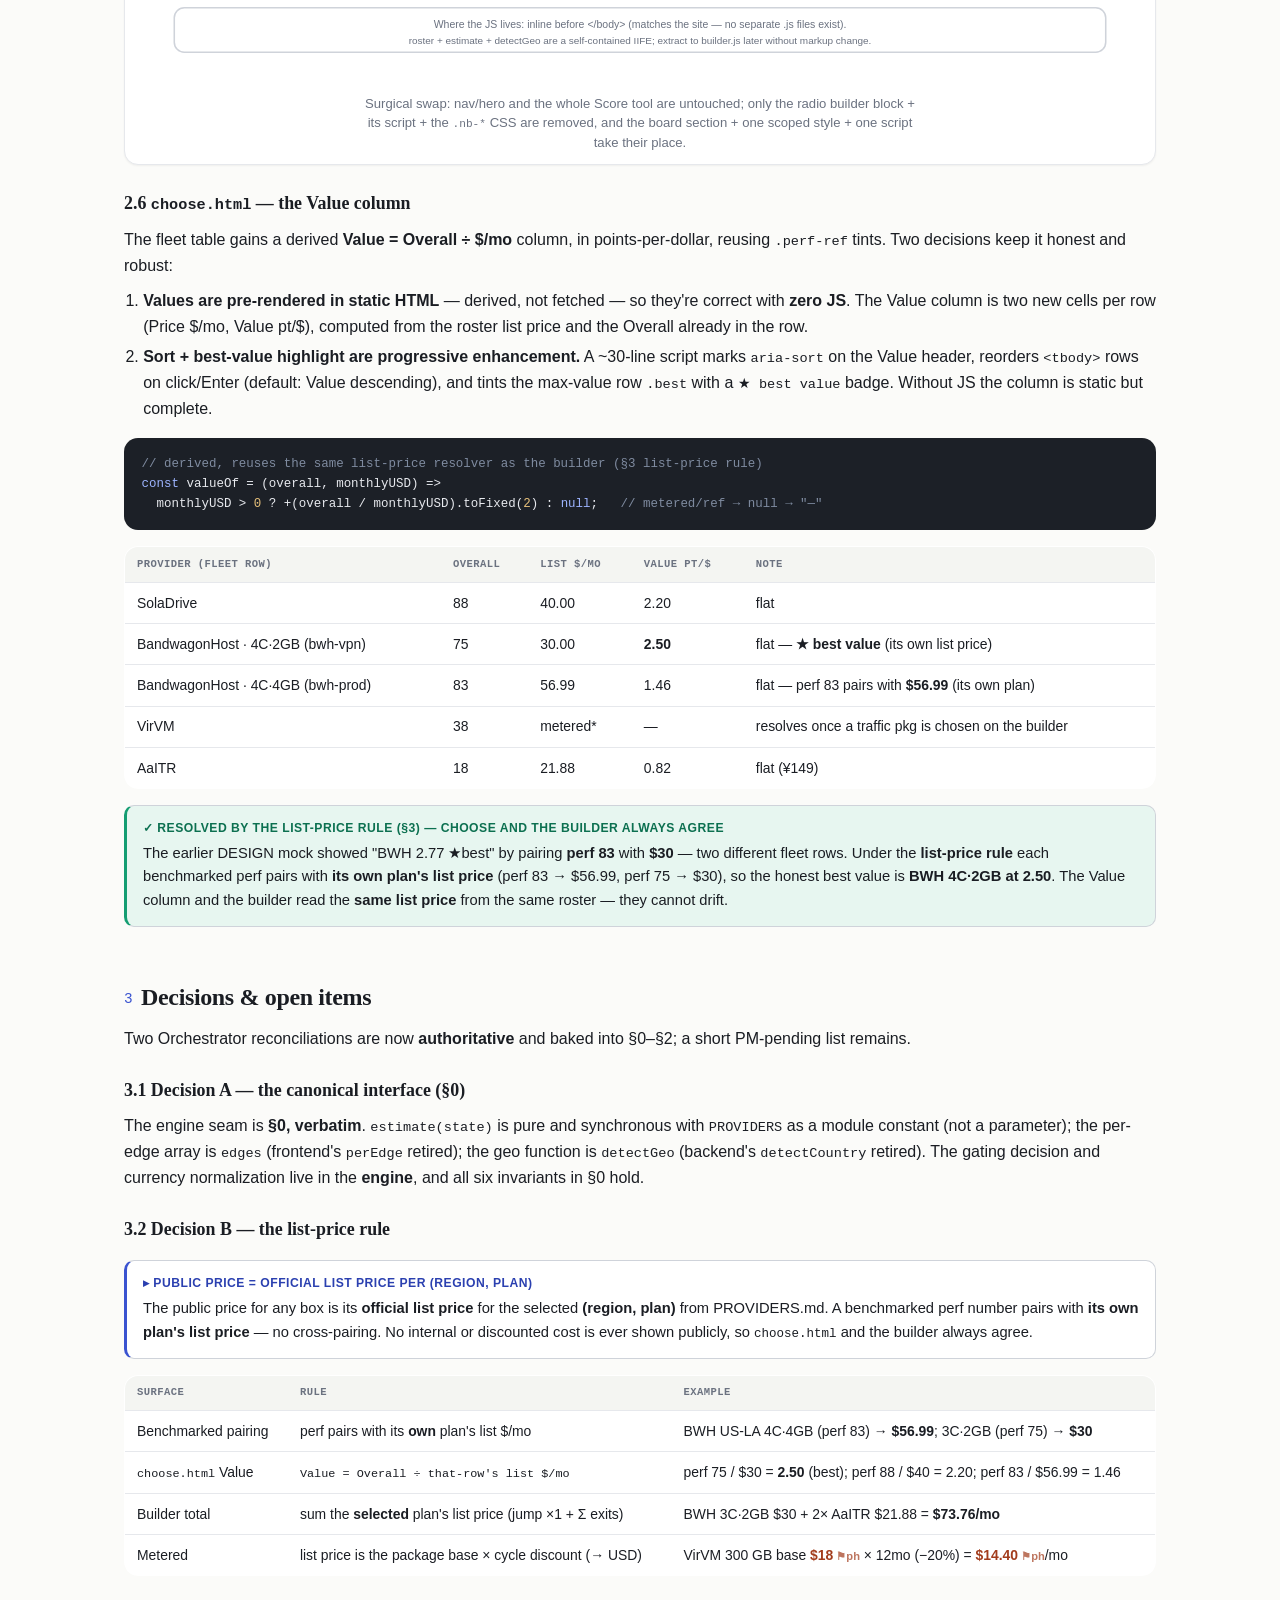
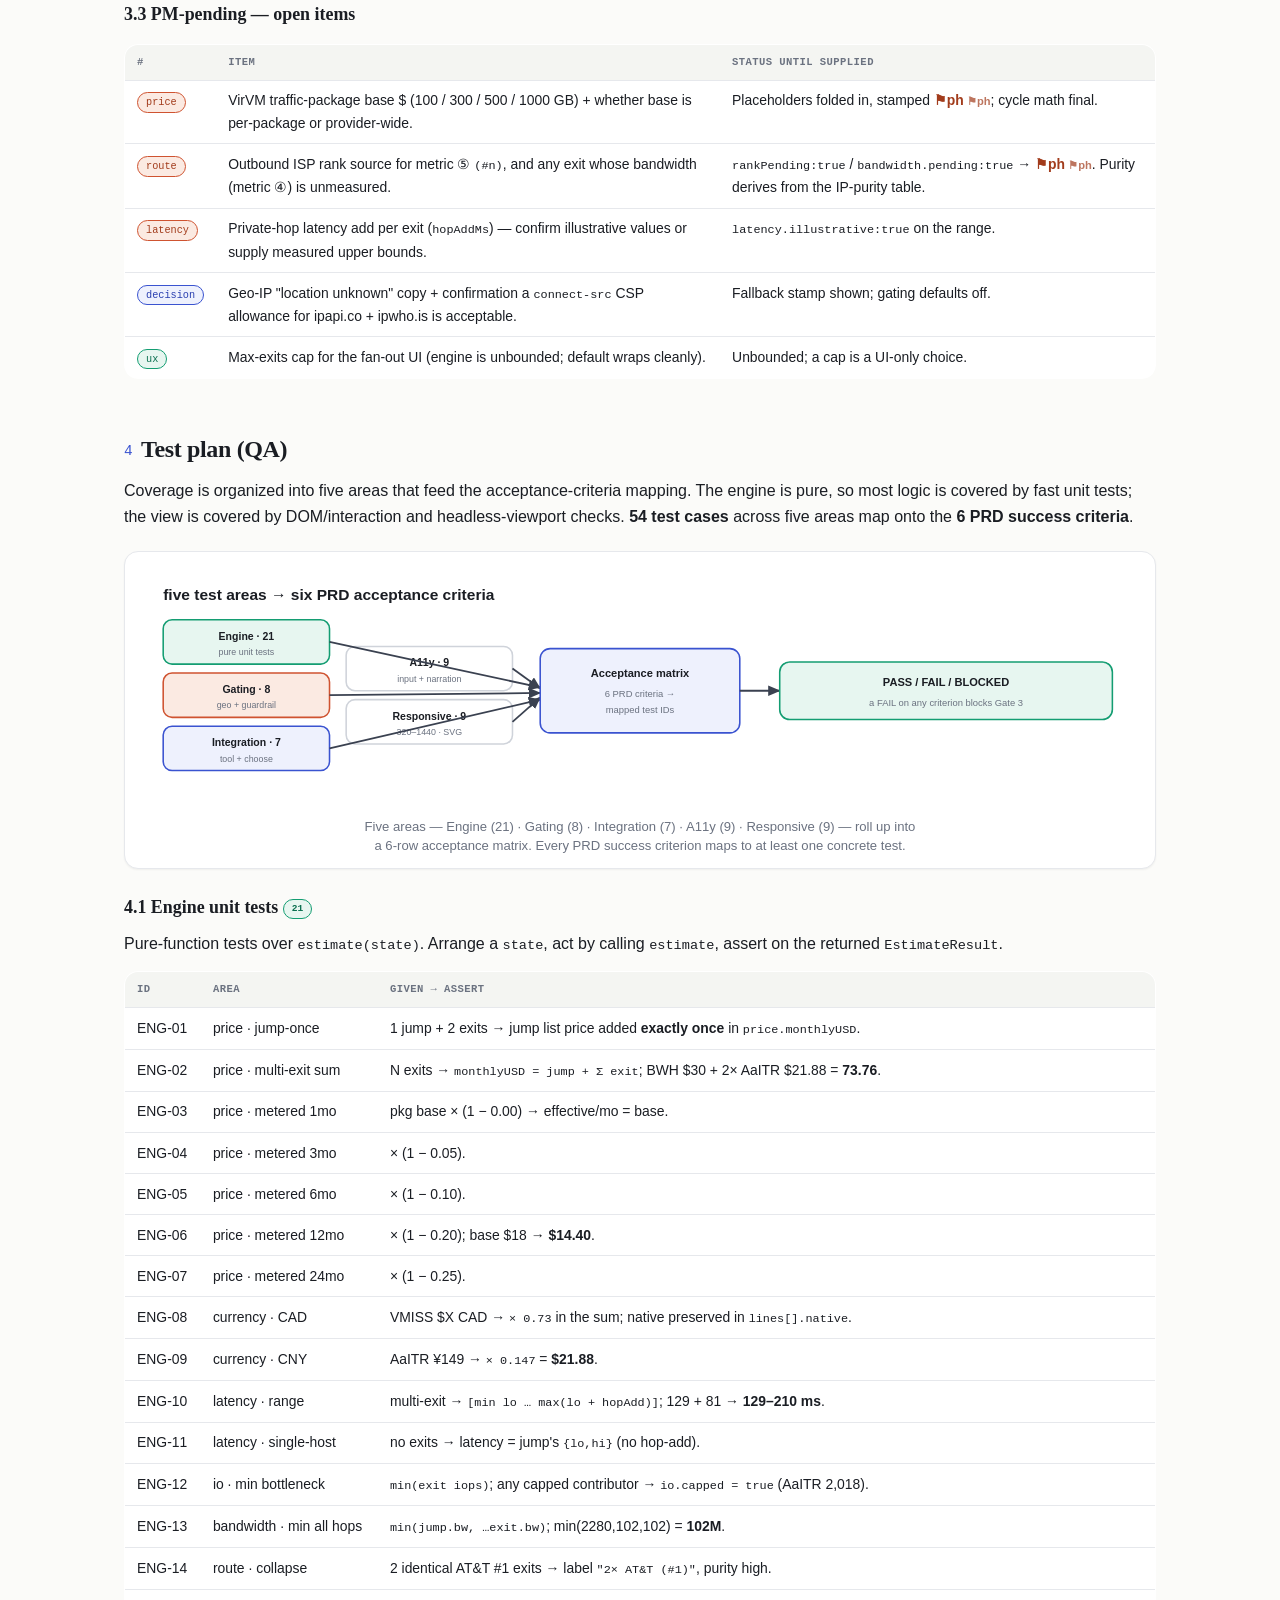
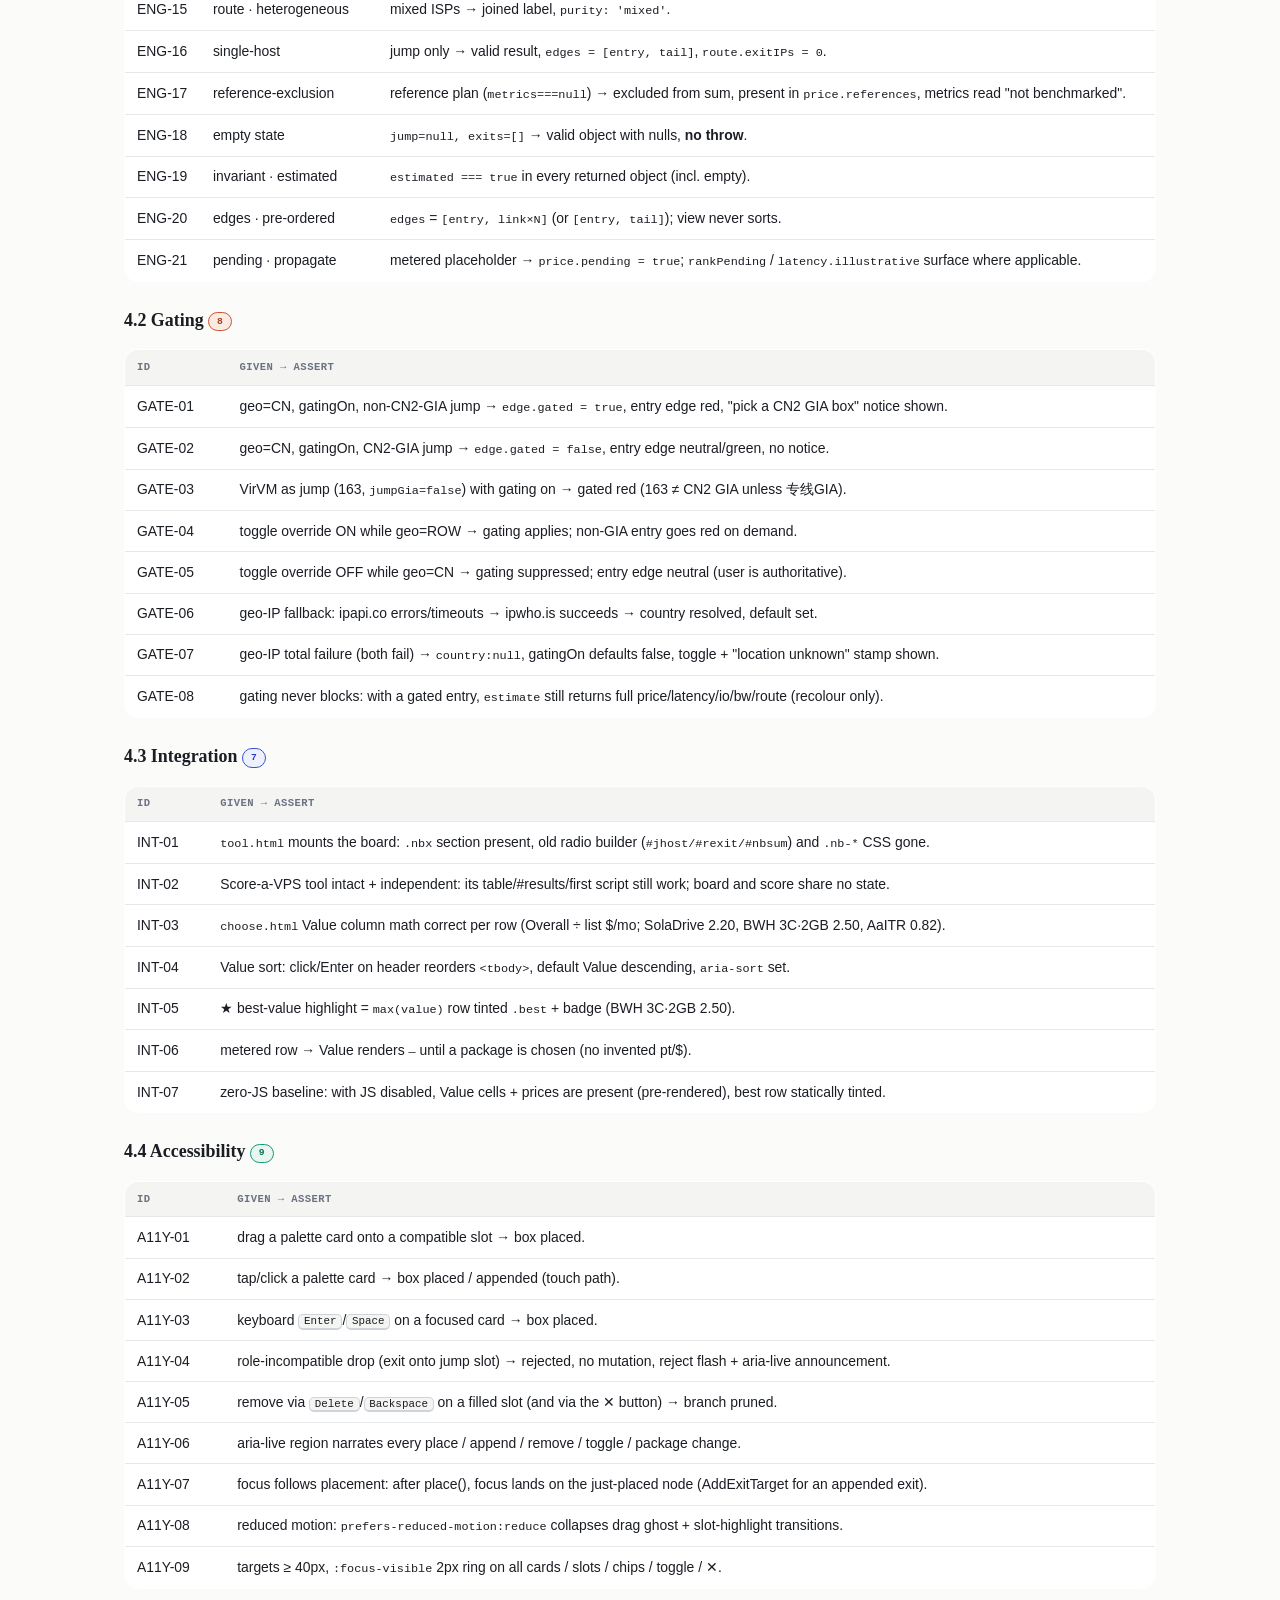
<file: docs/workflow/network-builder/TECH.html>
<!doctype html>
<html lang="en">
<head>
<meta charset="utf-8">
<meta name="viewport" content="width=device-width, initial-scale=1">
<title>Tech Document — VPS Network Builder &amp; Cost-Performance (merged)</title>
<style>
  :root{
    --ink:#1a1d23; --ink-2:#3a4150; --muted:#6b7280; --line:#e6e8ec; --line-2:#cfd3da;
    --paper:#fbfbf9; --paper-2:#f4f5f2; --card:#fff;
    --accent:#3a53d0; --accent-bg:#eef1fd; --accent-ink:#2b40b0;
    --exit:#149d72; --exit-bg:#e7f6f0; --exit-ink:#0c7050;
    --warn:#cf5330; --warn-bg:#fbeae2; --warn-ink:#a23c1c;
    --r:14px; --r-sm:8px;
    --serif:'Fraunces','Iowan Old Style',Georgia,serif;
    --mono:ui-monospace,"SF Mono",Menlo,Consolas,monospace;
    --sans:'Inter',-apple-system,"Segoe UI",Roboto,sans-serif;
  }
  *{box-sizing:border-box}
  body{margin:0;background:var(--paper);color:var(--ink);font-family:var(--sans);line-height:1.62;
    font-size:16px;-webkit-font-smoothing:antialiased;overflow-wrap:break-word}
  .wrap{max-width:1120px;margin:0 auto;padding:clamp(1.1rem,3.5vw,2.75rem)}
  a{color:var(--accent-ink)}
  header.doc{border-bottom:1px solid var(--line);padding-bottom:1.2rem;margin-bottom:1.4rem}
  .tag{font-family:var(--mono);font-size:.72rem;letter-spacing:.08em;text-transform:uppercase;color:var(--accent-ink);font-weight:700}
  h1{font-family:var(--serif);font-weight:600;font-size:clamp(1.8rem,1.3rem+2vw,2.7rem);line-height:1.05;letter-spacing:-.02em;margin:.4rem 0 .5rem}
  .sub{color:var(--ink-2);max-width:72ch;margin:0}
  .lede{font-family:var(--serif);font-weight:380;font-size:1.1rem;color:var(--ink-2);max-width:68ch}
  .meta{font-family:var(--mono);font-size:.75rem;color:var(--muted);margin-top:.7rem}
  h2{font-family:var(--serif);font-weight:560;font-size:clamp(1.4rem,1.15rem+1vw,1.9rem);letter-spacing:-.015em;margin:2.7rem 0 .3rem;padding-top:.5rem}
  h2 .n{font-family:var(--mono);color:var(--accent);font-size:.6em;margin-right:.55rem;font-weight:400;vertical-align:middle}
  h3{font-family:var(--serif);font-weight:560;font-size:1.12rem;margin:1.5rem 0 .3rem}
  p{margin:.55rem 0} ul,ol{margin:.4rem 0;padding-left:1.2rem} li{margin:.25rem 0}
  strong{font-weight:650}
  code,.mono{font-family:var(--mono);font-size:.85em;overflow-wrap:anywhere}
  kbd{font-family:var(--mono);font-size:.78em;background:var(--paper-2);border:1px solid var(--line-2);border-bottom-width:2px;border-radius:5px;padding:.02rem .3rem}
  .fig{margin:1.3rem 0;background:var(--card);border:1px solid var(--line);border-radius:var(--r);
    box-shadow:0 1px 2px rgba(20,23,28,.05);padding:1.2rem 1rem .8rem;overflow-x:auto}
  .fig svg{display:block;margin:0 auto;height:auto;max-width:100%;min-width:0}
  .fig figcaption{margin:.85rem auto 0;max-width:76ch;text-align:center;color:var(--muted);font-size:.82rem;line-height:1.45}
  .glance{border:1.5px solid var(--accent);background:linear-gradient(180deg,#fff,var(--accent-bg))}
  table{width:100%;border-collapse:collapse;font-size:.87rem;margin:.9rem 0;background:var(--card);
    border:1px solid var(--line);border-radius:var(--r);overflow:hidden}
  th,td{text-align:left;padding:.55rem .75rem;border-bottom:1px solid var(--line);vertical-align:top}
  th{background:var(--paper-2);font-size:.66rem;text-transform:uppercase;letter-spacing:.04em;color:var(--muted);font-family:var(--mono)}
  tr:last-child td{border-bottom:none}
  .tw{overflow-x:auto;margin:.9rem 0;-webkit-overflow-scrolling:touch;border-radius:var(--r)} .tw table{margin:0}
  .pill{display:inline-block;font-family:var(--mono);font-size:.64rem;padding:.06rem .5rem;border-radius:99px;border:1px solid var(--line-2);color:var(--ink-2);white-space:nowrap}
  .pill.in{background:var(--exit-bg);border-color:var(--exit);color:var(--exit-ink)}
  .pill.out{background:var(--accent-bg);border-color:var(--accent);color:var(--accent-ink)}
  .pill.data{background:var(--warn-bg);border-color:var(--warn);color:var(--warn-ink)}
  .pill.est{background:#fff;border-style:dashed;color:var(--muted)}
  .callout{border:1px solid var(--line-2);border-left:3px solid var(--accent);background:var(--card);
    border-radius:10px;padding:.8rem 1rem;margin:1rem 0;font-size:.92rem}
  .callout.data{border-left-color:var(--warn);background:var(--warn-bg)}
  .callout.ok{border-left-color:var(--exit);background:var(--exit-bg)}
  .callout .ct{font-weight:700;font-size:.76rem;text-transform:uppercase;letter-spacing:.04em;color:var(--accent-ink);margin-bottom:.2rem}
  .callout.data .ct{color:var(--warn-ink)} .callout.ok .ct{color:var(--exit-ink)}
  pre{background:#1c2027;color:#e7e9ee;border-radius:var(--r);padding:1rem 1.1rem;overflow-x:auto;
    font-family:var(--mono);font-size:.78rem;line-height:1.62;margin:1rem 0;max-width:100%}
  pre .c{color:#7f8ba0} pre .k{color:#9db4ff} pre .s2{color:#8fd6b4} pre .t2{color:#e6c07b} pre .w2{color:#e79a7a}
  .ph{color:var(--warn-ink);font-weight:650} .ph::after{content:" ⚑ph";font-size:.8em;opacity:.7}
  .toc{font-size:.9rem;columns:2;column-gap:2rem;margin:.4rem 0 0;padding-left:1rem}
  @media(max-width:560px){ .toc{columns:1} }
  /* diagram primitives (mirror site tokens) */
  .b{fill:var(--card);stroke:var(--line-2);stroke-width:1.4}
  .b.a{fill:var(--accent-bg);stroke:var(--accent)} .b.e{fill:var(--exit-bg);stroke:var(--exit)}
  .b.w{fill:var(--warn-bg);stroke:var(--warn)} .b.d{fill:var(--paper-2);stroke:var(--line-2);stroke-dasharray:5 4}
  .t{font-family:var(--sans);font-weight:650;fill:var(--ink)} .s{font-family:var(--sans);fill:var(--muted)}
  .m{font-family:var(--mono);fill:var(--accent-ink)} .me{font-family:var(--mono);fill:var(--exit-ink)}
  .arw{stroke:var(--ink-2);stroke-width:1.6;fill:none}
  .arw.w{stroke:var(--warn);stroke-width:2.4} .arw.e{stroke:var(--exit);stroke-width:2} .arw.a{stroke:var(--accent);stroke-width:2}
  .lbl{font-family:var(--mono);font-size:10px;fill:var(--muted);text-transform:uppercase;letter-spacing:.04em}
  .fld{font-family:var(--mono);font-size:10px;fill:var(--ink-2)}
</style>
</head>
<body>
<div class="wrap">

<header class="doc">
  <div class="tag">TECH DOCUMENT · Merged · Infra + Frontend + Backend + QA · SDD Artifact 3 of 5</div>
  <h1>VPS Network Builder — Tech Document</h1>
  <p class="sub lede">The whole engineering surface in one file: a <b>provider data model</b>, a <b>pure, synchronous
  estimate engine</b> (five metrics over a 1-jump → N-exit fan-out), a <b>client-side geo-IP guardrail</b>, a
  <b>vanilla-JS view</b> (palette · fan-out canvas · estimate panel), and the <b>QA test plan</b> that proves it.
  Two worker sections — logic layer and client architecture — reconciled to a single <b>canonical interface</b>
  (§0). No backend, no build step, no secrets.</p>
  <p class="meta">residential-vps.daichenlab.com · builds against DESIGN v3 + PRD + PROVIDERS.md · source partials: TECH-backend.html · TECH-frontend.html · verified 1440 / 390 / 320</p>
</header>

<nav aria-label="Contents">
  <div class="tag" style="color:var(--muted)">On this page</div>
  <div class="toc">
    <a href="#glance">★ At a glance — the whole system</a> ·
    <a href="#s0">0 · Canonical interface (the seam)</a> ·
    <a href="#s1">1 · Data model + estimate engine</a> ·
    <a href="#s2">2 · Client architecture</a> ·
    <a href="#s3">3 · Decisions &amp; open items</a> ·
    <a href="#s4">4 · Test plan (QA)</a>
  </div>
</nav>

<!-- ================================================================= -->
<!-- ★ AT A GLANCE — MASTER DIAGRAM                                     -->
<!-- ================================================================= -->
<div class="fig glance" id="glance">
  <svg viewBox="0 0 980 470" role="img" aria-label="Master architecture: the PROVIDERS data model feeds a pure estimate(state) engine that returns an EstimateResult of five metrics plus per-edge readouts; a geo-IP guardrail drives the entry-edge gate; the view renders palette, fan-out canvas and estimate panel; the whole board mounts into tool.html and the same roster derives a Value column in choose.html.">
    <text x="20" y="26" class="t" font-size="15">★ At a glance — data model → estimate() engine → view → tool.html / choose.html</text>

    <!-- ROW 1: data model -> engine -> geo -->
    <rect class="b a" x="16" y="42" width="250" height="118" rx="11"/>
    <text x="30" y="64" class="t" font-size="12">① PROVIDERS — data model</text>
    <text x="30" y="82" class="s" font-size="9.5">embedded JS constant (curated snapshot)</text>
    <text x="30" y="99" class="m" font-size="10">provider → region → plan</text>
    <text x="30" y="115" class="s" font-size="9.5">pricing (flat·metered·reference)</text>
    <text x="30" y="130" class="s" font-size="9.5">metrics? · route? · stock · bench</text>
    <text x="30" y="150" class="fld">module consts: FX · CYCLES</text>

    <line class="arw" x1="266" y1="101" x2="300" y2="101" marker-end="url(#mg)"/>
    <text x="283" y="92" class="lbl" font-size="8.5">state</text>

    <rect class="b" x="300" y="42" width="384" height="118" rx="11"/>
    <text x="314" y="64" class="t" font-size="12">② estimate(state) — pure &amp; synchronous</text>
    <rect class="b a" x="314" y="74" width="170" height="34" rx="6"/><text x="399" y="88" class="s" font-size="8.5" text-anchor="middle">resolve ids → plans</text><text x="399" y="101" class="m" font-size="8" text-anchor="middle">jump ×1 · exits[] fan-out</text>
    <rect class="b e" x="494" y="74" width="176" height="34" rx="6"/><text x="582" y="88" class="s" font-size="8.5" text-anchor="middle">per-edge → aggregate</text><text x="582" y="101" class="me" font-size="8" text-anchor="middle">min bottleneck · latency range</text>
    <text x="314" y="126" class="s" font-size="9">5 metrics: price · latency · io · bandwidth · route</text>
    <text x="314" y="142" class="s" font-size="9">+ edges[] (pre-ordered) + gating · <tspan class="m" font-size="8.5">estimated:true</tspan></text>
    <text x="314" y="156" class="fld">no fetch · no DOM · no globals · deterministic</text>

    <rect class="b w" x="700" y="42" width="264" height="118" rx="11"/>
    <text x="832" y="64" class="t" font-size="12" text-anchor="middle">③ detectGeo() — guardrail</text>
    <rect class="b" x="714" y="74" width="236" height="30" rx="6"/><text x="832" y="93" class="s" font-size="8.5" text-anchor="middle">ipapi.co → ipwho.is · keyless · 1.5s abort</text>
    <text x="832" y="120" class="s" font-size="9" text-anchor="middle">country → view derives gatingOn default</text>
    <text x="832" y="136" class="s" font-size="9" text-anchor="middle">gate decision lives in engine (edge.gated)</text>
    <text x="832" y="152" class="fld" text-anchor="middle">fail → gating off · toggle shown</text>
    <line class="arw w" x1="832" y1="160" x2="640" y2="196" marker-end="url(#mgw)"/>

    <!-- EstimateResult flows down -->
    <line class="arw" x1="492" y1="160" x2="492" y2="192" marker-end="url(#mg)"/>
    <text x="502" y="180" class="lbl">EstimateResult</text>

    <!-- ROW 2: view layer -->
    <rect class="b" x="16" y="196" width="948" height="150" rx="11"/>
    <text x="30" y="218" class="t" font-size="12">④ View — vanilla JS · render = f(state, estimate(state)) · no framework</text>

    <rect class="b w" x="30" y="228" width="920" height="26" rx="6"/>
    <text x="42" y="245" class="s" font-size="9.5">GuardrailBar — geo stamp + “Building from mainland China?” toggle → sets state.gatingOn</text>

    <rect class="b" x="30" y="262" width="250" height="76" rx="9"/>
    <text x="155" y="281" class="t" font-size="10.5" text-anchor="middle">Palette</text>
    <text x="155" y="298" class="s" font-size="8.5" text-anchor="middle">data-driven from PROVIDERS</text>
    <text x="155" y="313" class="s" font-size="8.5" text-anchor="middle">&lt;button draggable&gt; per (provider,role)</text>
    <text x="155" y="330" class="m" font-size="8" text-anchor="middle">drag · tap · keyboard → place()</text>

    <rect class="b e" x="290" y="262" width="360" height="76" rx="9"/>
    <text x="470" y="281" class="t" font-size="10.5" text-anchor="middle">Canvas — fan-out</text>
    <text x="470" y="298" class="s" font-size="8.5" text-anchor="middle">you → jump ⇉ exit·N → egress IP</text>
    <text x="470" y="313" class="s" font-size="8.5" text-anchor="middle">entry edge RED when gated · configurators inline</text>
    <text x="470" y="330" class="me" font-size="8" text-anchor="middle">connector colour reads edges[]</text>

    <rect class="b a" x="660" y="262" width="290" height="76" rx="9"/>
    <text x="805" y="281" class="t" font-size="10.5" text-anchor="middle">EstimatePanel + EdgeList</text>
    <text x="805" y="298" class="s" font-size="8.5" text-anchor="middle">5 metric rows + per-edge breakdown</text>
    <text x="805" y="313" class="s" font-size="8.5" text-anchor="middle">honesty badges: estimated · bench/ref · ⚑ph</text>
    <text x="805" y="330" class="me" font-size="8" text-anchor="middle">LiveRegion aria-live narrates changes</text>

    <line class="arw" x1="280" y1="300" x2="290" y2="300" marker-end="url(#mg)"/>
    <line class="arw" x1="650" y1="300" x2="660" y2="300" marker-end="url(#mg)"/>

    <!-- ROW 3: integration -->
    <rect class="b a" x="16" y="356" width="466" height="98" rx="11"/>
    <text x="30" y="378" class="t" font-size="11.5">⑤ tool.html — mounts the board</text>
    <text x="30" y="396" class="s" font-size="9">replaces the radio “Build your network” block + its script</text>
    <text x="30" y="412" class="s" font-size="9">“Score a VPS” tool below stays untouched &amp; independent</text>
    <text x="30" y="430" class="m" font-size="9">one scoped &lt;style&gt; + one &lt;script&gt; (roster+engine+view)</text>
    <text x="30" y="446" class="fld">deployment = the file ships · no server · no build</text>

    <rect class="b e" x="498" y="356" width="466" height="98" rx="11"/>
    <text x="512" y="378" class="t" font-size="11.5">⑥ choose.html — Value column</text>
    <text x="512" y="396" class="s" font-size="9">same roster · derived, pre-rendered, zero-JS baseline</text>
    <text x="512" y="412" class="me" font-size="9.5">Value = Overall ÷ that-row’s list $/mo</text>
    <text x="512" y="430" class="s" font-size="9">JS sort + ★ best-value = progressive enhancement</text>
    <text x="512" y="446" class="fld">list-price rule (§0) → Choose &amp; builder always agree</text>

    <defs>
      <marker id="mg" markerWidth="9" markerHeight="9" refX="6.5" refY="3" orient="auto"><path d="M0,0 L7,3 L0,6 Z" fill="var(--ink-2)"/></marker>
      <marker id="mgw" markerWidth="9" markerHeight="9" refX="6.5" refY="3" orient="auto"><path d="M0,0 L7,3 L0,6 Z" fill="var(--warn)"/></marker>
    </defs>
  </svg>
  <figcaption>The product on one screen. An embedded <b>PROVIDERS</b> model feeds a pure <b>estimate(state)</b> engine that
  returns an <code>EstimateResult</code> (five metrics + pre-ordered <code>edges[]</code> + gating); <b>detectGeo()</b> drives only
  the entry-edge gate. The <b>view</b> (palette · fan-out canvas · estimate panel) is a pure function of state. The board
  <b>mounts into tool.html</b>; the same roster derives the <b>Value column in choose.html</b> — both surfaces read the same
  list price, so they can never drift.</figcaption>
</div>

<!-- ================================================================= -->
<!-- §0 CANONICAL INTERFACE                                             -->
<!-- ================================================================= -->
<h2 id="s0"><span class="n">0</span>Canonical interface — the single source of truth</h2>
<p>The two worker sections independently sketched the engine seam and named a few things differently
(<code>estimate(state,&nbsp;roster)</code> vs <code>estimate(networkState)</code>; <code>perEdge</code> vs <code>edges</code>;
<code>detectGeo</code> vs <code>detectCountry</code>). This section <b>resolves those to exactly one contract</b>. Everything below in
§1 and §2 conforms to it; where a partial's SVG or prose still shows an older field name, <b>this section wins</b>.</p>

<div class="callout"><div class="ct">▸ The whole contract — one pure fn, one async boot, one constant</div>
Two calls and one object. <code>estimate</code> is <b>pure and synchronous</b>; the roster is a <b>module constant</b>
(<code>PROVIDERS</code>), <em>not</em> a parameter; <code>detectGeo</code> is the only I/O on the entire surface.</div>

<pre><span class="c">// ── functions the view calls ──────────────────────────────────────────</span>
<span class="m">estimate</span>(state) <span class="k">→</span> EstimateResult          <span class="c">// PURE · SYNCHRONOUS · call on every change</span>
<span class="m">detectGeo</span>({ timeoutMs = <span class="t2">1500</span> }) <span class="k">→</span> Promise&lt;{ country, source }&gt;   <span class="c">// once, on load</span>
PROVIDERS                                <span class="c">// shared roster constant (read-only) — feeds BOTH palette + estimate()</span>

<span class="c">// ── the board state (the only input) ──────────────────────────────────</span>
state = {
  geo:      <span class="s2">'CN'</span> | <span class="s2">'ROW'</span> | <span class="k">null</span>,      <span class="c">// detectGeo() country, normalized; null = unknown / lookup failed</span>
  gatingOn: <span class="k">boolean</span>,                <span class="c">// China guardrail; view derives DEFAULT from geo==='CN', user-overridable</span>
  jump:     { provider, region, plan } | <span class="k">null</span>,
  exits:    [ { provider, region?, plan?, traffic?: { pkgGB, cycle } } ]   <span class="c">// fan-out; duplicates allowed</span>
}

<span class="c">// ── the return object the view renders (never recomputes) ─────────────</span>
EstimateResult = {
  price: {
    monthlyUSD,                          <span class="c">// jump counted ONCE + Σ exits (flat + metered effective); refs excluded</span>
    lines:      [ { label, usd, native? } ],   <span class="c">// one breakdown line per counted hop</span>
    references: [ ... ],                 <span class="c">// reference / priced-only hops — listed, NEVER summed</span>
    pending                              <span class="c">// a metered placeholder is folded in ⇒ panel stamps ⚑ph</span>
  },
  latency:   { lo, hi, illustrative } | <span class="k">null</span>,   <span class="c">// range across exits; illustrative = private-hop add</span>
  io:        { iops, capped }          | <span class="k">null</span>,   <span class="c">// min across exits (bottleneck); null ⇒ not benchmarked</span>
  bandwidth: { mbps, pending }         | <span class="k">null</span>,   <span class="c">// min across ALL hops (jump + every exit)</span>
  route:     { label, purity, exitIPs, rankPending, benchmarked } | <span class="k">null</span>,
  edges:     Edge[],                     <span class="c">// PRE-ORDERED: [entry, link×N]  OR  [entry, tail] (single-host)</span>
  gating:    { active, entryBlocked, reason },   <span class="c">// drives entry-edge RED + notice</span>
  estimated: <span class="k">true</span>                       <span class="c">// invariant — ALWAYS</span>
}

Edge = {
  kind:   <span class="s2">'entry'</span> | <span class="s2">'link'</span> | <span class="s2">'tail'</span>,   <span class="c">// entry: you→jump · link: jump→exit · tail: jump→internet</span>
  from, to,                              <span class="c">// display names, ready to print</span>
  gia?,                                  <span class="c">// entry only — is the entry CN2 GIA?</span>
  gated?,                                <span class="c">// entry only — gatingOn &amp;&amp; !gia   (DECIDED IN THE ENGINE)</span>
  latency: { lo, hi },
  bandwidthMbps,
  io:      { iops, capped },
  route:   { isp, rank, purity, rankPending },
  benchmarked,                           <span class="c">// false ⇒ "not benchmarked" (reference hop)</span>
  exitIndex                              <span class="c">// 0-based; egress-IP label = exitIndex + 1</span>
}</pre>

<h3>Naming reconciliation — worker draft → canonical</h3>
<div class="tw"><table>
  <tr><th>Concern</th><th>Frontend draft</th><th>Backend draft</th><th>Canonical (this doc)</th></tr>
  <tr><td>engine signature</td><td><code>estimate(state, roster)</code></td><td><code>estimate(networkState)</code></td><td><code>estimate(state)</code> — roster is module const <code>PROVIDERS</code></td></tr>
  <tr><td>per-edge array</td><td><code>perEdge</code></td><td><code>edges</code></td><td><b><code>edges</code></b></td></tr>
  <tr><td>geo fn</td><td><code>detectGeo()</code></td><td><code>detectCountry()</code></td><td><b><code>detectGeo({timeoutMs})</code></b> → <code>{country, source}</code>; view derives <code>gatingOn</code></td></tr>
  <tr><td>egress count</td><td><code>route.exitIPs</code></td><td><code>egress:{ipCount}</code></td><td><b><code>route.exitIPs</code></b></td></tr>
  <tr><td>latency shape</td><td><code>{lo,hi,illustrative}</code></td><td><code>{loMs,hiMs,pending}</code></td><td><b><code>{lo,hi,illustrative}</code></b></td></tr>
  <tr><td>io shape</td><td><code>{iops,capped}</code></td><td><code>{iops,capped,pending}</code></td><td><b><code>{iops,capped}</code></b></td></tr>
  <tr><td>price lines</td><td><code>lines:string[] · refs · metered</code></td><td><code>lines:[{label,amountUSD,native,kind}]</code></td><td><b><code>lines:[{label,usd,native?}]</code> · <code>references</code> · <code>pending</code></b></td></tr>
  <tr><td>gating surface</td><td><code>edge.gated</code></td><td><code>gating:{active,entryBlocked,reason}</code></td><td><b>both</b> — <code>edge.gated</code> (per-edge) + <code>result.gating</code> (summary)</td></tr>
</table></div>

<div class="callout ok"><div class="ct">✓ Invariants — non-negotiable, encoded not just styled</div>
<b>1</b> The <b>gating decision lives in the engine</b> (<code>edge.gated = gatingOn &amp;&amp; !gia</code>); the view only reads it and paints RED.
<b>2</b> <b>Currency is normalized to USD in the engine</b> via <code>FX{USD:1, CAD:.73, CNY:.147}</code>; native amount is preserved for display only.
<b>3</b> The <b>jump is counted ONCE</b> (shared relay), exits summed.
<b>4</b> <code>edges</code> is returned <b>pre-ordered</b> — the view never sorts.
<b>5</b> <code>estimated:true</code> is <b>always</b> present.
<b>6</b> A reference plan has <code>metrics === null</code> ⇒ it is <b>excluded from the price sum</b> (listed under <code>references[]</code>) and every metric reads “not benchmarked”. No missing measurement is ever guessed — <code>null</code>, never <code>0</code>.</div>

<!-- ================================================================= -->
<!-- §1 DATA MODEL + ESTIMATE ENGINE                                    -->
<!-- ================================================================= -->
<h2 id="s1"><span class="n">1</span>Data model + estimate engine <span class="pill out" style="font-size:.6rem;vertical-align:middle">from TECH-backend</span></h2>
<p><code>PROVIDERS.md</code> is the source of truth, and it is deliberately <b>region × plan</b> shaped: BandwagonHost spans
US-LA / SG / HK / JP with many plans; DMIT and VMISS likewise. So the model nests <b>provider → region → plan</b>, and the
measurable facts (perf, latency, IOPS, bandwidth, route, purity) live on the <b>plan</b> — the unit we actually benchmarked. The
palette shows one <b>provider</b> card; a placed jump node then grows a region + plan selector, so the model must let the UI
enumerate regions and plans from data.</p>

<h3>1.1 Entity-relationship — provider → region → plan → {pricing, metrics, route}</h3>
<div class="fig">
  <svg viewBox="0 0 940 470" role="img" aria-label="ER diagram: Provider has many Regions, a Region has many Plans, a Plan has one Pricing tagged union (flat/metered/reference), an optional Metrics and an optional Route; module constants FX and CYCLES sit alongside; a runtime state references placed provider/region/plan by id.">
    <text x="20" y="26" class="t" font-size="14">Entity-relationship — facts attach to the benchmarked unit (the plan)</text>

    <rect class="b a" x="20" y="48" width="212" height="132" rx="10"/>
    <text x="34" y="70" class="t" font-size="12">Provider</text><line x1="20" y1="78" x2="232" y2="78" class="arw" stroke-width="1"/>
    <text x="34" y="96" class="fld">id · name · link</text>
    <text x="34" y="112" class="fld">roles: [jump|exit|both]</text>
    <text x="34" y="128" class="fld">currency: USD|CAD|CNY</text>
    <text x="34" y="144" class="fld">bench: bool (default)</text>
    <text x="34" y="160" class="fld">regions: Region[]  ▸</text>
    <text x="34" y="174" class="fld">stockNote?</text>

    <path class="arw" d="M232 120 L286 120" marker-end="url(#er1)"/><text x="245" y="112" class="lbl" font-size="9">1 ∞</text>
    <rect class="b" x="286" y="64" width="200" height="116" rx="10"/>
    <text x="300" y="86" class="t" font-size="12">Region</text><line x1="286" y1="94" x2="486" y2="94" class="arw" stroke-width="1"/>
    <text x="300" y="112" class="fld">id · name (DC)</text>
    <text x="300" y="128" class="fld">network: CN2GIA|163</text>
    <text x="300" y="144" class="fld">jumpGia: bool</text>
    <text x="300" y="160" class="fld">plans: Plan[]  ▸</text>

    <path class="arw" d="M486 122 L540 122" marker-end="url(#er1)"/><text x="499" y="114" class="lbl" font-size="9">1 ∞</text>
    <rect class="b" x="540" y="48" width="212" height="150" rx="10"/>
    <text x="554" y="70" class="t" font-size="12">Plan</text><line x1="540" y1="78" x2="752" y2="78" class="arw" stroke-width="1"/>
    <text x="554" y="96" class="fld">id · label</text>
    <text x="554" y="112" class="fld">specs {cpu,ram,disk,port,xfer}</text>
    <text x="554" y="128" class="fld">bench: bool (this plan)</text>
    <text x="554" y="144" class="fld">stock: in|out</text>
    <text x="554" y="160" class="fld">pricing: Pricing  ▸</text>
    <text x="554" y="176" class="fld">metrics?: Metrics  ▸</text>
    <text x="554" y="190" class="fld">＊ facts live here</text>

    <path class="arw" d="M646 198 L646 226" marker-end="url(#er1)"/>
    <rect class="b e" x="540" y="228" width="212" height="104" rx="10"/>
    <text x="554" y="250" class="t" font-size="11.5">Pricing <tspan class="s" font-size="9">(tagged union)</tspan></text>
    <text x="554" y="268" class="fld">flat:  {amount, currency}</text>
    <text x="554" y="284" class="fld">metered: {base, packages{},</text>
    <text x="566" y="298" class="fld">   packagesPending, currency}</text>
    <text x="554" y="314" class="fld">reference: {from, currency}</text>
    <text x="554" y="328" class="fld">stock badge orthogonal</text>

    <path class="arw" d="M700 198 L700 350 L654 350" marker-end="url(#er1)"/>
    <rect class="b" x="654" y="350" width="152" height="118" rx="10"/>
    <text x="668" y="372" class="t" font-size="11.5">Metrics?</text><line x1="654" y1="380" x2="806" y2="380" class="arw" stroke-width="1"/>
    <text x="668" y="398" class="fld">perf (0–100)</text>
    <text x="668" y="414" class="fld">latencyMs {lo,hi}</text>
    <text x="668" y="430" class="fld">iops · iopsCapped</text>
    <text x="668" y="446" class="fld">bandwidthMbps</text>
    <text x="668" y="462" class="fld">hopAddMs · route ▸</text>

    <rect class="b" x="286" y="360" width="220" height="100" rx="10"/>
    <text x="300" y="382" class="t" font-size="11.5">Route? <tspan class="s" font-size="9">(exit metrics)</tspan></text><line x1="286" y1="390" x2="506" y2="390" class="arw" stroke-width="1"/>
    <text x="300" y="408" class="fld">isp: "AT&amp;T" | "consumer ISP"</text>
    <text x="300" y="424" class="fld">rank: n · rankPending: bool</text>
    <text x="300" y="440" class="fld">purity: high|med|low</text>
    <text x="300" y="454" class="fld">→ metric ⑤ per exit</text>
    <path class="arw" d="M600 468 C 560 468, 540 430, 506 420" marker-end="url(#er1)"/>

    <rect class="b d" x="20" y="200" width="212" height="70" rx="10"/>
    <text x="34" y="222" class="t" font-size="11">Module constants</text>
    <text x="34" y="240" class="fld">FX {USD:1, CAD:.73, CNY:.147}</text>
    <text x="34" y="256" class="fld">CYCLES [1,3,6,12,24 mo · disc]</text>

    <rect class="b" x="20" y="286" width="212" height="120" rx="10"/>
    <text x="34" y="308" class="t" font-size="11">state <tspan class="s" font-size="9">(runtime)</tspan></text>
    <line x1="20" y1="316" x2="232" y2="316" class="arw" stroke-width="1"/>
    <text x="34" y="334" class="fld">jump: {provider, region,</text>
    <text x="46" y="348" class="fld">  plan} | null</text>
    <text x="34" y="366" class="fld">exits: [...]  (fan-out)</text>
    <text x="34" y="382" class="fld">  + traffic {pkgGB, cycle}</text>
    <text x="34" y="398" class="fld">geo · gatingOn</text>
    <path class="arw" d="M126 406 C 126 430, 200 440, 286 420" marker-end="url(#er1)" stroke-dasharray="4 3"/>
    <text x="150" y="426" class="lbl" font-size="8.5">references plan by id</text>

    <defs>
      <marker id="er1" markerWidth="10" markerHeight="10" refX="7" refY="3" orient="auto"><path d="M0,0 L7,3 L0,6 Z" fill="var(--ink-2)"/></marker>
    </defs>
  </svg>
  <figcaption>The schema. Facts are attached to the <b>plan</b>; <code>Pricing</code> is a tagged union of <b>flat / metered /
  reference</b>; <code>Metrics</code> and <code>Route</code> are present only when we measured the box. Module-level <code>FX</code>
  and <code>CYCLES</code> are shared constants. Runtime <code>state</code> holds one jump and an <b>array</b> of exits (fan-out),
  referencing providers/regions/plans by id.</figcaption>
</div>

<h3>1.2 Pricing — the tagged union</h3>
<div class="tw"><table>
  <tr><th>type</th><th>shape</th><th>example (PROVIDERS.md)</th><th>in the total?</th></tr>
  <tr><td><code>flat</code></td><td><code>{amount, currency}</code></td><td>SolaDrive <code>$40 USD</code> · AaITR <code>¥149 CNY</code> · BWH 3C·2GB <code>$30 USD</code></td><td>yes — converted to USD</td></tr>
  <tr><td><code>metered</code></td><td><code>{base, packages:{100,300,500,1000}, packagesPending, currency}</code></td><td>VirVM 专线GIA — <b>values PM-pending</b>, carried as flagged placeholders</td><td>yes — effective $/mo (§1.4)</td></tr>
  <tr><td><code>reference</code></td><td><code>{from, currency}</code></td><td>DMIT <code>from $10.90</code> · QQ.pw <code>from $35</code> · VMISS <code>$6 CAD</code></td><td><b>no</b> — listed separately, "not summed"</td></tr>
</table></div>
<div class="callout"><div class="ct">▸ Why plan-level facts, provider-level palette</div>
A provider is one palette card, but its numbers differ per plan. The model puts <code>metrics</code>/<code>pricing</code> on the
<b>plan</b> and lets the placed node carry <code>{provider, region, plan}</code>. Single-plan providers (SolaDrive, AaITR) collapse
to a one-region, one-plan array — the UI reads them uniformly, so there is no special-case code path.</div>

<h3>1.3 Estimate engine — the pipeline</h3>
<p>One entry point — <code>estimate(state) → EstimateResult</code> — built from small <b>pure functions</b>: no globals, no DOM,
no fetch, deterministic. The frontend calls it on every drop / remove / traffic-change and renders the returned object. The
pipeline computes <b>per edge first</b> (connections are first-class), then folds edges into the five aggregate metrics.</p>
<div class="fig">
  <svg viewBox="0 0 940 380" role="img" aria-label="Estimate pipeline: state is resolved to placed nodes, split into an entry edge and per-exit link edges, each edge computes latency, bandwidth, io and route, then aggregation counts the jump price once, sums exits, takes min for bottlenecks, ranges latency, and summarizes route into the EstimateResult.">
    <text x="20" y="26" class="t" font-size="14">state → resolve → per-edge → aggregate → EstimateResult</text>

    <rect class="b" x="18" y="52" width="150" height="86" rx="10"/>
    <text x="93" y="78" class="t" font-size="11" text-anchor="middle">state</text>
    <text x="93" y="98" class="s" font-size="9" text-anchor="middle">jump {ids}</text>
    <text x="93" y="112" class="me" font-size="9" text-anchor="middle">exits[] {ids,pkg,cycle}</text>
    <text x="93" y="128" class="s" font-size="9" text-anchor="middle">geo · gatingOn</text>

    <line class="arw" x1="168" y1="95" x2="200" y2="95" marker-end="url(#pp)"/>
    <rect class="b a" x="200" y="52" width="150" height="86" rx="10"/>
    <text x="275" y="78" class="t" font-size="11" text-anchor="middle">resolve()</text>
    <text x="275" y="98" class="s" font-size="9" text-anchor="middle">ids → plan objects</text>
    <text x="275" y="112" class="s" font-size="9" text-anchor="middle">jump ×1 · exits[]</text>
    <text x="275" y="128" class="s" font-size="9" text-anchor="middle">attach pkg/cycle</text>

    <line class="arw a" x1="350" y1="80" x2="382" y2="66" marker-end="url(#ppa)"/>
    <line class="arw e" x1="350" y1="110" x2="382" y2="150" marker-end="url(#ppe)"/>

    <rect class="b a" x="382" y="44" width="196" height="46" rx="9"/>
    <text x="396" y="63" class="t" font-size="10">edge① entry · you → jump</text>
    <text x="396" y="80" class="s" font-size="8.5">RTT = jump.lat · gia? · gate if CN &amp; !gia</text>

    <rect class="b e" x="382" y="104" width="196" height="46" rx="9"/>
    <text x="396" y="123" class="t" font-size="10">edge② link · jump → exit·N</text>
    <text x="396" y="140" class="s" font-size="8.5">one per exit: lat range · bw · io · route · IP</text>
    <rect class="b e" x="392" y="158" width="196" height="30" rx="9" style="opacity:.55"/>
    <text x="406" y="177" class="s" font-size="8.5">…each exit = its own edge + egress IP</text>

    <line class="arw" x1="588" y1="120" x2="620" y2="120" marker-end="url(#pp)"/>
    <rect class="b" x="620" y="44" width="304" height="188" rx="11"/>
    <text x="636" y="66" class="t" font-size="11">aggregate() — fold edges</text>
    <rect class="b e" x="634" y="76" width="276" height="26" rx="6"/><text x="644" y="93" class="me" font-size="9">① price = jump(once) + Σ exits + pkg → USD</text>
    <rect class="b a" x="634" y="106" width="276" height="26" rx="6"/><text x="644" y="123" class="m" font-size="9">② latency = [min lo … max hi] across exits</text>
    <rect class="b" x="634" y="136" width="276" height="26" rx="6"/><text x="644" y="153" class="m" font-size="9">③ io = min(exit iops)  · ④ bw = min(all hops)</text>
    <rect class="b" x="634" y="166" width="276" height="26" rx="6"/><text x="644" y="183" class="m" font-size="9">⑤ route = summarize(isp,rank,purity) · N IPs</text>
    <rect class="b d" x="634" y="196" width="276" height="28" rx="6"/><text x="644" y="214" class="s" font-size="9">refs collected separately · pending flags propagate</text>

    <line class="arw" x1="772" y1="232" x2="772" y2="262" marker-end="url(#pp)"/>
    <rect class="b" x="560" y="262" width="364" height="96" rx="11"/>
    <text x="576" y="284" class="t" font-size="11">EstimateResult  <tspan class="s" font-size="9">→ frontend renders</tspan></text>
    <text x="576" y="304" class="fld">{ price, latency, io, bandwidth, route,</text>
    <text x="588" y="320" class="fld">  edges[], gating, estimated:true }</text>
    <text x="576" y="340" class="s" font-size="8.5">pure return value — the frontend owns all DOM</text>

    <rect class="b w" x="18" y="200" width="330" height="72" rx="10"/>
    <text x="34" y="222" class="t" font-size="10.5">geoIP → state.geo/gatingOn</text>
    <text x="34" y="240" class="s" font-size="9">feeds edge① gating decision only</text>
    <text x="34" y="256" class="s" font-size="9">orthogonal to price/latency/io/bw/route</text>
    <path class="arw w" d="M348 224 C 400 224, 430 150, 460 92" marker-end="url(#ppw)"/>

    <defs>
      <marker id="pp" markerWidth="9" markerHeight="9" refX="6.5" refY="3" orient="auto"><path d="M0,0 L7,3 L0,6 Z" fill="var(--ink-2)"/></marker>
      <marker id="ppa" markerWidth="9" markerHeight="9" refX="6.5" refY="3" orient="auto"><path d="M0,0 L7,3 L0,6 Z" fill="var(--accent)"/></marker>
      <marker id="ppe" markerWidth="9" markerHeight="9" refX="6.5" refY="3" orient="auto"><path d="M0,0 L7,3 L0,6 Z" fill="var(--exit)"/></marker>
      <marker id="ppw" markerWidth="9" markerHeight="9" refX="6.5" refY="3" orient="auto"><path d="M0,0 L7,3 L0,6 Z" fill="var(--warn)"/></marker>
    </defs>
  </svg>
  <figcaption>The engine resolves ids to plan objects, computes each <b>edge</b> independently (entry = <code>you → jump</code>;
  one link per exit), then <code>aggregate()</code> folds them: price counts the jump <b>once</b> and sums exits, I/O and bandwidth
  take the <b>min</b> (bottleneck), latency takes the <b>range</b>, and route is <b>summarized</b>. Geo-IP only touches the entry
  edge's gating — it never changes a number.</figcaption>
</div>

<h3>1.4 The five formulas — exactly</h3>
<div class="tw"><table>
  <tr><th>#</th><th>Metric</th><th>Formula</th><th>Notes</th></tr>
  <tr><td>①</td><td><b>Price</b></td>
    <td><code>monthlyUSD = jumpUSD·1 + Σ<sub>exit</sub> exitUSD</code></td>
    <td>jump counted <b>once</b> (shared relay). Reference boxes excluded (listed apart). Fold-in below.</td></tr>
  <tr><td>②</td><td><b>Latency</b></td>
    <td><code>[ min<sub>exit</sub>(jump.lo) … max<sub>exit</sub>(jump.lo + exit.hopAdd) ]</code></td>
    <td>entry RTT measured; per-exit upper bound adds the illustrative private hop → a <b>range</b>. Single-host = jump's <code>{lo,hi}</code>.</td></tr>
  <tr><td>③</td><td><b>I/O</b></td>
    <td><code>min<sub>exit</sub>(exit.iops)</code></td>
    <td>bottleneck disk across the exits; <code>capped</code> if any contributor was throttled. Single-host = jump's iops.</td></tr>
  <tr><td>④</td><td><b>Bandwidth</b></td>
    <td><code>min( jump.bw, exit₁.bw, … exitₙ.bw )</code></td>
    <td>bottleneck across <b>all</b> hops (jump + every exit) — the global cap.</td></tr>
  <tr><td>⑤</td><td><b>Route quality</b></td>
    <td><code>summarize( {isp,#rank}<sub>per exit</sub> ) + purity + N IPs</code></td>
    <td>identical exits collapse to <code>"N× AT&amp;T (#1)"</code>; else joined. Purity common-or-"mixed". N = egress-IP count.</td></tr>
</table></div>

<h3>1.5 Price fold-in — flat, metered, multi-exit</h3>
<pre><span class="c">// currency → USD (snapshot rates, refreshed manually)</span>
<span class="k">const</span> FX = { USD: <span class="t2">1</span>, CAD: <span class="t2">0.73</span>, CNY: <span class="t2">0.147</span> };
<span class="k">const</span> toUSD = (amount, currency) =&gt; amount * (FX[currency] ?? <span class="t2">1</span>);

<span class="c">// billing-cycle discounts (structure final; applies to metered packages)</span>
<span class="k">const</span> CYCLES = [
  { months: <span class="t2">1</span>,  discount: <span class="t2">0.00</span> }, { months: <span class="t2">3</span>,  discount: <span class="t2">0.05</span> },
  { months: <span class="t2">6</span>,  discount: <span class="t2">0.10</span> }, { months: <span class="t2">12</span>, discount: <span class="t2">0.20</span> },
  { months: <span class="t2">24</span>, discount: <span class="t2">0.25</span> },
];

<span class="c">// effective monthly cost of a metered exit, in USD</span>
<span class="k">function</span> meteredMonthlyUSD(plan, pkgGB, cycleMonths) {
  <span class="k">const</span> base = plan.pricing.packages[pkgGB];              <span class="c">// PM-pending placeholder ⚑ph</span>
  <span class="k">const</span> cyc  = CYCLES.find(c =&gt; c.months === cycleMonths) ?? CYCLES[<span class="t2">0</span>];
  <span class="k">return</span> toUSD(base, plan.pricing.currency) * (<span class="t2">1</span> - cyc.discount);
}

<span class="c">// whole-network price — jump counted ONCE, each exit summed, refs excluded</span>
<span class="k">function</span> priceUSD(jump, exits) {
  <span class="k">let</span> total = <span class="t2">0</span>; <span class="k">const</span> references = [];
  <span class="k">if</span> (jump &amp;&amp; jump.pricing.type === <span class="s2">'flat'</span>) total += toUSD(jump.pricing.amount, jump.pricing.currency);
  <span class="k">else if</span> (jump) references.push(jump);                  <span class="c">// metered/reference jump → not summed</span>
  <span class="k">for</span> (<span class="k">const</span> e <span class="k">of</span> exits) {
    <span class="k">if</span> (e.pricing.type === <span class="s2">'flat'</span>)    total += toUSD(e.pricing.amount, e.pricing.currency);
    <span class="k">else if</span> (e.pricing.type === <span class="s2">'metered'</span>) total += meteredMonthlyUSD(e, e.pkgGB, e.cycle);
    <span class="k">else</span>                              references.push(e);   <span class="c">// reference → listed, not summed</span>
  }
  <span class="k">return</span> { monthlyUSD: total, references };
}</pre>
<div class="callout ok"><div class="ct">✓ Worked example — the multi-exit case (1 BWH → 2 AaITR), list-price rule (§3)</div>
  <span class="mono">BandwagonHost 3C·2GB (shared jump) $30.00 + AaITR (exit 1) $21.88 + AaITR (exit 2) $21.88 = <b>$73.76 / mo</b></span> · 2 exit IPs.<br>
  Latency <code>[129 … 129+81] = 129–210 ms</code> · I/O <code>min(2018) = 2,018 IOPS (capped)</code> · Bandwidth
  <code>min(2280, 102, 102) = 102M</code> · Route <code>2× AT&amp;T (#1 · rank pending), purity high</code>.</div>
<div class="callout ok"><div class="ct">✓ Worked example — metered fold-in (VirVM exit, placeholder $)</div>
  <span class="mono">300 GB base <span class="ph">$18</span> × 12 mo (−20%) = <span class="ph">$14.40</span>/mo effective</span> → summed with the shared jump.
  The base is a <b>PM-pending placeholder</b>; the −20% cycle math and the fold-in structure are final.</div>

<h3>1.6 Geo-IP guardrail — client-side, keyless, graceful</h3>
<p>The guardrail needs the visitor's country, client-side, with no backend and no secret. Primary is
<code>https://ipapi.co/json/</code>; a second keyless source backs it up; total failure defaults gating <b>off</b> with the toggle
shown. The toggle always wins — the user is authoritative. The view derives its <code>gatingOn</code> default from the returned
<code>country</code> (<code>=== 'CN'</code>).</p>
<div class="fig">
  <svg viewBox="0 0 940 300" role="img" aria-label="Geo-IP flow: on load fetch ipapi.co with a 1.5s abort timeout; on success read country_code; on failure try a keyless fallback; on total failure set gating off but show the toggle; the manual toggle overrides in all cases and only recolours the entry edge.">
    <text x="20" y="26" class="t" font-size="14">page load → detectGeo() → drive (only) the entry-edge gate</text>

    <rect class="b" x="18" y="52" width="150" height="60" rx="10"/><text x="93" y="78" class="t" font-size="10.5" text-anchor="middle">page load</text><text x="93" y="96" class="s" font-size="9" text-anchor="middle">detectGeo()</text>

    <line class="arw" x1="168" y1="82" x2="200" y2="82" marker-end="url(#gg)"/>
    <rect class="b a" x="200" y="52" width="176" height="60" rx="10"/>
    <text x="288" y="76" class="t" font-size="10" text-anchor="middle">fetch ipapi.co/json/</text>
    <text x="288" y="94" class="s" font-size="8.5" text-anchor="middle">AbortController · 1.5s timeout</text>
    <text x="288" y="106" class="m" font-size="8.5" text-anchor="middle">keyless · CORS * · HTTPS</text>

    <line class="arw e" x1="376" y1="72" x2="470" y2="72" marker-end="url(#gge)"/><text x="418" y="63" class="lbl" font-size="8.5">ok</text>
    <rect class="b" x="470" y="48" width="180" height="48" rx="10"/><text x="560" y="68" class="t" font-size="10" text-anchor="middle">read country_code</text><text x="560" y="84" class="m" font-size="8.5" text-anchor="middle">=== "CN" ?</text>

    <line class="arw w" x1="288" y1="112" x2="288" y2="150" marker-end="url(#ggw)"/><text x="300" y="136" class="lbl" font-size="8.5" fill="var(--warn-ink)">error / timeout</text>
    <rect class="b w" x="200" y="150" width="176" height="52" rx="10"/><text x="288" y="172" class="t" font-size="9.5" text-anchor="middle">fallback: ipwho.is/</text><text x="288" y="188" class="s" font-size="8.5" text-anchor="middle">keyless · CORS · country_code</text>
    <line class="arw e" x1="376" y1="168" x2="470" y2="120" marker-end="url(#gge)"/><text x="430" y="132" class="lbl" font-size="8">ok</text>

    <line class="arw w" x1="288" y1="202" x2="288" y2="238" marker-end="url(#ggw)"/><text x="300" y="224" class="lbl" font-size="8.5" fill="var(--warn-ink)">both fail</text>
    <rect class="b d" x="150" y="238" width="300" height="46" rx="10"/><text x="300" y="258" class="t" font-size="9.5" text-anchor="middle">gatingOn = false · toggle shown</text><text x="300" y="274" class="s" font-size="8.5" text-anchor="middle">stamp: "location unknown — toggle manually"</text>

    <line class="arw" x1="650" y1="72" x2="690" y2="72" marker-end="url(#gg)"/>
    <rect class="b w" x="690" y="48" width="232" height="48" rx="10"/><text x="806" y="68" class="t" font-size="10" text-anchor="middle" fill="var(--warn-ink)">geo = CN → gate ON (default)</text><text x="806" y="84" class="s" font-size="8.5" text-anchor="middle">entry non-GIA → edge① RED + notice</text>

    <rect class="b" x="560" y="150" width="362" height="72" rx="10"/>
    <text x="576" y="172" class="t" font-size="10.5">Manual override toggle — always wins</text>
    <text x="576" y="190" class="s" font-size="9">user sets state.gatingOn explicitly; auto result is a <tspan font-style="italic">default</tspan>, not a lock.</text>
    <text x="576" y="208" class="s" font-size="9">gate never blocks a build — it only <tspan font-weight="700">recolours the entry edge</tspan> + prints a notice.</text>
    <line class="arw w" x1="806" y1="150" x2="806" y2="98" marker-end="url(#ggw)"/>

    <defs>
      <marker id="gg" markerWidth="9" markerHeight="9" refX="6.5" refY="3" orient="auto"><path d="M0,0 L7,3 L0,6 Z" fill="var(--ink-2)"/></marker>
      <marker id="gge" markerWidth="9" markerHeight="9" refX="6.5" refY="3" orient="auto"><path d="M0,0 L7,3 L0,6 Z" fill="var(--exit)"/></marker>
      <marker id="ggw" markerWidth="9" markerHeight="9" refX="6.5" refY="3" orient="auto"><path d="M0,0 L7,3 L0,6 Z" fill="var(--warn)"/></marker>
    </defs>
  </svg>
  <figcaption>Client-side detection with a 1.5s abort timeout and a two-source chain, degrading to "gating off, toggle shown".
  The gate never blocks — it recolours the single entry edge (<code>you → jump</code>) and prints a notice. The manual toggle
  overrides the auto result in every case.</figcaption>
</div>
<pre><span class="c">// no key, no storage of the IP — only the country is read</span>
<span class="k">async function</span> <span class="m">detectGeo</span>({ timeoutMs = <span class="t2">1500</span> } = {}) {
  <span class="k">const</span> sources = [
    { url: <span class="s2">'https://ipapi.co/json/'</span>, pick: j =&gt; j.country_code },
    { url: <span class="s2">'https://ipwho.is/'</span>,      pick: j =&gt; j.country_code },
  ];
  <span class="k">for</span> (<span class="k">const</span> src <span class="k">of</span> sources) {
    <span class="k">try</span> {
      <span class="k">const</span> ctl = <span class="k">new</span> AbortController();
      <span class="k">const</span> t = setTimeout(() =&gt; ctl.abort(), timeoutMs);
      <span class="k">const</span> res = <span class="k">await</span> fetch(src.url, { signal: ctl.signal });
      clearTimeout(t);
      <span class="k">if</span> (!res.ok) <span class="k">continue</span>;
      <span class="k">const</span> code = src.pick(<span class="k">await</span> res.json());
      <span class="k">if</span> (code) <span class="k">return</span> { country: code, source: src.url };   <span class="c">// e.g. "CN"</span>
    } <span class="k">catch</span> { <span class="c">/* timeout / network / CORS → next source */</span> }
  }
  <span class="k">return</span> { country: <span class="k">null</span>, source: <span class="k">null</span> };   <span class="c">// → gatingOn=false, toggle shown</span>
}</pre>
<p><b>Privacy &amp; security:</b> no key, no request body, no cookie; we read only the country code and never persist the IP. This is
the site's <b>only</b> runtime network call. A CSP <code>connect-src</code> allowance for <code>ipapi.co</code> + <code>ipwho.is</code>
is the one edge-config note.</p>

<h3>1.7 Honesty invariants — enforced in data &amp; logic</h3>
<div class="tw"><table>
  <tr><th>Invariant</th><th>How the logic enforces it</th></tr>
  <tr><td><b>Everything is "estimated"</b></td><td><code>EstimateResult.estimated === true</code> always; the panel label is not optional.</td></tr>
  <tr><td><b>Benchmarked vs reference</b></td><td>reference plans have <code>metrics === null</code> ⇒ engine emits "not benchmarked" for perf/latency/io/bw/route and <b>excludes them from the price sum</b> (listed under <code>references[]</code>).</td></tr>
  <tr><td><b>No fabricated numbers</b></td><td>a missing measurement is <code>null</code>, never a guess. <code>null</code> renders as "not benchmarked" / "pending", never as 0.</td></tr>
  <tr><td><b>PM-pending stamped</b></td><td>illustrative/awaited values carry a boolean — <code>route.rankPending</code>, <code>price.pending</code>, latency's <code>illustrative</code> — which the frontend renders as <span class="ph">⚑ph</span>.</td></tr>
  <tr><td><b>Currency truth</b></td><td>native amount + currency preserved; only <code>toUSD()</code> output is summed, native shown beside the ≈USD.</td></tr>
  <tr><td><b>Stock is orthogonal</b></td><td><code>stock:'out'</code> shows a badge but the box is still priced (DMIT/VMISS/QQ.pw) — honesty about availability, not suppression.</td></tr>
</table></div>

<!-- ================================================================= -->
<!-- §2 CLIENT ARCHITECTURE                                             -->
<!-- ================================================================= -->
<h2 id="s2"><span class="n">2</span>Client architecture <span class="pill out" style="font-size:.6rem;vertical-align:middle">from TECH-frontend</span></h2>
<p>The board is a small <b>vanilla-JS state machine</b>: state in, board out — <code>render = f(state, estimate(state))</code>. This
section owns the <b>view</b> (palette, fan-out canvas, five-metric panel, configurators, guardrail bar), the
<b>one-affordance / three-input</b> place model, and how it mounts into <code>tool.html</code> and adds a Value column to
<code>choose.html</code>. It <b>consumes</b> the estimate engine defined in §0 / §1.</p>

<h3>2.1 Component tree</h3>
<div class="fig">
  <svg viewBox="0 0 900 430" role="img" aria-label="Component tree: NetworkBuilder root over GuardrailBar, Palette with PaletteCards, Canvas with JumpSlot, Branch list, AddExitTarget and configurators, EstimatePanel with EdgeList, and a LiveRegion.">
    <rect class="b w" x="330" y="16" width="240" height="40" rx="9"/><text x="450" y="35" class="t" font-size="11" text-anchor="middle">NetworkBuilder (root)</text><text x="450" y="49" class="m" font-size="8" text-anchor="middle">owns store state + render()</text>

    <line class="arw" x1="450" y1="56" x2="450" y2="72" marker-end="url(#tt)"/>
    <line class="arw" x1="450" y1="72" x2="110" y2="92" marker-end="url(#tt)"/>
    <line class="arw" x1="450" y1="72" x2="330" y2="92" marker-end="url(#tt)"/>
    <line class="arw" x1="450" y1="72" x2="620" y2="92" marker-end="url(#tt)"/>
    <line class="arw" x1="450" y1="72" x2="820" y2="92" marker-end="url(#tt)"/>

    <rect class="b" x="34" y="92" width="152" height="46" rx="8"/><text x="110" y="111" class="t" font-size="9.5" text-anchor="middle">GuardrailBar</text><text x="110" y="126" class="s" font-size="8" text-anchor="middle">geo stamp · toggle</text>

    <rect class="b" x="256" y="92" width="150" height="46" rx="8"/><text x="331" y="111" class="t" font-size="9.5" text-anchor="middle">Palette</text><text x="331" y="126" class="s" font-size="8" text-anchor="middle">jump[] · exit[]</text>
    <line class="arw" x1="331" y1="138" x2="331" y2="158" marker-end="url(#tt)"/>
    <rect class="b a" x="250" y="158" width="162" height="44" rx="8"/><text x="331" y="176" class="t" font-size="9" text-anchor="middle">PaletteCard ×N</text><text x="331" y="190" class="s" font-size="7.5" text-anchor="middle">&lt;button draggable&gt; per (provider,role)</text>

    <rect class="b e" x="470" y="92" width="300" height="46" rx="8"/><text x="620" y="111" class="t" font-size="9.5" text-anchor="middle">Canvas (fan-out)</text><text x="620" y="126" class="s" font-size="8" text-anchor="middle">reads edges[] for connector colour</text>
    <line class="arw" x1="540" y1="138" x2="540" y2="156" marker-end="url(#tt)"/>
    <line class="arw" x1="620" y1="138" x2="620" y2="156" marker-end="url(#tt)"/>
    <line class="arw" x1="700" y1="138" x2="700" y2="156" marker-end="url(#tt)"/>
    <rect class="b" x="470" y="156" width="120" height="48" rx="7"/><text x="530" y="174" class="t" font-size="8.5" text-anchor="middle">JumpSlot</text><text x="530" y="188" class="s" font-size="7" text-anchor="middle">empty|filled +✕</text><text x="530" y="199" class="s" font-size="7" text-anchor="middle">+ RegionPlanSelect</text>
    <rect class="b" x="598" y="156" width="120" height="48" rx="7"/><text x="658" y="174" class="t" font-size="8.5" text-anchor="middle">Branch ×N</text><text x="658" y="188" class="s" font-size="7" text-anchor="middle">ExitSlot+conn+IP</text><text x="658" y="199" class="s" font-size="7" text-anchor="middle">+ TrafficConfig</text>
    <rect class="b d" x="726" y="156" width="120" height="48" rx="7"/><text x="786" y="177" class="s" font-size="8" text-anchor="middle">AddExitTarget</text><text x="786" y="191" class="s" font-size="7" text-anchor="middle">persistent append</text>
    <line class="arw e" x1="658" y1="204" x2="658" y2="222" marker-end="url(#tte)"/>
    <rect class="b e" x="590" y="222" width="136" height="40" rx="7"/><text x="658" y="240" class="t" font-size="8.5" text-anchor="middle">ExitSlot</text><text x="658" y="253" class="s" font-size="7" text-anchor="middle">filled +✕ · metered→TrafficConfig</text>

    <rect class="b a" x="792" y="92" width="120" height="46" rx="8"/><text x="852" y="108" class="t" font-size="9" text-anchor="middle">EstimatePanel</text><text x="852" y="122" class="s" font-size="7.5" text-anchor="middle">5 metric rows</text>
    <line class="arw" x1="852" y1="138" x2="852" y2="158" marker-end="url(#tt)"/>
    <rect class="b" x="792" y="158" width="120" height="42" rx="7"/><text x="852" y="176" class="t" font-size="8.5" text-anchor="middle">EdgeList</text><text x="852" y="190" class="s" font-size="7.5" text-anchor="middle">one row / edge</text>

    <rect class="b" x="34" y="300" width="360" height="58" rx="9"/>
    <text x="214" y="320" class="t" font-size="10" text-anchor="middle">Configurators (inline, no dialog)</text>
    <text x="214" y="337" class="s" font-size="8.5" text-anchor="middle">RegionPlanSelect — on a placed multi-region jump (BWH/DMIT/VMISS)</text>
    <text x="214" y="351" class="s" font-size="8.5" text-anchor="middle">TrafficConfig — pkg chips + cycle select on a metered exit (VirVM)</text>

    <rect class="b w" x="470" y="300" width="396" height="58" rx="9"/>
    <text x="668" y="320" class="t" font-size="10" text-anchor="middle">LiveRegion — &lt;div class="sr" aria-live="polite"&gt;</text>
    <text x="668" y="337" class="s" font-size="8.5" text-anchor="middle">announce() on every place / append / remove / toggle / price change</text>
    <text x="668" y="351" class="s" font-size="8.5" text-anchor="middle">cross-cutting: consumed by all input paths, never rendered visibly</text>

    <text x="450" y="390" class="lbl" text-anchor="middle">every box below the root is a pure render(state)+wiring; the root re-renders on any store mutation</text>
    <defs>
      <marker id="tt" markerWidth="8" markerHeight="8" refX="6" refY="3" orient="auto"><path d="M0,0 L7,3 L0,6 Z" fill="var(--ink-2)"/></marker>
      <marker id="tte" markerWidth="8" markerHeight="8" refX="6" refY="3" orient="auto"><path d="M0,0 L7,3 L0,6 Z" fill="var(--exit)"/></marker>
    </defs>
  </svg>
  <figcaption>Root <code>NetworkBuilder</code> owns the store and the render loop; children are stateless render functions.
  <b>Palette</b> is generated from the roster (never hand-listed). <b>Canvas</b> renders the fan-out and colours connectors from
  <code>edges[]</code>. <b>Configurators</b> are inline. <b>LiveRegion</b> is a cross-cutting a11y sink.</figcaption>
</div>

<h3>2.2 State shape &amp; the render loop</h3>
<p>The entire board is derived from one small object — the canonical <code>state</code> from §0. <code>jump</code> carries
<code>region</code>/<code>plan</code>; <code>exits</code> is an <b>array</b> (fan-out, duplicates allowed); <code>traffic</code>
exists only on metered exits.</p>
<pre><span class="c">// render is a pure projection of state; no other source drives the DOM</span>
<span class="k">function</span> render() {
  <span class="k">const</span> est = <span class="m">estimate</span>(state);          <span class="c">// §0 — pure, synchronous (PROVIDERS is a module const)</span>
  paint(<span class="s2">'#nbx-canvas'</span>,   Canvas(state, est));   <span class="c">// fan-out + connectors from est.edges</span>
  paint(<span class="s2">'#nbx-notice'</span>,   Notice(state));
  paint(<span class="s2">'#nbx-edges'</span>,    EdgeList(est));
  paint(<span class="s2">'#nbx-estimate'</span>, EstimatePanel(est));
  syncGuardrail(state);                     <span class="c">// toggle + geo stamp</span>
}</pre>
<div class="callout"><div class="ct">▸ One improvement over the prototype: delegate, don't re-wire</div>
The DESIGN prototype re-binds listeners after every <code>innerHTML</code> swap. Production attaches <b>one delegated listener</b>
per stable container (<code>#nbx-board</code> for click/keydown, the palette for dragstart, slots for drag/drop) reading
<code>data-*</code> off the target. Re-rendering then only rewrites HTML — no re-binding, no leaked handlers. After a
<code>place()</code>, <b>focus moves to the just-placed node</b> (or the AddExitTarget for an appended exit).</div>
<p>Actions are the only mutators — each mutates <code>state</code>, then calls <code>render()</code> and <code>announce()</code>:</p>
<div class="tw"><table>
  <tr><th>Action</th><th>Signature</th><th>Effect on state</th></tr>
  <tr><td><b>place</b></td><td><code>place(provider, role)</code></td><td>role-checked; <code>jump</code> = set (replace), <code>exit</code> = <b>append</b> to <code>exits</code>. Incompatible → reject + announce, no mutation.</td></tr>
  <tr><td><b>remove</b></td><td><code>remove(role, idx)</code></td><td><code>jump</code> → null; <code>exit</code> → splice one branch.</td></tr>
  <tr><td><b>configure</b></td><td><code>setRegionPlan / setTraffic</code></td><td>writes <code>jump.region/plan</code> or <code>exits[idx].traffic</code>.</td></tr>
  <tr><td><b>toggle</b></td><td><code>setGating(on)</code></td><td>sets <code>gatingOn</code> (orthogonal overlay; recolours entry edge only).</td></tr>
</table></div>

<h3>2.3 State machine — empty → single → multi-exit → gated</h3>
<div class="fig">
  <svg viewBox="0 0 900 320" role="img" aria-label="State machine: Empty adds a jump to Single-host, adds an exit to Two-box, more exits to Multi-exit fan-out; China-on with a non-GIA jump overlays Gated-red; reference and traffic are orthogonal overlays.">
    <rect class="b d" x="24" y="40" width="140" height="56" rx="10"/><text x="94" y="64" class="t" font-size="11" text-anchor="middle">① Empty</text><text x="94" y="82" class="s" font-size="8.5" text-anchor="middle">jump=null · exits=[]</text>
    <line class="arw" x1="164" y1="68" x2="206" y2="68" marker-end="url(#ss)"/><text x="185" y="59" class="lbl">place(jump)</text>
    <rect class="b a" x="206" y="40" width="150" height="56" rx="10"/><text x="281" y="62" class="t" font-size="11" text-anchor="middle">② Single-host</text><text x="281" y="80" class="s" font-size="8.5" text-anchor="middle">you→jump→internet</text>
    <line class="arw e" x1="356" y1="68" x2="398" y2="68" marker-end="url(#sse)"/><text x="377" y="59" class="lbl">place(exit)</text>
    <rect class="b e" x="398" y="40" width="150" height="56" rx="10"/><text x="473" y="62" class="t" font-size="11" text-anchor="middle">③ Two-box</text><text x="473" y="80" class="s" font-size="8.5" text-anchor="middle">jump→exit→home IP</text>
    <path class="arw e" d="M473 96 C 473 116, 473 116, 473 132" marker-end="url(#sse)"/><text x="530" y="116" class="lbl">place(exit) ↻ append</text>

    <rect class="b e" x="378" y="132" width="196" height="86" rx="10"/><text x="476" y="152" class="t" font-size="11" text-anchor="middle">③′ Multi-exit fan-out</text>
    <rect class="b a" x="392" y="160" width="42" height="24" rx="5"/><text x="413" y="176" class="s" font-size="7.5" text-anchor="middle">jump ×1</text>
    <path class="arw e" d="M434 172 C 448 172, 448 164, 460 164" marker-end="url(#sse)"/><rect class="b e" x="460" y="156" width="46" height="16" rx="4"/><text x="483" y="168" class="s" font-size="7" text-anchor="middle">exit1·IP1</text>
    <path class="arw e" d="M434 172 C 448 172, 448 190, 460 190" marker-end="url(#sse)"/><rect class="b e" x="460" y="182" width="46" height="16" rx="4"/><text x="483" y="194" class="s" font-size="7" text-anchor="middle">exit2·IP2</text>
    <text x="476" y="212" class="s" font-size="8" text-anchor="middle">cost: jump ×1 + Σ exits · N IPs</text>

    <line class="arw w" x1="281" y1="96" x2="281" y2="230" marker-end="url(#ssw)"/><text x="292" y="150" class="lbl" fill="var(--warn-ink)">gatingOn &amp;&amp; !jump.gia</text>
    <rect class="b w" x="182" y="230" width="200" height="60" rx="10"/><text x="282" y="253" class="t" font-size="11" text-anchor="middle" fill="var(--warn-ink)">④ Gated-red (overlay)</text><text x="282" y="270" class="s" font-size="8.5" text-anchor="middle">entry edge RED + notice</text><text x="282" y="283" class="s" font-size="8.5" text-anchor="middle">“pick a CN2 GIA box”</text>

    <line class="arw" x1="548" y1="68" x2="590" y2="68" marker-end="url(#ss)"/>
    <rect class="b d" x="590" y="40" width="150" height="56" rx="10"/><text x="665" y="62" class="t" font-size="11" text-anchor="middle">Reference</text><text x="665" y="80" class="s" font-size="8.5" text-anchor="middle">priced · not summed</text>
    <line class="arw" x1="574" y1="175" x2="612" y2="175" marker-end="url(#ss)"/>
    <rect class="b w" x="612" y="148" width="150" height="58" rx="10"/><text x="687" y="170" class="t" font-size="11" text-anchor="middle">Traffic pkg</text><text x="687" y="187" class="s" font-size="8.5" text-anchor="middle">inline chips+cycle</text><text x="687" y="199" class="s" font-size="8.5" text-anchor="middle">folds into ① price</text>

    <text x="450" y="308" class="s" font-size="9" text-anchor="middle">Gated-red, Reference and Traffic are <tspan font-weight="700">orthogonal overlays</tspan>, not linear states — every transition re-runs estimate() and repaints each edge. ✕ on any exit prunes one branch.</text>
    <defs>
      <marker id="ss" markerWidth="9" markerHeight="9" refX="6.5" refY="3" orient="auto"><path d="M0,0 L7,3 L0,6 Z" fill="var(--ink-2)"/></marker>
      <marker id="sse" markerWidth="9" markerHeight="9" refX="6.5" refY="3" orient="auto"><path d="M0,0 L7,3 L0,6 Z" fill="var(--exit)"/></marker>
      <marker id="ssw" markerWidth="9" markerHeight="9" refX="6.5" refY="3" orient="auto"><path d="M0,0 L7,3 L0,6 Z" fill="var(--warn)"/></marker>
    </defs>
  </svg>
  <figcaption>The core path is <b>Empty → Single-host → Two-box → Multi-exit fan-out</b>. <b>Gated-red</b> is an overlay on any
  state whose jump isn't GIA while gating is on — it recolours the shared entry edge and prints a notice, never blocking.
  <b>Reference</b> (priced-only) and <b>Traffic</b> (metered pricing) are likewise overlays that fold into the estimate.</figcaption>
</div>

<h3>2.4 Three inputs, one <code>place()</code> — the a11y contract</h3>
<p>Each palette card is a native <code>&lt;button&gt;</code> that is <em>also</em> <code>draggable</code>. Button semantics are the
baseline; drag is progressive enhancement. All three inputs converge on one guarded <code>place(provider, role)</code>; drop
targets accept only role-compatible boxes; exits append.</p>
<div class="fig">
  <svg viewBox="0 0 900 220" role="img" aria-label="Pointer drag, touch tap and keyboard Enter all converge on a role-compatibility check then place(); incompatible drops flash reject and announce.">
    <rect class="b a" x="24" y="30" width="210" height="46" rx="10"/><text x="129" y="51" class="t" font-size="10.5" text-anchor="middle">🖱 Pointer — dragstart/drop</text><text x="129" y="66" class="s" font-size="8.5" text-anchor="middle">dataTransfer = provider id</text>
    <rect class="b e" x="24" y="86" width="210" height="46" rx="10"/><text x="129" y="107" class="t" font-size="10.5" text-anchor="middle">👆 Touch — click</text><text x="129" y="122" class="s" font-size="8.5" text-anchor="middle">tap card → place / append</text>
    <rect class="b" x="24" y="142" width="210" height="46" rx="10"/><text x="129" y="163" class="t" font-size="10.5" text-anchor="middle">⌨ Keyboard — Enter/Space</text><text x="129" y="178" class="s" font-size="8.5" text-anchor="middle">focus card → activate</text>

    <path class="arw" d="M234 53 C 300 53, 300 100, 360 104" marker-end="url(#ii)"/>
    <path class="arw" d="M234 109 L 360 108" marker-end="url(#ii)"/>
    <path class="arw" d="M234 165 C 300 165, 300 116, 360 112" marker-end="url(#ii)"/>

    <path class="b w" d="M360 84 L438 66 L516 84 L438 102 Z"/><text x="438" y="82" class="t" font-size="9.5" text-anchor="middle">roles.includes(role)?</text><text x="438" y="95" class="s" font-size="7.5" text-anchor="middle">compatibility gate</text>
    <line class="arw w" x1="438" y1="102" x2="438" y2="140" marker-end="url(#iiw)"/><text x="452" y="124" class="lbl">no</text>
    <rect class="b w" x="356" y="140" width="164" height="34" rx="9"/><text x="438" y="161" class="s" font-size="9" text-anchor="middle" fill="var(--warn-ink)">reject flash + aria-live</text>
    <line class="arw e" x1="516" y1="84" x2="572" y2="96" marker-end="url(#iie)"/><text x="548" y="80" class="lbl">yes</text>
    <rect class="b" x="572" y="74" width="150" height="44" rx="11"/><text x="647" y="92" class="t" font-size="10" text-anchor="middle">place(provider, role)</text><text x="647" y="108" class="s" font-size="8" text-anchor="middle">jump=set · exit=append</text>
    <line class="arw" x1="722" y1="96" x2="748" y2="96" marker-end="url(#ii)"/>
    <rect class="b e" x="600" y="140" width="278" height="40" rx="10"/><text x="739" y="158" class="t" font-size="9.5" text-anchor="middle">render() · focus → placed node · announce()</text><text x="739" y="172" class="s" font-size="8" text-anchor="middle">estimate re-runs · edges + panel repaint</text>
    <defs>
      <marker id="ii" markerWidth="9" markerHeight="9" refX="6.5" refY="3" orient="auto"><path d="M0,0 L7,3 L0,6 Z" fill="var(--ink-2)"/></marker>
      <marker id="iiw" markerWidth="9" markerHeight="9" refX="6.5" refY="3" orient="auto"><path d="M0,0 L7,3 L0,6 Z" fill="var(--warn)"/></marker>
      <marker id="iie" markerWidth="9" markerHeight="9" refX="6.5" refY="3" orient="auto"><path d="M0,0 L7,3 L0,6 Z" fill="var(--exit)"/></marker>
    </defs>
  </svg>
  <figcaption>All three inputs funnel through one role-guarded <code>place()</code>. Nothing is drag-only; drag is the
  enhancement on top of button + tap + keyboard.</figcaption>
</div>
<div class="callout ok"><div class="ct">✓ Accessibility contract (non-negotiable)</div>
Palette card = native <code>&lt;button draggable&gt;</code> with a descriptive <code>aria-label</code> ("Add BandwagonHost as jump
host"); all placement funnels through one role-checked <code>place()</code>; empty slots are
<code>role="button" tabindex="0"</code> accepting only compatible boxes (reject flash + announce on mismatch); filled slots take
<kbd>Delete</kbd>/<kbd>Backspace</kbd> and expose a remove <code>&lt;button&gt;</code> "✕"; a polite <code>aria-live</code> region
narrates every place / append / remove / toggle / package change; focus moves to the just-placed node; all targets ≥ 40px with a
2px <code>:focus-visible</code> ring; drag ghosts + slot-highlight transitions collapse under <code>prefers-reduced-motion</code>.</div>

<h3>2.5 <code>tool.html</code> integration map</h3>
<p>The board <b>replaces the radio "Build your network" section</b> and its driving script; the "Score a VPS" tool below it is
untouched. The page already loads <code>style.css</code>, Fraunces + Inter, and uses <code>.tool-wrap</code> / <code>.callout</code>
— the builder reuses those tokens and adds a scoped <code>&lt;style&gt;</code> block for board-only classes (the old
<code>.nb-*</code> radio styles are deleted).</p>
<div class="fig">
  <svg viewBox="0 0 900 340" role="img" aria-label="tool.html regions: nav and hero kept, the radio Build-your-network block and its script replaced by the board, the Score-a-VPS tool and its script kept.">
    <rect class="b" x="30" y="24" width="840" height="30" rx="7"/><text x="450" y="43" class="s" font-size="10" text-anchor="middle">&lt;nav&gt; · &lt;header class="guide-hero"&gt; — KEPT (aria-current="page" stays on Score tool)</text>

    <rect class="b w" x="30" y="64" width="840" height="120" rx="10"/>
    <text x="50" y="86" class="t" font-size="11" fill="var(--warn-ink)">REPLACE — the radio builder</text>
    <text x="50" y="104" class="s" font-size="9">out: &lt;h2&gt;Build your network&lt;/h2&gt; + &lt;div class="nb"&gt;#jhost #rexit #nbsum&lt;/div&gt;</text>
    <text x="50" y="120" class="s" font-size="9">out: the 2nd &lt;script&gt; (JUMP/RES radios) · out: the .nb-* CSS rules</text>
    <rect class="b a" x="50" y="130" width="800" height="44" rx="8"/>
    <text x="450" y="150" class="t" font-size="10" text-anchor="middle">in: &lt;section class="nbx"&gt; · #nbx-guardrail #nbx-palette #nbx-canvas #nbx-estimate #nbx-live</text>
    <text x="450" y="166" class="me" font-size="9" text-anchor="middle">in: one scoped &lt;style&gt; (board classes) + one &lt;script&gt; (roster + estimate + detectGeo + view)</text>

    <rect class="b e" x="30" y="194" width="840" height="70" rx="10"/>
    <text x="50" y="216" class="t" font-size="11" fill="var(--exit-ink)">KEEP — Score a VPS tool (unchanged)</text>
    <text x="50" y="234" class="s" font-size="9">&lt;h2&gt;Or score any VPS yourself&lt;/h2&gt; · table.io · #results · the 1st &lt;script&gt; (score compute)</text>
    <text x="50" y="250" class="s" font-size="9">the board and the score tool share no state — independent scripts, independent DOM subtrees</text>

    <rect class="b" x="30" y="274" width="840" height="40" rx="9"/>
    <text x="450" y="292" class="s" font-size="9.5" text-anchor="middle">Where the JS lives: inline before &lt;/body&gt; (matches the site — no separate .js files exist).</text>
    <text x="450" y="307" class="s" font-size="9" text-anchor="middle">roster + estimate + detectGeo are a self-contained IIFE; extract to builder.js later without markup change.</text>
  </svg>
  <figcaption>Surgical swap: nav/hero and the whole Score tool are untouched; only the radio builder block + its script + the
  <code>.nb-*</code> CSS are removed, and the board section + one scoped style + one script take their place.</figcaption>
</div>

<h3>2.6 <code>choose.html</code> — the Value column</h3>
<p>The fleet table gains a derived <b>Value = Overall ÷ $/mo</b> column, in points-per-dollar, reusing <code>.perf-ref</code> tints.
Two decisions keep it honest and robust:</p>
<ol>
  <li><b>Values are pre-rendered in static HTML</b> — derived, not fetched — so they're correct with <b>zero JS</b>. The Value column
  is two new cells per row (Price $/mo, Value pt/$), computed from the roster list price and the Overall already in the row.</li>
  <li><b>Sort + best-value highlight are progressive enhancement.</b> A ~30-line script marks <code>aria-sort</code> on the Value
  header, reorders <code>&lt;tbody&gt;</code> rows on click/Enter (default: Value descending), and tints the max-value row
  <code>.best</code> with a <code>★ best value</code> badge. Without JS the column is static but complete.</li>
</ol>
<pre><span class="c">// derived, reuses the same list-price resolver as the builder (§3 list-price rule)</span>
<span class="k">const</span> valueOf = (overall, monthlyUSD) =&gt;
  monthlyUSD &gt; <span class="t2">0</span> ? +(overall / monthlyUSD).toFixed(<span class="t2">2</span>) : <span class="k">null</span>;   <span class="c">// metered/ref → null → "—"</span></pre>
<div class="tw"><table>
  <tr><th>Provider (fleet row)</th><th>Overall</th><th>list $/mo</th><th>Value pt/$</th><th>Note</th></tr>
  <tr><td>SolaDrive</td><td>88</td><td>40.00</td><td>2.20</td><td>flat</td></tr>
  <tr><td>BandwagonHost · 4C·2GB (bwh-vpn)</td><td>75</td><td>30.00</td><td><b>2.50</b></td><td>flat — <b>★ best value</b> (its own list price)</td></tr>
  <tr><td>BandwagonHost · 4C·4GB (bwh-prod)</td><td>83</td><td>56.99</td><td>1.46</td><td>flat — perf 83 pairs with <b>$56.99</b> (its own plan)</td></tr>
  <tr><td>VirVM</td><td>38</td><td>metered*</td><td>—</td><td>resolves once a traffic pkg is chosen on the builder</td></tr>
  <tr><td>AaITR</td><td>18</td><td>21.88</td><td>0.82</td><td>flat (¥149)</td></tr>
</table></div>
<div class="callout ok"><div class="ct">✓ Resolved by the list-price rule (§3) — Choose and the builder always agree</div>
The earlier DESIGN mock showed "BWH 2.77 ★best" by pairing <b>perf 83</b> with <b>$30</b> — two different fleet rows. Under the
<b>list-price rule</b> each benchmarked perf pairs with <b>its own plan's list price</b> (perf 83 → $56.99, perf 75 → $30), so the
honest best value is <b>BWH 4C·2GB at 2.50</b>. The Value column and the builder read the <b>same list price</b> from the same
roster — they cannot drift.</div>

<!-- ================================================================= -->
<!-- §3 DECISIONS & OPEN ITEMS                                          -->
<!-- ================================================================= -->
<h2 id="s3"><span class="n">3</span>Decisions &amp; open items</h2>
<p>Two Orchestrator reconciliations are now <b>authoritative</b> and baked into §0–§2; a short PM-pending list remains.</p>

<h3>3.1 Decision A — the canonical interface (§0)</h3>
<p>The engine seam is <b>§0, verbatim</b>. <code>estimate(state)</code> is pure and synchronous with <code>PROVIDERS</code> as a
module constant (not a parameter); the per-edge array is <code>edges</code> (frontend's <code>perEdge</code> retired); the geo
function is <code>detectGeo</code> (backend's <code>detectCountry</code> retired). The gating decision and currency normalization
live in the <b>engine</b>, and all six invariants in §0 hold.</p>

<h3>3.2 Decision B — the list-price rule</h3>
<div class="callout"><div class="ct">▸ Public price = official list price per (region, plan)</div>
The public price for any box is its <b>official list price</b> for the selected <b>(region, plan)</b> from PROVIDERS.md. A
benchmarked perf number pairs with <b>its own plan's list price</b> — no cross-pairing. No internal or discounted cost is ever shown
publicly, so <code>choose.html</code> and the builder always agree.</div>
<div class="tw"><table>
  <tr><th>Surface</th><th>Rule</th><th>Example</th></tr>
  <tr><td>Benchmarked pairing</td><td>perf pairs with its <b>own</b> plan's list $/mo</td><td>BWH US-LA 4C·4GB (perf 83) → <b>$56.99</b>; 3C·2GB (perf 75) → <b>$30</b></td></tr>
  <tr><td><code>choose.html</code> Value</td><td><code>Value = Overall ÷ that-row's list $/mo</code></td><td>perf 75 / $30 = <b>2.50</b> (best); perf 88 / $40 = 2.20; perf 83 / $56.99 = 1.46</td></tr>
  <tr><td>Builder total</td><td>sum the <b>selected</b> plan's list price (jump ×1 + Σ exits)</td><td>BWH 3C·2GB $30 + 2× AaITR $21.88 = <b>$73.76/mo</b></td></tr>
  <tr><td>Metered</td><td>list price is the package base × cycle discount (→ USD)</td><td>VirVM 300 GB base <span class="ph">$18</span> × 12mo (−20%) = <span class="ph">$14.40</span>/mo</td></tr>
</table></div>

<h3>3.3 PM-pending — open items</h3>
<div class="tw"><table>
  <tr><th>#</th><th>Item</th><th>Status until supplied</th></tr>
  <tr><td><span class="pill data">price</span></td><td>VirVM traffic-package base $ (100 / 300 / 500 / 1000 GB) + whether base is per-package or provider-wide.</td><td>Placeholders folded in, stamped <span class="ph">⚑ph</span>; cycle math final.</td></tr>
  <tr><td><span class="pill data">route</span></td><td>Outbound ISP rank source for metric ⑤ <code>(#n)</code>, and any exit whose bandwidth (metric ④) is unmeasured.</td><td><code>rankPending:true</code> / <code>bandwidth.pending:true</code> → <span class="ph">⚑ph</span>. Purity derives from the IP-purity table.</td></tr>
  <tr><td><span class="pill data">latency</span></td><td>Private-hop latency add per exit (<code>hopAddMs</code>) — confirm illustrative values or supply measured upper bounds.</td><td><code>latency.illustrative:true</code> on the range.</td></tr>
  <tr><td><span class="pill out">decision</span></td><td>Geo-IP "location unknown" copy + confirmation a <code>connect-src</code> CSP allowance for ipapi.co + ipwho.is is acceptable.</td><td>Fallback stamp shown; gating defaults off.</td></tr>
  <tr><td><span class="pill in">ux</span></td><td>Max-exits cap for the fan-out UI (engine is unbounded; default wraps cleanly).</td><td>Unbounded; a cap is a UI-only choice.</td></tr>
</table></div>

<!-- ================================================================= -->
<!-- §4 TEST PLAN (QA)                                                  -->
<!-- ================================================================= -->
<h2 id="s4"><span class="n">4</span>Test plan (QA)</h2>
<p>Coverage is organized into five areas that feed the acceptance-criteria mapping. The engine is pure, so most logic is covered
by fast unit tests; the view is covered by DOM/interaction and headless-viewport checks. <b>54 test cases</b> across five areas map
onto the <b>6 PRD success criteria</b>.</p>

<div class="fig">
  <svg viewBox="0 0 900 210" role="img" aria-label="Test coverage map: five areas — engine, gating, integration, a11y, responsive — feed the six PRD acceptance criteria.">
    <text x="20" y="26" class="t" font-size="14">five test areas → six PRD acceptance criteria</text>
    <rect class="b e" x="20" y="44" width="150" height="40" rx="8"/><text x="95" y="62" class="t" font-size="9.5" text-anchor="middle">Engine · 21</text><text x="95" y="76" class="s" font-size="8" text-anchor="middle">pure unit tests</text>
    <rect class="b w" x="20" y="92" width="150" height="40" rx="8"/><text x="95" y="110" class="t" font-size="9.5" text-anchor="middle">Gating · 8</text><text x="95" y="124" class="s" font-size="8" text-anchor="middle">geo + guardrail</text>
    <rect class="b a" x="20" y="140" width="150" height="40" rx="8"/><text x="95" y="158" class="t" font-size="9.5" text-anchor="middle">Integration · 7</text><text x="95" y="172" class="s" font-size="8" text-anchor="middle">tool + choose</text>
    <rect class="b" x="185" y="68" width="150" height="40" rx="8"/><text x="260" y="86" class="t" font-size="9.5" text-anchor="middle">A11y · 9</text><text x="260" y="100" class="s" font-size="8" text-anchor="middle">input + narration</text>
    <rect class="b" x="185" y="116" width="150" height="40" rx="8"/><text x="260" y="134" class="t" font-size="9.5" text-anchor="middle">Responsive · 9</text><text x="260" y="148" class="s" font-size="8" text-anchor="middle">320–1440 · SVG</text>

    <line class="arw" x1="170" y1="64" x2="360" y2="105" marker-end="url(#tp)"/>
    <line class="arw" x1="170" y1="112" x2="360" y2="110" marker-end="url(#tp)"/>
    <line class="arw" x1="170" y1="160" x2="360" y2="116" marker-end="url(#tp)"/>
    <line class="arw" x1="335" y1="88" x2="360" y2="106" marker-end="url(#tp)"/>
    <line class="arw" x1="335" y1="136" x2="360" y2="114" marker-end="url(#tp)"/>

    <rect class="b a" x="360" y="70" width="180" height="76" rx="9"/><text x="450" y="96" class="t" font-size="10" text-anchor="middle">Acceptance matrix</text><text x="450" y="114" class="s" font-size="8.5" text-anchor="middle">6 PRD criteria →</text><text x="450" y="128" class="s" font-size="8.5" text-anchor="middle">mapped test IDs</text>
    <line class="arw" x1="540" y1="108" x2="576" y2="108" marker-end="url(#tp)"/>
    <rect class="b e" x="576" y="82" width="300" height="52" rx="9"/><text x="726" y="104" class="t" font-size="10" text-anchor="middle">PASS / FAIL / BLOCKED</text><text x="726" y="122" class="s" font-size="8.5" text-anchor="middle">a FAIL on any criterion blocks Gate 3</text>
    <defs>
      <marker id="tp" markerWidth="9" markerHeight="9" refX="6.5" refY="3" orient="auto"><path d="M0,0 L7,3 L0,6 Z" fill="var(--ink-2)"/></marker>
    </defs>
  </svg>
  <figcaption>Five areas — Engine (21) · Gating (8) · Integration (7) · A11y (9) · Responsive (9) — roll up into a
  6-row acceptance matrix. Every PRD success criterion maps to at least one concrete test.</figcaption>
</div>

<h3>4.1 Engine unit tests <span class="pill in" style="font-size:.6rem;vertical-align:middle">21</span></h3>
<p>Pure-function tests over <code>estimate(state)</code>. Arrange a <code>state</code>, act by calling <code>estimate</code>, assert
on the returned <code>EstimateResult</code>.</p>
<div class="tw"><table>
  <tr><th>ID</th><th>Area</th><th>Given → assert</th></tr>
  <tr><td>ENG-01</td><td>price · jump-once</td><td>1 jump + 2 exits → jump list price added <b>exactly once</b> in <code>price.monthlyUSD</code>.</td></tr>
  <tr><td>ENG-02</td><td>price · multi-exit sum</td><td>N exits → <code>monthlyUSD = jump + Σ exit</code>; BWH $30 + 2× AaITR $21.88 = <b>73.76</b>.</td></tr>
  <tr><td>ENG-03</td><td>price · metered 1mo</td><td>pkg base × (1 − 0.00) → effective/mo = base.</td></tr>
  <tr><td>ENG-04</td><td>price · metered 3mo</td><td>× (1 − 0.05).</td></tr>
  <tr><td>ENG-05</td><td>price · metered 6mo</td><td>× (1 − 0.10).</td></tr>
  <tr><td>ENG-06</td><td>price · metered 12mo</td><td>× (1 − 0.20); base $18 → <b>$14.40</b>.</td></tr>
  <tr><td>ENG-07</td><td>price · metered 24mo</td><td>× (1 − 0.25).</td></tr>
  <tr><td>ENG-08</td><td>currency · CAD</td><td>VMISS $X CAD → <code>× 0.73</code> in the sum; native preserved in <code>lines[].native</code>.</td></tr>
  <tr><td>ENG-09</td><td>currency · CNY</td><td>AaITR ¥149 → <code>× 0.147</code> = <b>$21.88</b>.</td></tr>
  <tr><td>ENG-10</td><td>latency · range</td><td>multi-exit → <code>[min lo … max(lo + hopAdd)]</code>; 129 + 81 → <b>129–210 ms</b>.</td></tr>
  <tr><td>ENG-11</td><td>latency · single-host</td><td>no exits → latency = jump's <code>{lo,hi}</code> (no hop-add).</td></tr>
  <tr><td>ENG-12</td><td>io · min bottleneck</td><td><code>min(exit iops)</code>; any capped contributor → <code>io.capped = true</code> (AaITR 2,018).</td></tr>
  <tr><td>ENG-13</td><td>bandwidth · min all hops</td><td><code>min(jump.bw, …exit.bw)</code>; min(2280,102,102) = <b>102M</b>.</td></tr>
  <tr><td>ENG-14</td><td>route · collapse</td><td>2 identical AT&amp;T #1 exits → label <code>"2× AT&amp;T (#1)"</code>, purity high.</td></tr>
  <tr><td>ENG-15</td><td>route · heterogeneous</td><td>mixed ISPs → joined label, <code>purity: 'mixed'</code>.</td></tr>
  <tr><td>ENG-16</td><td>single-host</td><td>jump only → valid result, <code>edges = [entry, tail]</code>, <code>route.exitIPs = 0</code>.</td></tr>
  <tr><td>ENG-17</td><td>reference-exclusion</td><td>reference plan (<code>metrics===null</code>) → excluded from sum, present in <code>price.references</code>, metrics read "not benchmarked".</td></tr>
  <tr><td>ENG-18</td><td>empty state</td><td><code>jump=null, exits=[]</code> → valid object with nulls, <b>no throw</b>.</td></tr>
  <tr><td>ENG-19</td><td>invariant · estimated</td><td><code>estimated === true</code> in every returned object (incl. empty).</td></tr>
  <tr><td>ENG-20</td><td>edges · pre-ordered</td><td><code>edges</code> = <code>[entry, link×N]</code> (or <code>[entry, tail]</code>); view never sorts.</td></tr>
  <tr><td>ENG-21</td><td>pending · propagate</td><td>metered placeholder → <code>price.pending = true</code>; <code>rankPending</code> / <code>latency.illustrative</code> surface where applicable.</td></tr>
</table></div>

<h3>4.2 Gating <span class="pill data" style="font-size:.6rem;vertical-align:middle">8</span></h3>
<div class="tw"><table>
  <tr><th>ID</th><th>Given → assert</th></tr>
  <tr><td>GATE-01</td><td>geo=CN, gatingOn, non-CN2-GIA jump → <code>edge.gated = true</code>, entry edge red, "pick a CN2 GIA box" notice shown.</td></tr>
  <tr><td>GATE-02</td><td>geo=CN, gatingOn, CN2-GIA jump → <code>edge.gated = false</code>, entry edge neutral/green, no notice.</td></tr>
  <tr><td>GATE-03</td><td>VirVM as jump (163, <code>jumpGia=false</code>) with gating on → gated red (163 ≠ CN2 GIA unless 专线GIA).</td></tr>
  <tr><td>GATE-04</td><td>toggle override ON while geo=ROW → gating applies; non-GIA entry goes red on demand.</td></tr>
  <tr><td>GATE-05</td><td>toggle override OFF while geo=CN → gating suppressed; entry edge neutral (user is authoritative).</td></tr>
  <tr><td>GATE-06</td><td>geo-IP fallback: ipapi.co errors/timeouts → ipwho.is succeeds → country resolved, default set.</td></tr>
  <tr><td>GATE-07</td><td>geo-IP total failure (both fail) → <code>country:null</code>, gatingOn defaults false, toggle + "location unknown" stamp shown.</td></tr>
  <tr><td>GATE-08</td><td>gating never blocks: with a gated entry, <code>estimate</code> still returns full price/latency/io/bw/route (recolour only).</td></tr>
</table></div>

<h3>4.3 Integration <span class="pill out" style="font-size:.6rem;vertical-align:middle">7</span></h3>
<div class="tw"><table>
  <tr><th>ID</th><th>Given → assert</th></tr>
  <tr><td>INT-01</td><td><code>tool.html</code> mounts the board: <code>.nbx</code> section present, old radio builder (<code>#jhost/#rexit/#nbsum</code>) and <code>.nb-*</code> CSS gone.</td></tr>
  <tr><td>INT-02</td><td>Score-a-VPS tool intact + independent: its table/#results/first script still work; board and score share no state.</td></tr>
  <tr><td>INT-03</td><td><code>choose.html</code> Value column math correct per row (Overall ÷ list $/mo; SolaDrive 2.20, BWH 3C·2GB 2.50, AaITR 0.82).</td></tr>
  <tr><td>INT-04</td><td>Value sort: click/Enter on header reorders <code>&lt;tbody&gt;</code>, default Value descending, <code>aria-sort</code> set.</td></tr>
  <tr><td>INT-05</td><td>★ best-value highlight = <code>max(value)</code> row tinted <code>.best</code> + badge (BWH 3C·2GB 2.50).</td></tr>
  <tr><td>INT-06</td><td>metered row → Value renders <code>—</code> until a package is chosen (no invented pt/$).</td></tr>
  <tr><td>INT-07</td><td>zero-JS baseline: with JS disabled, Value cells + prices are present (pre-rendered), best row statically tinted.</td></tr>
</table></div>

<h3>4.4 Accessibility <span class="pill in" style="font-size:.6rem;vertical-align:middle">9</span></h3>
<div class="tw"><table>
  <tr><th>ID</th><th>Given → assert</th></tr>
  <tr><td>A11Y-01</td><td>drag a palette card onto a compatible slot → box placed.</td></tr>
  <tr><td>A11Y-02</td><td>tap/click a palette card → box placed / appended (touch path).</td></tr>
  <tr><td>A11Y-03</td><td>keyboard <kbd>Enter</kbd>/<kbd>Space</kbd> on a focused card → box placed.</td></tr>
  <tr><td>A11Y-04</td><td>role-incompatible drop (exit onto jump slot) → rejected, no mutation, reject flash + aria-live announcement.</td></tr>
  <tr><td>A11Y-05</td><td>remove via <kbd>Delete</kbd>/<kbd>Backspace</kbd> on a filled slot (and via the ✕ button) → branch pruned.</td></tr>
  <tr><td>A11Y-06</td><td>aria-live region narrates every place / append / remove / toggle / package change.</td></tr>
  <tr><td>A11Y-07</td><td>focus follows placement: after place(), focus lands on the just-placed node (AddExitTarget for an appended exit).</td></tr>
  <tr><td>A11Y-08</td><td>reduced motion: <code>prefers-reduced-motion:reduce</code> collapses drag ghost + slot-highlight transitions.</td></tr>
  <tr><td>A11Y-09</td><td>targets ≥ 40px, <code>:focus-visible</code> 2px ring on all cards / slots / chips / toggle / ✕.</td></tr>
</table></div>

<h3>4.5 Responsive / visual <span class="pill out" style="font-size:.6rem;vertical-align:middle">9</span></h3>
<div class="tw"><table>
  <tr><th>ID</th><th>Given → assert</th></tr>
  <tr><td>RSP-01</td><td>320px — no horizontal overflow (<code>scrollWidth ≤ clientWidth</code>).</td></tr>
  <tr><td>RSP-02</td><td>375px — no horizontal overflow.</td></tr>
  <tr><td>RSP-03</td><td>390px — no horizontal overflow.</td></tr>
  <tr><td>RSP-04</td><td>768px — no horizontal overflow.</td></tr>
  <tr><td>RSP-05</td><td>1024px — no horizontal overflow.</td></tr>
  <tr><td>RSP-06</td><td>1440px — no horizontal overflow.</td></tr>
  <tr><td>RSP-07</td><td>fan-out branches wrap (<code>flex-wrap</code>) — 3+ exits stack without clipping.</td></tr>
  <tr><td>RSP-08</td><td>SVG diagrams legible + scale within their figures (<code>svg{max-width:100%}</code>); text not clipped.</td></tr>
  <tr><td>RSP-09</td><td>three-zone grid collapses to a single column below 900px (guardrail → palette → canvas → estimate).</td></tr>
</table></div>

<h3>4.6 Acceptance criteria — PRD success → tests</h3>
<div class="tw"><table>
  <tr><th>#</th><th>PRD success criterion</th><th>Covering tests</th></tr>
  <tr><td>1</td><td>Drag a jump (and optional exits) → live <b>perf · latency · cost</b> in ≤ 2 interactions.</td><td>A11Y-01/02/03 · ENG-01/02/10/12/13 · GATE-08</td></tr>
  <tr><td>2</td><td>Every VPS on <code>choose.html</code> shows a correct derived <b>cost-performance</b>; best visible at a glance.</td><td>INT-03/04/05/06 · ENG-17 (null → —)</td></tr>
  <tr><td>3</td><td>With China gating on, a non-CN2-GIA entry hop is unmistakably <b>red</b> + notice.</td><td>GATE-01/02/03 · RSP-08 (legible)</td></tr>
  <tr><td>4</td><td>Traffic-metered cost updates on 100/300/500/1000 GB + billing cycle.</td><td>ENG-03/04/05/06/07 · ENG-21 · INT-06</td></tr>
  <tr><td>5</td><td>Estimates clearly <b>estimated</b>; benchmarked vs reference distinct; no fabricated numbers.</td><td>ENG-17/18/19/21 · A11Y-06 (narration)</td></tr>
  <tr><td>6</td><td>Zero backend; no horizontal overflow; legible at 1440 / 390 / 320.</td><td>INT-01/07 · RSP-01…08</td></tr>
</table></div>
<div class="callout ok"><div class="ct">✓ Gate rule</div>
Every PRD criterion must map to at least one <b>PASS</b>. A <b>FAIL</b> on any covering test flips its criterion to FAIL and
<b>blocks Gate 3</b>. The engine suite (21) runs headless/fast; gating + a11y + responsive run under headless Playwright at the
four breakpoints (320 / 390 / 768 / 1440) plus 375 / 1024.</div>

<p class="meta">Merged Tech Document (SDD artifact 3/5) — infra + frontend + backend + QA. Canonical interface in §0 supersedes any
diverging field name in the source partials (TECH-backend.html · TECH-frontend.html, kept as source). On approval → build against
the DESIGN v3 prototype evolved into <code>tool.html</code>, plus the Choose Value column.</p>

</div><!-- /wrap -->
</body>
</html>
</file>
<file: style.css>
/* ============================================================
   VPS Field Guide — shared design system
   Editorial-technical: warm paper, ink, one confident accent.
   ============================================================ */
:root{
  /* palette (oklch) */
  --paper:      oklch(98.6% 0.006 95);
  --paper-2:    oklch(96.8% 0.008 95);
  --card:       oklch(100% 0 0);
  --ink:        oklch(23% 0.02 265);
  --ink-2:      oklch(38% 0.02 265);
  --ink-soft:   oklch(52% 0.015 265);
  --line:       oklch(90% 0.008 265);
  --line-2:     oklch(84% 0.01 265);

  --accent:     oklch(52% 0.16 264);   /* indigo */
  --accent-ink: oklch(42% 0.17 266);
  --accent-bg:  oklch(95% 0.03 264);
  --exit:       oklch(56% 0.12 168);   /* teal = residential/exit/go (borders/fills) */
  --exit-ink:   oklch(45% 0.11 168);   /* darker teal for TEXT (WCAG AA) */
  --exit-bg:    oklch(95% 0.04 168);
  --warn:       oklch(58% 0.16 40);    /* rust = warning/don't (borders/fills) */
  --warn-ink:   oklch(47% 0.16 38);    /* darker rust for TEXT (WCAG AA) */
  --warn-bg:    oklch(95% 0.04 45);

  /* ⑥ IP-purity traffic light (dot + rating text; all WCAG AA on light panel) */
  --purity-high: oklch(48% 0.14 152);  /* green  = HIGH  (excellent) */
  --purity-mid:  oklch(54% 0.13 72);   /* amber  = MEDIUM (variable/degrading/good/average) */
  --purity-low:  oklch(50% 0.19 28);   /* red    = LOW   (poor/low) */

  --r-lg:20px; --r-md:13px; --r-sm:8px;
  --shadow-sm:0 1px 2px oklch(23% 0.02 265 / .05), 0 2px 8px oklch(23% 0.02 265 / .05);
  --shadow-md:0 4px 14px oklch(23% 0.02 265 / .08), 0 14px 40px oklch(23% 0.02 265 / .07);

  --serif:'Fraunces', 'Iowan Old Style', Georgia, 'Times New Roman', serif;
  --sans:'Inter', system-ui, -apple-system, 'Segoe UI', Roboto, sans-serif;
  --mono:ui-monospace, 'SF Mono', 'Cascadia Code', Menlo, Consolas, monospace;

  --measure:70ch;
  --gutter:clamp(1.1rem, 4vw, 3rem);
}

*{box-sizing:border-box}
html{-webkit-text-size-adjust:100%; scroll-behavior:smooth; scroll-padding-top:5rem}
body{
  margin:0; color:var(--ink); background:var(--paper);
  font-family:var(--sans); font-size:clamp(1rem, .96rem + .2vw, 1.08rem); line-height:1.7;
  -webkit-font-smoothing:antialiased; text-rendering:optimizeLegibility;
}
img,svg{max-width:100%; display:block}
a{color:var(--accent-ink); text-underline-offset:3px; text-decoration-thickness:1px}
a:hover{color:var(--accent)}
:focus-visible{outline:2px solid var(--accent); outline-offset:2px; border-radius:4px}

/* grain/atmosphere */
body::before{
  content:""; position:fixed; inset:0; pointer-events:none; z-index:0; opacity:.5;
  background:radial-gradient(120% 80% at 78% -10%, var(--accent-bg) 0%, transparent 42%),
             radial-gradient(90% 60% at 5% 0%, var(--exit-bg) 0%, transparent 40%);
}
.wrap{max-width:1180px; margin:0 auto; padding-inline:var(--gutter); position:relative; z-index:1}
.narrow{max-width:820px}

/* ---------- typography ---------- */
h1,h2,h3{font-family:var(--serif); font-weight:560; letter-spacing:-.015em; line-height:1.08; color:var(--ink)}
h1{font-size:clamp(2.6rem, 1.4rem + 5vw, 5rem); font-weight:600}
h2{font-size:clamp(1.8rem, 1.2rem + 2.4vw, 2.9rem); margin:0 0 .5em}
h3{font-size:clamp(1.2rem, 1rem + .8vw, 1.55rem); margin:2.2em 0 .4em; letter-spacing:-.01em}
.eyebrow{font-family:var(--mono); font-size:.72rem; letter-spacing:.22em; text-transform:uppercase;
  color:var(--accent-ink); font-weight:600; margin:0 0 1rem}
.lede{font-size:clamp(1.15rem, 1rem + .7vw, 1.4rem); line-height:1.5; color:var(--ink-2); font-family:var(--serif); font-weight:380}
.prose{max-width:var(--measure)}
.prose p, .prose ul, .prose ol{margin:0 0 1.15em}
.prose li{margin:.35em 0}
.prose strong{font-weight:650; color:var(--ink)}
.prose code{font-family:var(--mono); font-size:.86em; background:var(--paper-2); border:1px solid var(--line);
  padding:.1em .4em; border-radius:5px}

/* ---------- top nav ---------- */
.nav{position:sticky; top:0; z-index:20; backdrop-filter:blur(10px);
  background:oklch(98.6% 0.006 95 / .82); border-bottom:1px solid var(--line)}
.nav .wrap{display:flex; align-items:center; justify-content:space-between; height:4rem; gap:1rem}
.brand{display:flex; align-items:center; gap:.6rem; font-family:var(--serif); font-weight:600; font-size:1.15rem;
  letter-spacing:-.02em; color:var(--ink); text-decoration:none}
.brand .mk{width:26px; height:26px; flex:none}
.nav-links{display:flex; align-items:center; gap:.3rem; font-size:.92rem}
.nav-links a{color:var(--ink-2); text-decoration:none; padding:.45rem .7rem; border-radius:999px; white-space:nowrap}
.nav-links a:hover{color:var(--ink); background:var(--paper-2)}
.nav-links a.cta{background:var(--ink); color:var(--paper)}
.nav-links a.cta:hover{background:var(--accent-ink); color:#fff}
.nl-short{display:none}
/* below 820px: logo-only brand + short labels so all five sections fit the header */
@media(max-width:820px){
  .nl-full{display:none} .nl-short{display:inline}
  .brand{font-size:0} .brand .mk{width:26px; height:26px}
  .nav .wrap{gap:.5rem}
  .nav-links{flex:none} .nav-links a{white-space:nowrap}
}
@media(max-width:640px){
  .nav-links a.cta{display:none}
  .nav-links{gap:0}
  .nav-links a{padding:.35rem .42rem; font-size:.8rem}
}
@media(max-width:360px){ .nav-links a{font-size:.72rem; padding:.35rem .32rem} }

/* ---------- buttons ---------- */
.btn{display:inline-flex; align-items:center; gap:.5rem; font-weight:600; font-size:.95rem;
  text-decoration:none; padding:.7rem 1.15rem; border-radius:999px; transition:transform .15s, box-shadow .15s, background .15s}
.btn-primary{background:var(--ink); color:var(--paper); box-shadow:var(--shadow-sm)}
.btn-primary:hover{background:var(--accent-ink); color:#fff; transform:translateY(-1px); box-shadow:var(--shadow-md)}
.btn-ghost{border:1px solid var(--line-2); color:var(--ink)}
.btn-ghost:hover{border-color:var(--ink); background:var(--card)}
.btn .arr{transition:transform .15s}
.btn:hover .arr{transform:translateX(3px)}
@media(max-width:640px){ .brand .g{display:none} }

/* ---------- hero ---------- */
.hero{padding:clamp(3rem,7vw,6rem) 0 clamp(2rem,4vw,3.5rem); position:relative; overflow:hidden}
.hero .wrap{position:relative; z-index:2}
/* decorative network-of-nodes background */
.hero-bg{position:absolute; inset:0; z-index:0; pointer-events:none; overflow:hidden}
.hero-bg svg{position:absolute; top:-6%; right:-4%; width:min(940px,66%); height:auto}
.hero-bg .edge{stroke:var(--accent); stroke-width:1.1; fill:none; opacity:.2}
.hero-bg .node{fill:var(--paper); stroke:var(--accent); stroke-width:1.5; opacity:.42}
.hero-bg .node.a{fill:var(--accent); stroke:none; opacity:.9}
.hero-bg .node.e{fill:var(--exit); stroke:none; opacity:.9}
.hero-bg .halo{fill:none; stroke-width:1.4}
.hero-bg .halo.a{stroke:var(--accent)} .hero-bg .halo.e{stroke:var(--exit)}
.hero-bg .pulse{transform-box:fill-box; transform-origin:center; opacity:.55; animation:nodepulse 3.6s ease-in-out infinite}
.hero-bg .pulse.d2{animation-delay:1.2s} .hero-bg .pulse.d3{animation-delay:2.4s}
@keyframes nodepulse{0%,100%{opacity:.3; transform:scale(1)} 50%{opacity:.9; transform:scale(1.55)}}
/* soft radial glow behind the mesh + gentle fade behind the headline (left) only */
.hero-bg::before{content:""; position:absolute; top:-12%; right:-6%; width:56%; height:80%;
  background:radial-gradient(closest-side, var(--accent-bg), transparent 72%); opacity:.7}
.hero-bg::after{content:""; position:absolute; inset:0;
  background:linear-gradient(92deg, var(--paper) 15%, transparent 48%)}

/* ---------- social ---------- */
.social{display:flex; flex-wrap:wrap; gap:.55rem; margin-top:1rem}
.social a{display:inline-flex; align-items:center; gap:.45rem; padding:.42rem .8rem; border:1px solid var(--line-2);
  border-radius:999px; color:var(--ink-2); text-decoration:none; font-size:.85rem; font-weight:600; transition:.15s}
.social a:hover{border-color:var(--ink); color:var(--ink); background:var(--card); transform:translateY(-1px)}
.social svg{width:16px; height:16px; fill:currentColor}
.hero h1{margin:.2em 0 .4em; max-width:16ch}
.hero .lede{max-width:56ch; margin:0 0 1.8rem}
.hero-cta{display:flex; flex-wrap:wrap; gap:.8rem; align-items:center}
.hero-figure{margin-top:clamp(2.5rem,5vw,4rem); overflow-x:auto; background:var(--card);
  border:1px solid var(--line); border-radius:var(--r-md); box-shadow:var(--shadow-sm); padding:1.2rem 1.1rem}
.hero-figure svg{display:block; margin:0 auto}

/* ---------- stat strip ---------- */
.stats{display:grid; grid-template-columns:repeat(4,1fr); gap:1px; background:var(--line);
  border:1px solid var(--line); border-radius:var(--r-md); overflow:hidden; margin:2.5rem 0}
.stats .s{background:var(--card); padding:1.15rem 1.2rem}
.stats .v{font-family:var(--serif); font-size:clamp(1.6rem,1.2rem+1.4vw,2.2rem); font-weight:600; line-height:1; letter-spacing:-.02em}
.stats .k{font-family:var(--mono); font-size:.68rem; letter-spacing:.1em; text-transform:uppercase; color:var(--ink-soft); margin-top:.5rem}
@media(max-width:680px){ .stats{grid-template-columns:1fr 1fr} }

/* ---------- track cards ---------- */
.tracks{display:grid; grid-template-columns:1fr 1fr; gap:1.3rem; margin:1.5rem 0}
@media(max-width:760px){ .tracks{grid-template-columns:1fr} }
.track{position:relative; display:flex; flex-direction:column; background:var(--card); border:1px solid var(--line);
  border-radius:var(--r-lg); padding:1.7rem 1.7rem 1.5rem; text-decoration:none; color:inherit;
  box-shadow:var(--shadow-sm); transition:transform .18s, box-shadow .18s, border-color .18s; overflow:hidden}
.track:hover{transform:translateY(-3px); box-shadow:var(--shadow-md); border-color:var(--line-2)}
.track .num{font-family:var(--mono); font-size:.72rem; letter-spacing:.15em; color:var(--accent-ink)}
.track h3{font-size:1.5rem; margin:.6rem 0 .5rem}
.track p{color:var(--ink-2); margin:0 0 1.2rem; font-size:.98rem; line-height:1.55}
.track .go{margin-top:auto; font-weight:600; color:var(--accent-ink); font-size:.92rem; display:inline-flex; gap:.4rem; align-items:center}
.track .edge{position:absolute; inset:0 auto 0 0; width:4px; background:var(--accent)}
.track.exit .edge{background:var(--exit)}
.track.exit .num,.track.exit .go{color:var(--exit-ink)}

/* ---------- section scaffolding ---------- */
.section{padding:clamp(2.5rem,5vw,4.5rem) 0}
.section + .section{border-top:1px solid var(--line)}
.kicker{font-family:var(--mono); font-size:.72rem; letter-spacing:.18em; text-transform:uppercase; color:var(--accent-ink); font-weight:600}

/* ---------- callouts ---------- */
.callout{border-radius:var(--r-md); padding:1.05rem 1.2rem; margin:1.6rem 0; border:1px solid var(--line-2);
  background:var(--card); font-size:.97rem; line-height:1.55}
.callout .ct{font-weight:700; font-size:.78rem; text-transform:uppercase; letter-spacing:.05em; margin-bottom:.35rem; display:flex; gap:.5rem; align-items:center}
.callout.do{background:var(--exit-bg); border-color:oklch(84% 0.06 168)} .callout.do .ct{color:var(--exit-ink)}
.callout.dont{background:var(--warn-bg); border-color:oklch(85% 0.07 45)} .callout.dont .ct{color:var(--warn-ink)}
.callout.tip{background:var(--accent-bg); border-color:oklch(86% 0.05 264)} .callout.tip .ct{color:var(--accent-ink)}

/* ---------- code block ---------- */
pre{background:oklch(24% 0.02 265); color:oklch(93% 0.01 265); border-radius:var(--r-md); padding:1rem 1.15rem;
  overflow-x:auto; font-family:var(--mono); font-size:.83rem; line-height:1.6; margin:1.4rem 0; box-shadow:var(--shadow-sm)}
pre .c{color:oklch(62% 0.03 265)}  /* comment */
pre .k{color:oklch(78% 0.12 264)}  /* keyword/accent */

/* ---------- footer ---------- */
.footer{border-top:1px solid var(--line); margin-top:2rem; padding:2.5rem 0; color:var(--ink-soft); font-size:.88rem}
.footer .wrap{display:flex; flex-wrap:wrap; gap:1.2rem 2rem; justify-content:space-between; align-items:baseline}
.footer a{color:var(--ink-2); text-decoration:none} .footer a:hover{color:var(--accent-ink)}
.footer .disc{max-width:48ch; line-height:1.5}

/* ---------- guide layout (TOC + body) ---------- */
.guide-hero{padding:clamp(2.5rem,5vw,4rem) 0 0}
.guide-hero .lede{max-width:60ch; margin-top:.6rem}
.guide{display:grid; grid-template-columns:210px minmax(0,1fr); gap:clamp(2rem,4vw,4.5rem); align-items:start; padding:clamp(2rem,4vw,3.5rem) 0 1rem}
.toc{position:sticky; top:5rem; font-size:.85rem}
.toc .tt{font-family:var(--mono); font-size:.66rem; letter-spacing:.15em; text-transform:uppercase; color:var(--ink-soft); margin-bottom:.7rem}
.toc a{display:block; color:var(--ink-2); text-decoration:none; padding:.32rem 0 .32rem .8rem; border-left:2px solid var(--line); line-height:1.3}
.toc a:hover{color:var(--accent-ink); border-color:var(--accent)}
.gbody{min-width:0; max-width:74ch}
.gbody section{padding:0 0 2.6rem}
.gbody section + section{border-top:1px solid var(--line); padding-top:2.6rem}
.gbody h2{scroll-margin-top:5rem; margin:0 0 .5em; font-size:clamp(1.55rem,1.2rem+1.4vw,2.1rem)}
.gbody h2 .n{font-family:var(--mono); font-size:.9rem; color:var(--accent-ink); font-weight:400; margin-right:.6rem; vertical-align:middle}
/* mini comparison table */
.mtable{width:100%; border-collapse:collapse; font-size:.9rem; margin:1.4rem 0}
.mtable th,.mtable td{text-align:left; padding:.7rem .8rem; border-bottom:1px solid var(--line); vertical-align:top; overflow-wrap:break-word; -webkit-hyphens:auto; hyphens:auto}
@media(max-width:480px){ .mtable th,.mtable td{padding:.6rem .5rem} .mtable{font-size:.84rem} }
.mtable thead th{font-family:var(--mono); font-size:.66rem; letter-spacing:.06em; text-transform:uppercase; color:var(--ink-soft); border-bottom:1px solid var(--line-2)}
.mtable td:first-child{font-weight:600}
.mtable .mono{font-family:var(--mono); font-size:.85em; color:var(--ink-2)}
/* scrollable table container (shared) */
.tool-wrap{overflow-x:auto; border:1px solid var(--line); border-radius:var(--r-md); background:var(--card); box-shadow:var(--shadow-sm); margin:1.6rem 0; -webkit-overflow-scrolling:touch}

/* reference-deployment performance table */
.perf-ref{width:100%; border-collapse:collapse; font-size:.86rem; min-width:840px}
.perf-ref thead th{font-family:var(--mono); font-size:.6rem; letter-spacing:.05em; text-transform:uppercase; color:var(--ink-soft); text-align:right; padding:.7rem .5rem; border-bottom:1px solid var(--line-2); white-space:nowrap}
.perf-ref thead th:nth-child(-n+2){text-align:left}
.perf-ref thead th small{display:block; font-weight:400; opacity:.75}
.perf-ref tbody td{padding:.72rem .5rem; border-bottom:1px solid var(--line); text-align:right; font-family:var(--mono); font-variant-numeric:tabular-nums; white-space:nowrap; color:var(--ink)}
.perf-ref tbody tr:last-child td{border-bottom:none}
.perf-ref tbody td.box{text-align:left; font-family:var(--sans); font-weight:700}
.perf-ref tbody td.type{text-align:left; font-family:var(--sans); color:var(--ink-soft); font-size:.82rem}
.perf-ref td.sc{font-weight:800; font-size:1rem}
.perf-ref td.hi{background:var(--accent-bg); color:var(--accent-ink)}
.perf-ref td.lo{background:var(--warn-bg); color:var(--warn-ink)}

/* diagrams / figures */
.fig{margin:1.7rem 0; background:var(--card); border:1px solid var(--line); border-radius:var(--r-md); box-shadow:var(--shadow-sm); padding:1.4rem 1.1rem 1rem; overflow-x:auto}
.fig svg{display:block; margin:0 auto; height:auto; min-width:0}
.fig figcaption{margin:1rem auto 0; max-width:62ch; text-align:center; color:var(--ink-soft); font-size:.82rem; line-height:1.5}

/* horizontal-scroll affordance (shared): edge shadows appear only while there
   is off-screen content to swipe to — pure CSS, no JS. The card-coloured cover
   gradients ride WITH the content (background-attachment:local); the shadow
   gradients stay pinned to the container edges (scroll), so a shadow shows only
   on the side that still has hidden content. Keeps wide diagrams/tables reading
   as swipeable panels rather than clipped/broken figures. */
.hero-figure,.fig,.tool-wrap{
  background-image:
    linear-gradient(to right, var(--card) 30%, transparent),
    linear-gradient(to left,  var(--card) 30%, transparent),
    radial-gradient(farthest-side at 0 50%,   oklch(23% 0.02 265 / .22), transparent),
    radial-gradient(farthest-side at 100% 50%, oklch(23% 0.02 265 / .22), transparent);
  background-position:0 0, 100% 0, 0 0, 100% 0;
  background-size:2rem 100%, 2rem 100%, 1.05rem 100%, 1.05rem 100%;
  background-repeat:no-repeat;
  background-attachment:local, local, scroll, scroll;
}
.hero-figure::-webkit-scrollbar,.fig::-webkit-scrollbar,.tool-wrap::-webkit-scrollbar{height:9px}
.hero-figure::-webkit-scrollbar-thumb,.fig::-webkit-scrollbar-thumb,.tool-wrap::-webkit-scrollbar-thumb{
  background:var(--line-2); border-radius:99px; border:2px solid var(--card)}
.hero-figure::-webkit-scrollbar-track,.fig::-webkit-scrollbar-track,.tool-wrap::-webkit-scrollbar-track{background:transparent}
.dg-box{fill:var(--card); stroke:var(--line-2); stroke-width:1.4}
.dg-box.a{fill:var(--accent-bg); stroke:var(--accent)}
.dg-box.e{fill:var(--exit-bg); stroke:var(--exit)}
.dg-box.dash{fill:var(--card); stroke:var(--exit); stroke-dasharray:5 4}
.dg-t{font-family:var(--sans); font-weight:650; fill:var(--ink)}
.dg-s{font-family:var(--sans); fill:var(--ink-soft)}
.dg-m{font-family:var(--mono); fill:var(--accent-ink)}
.dg-me{font-family:var(--mono); fill:var(--exit-ink)}
.dg-arw{stroke:var(--ink-soft); stroke-width:1.6; fill:none}
.dg-lbl{font-family:var(--mono); font-size:10px; letter-spacing:.04em; fill:var(--ink-soft); text-transform:uppercase}

/* checklist */
.check{list-style:none; padding:0; margin:1.4rem 0}
.check li{position:relative; padding:.5rem 0 .5rem 2rem; border-bottom:1px solid var(--line)}
.check li::before{content:"✓"; position:absolute; left:.2rem; top:.5rem; color:var(--exit); font-weight:700}
.next-cards{display:grid; grid-template-columns:1fr 1fr; gap:1rem; margin-top:1.5rem}
@media(max-width:760px){ .next-cards{grid-template-columns:1fr} }
@media(max-width:860px){ .guide{grid-template-columns:1fr} .toc{display:none} }

@media(prefers-reduced-motion:reduce){ *{animation:none !important; transition:none !important} html{scroll-behavior:auto} }
</file>
